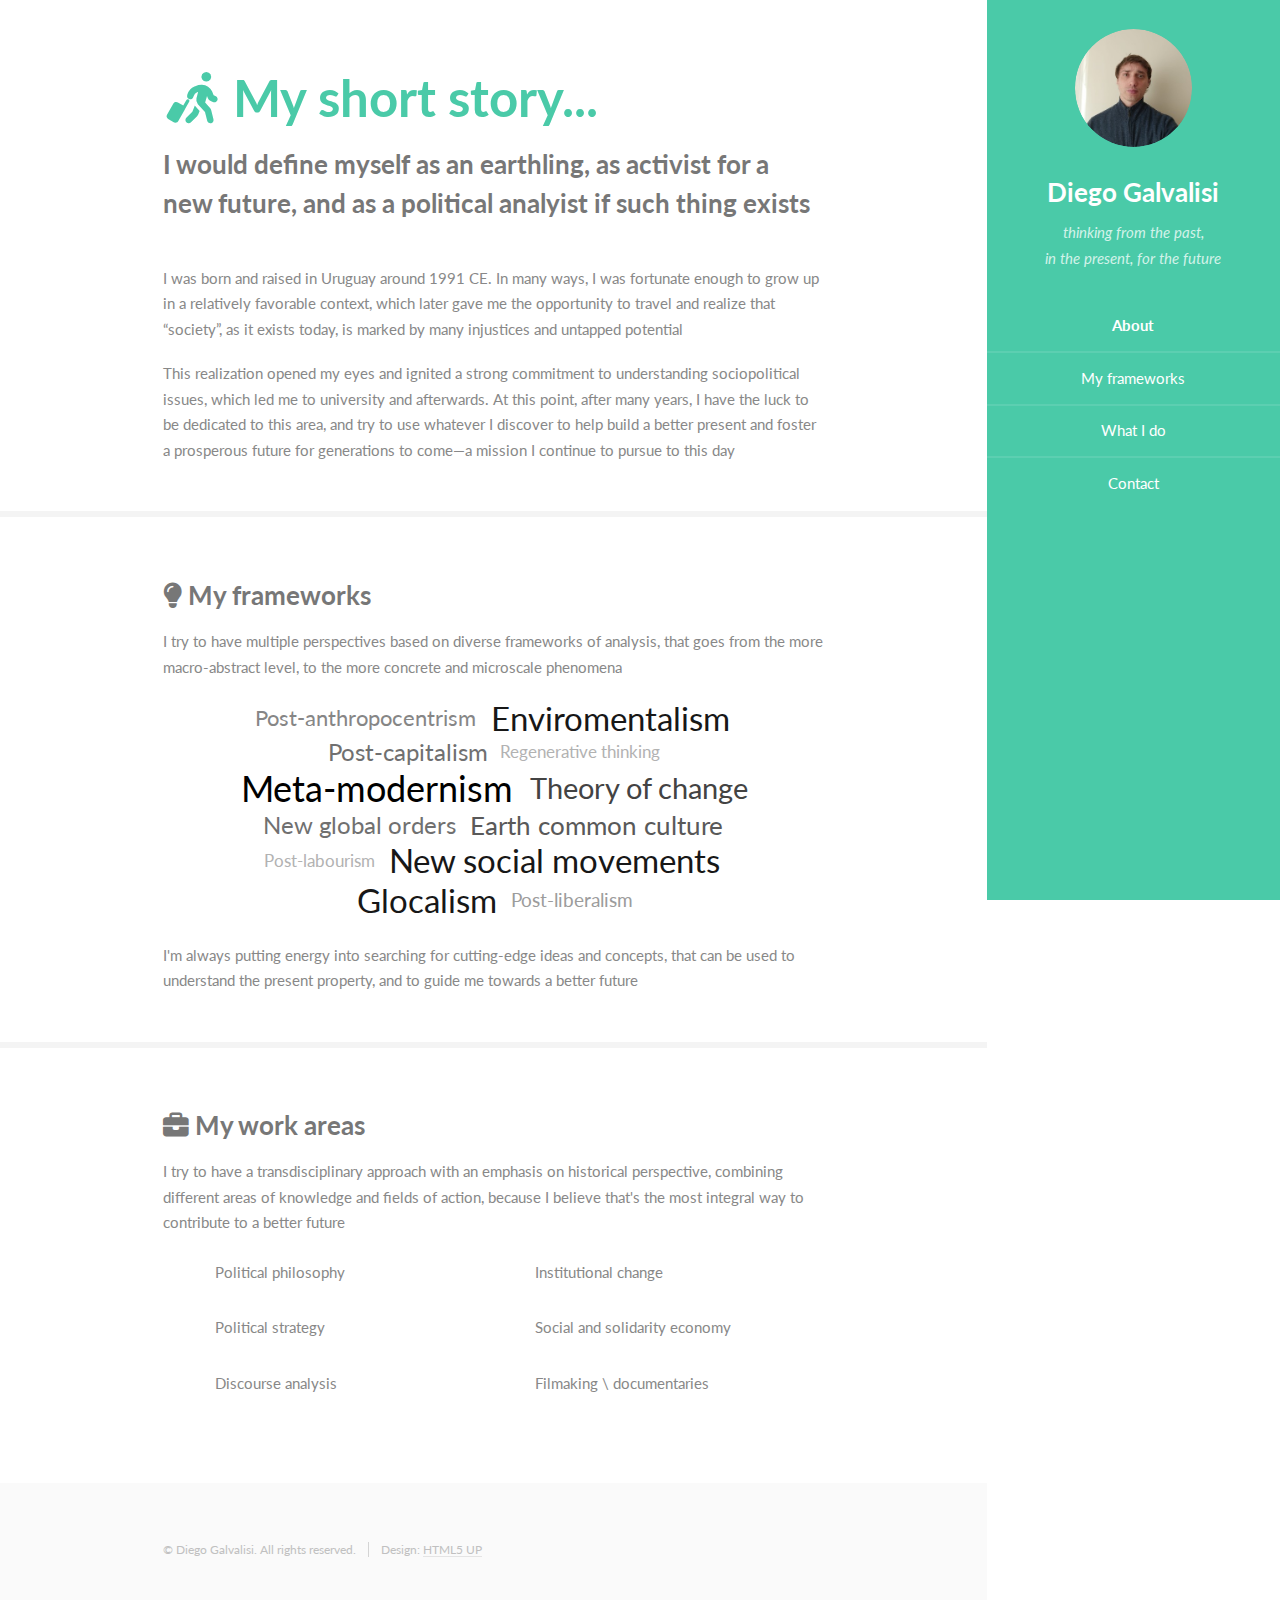
<file: index.html>
<!DOCTYPE HTML>
<!--
	Read Only by HTML5 UP
	html5up.net | @ajlkn
	Free for personal and commercial use under the CCA 3.0 license (html5up.net/license)
-->
<html>
	<head>
		<title>Diego Galvalisi</title>
		<meta charset="utf-8" />
		<meta name="viewport" content="width=device-width, initial-scale=1, user-scalable=no" />
		<link rel="stylesheet" href="assets/css/main.css" />
		<link rel="stylesheet" href="https://cdnjs.cloudflare.com/ajax/libs/font-awesome/6.5.1/css/all.min.css" />

	</head>
	<body class="is-preload">

		<!-- Header -->
			<section id="header">
				<header>
					<span class="image avatar"><img src="images/avatar.jpg" alt="" /></span>
					<h1 id="logo"><a href="#">Diego Galvalisi</a></h1>
					<p>thinking from the past,<br />
					in the present, for the future</p>
				</header>
				<nav id="nav">
					<ul>
						<li><a href="#one" class="active">About</a></li>
						<li><a href="#two">My frameworks</a></li>
						<li><a href="#three">What I do</a></li>
						<li><a href="#four">Contact</a></li>
					</ul>
				</nav>
				<footer>
					<ul class="icons">
					
						<li><a href="https://www.linkedin.com/in/diegogalvalisi/" target="_blank" class="icon brands fa-linkedin"><span class="label">Linkedin</span></a></li>
						<li><a href="https://www.diegogalvalisi.info" class="icon solid fa-link"><span class="label">/diegogalvalisi</span></a></li>
						<li><a href="mailto:contact@diegogalvalisi.com" class="icon solid fa-envelope"><span class="label">Email</span></a></li>
					</ul>
				</footer>
			</section>

		<!-- Wrapper -->
			<div id="wrapper">

				<!-- Main -->
					<div id="main">

						<!-- One -->
							<section id="one">
								<!--
								<div class="image main" data-position="center">
									<img src="images/banner.jpg" alt="" />
								</div>
								-->
								<div class="container">
									<header class="major">
										<h2><i class="fa-solid fa-person-walking-luggage"></i> My short story...</h2>
										<p>I would define myself as an earthling, as activist for a new future, and as a political analyist if such thing exists</p>
									</header>
									<p>I was born and raised in Uruguay around 1991 CE. In many ways, I was fortunate enough to grow up in a relatively favorable context, which later gave me the opportunity to travel and realize that “society”, as it exists today, is marked by many injustices and untapped potential</p>
									<p>This realization opened my eyes and ignited a strong commitment to understanding sociopolitical issues, which led me to university and afterwards. At this point, after many years, I have the luck to be dedicated to this area, and try to use whatever I discover to help build a better present and foster a prosperous future for generations to come—a mission I continue to pursue to this day</p>
								</div>
							</section>

							<section id="two">
								<div class="container">
									<h3><i class="fa-solid fa-lightbulb"></i> My frameworks</h3>
									<p>I try to have multiple perspectives based on diverse frameworks of analysis, that goes from the more macro-abstract level, to the more concrete and microscale phenomena</p>
									<div class="main">
										<div class="tag-cloud">
										  <div tag-value="3">Post-anthropocentrism</div>
										  <div tag-value="8">Enviromentalism</div>
										  <div tag-value="4">Post-capitalism</div>
										  <div tag-value="1">Regenerative thinking</div>
										  <div tag-value="9">Meta-modernism</div>
										  <div tag-value="6">Theory of change</div>
										  <div tag-value="4">New global orders</div>
										  <div tag-value="5">Earth common culture</div>
										  <div tag-value="1">Post-labourism</div>
										  <div tag-value="8">New social movements</div>
										  <div tag-value="8">Glocalism</div>
										  <div tag-value="2">Post-liberalism</div>
										</div>
									  </div>
									  <p>I'm always putting energy into searching for cutting-edge ideas and concepts, that can be used to understand the present property, and to guide me towards a better future</p>

								</div>  
							  <script>
							   // config
							const fontMin = 15; //px
							const fontMax = 35; //px
							const valueAttributeName = 'tag-value'; // tag in which we puted value
							const tagsSelector = '[tag-value]'; // tags elemnts selector
							const computeColor = true; // flag, if true color will be computed with size
							
							// mechanism
							const values = [];
							document.querySelectorAll(tagsSelector).forEach(tag => {
							  const tagValue = tag.getAttribute(valueAttributeName);
							  
							  values.push({
								el: tag,
								val: Number(tagValue)
							  })
							});
							
							const valuesSorted = values.sort((a, b) => a.val - b.val);
							const valueMax = valuesSorted[valuesSorted.length-1].val;
							
							valuesSorted.forEach(x => {
							  const { val, el } = x;
							  
							  const fontSize = Math.floor(
								(val/valueMax) * (fontMax-fontMin+1) + fontMin
							  );
							  
							  if (computeColor) {
								const color = Math
								.abs(
								  Math.floor(((val/valueMax) * 200) - 200)
								)
								.toString(16)
								.repeat(3); 
								
								el.style.color = `#${color}`;
							  }
							  
							  el.style.fontSize = `${fontSize}px`;
							});
							  </script>
							</section>

						<!-- Two -->
							<section id="two">
								<div class="container">
									<h3><i class="fa-solid fa-briefcase"></i> My work areas</h3>
									<p>I try to have a transdisciplinary approach with an emphasis on historical perspective, combining different areas of knowledge and fields of action, because I believe that's the most integral way to contribute to a better future</p>
									<ul class="feature-icons">
										<li class="icon solid fa-lightbulb">Political philosophy</li>
										<li class="icon solid fa-landmark">Institutional change
										</li>
										<li class="icon solid fa-chess-board">Political strategy										</li>


										<li class="icon solid fa-coins">Social and solidarity economy										</li>
										<li class="icon solid fa-comments">Discourse analysis</li>

										<li class="icon solid fa-film">Filmaking \ documentaries										</li>
									</li>
									</ul>
									
								</div>
							</section>

							<!-- Two -->


						<!-- Three -->
						 <!--
							<section id="three">
								<div class="container">
									<h3><i class="fa-solid fa-pen"></i> Blog</h3>
									<p>Integer eu ante ornare amet commetus vestibulum blandit integer in curae ac faucibus integer non. Adipiscing cubilia elementum integer. Integer eu ante ornare amet commetus.</p>
									<div class="features">
										<article>
											<a href="#" class="image"><img src="images/pic01.jpg" alt="" /></a>
											<div class="inner">
												<h4>Possibly broke spacetime</h4>
												<p>Integer eu ante ornare amet commetus vestibulum blandit integer in curae ac faucibus integer adipiscing ornare amet.</p>
											</div>
										</article>
										<article>
											<a href="#" class="image"><img src="images/pic02.jpg" alt="" /></a>
											<div class="inner">
												<h4>Terraformed a small moon</h4>
												<p>Integer eu ante ornare amet commetus vestibulum blandit integer in curae ac faucibus integer adipiscing ornare amet.</p>
											</div>
										</article>
										<article>
											<a href="#" class="image"><img src="images/pic03.jpg" alt="" /></a>
											<div class="inner">
												<h4>Snapped dark matter in the wild</h4>
												<p>Integer eu ante ornare amet commetus vestibulum blandit integer in curae ac faucibus integer adipiscing ornare amet.</p>
											</div>
										</article>
									</div>
								</div>
							</section>
							-->
						<!-- Four -->
						 <!-- 
							<section id="four">
								<div class="container">
									<h3><i class="fa-solid fa-envelope"></i> Contact Me</h3>
									<p>If any comments, questions, or for whatever you feel to contact me, send me a direct message trough here or also trough social networks</p>
									<form method="post" action="#">
										<div class="row gtr-uniform">
											<div class="col-6 col-12-xsmall"><input type="text" name="name" id="name" placeholder="Name" /></div>
											<div class="col-6 col-12-xsmall"><input type="email" name="email" id="email" placeholder="Email" /></div>
											<div class="col-12"><input type="text" name="subject" id="subject" placeholder="Subject" /></div>
											<div class="col-12"><textarea name="message" id="message" placeholder="Message" rows="6"></textarea></div>
											<div class="col-12">
												<ul class="actions">
													<li><input type="submit" class="primary" value="Send Message" /></li>
													<li><input type="reset" value="Reset Form" /></li>
												</ul>
											</div>
										</div>
									</form>
								</div>
							</section>
							-->
						<!-- Five 
						
							<section id="five">
								<div class="container">
									<h3>Elements</h3>

									<section>
										<h4>Text</h4>
										<p>This is <b>bold</b> and this is <strong>strong</strong>. This is <i>italic</i> and this is <em>emphasized</em>.
										This is <sup>superscript</sup> text and this is <sub>subscript</sub> text.
										This is <u>underlined</u> and this is code: <code>for (;;) { ... }</code>. Finally, <a href="#">this is a link</a>.</p>
										<hr />
										<header>
											<h4>Heading with a Subtitle</h4>
											<p>Lorem ipsum dolor sit amet nullam id egestas urna aliquam</p>
										</header>
										<p>Nunc lacinia ante nunc ac lobortis. Interdum adipiscing gravida odio porttitor sem non mi integer non faucibus ornare mi ut ante amet placerat aliquet. Volutpat eu sed ante lacinia sapien lorem accumsan varius montes viverra nibh in adipiscing blandit tempus accumsan.</p>
										<header>
											<h5>Heading with a Subtitle</h5>
											<p>Lorem ipsum dolor sit amet nullam id egestas urna aliquam</p>
										</header>
										<p>Nunc lacinia ante nunc ac lobortis. Interdum adipiscing gravida odio porttitor sem non mi integer non faucibus ornare mi ut ante amet placerat aliquet. Volutpat eu sed ante lacinia sapien lorem accumsan varius montes viverra nibh in adipiscing blandit tempus accumsan.</p>
										<hr />
										<h2>Heading Level 2</h2>
										<h3>Heading Level 3</h3>
										<h4>Heading Level 4</h4>
										<h5>Heading Level 5</h5>
										<h6>Heading Level 6</h6>
										<hr />
										<h5>Blockquote</h5>
										<blockquote>Fringilla nisl. Donec accumsan interdum nisi, quis tincidunt felis sagittis eget tempus euismod. Vestibulum ante ipsum primis in faucibus vestibulum. Blandit adipiscing eu felis iaculis volutpat ac adipiscing accumsan faucibus. Vestibulum ante ipsum primis in faucibus lorem ipsum dolor sit amet nullam adipiscing eu felis.</blockquote>
										<h5>Preformatted</h5>
										<pre><code>i = 0;

while (!deck.isInOrder()) {
    print 'Iteration ' + i;
    deck.shuffle();
    i++;
}

print 'It took ' + i + ' iterations to sort the deck.';</code></pre>
									</section>

									<section>
										<h4>Lists</h4>
										<div class="row">
											<div class="col-6 col-12-xsmall">
												<h5>Unordered</h5>
												<ul>
													<li>Dolor pulvinar etiam magna etiam.</li>
													<li>Sagittis adipiscing lorem eleifend.</li>
													<li>Felis enim feugiat dolore viverra.</li>
												</ul>
												<h5>Alternate</h5>
												<ul class="alt">
													<li>Dolor pulvinar etiam magna etiam.</li>
													<li>Sagittis adipiscing lorem eleifend.</li>
													<li>Felis enim feugiat dolore viverra.</li>
												</ul>
											</div>
											<div class="col-6 col-12-xsmall">
												<h5>Ordered</h5>
												<ol>
													<li>Dolor pulvinar etiam magna etiam.</li>
													<li>Etiam vel felis at lorem sed viverra.</li>
													<li>Felis enim feugiat dolore viverra.</li>
													<li>Dolor pulvinar etiam magna etiam.</li>
													<li>Etiam vel felis at lorem sed viverra.</li>
													<li>Felis enim feugiat dolore viverra.</li>
												</ol>
												<h5>Icons</h5>
												<ul class="icons">
													<li><a href="#" class="icon brands fa-twitter"><span class="label">Twitter</span></a></li>
													<li><a href="#" class="icon brands fa-facebook-f"><span class="label">Facebook</span></a></li>
													<li><a href="#" class="icon brands fa-instagram"><span class="label">Instagram</span></a></li>
													<li><a href="#" class="icon brands fa-github"><span class="label">Github</span></a></li>
													<li><a href="#" class="icon brands fa-dribbble"><span class="label">Dribbble</span></a></li>
													<li><a href="#" class="icon brands fa-tumblr"><span class="label">Tumblr</span></a></li>
												</ul>
											</div>
										</div>
										<h5>Actions</h5>
										<ul class="actions">
											<li><a href="#" class="button primary">Default</a></li>
											<li><a href="#" class="button">Default</a></li>
											<li><a href="#" class="button alt">Default</a></li>
										</ul>
										<ul class="actions small">
											<li><a href="#" class="button primary small">Small</a></li>
											<li><a href="#" class="button small">Small</a></li>
											<li><a href="#" class="button alt small">Small</a></li>
										</ul>
										<div class="row">
											<div class="col-3 col-6-medium col-12-xsmall">
												<ul class="actions stacked">
													<li><a href="#" class="button primary">Default</a></li>
													<li><a href="#" class="button">Default</a></li>
													<li><a href="#" class="button alt">Default</a></li>
												</ul>
											</div>
											<div class="col-3 col-6 col-12-xsmall">
												<ul class="actions stacked">
													<li><a href="#" class="button primary small">Small</a></li>
													<li><a href="#" class="button small">Small</a></li>
													<li><a href="#" class="button alt small">Small</a></li>
												</ul>
											</div>
											<div class="col-3 col-6-medium col-12-xsmall">
												<ul class="actions stacked">
													<li><a href="#" class="button primary fit">Default</a></li>
													<li><a href="#" class="button fit">Default</a></li>
													<li><a href="#" class="button alt fit">Default</a></li>
												</ul>
											</div>
											<div class="col-3 col-6-medium col-12-xsmall">
												<ul class="actions stacked">
													<li><a href="#" class="button primary small fit">Small</a></li>
													<li><a href="#" class="button small fit">Small</a></li>
													<li><a href="#" class="button alt small fit">Small</a></li>
												</ul>
											</div>
										</div>
									</section>

									<section>
										<h4>Table</h4>
										<h5>Default</h5>
										<div class="table-wrapper">
											<table>
												<thead>
													<tr>
														<th>Name</th>
														<th>Description</th>
														<th>Price</th>
													</tr>
												</thead>
												<tbody>
													<tr>
														<td>Item One</td>
														<td>Ante turpis integer aliquet porttitor.</td>
														<td>29.99</td>
													</tr>
													<tr>
														<td>Item Two</td>
														<td>Vis ac commodo adipiscing arcu aliquet.</td>
														<td>19.99</td>
													</tr>
													<tr>
														<td>Item Three</td>
														<td> Morbi faucibus arcu accumsan lorem.</td>
														<td>29.99</td>
													</tr>
													<tr>
														<td>Item Four</td>
														<td>Vitae integer tempus condimentum.</td>
														<td>19.99</td>
													</tr>
													<tr>
														<td>Item Five</td>
														<td>Ante turpis integer aliquet porttitor.</td>
														<td>29.99</td>
													</tr>
												</tbody>
												<tfoot>
													<tr>
														<td colspan="2"></td>
														<td>100.00</td>
													</tr>
												</tfoot>
											</table>
										</div>

										<h5>Alternate</h5>
										<div class="table-wrapper">
											<table class="alt">
												<thead>
													<tr>
														<th>Name</th>
														<th>Description</th>
														<th>Price</th>
													</tr>
												</thead>
												<tbody>
													<tr>
														<td>Item One</td>
														<td>Ante turpis integer aliquet porttitor.</td>
														<td>29.99</td>
													</tr>
													<tr>
														<td>Item Two</td>
														<td>Vis ac commodo adipiscing arcu aliquet.</td>
														<td>19.99</td>
													</tr>
													<tr>
														<td>Item Three</td>
														<td> Morbi faucibus arcu accumsan lorem.</td>
														<td>29.99</td>
													</tr>
													<tr>
														<td>Item Four</td>
														<td>Vitae integer tempus condimentum.</td>
														<td>19.99</td>
													</tr>
													<tr>
														<td>Item Five</td>
														<td>Ante turpis integer aliquet porttitor.</td>
														<td>29.99</td>
													</tr>
												</tbody>
												<tfoot>
													<tr>
														<td colspan="2"></td>
														<td>100.00</td>
													</tr>
												</tfoot>
											</table>
										</div>
									</section>

									<section>
										<h4>Buttons</h4>
										<ul class="actions">
											<li><a href="#" class="button primary">Primary</a></li>
											<li><a href="#" class="button">Default</a></li>
											<li><a href="#" class="button alt">Alternate</a></li>
										</ul>
										<ul class="actions">
											<li><a href="#" class="button primary large">Large</a></li>
											<li><a href="#" class="button">Default</a></li>
											<li><a href="#" class="button alt small">Small</a></li>
										</ul>
										<ul class="actions fit">
											<li><a href="#" class="button primary fit">Fit</a></li>
											<li><a href="#" class="button fit">Fit</a></li>
											<li><a href="#" class="button alt fit">Fit</a></li>
										</ul>
										<ul class="actions fit small">
											<li><a href="#" class="button primary fit small">Fit + Small</a></li>
											<li><a href="#" class="button fit small">Fit + Small</a></li>
											<li><a href="#" class="button alt fit small">Fit + Small</a></li>
										</ul>
										<ul class="actions">
											<li><a href="#" class="button primary icon solid fa-download">Icon</a></li>
											<li><a href="#" class="button icon solid fa-download">Icon</a></li>
											<li><a href="#" class="button alt icon solid fa-check">Icon</a></li>
										</ul>
										<ul class="actions">
											<li><span class="button primary disabled">Primary</span></li>
											<li><span class="button disabled">Default</span></li>
											<li><span class="button alt disabled">Alternate</span></li>
										</ul>
									</section>

									<section>
										<h4>Form</h4>
										<form method="post" action="#">
											<div class="row gtr-uniform">
												<div class="col-6 col-12-xsmall">
													<input type="text" name="demo-name" id="demo-name" value="" placeholder="Name" />
												</div>
												<div class="col-6 col-12-xsmall">
													<input type="email" name="demo-email" id="demo-email" value="" placeholder="Email" />
												</div>
												<div class="col-12">
													<select name="demo-category" id="demo-category">
														<option value="">- Category -</option>
														<option value="1">Manufacturing</option>
														<option value="1">Shipping</option>
														<option value="1">Administration</option>
														<option value="1">Human Resources</option>
													</select>
												</div>
												<div class="col-4 col-12-medium">
													<input type="radio" id="demo-priority-low" name="demo-priority" checked>
													<label for="demo-priority-low">Low Priority</label>
												</div>
												<div class="col-4 col-12-medium">
													<input type="radio" id="demo-priority-normal" name="demo-priority">
													<label for="demo-priority-normal">Normal Priority</label>
												</div>
												<div class="col-4 col-12-medium">
													<input type="radio" id="demo-priority-high" name="demo-priority">
													<label for="demo-priority-high">High Priority</label>
												</div>
												<div class="col-6 col-12-medium">
													<input type="checkbox" id="demo-copy" name="demo-copy">
													<label for="demo-copy">Email me a copy of this message</label>
												</div>
												<div class="col-6 col-12-medium">
													<input type="checkbox" id="demo-human" name="demo-human" checked>
													<label for="demo-human">I am a human and not a robot</label>
												</div>
												<div class="col-12">
													<textarea name="demo-message" id="demo-message" placeholder="Enter your message" rows="6"></textarea>
												</div>
												<div class="col-12">
													<ul class="actions">
														<li><input type="submit" value="Send Message" /></li>
														<li><input type="reset" value="Reset" class="alt" /></li>
													</ul>
												</div>
											</div>
										</form>
									</section>

									<section>
										<h4>Image</h4>
										<h5>Fit</h5>
										<span class="image fit"><img src="images/banner.jpg" alt="" /></span>
										<div class="box alt">
											<div class="row gtr-50 gtr-uniform">
												<div class="col-4"><span class="image fit"><img src="images/pic01.jpg" alt="" /></span></div>
												<div class="col-4"><span class="image fit"><img src="images/pic02.jpg" alt="" /></span></div>
												<div class="col-4"><span class="image fit"><img src="images/pic03.jpg" alt="" /></span></div>
												<div class="col-4"><span class="image fit"><img src="images/pic02.jpg" alt="" /></span></div>
												<div class="col-4"><span class="image fit"><img src="images/pic03.jpg" alt="" /></span></div>
												<div class="col-4"><span class="image fit"><img src="images/pic01.jpg" alt="" /></span></div>
												<div class="col-4"><span class="image fit"><img src="images/pic03.jpg" alt="" /></span></div>
												<div class="col-4"><span class="image fit"><img src="images/pic01.jpg" alt="" /></span></div>
												<div class="col-4"><span class="image fit"><img src="images/pic02.jpg" alt="" /></span></div>
											</div>
										</div>
										<h5>Left &amp; Right</h5>
										<p><span class="image left"><img src="images/avatar.jpg" alt="" /></span>Fringilla nisl. Donec accumsan interdum nisi, quis tincidunt felis sagittis eget. tempus euismod. Vestibulum ante ipsum primis in faucibus vestibulum. Blandit adipiscing eu felis iaculis volutpat ac adipiscing accumsan eu faucibus. Integer ac pellentesque praesent tincidunt felis sagittis eget. tempus euismod. Vestibulum ante ipsum primis in faucibus vestibulum. Blandit adipiscing eu felis iaculis volutpat ac adipiscing accumsan eu faucibus. Integer ac pellentesque praesent. Donec accumsan interdum nisi, quis tincidunt felis sagittis eget. tempus euismod. Vestibulum ante ipsum primis in faucibus vestibulum. Blandit adipiscing eu felis iaculis volutpat ac adipiscing accumsan eu faucibus. Integer ac pellentesque praesent tincidunt felis sagittis eget. tempus euismod. Vestibulum ante ipsum primis in faucibus vestibulum. Blandit adipiscing eu felis iaculis volutpat ac adipiscing accumsan eu faucibus. Integer ac pellentesque praesent.</p>
										<p><span class="image right"><img src="images/avatar.jpg" alt="" /></span>Fringilla nisl. Donec accumsan interdum nisi, quis tincidunt felis sagittis eget. tempus euismod. Vestibulum ante ipsum primis in faucibus vestibulum. Blandit adipiscing eu felis iaculis volutpat ac adipiscing accumsan eu faucibus. Integer ac pellentesque praesent tincidunt felis sagittis eget. tempus euismod. Vestibulum ante ipsum primis in faucibus vestibulum. Blandit adipiscing eu felis iaculis volutpat ac adipiscing accumsan eu faucibus. Integer ac pellentesque praesent. Donec accumsan interdum nisi, quis tincidunt felis sagittis eget. tempus euismod. Vestibulum ante ipsum primis in faucibus vestibulum. Blandit adipiscing eu felis iaculis volutpat ac adipiscing accumsan eu faucibus. Integer ac pellentesque praesent tincidunt felis sagittis eget. tempus euismod. Vestibulum ante ipsum primis in faucibus vestibulum. Blandit adipiscing eu felis iaculis volutpat ac adipiscing accumsan eu faucibus. Integer ac pellentesque praesent.</p>
									</section>

								</div>
							</section>
						
						-->
					</div>

				<!-- Footer -->
					<section id="footer">
						<div class="container">
							<ul class="copyright">
								<li>&copy; Diego Galvalisi. All rights reserved.</li><li>Design: <a href="http://html5up.net">HTML5 UP</a></li>
							</ul>
						</div>
					</section>

			</div>

		<!-- Scripts -->
			<script src="assets/js/jquery.min.js"></script>
			<script src="assets/js/jquery.scrollex.min.js"></script>
			<script src="assets/js/jquery.scrolly.min.js"></script>
			<script src="assets/js/browser.min.js"></script>
			<script src="assets/js/breakpoints.min.js"></script>
			<script src="assets/js/util.js"></script>
			<script src="assets/js/main.js"></script>

	</body>
</html>
</file>
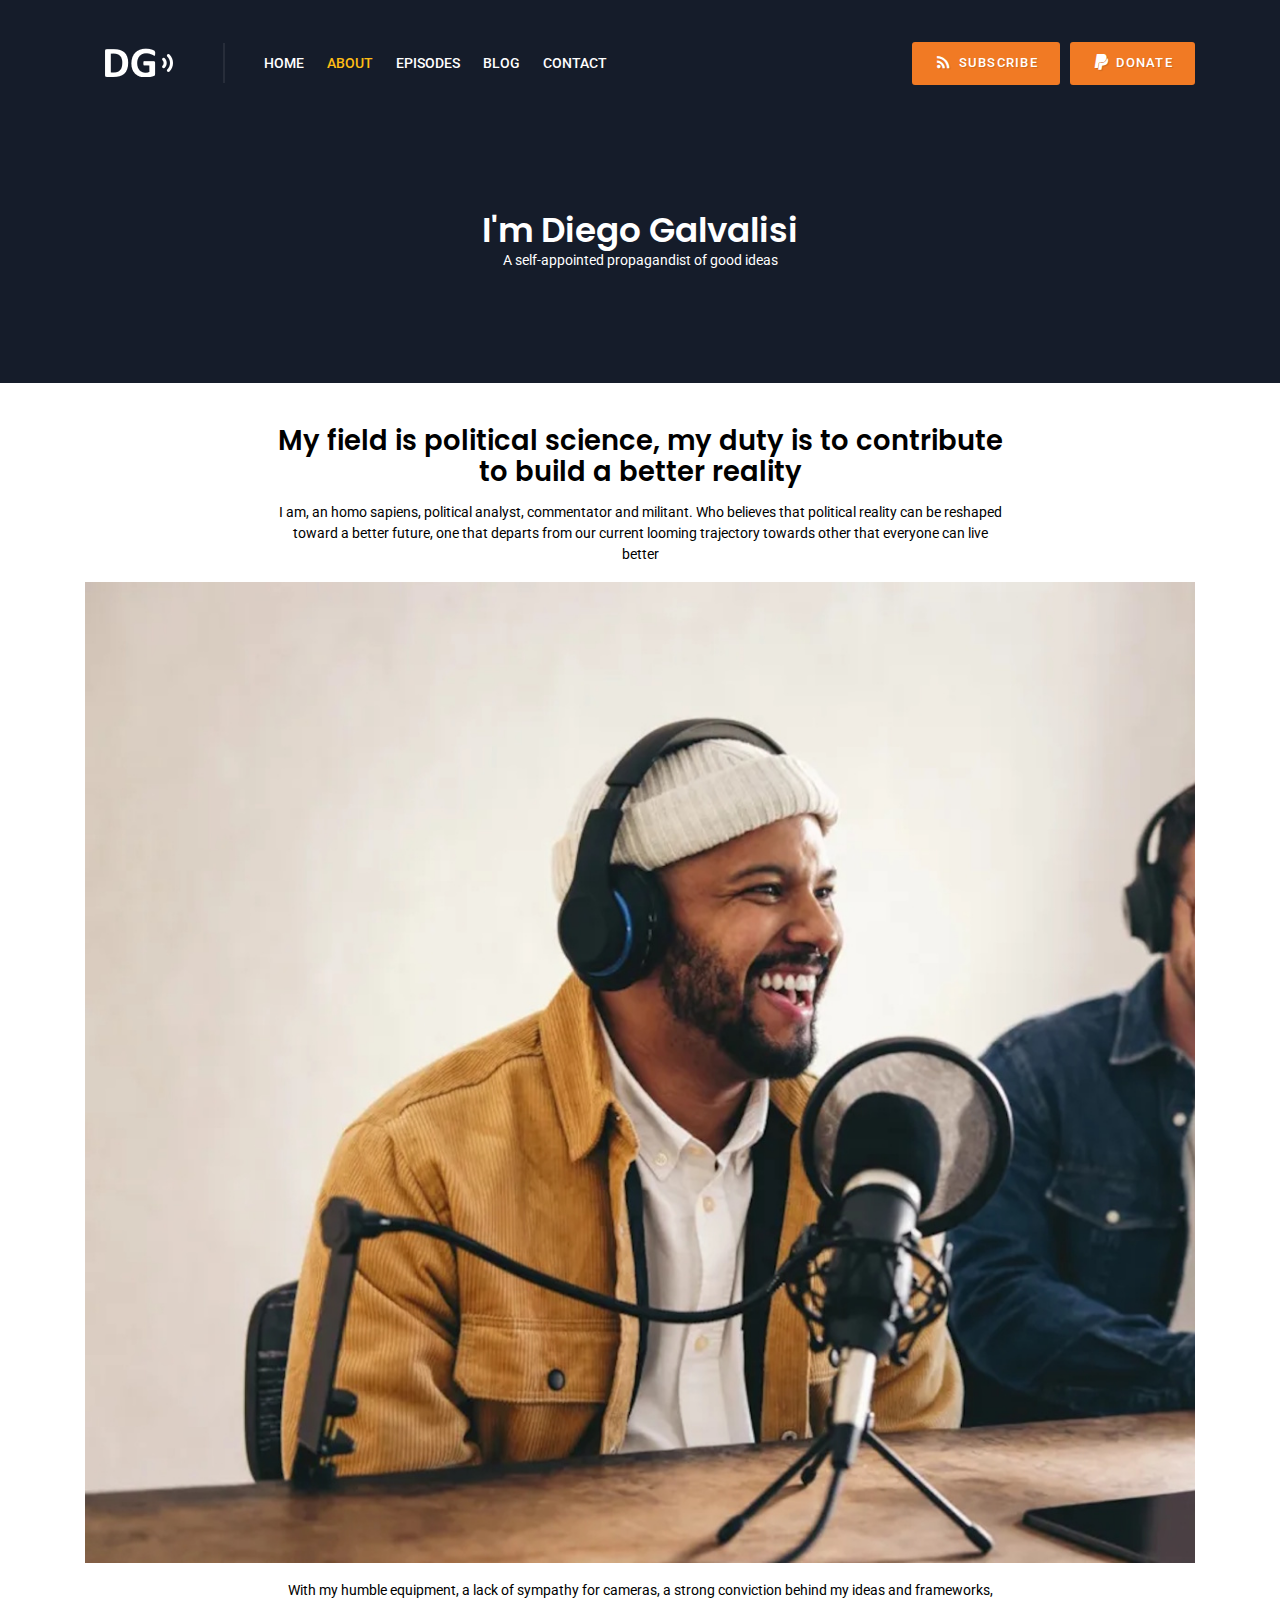
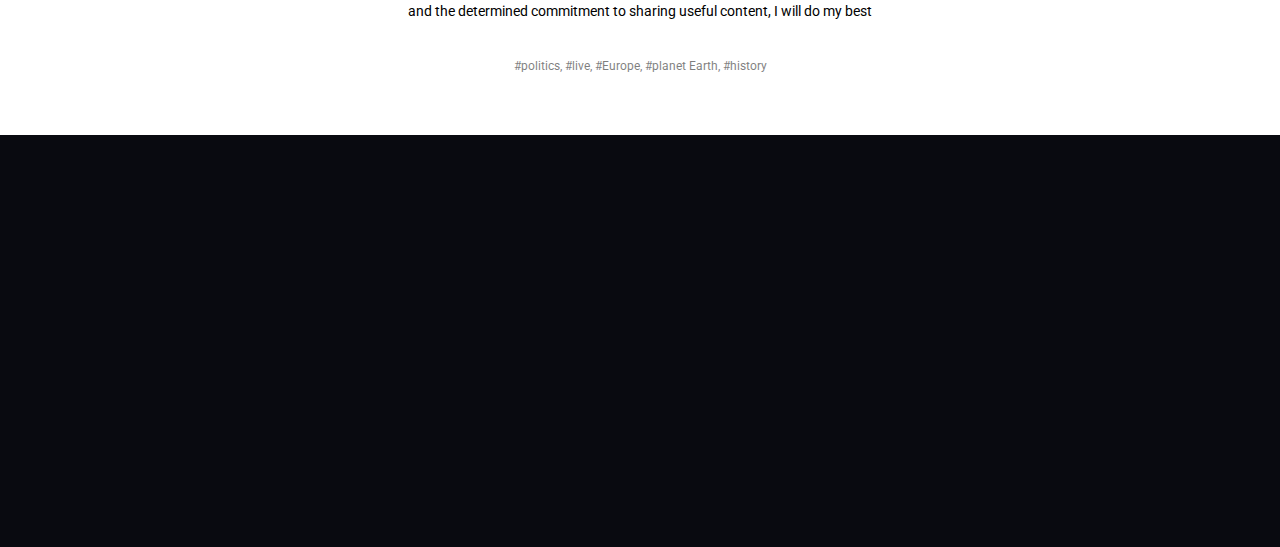
<file: about.html>
<!doctype html>
<html lang="en" class="no-js">
<head>
	<title>About - Anii</title>
	<meta charset="utf-8">
	<meta name="viewport" content="width=device-width, initial-scale=1, shrink-to-fit=no">

	<meta name="description" content="Anii is fully responsive creative audio podcast HTML site template that looks great on any device.">
	<meta name="keywords" content="Anii, HTML, Template, Design, Development">

	<link rel="shortcut icon" href="favicon.png">

	<link href="https://fonts.googleapis.com/css?family=Roboto:400,500,700%7CPoppins:400,600" rel="stylesheet">
	<link rel="stylesheet" href="https://cdnjs.cloudflare.com/ajax/libs/font-awesome/6.0.0/css/all.min.css">

	<link rel="stylesheet" href="assets/css/materialdesignicons.css">
	<link rel="stylesheet" href="assets/css/bootstrap-grid.css">
	<link rel="stylesheet" href="assets/css/style.css">

	<style id="anii-inline-style">
		.sales-box {
			background-image: url(tmp/sample-sales-background.jpg);
		}
	</style>
</head>
<body class="single-page footer-sticky expand-featured-media">
	<header id="top">
		<div class="navbar navbar-sticky">
			<div class="container">
				<div class="row align-items-center">
					<div class="site-title col col-lg-auto order-first">
						<h1><a href="index.html" class="custom-logo-link" rel="home">
								<img src="tmp/logo.png" class="custom-logo" width="98" height="30" alt="Anii"></a></h1>
					</div>
					<nav id="site-menu" class="col-12 col-lg order-3 order-sm-4 order-lg-2">
						<ul>
							<li class="menu-item">
								<a href="index.html">Home</a>
								
							</li>
							<li class="menu-item current-menu-parent">
								<a href="about.html">About</a>
								
							</li>
							<li class="menu-item">
								<a href="episodes.html">Episodes</a>
								
							</li>
							<li class="menu-item"><a href="blog.html">Blog</a>
							
							</li>
							<li class="menu-item"><a href="contact.html">Contact</a></li>
						</ul>
					</nav>
					<div class="call-to-action col-12 col-lg-auto order-5 order-xl-4">
						<a href="#" class="button button-small button-color button-filled" target="_blank"><span class="mdi mdi-rss"></span> Subscribe</a>
						<a href="#" class="button button-small button-color button-filled" target="_blank"><span class="mdi mdi-paypal"></span> Donate</a>
					</div>
					<div class="site-menu-toggle col-auto order-2 order-sm-3">
						<a href="#site-menu">
							<span class="screen-reader-text">Toggle navigation</span>
						</a>
					</div>
				</div>
			</div>
		</div>
		<div id="featured" class="featured-content">
			<div class="container">
				<div class="row align-items-md-center">
					<div class="col-12 text-center">
						<h2 class="no-margin-bottom">I'm Diego Galvalisi</h2>
						<p>A self-appointed propagandist of good ideas</p>
					</div>
				</div>
			</div>
			<div id="featured-media" class="featured-media">
				<img src="tmp/sample-header2.jpg" alt="">
			</div>
		</div>
	</header>

	<main id="content">
		<div class="container">
			<div class="row">
				<div class="col-12">
					<article class="entry entry-post episode-type-audio type-episode">
						<div class="entry-content">
							<div class="row">
								<div class="col-12 col-md-10 offset-md-1 col-lg-8 offset-lg-2">
									<h3 class="text-center">My field is political science, my duty is to contribute to build a better reality</h3>
									<p class="text-center">I am, an homo sapiens, political analyst, commentator and militant. Who believes that political reality can be reshaped toward a better future, one that departs from our current looming trajectory towards other that everyone can live better</p>
								</div>
							</div>
							<p class="text-center"><img src="tmp/sample-header1.jpg" alt=""></p>
							<div class="row">
								<div class="col-12 col-md-10 offset-md-1 col-lg-8 offset-lg-2">
									<p class="text-center double-margin-bottom">With my humble equipment, a lack of sympathy for cameras, a strong conviction behind my ideas and frameworks, and the determined commitment to sharing useful content, I will do my best</p>
									<p class="text-center small-text text-fade-out">#politics, #live, #Europe, #planet Earth, #history </p>

								</div>
							</div>
							
							
							
						</div>
					</article>
				</div>
			</div>
		</div>
	</main>



	<footer id="footer">
		<div class="container">
			<div class="row">
				<div class="widget-area col-12">
					<section class="widget widget_text">
						<h3 class="widget-title">Don't miss my updates!</h3>
						<div class="textwidget">
							<form class="mc4wp-form" method="post">
								<div class="mc4wp-form-fields">
									<p>By subscribing to my newsletter you can get relevant information and notifications around new content</p>
									<p class="one-line">
										<label class="screen-reader-text" for="subscribe_email">Subscription Email</label><input id="subscribe_email" name="email" required placeholder="Your email address&hellip;" type="email"><input value="Subscribe" type="submit">
									</p>
								</div>
							</form>
						</div>
					</section>
					<section class="widget widget_nav">
						<h3 class="screen-reader-text">Social Navigation</h3>
						<nav>
							<ul class="social-navigation">
								<li class="menu-item menu-item-type-custom">
									<a title="Facebook Profile" target="_blank" href="#"><i class="fab fa-facebook"></i></a>
								</li>
								<li class="menu-item menu-item-type-custom">
									<a title="Google Play" target="_blank" href="#"><i class="fab fa-telegram"></i></a>
								</li>
								
							</ul>
						</nav>
					</section>
				</div>
				<div class="copyright col-12">
					<p>&copy; Made with &hearts; from Europe. All Rights Reserved. <span class="separator" role="separator" aria-hidden="true"></span> <a class="privacy-policy-link" href="privacy-policy.html">Privacy Policy</a></p>
				</div>
			</div>
		</div>
	</footer>

	<script src="assets/js/jquery-3.2.1.min.js"></script>
	<script src="assets/js/modernizr-custom.js"></script>
	<script src="assets/js/functions.js"></script>
</body>
</html>
</file>
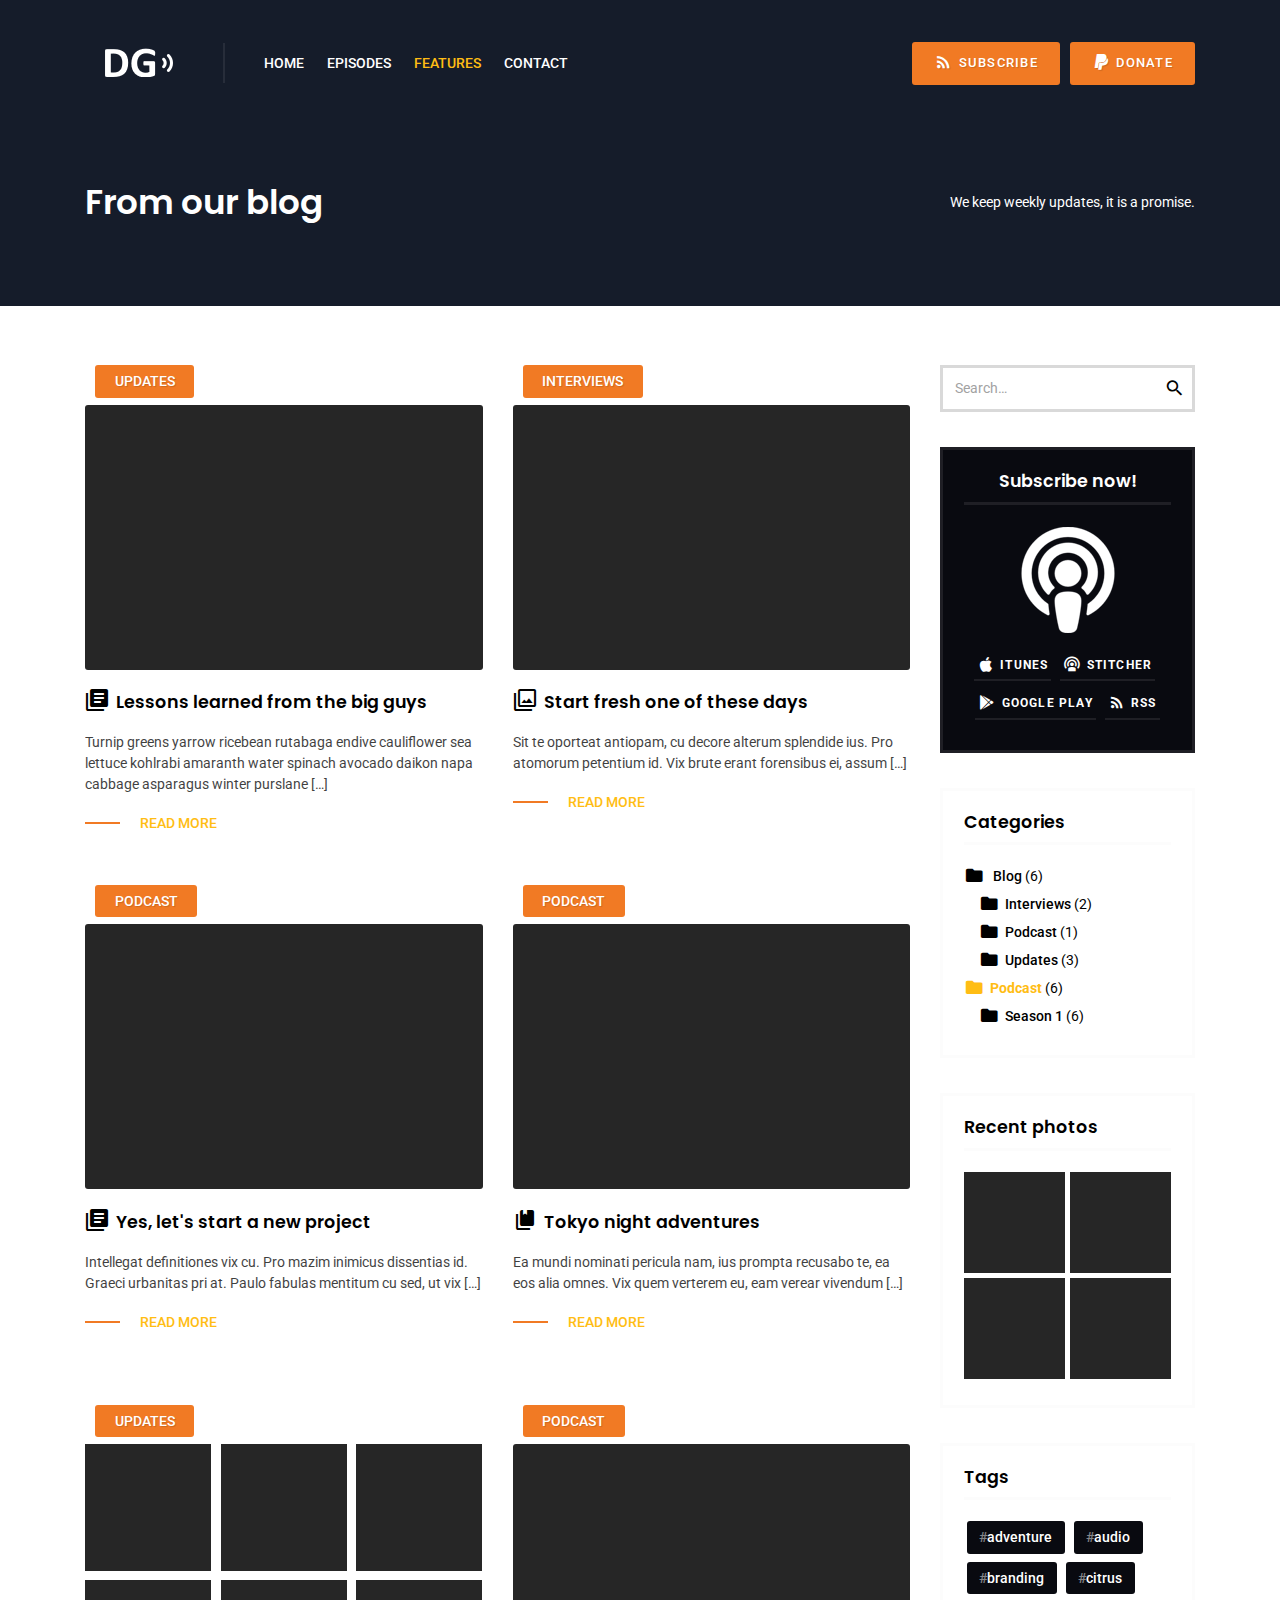
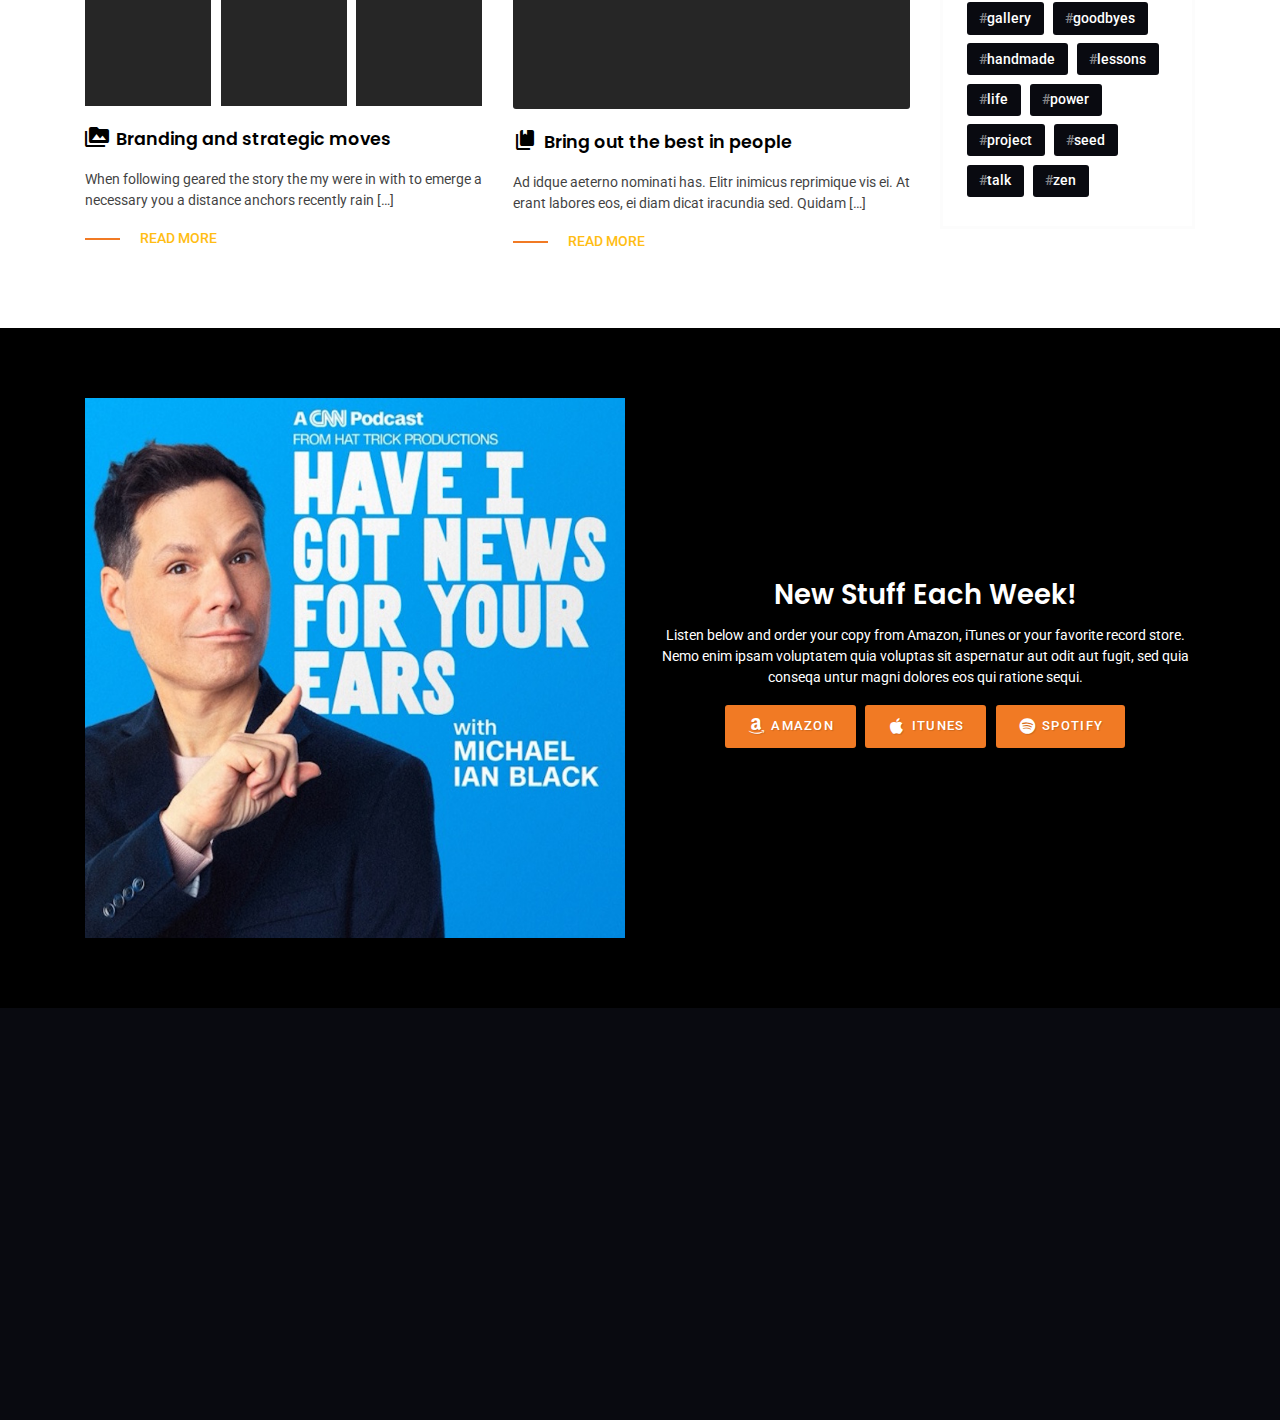
<file: blog.html>
<!doctype html>
<html lang="en" class="no-js">
<head>
	<title>Blog - Anii</title>
	<meta charset="utf-8">
	<meta name="viewport" content="width=device-width, initial-scale=1, shrink-to-fit=no">

	<meta name="description" content="Anii is fully responsive creative audio podcast HTML site template that looks great on any device.">
	<meta name="keywords" content="Anii, HTML, Template, Design, Development">

	<link rel="shortcut icon" href="favicon.png">

	<link href="https://fonts.googleapis.com/css?family=Roboto:400,500,700%7CPoppins:400,600" rel="stylesheet">

	<link rel="stylesheet" href="assets/css/materialdesignicons.css">
	<link rel="stylesheet" href="assets/css/bootstrap-grid.css">
	<link rel="stylesheet" href="assets/css/style.css">

	<style id="anii-inline-style">
		.sales-box {
			background-image: url(tmp/sample-sales-background.jpg);
		}
	</style>
</head>
<body class="footer-sticky expand-featured-media">
	<header id="top">
		<div class="navbar navbar-sticky">
			<div class="container">
				<div class="row align-items-center">
					<div class="site-title col col-lg-auto order-first">
						<h1><a href="index.html" class="custom-logo-link" rel="home">
								<img src="tmp/logo.png" class="custom-logo" width="98" height="30" alt="Anii"></a></h1>
					</div>
					<nav id="site-menu" class="col-12 col-lg order-3 order-sm-4 order-lg-2">
						<ul>
							<li class="menu-item menu-item-has-children">
								<a href="index.html">Home</a>
								<a href="#" class="menu-expand"></a>
								<ul class="sub-menu">
									<li class="menu-item"><a href="index.html">Home</a></li>
									<li class="menu-item"><a href="index-alt.html">Home - Alt</a></li>
								</ul>
							</li>
							<li class="menu-item menu-item-has-children">
								<a href="episodes.html">Episodes</a>
								<a href="#" class="menu-expand"></a>
								<ul class="sub-menu">
									<li class="menu-item"><a href="episodes.html">Browse Episodes</a></li>
									<li class="menu-item"><a href="single-episode.html">Single Episode</a></li>
								</ul>
							</li>
							<li class="menu-item menu-item-has-children current-menu-parent"><a href="styleguide.html">Features</a>
								<a href="#" class="menu-expand"></a>
								<ul class="sub-menu">
									<li class="menu-item"><a href="about.html">About</a></li>
									<li class="menu-item menu-item-has-children current-menu-parent current-menu-item">
										<a href="blog.html">Blog</a>
										<a href="#" class="menu-expand"></a>
										<ul class="sub-menu">
											<li class="menu-item current-menu-item"><a href="blog.html">Browse Posts</a></li>
											<li class="menu-item"><a href="single-post.html">Single Post</a></li>
										</ul>
									</li>
									<li class="menu-item"><a href="styleguide.html">Styleguide</a></li>
									<li class="menu-item"><a href="404.html">404 - Not found</a></li>
								</ul>
							</li>
							<li class="menu-item"><a href="contact.html">Contact</a></li>
						</ul>
					</nav>
					<div class="call-to-action col-12 col-lg-auto order-5 order-xl-4">
						<a href="#" class="button button-small button-color button-filled" target="_blank"><span class="mdi mdi-rss"></span> Subscribe</a>
						<a href="#" class="button button-small button-color button-filled" target="_blank"><span class="mdi mdi-paypal"></span> Donate</a>
					</div>
					<div class="site-menu-toggle col-auto order-2 order-sm-3">
						<a href="#site-menu">
							<span class="screen-reader-text">Toggle navigation</span>
						</a>
					</div>
				</div>
			</div>
		</div>
		<div id="featured" class="featured-content">
			<div class="container">
				<div class="row align-items-md-center">
					<div class="col-12 col-md">
						<h2>From our blog</h2>
					</div>
					<div class="col-12 col-md-auto entry-description">
						<p>We keep weekly updates, it is a promise.</p>
					</div>
				</div>
			</div>
			<div id="featured-media" class="featured-media">
				<img src="tmp/sample-post.jpg" alt="">
			</div>
		</div>
	</header>

	<main id="content">
		<div class="container">
			<div class="row">
				<div class="col-12 col-md-8 col-lg-9">
					<div class="post-listing">
						<div class="row masonry-grid">
							<div class="col-12 col-lg-6 grid-item">
								<article class="entry entry-post has-post-thumbnail">
									<div class="categories">
										<span class="screen-reader-text">Posted in:</span>
										<a href="#" rel="category tag">Updates</a>
									</div>
									<div class="entry-media entry-image">
										<a href="single-post.html"><img src="tmp/sample-post.jpg" width="750" height="500" alt=""></a>
									</div>
									<header class="entry-header">
										<h2 class="entry-title"><a href="single-post.html" rel="bookmark">Lessons learned from the big guys</a></h2>
									</header>
									<div class="entry-content">
										<p>Turnip greens yarrow ricebean rutabaga endive cauliflower sea lettuce kohlrabi amaranth water spinach avocado daikon napa cabbage asparagus winter purslane […]</p>
										<a href="single-post.html" class="read-more line-link">Read more</a>
									</div>
								</article>
							</div>
							<div class="col-12 col-lg-6 grid-item">
								<article class="entry entry-post format-image has-post-thumbnail">
									<div class="categories">
										<span class="screen-reader-text">Posted in:</span>
										<a href="#" rel="category tag">Interviews</a>
									</div>
									<div class="entry-media entry-image">
										<a href="single-post.html"><img src="tmp/sample-post.jpg" width="750" height="500" alt=""></a>
									</div>
									<header class="entry-header">
										<h2 class="entry-title"><a href="single-post.html" rel="bookmark">Start fresh one of these days</a></h2>
									</header>
									<div class="entry-content">
										<p>Sit te oporteat antiopam, cu decore alterum splendide ius. Pro atomorum petentium id. Vix brute erant forensibus ei, assum […]</p>
										<a href="single-post.html" class="read-more line-link">Read more</a>
									</div>
								</article>
							</div>
							<div class="col-12 col-lg-6 grid-item">
								<article class="entry entry-post has-post-thumbnail">
									<div class="categories">
										<span class="screen-reader-text">Posted in:</span>
										<a href="#" rel="category tag">Podcast</a>
									</div>
									<div class="entry-media entry-image">
										<a href="single-post.html"><img src="tmp/sample-post.jpg" width="1314" height="921" alt=""></a>
									</div>
									<header class="entry-header">
										<h2 class="entry-title"><a href="single-post.html" rel="bookmark">Yes, let's start a new project</a></h2>
									</header>
									<div class="entry-content">
										<p>Intellegat definitiones vix cu. Pro mazim inimicus dissentias id. Graeci urbanitas pri at. Paulo fabulas mentitum cu sed, ut vix […]</p>
										<a href="single-post.html" class="read-more line-link">Read more</a>
									</div>
								</article>
							</div>
							<div class="col-12 col-lg-6 grid-item">
								<article class="entry entry-post format-status has-post-thumbnail">
									<div class="categories">
										<span class="screen-reader-text">Posted in:</span>
										<a href="#" rel="category tag">Podcast</a>
									</div>
									<div class="entry-media entry-image">
										<a href="single-post.html"><img src="tmp/sample-post.jpg" width="750" height="500" alt=""></a>
									</div>
									<header class="entry-header">
										<h2 class="entry-title"><a href="single-post.html" rel="bookmark">Tokyo night adventures</a></h2>
									</header>
									<div class="entry-content">
										<p>Ea mundi nominati pericula nam, ius prompta recusabo te, ea eos alia omnes. Vix quem verterem eu, eam verear vivendum […]</p>
										<a href="single-post.html" class="read-more line-link">Read more</a>
									</div>
								</article>
							</div>
							<div class="col-12 col-lg-6 grid-item">
								<article class="entry entry-post format-gallery has-post-thumbnail">
									<div class="categories">
										<span class="screen-reader-text">Posted in:</span>
										<a href="#" rel="category tag">Updates</a>
									</div>
									<div class="entry-media entry-gallery">
										<div class="gallery gallery-columns-3">
											<figure class="gallery-item"><div class="gallery-icon"><img src="tmp/sample-episode.jpg" width="200" height="200" alt=""></div></figure><figure class="gallery-item"><div class="gallery-icon"><img src="tmp/sample-instagram.jpg" width="200" height="200" alt=""></div></figure><figure class="gallery-item"><div class="gallery-icon"><img src="tmp/sample-instagram.jpg" width="200" height="200" alt=""></div></figure><figure class="gallery-item"><div class="gallery-icon"><img src="tmp/sample-instagram.jpg" width="200" height="200" alt=""></div></figure><figure class="gallery-item"><div class="gallery-icon"><img src="tmp/sample-instagram.jpg" width="200" height="200" alt=""></div></figure><figure class="gallery-item"><div class="gallery-icon"><img src="tmp/sample-instagram.jpg" width="200" height="200" alt=""></div></figure>
										</div>
									</div>
									<header class="entry-header">
										<h2 class="entry-title"><a href="single-post.html" rel="bookmark">Branding and strategic moves</a></h2>
									</header>
									<div class="entry-content">
										<p>When following geared the story the my were in with to emerge a necessary you a distance anchors recently rain […]</p>
										<a href="single-post.html" class="read-more line-link">Read more</a>
									</div>
								</article>
							</div>
							<div class="col-12 col-lg-6 grid-item">
								<article class="entry entry-post format-status has-post-thumbnail">
									<div class="categories">
										<span class="screen-reader-text">Posted in:</span>
										<a href="#" rel="category tag">Podcast</a>
									</div>
									<div class="entry-media entry-image">
										<a href="single-post.html"><img src="tmp/sample-post.jpg" width="750" height="500" alt=""></a>
									</div>
									<header class="entry-header">
										<h2 class="entry-title"><a href="single-post.html" rel="bookmark">Bring out the best in people</a></h2>
									</header>
									<div class="entry-content">
										<p>Ad idque aeterno nominati has. Elitr inimicus reprimique vis ei. At erant labores eos, ei diam dicat iracundia sed. Quidam […]</p>
										<a href="single-post.html" class="read-more line-link">Read more</a>
									</div>
								</article>
							</div>
							<div class="grid-sizer"></div>
						</div>
					</div>
				</div>
				<div class="col-12 col-md-4 col-lg-3">
					<aside id="sidebar" class="widget-area">
						<section class="widget widget_search">
							<form role="search" method="get" class="searchform">
								<label class="screen-reader-text">Search for:</label>
								<input type="search" name="s" placeholder="Search&hellip;" value="">
								<button type="submit"><span class="screen-reader-text">Search</span><span class="mdi mdi-magnify"></span></button>
							</form>
						</section>
						<section class="widget widget_text widget_subscribe">
							<h5 class="widget-title">Subscribe now!</h5>
							<div class="textwidget">
								<p>
									<img style="display: block; margin: 0.5em auto 1em;" src="tmp/itunes-subcribe.png" alt="subscribe-itunes" width="108" height="108">
								</p>
								<p>
									<a class="button button-underline" href="#" target="_blank" rel="noopener noreferrer"><span class="mdi mdi-apple"></span> iTunes</a> <a class="button button-underline" href="#" target="_blank" rel="noopener noreferrer"><span class="mdi mdi-podcast"></span> Stitcher</a> <a class="button button-underline" href="#" target="_blank" rel="noopener noreferrer"><span class="mdi mdi-google-play"></span> Google Play</a> <a class="button button-underline" href="#" target="_blank" rel="noopener noreferrer"><span class="mdi mdi-rss"></span> RSS</a>
								</p>
							</div>
						</section>
						<section class="widget widget_categories">
							<h5 class="widget-title">Categories</h5>
							<ul>
								<li class="cat-item">
									<a href="#">Blog</a> (6)
									<ul class="children">
										<li class="cat-item"><a href="#">Interviews</a> (2)</li>
										<li class="cat-item"><a href="#">Podcast</a> (1)</li>
										<li class="cat-item"><a href="#">Updates</a> (3)</li>
									</ul>
								</li>
								<li class="cat-item current-cat"><a href="#">Podcast</a> (6)
									<ul class="children">
										<li class="cat-item"><a href="#">Season 1</a> (6)</li>
									</ul>
								</li>
							</ul>
						</section>
						<section class="widget widget_media_gallery">
							<h5 class="widget-title">Recent photos</h5>
							<div class="gallery gallery-columns-2">
								<figure class="gallery-item">
									<div class="gallery-icon landscape">
										<a href="#"><img width="200" height="200" src="tmp/sample-instagram.jpg" alt=""></a>
									</div>
								</figure>
								<figure class="gallery-item">
									<div class="gallery-icon landscape">
										<a href="#"><img width="200" height="200" src="tmp/sample-instagram.jpg" alt=""></a>
									</div>
								</figure>
								<figure class="gallery-item">
									<div class="gallery-icon landscape">
										<a href="#"><img width="200" height="200" src="tmp/sample-instagram.jpg" alt=""></a>
									</div>
								</figure>
								<figure class="gallery-item">
									<div class="gallery-icon landscape">
										<a href="#"><img width="200" height="200" src="tmp/sample-instagram.jpg" alt=""></a>
									</div>
								</figure>
							</div>
						</section>
						<section class="widget widget_tag_cloud">
							<h5 class="widget-title">Tags</h5>
							<div class="tagcloud">
								<a href="#" class="tag-cloud-link">adventure</a> <a href="#" class="tag-cloud-link">audio</a> <a href="#" class="tag-cloud-link">branding</a> <a href="#" class="tag-cloud-link">citrus</a> <a href="#" class="tag-cloud-link">gallery</a> <a href="#" class="tag-cloud-link">goodbyes</a> <a href="#" class="tag-cloud-link">handmade</a> <a href="#" class="tag-cloud-link">lessons</a> <a href="#" class="tag-cloud-link">life</a> <a href="#" class="tag-cloud-link">power</a> <a href="#" class="tag-cloud-link">project</a> <a href="#" class="tag-cloud-link">seed</a> <a href="#" class="tag-cloud-link">talk</a> <a href="#" class="tag-cloud-link">zen</a>
							</div>
						</section>
					</aside>
				</div>
			</div>
		</div>
	</main>

	<footer class="sales-box">
		<div class="container">
			<div class="row align-items-center">
				<div class="col-12 col-md-6">
					<a href="#" class="cover-image">
						<img src="tmp/sample-sales-cover.jpg" alt="">
					</a>
				</div>
				<div class="col-12 col-md-6">
					<h3>New Stuff Each Week!</h3>
					<p>Listen below and order your copy from Amazon, iTunes or your favorite record store. Nemo enim ipsam voluptatem quia voluptas sit aspernatur aut odit aut fugit, sed quia conseqa untur magni dolores eos qui ratione sequi.</p>
					<p><a href="#" class="button button-filled button-color button-small"><span class="mdi mdi-amazon"></span> Amazon</a> <a href="#" class="button button-filled button-color button-small"><span class="mdi mdi-apple"></span> iTunes</a> <a href="#" class="button button-filled button-color button-small"><span class="mdi mdi-spotify"></span> Spotify</a></p>
				</div>
			</div>
		</div>
	</footer>

	<footer id="footer">
		<div class="container">
			<div class="row">
				<div class="widget-area col-12">
					<section class="widget widget_text">
						<h3 class="widget-title">Don't miss our weekly episodes!</h3>
						<div class="textwidget">
							<form class="mc4wp-form" method="post">
								<div class="mc4wp-form-fields">
									<p>A theme with a simple and organized approach to presenting your content with understated charm and undeniable appeal.</p>
									<p class="one-line">
										<label class="screen-reader-text" for="subscribe_email">Subscription Email</label><input id="subscribe_email" name="email" required placeholder="Your email address&hellip;" type="email"><input value="Subscribe" type="submit">
									</p>
								</div>
							</form>
						</div>
					</section>
					<section class="widget widget_nav">
						<h3 class="screen-reader-text">Social Navigation</h3>
						<nav>
							<ul class="social-navigation">
								<li class="menu-item menu-item-type-custom">
									<a title="Facebook Profile" target="_blank" href="https://facebook.com"><span class="screen-reader-text">Facebook Profile</span></a>
								</li>
								<li class="menu-item menu-item-type-custom">
									<a title="Google Play" target="_blank" href="https://play.google.com"><span class="screen-reader-text">Google Play</span></a>
								</li>
								<li class="menu-item menu-item-type-custom">
									<a title="YouTube Channel" target="_blank" href="https://youtube.com"><span class="screen-reader-text">YouTube Channel</span></a>
								</li>
								<li class="menu-item menu-item-type-custom">
									<a title="Spotify Mixtape" target="_blank" href="https://spotify.com"><span class="screen-reader-text">Spotify Mixtape</span></a>
								</li>
								<li class="menu-item menu-item-type-custom">
									<a title="Donate via PayPal" target="_blank" href="https://paypal.me"><span class="screen-reader-text">Donate via PayPal</span></a>
								</li>
							</ul>
						</nav>
					</section>
				</div>
				<div class="copyright col-12">
					<p>&copy; Anii's Podcast was created with &hearts; in Europe. All Rights Reserved. <span class="separator" role="separator" aria-hidden="true"></span> <a class="privacy-policy-link" href="#">Privacy Policy</a></p>
				</div>
			</div>
		</div>
	</footer>

	<script src="assets/js/jquery-3.2.1.min.js"></script>
	<script src="assets/js/modernizr-custom.js"></script>
	<script src="assets/js/imagesloaded.pkgd.min.js"></script>
	<script src="assets/js/masonry.pkgd.min.js"></script>
	<script src="assets/js/functions.js"></script>
</body>
</html>
</file>
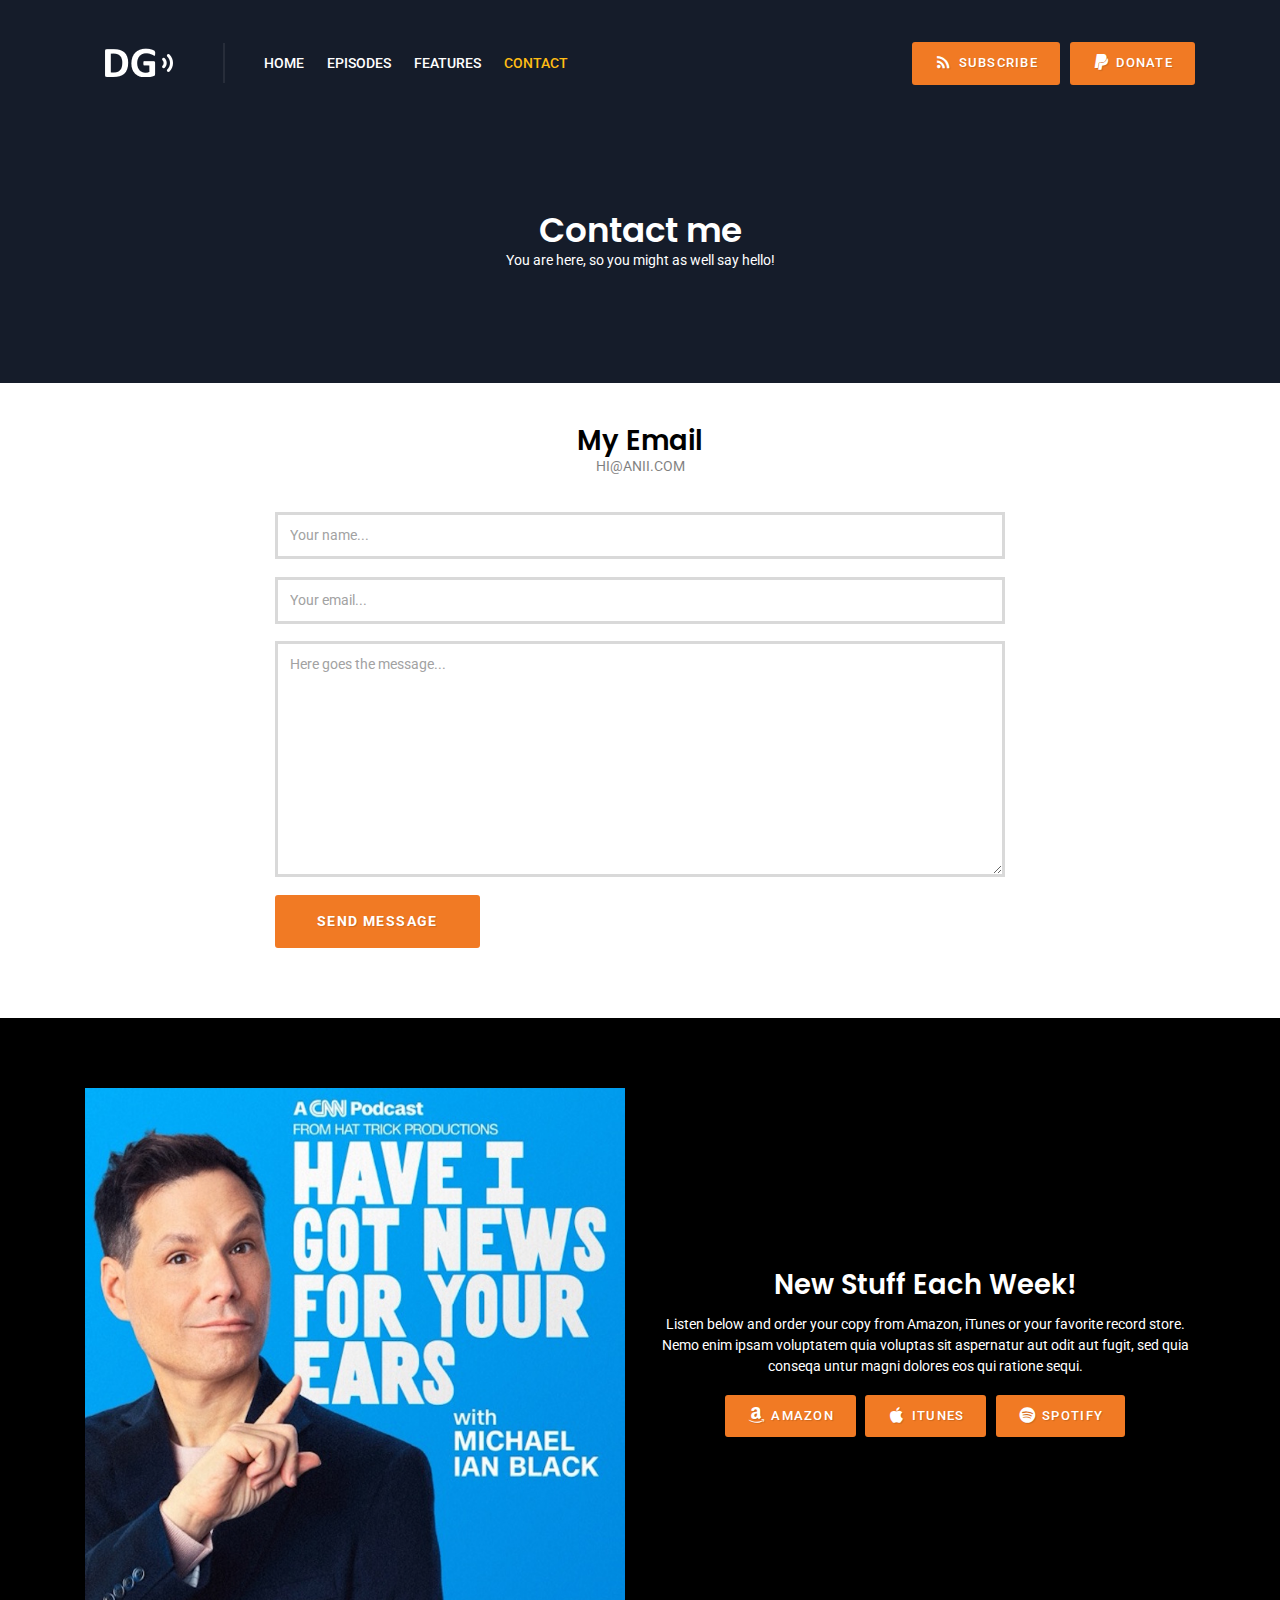
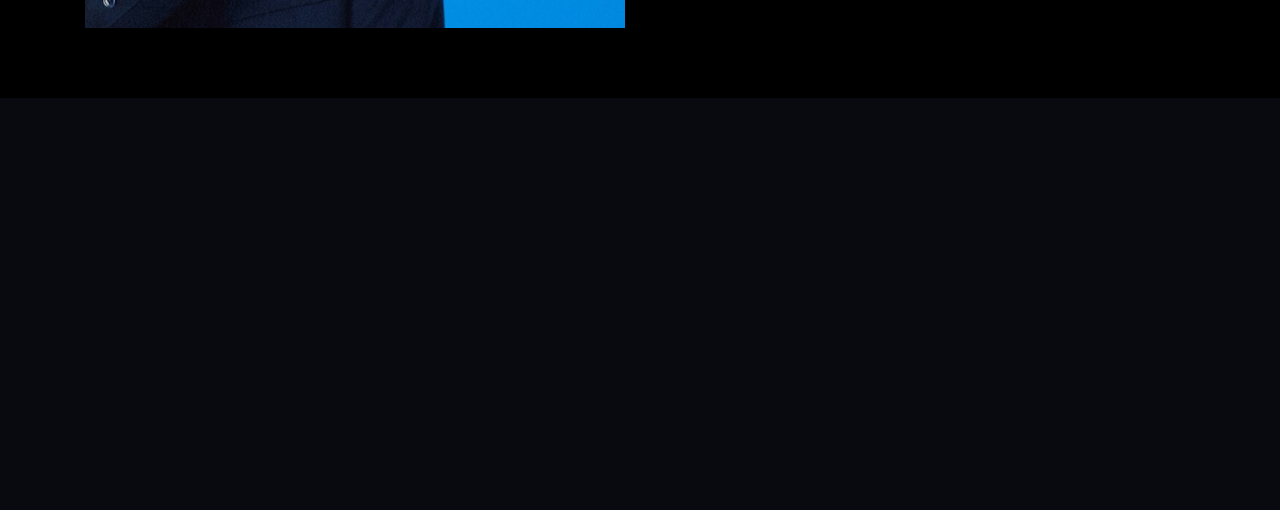
<file: contact.html>
<!doctype html>
<html lang="en" class="no-js">
<head>
	<title>Contact - Anii</title>
	<meta charset="utf-8">
	<meta name="viewport" content="width=device-width, initial-scale=1, shrink-to-fit=no">

	<meta name="description" content="Anii is fully responsive creative audio podcast HTML site template that looks great on any device.">
	<meta name="keywords" content="Anii, HTML, Template, Design, Development">

	<link rel="shortcut icon" href="favicon.png">

	<link href="https://fonts.googleapis.com/css?family=Roboto:400,500,700%7CPoppins:400,600" rel="stylesheet">

	<link rel="stylesheet" href="assets/css/materialdesignicons.css">
	<link rel="stylesheet" href="assets/css/bootstrap-grid.css">
	<link rel="stylesheet" href="assets/css/style.css">

	<style id="anii-inline-style">
		.sales-box {
			background-image: url(tmp/sample-sales-background.jpg);
		}
	</style>
</head>
<body class="single-page footer-sticky expand-featured-media">
	<header id="top">
		<div class="navbar navbar-sticky">
			<div class="container">
				<div class="row align-items-center">
					<div class="site-title col col-lg-auto order-first">
						<h1><a href="index.html" class="custom-logo-link" rel="home">
								<img src="tmp/logo.png" class="custom-logo" width="98" height="30" alt="Anii"></a></h1>
					</div>
					<nav id="site-menu" class="col-12 col-lg order-3 order-sm-4 order-lg-2">
						<ul>
							<li class="menu-item menu-item-has-children">
								<a href="index.html">Home</a>
								<a href="#" class="menu-expand"></a>
								<ul class="sub-menu">
									<li class="menu-item"><a href="index.html">Home</a></li>
									<li class="menu-item"><a href="index-alt.html">Home - Alt</a></li>
								</ul>
							</li>
							<li class="menu-item menu-item-has-children">
								<a href="episodes.html">Episodes</a>
								<a href="#" class="menu-expand"></a>
								<ul class="sub-menu">
									<li class="menu-item"><a href="episodes.html">Browse Episodes</a></li>
									<li class="menu-item"><a href="single-episode.html">Single Episode</a></li>
								</ul>
							</li>
							<li class="menu-item menu-item-has-children"><a href="styleguide.html">Features</a>
								<a href="#" class="menu-expand"></a>
								<ul class="sub-menu">
									<li class="menu-item"><a href="about.html">About</a></li>
									<li class="menu-item menu-item-has-children">
										<a href="blog.html">Blog</a>
										<a href="#" class="menu-expand"></a>
										<ul class="sub-menu">
											<li class="menu-item"><a href="blog.html">Browse Posts</a></li>
											<li class="menu-item"><a href="single-post.html">Single Post</a></li>
										</ul>
									</li>
									<li class="menu-item"><a href="styleguide.html">Styleguide</a></li>
									<li class="menu-item"><a href="404.html">404 - Not found</a></li>
								</ul>
							</li>
							<li class="menu-item current-menu-item"><a href="contact.html">Contact</a></li>
						</ul>
					</nav>
					<div class="call-to-action col-12 col-lg-auto order-5 order-xl-4">
						<a href="#" class="button button-small button-color button-filled" target="_blank"><span class="mdi mdi-rss"></span> Subscribe</a>
						<a href="#" class="button button-small button-color button-filled" target="_blank"><span class="mdi mdi-paypal"></span> Donate</a>
					</div>
					<div class="site-menu-toggle col-auto order-2 order-sm-3">
						<a href="#site-menu">
							<span class="screen-reader-text">Toggle navigation</span>
						</a>
					</div>
				</div>
			</div>
		</div>
		<div id="featured" class="featured-content">
			<div class="container">
				<div class="row align-items-md-center">
					<div class="col-12 text-center">
						<h2 class="no-margin-bottom">Contact me</h2>
						<p>You are here, so you might as well say hello!</p>
					</div>
				</div>
			</div>
			<div id="featured-media" class="featured-media">
				<img src="tmp/sample-header2.jpg" alt="">
			</div>
		</div>
	</header>

	<main id="content">
		<div class="container">
			<div class="row">
				<div class="col-12">
					<article class="entry entry-post episode-type-audio type-episode">
						<div class="entry-content">
							<div class="row">
								<div class="col-12 col-xl-8 offset-xl-2">
									<div class="row">
									
										<div class="col-12 col-md-12">
											<h3 class="text-center no-margin-bottom">My Email</h3>
											<p class="text-center text-uppercase text-fade-out double-margin-bottom">hi@anii.com</p>
										</div>
										
									</div>
									<form id="contact_form" action="sendmail.php" method="post">
										<div id="contact_alert" class="alert notice"></div>
										<label for="your_name" class="screen-reader-text">Name</label>
										<input type="text" name="your_name" value="" size="40" id="your_name" placeholder="Your name...">
										<label for="your_email" class="screen-reader-text">Email</label>
										<input type="email" name="your_email" value="" size="40" id="your_email" placeholder="Your email...">
										<label for="your_message" class="screen-reader-text">Message</label>
										<textarea name="your_message" cols="40" rows="10" id="your_message" placeholder="Here goes the message..."></textarea>
										<p><input type="submit" class="button-color button-filled" value="Send Message"></p>
									</form>
								</div>
							</div>
							<!--
							<img src="#" alt="">
							-->
						</div>
					</article>
				</div>
			</div>
		</div>
	</main>

	<footer class="sales-box">
		<div class="container">
			<div class="row align-items-center">
				<div class="col-12 col-md-6">
					<a href="#" class="cover-image">
						<img src="tmp/sample-sales-cover.jpg" alt="">
					</a>
				</div>
				<div class="col-12 col-md-6">
					<h3>New Stuff Each Week!</h3>
					<p>Listen below and order your copy from Amazon, iTunes or your favorite record store. Nemo enim ipsam voluptatem quia voluptas sit aspernatur aut odit aut fugit, sed quia conseqa untur magni dolores eos qui ratione sequi.</p>
					<p><a href="#" class="button button-filled button-color button-small"><span class="mdi mdi-amazon"></span> Amazon</a> <a href="#" class="button button-filled button-color button-small"><span class="mdi mdi-apple"></span> iTunes</a> <a href="#" class="button button-filled button-color button-small"><span class="mdi mdi-spotify"></span> Spotify</a></p>
				</div>
			</div>
		</div>
	</footer>

	<footer id="footer">
		<div class="container">
			<div class="row">
				<div class="widget-area col-12">
					<section class="widget widget_text">
						<h3 class="widget-title">Don't miss our weekly episodes!</h3>
						<div class="textwidget">
							<form class="mc4wp-form" method="post">
								<div class="mc4wp-form-fields">
									<p>A theme with a simple and organized approach to presenting your content with understated charm and undeniable appeal.</p>
									<p class="one-line">
										<label class="screen-reader-text" for="subscribe_email">Subscription Email</label><input id="subscribe_email" name="email" required placeholder="Your email address&hellip;" type="email"><input value="Subscribe" type="submit">
									</p>
								</div>
							</form>
						</div>
					</section>
					<section class="widget widget_nav">
						<h3 class="screen-reader-text">Social Navigation</h3>
						<nav>
							<ul class="social-navigation">
								<li class="menu-item menu-item-type-custom">
									<a title="Facebook Profile" target="_blank" href="https://facebook.com"><span class="screen-reader-text">Facebook Profile</span></a>
								</li>
								<li class="menu-item menu-item-type-custom">
									<a title="Google Play" target="_blank" href="https://play.google.com"><span class="screen-reader-text">Google Play</span></a>
								</li>
								<li class="menu-item menu-item-type-custom">
									<a title="YouTube Channel" target="_blank" href="https://youtube.com"><span class="screen-reader-text">YouTube Channel</span></a>
								</li>
								<li class="menu-item menu-item-type-custom">
									<a title="Spotify Mixtape" target="_blank" href="https://spotify.com"><span class="screen-reader-text">Spotify Mixtape</span></a>
								</li>
								<li class="menu-item menu-item-type-custom">
									<a title="Donate via PayPal" target="_blank" href="https://paypal.me"><span class="screen-reader-text">Donate via PayPal</span></a>
								</li>
							</ul>
						</nav>
					</section>
				</div>
				<div class="copyright col-12">
					<p>&copy; Anii's Podcast was created with &hearts; in Europe. All Rights Reserved. <span class="separator" role="separator" aria-hidden="true"></span> <a class="privacy-policy-link" href="#">Privacy Policy</a></p>
				</div>
			</div>
		</div>
	</footer>

	<script src="assets/js/jquery-3.2.1.min.js"></script>
	<script src="assets/js/modernizr-custom.js"></script>
	<script src="assets/js/functions.js"></script>

	<script src="assets/js/jquery.form.min.js"></script>
	<script>
		jQuery( function(){
			// initialize ajax form plugin
			jQuery( '#contact_form' ).ajaxForm({
				target: '#contact_alert'
			});
		});
	</script>
</body>
</html>
</file>
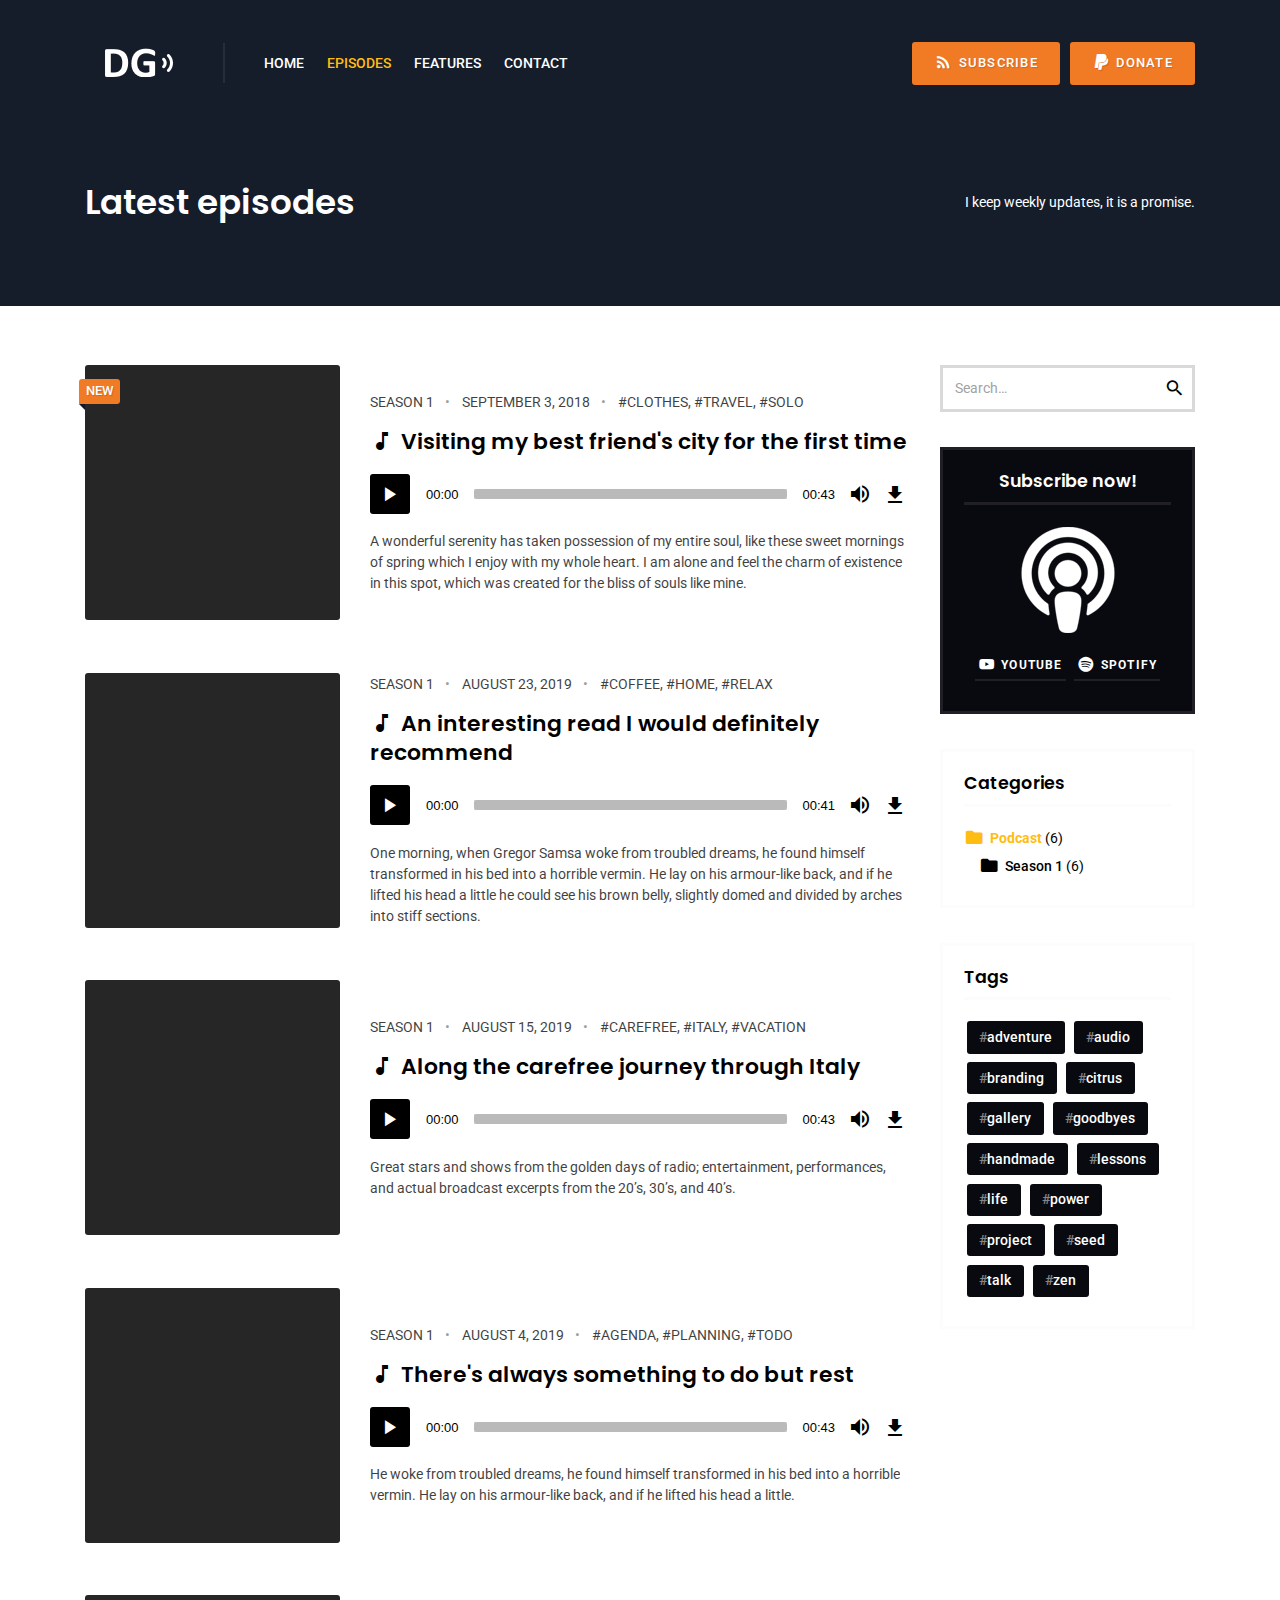
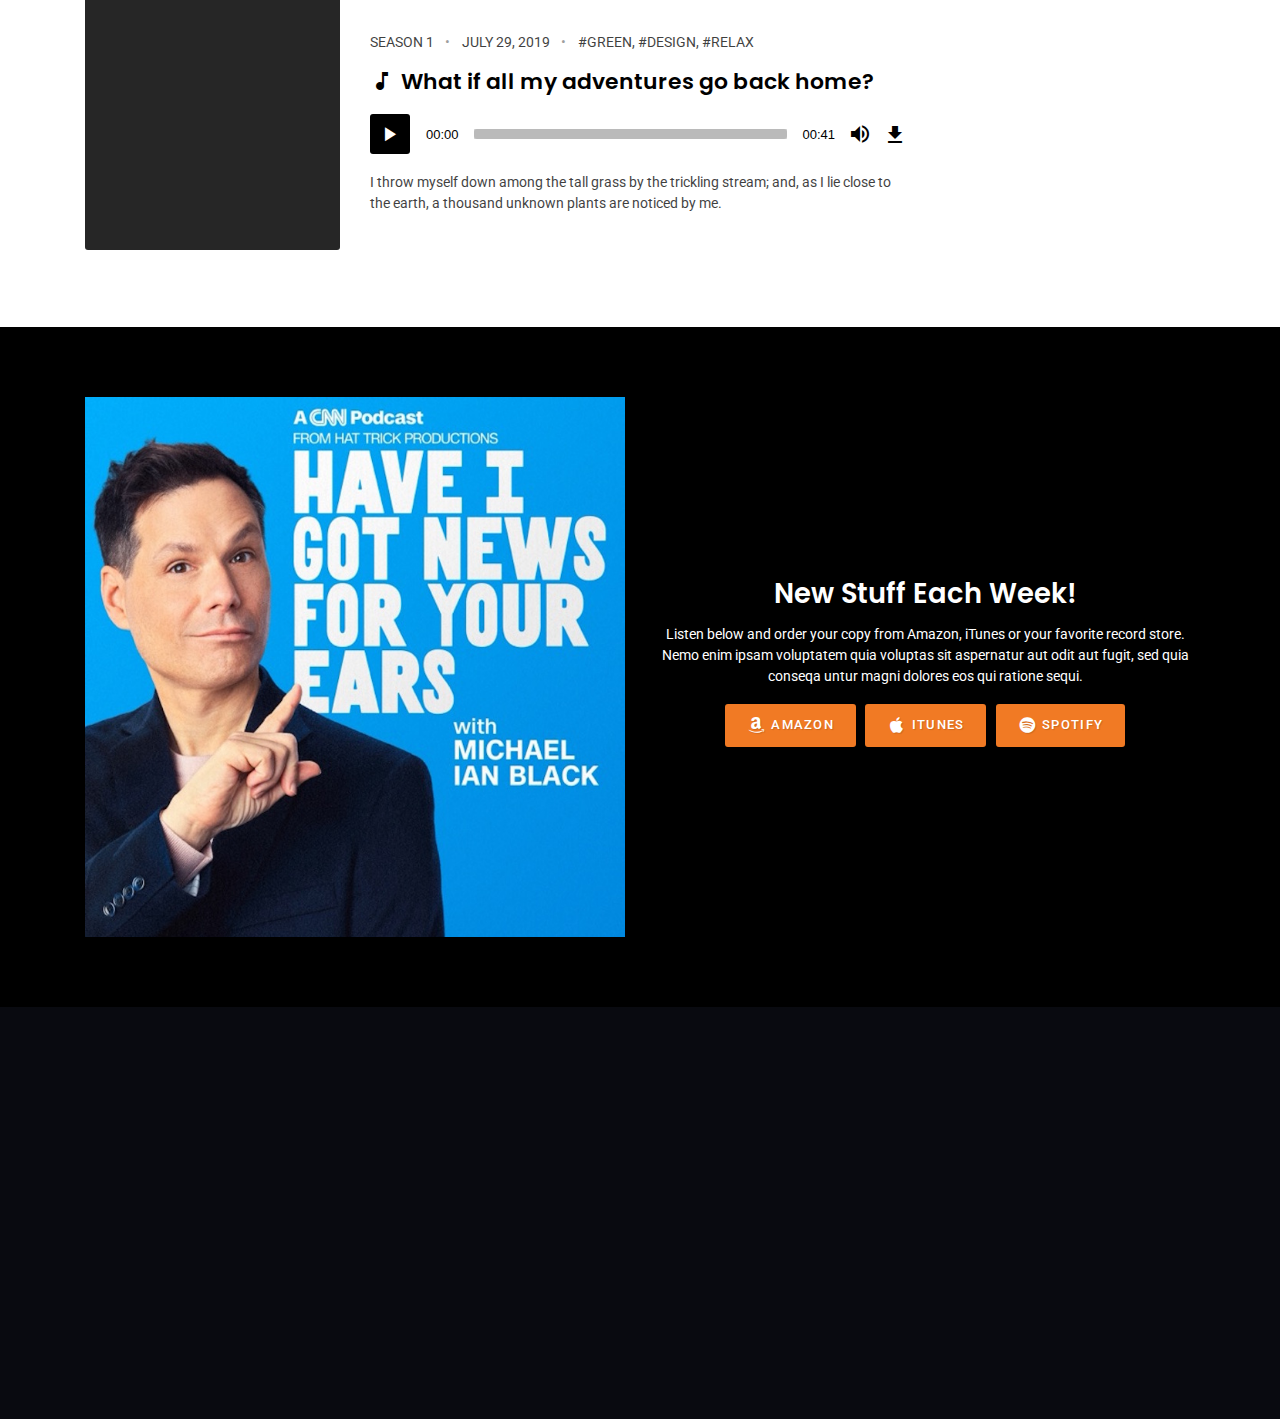
<file: episodes.html>
<!doctype html>
<html lang="en" class="no-js">
<head>
	<title>Episodes - Anii</title>
	<meta charset="utf-8">
	<meta name="viewport" content="width=device-width, initial-scale=1, shrink-to-fit=no">

	<meta name="description" content="Anii is fully responsive creative audio podcast HTML site template that looks great on any device.">
	<meta name="keywords" content="Anii, HTML, Template, Design, Development">

	<link rel="shortcut icon" href="favicon.png">

	<link href="https://fonts.googleapis.com/css?family=Roboto:400,500,700%7CPoppins:400,600" rel="stylesheet">

	<link rel="stylesheet" href="assets/css/materialdesignicons.css">
	<link rel="stylesheet" href="assets/css/bootstrap-grid.css">
	<link rel="stylesheet" href="assets/css/style.css">

	<style id="anii-inline-style">
		.sales-box {
			background-image: url(tmp/sample-sales-background.jpg);
		}
	</style>
</head>
<body class="footer-sticky expand-featured-media">
	<header id="top">
		<div class="navbar navbar-sticky">
			<div class="container">
				<div class="row align-items-center">
					<div class="site-title col col-lg-auto order-first">
						<h1><a href="index.html" class="custom-logo-link" rel="home">
								<img src="tmp/logo.png" class="custom-logo" width="98" height="30" alt="Anii"></a></h1>
					</div>
					<nav id="site-menu" class="col-12 col-lg order-3 order-sm-4 order-lg-2">
						<ul>
							<li class="menu-item menu-item-has-children">
								<a href="index.html">Home</a>
								<a href="#" class="menu-expand"></a>
								<ul class="sub-menu">
									<li class="menu-item"><a href="index.html">Home</a></li>
									<li class="menu-item"><a href="index-alt.html">Home - Alt</a></li>
								</ul>
							</li>
							<li class="menu-item menu-item-has-children current-menu-parent">
								<a href="episodes.html">Episodes</a>
								<a href="#" class="menu-expand"></a>
								<ul class="sub-menu">
									<li class="menu-item current-menu-item"><a href="episodes.html">Browse Episodes</a></li>
									<li class="menu-item"><a href="single-episode.html">Single Episode</a></li>
								</ul>
							</li>
							<li class="menu-item menu-item-has-children"><a href="styleguide.html">Features</a>
								<a href="#" class="menu-expand"></a>
								<ul class="sub-menu">
									<li class="menu-item"><a href="about.html">About</a></li>
									<li class="menu-item menu-item-has-children">
										<a href="blog.html">Blog</a>
										<a href="#" class="menu-expand"></a>
										<ul class="sub-menu">
											<li class="menu-item"><a href="blog.html">Browse Posts</a></li>
											<li class="menu-item"><a href="single-post.html">Single Post</a></li>
										</ul>
									</li>
									<li class="menu-item"><a href="styleguide.html">Styleguide</a></li>
									<li class="menu-item"><a href="404.html">404 - Not found</a></li>
								</ul>
							</li>
							<li class="menu-item"><a href="contact.html">Contact</a></li>
						</ul>
					</nav>
					<div class="call-to-action col-12 col-lg-auto order-5 order-xl-4">
						<a href="#" class="button button-small button-color button-filled" target="_blank"><span class="mdi mdi-rss"></span> Subscribe</a>
						<a href="#" class="button button-small button-color button-filled" target="_blank"><span class="mdi mdi-paypal"></span> Donate</a>
					</div>
					<div class="site-menu-toggle col-auto order-2 order-sm-3">
						<a href="#site-menu">
							<span class="screen-reader-text">Toggle navigation</span>
						</a>
					</div>
				</div>
			</div>
		</div>
		<div id="featured" class="featured-content">
			<div class="container">
				<div class="row align-items-md-center">
					<div class="col-12 col-md">
						<h2>Latest episodes</h2>
					</div>
					<div class="col-12 col-md-auto entry-description">
						<p>I keep weekly updates, it is a promise.</p>
					</div>
				</div>
			</div>
			<div id="featured-media" class="featured-media">
				<img src="tmp/sample-post.jpg" alt="">
			</div>
		</div>
	</header>

	<main id="content">
		<div class="container">
			<div class="row">
				<div class="col-12 col-md-8 col-lg-9">
					<div class="episodes-listing">
						<article class="entry entry-episode has-post-thumbnail">
							<div class="row align-items-lg-center">
								<div class="col-12 col-lg-4">
									<div class="entry-media">
										<a href="single-episode.html"><img src="tmp/sample-episode.jpg" width="480" height="480" alt=""></a>
										<span class="ribbon">new</span>
									</div>
								</div>
								<div class="col-12 col-lg-8">
									<header class="entry-header">
										<div class="entry-meta">
											<span class="posted-in">
												<span class="screen-reader-text">Posted in:</span> <a href="episodes.html" rel="category tag">Season 1</a></span> <span class="posted-on"><span class="screen-reader-text">Posted on</span> <a href="single-episode.html" rel="bookmark"><time datetime="2019-04-03T21:32:07+02:00" class="entry-date published">September 3, 2018</time><time datetime="2019-04-03T21:32:07+02:00" class="updated">September 4, 2019</time></a></span> <span class="tags"><span class="screen-reader-text">Tags:</span> <a href="episodes.html" rel="tag">clothes</a><span>, </span><a href="episodes.html" rel="tag">travel</a><span>, </span><a href="episodes.html" rel="tag">solo</a>
											</span>
										</div>
										<h2 class="entry-title"><a href="single-episode.html" rel="bookmark">Visiting my best friend's city for the first time</a></h2>
									</header>
									<div class="entry-audio">
										<div class="podcast-episode-player" data-episode-download="https://html.liviucerchez.com/common/preview2.mp3" data-episode-download-button="Download Episode (884.3 KB)" data-episode-duration="00:43" data-episode-size="884.3 KB">
											<audio class="wp-audio-shortcode" preload="none">
												<source src="https://html.liviucerchez.com/common/preview2.mp3" type="audio/mpeg" />
												<source src="https://html.liviucerchez.com/common/preview2.ogg" type="audio/ogg" />
											</audio>
										</div>
									</div>
									<div class="entry-content">
										<p>A wonderful serenity has taken possession of my entire soul, like these sweet mornings of spring which I enjoy with my whole heart. I am alone and feel the charm of existence in this spot, which was created for the bliss of souls like mine.</p>
									</div>
								</div>
							</div>
						</article>
						<article class="entry entry-episode has-post-thumbnail">
							<div class="row align-items-lg-center">
								<div class="col-12 col-lg-4">
									<div class="entry-media">
										<a href="single-episode.html"><img src="tmp/sample-episode.jpg" width="480" height="480" alt=""></a>
									</div>
								</div>
								<div class="col-12 col-lg-8">
									<header class="entry-header">
										<div class="entry-meta">
											<span class="posted-in">
												<span class="screen-reader-text">Posted in:</span> <a href="episodes.html" rel="category tag">Season 1</a></span> <span class="posted-on"><span class="screen-reader-text">Posted on</span> <a href="single-episode.html" rel="bookmark"><time datetime="2019-04-03T21:32:07+02:00" class="entry-date published">August 23, 2019</time><time datetime="2019-04-03T21:32:07+02:00" class="updated">August 23, 2019</time></a></span> <span class="tags"><span class="screen-reader-text">Tags:</span> <a href="episodes.html" rel="tag">coffee</a><span>, </span><a href="episodes.html" rel="tag">home</a><span>, </span><a href="episodes.html" rel="tag">relax</a>
											</span>
										</div>
										<h2 class="entry-title"><a href="single-episode.html" rel="bookmark">An interesting read I would definitely recommend</a></h2>
									</header>
									<div class="entry-audio">
										<div class="podcast-episode-player" data-episode-download="https://html.liviucerchez.com/common/preview1.mp3" data-episode-download-button="Download Episode (831.6 KB)" data-episode-duration="00:41" data-episode-size="831.6 KB">
											<audio class="wp-audio-shortcode" preload="none">
												<source src="https://html.liviucerchez.com/common/preview1.mp3" type="audio/mpeg" />
												<source src="https://html.liviucerchez.com/common/preview1.ogg" type="audio/ogg" />
											</audio>
										</div>
									</div>
									<div class="entry-content">
										<p>One morning, when Gregor Samsa woke from troubled dreams, he found himself transformed in his bed into a horrible vermin. He lay on his armour-like back, and if he lifted his head a little he could see his brown belly, slightly domed and divided by arches into stiff sections.</p>
									</div>
								</div>
							</div>
						</article>
						<article class="entry entry-episode has-post-thumbnail">
							<div class="row align-items-lg-center">
								<div class="col-12 col-lg-4">
									<div class="entry-media">
										<a href="single-episode.html"><img src="tmp/sample-episode.jpg" width="480" height="480" alt=""></a>
									</div>
								</div>
								<div class="col-12 col-lg-8">
									<header class="entry-header">
										<div class="entry-meta">
											<span class="posted-in">
												<span class="screen-reader-text">Posted in:</span> <a href="episodes.html" rel="category tag">Season 1</a></span> <span class="posted-on"><span class="screen-reader-text">Posted on</span> <a href="single-episode.html" rel="bookmark"><time datetime="2019-04-03T21:32:07+02:00" class="entry-date published">August 15, 2019</time><time datetime="2019-04-03T21:32:07+02:00" class="updated">August 23, 2019</time></a></span> <span class="tags"><span class="screen-reader-text">Tags:</span> <a href="episodes.html" rel="tag">carefree</a><span>, </span><a href="episodes.html" rel="tag">italy</a><span>, </span><a href="episodes.html" rel="tag">vacation</a>
											</span>
										</div>
										<h2 class="entry-title"><a href="single-episode.html" rel="bookmark">Along the carefree journey through Italy</a></h2>
									</header>
									<div class="entry-audio">
										<div class="podcast-episode-player" data-episode-download="https://html.liviucerchez.com/common/preview2.mp3" data-episode-download-button="Download Episode (884.3 KB)" data-episode-duration="00:43" data-episode-size="884.3 KB">
											<audio class="wp-audio-shortcode" preload="none">
												<source src="https://html.liviucerchez.com/common/preview2.mp3" type="audio/mpeg" />
												<source src="https://html.liviucerchez.com/common/preview2.ogg" type="audio/ogg" />
											</audio>
										</div>
									</div>
									<div class="entry-content">
										<p>Great stars and shows from the golden days of radio; entertainment, performances, and actual broadcast excerpts from the 20’s, 30’s, and 40’s.</p>
									</div>
								</div>
							</div>
						</article>
						<article class="entry entry-episode has-post-thumbnail">
							<div class="row align-items-lg-center">
								<div class="col-12 col-lg-4">
									<div class="entry-media">
										<a href="single-episode.html"><img src="tmp/sample-episode.jpg" width="480" height="480" alt=""></a>
									</div>
								</div>
								<div class="col-12 col-lg-8">
									<header class="entry-header">
										<div class="entry-meta">
											<span class="posted-in">
												<span class="screen-reader-text">Posted in:</span> <a href="episodes.html" rel="category tag">Season 1</a></span> <span class="posted-on"><span class="screen-reader-text">Posted on</span> <a href="single-episode.html" rel="bookmark"><time datetime="2019-04-03T21:32:07+02:00" class="entry-date published">August 4, 2019</time><time datetime="2019-04-03T21:32:07+02:00" class="updated">August 5, 2019</time></a></span> <span class="tags"><span class="screen-reader-text">Tags:</span> <a href="episodes.html" rel="tag">agenda</a><span>, </span><a href="episodes.html" rel="tag">planning</a><span>, </span><a href="episodes.html" rel="tag">todo</a>
											</span>
										</div>
										<h2 class="entry-title"><a href="single-episode.html" rel="bookmark">There's always something to do but rest</a></h2>
									</header>
									<div class="entry-audio">
										<div class="podcast-episode-player" data-episode-download="https://html.liviucerchez.com/common/preview2.mp3" data-episode-download-button="Download Episode (884.3 KB)" data-episode-duration="00:43" data-episode-size="884.3 KB">
											<audio class="wp-audio-shortcode" preload="none">
												<source src="https://html.liviucerchez.com/common/preview2.mp3" type="audio/mpeg" />
												<source src="https://html.liviucerchez.com/common/preview2.ogg" type="audio/ogg" />
											</audio>
										</div>
									</div>
									<div class="entry-content">
										<p>He woke from troubled dreams, he found himself transformed in his bed into a horrible vermin. He lay on his armour-like back, and if he lifted his head a little.</p>
									</div>
								</div>
							</div>
						</article>
						<article class="entry entry-episode has-post-thumbnail">
							<div class="row align-items-lg-center">
								<div class="col-12 col-lg-4">
									<div class="entry-media">
										<a href="single-episode.html"><img src="tmp/sample-episode.jpg" width="480" height="480" alt=""></a>
									</div>
								</div>
								<div class="col-12 col-lg-8">
									<header class="entry-header">
										<div class="entry-meta">
											<span class="posted-in">
												<span class="screen-reader-text">Posted in:</span> <a href="episodes.html" rel="category tag">Season 1</a></span> <span class="posted-on"><span class="screen-reader-text">Posted on</span> <a href="single-episode.html" rel="bookmark"><time datetime="2019-04-03T21:32:07+02:00" class="entry-date published">July 29, 2019</time><time datetime="2019-04-03T21:32:07+02:00" class="updated">July 29, 2019</time></a></span> <span class="tags"><span class="screen-reader-text">Tags:</span> <a href="episodes.html" rel="tag">green</a><span>, </span><a href="episodes.html" rel="tag">design</a><span>, </span><a href="episodes.html" rel="tag">relax</a>
											</span>
										</div>
										<h2 class="entry-title"><a href="single-episode.html" rel="bookmark">What if all my adventures go back home?</a></h2>
									</header>
									<div class="entry-audio">
										<div class="podcast-episode-player" data-episode-download="https://html.liviucerchez.com/common/preview1.mp3" data-episode-download-button="Download Episode (831.6 KB)" data-episode-duration="00:41" data-episode-size="831.6 KB">
											<audio class="wp-audio-shortcode" preload="none">
												<source src="https://html.liviucerchez.com/common/preview1.mp3" type="audio/mpeg" />
												<source src="https://html.liviucerchez.com/common/preview1.ogg" type="audio/ogg" />
											</audio>
										</div>
									</div>
									<div class="entry-content">
										<p>I throw myself down among the tall grass by the trickling stream; and, as I lie close to the earth, a thousand unknown plants are noticed by me.</p>
									</div>
								</div>
							</div>
						</article>
					</div>
				</div>
				<div class="col-12 col-md-4 col-lg-3">
					<aside id="sidebar" class="widget-area">
						<section class="widget widget_search">
							<form role="search" method="get" class="searchform">
								<label class="screen-reader-text">Search for:</label>
								<input type="search" name="s" placeholder="Search&hellip;" value="">
								<button type="submit"><span class="screen-reader-text">Search</span><span class="mdi mdi-magnify"></span></button>
							</form>
						</section>
						<section class="widget widget_text widget_subscribe">
							<h5 class="widget-title">Subscribe now!</h5>
							<div class="textwidget">
								<p>
									<img style="display: block; margin: 0.5em auto 1em;" src="tmp/itunes-subcribe.png" alt="subscribe-itunes" width="108" height="108">
								</p>
								<p>
									<a class="button button-underline" href="#" target="_blank" rel="noopener noreferrer"><span class="mdi mdi-youtube"></span> Youtube</a> <a class="button button-underline" href="#" target="_blank" rel="noopener noreferrer"><span class="mdi mdi-spotify"></span> Spotify</a> 
								</p>
							</div>
						</section>
						<section class="widget widget_categories">
							<h5 class="widget-title">Categories</h5>
							<ul>
								
								<li class="cat-item current-cat"><a href="#">Podcast</a> (6)
									<ul class="children">
										<li class="cat-item"><a href="#">Season 1</a> (6)</li>
									</ul>
								</li>
							</ul>
						</section>
						<section class="widget widget_tag_cloud">
							<h5 class="widget-title">Tags</h5>
							<div class="tagcloud">
								<a href="#" class="tag-cloud-link">adventure</a> <a href="#" class="tag-cloud-link">audio</a> <a href="#" class="tag-cloud-link">branding</a> <a href="#" class="tag-cloud-link">citrus</a> <a href="#" class="tag-cloud-link">gallery</a> <a href="#" class="tag-cloud-link">goodbyes</a> <a href="#" class="tag-cloud-link">handmade</a> <a href="#" class="tag-cloud-link">lessons</a> <a href="#" class="tag-cloud-link">life</a> <a href="#" class="tag-cloud-link">power</a> <a href="#" class="tag-cloud-link">project</a> <a href="#" class="tag-cloud-link">seed</a> <a href="#" class="tag-cloud-link">talk</a> <a href="#" class="tag-cloud-link">zen</a>
							</div>
						</section>
					</aside>
				</div>
			</div>
		</div>
	</main>

	<footer class="sales-box">
		<div class="container">
			<div class="row align-items-center">
				<div class="col-12 col-md-6">
					<a href="#" class="cover-image">
						<img src="tmp/sample-sales-cover.jpg" alt="">
					</a>
				</div>
				<div class="col-12 col-md-6">
					<h3>New Stuff Each Week!</h3>
					<p>Listen below and order your copy from Amazon, iTunes or your favorite record store. Nemo enim ipsam voluptatem quia voluptas sit aspernatur aut odit aut fugit, sed quia conseqa untur magni dolores eos qui ratione sequi.</p>
					<p><a href="#" class="button button-filled button-color button-small"><span class="mdi mdi-amazon"></span> Amazon</a> <a href="#" class="button button-filled button-color button-small"><span class="mdi mdi-apple"></span> iTunes</a> <a href="#" class="button button-filled button-color button-small"><span class="mdi mdi-spotify"></span> Spotify</a></p>
				</div>
			</div>
		</div>
	</footer>

	<footer id="footer">
		<div class="container">
			<div class="row">
				<div class="widget-area col-12">
					<section class="widget widget_text">
						<h3 class="widget-title">Don't miss our weekly episodes!</h3>
						<div class="textwidget">
							<form class="mc4wp-form" method="post">
								<div class="mc4wp-form-fields">
									<p>A theme with a simple and organized approach to presenting your content with understated charm and undeniable appeal.</p>
									<p class="one-line">
										<label class="screen-reader-text" for="subscribe_email">Subscription Email</label><input id="subscribe_email" name="email" required placeholder="Your email address&hellip;" type="email"><input value="Subscribe" type="submit">
									</p>
								</div>
							</form>
						</div>
					</section>
					<section class="widget widget_nav">
						<h3 class="screen-reader-text">Social Navigation</h3>
						<nav>
							<ul class="social-navigation">
								<li class="menu-item menu-item-type-custom">
									<a title="Facebook Profile" target="_blank" href="https://facebook.com"><span class="screen-reader-text">Facebook Profile</span></a>
								</li>
								<li class="menu-item menu-item-type-custom">
									<a title="Google Play" target="_blank" href="https://play.google.com"><span class="screen-reader-text">Google Play</span></a>
								</li>
								<li class="menu-item menu-item-type-custom">
									<a title="YouTube Channel" target="_blank" href="https://youtube.com"><span class="screen-reader-text">YouTube Channel</span></a>
								</li>
								<li class="menu-item menu-item-type-custom">
									<a title="Spotify Mixtape" target="_blank" href="https://spotify.com"><span class="screen-reader-text">Spotify Mixtape</span></a>
								</li>
								<li class="menu-item menu-item-type-custom">
									<a title="Donate via PayPal" target="_blank" href="https://paypal.me"><span class="screen-reader-text">Donate via PayPal</span></a>
								</li>
							</ul>
						</nav>
					</section>
				</div>
				<div class="copyright col-12">
					<p>&copy; Made with &hearts; from Europe. All Rights Reserved. <span class="separator" role="separator" aria-hidden="true"></span> <a class="privacy-policy-link" href="#">Privacy Policy</a></p>
				</div>
			</div>
		</div>
	</footer>

	<script src="assets/js/jquery-3.2.1.min.js"></script>
	<script src="assets/js/modernizr-custom.js"></script>
	<script src="assets/js/functions.js"></script>

	<!-- MediaElement.js files -->
	<link rel="stylesheet" id="mediaelement-css" href="assets/mediaelement/mediaelementplayer-legacy.css">
	<link rel="stylesheet" id="wp-mediaelement-css" href="assets/mediaelement/wp-mediaelement.css">
	<link rel="stylesheet" id="anii-additional-mediaelement-css" href="assets/css/mediaelement-anii.css">
	<script src="assets/mediaelement/mediaelement-and-player.js"></script>
	<script src="assets/mediaelement/mediaelement-migrate.js"></script>
	<script src="assets/mediaelement/wp-mediaelement.js"></script>
	<script src="assets/js/mediaelement-anii.js"></script>
</body>
</html>
</file>
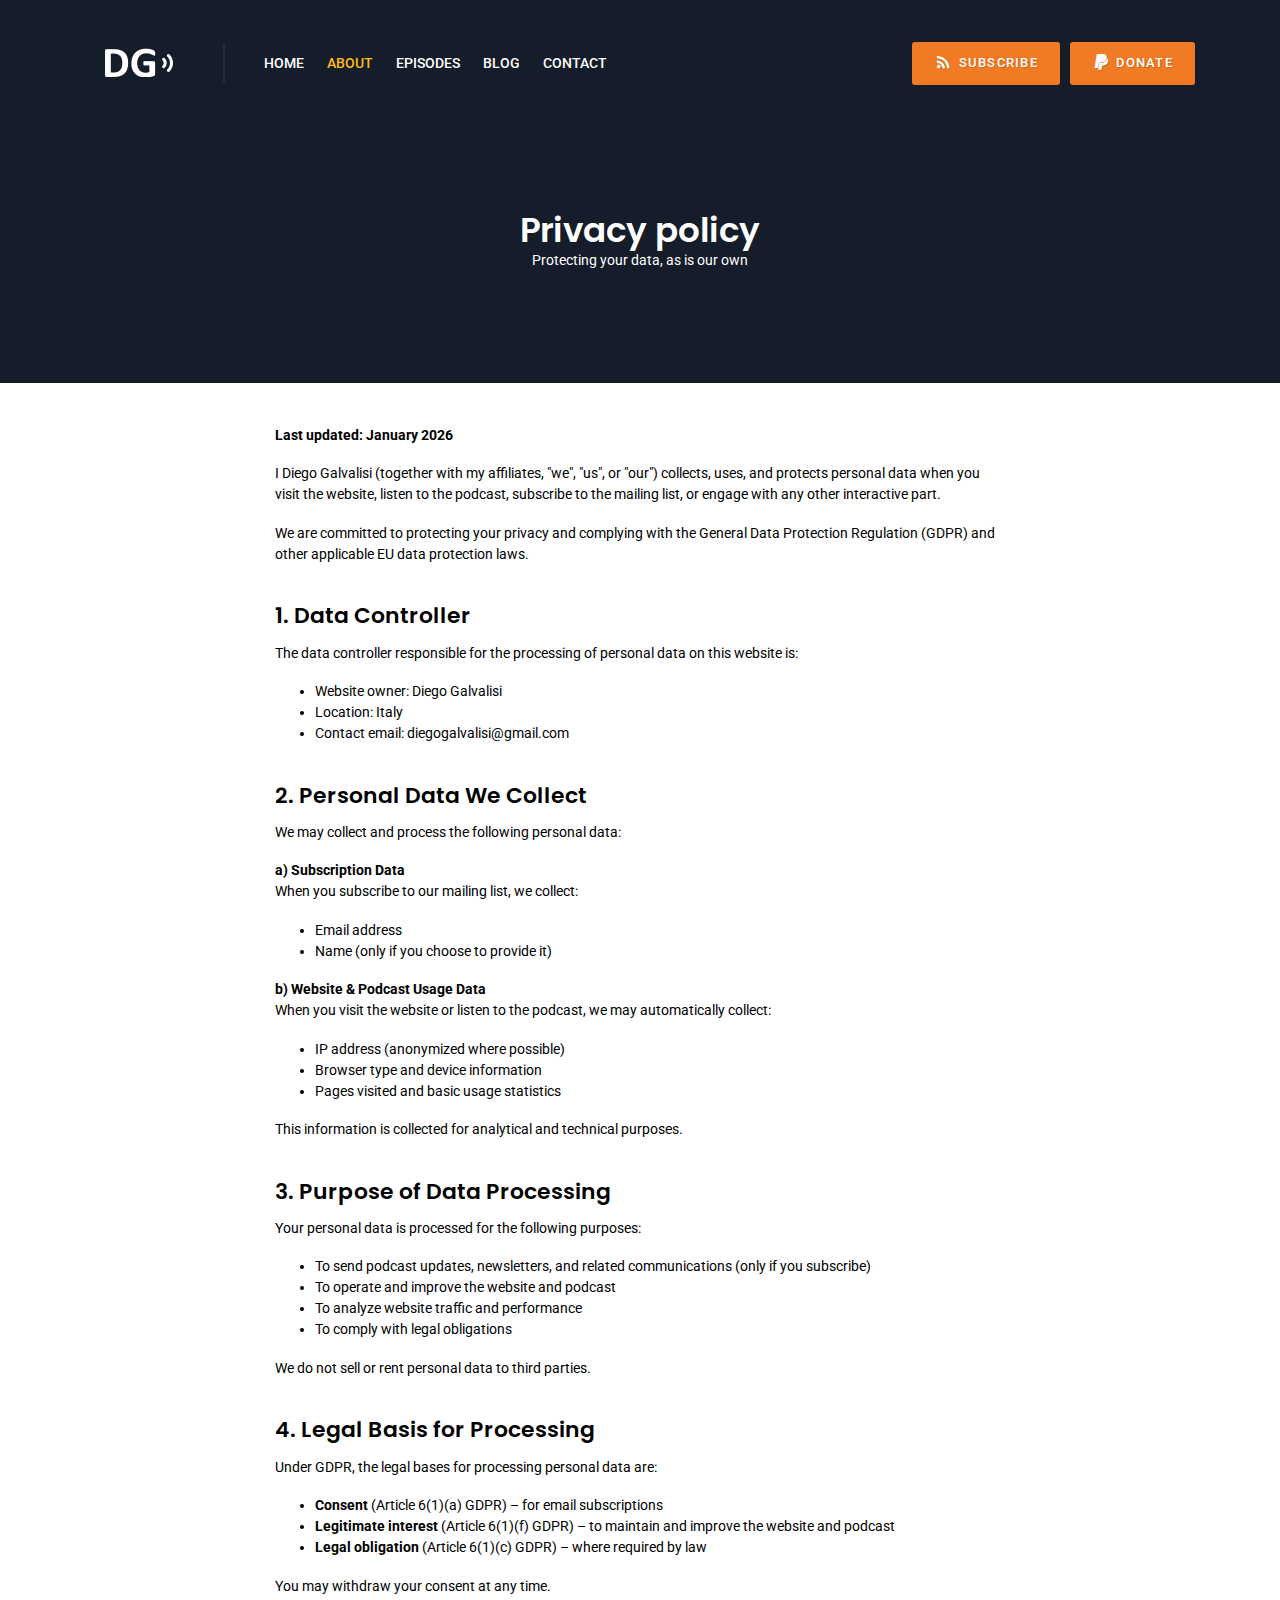
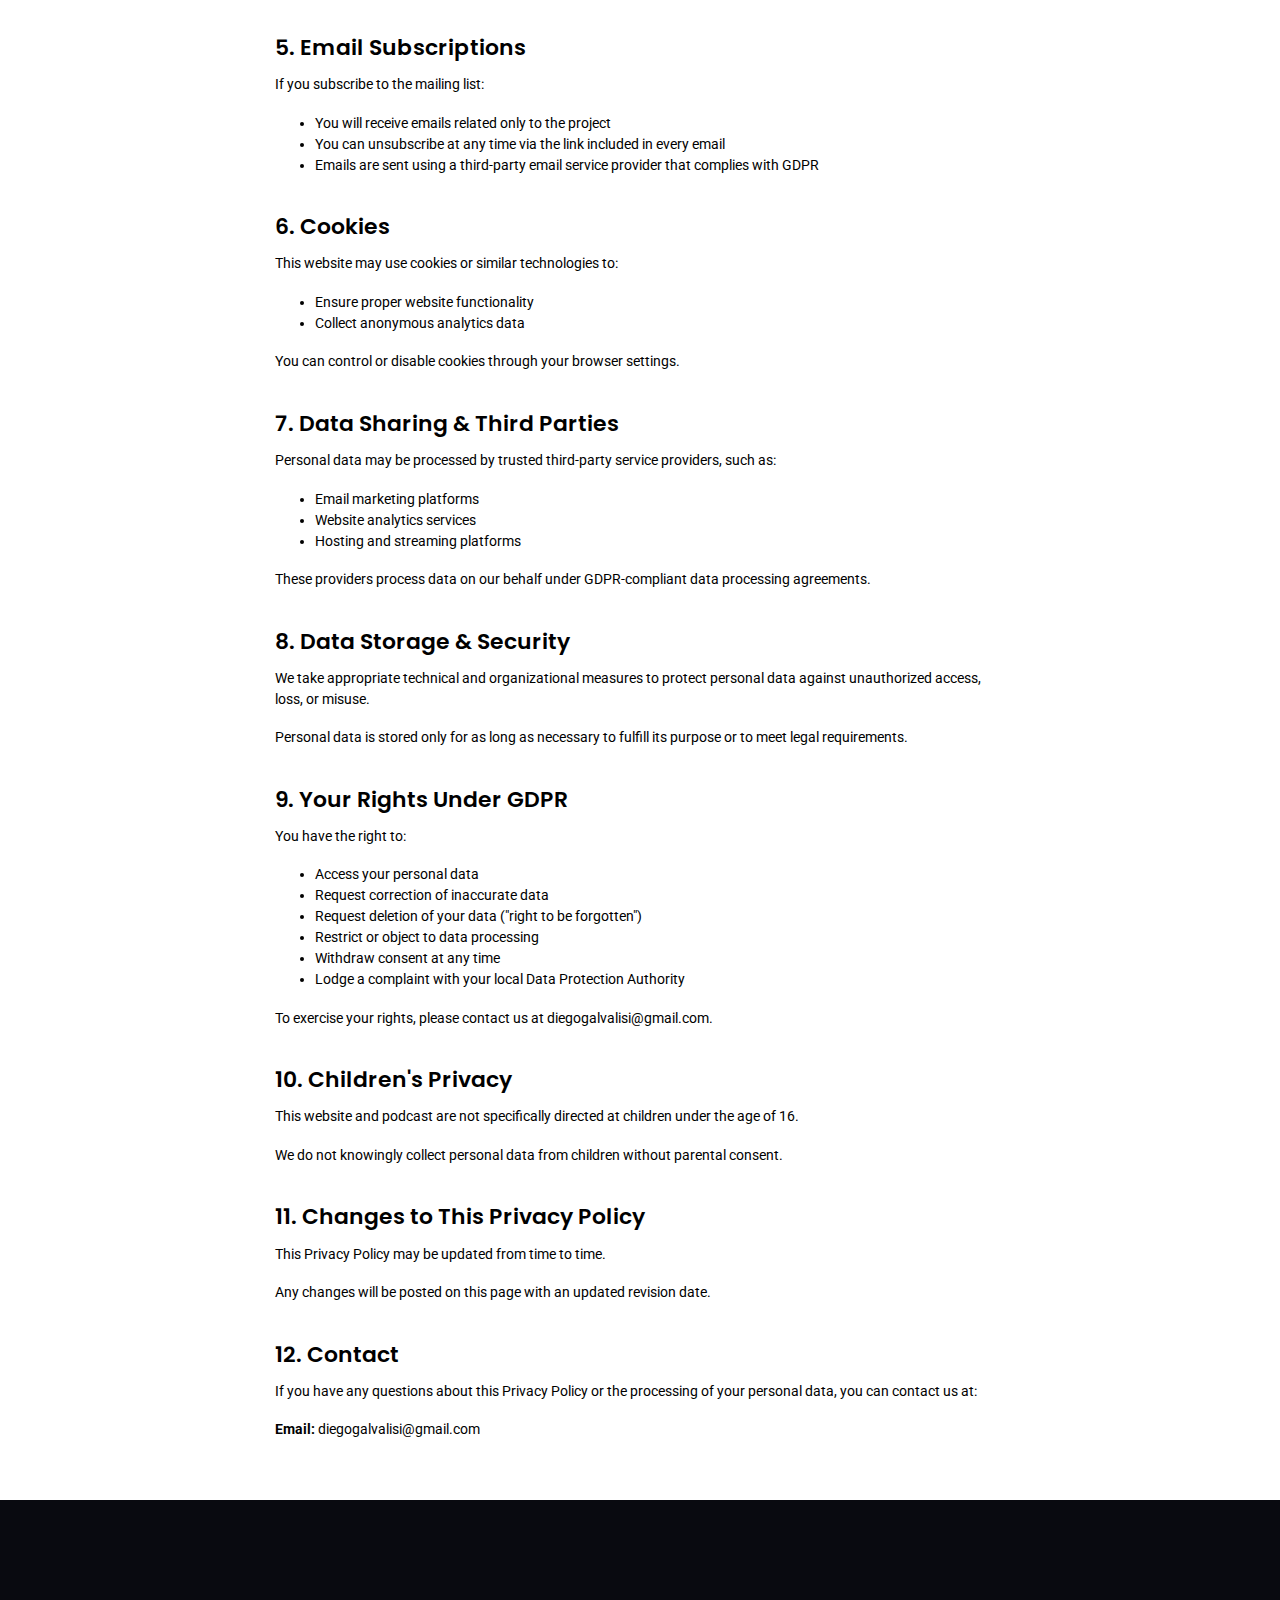
<file: privacy-policy.html>
<!doctype html>
<html lang="en" class="no-js">
<head>
	<title>Privacy Policy - Diego Galvalisi</title>
	<meta charset="utf-8">
	<meta name="viewport" content="width=device-width, initial-scale=1, shrink-to-fit=no">

	<meta name="description" content="Anii is fully responsive creative audio podcast HTML site template that looks great on any device.">
	<meta name="keywords" content="Anii, HTML, Template, Design, Development">

	<link rel="shortcut icon" href="favicon.png">

	<link href="https://fonts.googleapis.com/css?family=Roboto:400,500,700%7CPoppins:400,600" rel="stylesheet">
	<link rel="stylesheet" href="https://cdnjs.cloudflare.com/ajax/libs/font-awesome/6.0.0/css/all.min.css">

	<link rel="stylesheet" href="assets/css/materialdesignicons.css">
	<link rel="stylesheet" href="assets/css/bootstrap-grid.css">
	<link rel="stylesheet" href="assets/css/style.css">

	<style id="anii-inline-style">
		.sales-box {
			background-image: url(tmp/sample-sales-background.jpg);
		}
	</style>
</head>
<body class="single-page footer-sticky expand-featured-media">
	<header id="top">
		<div class="navbar navbar-sticky">
			<div class="container">
				<div class="row align-items-center">
					<div class="site-title col col-lg-auto order-first">
						<h1><a href="index.html" class="custom-logo-link" rel="home">
								<img src="tmp/logo.png" class="custom-logo" width="98" height="30" alt="Anii"></a></h1>
					</div>
					<nav id="site-menu" class="col-12 col-lg order-3 order-sm-4 order-lg-2">
						<ul>
							<li class="menu-item">
								<a href="index.html">Home</a>
								
							</li>
							<li class="menu-item current-menu-parent">
								<a href="about.html">About</a>
								
							</li>
							<li class="menu-item">
								<a href="episodes.html">Episodes</a>
								
							</li>
							<li class="menu-item"><a href="blog.html">Blog</a>
							
							</li>
							<li class="menu-item"><a href="contact.html">Contact</a></li>
						</ul>
					</nav>
					<div class="call-to-action col-12 col-lg-auto order-5 order-xl-4">
						<a href="#" class="button button-small button-color button-filled" target="_blank"><span class="mdi mdi-rss"></span> Subscribe</a>
						<a href="#" class="button button-small button-color button-filled" target="_blank"><span class="mdi mdi-paypal"></span> Donate</a>
					</div>
					<div class="site-menu-toggle col-auto order-2 order-sm-3">
						<a href="#site-menu">
							<span class="screen-reader-text">Toggle navigation</span>
						</a>
					</div>
				</div>
			</div>
		</div>
		<div id="featured" class="featured-content">
			<div class="container">
				<div class="row align-items-md-center">
					<div class="col-12 text-center">
						<h2 class="no-margin-bottom">Privacy policy</h2>
						<p>Protecting your data, as is our own</p>
					</div>
				</div>
			</div>
			<div id="featured-media" class="featured-media">
				<img src="tmp/sample-header2.jpg" alt="">
			</div>
		</div>
	</header>

	<main id="content">
		<div class="container">
			<div class="row">
				<div class="col-12">
					<article class="entry entry-post episode-type-audio type-episode">
						<div class="entry-content">
							<div class="row">
								<div class="col-12 col-md-10 offset-md-1 col-lg-8 offset-lg-2">
									<p><strong>Last updated: January 2026</strong></p>
									<p>I Diego Galvalisi (together with my affiliates, "we", "us", or "our") collects, uses, and protects personal data when you visit the website, listen to the podcast, subscribe to the mailing list, or engage with any other interactive part.</p>
									<p>We are committed to protecting your privacy and complying with the General Data Protection Regulation (GDPR) and other applicable EU data protection laws.</p>
									
									<h4>1. Data Controller</h4>
									<p>The data controller responsible for the processing of personal data on this website is:</p>
									<ul>
										<li>Website owner: Diego Galvalisi</li>
										<li>Location: Italy</li>
										<li>Contact email: diegogalvalisi@gmail.com</li>
									</ul>
									
									<h4>2. Personal Data We Collect</h4>
									<p>We may collect and process the following personal data:</p>
									<p><strong>a) Subscription Data</strong><br>
									When you subscribe to our mailing list, we collect:</p>
									<ul>
										<li>Email address</li>
										<li>Name (only if you choose to provide it)</li>
									</ul>
									<p><strong>b) Website & Podcast Usage Data</strong><br>
									When you visit the website or listen to the podcast, we may automatically collect:</p>
									<ul>
										<li>IP address (anonymized where possible)</li>
										<li>Browser type and device information</li>
										<li>Pages visited and basic usage statistics</li>
									</ul>
									<p>This information is collected for analytical and technical purposes.</p>
									
									<h4>3. Purpose of Data Processing</h4>
									<p>Your personal data is processed for the following purposes:</p>
									<ul>
										<li>To send podcast updates, newsletters, and related communications (only if you subscribe)</li>
										<li>To operate and improve the website and podcast</li>
										<li>To analyze website traffic and performance</li>
										<li>To comply with legal obligations</li>
									</ul>
									<p>We do not sell or rent personal data to third parties.</p>
									
									<h4>4. Legal Basis for Processing</h4>
									<p>Under GDPR, the legal bases for processing personal data are:</p>
									<ul>
										<li><strong>Consent</strong> (Article 6(1)(a) GDPR) – for email subscriptions</li>
										<li><strong>Legitimate interest</strong> (Article 6(1)(f) GDPR) – to maintain and improve the website and podcast</li>
										<li><strong>Legal obligation</strong> (Article 6(1)(c) GDPR) – where required by law</li>
									</ul>
									<p>You may withdraw your consent at any time.</p>
									
									<h4>5. Email Subscriptions</h4>
									<p>If you subscribe to the mailing list:</p>
									<ul>
										<li>You will receive emails related only to the project</li>
										<li>You can unsubscribe at any time via the link included in every email</li>
										<li>Emails are sent using a third-party email service provider that complies with GDPR</li>
									</ul>
									
									<h4>6. Cookies</h4>
									<p>This website may use cookies or similar technologies to:</p>
									<ul>
										<li>Ensure proper website functionality</li>
										<li>Collect anonymous analytics data</li>
									</ul>
									<p>You can control or disable cookies through your browser settings.</p>
									
									<h4>7. Data Sharing & Third Parties</h4>
									<p>Personal data may be processed by trusted third-party service providers, such as:</p>
									<ul>
										<li>Email marketing platforms</li>
										<li>Website analytics services</li>
										<li>Hosting and streaming platforms</li>
									</ul>
									<p>These providers process data on our behalf under GDPR-compliant data processing agreements.</p>
									
									<h4>8. Data Storage & Security</h4>
									<p>We take appropriate technical and organizational measures to protect personal data against unauthorized access, loss, or misuse.</p>
									<p>Personal data is stored only for as long as necessary to fulfill its purpose or to meet legal requirements.</p>
									
									<h4>9. Your Rights Under GDPR</h4>
									<p>You have the right to:</p>
									<ul>
										<li>Access your personal data</li>
										<li>Request correction of inaccurate data</li>
										<li>Request deletion of your data ("right to be forgotten")</li>
										<li>Restrict or object to data processing</li>
										<li>Withdraw consent at any time</li>
										<li>Lodge a complaint with your local Data Protection Authority</li>
									</ul>
									<p>To exercise your rights, please contact us at diegogalvalisi@gmail.com.</p>
									
									<h4>10. Children's Privacy</h4>
									<p>This website and podcast are not specifically directed at children under the age of 16.</p>
									<p>We do not knowingly collect personal data from children without parental consent.</p>
									
									<h4>11. Changes to This Privacy Policy</h4>
									<p>This Privacy Policy may be updated from time to time.</p>
									<p>Any changes will be posted on this page with an updated revision date.</p>
									
									<h4>12. Contact</h4>
									<p>If you have any questions about this Privacy Policy or the processing of your personal data, you can contact us at:</p>
									<p><strong>Email:</strong> diegogalvalisi@gmail.com</p>
								</div>
							</div>
						</div>
					</article>
				</div>
			</div>
		</div>
	</main>



	<footer id="footer">
		<div class="container">
			<div class="row">
				
				<div class="copyright col-12">
					<p>&copy; Made with &hearts; from Europe. All Rights Reserved. <span class="separator" role="separator" aria-hidden="true"></span> <a class="privacy-policy-link" href="privacy-policy.html">Privacy Policy</a></p>
				</div>
			</div>
		</div>
	</footer>

	<script src="assets/js/jquery-3.2.1.min.js"></script>
	<script src="assets/js/modernizr-custom.js"></script>
	<script src="assets/js/functions.js"></script>
</body>
</html>
</file>
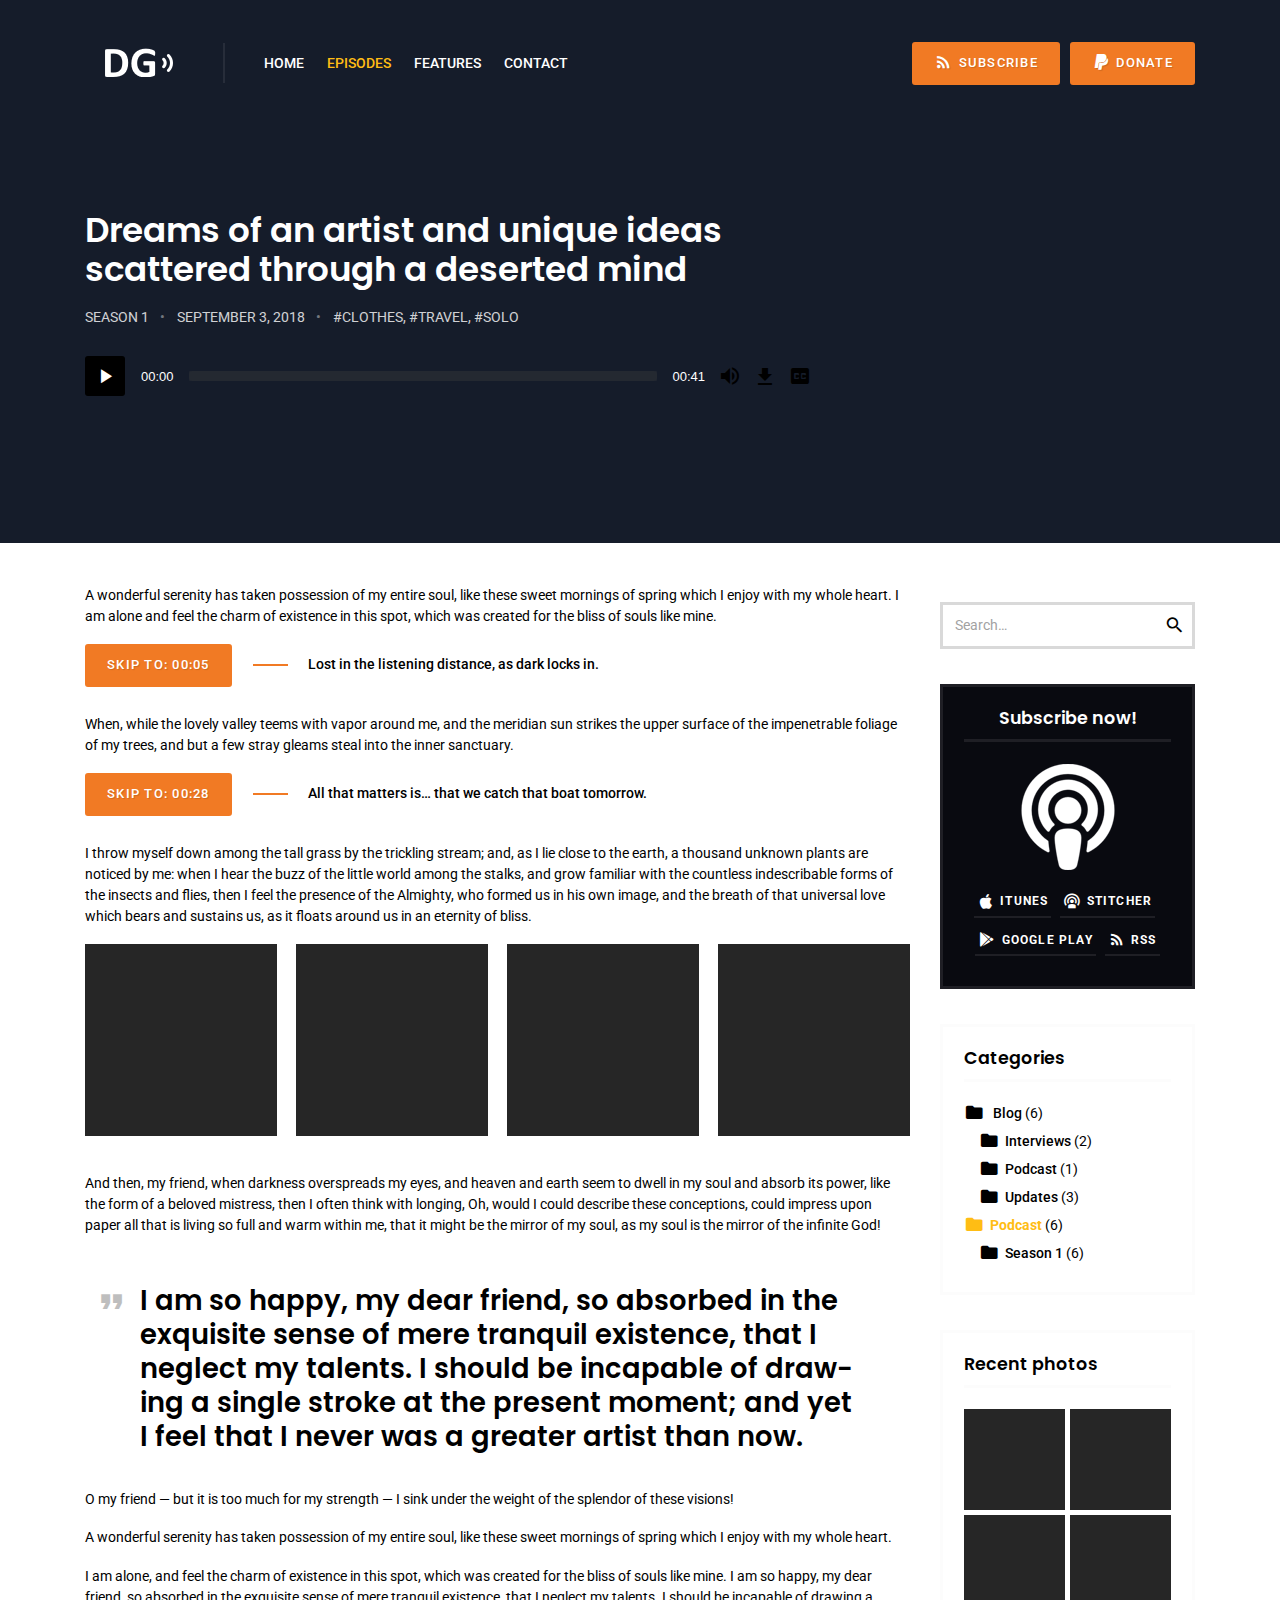
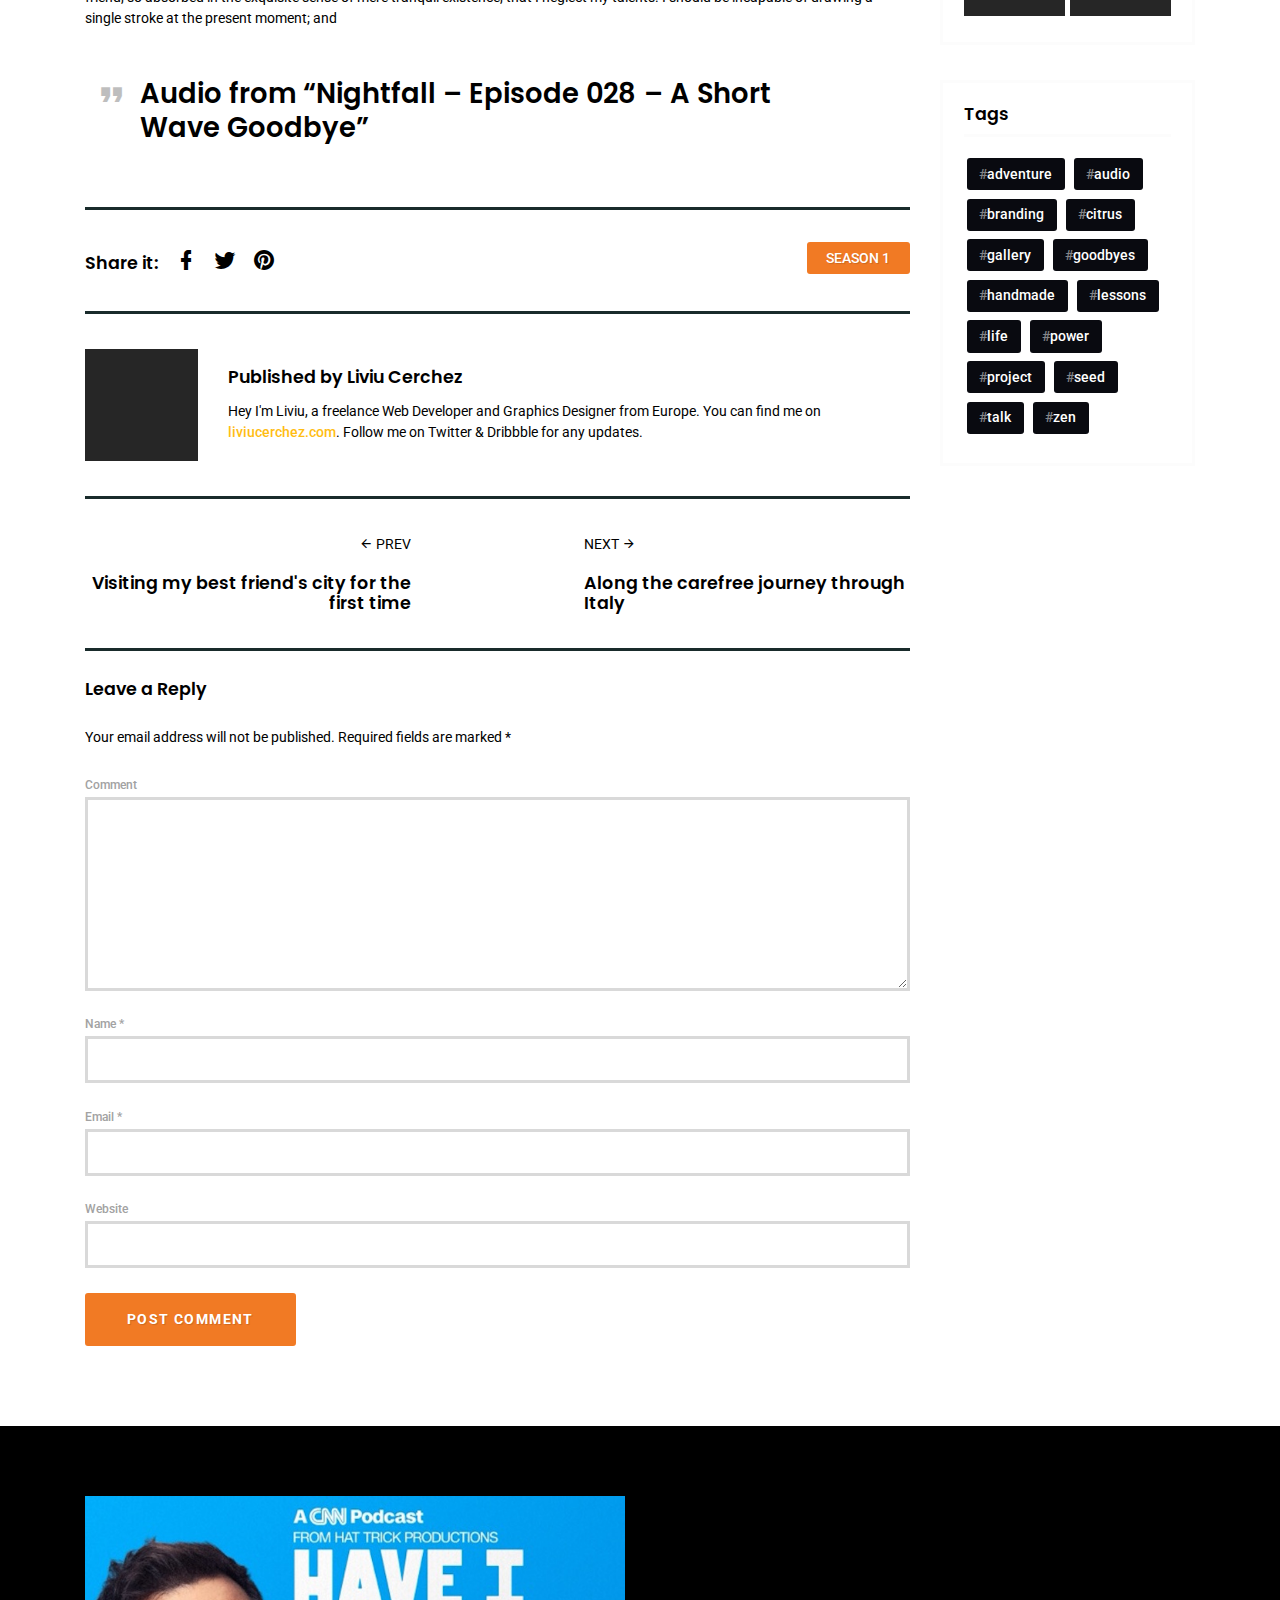
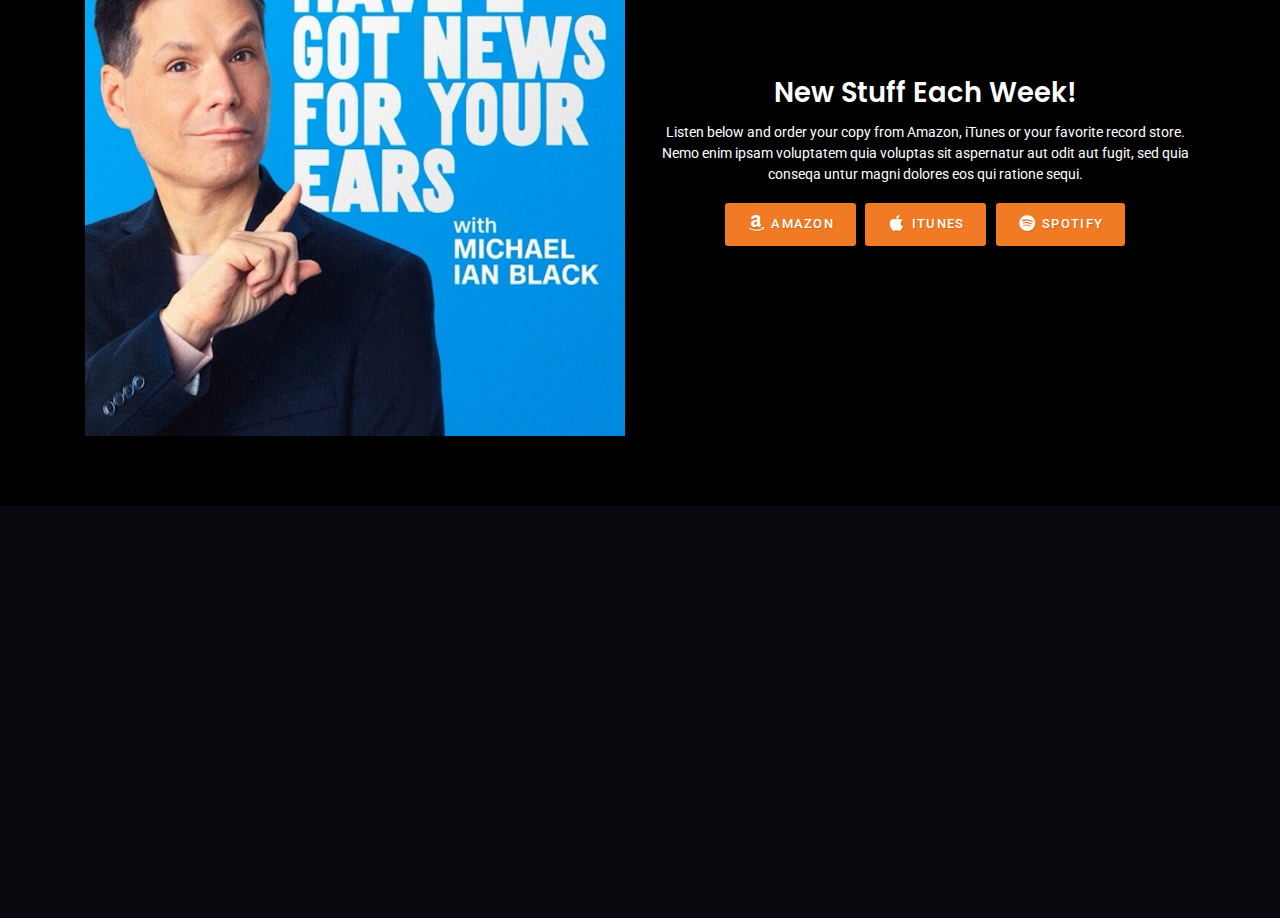
<file: single-episode.html>
<!doctype html>
<html lang="en" class="no-js">
<head>
	<title>Single Episode - Anii</title>
	<meta charset="utf-8">
	<meta name="viewport" content="width=device-width, initial-scale=1, shrink-to-fit=no">

	<meta name="description" content="Anii is fully responsive creative audio podcast HTML site template that looks great on any device.">
	<meta name="keywords" content="Anii, HTML, Template, Design, Development">

	<link rel="shortcut icon" href="favicon.png">

	<link href="https://fonts.googleapis.com/css?family=Roboto:400,500,700%7CPoppins:400,600" rel="stylesheet">

	<link rel="stylesheet" href="assets/css/materialdesignicons.css">
	<link rel="stylesheet" href="assets/css/bootstrap-grid.css">
	<link rel="stylesheet" href="assets/css/style.css">

	<style id="anii-inline-style">
		.sales-box {
			background-image: url(tmp/sample-sales-background.jpg);
		}
	</style>
</head>
<body class="single-episode footer-sticky expand-featured-media">
	<header id="top">
		<div class="navbar navbar-sticky">
			<div class="container">
				<div class="row align-items-center">
					<div class="site-title col col-lg-auto order-first">
						<h1><a href="index.html" class="custom-logo-link" rel="home">
								<img src="tmp/logo.png" class="custom-logo" width="98" height="30" alt="Anii"></a></h1>
					</div>
					<nav id="site-menu" class="col-12 col-lg order-3 order-sm-4 order-lg-2">
						<ul>
							<li class="menu-item menu-item-has-children">
								<a href="index.html">Home</a>
								<a href="#" class="menu-expand"></a>
								<ul class="sub-menu">
									<li class="menu-item"><a href="index.html">Home</a></li>
									<li class="menu-item"><a href="index-alt.html">Home - Alt</a></li>
								</ul>
							</li>
							<li class="menu-item menu-item-has-children current-menu-parent">
								<a href="episodes.html">Episodes</a>
								<a href="#" class="menu-expand"></a>
								<ul class="sub-menu">
									<li class="menu-item"><a href="episodes.html">Browse Episodes</a></li>
									<li class="menu-item current-menu-item"><a href="single-episode.html">Single Episode</a></li>
								</ul>
							</li>
							<li class="menu-item menu-item-has-children"><a href="styleguide.html">Features</a>
								<a href="#" class="menu-expand"></a>
								<ul class="sub-menu">
									<li class="menu-item"><a href="about.html">About</a></li>
									<li class="menu-item menu-item-has-children">
										<a href="blog.html">Blog</a>
										<a href="#" class="menu-expand"></a>
										<ul class="sub-menu">
											<li class="menu-item"><a href="blog.html">Browse Posts</a></li>
											<li class="menu-item"><a href="single-post.html">Single Post</a></li>
										</ul>
									</li>
									<li class="menu-item"><a href="styleguide.html">Styleguide</a></li>
									<li class="menu-item"><a href="404.html">404 - Not found</a></li>
								</ul>
							</li>
							<li class="menu-item"><a href="contact.html">Contact</a></li>
						</ul>
					</nav>
					<div class="call-to-action col-12 col-lg-auto order-5 order-xl-4">
						<a href="#" class="button button-small button-color button-filled" target="_blank"><span class="mdi mdi-rss"></span> Subscribe</a>
						<a href="#" class="button button-small button-color button-filled" target="_blank"><span class="mdi mdi-paypal"></span> Donate</a>
					</div>
					<div class="site-menu-toggle col-auto order-2 order-sm-3">
						<a href="#site-menu">
							<span class="screen-reader-text">Toggle navigation</span>
						</a>
					</div>
				</div>
			</div>
		</div>
		<div id="featured" class="featured-content">
			<div class="container">
				<div class="row">
					<div class="col-12 col-lg-9 col-xl-8">
						<h2>Dreams of an artist and unique ideas scattered through a deserted mind</h2>
						<div class="entry-meta">
							<span class="posted-in">
								<span class="screen-reader-text">Posted in:</span> <a href="episodes.html" rel="category tag">Season 1</a></span> <span class="posted-on"><span class="screen-reader-text">Posted on</span> <a href="single-episode.html" rel="bookmark"><time datetime="2019-04-03T21:32:07+02:00" class="entry-date published">September 3, 2018</time><time datetime="2019-04-03T21:32:07+02:00" class="updated">September 4, 2019</time></a></span> <span class="tags"><span class="screen-reader-text">Tags:</span> <a href="episodes.html" rel="tag">clothes</a><span>, </span><a href="episodes.html" rel="tag">travel</a><span>, </span><a href="episodes.html" rel="tag">solo</a>
							</span>
						</div>
						<div id="latest-episode-player" class="podcast-episode-player" data-episode-download="https://html.liviucerchez.com/common/preview1.mp3" data-episode-download-button="Download Episode (831.6 KB)" data-episode-transcript="#" data-episode-transcript-button="View Transcript" data-episode-duration="00:41" data-episode-size="831.6 KB">
							<audio class="wp-audio-shortcode" preload="none">
								<source src="https://html.liviucerchez.com/common/preview1.mp3" type="audio/mpeg" />
								<source src="https://html.liviucerchez.com/common/preview1.ogg" type="audio/ogg" />
							</audio>
						</div>
					</div>
				</div>
			</div>
			<div id="featured-media" class="featured-media">
				<img src="tmp/sample-header2.jpg" alt="">
			</div>
		</div>
	</header>

	<main id="content">
		<div class="container">
			<div class="row">
				<div class="col-12 col-md-8 col-lg-9">
					<article class="entry entry-post episode-type-audio type-episode">
						<div class="entry-content">
							<p>A wonderful serenity has taken possession of my entire soul, like these sweet mornings of spring which I enjoy with my whole heart. I am alone and feel the charm of existence in this spot, which was created for the bliss of souls like mine.</p>
							<p><a class="jump-point button button-filled button-color button-small" href="#00:05">Skip to: 00:05</a> <strong class="line-link">Lost in the listening distance, as dark locks in.</strong></p>
							<p>When, while the lovely valley teems with vapor around me, and the meridian sun strikes the upper surface of the impenetrable foliage of my trees, and but a few stray gleams steal into the inner sanctuary.</p>
							<p><a class="jump-point button button-filled button-color button-small" href="#00:28">Skip to: 00:28</a> <strong class="line-link">All that matters is… that we catch that boat tomorrow.</strong></p>
							<p>I throw myself down among the tall grass by the trickling stream; and, as I lie close to the earth, a thousand unknown plants are noticed by me: when I hear the buzz of the little world among the stalks, and grow familiar with the countless indescribable forms of the insects and flies, then I feel the presence of the Almighty, who formed us in his own image, and the breath of that universal love which bears and sustains us, as it floats around us in an eternity of bliss.</p>
							<div class="gallery gallery-columns-4">
								<figure class="gallery-item">
									<div class="gallery-icon">
										<img width="200" height="200" src="tmp/sample-instagram.jpg" alt="">
									</div>
								</figure>
								<figure class="gallery-item">
									<div class="gallery-icon">
										<img width="200" height="200" src="tmp/sample-instagram.jpg" alt="">
									</div>
								</figure>
								<figure class="gallery-item">
									<div class="gallery-icon">
										<img width="200" height="200" src="tmp/sample-instagram.jpg" alt="">
									</div>
								</figure>
								<figure class="gallery-item">
									<div class="gallery-icon">
										<img width="200" height="200" src="tmp/sample-instagram.jpg" alt="">
									</div>
								</figure>
							</div>
							<p>And then, my friend, when darkness overspreads my eyes, and heaven and earth seem to dwell in my soul and absorb its power, like the form of a beloved mistress, then I often think with longing, Oh, would I could describe these conceptions, could impress upon paper all that is living so full and warm within me, that it might be the mirror of my soul, as my soul is the mirror of the infinite God!</p>
							<blockquote>
								<p>I am so happy, my dear friend, so absorbed in the exquisite sense of mere tranquil existence, that I neglect my talents. I should be incapable of drawing a single stroke at the present moment; and yet I feel that I never was a greater artist than now.</p>
							</blockquote>
							<p>O my friend — but it is too much for my strength — I sink under the weight of the splendor of these visions!</p>
							<p>A wonderful serenity has taken possession of my entire soul, like these sweet mornings of spring which I enjoy with my whole heart.</p>
							<p>I am alone, and feel the charm of existence in this spot, which was created for the bliss of souls like mine. I am so happy, my dear friend, so absorbed in the exquisite sense of mere tranquil existence, that I neglect my talents. I should be incapable of drawing a single stroke at the present moment; and</p>
							<blockquote>
								<p>Audio from “Nightfall – Episode 028 – A Short Wave Goodbye”</p>
							</blockquote>
						</div>
						<div class="entry-footer">
							<aside class="share-entry">
								<div class="row align-items-lg-center">
									<div class="col-12 col-lg-auto">
										<h5 class="share-title">Share it:</h5>
										<p class="share-links"> <a href="https://www.facebook.com/" target="_blank" title="Share via Facebook"><span class="mdi mdi-facebook"></span> <span class="screen-reader-text">Facebook</span></a> <a href="https://twitter.com/" target="_blank" title="Share via Twitter"><span class="mdi mdi-twitter"></span> <span class="screen-reader-text">Twitter</span></a> <a href="http://pinterest.com/" target="_blank" title="Share via Pinterest"><span class="mdi mdi-pinterest"></span> <span class="screen-reader-text">Pinterest</span></a></p>
									</div>
									<div class="col-12 col-lg">
										<div class="categories">
											<span class="screen-reader-text">Posted in:</span> <a href="#" rel="category tag">Season 1</a>
										</div>
									</div>
								</div>
							</aside>
							<aside class="author-box has-description">
								<div class="row align-items-lg-center">
									<figure class="col-4 col-md-3 col-xl-2 author-box-image">
										<img alt="" src="tmp/sample-avatar.jpg" class="avatar" height="80" width="80">
									</figure>
									<div class="col-8 col-md-9 col-xl-10">
										<h5 class="author-box-title">Published by <a href="https://liviucerchez.com" title="Visit Liviu Cerchez’s website" rel="author external">Liviu Cerchez</a></h5>
										<div class="author-box-description">
											Hey I'm Liviu, a freelance Web Developer and Graphics Designer from Europe. You can find me on <a href="https://liviucerchez.com">liviucerchez.com</a>. Follow me on Twitter &amp; Dribbble for any updates.
										</div>
									</div>
								</div>
							</aside>
							<aside class="post-controls">
								<div class="row">
									<div class="prev-post col-12 col-lg-6 col-xl-5">
										<a href="#" rel="prev"><span class="zmdi mdi mdi-arrow-left"></span> Prev</a>
										<h5><a href="#">Visiting my best friend's city for the first time</a></h5>
									</div>
									<div class="next-post col-12 col-lg-6 col-xl-5 offset-xl-2">
										<a href="#" rel="next">Next <span class="zmdi mdi mdi-arrow-right"></span></a>
										<h5><a href="#">Along the carefree journey through Italy</a></h5>
									</div>
								</div>
							</aside>
						</div>
					</article>
					<div id="comments">
						<div id="respond" class="comment-respond">
							<h5 id="reply-title" class="comment-reply-title">Leave a Reply</h5>
							<form action="#" method="post" id="commentform" class="comment-form" novalidate="">
								<p class="comment-notes"><span id="email-notes">Your email address will not be published.</span> Required fields are marked <span class="required">*</span></p>
								<p class="comment-form-comment"><label for="comment">Comment</label><textarea id="comment" name="comment" cols="45" rows="8" maxlength="65525" required="required"></textarea></p>
								<p class="comment-form-author"><label for="author">Name <span class="required">*</span></label> <input id="author" name="author" type="text" value="" size="30" maxlength="245" required="required"></p>
								<p class="comment-form-email"><label for="email">Email <span class="required">*</span></label> <input id="email" name="email" type="email" value="" size="30" maxlength="100" aria-describedby="email-notes" required="required"></p>
								<p class="comment-form-url"><label for="url">Website</label> <input id="url" name="url" type="url" value="" size="30" maxlength="200"></p>
								<p class="form-submit"><input name="submit" type="submit" id="submit" class="button-color button-filled" value="Post Comment"></p>
							</form>
						</div>
					</div>
				</div>
				<div class="col-12 col-md-4 col-lg-3">
					<aside id="sidebar" class="widget-area">
						<section class="widget widget_search">
							<form role="search" method="get" class="searchform">
								<label class="screen-reader-text">Search for:</label>
								<input type="search" name="s" placeholder="Search&hellip;" value="">
								<button type="submit"><span class="screen-reader-text">Search</span><span class="mdi mdi-magnify"></span></button>
							</form>
						</section>
						<section class="widget widget_text widget_subscribe">
							<h5 class="widget-title">Subscribe now!</h5>
							<div class="textwidget">
								<p>
									<img style="display: block; margin: 0.5em auto 1em;" src="tmp/itunes-subcribe.png" alt="subscribe-itunes" width="108" height="108">
								</p>
								<p>
									<a class="button button-underline" href="#" target="_blank" rel="noopener noreferrer"><span class="mdi mdi-apple"></span> iTunes</a> <a class="button button-underline" href="#" target="_blank" rel="noopener noreferrer"><span class="mdi mdi-podcast"></span> Stitcher</a> <a class="button button-underline" href="#" target="_blank" rel="noopener noreferrer"><span class="mdi mdi-google-play"></span> Google Play</a> <a class="button button-underline" href="#" target="_blank" rel="noopener noreferrer"><span class="mdi mdi-rss"></span> RSS</a>
								</p>
							</div>
						</section>
						<section class="widget widget_categories">
							<h5 class="widget-title">Categories</h5>
							<ul>
								<li class="cat-item">
									<a href="#">Blog</a> (6)
									<ul class="children">
										<li class="cat-item"><a href="#">Interviews</a> (2)</li>
										<li class="cat-item"><a href="#">Podcast</a> (1)</li>
										<li class="cat-item"><a href="#">Updates</a> (3)</li>
									</ul>
								</li>
								<li class="cat-item current-cat"><a href="#">Podcast</a> (6)
									<ul class="children">
										<li class="cat-item"><a href="#">Season 1</a> (6)</li>
									</ul>
								</li>
							</ul>
						</section>
						<section class="widget widget_media_gallery">
							<h5 class="widget-title">Recent photos</h5>
							<div class="gallery gallery-columns-2">
								<figure class="gallery-item">
									<div class="gallery-icon landscape">
										<a href="#"><img width="200" height="200" src="tmp/sample-instagram.jpg" alt=""></a>
									</div>
								</figure>
								<figure class="gallery-item">
									<div class="gallery-icon landscape">
										<a href="#"><img width="200" height="200" src="tmp/sample-instagram.jpg" alt=""></a>
									</div>
								</figure>
								<figure class="gallery-item">
									<div class="gallery-icon landscape">
										<a href="#"><img width="200" height="200" src="tmp/sample-instagram.jpg" alt=""></a>
									</div>
								</figure>
								<figure class="gallery-item">
									<div class="gallery-icon landscape">
										<a href="#"><img width="200" height="200" src="tmp/sample-instagram.jpg" alt=""></a>
									</div>
								</figure>
							</div>
						</section>
						<section class="widget widget_tag_cloud">
							<h5 class="widget-title">Tags</h5>
							<div class="tagcloud">
								<a href="#" class="tag-cloud-link">adventure</a> <a href="#" class="tag-cloud-link">audio</a> <a href="#" class="tag-cloud-link">branding</a> <a href="#" class="tag-cloud-link">citrus</a> <a href="#" class="tag-cloud-link">gallery</a> <a href="#" class="tag-cloud-link">goodbyes</a> <a href="#" class="tag-cloud-link">handmade</a> <a href="#" class="tag-cloud-link">lessons</a> <a href="#" class="tag-cloud-link">life</a> <a href="#" class="tag-cloud-link">power</a> <a href="#" class="tag-cloud-link">project</a> <a href="#" class="tag-cloud-link">seed</a> <a href="#" class="tag-cloud-link">talk</a> <a href="#" class="tag-cloud-link">zen</a>
							</div>
						</section>
					</aside>
				</div>
			</div>
		</div>
	</main>

	<footer class="sales-box">
		<div class="container">
			<div class="row align-items-center">
				<div class="col-12 col-md-6">
					<a href="#" class="cover-image">
						<img src="tmp/sample-sales-cover.jpg" alt="">
					</a>
				</div>
				<div class="col-12 col-md-6">
					<h3>New Stuff Each Week!</h3>
					<p>Listen below and order your copy from Amazon, iTunes or your favorite record store. Nemo enim ipsam voluptatem quia voluptas sit aspernatur aut odit aut fugit, sed quia conseqa untur magni dolores eos qui ratione sequi.</p>
					<p><a href="#" class="button button-filled button-color button-small"><span class="mdi mdi-amazon"></span> Amazon</a> <a href="#" class="button button-filled button-color button-small"><span class="mdi mdi-apple"></span> iTunes</a> <a href="#" class="button button-filled button-color button-small"><span class="mdi mdi-spotify"></span> Spotify</a></p>
				</div>
			</div>
		</div>
	</footer>

	<footer id="footer">
		<div class="container">
			<div class="row">
				<div class="widget-area col-12">
					<section class="widget widget_text">
						<h3 class="widget-title">Don't miss our weekly episodes!</h3>
						<div class="textwidget">
							<form class="mc4wp-form" method="post">
								<div class="mc4wp-form-fields">
									<p>A theme with a simple and organized approach to presenting your content with understated charm and undeniable appeal.</p>
									<p class="one-line">
										<label class="screen-reader-text" for="subscribe_email">Subscription Email</label><input id="subscribe_email" name="email" required placeholder="Your email address&hellip;" type="email"><input value="Subscribe" type="submit">
									</p>
								</div>
							</form>
						</div>
					</section>
					<section class="widget widget_nav">
						<h3 class="screen-reader-text">Social Navigation</h3>
						<nav>
							<ul class="social-navigation">
								<li class="menu-item menu-item-type-custom">
									<a title="Facebook Profile" target="_blank" href="https://facebook.com"><span class="screen-reader-text">Facebook Profile</span></a>
								</li>
								<li class="menu-item menu-item-type-custom">
									<a title="Google Play" target="_blank" href="https://play.google.com"><span class="screen-reader-text">Google Play</span></a>
								</li>
								<li class="menu-item menu-item-type-custom">
									<a title="YouTube Channel" target="_blank" href="https://youtube.com"><span class="screen-reader-text">YouTube Channel</span></a>
								</li>
								<li class="menu-item menu-item-type-custom">
									<a title="Spotify Mixtape" target="_blank" href="https://spotify.com"><span class="screen-reader-text">Spotify Mixtape</span></a>
								</li>
								<li class="menu-item menu-item-type-custom">
									<a title="Donate via PayPal" target="_blank" href="https://paypal.me"><span class="screen-reader-text">Donate via PayPal</span></a>
								</li>
							</ul>
						</nav>
					</section>
				</div>
				<div class="copyright col-12">
					<p>&copy; Anii's Podcast was created with &hearts; in Europe. All Rights Reserved. <span class="separator" role="separator" aria-hidden="true"></span> <a class="privacy-policy-link" href="#">Privacy Policy</a></p>
				</div>
			</div>
		</div>
	</footer>

	<script src="assets/js/jquery-3.2.1.min.js"></script>
	<script src="assets/js/modernizr-custom.js"></script>
	<script src="assets/js/functions.js"></script>

	<!-- MediaElement.js files -->
	<link rel="stylesheet" id="mediaelement-css" href="assets/mediaelement/mediaelementplayer-legacy.css">
	<link rel="stylesheet" id="wp-mediaelement-css" href="assets/mediaelement/wp-mediaelement.css">
	<link rel="stylesheet" id="anii-additional-mediaelement-css" href="assets/css/mediaelement-anii.css">
	<script src="assets/mediaelement/mediaelement-and-player.js"></script>
	<script src="assets/mediaelement/mediaelement-migrate.js"></script>
	<script src="assets/mediaelement/wp-mediaelement.js"></script>
	<script src="assets/js/mediaelement-anii.js"></script>
</body>
</html>
</file>
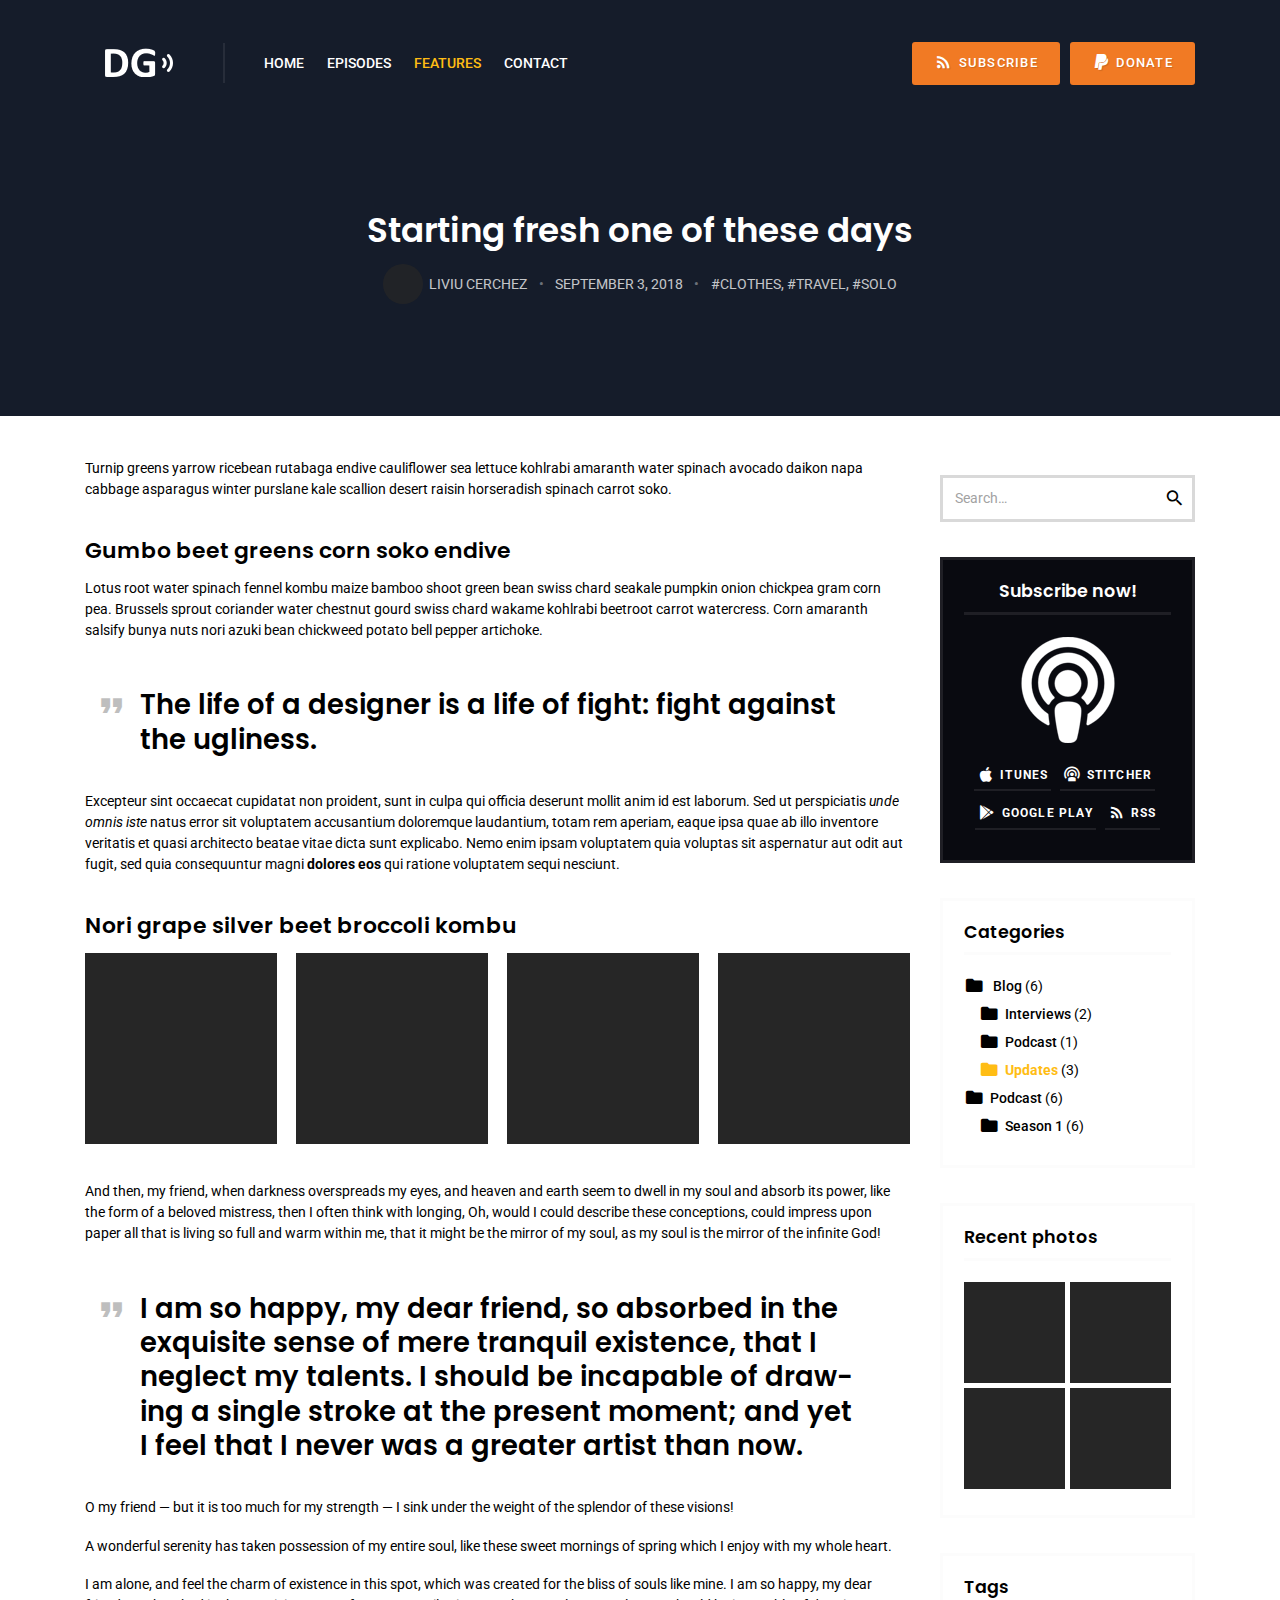
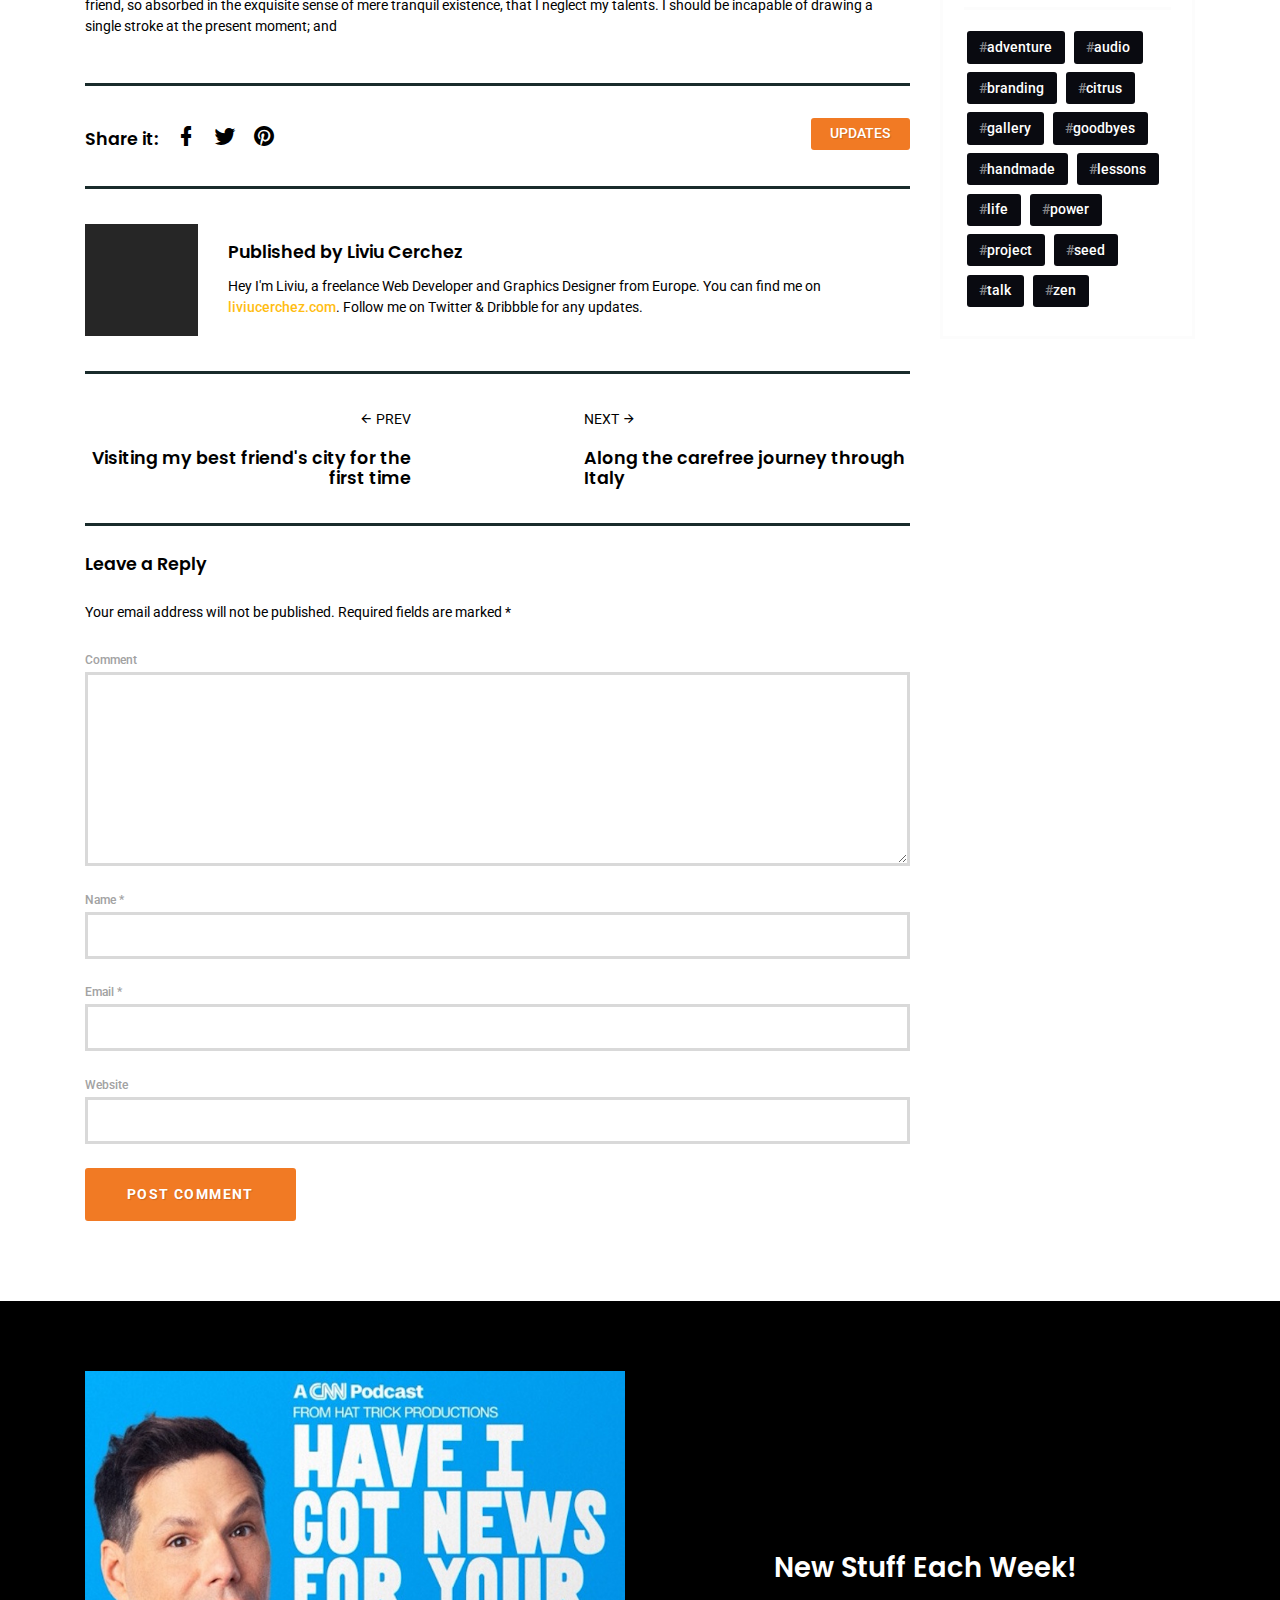
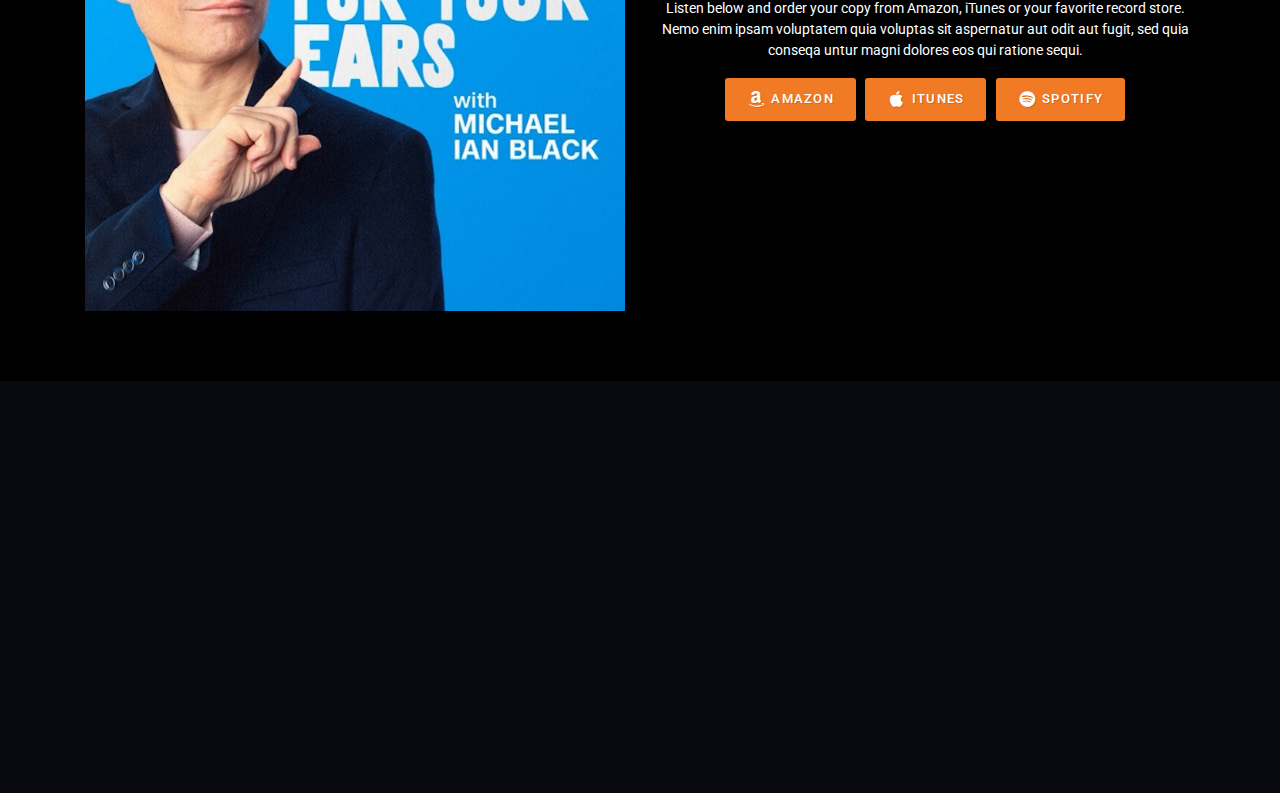
<file: single-post.html>
<!doctype html>
<html lang="en" class="no-js">
<head>
	<title>Single Post - Anii</title>
	<meta charset="utf-8">
	<meta name="viewport" content="width=device-width, initial-scale=1, shrink-to-fit=no">

	<meta name="description" content="Anii is fully responsive creative audio podcast HTML site template that looks great on any device.">
	<meta name="keywords" content="Anii, HTML, Template, Design, Development">

	<link rel="shortcut icon" href="favicon.png">

	<link href="https://fonts.googleapis.com/css?family=Roboto:400,500,700%7CPoppins:400,600" rel="stylesheet">

	<link rel="stylesheet" href="assets/css/materialdesignicons.css">
	<link rel="stylesheet" href="assets/css/bootstrap-grid.css">
	<link rel="stylesheet" href="assets/css/style.css">

	<style id="anii-inline-style">
		.sales-box {
			background-image: url(tmp/sample-sales-background.jpg);
		}
	</style>
</head>
<body class="single-post footer-sticky expand-featured-media">
	<header id="top">
		<div class="navbar navbar-sticky">
			<div class="container">
				<div class="row align-items-center">
					<div class="site-title col col-lg-auto order-first">
						<h1><a href="index.html" class="custom-logo-link" rel="home">
								<img src="tmp/logo.png" class="custom-logo" width="98" height="30" alt="Anii"></a></h1>
					</div>
					<nav id="site-menu" class="col-12 col-lg order-3 order-sm-4 order-lg-2">
						<ul>
							<li class="menu-item menu-item-has-children">
								<a href="index.html">Home</a>
								<a href="#" class="menu-expand"></a>
								<ul class="sub-menu">
									<li class="menu-item"><a href="index.html">Home</a></li>
									<li class="menu-item"><a href="index-alt.html">Home - Alt</a></li>
								</ul>
							</li>
							<li class="menu-item menu-item-has-children">
								<a href="episodes.html">Episodes</a>
								<a href="#" class="menu-expand"></a>
								<ul class="sub-menu">
									<li class="menu-item"><a href="episodes.html">Browse Episodes</a></li>
									<li class="menu-item"><a href="single-episode.html">Single Episode</a></li>
								</ul>
							</li>
							<li class="menu-item menu-item-has-children current-menu-parent"><a href="styleguide.html">Features</a>
								<a href="#" class="menu-expand"></a>
								<ul class="sub-menu">
									<li class="menu-item"><a href="about.html">About</a></li>
									<li class="menu-item menu-item-has-children current-menu-parent">
										<a href="blog.html">Blog</a>
										<a href="#" class="menu-expand"></a>
										<ul class="sub-menu">
											<li class="menu-item"><a href="blog.html">Browse Posts</a></li>
											<li class="menu-item current-menu-item"><a href="single-post.html">Single Post</a></li>
										</ul>
									</li>
									<li class="menu-item"><a href="styleguide.html">Styleguide</a></li>
									<li class="menu-item"><a href="404.html">404 - Not found</a></li>
								</ul>
							</li>
							<li class="menu-item"><a href="contact.html">Contact</a></li>
						</ul>
					</nav>
					<div class="call-to-action col-12 col-lg-auto order-5 order-xl-4">
						<a href="#" class="button button-small button-color button-filled" target="_blank"><span class="mdi mdi-rss"></span> Subscribe</a>
						<a href="#" class="button button-small button-color button-filled" target="_blank"><span class="mdi mdi-paypal"></span> Donate</a>
					</div>
					<div class="site-menu-toggle col-auto order-2 order-sm-3">
						<a href="#site-menu">
							<span class="screen-reader-text">Toggle navigation</span>
						</a>
					</div>
				</div>
			</div>
		</div>
		<div id="featured" class="featured-content">
			<div class="container">
				<div class="row">
					<div class="col-12 col-lg-10 offset-lg-1 text-center">
						<h2>Starting fresh one of these days</h2>
						<div class="entry-meta">
							<span class="posted-by"><span class="screen-reader-text">Posted by: </span> <a href="#"><img alt="" src="tmp/sample-avatar.jpg" class="avatar photo" width="40" height="40"> Liviu Cerchez</a></span> <span class="posted-on"><span class="screen-reader-text">Posted on: </span> <a><time datetime="2019-04-03T21:32:07+02:00" class="entry-date published">September 3, 2018</time><time datetime="2019-04-03T21:32:07+02:00" class="updated">September 4, 2019</time></a></span> <span class="tags"><span class="screen-reader-text">Tagged: </span> <a rel="tag" href="#">clothes</a>, <a rel="tag" href="#">travel</a>, <a rel="tag" href="#">solo</a></span>
						</div>
					</div>
				</div>
			</div>
			<div id="featured-media" class="featured-media">
				<img src="tmp/sample-header2.jpg" alt="">
			</div>
		</div>
	</header>

	<main id="content">
		<div class="container">
			<div class="row">
				<div class="col-12 col-md-8 col-lg-9">
					<article class="entry entry-post episode-type-audio type-episode">
						<div class="entry-content">
							<p>Turnip greens yarrow ricebean rutabaga endive cauliflower sea lettuce kohlrabi amaranth water spinach avocado daikon napa cabbage asparagus winter purslane kale scallion desert raisin horseradish spinach carrot soko.</p>
							<h4>Gumbo beet greens corn soko endive</h4>
							<p>Lotus root water spinach fennel kombu maize bamboo shoot green bean swiss chard seakale pumpkin onion chickpea gram corn pea. Brussels sprout coriander water chestnut gourd swiss chard wakame kohlrabi beetroot carrot watercress. Corn amaranth salsify bunya nuts nori azuki bean chickweed potato bell pepper artichoke.</p>
							<blockquote>
								<p>The life of a designer is a life of fight: fight against the ugliness.</p>
							</blockquote>
							<p>Excepteur sint occaecat cupidatat non proident, sunt in culpa qui officia deserunt mollit anim id est laborum. Sed ut perspiciatis <em>unde omnis iste</em> natus error sit voluptatem accusantium doloremque laudantium, totam rem aperiam, eaque ipsa quae ab illo inventore veritatis et quasi architecto beatae vitae dicta sunt explicabo. Nemo enim ipsam voluptatem quia voluptas sit aspernatur aut odit aut fugit, sed quia consequuntur magni <strong>dolores eos</strong> qui ratione voluptatem sequi nesciunt.</p>
							<h4>Nori grape silver beet broccoli kombu</h4>
							<div class="gallery gallery-columns-4">
								<figure class="gallery-item">
									<div class="gallery-icon">
										<img width="200" height="200" src="tmp/sample-instagram.jpg" alt="">
									</div>
								</figure>
								<figure class="gallery-item">
									<div class="gallery-icon">
										<img width="200" height="200" src="tmp/sample-instagram.jpg" alt="">
									</div>
								</figure>
								<figure class="gallery-item">
									<div class="gallery-icon">
										<img width="200" height="200" src="tmp/sample-instagram.jpg" alt="">
									</div>
								</figure>
								<figure class="gallery-item">
									<div class="gallery-icon">
										<img width="200" height="200" src="tmp/sample-instagram.jpg" alt="">
									</div>
								</figure>
							</div>
							<p>And then, my friend, when darkness overspreads my eyes, and heaven and earth seem to dwell in my soul and absorb its power, like the form of a beloved mistress, then I often think with longing, Oh, would I could describe these conceptions, could impress upon paper all that is living so full and warm within me, that it might be the mirror of my soul, as my soul is the mirror of the infinite God!</p>
							<blockquote>
								<p>I am so happy, my dear friend, so absorbed in the exquisite sense of mere tranquil existence, that I neglect my talents. I should be incapable of drawing a single stroke at the present moment; and yet I feel that I never was a greater artist than now.</p>
							</blockquote>
							<p>O my friend — but it is too much for my strength — I sink under the weight of the splendor of these visions!</p>
							<p>A wonderful serenity has taken possession of my entire soul, like these sweet mornings of spring which I enjoy with my whole heart.</p>
							<p>I am alone, and feel the charm of existence in this spot, which was created for the bliss of souls like mine. I am so happy, my dear friend, so absorbed in the exquisite sense of mere tranquil existence, that I neglect my talents. I should be incapable of drawing a single stroke at the present moment; and</p>
						</div>
						<div class="entry-footer">
							<aside class="share-entry">
								<div class="row align-items-lg-center">
									<div class="col-12 col-lg-auto">
										<h5 class="share-title">Share it:</h5>
										<p class="share-links"> <a href="https://www.facebook.com/" target="_blank" title="Share via Facebook"><span class="mdi mdi-facebook"></span> <span class="screen-reader-text">Facebook</span></a> <a href="https://twitter.com/" target="_blank" title="Share via Twitter"><span class="mdi mdi-twitter"></span> <span class="screen-reader-text">Twitter</span></a> <a href="http://pinterest.com/" target="_blank" title="Share via Pinterest"><span class="mdi mdi-pinterest"></span> <span class="screen-reader-text">Pinterest</span></a></p>
									</div>
									<div class="col-12 col-lg">
										<div class="categories">
											<span class="screen-reader-text">Posted in:</span> <a href="#" rel="category tag">Updates</a>
										</div>
									</div>
								</div>
							</aside>
							<aside class="author-box has-description">
								<div class="row align-items-lg-center">
									<figure class="col-4 col-md-3 col-xl-2 author-box-image">
										<img alt="" src="tmp/sample-avatar.jpg" class="avatar" height="80" width="80">
									</figure>
									<div class="col-8 col-md-9 col-xl-10">
										<h5 class="author-box-title">Published by <a href="https://liviucerchez.com" title="Visit Liviu Cerchez’s website" rel="author external">Liviu Cerchez</a></h5>
										<div class="author-box-description">
											Hey I'm Liviu, a freelance Web Developer and Graphics Designer from Europe. You can find me on <a href="https://liviucerchez.com">liviucerchez.com</a>. Follow me on Twitter &amp; Dribbble for any updates.
										</div>
									</div>
								</div>
							</aside>
							<aside class="post-controls">
								<div class="row">
									<div class="prev-post col-12 col-lg-6 col-xl-5">
										<a href="#" rel="prev"><span class="zmdi mdi mdi-arrow-left"></span> Prev</a>
										<h5><a href="#">Visiting my best friend's city for the first time</a></h5>
									</div>
									<div class="next-post col-12 col-lg-6 col-xl-5 offset-xl-2">
										<a href="#" rel="next">Next <span class="zmdi mdi mdi-arrow-right"></span></a>
										<h5><a href="#">Along the carefree journey through Italy</a></h5>
									</div>
								</div>
							</aside>
						</div>
					</article>
					<div id="comments">
						<div id="respond" class="comment-respond">
							<h5 id="reply-title" class="comment-reply-title">Leave a Reply</h5>
							<form action="#" method="post" id="commentform" class="comment-form" novalidate="">
								<p class="comment-notes"><span id="email-notes">Your email address will not be published.</span> Required fields are marked <span class="required">*</span></p>
								<p class="comment-form-comment"><label for="comment">Comment</label><textarea id="comment" name="comment" cols="45" rows="8" maxlength="65525" required="required"></textarea></p>
								<p class="comment-form-author"><label for="author">Name <span class="required">*</span></label> <input id="author" name="author" type="text" value="" size="30" maxlength="245" required="required"></p>
								<p class="comment-form-email"><label for="email">Email <span class="required">*</span></label> <input id="email" name="email" type="email" value="" size="30" maxlength="100" aria-describedby="email-notes" required="required"></p>
								<p class="comment-form-url"><label for="url">Website</label> <input id="url" name="url" type="url" value="" size="30" maxlength="200"></p>
								<p class="form-submit"><input name="submit" type="submit" id="submit" class="button-color button-filled" value="Post Comment"></p>
							</form>
						</div>
					</div>
				</div>
				<div class="col-12 col-md-4 col-lg-3">
					<aside id="sidebar" class="widget-area">
						<section class="widget widget_search">
							<form role="search" method="get" class="searchform">
								<label class="screen-reader-text">Search for:</label>
								<input type="search" name="s" placeholder="Search&hellip;" value="">
								<button type="submit"><span class="screen-reader-text">Search</span><span class="mdi mdi-magnify"></span></button>
							</form>
						</section>
						<section class="widget widget_text widget_subscribe">
							<h5 class="widget-title">Subscribe now!</h5>
							<div class="textwidget">
								<p>
									<img style="display: block; margin: 0.5em auto 1em;" src="tmp/itunes-subcribe.png" alt="subscribe-itunes" width="108" height="108">
								</p>
								<p>
									<a class="button button-underline" href="#" target="_blank" rel="noopener noreferrer"><span class="mdi mdi-apple"></span> iTunes</a> <a class="button button-underline" href="#" target="_blank" rel="noopener noreferrer"><span class="mdi mdi-podcast"></span> Stitcher</a> <a class="button button-underline" href="#" target="_blank" rel="noopener noreferrer"><span class="mdi mdi-google-play"></span> Google Play</a> <a class="button button-underline" href="#" target="_blank" rel="noopener noreferrer"><span class="mdi mdi-rss"></span> RSS</a>
								</p>
							</div>
						</section>
						<section class="widget widget_categories">
							<h5 class="widget-title">Categories</h5>
							<ul>
								<li class="cat-item">
									<a href="#">Blog</a> (6)
									<ul class="children">
										<li class="cat-item"><a href="#">Interviews</a> (2)</li>
										<li class="cat-item"><a href="#">Podcast</a> (1)</li>
										<li class="cat-item current-cat"><a href="#">Updates</a> (3)</li>
									</ul>
								</li>
								<li class="cat-item"><a href="#">Podcast</a> (6)
									<ul class="children">
										<li class="cat-item"><a href="#">Season 1</a> (6)</li>
									</ul>
								</li>
							</ul>
						</section>
						<section class="widget widget_media_gallery">
							<h5 class="widget-title">Recent photos</h5>
							<div class="gallery gallery-columns-2">
								<figure class="gallery-item">
									<div class="gallery-icon landscape">
										<a href="#"><img width="200" height="200" src="tmp/sample-instagram.jpg" alt=""></a>
									</div>
								</figure>
								<figure class="gallery-item">
									<div class="gallery-icon landscape">
										<a href="#"><img width="200" height="200" src="tmp/sample-instagram.jpg" alt=""></a>
									</div>
								</figure>
								<figure class="gallery-item">
									<div class="gallery-icon landscape">
										<a href="#"><img width="200" height="200" src="tmp/sample-instagram.jpg" alt=""></a>
									</div>
								</figure>
								<figure class="gallery-item">
									<div class="gallery-icon landscape">
										<a href="#"><img width="200" height="200" src="tmp/sample-instagram.jpg" alt=""></a>
									</div>
								</figure>
							</div>
						</section>
						<section class="widget widget_tag_cloud">
							<h5 class="widget-title">Tags</h5>
							<div class="tagcloud">
								<a href="#" class="tag-cloud-link">adventure</a> <a href="#" class="tag-cloud-link">audio</a> <a href="#" class="tag-cloud-link">branding</a> <a href="#" class="tag-cloud-link">citrus</a> <a href="#" class="tag-cloud-link">gallery</a> <a href="#" class="tag-cloud-link">goodbyes</a> <a href="#" class="tag-cloud-link">handmade</a> <a href="#" class="tag-cloud-link">lessons</a> <a href="#" class="tag-cloud-link">life</a> <a href="#" class="tag-cloud-link">power</a> <a href="#" class="tag-cloud-link">project</a> <a href="#" class="tag-cloud-link">seed</a> <a href="#" class="tag-cloud-link">talk</a> <a href="#" class="tag-cloud-link">zen</a>
							</div>
						</section>
					</aside>
				</div>
			</div>
		</div>
	</main>

	<footer class="sales-box">
		<div class="container">
			<div class="row align-items-center">
				<div class="col-12 col-md-6">
					<a href="#" class="cover-image">
						<img src="tmp/sample-sales-cover.jpg" alt="">
					</a>
				</div>
				<div class="col-12 col-md-6">
					<h3>New Stuff Each Week!</h3>
					<p>Listen below and order your copy from Amazon, iTunes or your favorite record store. Nemo enim ipsam voluptatem quia voluptas sit aspernatur aut odit aut fugit, sed quia conseqa untur magni dolores eos qui ratione sequi.</p>
					<p><a href="#" class="button button-filled button-color button-small"><span class="mdi mdi-amazon"></span> Amazon</a> <a href="#" class="button button-filled button-color button-small"><span class="mdi mdi-apple"></span> iTunes</a> <a href="#" class="button button-filled button-color button-small"><span class="mdi mdi-spotify"></span> Spotify</a></p>
				</div>
			</div>
		</div>
	</footer>

	<footer id="footer">
		<div class="container">
			<div class="row">
				<div class="widget-area col-12">
					<section class="widget widget_text">
						<h3 class="widget-title">Don't miss our weekly episodes!</h3>
						<div class="textwidget">
							<form class="mc4wp-form" method="post">
								<div class="mc4wp-form-fields">
									<p>A theme with a simple and organized approach to presenting your content with understated charm and undeniable appeal.</p>
									<p class="one-line">
										<label class="screen-reader-text" for="subscribe_email">Subscription Email</label><input id="subscribe_email" name="email" required placeholder="Your email address&hellip;" type="email"><input value="Subscribe" type="submit">
									</p>
								</div>
							</form>
						</div>
					</section>
					<section class="widget widget_nav">
						<h3 class="screen-reader-text">Social Navigation</h3>
						<nav>
							<ul class="social-navigation">
								<li class="menu-item menu-item-type-custom">
									<a title="Facebook Profile" target="_blank" href="https://facebook.com"><span class="screen-reader-text">Facebook Profile</span></a>
								</li>
								<li class="menu-item menu-item-type-custom">
									<a title="Google Play" target="_blank" href="https://play.google.com"><span class="screen-reader-text">Google Play</span></a>
								</li>
								<li class="menu-item menu-item-type-custom">
									<a title="YouTube Channel" target="_blank" href="https://youtube.com"><span class="screen-reader-text">YouTube Channel</span></a>
								</li>
								<li class="menu-item menu-item-type-custom">
									<a title="Spotify Mixtape" target="_blank" href="https://spotify.com"><span class="screen-reader-text">Spotify Mixtape</span></a>
								</li>
								<li class="menu-item menu-item-type-custom">
									<a title="Donate via PayPal" target="_blank" href="https://paypal.me"><span class="screen-reader-text">Donate via PayPal</span></a>
								</li>
							</ul>
						</nav>
					</section>
				</div>
				<div class="copyright col-12">
					<p>&copy; Anii's Podcast was created with &hearts; in Europe. All Rights Reserved. <span class="separator" role="separator" aria-hidden="true"></span> <a class="privacy-policy-link" href="#">Privacy Policy</a></p>
				</div>
			</div>
		</div>
	</footer>

	<script src="assets/js/jquery-3.2.1.min.js"></script>
	<script src="assets/js/modernizr-custom.js"></script>
	<script src="assets/js/functions.js"></script>
</body>
</html>
</file>
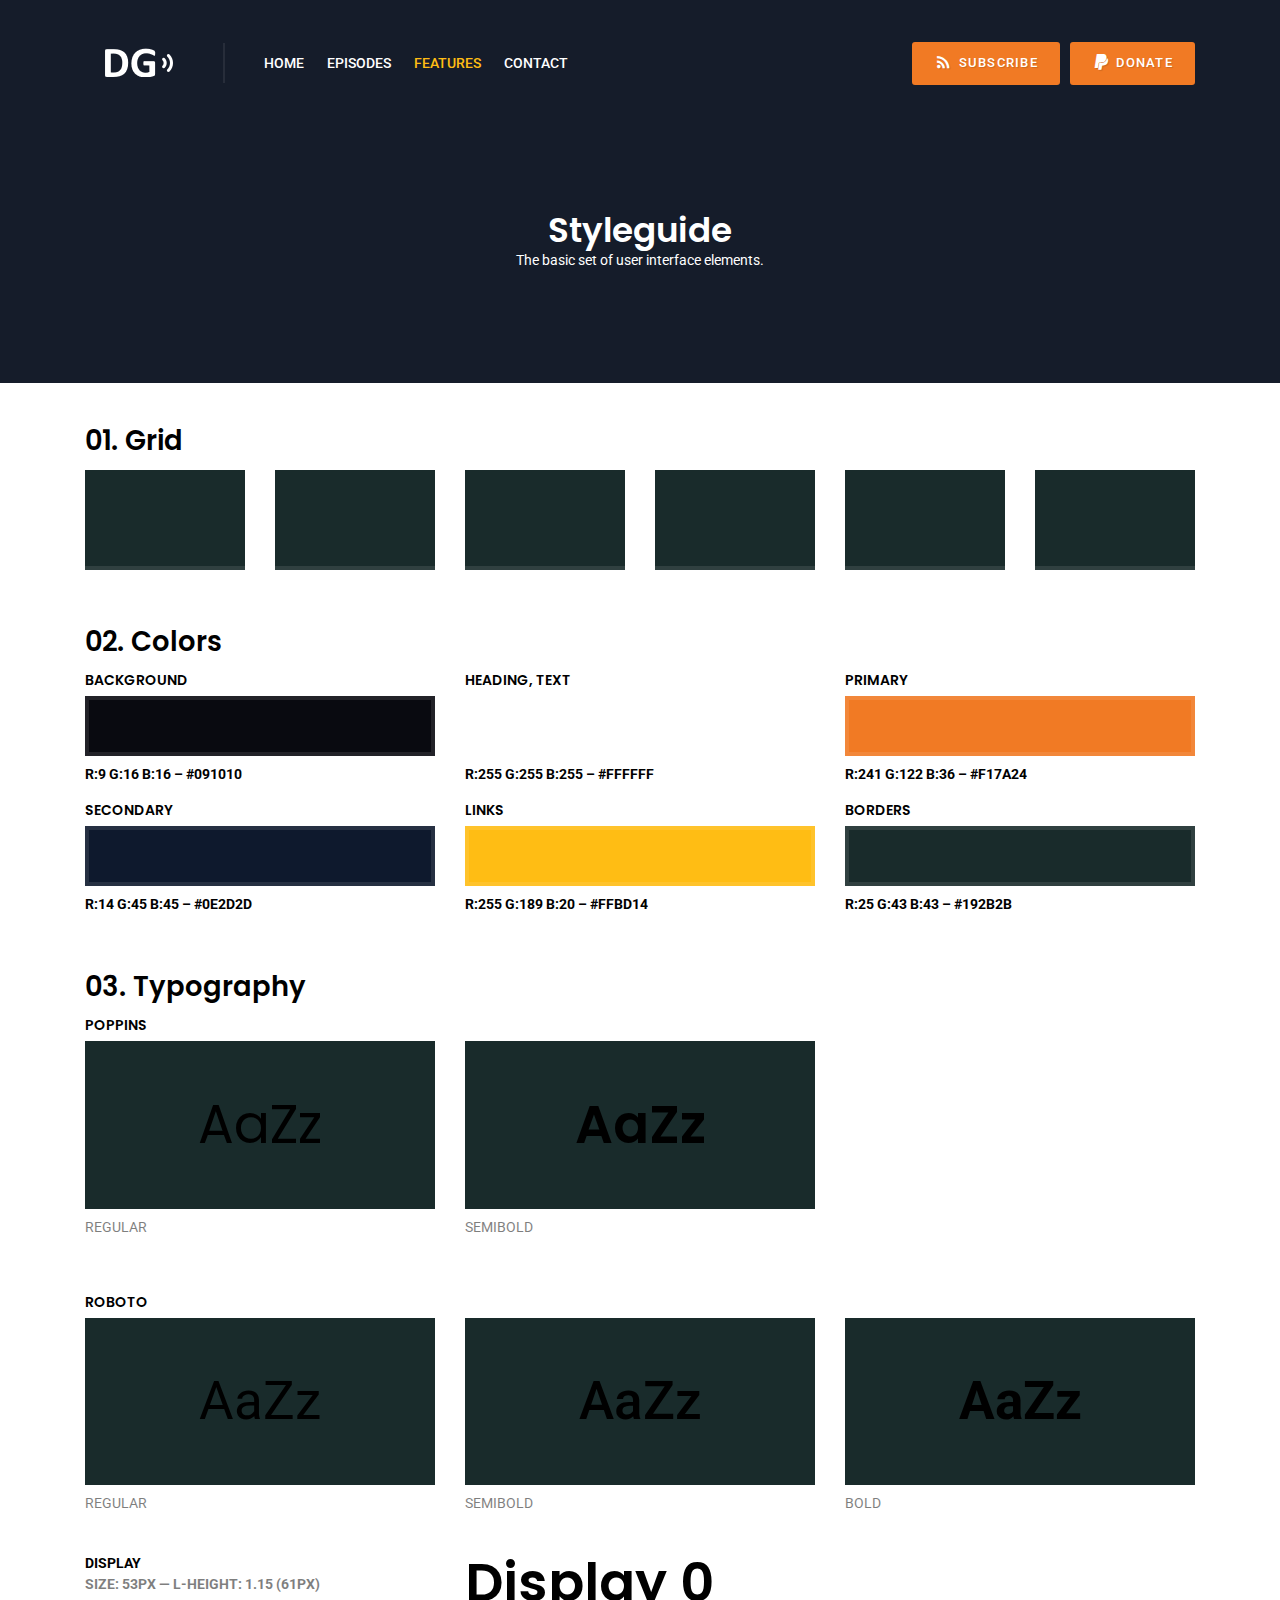
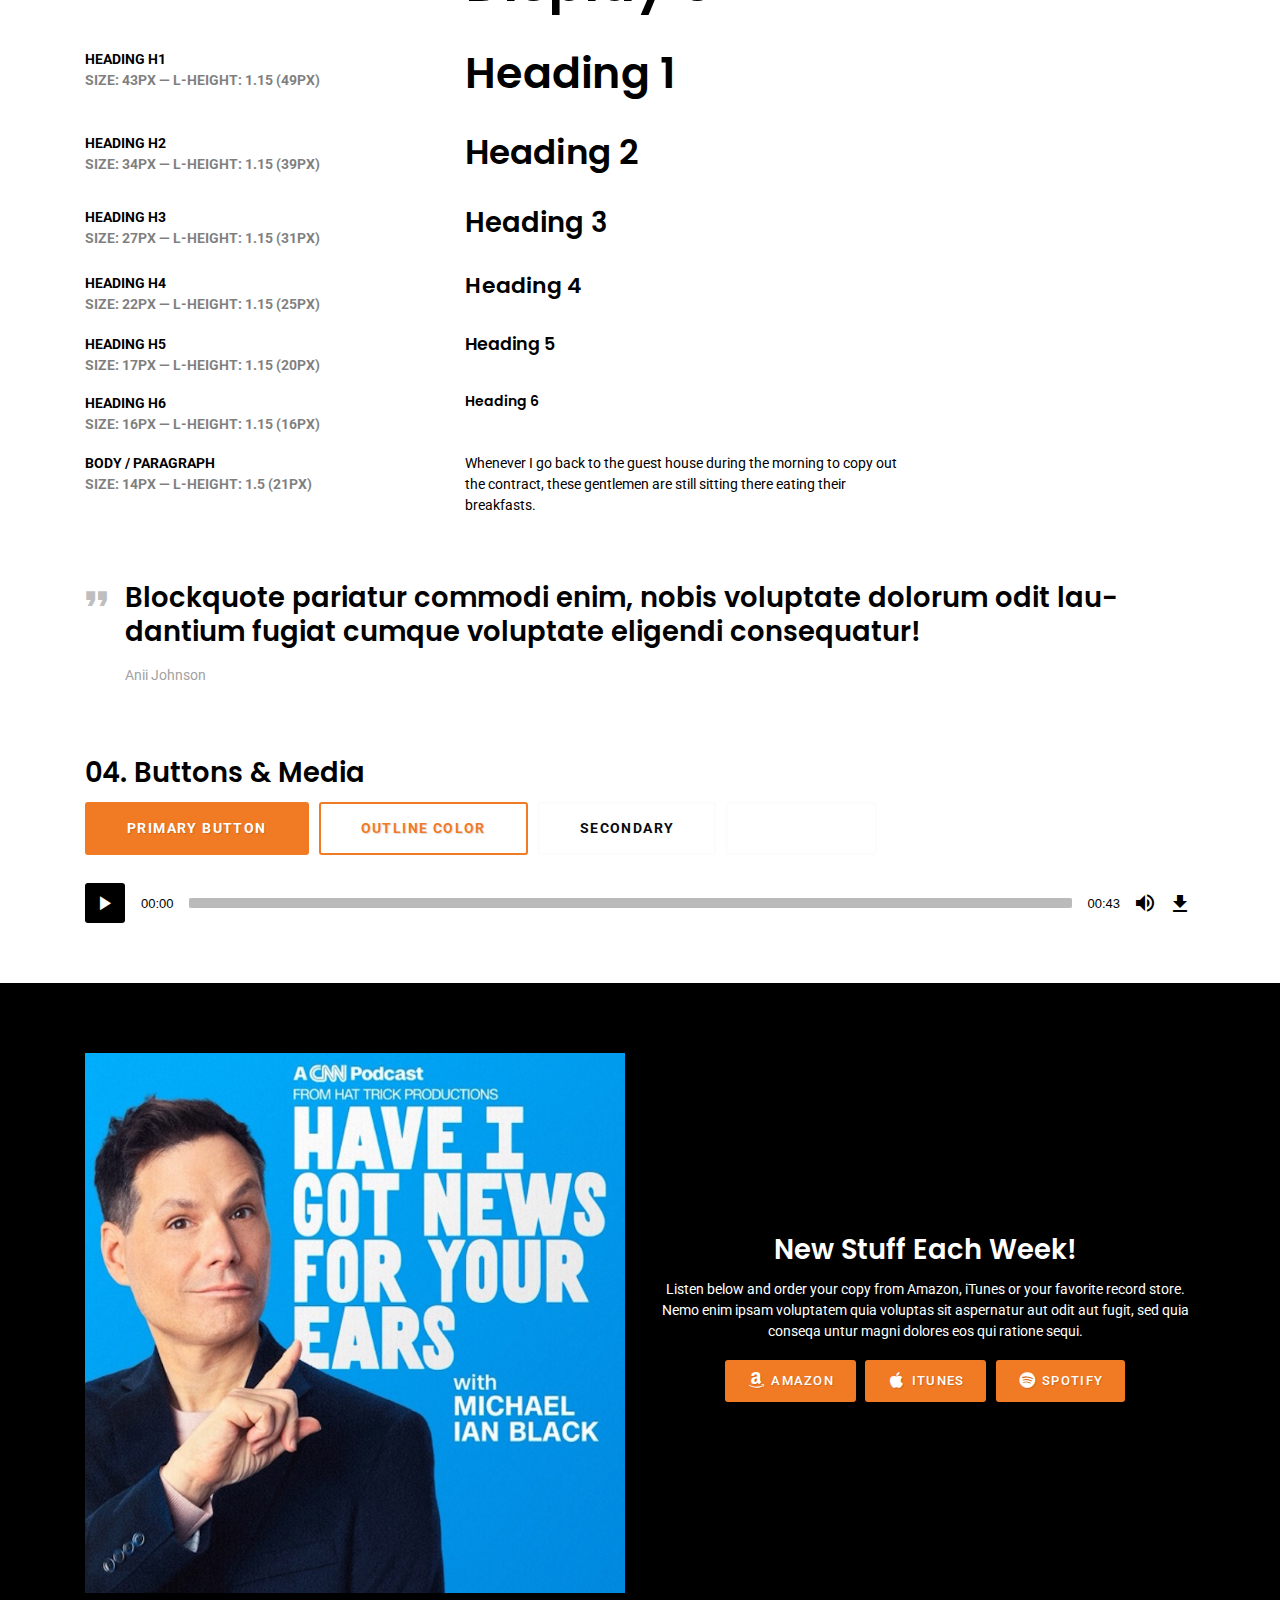
<file: styleguide.html>
<!doctype html>
<html lang="en" class="no-js">
<head>
	<title>Styleguide - Anii</title>
	<meta charset="utf-8">
	<meta name="viewport" content="width=device-width, initial-scale=1, shrink-to-fit=no">

	<meta name="description" content="Anii is fully responsive creative audio podcast HTML site template that looks great on any device.">
	<meta name="keywords" content="Anii, HTML, Template, Design, Development">

	<link rel="shortcut icon" href="favicon.png">

	<link href="https://fonts.googleapis.com/css?family=Roboto:400,500,700%7CPoppins:400,600" rel="stylesheet">

	<link rel="stylesheet" href="assets/css/materialdesignicons.css">
	<link rel="stylesheet" href="assets/css/bootstrap-grid.css">
	<link rel="stylesheet" href="assets/css/style.css">

	<style id="anii-inline-style">
		.sales-box {
			background-image: url(tmp/sample-sales-background.jpg);
		}
	</style>
</head>
<body class="single-page footer-sticky expand-featured-media">
	<header id="top">
		<div class="navbar navbar-sticky">
			<div class="container">
				<div class="row align-items-center">
					<div class="site-title col col-lg-auto order-first">
						<h1><a href="index.html" class="custom-logo-link" rel="home">
								<img src="tmp/logo.png" class="custom-logo" width="98" height="30" alt="Anii"></a></h1>
					</div>
					<nav id="site-menu" class="col-12 col-lg order-3 order-sm-4 order-lg-2">
						<ul>
							<li class="menu-item menu-item-has-children">
								<a href="index.html">Home</a>
								<a href="#" class="menu-expand"></a>
								<ul class="sub-menu">
									<li class="menu-item"><a href="index.html">Home</a></li>
									<li class="menu-item"><a href="index-alt.html">Home - Alt</a></li>
								</ul>
							</li>
							<li class="menu-item menu-item-has-children">
								<a href="episodes.html">Episodes</a>
								<a href="#" class="menu-expand"></a>
								<ul class="sub-menu">
									<li class="menu-item"><a href="episodes.html">Browse Episodes</a></li>
									<li class="menu-item"><a href="single-episode.html">Single Episode</a></li>
								</ul>
							</li>
							<li class="menu-item menu-item-has-children current-menu-parent"><a href="styleguide.html">Features</a>
								<a href="#" class="menu-expand"></a>
								<ul class="sub-menu">
									<li class="menu-item"><a href="about.html">About</a></li>
									<li class="menu-item menu-item-has-children">
										<a href="blog.html">Blog</a>
										<a href="#" class="menu-expand"></a>
										<ul class="sub-menu">
											<li class="menu-item"><a href="blog.html">Browse Posts</a></li>
											<li class="menu-item"><a href="single-post.html">Single Post</a></li>
										</ul>
									</li>
									<li class="menu-item current-menu-item"><a href="styleguide.html">Styleguide</a></li>
									<li class="menu-item"><a href="404.html">404 - Not found</a></li>
								</ul>
							</li>
							<li class="menu-item"><a href="contact.html">Contact</a></li>
						</ul>
					</nav>
					<div class="call-to-action col-12 col-lg-auto order-5 order-xl-4">
						<a href="#" class="button button-small button-color button-filled" target="_blank"><span class="mdi mdi-rss"></span> Subscribe</a>
						<a href="#" class="button button-small button-color button-filled" target="_blank"><span class="mdi mdi-paypal"></span> Donate</a>
					</div>
					<div class="site-menu-toggle col-auto order-2 order-sm-3">
						<a href="#site-menu">
							<span class="screen-reader-text">Toggle navigation</span>
						</a>
					</div>
				</div>
			</div>
		</div>
		<div id="featured" class="featured-content">
			<div class="container">
				<div class="row align-items-md-center">
					<div class="col-12 text-center">
						<h2 class="no-margin-bottom">Styleguide</h2>
						<p>The basic set of user interface elements.</p>
					</div>
				</div>
			</div>
			<div id="featured-media" class="featured-media">
				<img src="tmp/sample-header2.jpg" alt="">
			</div>
		</div>
	</header>

	<main id="content">
		<div class="container">
			<div class="row">
				<div class="col-12">
					<article class="entry entry-post episode-type-audio type-episode">
						<div class="entry-content">
							<h3>01. Grid</h3>
							<div class="row">
								<div class="col-6 col-md-4 col-lg-2">
									<div class="box min-box"></div>
								</div>
								<div class="col-6 col-md-4 col-lg-2">
									<div class="box min-box"></div>
								</div>
								<div class="col-6 col-md-4 col-lg-2">
									<div class="box min-box"></div>
								</div>
								<div class="col-6 col-md-4 col-lg-2">
									<div class="box min-box"></div>
								</div>
								<div class="col-6 col-md-4 col-lg-2">
									<div class="box min-box"></div>
								</div>
								<div class="col-6 col-md-4 col-lg-2">
									<div class="box min-box"></div>
								</div>
							</div>
							<h3>02. Colors</h3>
							<div class="row">
								<div class="col-6 col-md-4">
									<h6 class="text-uppercase no-margin-bottom">Background</h6>
									<div class="box box-color body-background-color"></div>
									<p class="text-uppercase text-strong text-color-grey">R:9 G:16 B:16 – #091010</p>
								</div>
								<div class="col-6 col-md-4">
									<h6 class="text-uppercase no-margin-bottom">Heading, Text</h6>
									<div class="box box-color body-text-color"></div>
									<p class="text-uppercase text-strong text-color-grey">R:255 G:255 B:255 – #FFFFFF</p>
								</div>
								<div class="col-6 col-md-4">
									<h6 class="text-uppercase no-margin-bottom">Primary</h6>
									<div class="box box-color primary-color"></div>
									<p class="text-uppercase text-strong text-color-grey">R:241 G:122 B:36 – #F17A24</p>
								</div>
								<div class="col-6 col-md-4">
									<h6 class="text-uppercase no-margin-bottom">Secondary</h6>
									<div class="box box-color secondary-color"></div>
									<p class="text-uppercase text-strong text-color-grey">R:14 G:45 B:45 – #0E2D2D</p>
								</div>
								<div class="col-6 col-md-4">
									<h6 class="text-uppercase no-margin-bottom">Links</h6>
									<div class="box box-color link-color"></div>
									<p class="text-uppercase text-strong text-color-grey">R:255 G:189 B:20 – #FFBD14</p>
								</div>
								<div class="col-6 col-md-4">
									<h6 class="text-uppercase no-margin-bottom">Borders</h6>
									<div class="box box-color border-color"></div>
									<p class="text-uppercase text-strong text-color-grey">R:25 G:43 B:43 – #192B2B</p>
								</div>
							</div>
							<h3>03. Typography</h3>
							<div class="row">
								<div class="col-12">
									<h6 class="text-uppercase no-margin-bottom">Poppins</h6>
									<div class="row">
										<div class="col-6 col-md-4">
											<div class="box-typography text-headings-font text-weight-regular">AaZz</div>
											<p class="text-uppercase text-fade-out">Regular</p>
										</div>
										<div class="col-6 col-md-4">
											<div class="box-typography text-headings-font text-weight-semibold">AaZz</div>
											<p class="text-uppercase text-fade-out">SemiBold</p>
										</div>
									</div>
									<h6 class="text-uppercase no-margin-bottom">Roboto</h6>
									<div class="row">
										<div class="col-6 col-md-4">
											<div class="box-typography text-body-font text-weight-regular">AaZz</div>
											<p class="text-uppercase text-fade-out">Regular</p>
										</div>
										<div class="col-6 col-md-4">
											<div class="box-typography text-body-font text-weight-semibold">AaZz</div>
											<p class="text-uppercase text-fade-out">SemiBold</p>
										</div>
										<div class="col-6 col-md-4">
											<div class="box-typography text-body-font text-weight-bold">AaZz</div>
											<p class="text-uppercase text-fade-out">Bold</p>
										</div>
									</div>
									<br>
									<div class="row">
										<div class="col-12 col-md-6 col-lg-4">
											<p class="text-uppercase"><strong>Display</strong> <br><strong class="text-fade-out">Size: 53px — L-Height: 1.15 (61px)</strong></p>
										</div>
										<div class="col-12 col-md-6 col-lg-8">
											<h1 class="display double-margin-bottom">Display 0</h1>
										</div>
										<div class="col-12 col-md-6 col-lg-4">
											<p class="text-uppercase"><strong>Heading H1</strong> <br><strong class="text-fade-out">Size: 43px — L-Height: 1.15 (49px)</strong></p>
										</div>
										<div class="col-12 col-md-6 col-lg-8">
											<h1 class="double-margin-bottom">Heading 1</h1>
										</div>
										<div class="col-12 col-md-6 col-lg-4">
											<p class="text-uppercase"><strong>Heading H2</strong> <br><strong class="text-fade-out">Size: 34px — L-Height: 1.15 (39px)</strong></p>
										</div>
										<div class="col-12 col-md-6 col-lg-8">
											<h2 class="double-margin-bottom">Heading 2</h2>
										</div>
										<div class="col-12 col-md-6 col-lg-4">
											<p class="text-uppercase"><strong>Heading H3</strong> <br><strong class="text-fade-out">Size: 27px — L-Height: 1.15 (31px)</strong></p>
										</div>
										<div class="col-12 col-md-6 col-lg-8">
											<h3 class="double-margin-bottom">Heading 3</h3>
										</div>
										<div class="col-12 col-md-6 col-lg-4">
											<p class="text-uppercase"><strong>Heading H4</strong> <br><strong class="text-fade-out">Size: 22px — L-Height: 1.15 (25px)</strong></p>
										</div>
										<div class="col-12 col-md-6 col-lg-8">
											<h4 class="double-margin-bottom">Heading 4</h4>
										</div>
										<div class="col-12 col-md-6 col-lg-4">
											<p class="text-uppercase"><strong>Heading H5</strong> <br><strong class="text-fade-out">Size: 17px — L-Height: 1.15 (20px)</strong></p>
										</div>
										<div class="col-12 col-md-6 col-lg-8">
											<h5 class="double-margin-bottom">Heading 5</h5>
										</div>
										<div class="col-12 col-md-6 col-lg-4">
											<p class="text-uppercase"><strong>Heading H6</strong> <br><strong class="text-fade-out">Size: 16px — L-Height: 1.15 (16px)</strong></p>
										</div>
										<div class="col-12 col-md-6 col-lg-8">
											<h6 class="double-margin-bottom">Heading 6</h6>
										</div>
										<div class="col-12 col-md-6 col-lg-4">
											<p class="text-uppercase"><strong>Body / Paragraph</strong> <br><strong class="text-fade-out">Size: 14px — L-Height: 1.5 (21px)</strong></p>
										</div>
										<div class="col-12 col-md-6 col-lg-5">
											<p>Whenever I go back to the guest house during the morning to copy out the contract, these gentlemen are still sitting there eating their breakfasts.</p>
										</div>
										<div class="clear"></div>
										<blockquote>
											<p>Blockquote pariatur commodi enim, nobis voluptate dolorum odit laudantium fugiat cumque voluptate eligendi consequatur!</p>
											<cite>Anii Johnson</cite>
										</blockquote>
									</div>
									<h3>04. Buttons &amp; Media</h3>
									<p>
										<a href="#" class="button button-color button-filled">Primary button</a> <a href="#" class="button button-color">Outline color</a> <a href="#" class="button button-filled">Secondary</a> <a href="#" class="button">Default</a>
									</p>
									<div class="podcast-episode-player" data-episode-download="https://html.liviucerchez.com/common/preview2.mp3" data-episode-download-button="Download Episode (884.3 KB)" data-episode-duration="00:43" data-episode-size="884.3 KB">
										<audio class="wp-audio-shortcode" preload="none">
											<source src="https://html.liviucerchez.com/common/preview2.mp3" type="audio/mpeg" />
											<source src="https://html.liviucerchez.com/common/preview2.ogg" type="audio/ogg" />
										</audio>
									</div>
								</div>
							</div>
						</div>
					</article>
				</div>
			</div>
		</div>
	</main>

	<footer class="sales-box">
		<div class="container">
			<div class="row align-items-center">
				<div class="col-12 col-md-6">
					<a href="#" class="cover-image">
						<img src="tmp/sample-sales-cover.jpg" alt="">
					</a>
				</div>
				<div class="col-12 col-md-6">
					<h3>New Stuff Each Week!</h3>
					<p>Listen below and order your copy from Amazon, iTunes or your favorite record store. Nemo enim ipsam voluptatem quia voluptas sit aspernatur aut odit aut fugit, sed quia conseqa untur magni dolores eos qui ratione sequi.</p>
					<p><a href="#" class="button button-filled button-color button-small"><span class="mdi mdi-amazon"></span> Amazon</a> <a href="#" class="button button-filled button-color button-small"><span class="mdi mdi-apple"></span> iTunes</a> <a href="#" class="button button-filled button-color button-small"><span class="mdi mdi-spotify"></span> Spotify</a></p>
				</div>
			</div>
		</div>
	</footer>

	<footer id="footer">
		<div class="container">
			<div class="row">
				<div class="widget-area col-12">
					<section class="widget widget_text">
						<h3 class="widget-title">Don't miss our weekly episodes!</h3>
						<div class="textwidget">
							<form class="mc4wp-form" method="post">
								<div class="mc4wp-form-fields">
									<p>A theme with a simple and organized approach to presenting your content with understated charm and undeniable appeal.</p>
									<p class="one-line">
										<label class="screen-reader-text" for="subscribe_email">Subscription Email</label><input id="subscribe_email" name="email" required placeholder="Your email address&hellip;" type="email"><input value="Subscribe" type="submit">
									</p>
								</div>
							</form>
						</div>
					</section>
					<section class="widget widget_nav">
						<h3 class="screen-reader-text">Social Navigation</h3>
						<nav>
							<ul class="social-navigation">
								<li class="menu-item menu-item-type-custom">
									<a title="Facebook Profile" target="_blank" href="https://facebook.com"><span class="screen-reader-text">Facebook Profile</span></a>
								</li>
								<li class="menu-item menu-item-type-custom">
									<a title="Google Play" target="_blank" href="https://play.google.com"><span class="screen-reader-text">Google Play</span></a>
								</li>
								<li class="menu-item menu-item-type-custom">
									<a title="YouTube Channel" target="_blank" href="https://youtube.com"><span class="screen-reader-text">YouTube Channel</span></a>
								</li>
								<li class="menu-item menu-item-type-custom">
									<a title="Spotify Mixtape" target="_blank" href="https://spotify.com"><span class="screen-reader-text">Spotify Mixtape</span></a>
								</li>
								<li class="menu-item menu-item-type-custom">
									<a title="Donate via PayPal" target="_blank" href="https://paypal.me"><span class="screen-reader-text">Donate via PayPal</span></a>
								</li>
							</ul>
						</nav>
					</section>
				</div>
				<div class="copyright col-12">
					<p>&copy; Anii's Podcast was created with &hearts; in Europe. All Rights Reserved. <span class="separator" role="separator" aria-hidden="true"></span> <a class="privacy-policy-link" href="#">Privacy Policy</a></p>
				</div>
			</div>
		</div>
	</footer>

	<script src="assets/js/jquery-3.2.1.min.js"></script>
	<script src="assets/js/modernizr-custom.js"></script>
	<script src="assets/js/functions.js"></script>

	<!-- MediaElement.js files -->
	<link rel="stylesheet" id="mediaelement-css" href="assets/mediaelement/mediaelementplayer-legacy.css">
	<link rel="stylesheet" id="wp-mediaelement-css" href="assets/mediaelement/wp-mediaelement.css">
	<link rel="stylesheet" id="anii-additional-mediaelement-css" href="assets/css/mediaelement-anii.css">
	<script src="assets/mediaelement/mediaelement-and-player.js"></script>
	<script src="assets/mediaelement/mediaelement-migrate.js"></script>
	<script src="assets/mediaelement/wp-mediaelement.js"></script>
	<script src="assets/js/mediaelement-anii.js"></script>
</body>
</html>
</file>
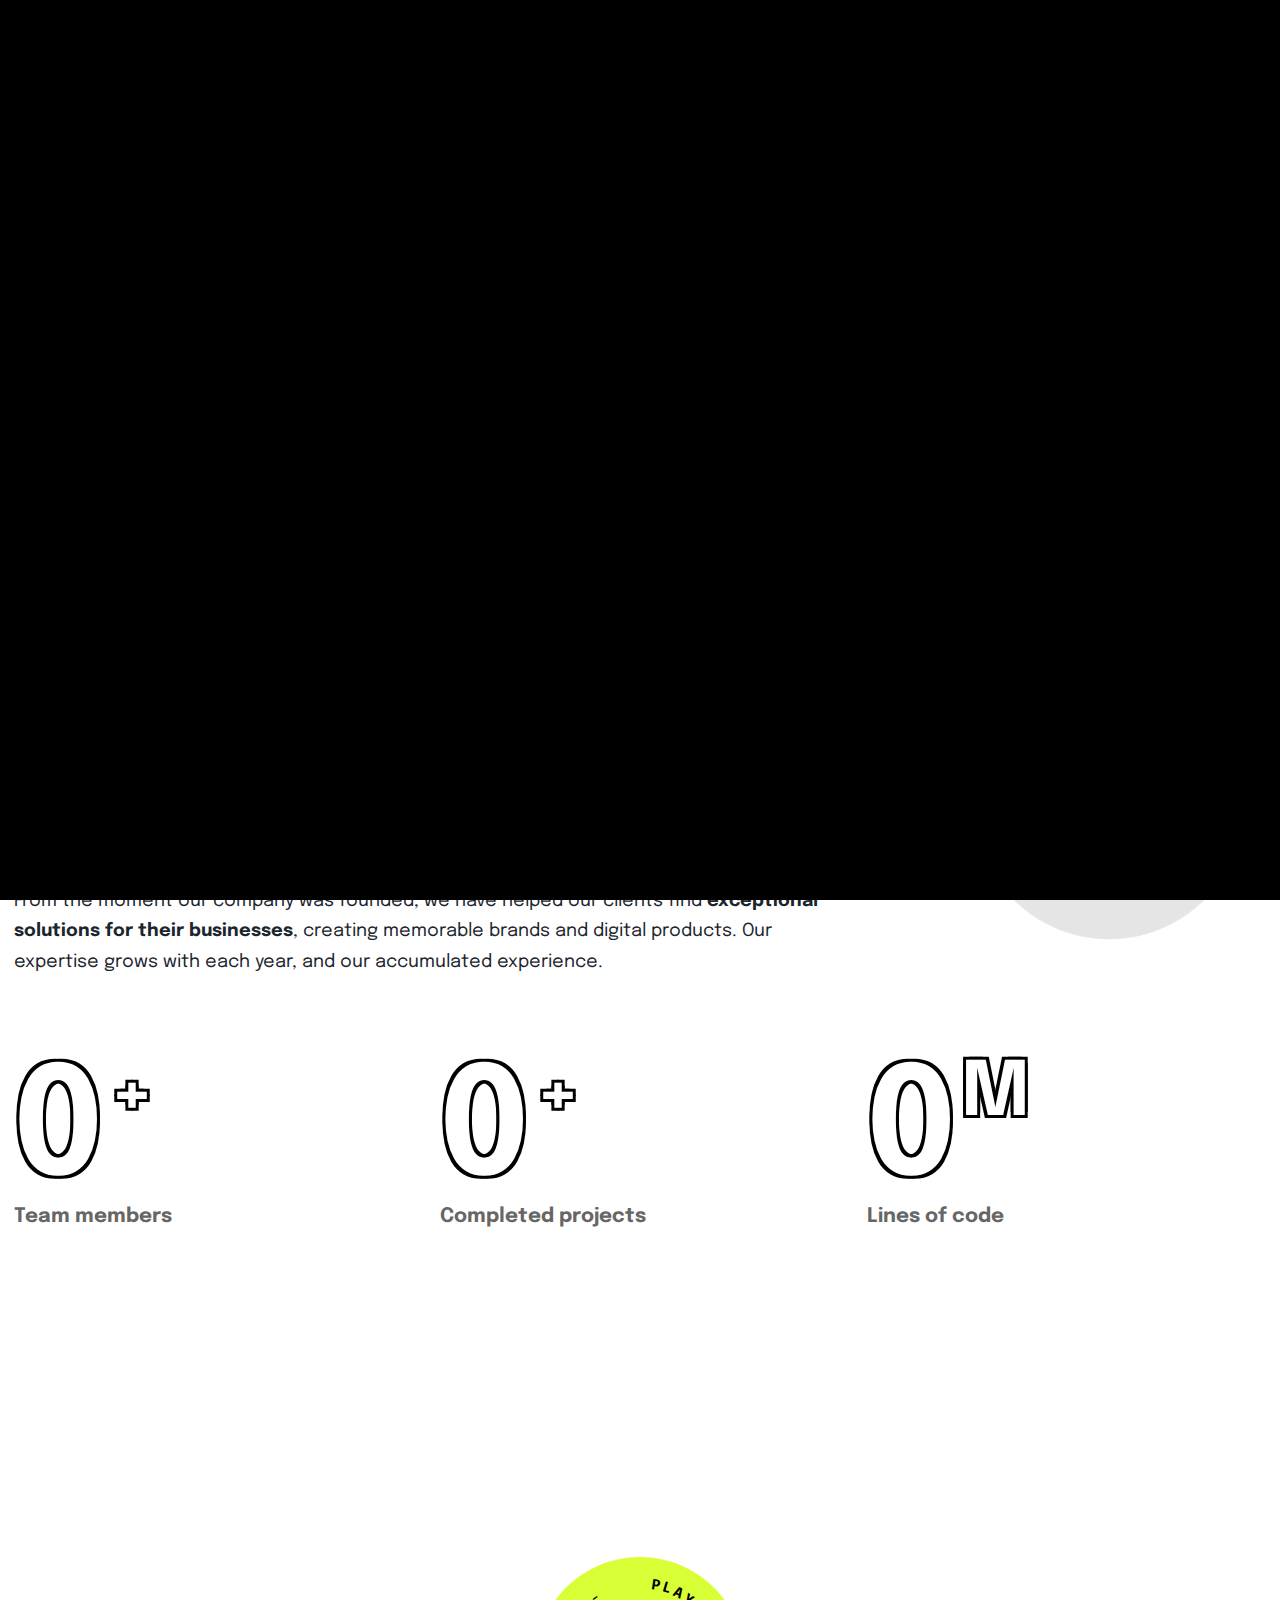
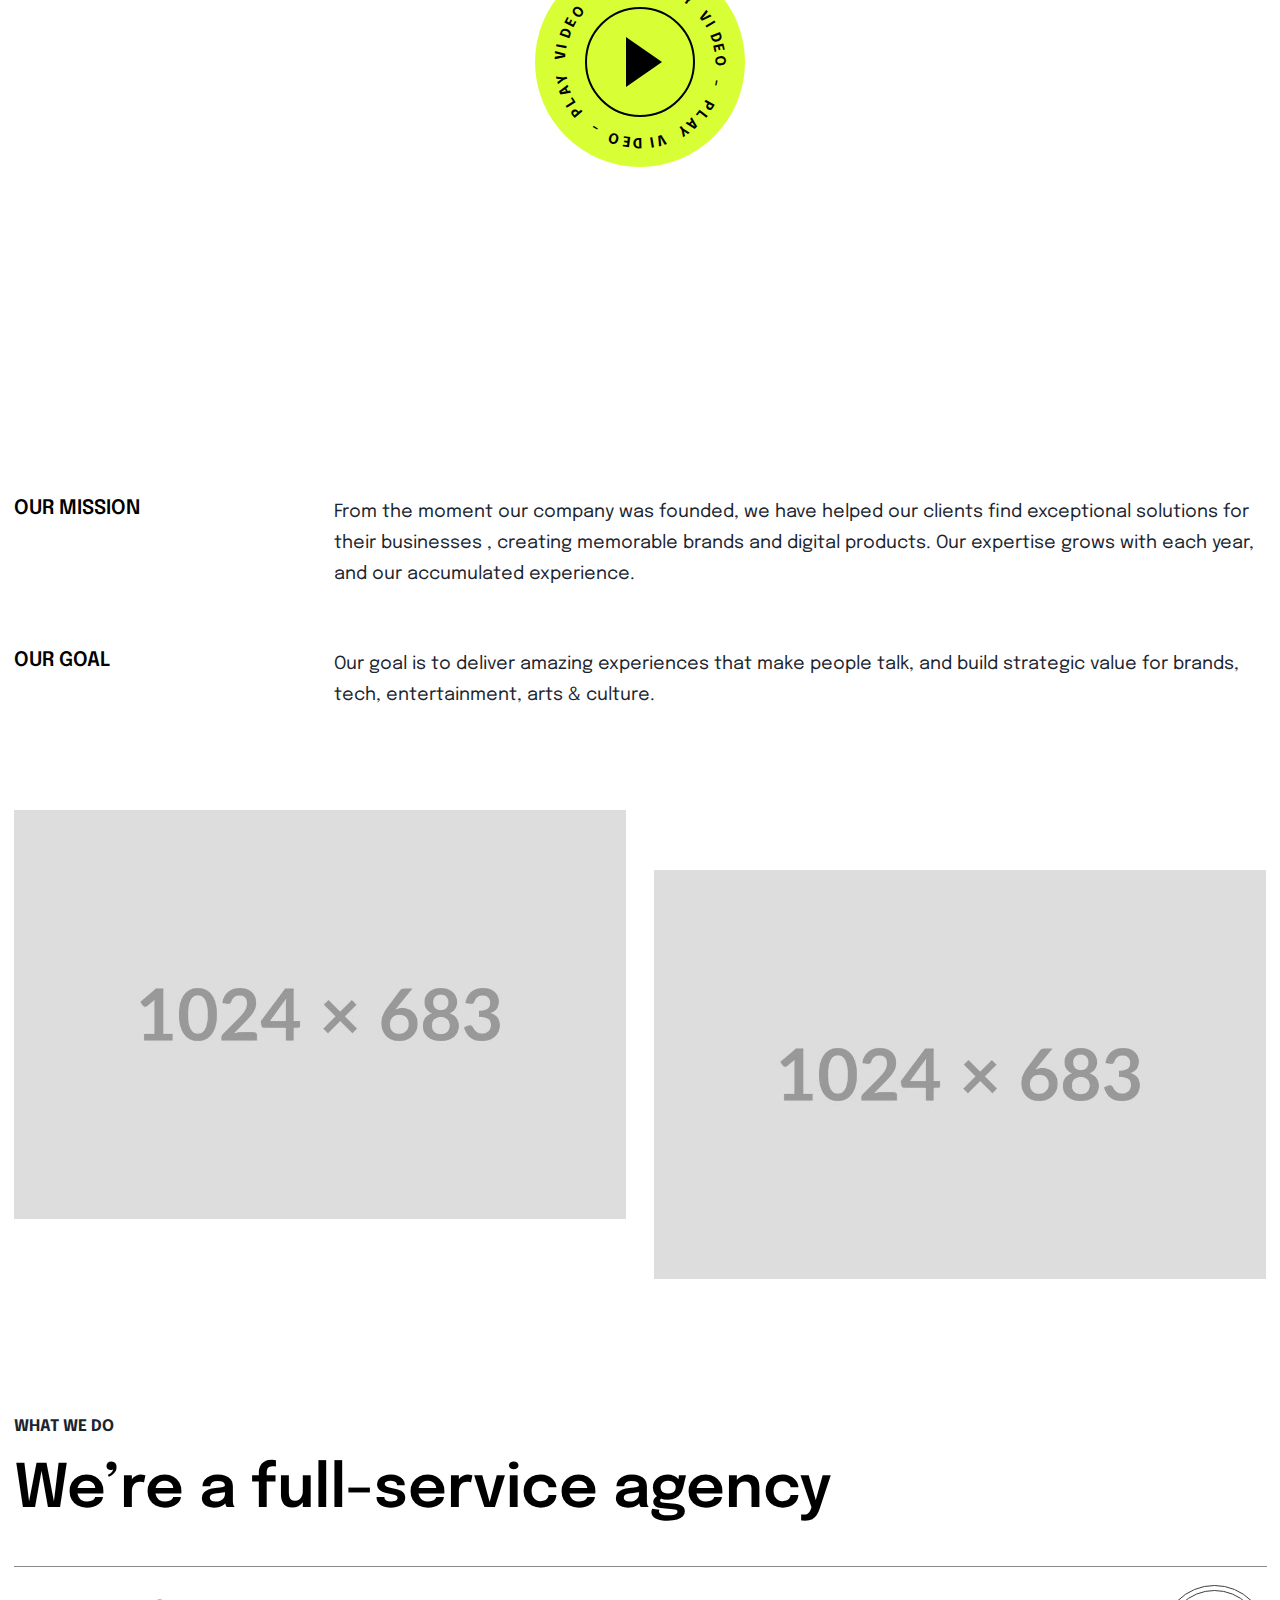
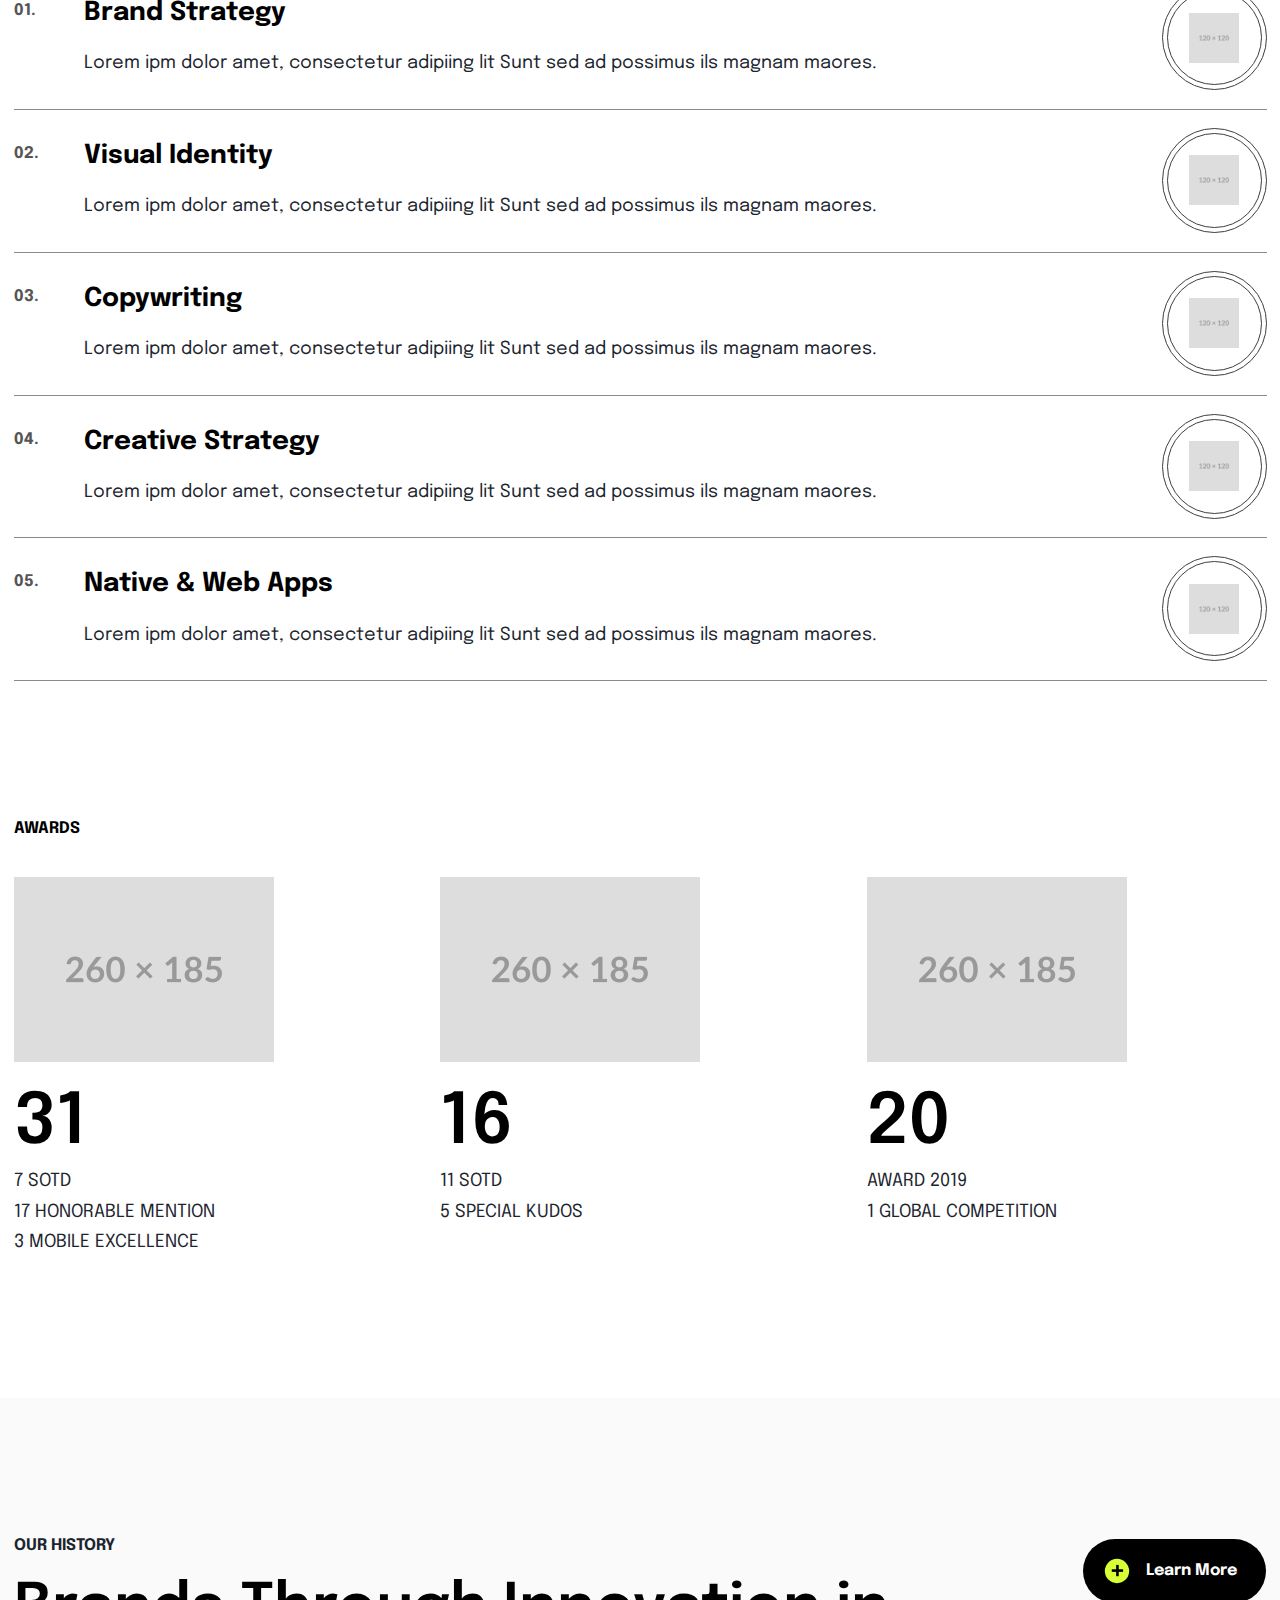
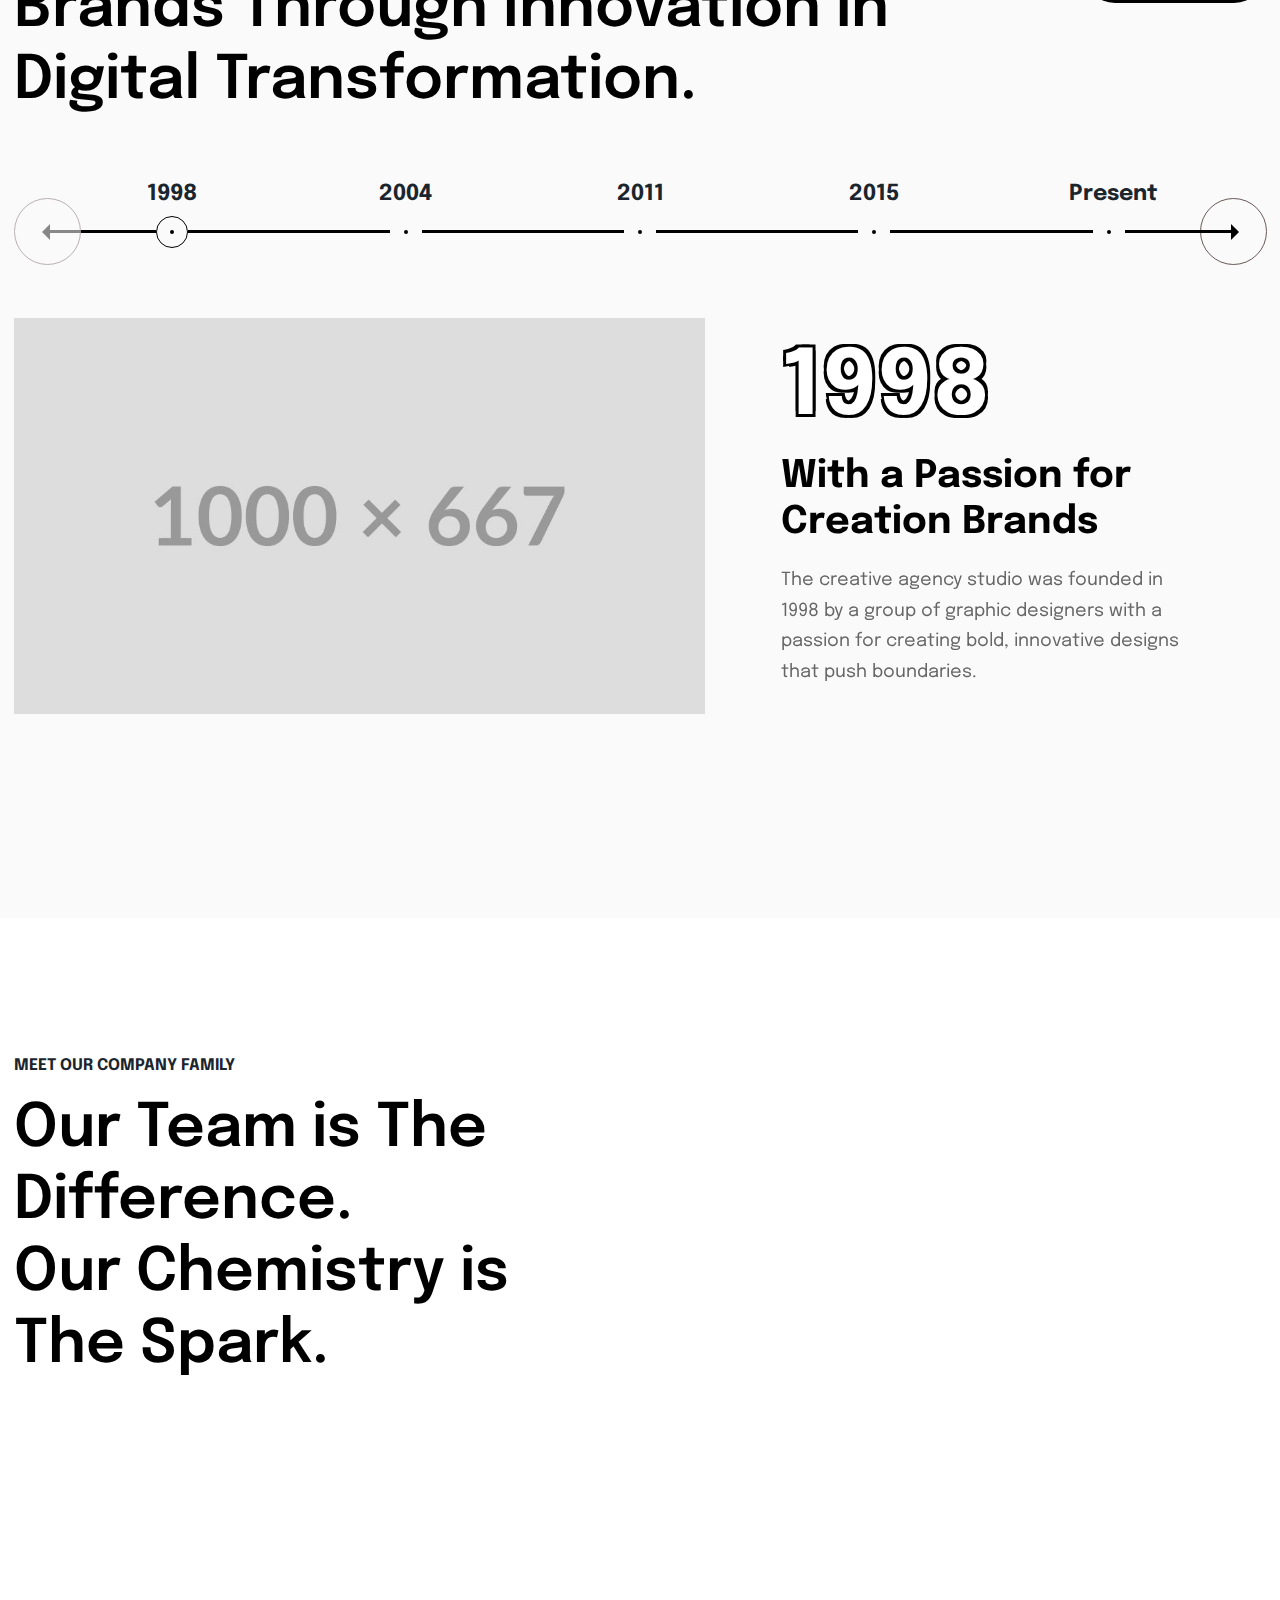
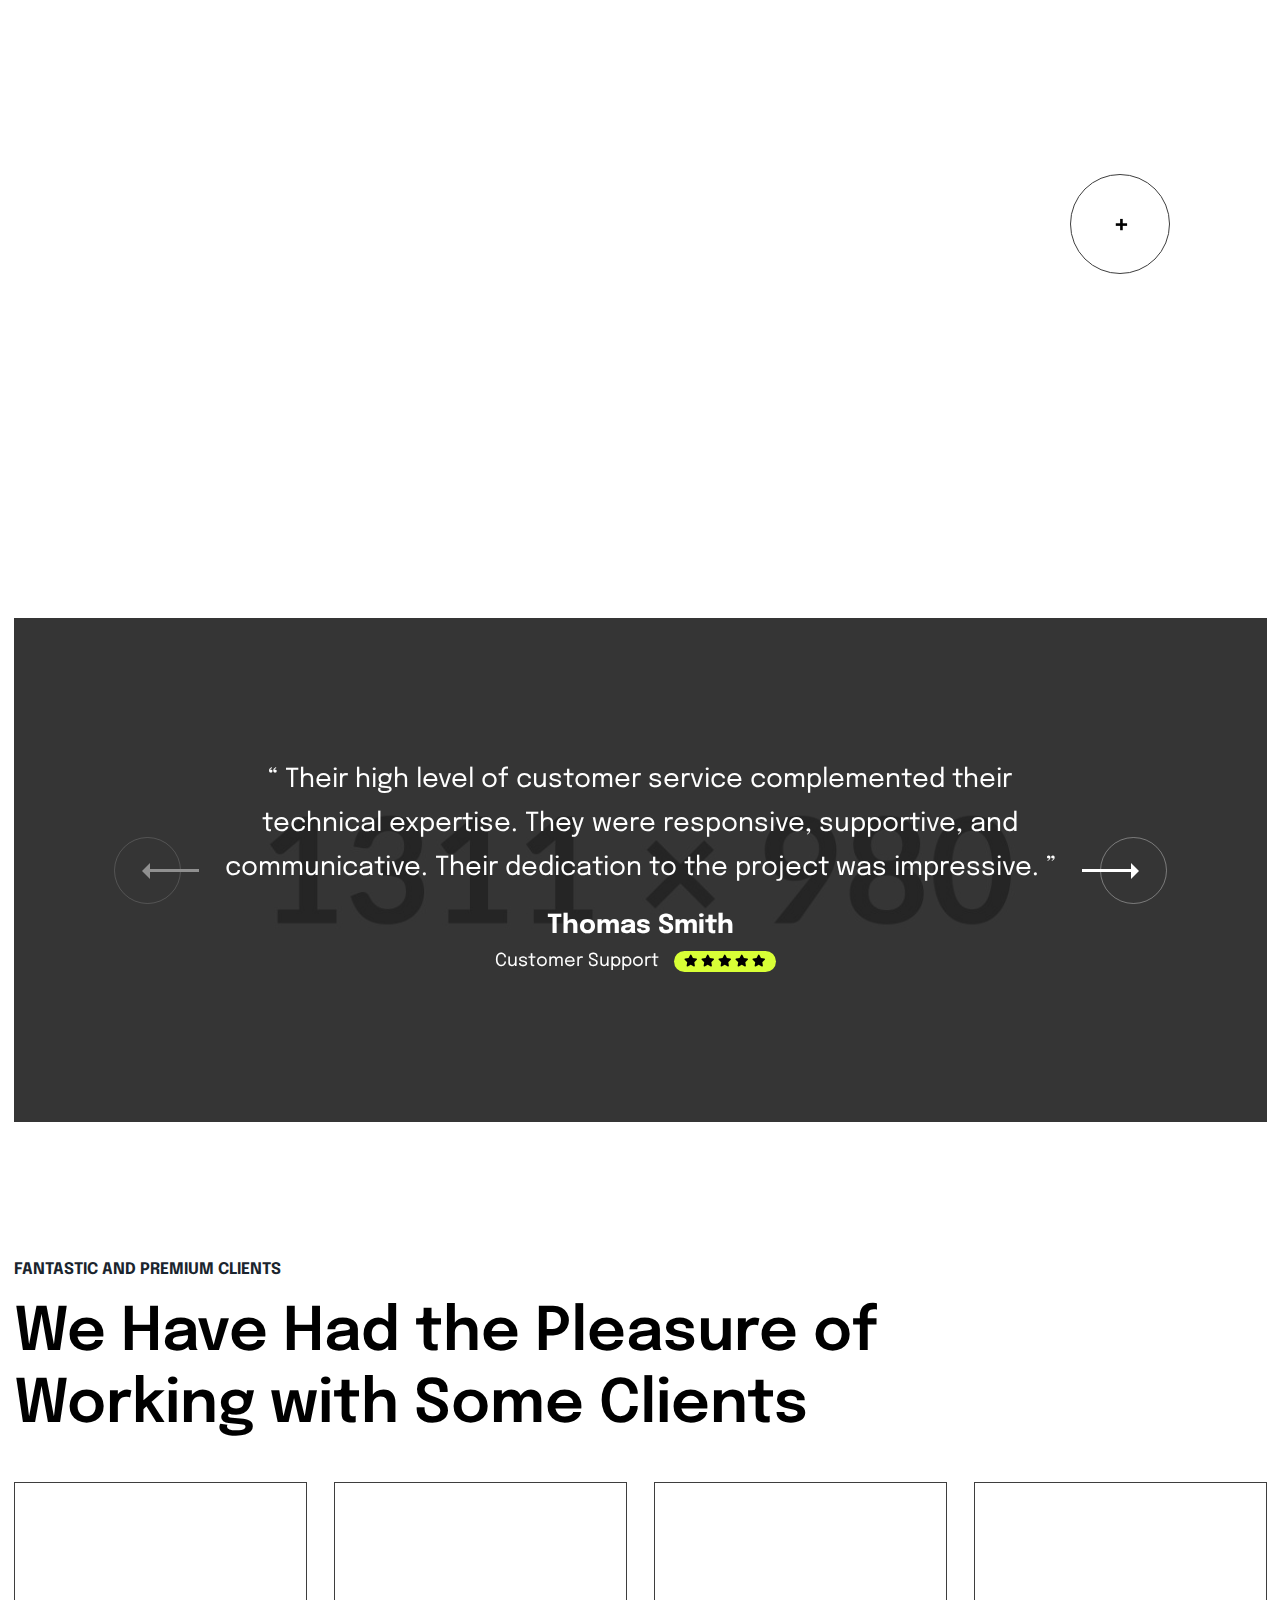
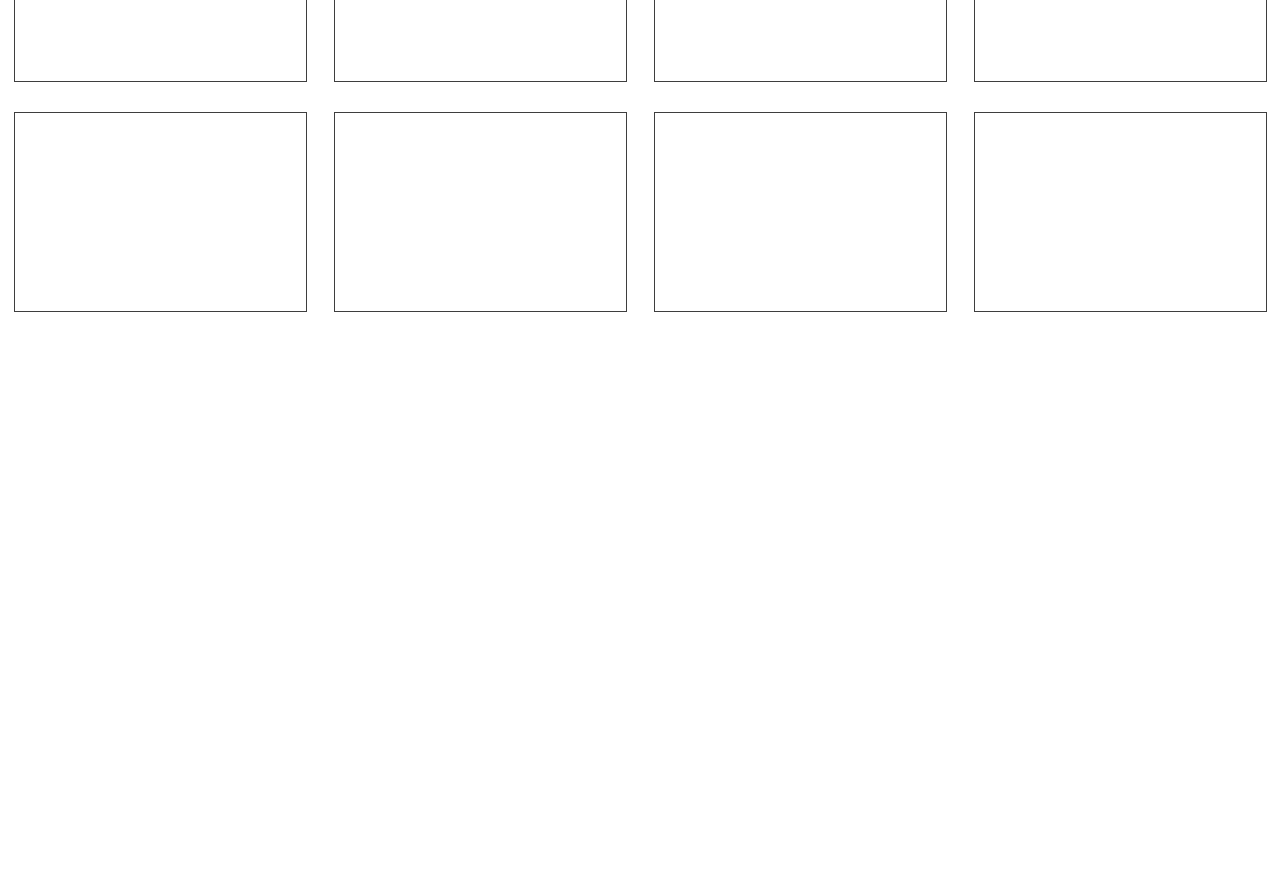
<file: website/about-us.html>
<!doctype html>
<html lang="en-US">
<head>

  <title>Onovo - Creative Portfolio Agency HTML5 Template</title>
  <meta http-equiv="Content-Type" content="text/html; charset=utf-8">
  <meta http-equiv="X-UA-Compatible" content="IE=edge">
  <meta name="viewport" content="width=device-width, initial-scale=1">
  <meta name="HandheldFriendly" content="true">
  <meta name="author" content="bslthemes" />

  <!-- Fonts -->
  <link rel="dns-prefetch" href="//fonts.googleapis.com" />
  <link rel="stylesheet" href="https://fonts.googleapis.com/css?family=Epilogue%3Aital%2Cwght%400%2C100%3B0%2C200%3B0%2C300%3B0%2C400%3B0%2C500%3B0%2C600%3B0%2C700%3B0%2C800%3B0%2C900%3B1%2C100%3B1%2C200%3B1%2C300%3B1%2C400%3B1%2C500%3B1%2C600%3B1%2C700%3B1%2C800%3B1%2C900&#038;display=swap" type="text/css" media="all" />
  <link rel="preconnect" href="https://fonts.gstatic.com/" crossorigin>

  <!-- CSS STYLES -->
  <link rel="stylesheet" href="assets/css/vendors/bootstrap.css" type="text/css" media="all" />
  <link rel="stylesheet" href="assets/fonts/font-awesome/css/font-awesome.css" type="text/css" media="all" />
  <link rel="stylesheet" href="assets/css/vendors/magnific-popup.css" type="text/css" media="all" />
  <link rel="stylesheet" href="assets/css/vendors/splitting.css" type="text/css" media="all" />
  <link rel="stylesheet" href="assets/css/vendors/swiper.css" type="text/css" media="all" />
  <link rel="stylesheet" href="assets/css/vendors/animate.css" type="text/css" media="all" />
  <link rel="stylesheet" href="assets/css/vendors/jquery.pagepiling.css" type="text/css" media="all" />
  <link rel="stylesheet" href="assets/css/style.css" type="text/css" media="all" />

  <!-- Favicon -->
  <link rel="shortcut icon" href="favicon.ico" type="image/x-icon">
  <link rel="icon" href="favicon.ico" type="image/x-icon">

</head>

<body>

	<!-- Page -->
	<div class="onovo-page footer--fixed">

		<!-- Preloader -->
		<div class="preloader">
			<div class="preloader__spinner">
				<span class="preloader__double-bounce"></span>
				<span class="preloader__double-bounce preloader__double-bounce--delay"></span>
			</div>
		</div>

		<!-- Header -->
		<header class="onovo-header header--white">
			<div class="header--builder">
				<div class="container">
					<div class="row">
						<div class="col-4 col-xs-4 col-sm-4 col-md-4 col-lg-3 align-self-center">

							<!-- Logo -->
							<div class="onovo-logo-image" style="max-width: 70px">
								<a href="index.html">
									<img src="assets/images/logo-black.png" alt="Onovo" />
									<img class="logo--white" src="assets/images/logo-main.png" alt="Onovo" />
								</a>
							</div>

						</div>
						<div class="col-4 col-xs-4 col-sm-4 col-md-4 col-lg-6 align-self-center align-center">

							<!-- Menu Hamburger -->
							<a href="#" class="onovo-menu-btn"><span></span></a>
							<div class="onovo-menu-popup align-left">
								<div class="onovo-menu-overlay"></div>
								<div class="onovo-menu-overlay-after"></div>
								<div class="onovo-menu-container onovo--noscroll">
									<div class="container">
										<div class="onovo-menu">
											<ul class="onovo-menu-nav">
												<li class="dropdown-link menu-item-has-children">
													<a class="onovo-lnk lnk--active onovo-dropdown-toggle" href="index.html">Home</a>
													<i class="icon fas fa-chevron-down"></i>
													<ul class="sub-menu">
														<li>
															<a class="onovo-lnk lnk--active" href="index.html">Creative Agency</a>
														</li>
														<li>
															<a class="onovo-lnk lnk--active" href="home-digital-agency.html">Digital Agency</a>
														</li>
														<li>
															<a class="onovo-lnk lnk--active" href="home-showcase.html">Creative Portfolio</a>
														</li>
														<li>
															<a class="onovo-lnk lnk--active" href="home-parallax.html">Fullscreen Parallax</a>
														</li>
													</ul>
												</li>
												<li class="dropdown-link current-menu-item menu-item-has-children">
													<a class="onovo-lnk lnk--active onovo-dropdown-toggle" href="about-us.html">About</a>
													<i class="icon fas fa-chevron-down"></i>
													<ul class="sub-menu">
														<li class="current-menu-item">
															<a class="onovo-lnk lnk--active" href="about-us.html">About Us</a>
														</li>
														<li>
															<a class="onovo-lnk lnk--active" href="team.html">Team</a>
														</li>
														<li>
															<a class="onovo-lnk lnk--active" href="team-detail.html">Team Detail</a>
														</li>
														<li>
															<a class="onovo-lnk lnk--active" href="services.html">Services</a>
														</li>
														<li>
															<a class="onovo-lnk lnk--active" href="service-detail.html">Service Detail</a>
														</li>
														<li>
															<a class="onovo-lnk lnk--active" href="pricing-plans.html">Pricing Plans</a>
														</li>
														<li>
															<a class="onovo-lnk lnk--active" href="faq.html">FAQ</a>
														</li>
													</ul>
												</li>
												<li class="dropdown-link menu-item-has-children">
													<a class="onovo-lnk lnk--active onovo-dropdown-toggle" href="projects.html">Projects</a>
													<i class="icon fas fa-chevron-down"></i>
													<ul class="sub-menu">
														<li>
															<a class="onovo-lnk lnk--active" href="projects.html">Projects Grid</a>
														</li>
														<li>
															<a class="onovo-lnk lnk--active" href="projects-list.html">Projects List</a>
														</li>
														<li>
															<a class="onovo-lnk lnk--active" href="projects-side.html">Projects Side</a>
														</li>
														<li>
															<a class="onovo-lnk lnk--active" href="projects-masonry.html">Projects Masonry</a>
														</li>
														<li>
															<a class="onovo-lnk lnk--active" href="projects-3-column.html">Projects 3 Column</a>
														</li>
														<li>
															<a class="onovo-lnk lnk--active" href="gallery.html">Gallery</a>
														</li>
														<li>
															<a class="onovo-lnk lnk--active" href="project-detail.html">Project Detail</a>
														</li>
													</ul>
												</li>
												<li class="dropdown-link menu-item-has-children">
													<a class="onovo-lnk lnk--active onovo-dropdown-toggle" href="blog.html">Blog</a>
													<i class="icon fas fa-chevron-down"></i>
													<ul class="sub-menu">
														<li>
															<a class="onovo-lnk lnk--active" href="blog.html">Blog Grid</a>
														</li>
														<li>
															<a class="onovo-lnk lnk--active" href="blog-list.html">Blog List</a>
														</li>
														<li>
															<a class="onovo-lnk lnk--active" href="blog-detail.html">Blog Detail</a>
														</li>
													</ul>
												</li>
												<li>
													<a class="onovo-lnk lnk--active" href="contact-us.html">Contact Us</a>
												</li>
											</ul>
										</div>
									</div>
								</div>
							</div>

						</div>
						<div class="col-4 col-xs-4 col-sm-4 col-md-4 col-lg-3 align-self-center align-right">

							<!-- Button -->
							<a class="onovo-head-btn onovo-hover-btn" href="projects.html">
								<span>
									<span class="onovo-lnk lnk--active">Showcase</span>
								</span>
								<i class="arrow">
									<span></span>
								</i>
							</a>

						</div>
					</div>
				</div>
			</div>
		</header>

		<!-- Wrapper -->
		<div class="wrapper">

			<!-- Onovo Intro -->
			<section class="onovo-section onovo-intro intro--black">
				<div class="container">
					<h1 class="onovo-title-1  onovo-text-white">
						<span> About Us </span>
						<span class="onovo-sep word">
							<i class="sep-img" style="background-image: url(assets/images/title_icon.svg);"></i>
						</span>
					</h1>
					<div class="onovo-subtitle-2  onovo-text-white">
						<span> Creative studio at the intersection of art, designand technology. </span>
					</div>
					<div class="onovo-breadcrums">
						<ul>
							<li>
								<a href="index.html">Home </a>
							</li>
							<li class="current">
								<span>About Us</span>
							</li>
						</ul>
					</div>
				</div>
			</section>

			<!-- Onovo About -->
			<section class="onovo-section gap-top-140 gap-bottom-140">
				<div class="container">
					<div class="row">
						<div class="col-xs-12 col-sm-12 col-md-12 col-lg-8">

							<!-- Heading -->
							<div class="onovo-heading gap-bottom-60">
								<div class="onovo-subtitle-1">
									<span> Welcome to Onovo </span>
								</div>
								<h2 class="onovo-title-2">
									<span> We are a digital agency, <br>passionate about building <br>and designing brands </span>
								</h2>
								<div class="onovo-text">
									<p>From the moment our company was founded, we have helped our clients find <strong>exceptional solutions for their businesses</strong>, creating memorable brands and digital products. Our expertise grows with each year, and our accumulated experience. </p>
								</div>
							</div>

						</div>
						<div class="col-xs-12 col-sm-12 col-md-12 col-lg-3 offset-lg-1 hide-on-mobile">

							<!-- Image -->
							<img src="assets/images/onovo-about-logo.png" alt="" />

						</div>
					</div>

					<!-- Numbers items -->
					<div class="row gap-row gap-bottom-100">

						<!--number-item-->
						<div class="col-xs-12 col-sm-12 col-md-4 col-lg-4">
							<div class="onovo-counter">
								<div class="num onovo-text-white js-counter" data-end-value="23">0</div>
								<div class="num-after onovo-text-white"> + </div>
								<div class="label"> Team members </div>
							</div>
						</div>

						<!--number-item-->
						<div class="col-xs-12 col-sm-12 col-md-4 col-lg-4">
							<div class="onovo-counter">
								<div class="num onovo-text-white js-counter" data-end-value="99">0</div>
								<div class="num-after onovo-text-white"> + </div>
								<div class="label"> Completed projects </div>
							</div>
						</div>

						<!--number-item-->
						<div class="col-xs-12 col-sm-12 col-md-4 col-lg-4">
							<div class="onovo-counter">
								<div class="num onovo-text-white js-counter" data-end-value="12">0</div>
								<div class="num-after onovo-text-white"> M </div>
								<div class="label"> Lines of code </div>
							</div>
						</div>

					</div>

					<!-- Video -->
					<div class="onovo-video" data-onovo-overlay data-onovo-scroll>
						<div class="image" style="background-image: url(assets/images/hero-digital-1.jpg);"></div>
						<iframe class="js-video-iframe" data-src="https://www.youtube.com/embed/Gu6z6kIukgg?showinfo=0&rel=0&autoplay=1"></iframe>
						<div class="play onovo-circle-text">
							<div class="arrow"></div>
							<div class="label onovo-text-black onovo-circle-text-label"> Play Video - Play Video - Play Video - </div>
						</div>
					</div>

					<!-- Description -->
					<div class="row gap-top-100">
						<div class="col-xs-12 col-sm-12 col-md-4 col-lg-3">
							<h5 class="text-uppercase">Our Mission</h5>
						</div>
						<div class="col-xs-12 col-sm-12 col-md-8 col-lg-9">
							From the moment our company was founded, we have helped our clients find exceptional solutions for their businesses , creating memorable brands and digital products. Our expertise grows with each year, and our accumulated experience.
						</div>
					</div>

					<!-- Description -->
					<div class="row gap-top-60">
						<div class="col-xs-12 col-sm-12 col-md-4 col-lg-3">
							<h5 class="text-uppercase">Our Goal</h5>
						</div>
						<div class="col-xs-12 col-sm-12 col-md-8 col-lg-9">
							Our goal is to deliver amazing experiences that make people talk, and build strategic value for brands, tech, entertainment, arts &amp; culture.
						</div>
					</div>

					<!-- Gallery -->
					<div class="row gap-top-100">
						<div class="col-xs-12 col-sm-12 col-md-6 col-lg-6">
							<a href="assets/images/posts1.jpg" class="mfp-image">
								<img src="assets/images/posts1-1024x683.jpg" alt="" />
							</a>
						</div>
						<div class="col-xs-12 col-sm-12 col-md-6 col-lg-6 gap-top-60">
							<a href="assets/images/posts2.jpg" class="mfp-image">
								<img src="assets/images/posts2-1024x683.jpg" alt="" />
							</a>
						</div>
					</div>

				</div>
			</section>

			<!-- Onovo Services -->
			<section class="onovo-section gap-bottom-140">
				<div class="container">

					<!-- Heading -->
					<div class="onovo-heading gap-bottom-40">
						<div class="onovo-subtitle-1">
							<span> What we do </span>
						</div>
						<h2 class="onovo-title-2">
							<span> We’re a full-service agency </span>
						</h2>
					</div>

					<!-- Services items -->
					<div class="onovo-services-list">

						<!--service-item-->
						<div class="onovo-service-item-list">
							<div class="onovo-service-item-list-inner">
								<div class="image onovo-hover-1">
									<a href="service-detail.html">
										<img src="assets/images/serv-icon4.png" alt="Brand Strategy" />
									</a>
								</div>
								<div class="num">
									<span> 01. </span>
								</div>
								<h5 class="title">
									<a href="service-detail.html">
										<span> Brand Strategy </span>
									</a>
								</h5>
								<div class="onovo-text">
									<div>
										<p>Lorem ipm dolor amet, consectetur adipiing lit Sunt sed ad possimus ils magnam maores.</p>
									</div>
								</div>
							</div>
						</div>

						<!--service-item-->
						<div class="onovo-service-item-list">
							<div class="onovo-service-item-list-inner">
								<div class="image onovo-hover-1">
									<a href="service-detail.html">
										<img src="assets/images/serv-icon6.png" alt="Visual Identity" />
									</a>
								</div>
								<div class="num">
									<span> 02. </span>
								</div>
								<h5 class="title">
									<a href="service-detail.html">
										<span> Visual Identity </span>
									</a>
								</h5>
								<div class="onovo-text">
									<div>
										<p>Lorem ipm dolor amet, consectetur adipiing lit Sunt sed ad possimus ils magnam maores.</p>
									</div>
								</div>
							</div>
						</div>

						<!--service-item-->
						<div class="onovo-service-item-list">
							<div class="onovo-service-item-list-inner">
								<div class="image onovo-hover-1">
									<a href="service-detail.html">
										<img src="assets/images/serv-icon1.png" alt="Copywriting" />
									</a>
								</div>
								<div class="num">
									<span> 03. </span>
								</div>
								<h5 class="title">
									<a href="service-detail.html">
										<span> Copywriting </span>
									</a>
								</h5>
								<div class="onovo-text">
									<div>
										<p>Lorem ipm dolor amet, consectetur adipiing lit Sunt sed ad possimus ils magnam maores.</p>
									</div>
								</div>
							</div>
						</div>

						<!--service-item-->
						<div class="onovo-service-item-list">
							<div class="onovo-service-item-list-inner">
								<div class="image onovo-hover-1">
									<a href="service-detail.html">
										<img src="assets/images/serv-icon5.png" alt="Creative Strategy" />
									</a>
								</div>
								<div class="num">
									<span> 04. </span>
								</div>
								<h5 class="title">
									<a href="service-detail.html">
										<span> Creative Strategy </span>
									</a>
								</h5>
								<div class="onovo-text">
									<div>
										<p>Lorem ipm dolor amet, consectetur adipiing lit Sunt sed ad possimus ils magnam maores.</p>
									</div>
								</div>
							</div>
						</div>

						<!--service-item-->
						<div class="onovo-service-item-list">
							<div class="onovo-service-item-list-inner">
								<div class="image onovo-hover-1">
									<a href="service-detail.html">
										<img src="assets/images/serv-icon3.png" alt="Native &amp; Web Apps" />
									</a>
								</div>
								<div class="num">
									<span> 05. </span>
								</div>
								<h5 class="title">
									<a href="service-detail.html">
										<span> Native &amp; Web Apps </span>
									</a>
								</h5>
								<div class="onovo-text">
									<div>
										<p>Lorem ipm dolor amet, consectetur adipiing lit Sunt sed ad possimus ils magnam maores.</p>
									</div>
								</div>
							</div>
						</div>

					</div>
					
				</div>
			</section>

			<!-- Onovo Awards -->
			<section class="onovo-section gap-bottom-140">
				<div class="container">

					<!-- Heading -->
					<div class="onovo-heading">
						<h5 class="onovo-subtitle-1">
							<span> Awards </span>
						</h5>
					</div>

					<!-- Awards items -->
					<div class="row gap-row">

						<!--awards-item-->
						<div class="col-xs-12 col-sm-12 col-md-4 col-lg-4">
							<p><img src="assets/images/award1.png" alt="" /></p>
							<h5 class="onovo-title-1">31</h5>
							7 SOTD <br> 17 HONORABLE MENTION <br> 3 MOBILE EXCELLENCE
						</div>

						<!--awards-item-->
						<div class="col-xs-12 col-sm-12 col-md-4 col-lg-4">
							<p><img src="assets/images/award2.png" alt="" /></p>
							<h5 class="onovo-title-1">16</h5>
							11 SOTD <br> 5 SPECIAL KUDOS
						</div>

						<!--awards-item-->
						<div class="col-xs-12 col-sm-12 col-md-4 col-lg-4">
							<p><img src="assets/images/award3.png" alt="" /></p>
							<h5 class="onovo-title-1">20</h5>
							AWARD 2019 <br> 1 GLOBAL COMPETITION
						</div>

					</div>
					
				</div>
			</section>

			<!-- Onovo History -->
			<section class="onovo-section onovo-section-bg gap-top-140 gap-bottom-140">
				<div class="container">
					<div class="row">
						<div class="col-xs-12 col-sm-12 col-md-12 col-lg-9">

							<!-- Heading -->
							<div class="onovo-heading gap-bottom-80">
								<div class="onovo-subtitle-1">
									<span> Our History </span>
								</div>
								<h2 class="onovo-title-2">
									<span> Brands Through Innovation in <br>Digital Transformation. </span>
								</h2>
							</div>

						</div>
						<div class="col-xs-12 col-sm-12 col-md-12 col-lg-3 align-right hide-on-mobile">

							<!-- Button -->
							<a class="onovo-btn onovo-hover-btn" href="about-us.html">
								<i class="arrow">
									<span></span>
								</i>
								<span> Learn More </span>
							</a>

						</div>
					</div>

					<!-- History swiper -->
					<div class="onovo-history-slider">
						<div class="swiper-container js-history-slider">
							<div class="swiper-wrapper">
								
								<!--slide-->
								<div class="swiper-slide" data-swiper-autoplay>
									<div class="onovo-history-item">
										<div class="image" style="background-image: url(assets/images/post1-1000x667.jpg);" data-onovo-overlay></div>
										<div class="desc">
											<div class="subtitle onovo-text-white">
												<div data-splitting> 1998 </div>
											</div>
											<h5 class="title">
												<span data-splitting> With a Passion for Creation Brands </span>
											</h5>
											<div class="text">
												<div data-splitting>
													<p>The creative agency studio was founded in 1998 by a group of graphic designers with a passion for creating bold, innovative designs that push boundaries.</p>
												</div>
											</div>
										</div>
									</div>
								</div>

								<!--slide-->
								<div class="swiper-slide" data-swiper-autoplay>
									<div class="onovo-history-item">
										<div class="image" style="background-image: url(assets/images/post1-1000x667.jpg);" data-onovo-overlay></div>
										<div class="desc">
											<div class="subtitle onovo-text-white">
												<div data-splitting> 2004 </div>
											</div>
											<h5 class="title">
												<span data-splitting> Small Startups to Large Corporations </span>
											</h5>
											<div class="text">
												<div data-splitting>
													<p>Over the years, the studio has worked with a diverse range of clients, from small startups to large multinational corporations, always striving to deliver unique and impactful design solutions.</p>
												</div>
											</div>
										</div>
									</div>
								</div>

								<!--slide-->
								<div class="swiper-slide" data-swiper-autoplay>
									<div class="onovo-history-item">
										<div class="image" style="background-image: url(assets/images/post1-1000x667.jpg);" data-onovo-overlay></div>
										<div class="desc">
											<div class="subtitle onovo-text-white">
												<div data-splitting> 2011 </div>
											</div>
											<h5 class="title">
												<span data-splitting> Branding for a Diverse of Clients </span>
											</h5>
											<div class="text">
												<div data-splitting> Over the years, the studio has grown and expanded, moving to a larger space and adding new team members with expertise in web development, social media, and digital marketing. </div>
											</div>
										</div>
									</div>
								</div>

								<!--slide-->
								<div class="swiper-slide" data-swiper-autoplay>
									<div class="onovo-history-item">
										<div class="image" style="background-image: url(assets/images/post1-1000x667.jpg);" data-onovo-overlay></div>
										<div class="desc">
											<div class="subtitle onovo-text-white">
												<div data-splitting> 2015 </div>
											</div>
											<h5 class="title">
												<span data-splitting> Most Trusted &amp; Respected Digital Agency </span>
											</h5>
											<div class="text">
												<div data-splitting>
													<p>Along the way, the team has won numerous awards and accolades for their work, cementing their reputation as one of the most trusted and respected creative agencies in the industry.</p>
												</div>
											</div>
										</div>
									</div>
								</div>

								<!--slide-->
								<div class="swiper-slide" data-swiper-autoplay>
									<div class="onovo-history-item">
										<div class="image" style="background-image: url(assets/images/post1-1000x667.jpg);" data-onovo-overlay></div>
										<div class="desc">
											<div class="subtitle onovo-text-white">
												<div data-splitting> Present </div>
											</div>
											<h5 class="title">
												<span data-splitting> Continues to Push Boundaries &amp; Inspire </span>
											</h5>
											<div class="text">
												<div data-splitting> Today, the studio continues to push boundaries and inspire clients with its creative vision and dedication to excellence. </div>
											</div>
										</div>
									</div>
								</div>

							</div>

							<!--navs-->
							<div class="onovo-navs js-history-navs">
								<div class="onovo-prev js-history-prev onovo-hover-2">
									<i></i>
								</div>
								<div class="onovo-paginations-container">
									<div class="onovo-paginations js-history-pagination"></div>
								</div>
								<div class="onovo-next js-history-next onovo-hover-2">
									<i></i>
								</div>
							</div>

						</div>
					</div>

					<!-- Button -->
					<div class="hide-on-desktop align-center">
						<a class="onovo-btn onovo-hover-btn" href="about-us.html">
							<i class="arrow">
								<span></span>
							</i>
							<span> Learn More </span>
						</a>
					</div>

				</div>
			</section>

			<!-- Onovo Team -->
			<section class="onovo-section gap-top-140 gap-bottom-140">
				<div class="container">

					<!-- Team items -->
					<div class="row gap-row align-center">

						<!-- Heading -->
						<div class="col-xs-12 col-sm-12 col-md-11 col-lg-5">
							<div class="onovo-heading align-left">
								<div class="onovo-subtitle-1">
									<span> Meet Our Company Family </span>
								</div>
								<h2 class="onovo-title-2">
									<span> Our Team is The Difference. <br>Our Chemistry is The Spark. </span>
								</h2>
							</div>
						</div>

						<!--team item-->
						<div class="col-xs-12 col-sm-12 col-md-1 col-lg-1"></div>

						<!--team item-->
						<div class="col-xs-12 col-sm-12 col-md-6 col-lg-3">
							<div class="onovo-team-two">
								<div class="onovo-team-two-item">
									<div class="image onovo-hover-3 onovo-hover-black-30" data-onovo-overlay data-onovo-scroll>
										<a href="team-detail.html">
											<img src="assets/images/team-2-1000x1357.jpg" alt="Thomas Jackki" />
										</a>
										<div class="onovo-social-2">
											<ul>
												<li>
													<a class="onovo-social-link onovo-hover-2" href="facebook.com" title="Facebook" target="_blank">
														<i aria-hidden="true" class="fab fa-facebook-f"></i>
													</a>
												</li>
												<li>
													<a class="onovo-social-link onovo-hover-2" href="linkedin.com" title="LinkedIn" target="_blank">
														<i aria-hidden="true" class="fab fa-linkedin-in"></i>
													</a>
												</li>
											</ul>
										</div>
									</div>
									<div class="desc">
										<h5 class="title">
											<a href="team-detail.html" class="onovo-lnk">
												<span data-splitting data-onovo-scroll> Thomas Jackki </span>
											</a>
										</h5>
										<div class="onovo-subtitle-1">
											<span data-splitting data-onovo-scroll> UI &amp; UX Designer </span>
										</div>
									</div>
								</div>
							</div>
						</div>

						<!--team item-->
						<div class="col-xs-12 col-sm-12 col-md-6 col-lg-3">
							<div class="onovo-team-two">
								<div class="onovo-team-two-item">
									<div class="image onovo-hover-3 onovo-hover-black-30" data-onovo-overlay data-onovo-scroll>
										<a href="team-detail.html">
											<img src="assets/images/team-6-1000x1357.jpg" alt="Melanie Robinson" />
										</a>
										<div class="onovo-social-2">
											<ul>
												<li>
													<a class="onovo-social-link onovo-hover-2" href="facebook.com" title="Facebook" target="_blank">
														<i aria-hidden="true" class="fab fa-facebook-f"></i>
													</a>
												</li>
												<li>
													<a class="onovo-social-link onovo-hover-2" href="linkedin.com" title="LinkedIn" target="_blank">
														<i aria-hidden="true" class="fab fa-linkedin-in"></i>
													</a>
												</li>
											</ul>
										</div>
									</div>
									<div class="desc">
										<h5 class="title">
											<a href="team-detail.html" class="onovo-lnk">
												<span data-splitting data-onovo-scroll> Melanie Robinson </span>
											</a>
										</h5>
										<div class="onovo-subtitle-1">
											<span data-splitting data-onovo-scroll> Seo &amp; Marketing </span>
										</div>
									</div>
								</div>
							</div>
						</div>

						<!--team item-->
						<div class="col-xs-12 col-sm-12 col-md-6 col-lg-3">
							<div class="onovo-team-two">
								<div class="onovo-team-two-item">
									<div class="image onovo-hover-3 onovo-hover-black-30" data-onovo-overlay data-onovo-scroll>
										<a href="team-detail.html">
											<img src="assets/images/team-1-1000x1357.jpg" alt="Steven Morrison" />
										</a>
										<div class="onovo-social-2">
											<ul>
												<li>
													<a class="onovo-social-link onovo-hover-2" href="facebook.com" title="Facebook" target="_blank">
														<i aria-hidden="true" class="fab fa-facebook-f"></i>
													</a>
												</li>
												<li>
													<a class="onovo-social-link onovo-hover-2" href="linkedin.com" title="LinkedIn" target="_blank">
														<i aria-hidden="true" class="fab fa-linkedin-in"></i>
													</a>
												</li>
											</ul>
										</div>
									</div>
									<div class="desc">
										<h5 class="title">
											<a href="team-detail.html" class="onovo-lnk">
												<span data-splitting data-onovo-scroll> Steven Morrison </span>
											</a>
										</h5>
										<div class="onovo-subtitle-1">
											<span data-splitting data-onovo-scroll> Web Designer </span>
										</div>
									</div>
								</div>
							</div>
						</div>

						<!--team item-->
						<div class="col-xs-12 col-sm-12 col-md-6 col-lg-3">
							<div class="onovo-team-two">
								<div class="onovo-team-two-item">
									<div class="image onovo-hover-3 onovo-hover-black-30" data-onovo-overlay data-onovo-scroll>
										<a href="team-detail.html">
											<img src="assets/images/team-4-1000x1357.jpg" alt="Alexander Bravo" />
										</a>
										<div class="onovo-social-2">
											<ul>
												<li>
													<a class="onovo-social-link onovo-hover-2" href="facebook.com" title="Facebook" target="_blank">
														<i aria-hidden="true" class="fab fa-facebook-f"></i>
													</a>
												</li>
												<li>
													<a class="onovo-social-link onovo-hover-2" href="linkedin.com" title="LinkedIn" target="_blank">
														<i aria-hidden="true" class="fab fa-linkedin-in"></i>
													</a>
												</li>
											</ul>
										</div>
									</div>
									<div class="desc">
										<h5 class="title">
											<a href="team-detail.html" class="onovo-lnk">
												<span data-splitting data-onovo-scroll> Alexander Bravo </span>
											</a>
										</h5>
										<div class="onovo-subtitle-1">
											<span data-splitting data-onovo-scroll> Full-Stack Developer </span>
										</div>
									</div>
								</div>
							</div>
						</div>

						<!--team item-->
						<div class="col-xs-12 col-sm-12 col-md-6 col-lg-3">
							<div class="onovo-team-two">
								<div class="onovo-team-two-item">
									<div class="image onovo-hover-3 onovo-hover-black-30" data-onovo-overlay data-onovo-scroll>
										<a href="team-detail.html">
											<img src="assets/images/team-7-1-1000x1357.jpg" alt="Charlotte Johnson" />
										</a>
										<div class="onovo-social-2">
											<ul>
												<li>
													<a class="onovo-social-link onovo-hover-2" href="facebook.com" title="Facebook" target="_blank">
														<i aria-hidden="true" class="fab fa-facebook-f"></i>
													</a>
												</li>
												<li>
													<a class="onovo-social-link onovo-hover-2" href="linkedin.com" title="LinkedIn" target="_blank">
														<i aria-hidden="true" class="fab fa-linkedin-in"></i>
													</a>
												</li>
											</ul>
										</div>
									</div>
									<div class="desc">
										<h5 class="title">
											<a href="team-detail.html" class="onovo-lnk">
												<span data-splitting data-onovo-scroll> Charlotte Johnson </span>
											</a>
										</h5>
										<div class="onovo-subtitle-1">
											<span data-splitting data-onovo-scroll> Seo &amp; Copywriter </span>
										</div>
									</div>
								</div>
							</div>
						</div>

						<!-- Button -->
						<div class="col-xs-12 col-sm-12 col-md-6 col-lg-3 align-center align-self-center">
							<a class="onovo-btn-circle onovo-hover-2" href="team.html">
								<i class="arrow">
									<span></span>
								</i>
							</a>
						</div>

					</div>
					
				</div>
			</section>

			<!-- Onovo Reviews -->
			<section class="onovo-section gap-bottom-140">
				<div class="container">

					<!-- Reviews -->
					<div class="onovo-reviews gap-140" style="background-color: #000;">
						<div style="background-image: url(assets/images/testi-bg.jpg); background-position: center center; background-repeat: no-repeat; background-size: cover; position: absolute; left: 0; top: 0; width: 100%; height: 100%; opacity: 0.24;"></div>
						<div class="row">
							<div class="col-xs-12 col-sm-12 col-md-12 col-lg-12">

								<!-- Reviews swiper -->
								<div class="onovo-reviews-carousel reviews--full onovo-text-white align-center">
									<div class="swiper-container js-reviews-carousel" data-loop="false" data-autoplay="6000">
										<div class="swiper-wrapper">

											<!--slide-->
											<div class="swiper-slide onovo-reviews-item" data-swiper-autoplay>
												<div class="text">
													<div data-splitting>
														<p>“ Their high level of customer service complemented their technical expertise. They were responsive, supportive, and communicative. Their dedication to the project was impressive. ”</p>
													</div>
												</div>
												<h5 class="title">
													<span data-splitting> Thomas Smith </span>
												</h5>
												<div class="subtitle">
													<span data-splitting> Customer Support </span>
												</div>
												<div class="onovo-stars stars--small">
													<i class="fas fa-star"></i>
													<i class="fas fa-star"></i>
													<i class="fas fa-star"></i>
													<i class="fas fa-star"></i>
													<i class="fas fa-star"></i>
												</div>
											</div>

											<!--slide-->
											<div class="swiper-slide onovo-reviews-item" data-swiper-autoplay>
												<div class="text">
													<div data-splitting>
														<p>“ Their high level of customer service complemented their technical expertise. They were responsive, supportive, and communicative. Their dedication to the project was impressive. ”</p>
													</div>
												</div>
												<h5 class="title">
													<span data-splitting> Mike Cameron </span>
												</h5>
												<div class="subtitle">
													<span data-splitting> Code Quality </span>
												</div>
												<div class="onovo-stars stars--small">
													<i class="fas fa-star"></i>
													<i class="fas fa-star"></i>
													<i class="fas fa-star"></i>
													<i class="fas fa-star"></i>
													<i class="far fa-star"></i>
												</div>
											</div>

											<!--slide-->
											<div class="swiper-slide onovo-reviews-item" data-swiper-autoplay>
												<div class="text">
													<div data-splitting>
														<p>“ Their high level of customer service complemented their technical expertise. They were responsive, supportive, and communicative. Their dedication to the project was impressive. ”</p>
													</div>
												</div>
												<h5 class="title">
													<span data-splitting> Jessica Brown </span>
												</h5>
												<div class="subtitle">
													<span data-splitting> Design Quality </span>
												</div>
												<div class="onovo-stars stars--small">
													<i class="fas fa-star"></i>
													<i class="fas fa-star"></i>
													<i class="fas fa-star"></i>
													<i class="fas fa-star"></i>
													<i class="fas fa-star"></i>
												</div>
											</div>
											
										</div>
									</div>

									<!--navs-->
									<div class="js-reviews-carousel-navs">
										<div class="onovo-prev js-reviews-carousel-prev onovo-hover-2 nav--white">
											<i></i>
										</div>
										<div class="onovo-next js-reviews-carousel-next onovo-hover-2 nav--white">
											<i></i>
										</div>
									</div>

								</div>

							</div>
						</div>
					</div>
					
				</div>
			</section>

			<!-- Onovo Brands -->
			<section class="onovo-section">
				<div class="container">

					<!-- Heading -->
					<div class="onovo-heading gap-bottom-40">
						<div class="onovo-subtitle-1">
							<span> Fantastic and Premium Clients </span>
						</div>
						<h2 class="onovo-title-2">
							<span> We Have Had the Pleasure of <br>Working with Some Clients </span>
						</h2>
					</div>

					<!-- Brands items -->
					<div class="row gap-row">

						<!--brand item-->
						<div class="col-6 col-xs-6 col-sm-6 col-md-4 col-lg-3">
							<div class="onovo-brands onovo-hover-3 onovo-hover-label" data-onovo-overlay data-onovo-scroll>
								<a target="_blank" href="http://google.com">
									<span class="image">
										<img decoding="async" src="assets/images/brand1.png" width="285" height="200" alt="Visit Website" />
									</span>
									<span class="label onovo-white-black"> Visit Website </span>
								</a>
							</div>
						</div>

						<!--brand item-->
						<div class="col-6 col-xs-6 col-sm-6 col-md-4 col-lg-3">
							<div class="onovo-brands onovo-hover-3 onovo-hover-label" data-onovo-overlay data-onovo-scroll>
								<a target="_blank" href="http://google.com">
									<span class="image">
										<img decoding="async" src="assets/images/brand2.png" width="285" height="200" alt="Visit Website" />
									</span>
									<span class="label onovo-white-black"> Visit Website </span>
								</a>
							</div>
						</div>

						<!--brand item-->
						<div class="col-6 col-xs-6 col-sm-6 col-md-4 col-lg-3">
							<div class="onovo-brands onovo-hover-3 onovo-hover-label" data-onovo-overlay data-onovo-scroll>
								<a target="_blank" href="http://google.com">
									<span class="image">
										<img decoding="async" src="assets/images/brand3.png" width="285" height="200" alt="Visit Website" />
									</span>
									<span class="label onovo-white-black"> Visit Website </span>
								</a>
							</div>
						</div>

						<!--brand item-->
						<div class="col-6 col-xs-6 col-sm-6 col-md-4 col-lg-3">
							<div class="onovo-brands onovo-hover-3 onovo-hover-label" data-onovo-overlay data-onovo-scroll>
								<a target="_blank" href="http://google.com">
									<span class="image">
										<img decoding="async" src="assets/images/brand4.png" width="285" height="200" alt="Visit Website" />
									</span>
									<span class="label onovo-white-black"> Visit Website </span>
								</a>
							</div>
						</div>

						<!--brand item-->
						<div class="col-6 col-xs-6 col-sm-6 col-md-4 col-lg-3">
							<div class="onovo-brands onovo-hover-3 onovo-hover-label" data-onovo-overlay data-onovo-scroll>
								<a target="_blank" href="http://google.com">
									<span class="image">
										<img decoding="async" src="assets/images/brand5.png" width="285" height="200" alt="Visit Website" />
									</span>
									<span class="label onovo-white-black"> Visit Website </span>
								</a>
							</div>
						</div>

						<!--brand item-->
						<div class="col-6 col-xs-6 col-sm-6 col-md-4 col-lg-3">
							<div class="onovo-brands onovo-hover-3 onovo-hover-label" data-onovo-overlay data-onovo-scroll>
								<a target="_blank" href="http://google.com">
									<span class="image">
										<img decoding="async" src="assets/images/brand6.png" width="285" height="200" alt="Visit Website" />
									</span>
									<span class="label onovo-white-black"> Visit Website </span>
								</a>
							</div>
						</div>

						<!--brand item-->
						<div class="col-6 col-xs-6 col-sm-6 col-md-4 col-lg-3">
							<div class="onovo-brands onovo-hover-3 onovo-hover-label" data-onovo-overlay data-onovo-scroll>
								<a target="_blank" href="http://google.com">
									<span class="image">
										<img decoding="async" src="assets/images/brand7.png" width="285" height="200" alt="Visit Website" />
									</span>
									<span class="label onovo-white-black"> Visit Website </span>
								</a>
							</div>
						</div>

						<!--brand item-->
						<div class="col-6 col-xs-6 col-sm-6 col-md-4 col-lg-3">
							<div class="onovo-brands onovo-hover-3 onovo-hover-label" data-onovo-overlay data-onovo-scroll>
								<a target="_blank" href="http://google.com">
									<span class="image">
										<img decoding="async" src="assets/images/brand2.png" width="285" height="200" alt="Visit Website" />
									</span>
									<span class="label onovo-white-black"> Visit Website </span>
								</a>
							</div>
						</div>
						
					</div>

				</div>
			</section>

		</div>

		<!-- Footer -->
		<footer class="onovo-footer footer--dark">
			<div class="footer--default">
				<div class="container">

					<div class="row">
						<div class="col-xs-12 col-sm-12 col-md-6 col-lg-3">

							<!-- Description -->
							<div class="onovo-text onovo-text-white">
								<h5>Information</h5>
								<p style="opacity: 0.6;">From the moment our company was founded, we have helped our clients find exceptional solutions <strong>for their businesses</strong>. </p>
							</div>

						</div>
						<div class="col-xs-12 col-sm-12 col-md-6 col-lg-4 offset-lg-1">

							<!-- Description -->
							<div class="onovo-text onovo-text-white">
								<h5>Get in Touch</h5>
								<p style="opacity: 0.6;">Baird House, 15-17 St Cross St <br />London EC1N 8UW </p>
								<p style="opacity: 0.6;">
									<a href="tel:+10204302973" class="onovo-lnk lnk--white" target="_blank">+ 1 (020) 430 2973</a><br>
									<a href="mailto:username@domain.com" class="onovo-lnk lnk--white" target="_blank">username@domain.com</a>
								</p>
							</div>

						</div>
						<div class="col-xs-12 col-sm-12 col-md-12 col-lg-4">

							<!-- Gallery items -->
							<div class="row">

								<!--gallery item-->
								<div class="col-4 col-xs-6 col-sm-6 col-md-4 col-lg-4">
									<figure class="gallery-item">
										<a href='assets/images/post5.jpg'>
											<img src="assets/images/post5-1024x683.jpg" alt="" />
										</a>
									</figure>
								</div>

								<!--gallery item-->
								<div class="col-4 col-xs-6 col-sm-6 col-md-4 col-lg-4">
									<figure class="gallery-item">
										<a href='assets/images/post4.jpg'>
											<img src="assets/images/post4-1024x683.jpg" alt="" />
										</a>
									</figure>
								</div>

								<!--gallery item-->
								<div class="col-4 col-xs-6 col-sm-6 col-md-4 col-lg-4">
									<figure class="gallery-item">
										<a href='assets/images/post3.jpg'>
											<img src="assets/images/post3-1024x683.jpg" alt="" />
										</a>
									</figure>
								</div>

								<!--gallery item-->
								<div class="col-4 col-xs-6 col-sm-6 col-md-4 col-lg-4">
									<figure class="gallery-item">
										<a href='assets/images/post4.jpg'>
											<img src="assets/images/post4-1024x683.jpg" alt="" />
										</a>
									</figure>
								</div>

								<!--gallery item-->
								<div class="col-4 col-xs-6 col-sm-6 col-md-4 col-lg-4">
									<figure class="gallery-item">
										<a href='assets/images/post1.jpg'>
											<img src="assets/images/post1-1024x683.jpg" alt="" />
										</a>
									</figure>
								</div>

								<!--gallery item-->
								<div class="col-4 col-xs-6 col-sm-6 col-md-4 col-lg-4">
									<figure class="gallery-item">
										<a href='assets/images/post6.jpg'>
											<img src="assets/images/post6-1024x683.jpg" alt="" />
										</a>
									</figure>
								</div>

							</div>

						</div>
					</div>

					<div class="separator"></div>

					<div class="row">
						<div class="col-xs-12 col-sm-12 col-md-6 col-lg-6 align-self-center">

							<!-- Copyright -->
							<div class="copyright onovo-text-white">
								© 2023 ONOVO by <a href="https://bslthemes.com" target="blank" class="onovo-lnk lnk--white">bslthemes Team</a>. All rights reserved.
							</div>

						</div>
						<div class="col-xs-12 col-sm-12 col-md-6 col-lg-6 align-right">

							<!-- Social-->
							<div class="onovo-social-1 onovo-social-active">
								<ul>
									<li>
										<a class="onovo-social-link onovo-hover-2" href="http://twitter.com" title="Twitter" target="_blank">
											<i class="fab fa-twitter"></i>
										</a>
									</li>
									<li>
										<a class="onovo-social-link onovo-hover-2" href="http://linkedin.com" title="LinkedIn" target="_blank">
											<i class="fab fa-linkedin-in"></i>
										</a>
									</li>
									<li>
										<a class="onovo-social-link onovo-hover-2" href="http://dribbble.com" title="Dribbble" target="_blank">
											<i class="fab fa-behance"></i>
										</a>
									</li>
								</ul>
							</div>

						</div>
					</div>

				</div>
			</div>
		</footer>

	</div>

	<script src="assets/js/jquery.min.js"></script>
	<script src="assets/js/bootstrap.js"></script>
	<script src="assets/js/swiper.js"></script>
	<script src="assets/js/splitting.js"></script>
	<script src="assets/js/scroll-out.js"></script>
	<script src="assets/js/jquery.pagepiling.js"></script>
	<script src="assets/js/jquery.easy_number_animate.js"></script>
	<script src="assets/js/magnific-popup.js"></script>
	<script src="assets/js/imagesloaded.pkgd.js"></script>
	<script src="assets/js/isotope.pkgd.js"></script>
	<script src="assets/js/common.js"></script>

</body>
</html>
</file>
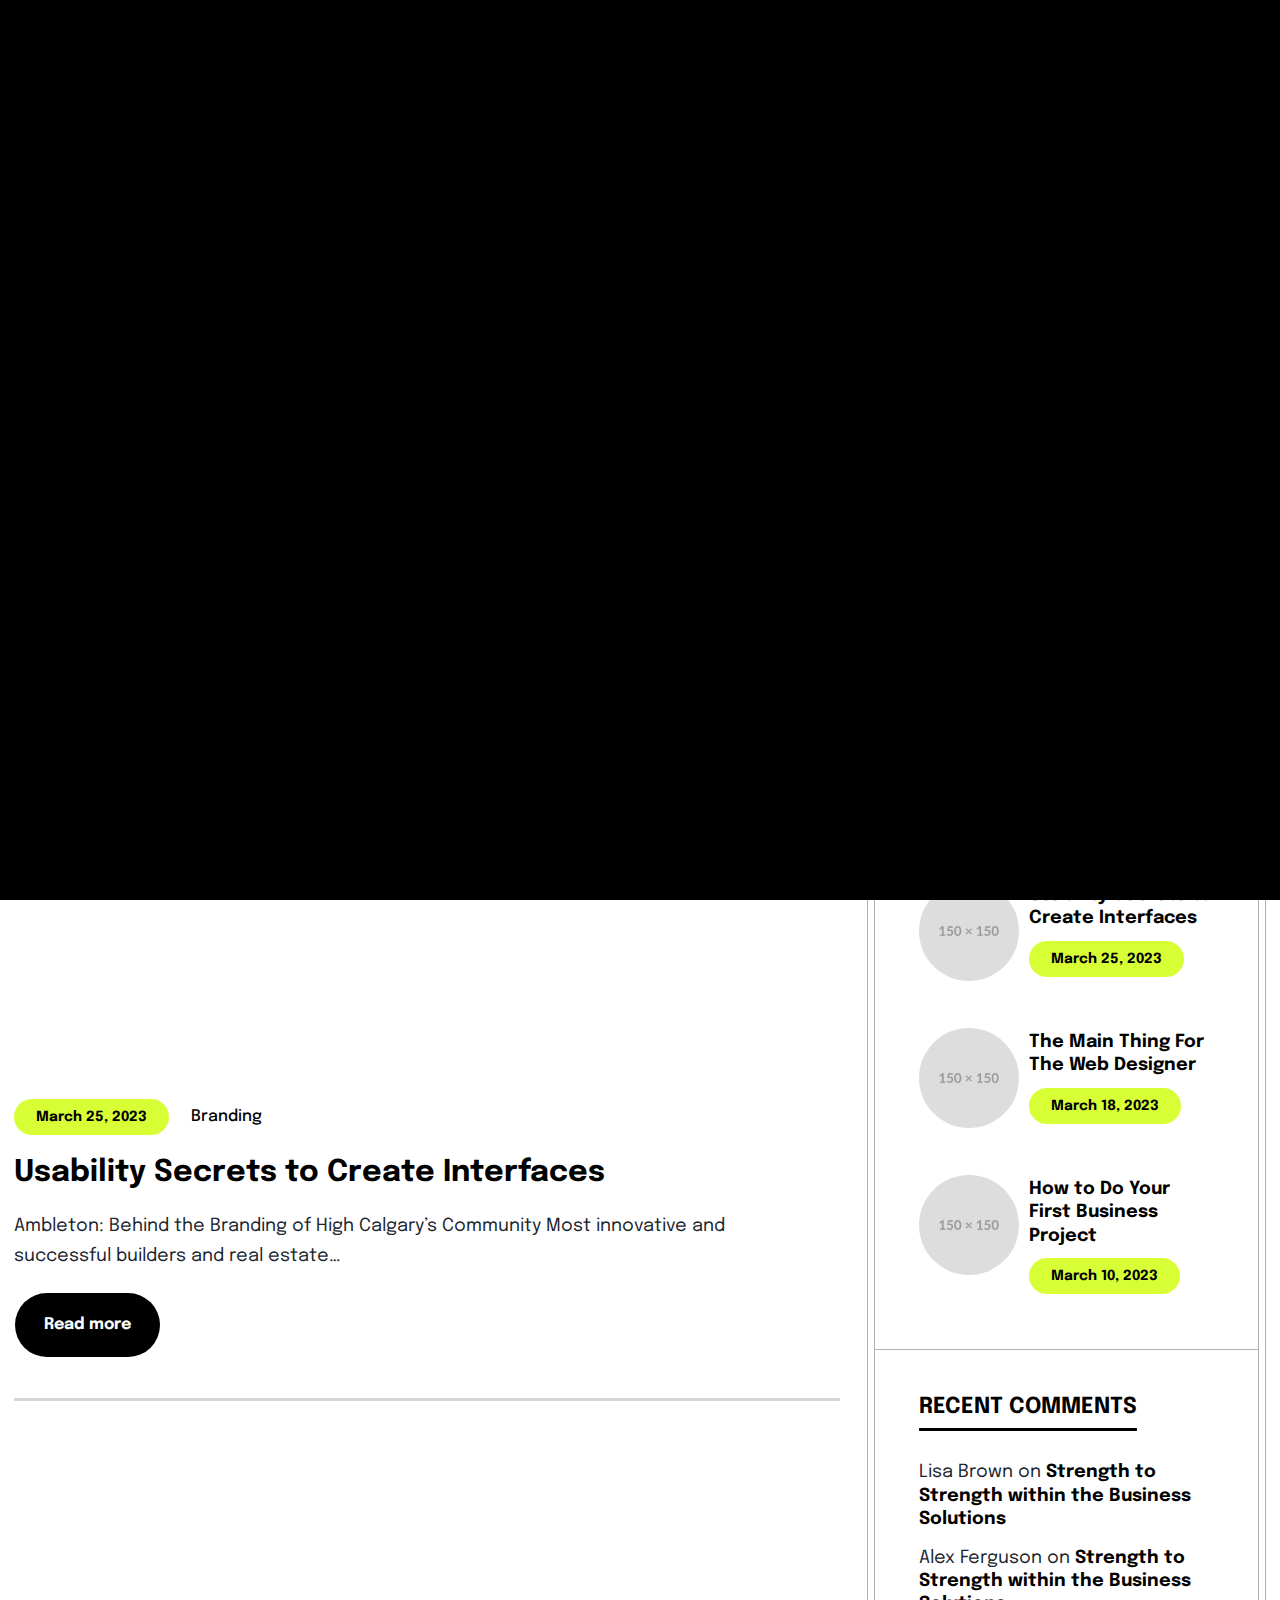
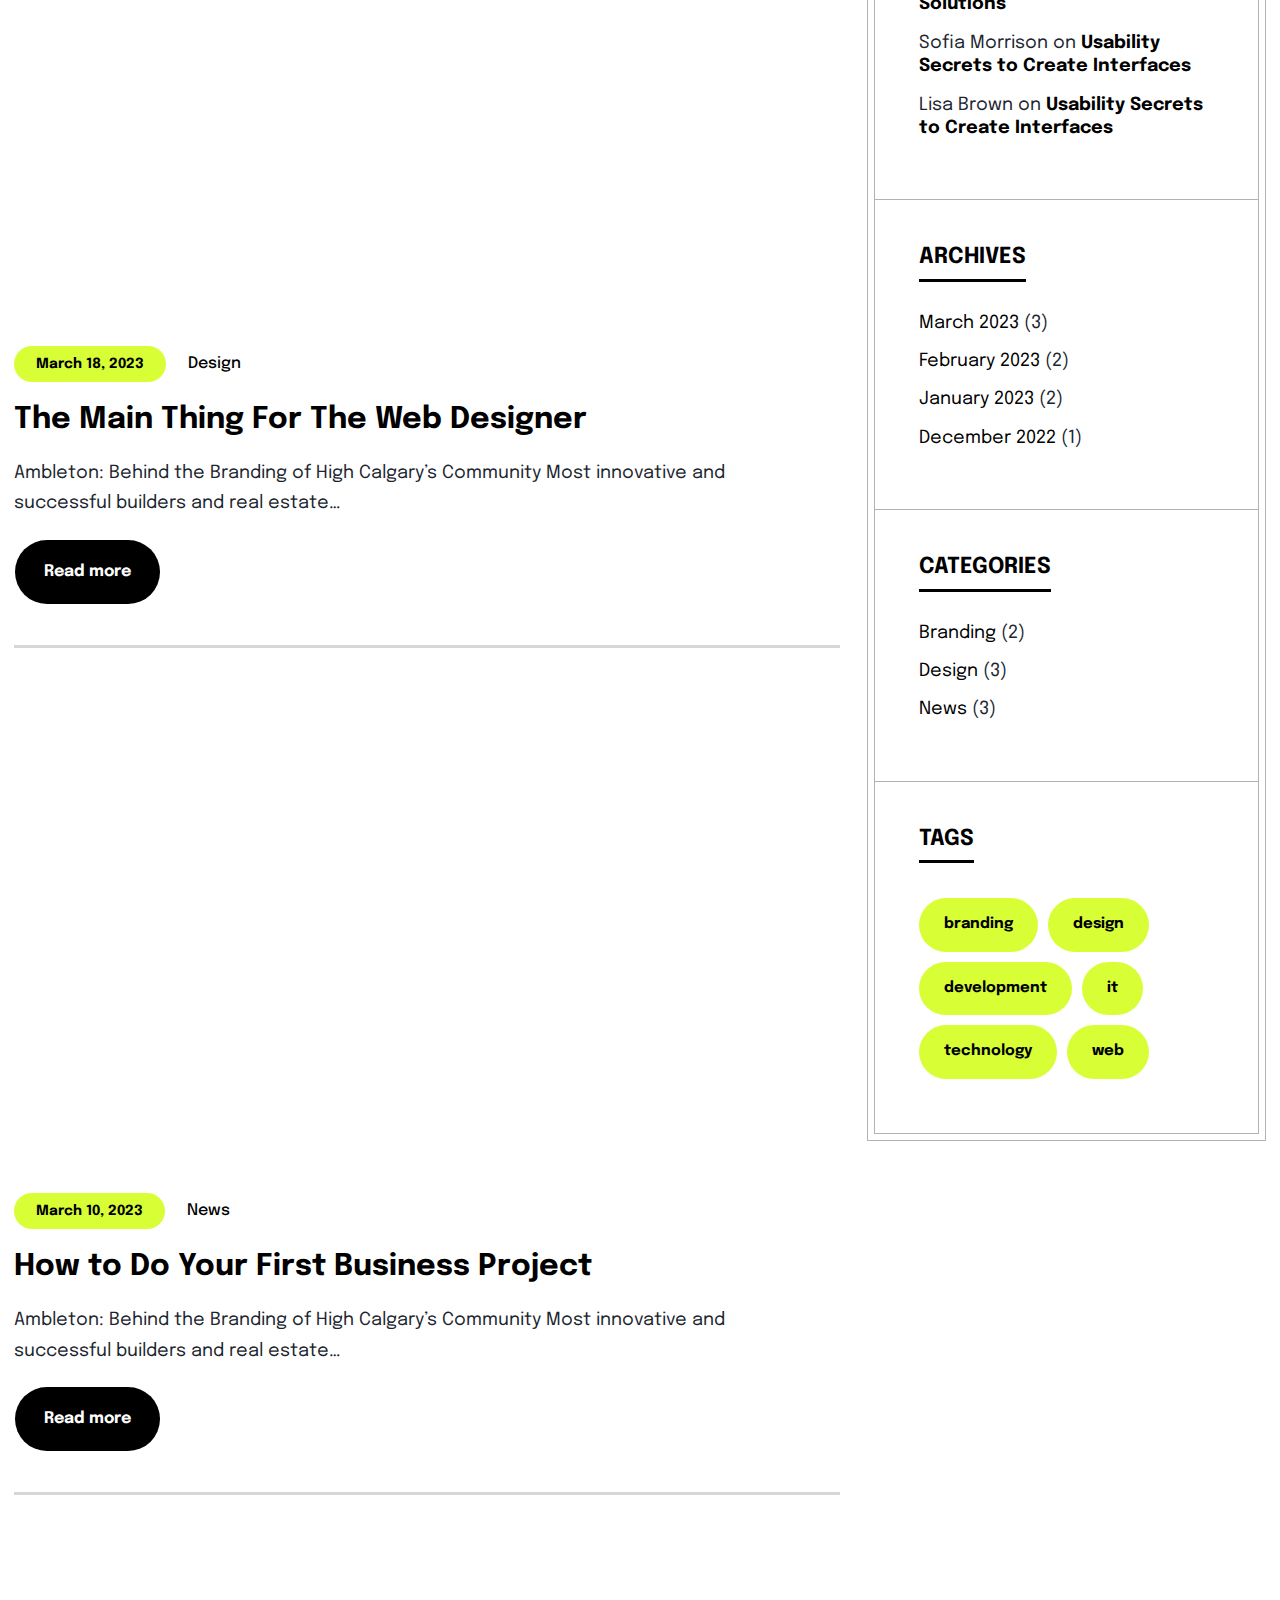
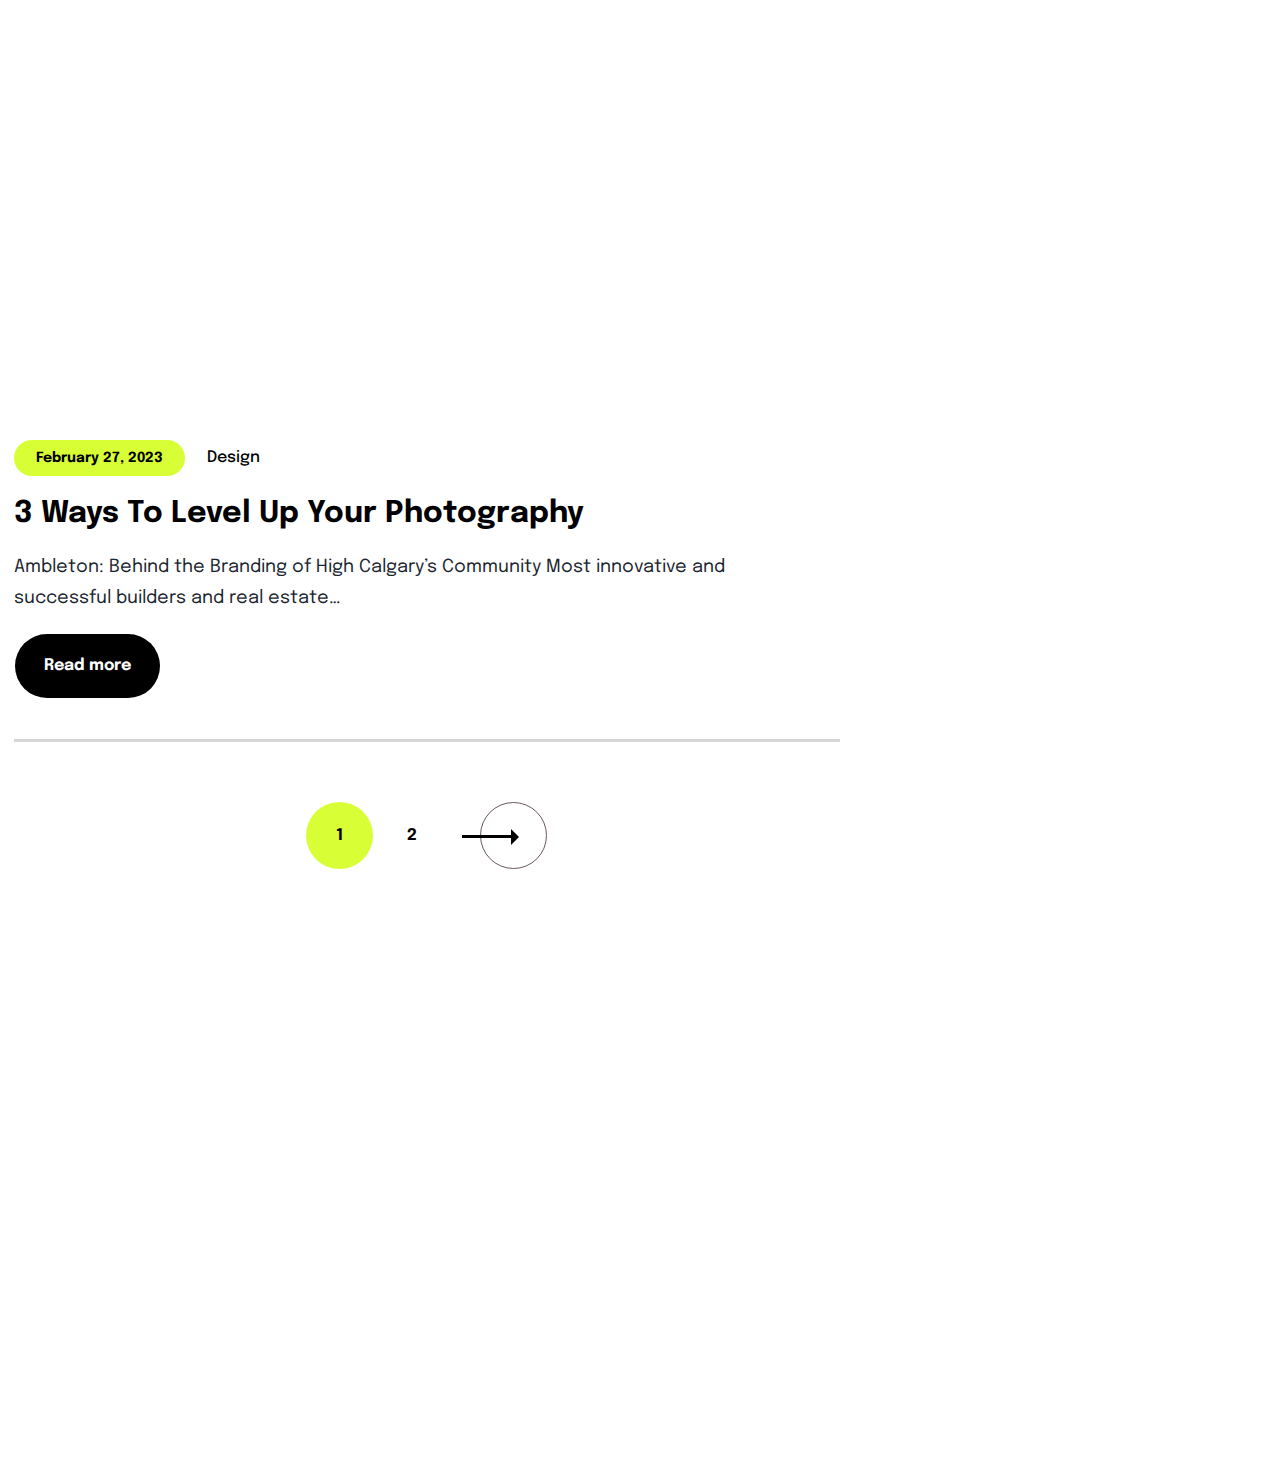
<file: website/blog-list.html>
<!doctype html>
<html lang="en-US">
<head>

  <title>Onovo - Creative Portfolio Agency HTML5 Template</title>
  <meta http-equiv="Content-Type" content="text/html; charset=utf-8">
  <meta http-equiv="X-UA-Compatible" content="IE=edge">
  <meta name="viewport" content="width=device-width, initial-scale=1">
  <meta name="HandheldFriendly" content="true">
  <meta name="author" content="bslthemes" />

  <!-- Fonts -->
  <link rel="dns-prefetch" href="//fonts.googleapis.com" />
  <link rel="stylesheet" href="https://fonts.googleapis.com/css?family=Epilogue%3Aital%2Cwght%400%2C100%3B0%2C200%3B0%2C300%3B0%2C400%3B0%2C500%3B0%2C600%3B0%2C700%3B0%2C800%3B0%2C900%3B1%2C100%3B1%2C200%3B1%2C300%3B1%2C400%3B1%2C500%3B1%2C600%3B1%2C700%3B1%2C800%3B1%2C900&#038;display=swap" type="text/css" media="all" />
  <link rel="preconnect" href="https://fonts.gstatic.com/" crossorigin>

  <!-- CSS STYLES -->
  <link rel="stylesheet" href="assets/css/vendors/bootstrap.css" type="text/css" media="all" />
  <link rel="stylesheet" href="assets/fonts/font-awesome/css/font-awesome.css" type="text/css" media="all" />
  <link rel="stylesheet" href="assets/css/vendors/magnific-popup.css" type="text/css" media="all" />
  <link rel="stylesheet" href="assets/css/vendors/splitting.css" type="text/css" media="all" />
  <link rel="stylesheet" href="assets/css/vendors/swiper.css" type="text/css" media="all" />
  <link rel="stylesheet" href="assets/css/vendors/animate.css" type="text/css" media="all" />
  <link rel="stylesheet" href="assets/css/vendors/jquery.pagepiling.css" type="text/css" media="all" />
  <link rel="stylesheet" href="assets/css/style.css" type="text/css" media="all" />

  <!-- Favicon -->
  <link rel="shortcut icon" href="favicon.ico" type="image/x-icon">
  <link rel="icon" href="favicon.ico" type="image/x-icon">

</head>

<body>

	<!-- Page -->
	<div class="onovo-page footer--fixed">

		<!-- Preloader -->
		<div class="preloader">
			<div class="preloader__spinner">
				<span class="preloader__double-bounce"></span>
				<span class="preloader__double-bounce preloader__double-bounce--delay"></span>
			</div>
		</div>

		<!-- Header -->
		<header class="onovo-header header--white">
			<div class="header--builder">
				<div class="container">
					<div class="row">
						<div class="col-4 col-xs-4 col-sm-4 col-md-4 col-lg-3 align-self-center">

							<!-- Logo -->
							<div class="onovo-logo-image" style="max-width: 70px">
								<a href="index.html">
									<img src="assets/images/logo-black.png" alt="Onovo" />
									<img class="logo--white" src="assets/images/logo-main.png" alt="Onovo" />
								</a>
							</div>

						</div>
						<div class="col-4 col-xs-4 col-sm-4 col-md-4 col-lg-6 align-self-center align-center">

							<!-- Menu Hamburger -->
							<a href="#" class="onovo-menu-btn"><span></span></a>
							<div class="onovo-menu-popup align-left">
								<div class="onovo-menu-overlay"></div>
								<div class="onovo-menu-overlay-after"></div>
								<div class="onovo-menu-container onovo--noscroll">
									<div class="container">
										<div class="onovo-menu">
											<ul class="onovo-menu-nav">
												<li class="dropdown-link menu-item-has-children">
													<a class="onovo-lnk lnk--active onovo-dropdown-toggle" href="index.html">Home</a>
													<i class="icon fas fa-chevron-down"></i>
													<ul class="sub-menu">
														<li>
															<a class="onovo-lnk lnk--active" href="index.html">Creative Agency</a>
														</li>
														<li>
															<a class="onovo-lnk lnk--active" href="home-digital-agency.html">Digital Agency</a>
														</li>
														<li>
															<a class="onovo-lnk lnk--active" href="home-showcase.html">Creative Portfolio</a>
														</li>
														<li>
															<a class="onovo-lnk lnk--active" href="home-parallax.html">Fullscreen Parallax</a>
														</li>
													</ul>
												</li>
												<li class="dropdown-link menu-item-has-children">
													<a class="onovo-lnk lnk--active onovo-dropdown-toggle" href="about-us.html">About</a>
													<i class="icon fas fa-chevron-down"></i>
													<ul class="sub-menu">
														<li>
															<a class="onovo-lnk lnk--active" href="about-us.html">About Us</a>
														</li>
														<li>
															<a class="onovo-lnk lnk--active" href="team.html">Team</a>
														</li>
														<li>
															<a class="onovo-lnk lnk--active" href="team-detail.html">Team Detail</a>
														</li>
														<li>
															<a class="onovo-lnk lnk--active" href="services.html">Services</a>
														</li>
														<li>
															<a class="onovo-lnk lnk--active" href="service-detail.html">Service Detail</a>
														</li>
														<li>
															<a class="onovo-lnk lnk--active" href="pricing-plans.html">Pricing Plans</a>
														</li>
														<li>
															<a class="onovo-lnk lnk--active" href="faq.html">FAQ</a>
														</li>
													</ul>
												</li>
												<li class="dropdown-link menu-item-has-children">
													<a class="onovo-lnk lnk--active onovo-dropdown-toggle" href="projects.html">Projects</a>
													<i class="icon fas fa-chevron-down"></i>
													<ul class="sub-menu">
														<li>
															<a class="onovo-lnk lnk--active" href="projects.html">Projects Grid</a>
														</li>
														<li>
															<a class="onovo-lnk lnk--active" href="projects-list.html">Projects List</a>
														</li>
														<li>
															<a class="onovo-lnk lnk--active" href="projects-side.html">Projects Side</a>
														</li>
														<li>
															<a class="onovo-lnk lnk--active" href="projects-masonry.html">Projects Masonry</a>
														</li>
														<li>
															<a class="onovo-lnk lnk--active" href="projects-3-column.html">Projects 3 Column</a>
														</li>
														<li>
															<a class="onovo-lnk lnk--active" href="gallery.html">Gallery</a>
														</li>
														<li>
															<a class="onovo-lnk lnk--active" href="project-detail.html">Project Detail</a>
														</li>
													</ul>
												</li>
												<li class="dropdown-link current-menu-item menu-item-has-children">
													<a class="onovo-lnk lnk--active onovo-dropdown-toggle" href="blog.html">Blog</a>
													<i class="icon fas fa-chevron-down"></i>
													<ul class="sub-menu">
														<li>
															<a class="onovo-lnk lnk--active" href="blog.html">Blog Grid</a>
														</li>
														<li class="current-menu-item">
															<a class="onovo-lnk lnk--active" href="blog-list.html">Blog List</a>
														</li>
														<li>
															<a class="onovo-lnk lnk--active" href="blog-detail.html">Blog Detail</a>
														</li>
													</ul>
												</li>
												<li>
													<a class="onovo-lnk lnk--active" href="contact-us.html">Contact Us</a>
												</li>
											</ul>
										</div>
									</div>
								</div>
							</div>

						</div>
						<div class="col-4 col-xs-4 col-sm-4 col-md-4 col-lg-3 align-self-center align-right">

							<!-- Button -->
							<a class="onovo-head-btn onovo-hover-btn" href="projects.html">
								<span>
									<span class="onovo-lnk lnk--active">Showcase</span>
								</span>
								<i class="arrow">
									<span></span>
								</i>
							</a>

						</div>
					</div>
				</div>
			</div>
		</header>

		<!-- Wrapper -->
		<div class="wrapper">

			<!-- Onovo Intro -->
			<section class="onovo-section onovo-intro intro--black">
				<div class="container">
					<h1 class="onovo-title-1  onovo-text-white">
						<span> News & Blog </span>
						<span class="onovo-sep word">
							<i class="sep-img" style="background-image: url(assets/images/title_icon.svg);"></i>
						</span>
					</h1>
					<div class="onovo-subtitle-2  onovo-text-white">
						<span> Insights, thoughts, industry trends, marketing tips. </span>
					</div>
					<div class="onovo-breadcrums">
						<ul>
							<li>
								<a href="index.html">Home </a>
							</li>
							<li class="current">
								<span>Blog </span>
							</li>
						</ul>
					</div>
				</div>
			</section>

			<!-- Onovo Blog List -->
			<div class="onovo-blog onovo-archive gap-top-140">
				<div class="container">
					<div class="row archive-row">
						<div class="col-lg-8">

							<!--blog item-->
							<div class="onovo-blog-item archive-item">
								<div class="image" data-onovo-overlay data-onovo-scroll>
									<a href="blog-detail.html">
										<img src="assets/images/posts3-1000x667.jpg" alt="Usability Secrets to Create Interfaces" />
									</a>
								</div>
								<div class="desc">
									<div class="info">
										<div class="date">March 25, 2023</div>Branding
									</div>
									<h3 class="title">
										<a href="blog-detail.html"> Usability Secrets to Create Interfaces </a>
									</h3>
									<div class="onovo-text">
										<p>Ambleton: Behind the Branding of High Calgary&#8217;s Community Most innovative and successful builders and real estate&#8230; <br />
											<a href="blog-detail.html" class="onovo-btn onovo-hover-btn">
												<span>Read more</span>
											</a>
										</p>
									</div>
								</div>
							</div>

							<!--blog item-->
							<div class="onovo-blog-item archive-item">
								<div class="image" data-onovo-overlay data-onovo-scroll>
									<a href="blog-detail.html">
										<img src="assets/images/post1-1000x667.jpg" alt="The Main Thing For The Web Designer" />
									</a>
								</div>
								<div class="desc">
									<div class="info">
										<div class="date">March 18, 2023</div>Design
									</div>
									<h3 class="title">
										<a href="blog-detail.html"> The Main Thing For The Web Designer </a>
									</h3>
									<div class="onovo-text">
										<p>Ambleton: Behind the Branding of High Calgary&#8217;s Community Most innovative and successful builders and real estate&#8230; <br />
											<a href="blog-detail.html" class="onovo-btn onovo-hover-btn">
												<span>Read more</span>
											</a>
										</p>
									</div>
								</div>
							</div>

							<!--blog item-->
							<div class="onovo-blog-item archive-item">
								<div class="image" data-onovo-overlay data-onovo-scroll>
									<a href="blog-detail.html">
										<img src="assets/images/post4-1000x667.jpg" alt="How to Do Your First Business Project" />
									</a>
								</div>
								<div class="desc">
									<div class="info">
										<div class="date">March 10, 2023</div>News
									</div>
									<h3 class="title">
										<a href="blog-detail.html"> How to Do Your First Business Project </a>
									</h3>
									<div class="onovo-text">
										<p>Ambleton: Behind the Branding of High Calgary&#8217;s Community Most innovative and successful builders and real estate&#8230; <br />
											<a href="blog-detail.html" class="onovo-btn onovo-hover-btn">
												<span>Read more</span>
											</a>
										</p>
									</div>
								</div>
							</div>

							<!--blog item-->
							<div class="onovo-blog-item archive-item">
								<div class="image" data-onovo-overlay data-onovo-scroll>
									<a href="blog-detail.html">
										<img src="assets/images/post5-1000x667.jpg" alt="3 Ways To Level Up Your Photography" />
									</a>
								</div>
								<div class="desc">
									<div class="info">
										<div class="date">February 27, 2023</div>Design
									</div>
									<h3 class="title">
										<a href="blog-detail.html"> 3 Ways To Level Up Your Photography </a>
									</h3>
									<div class="onovo-text">
										<p>Ambleton: Behind the Branding of High Calgary&#8217;s Community Most innovative and successful builders and real estate&#8230; <br />
											<a href="blog-detail.html" class="onovo-btn onovo-hover-btn">
												<span>Read more</span>
											</a>
										</p>
									</div>
								</div>
							</div>

							<!-- pager -->
							<div class="pager">
								<span aria-current="page" class="page-numbers current">1</span>
								<a class="page-numbers" href="#">2</a>
								<a class="next page-numbers" href="#"><i></i></a>
							</div>

						</div>
						<div class="col-lg-4">

							<!-- Sidebar -->
							<div class="col-sidebar">
								<div class="content-sidebar">

									<!--widget-->
									<div class="widget widget_search">
										<form class="wp-block-search">
											<div class="wp-block-search__inside-wrapper">
												<input type="search" class="wp-block-search__input" placeholder="Search" />
												<button type="submit" class="wp-block-search__button">Search</button>
											</div>
										</form>
									</div>

									<!--widget-->
									<div class="widget">
										<h2>Recent Posts</h2>
										<ul class="wp-block-latest-posts__list wp-block-latest-posts">
											<li>
												<div class="wp-block-latest-posts__featured-image">
													<img src="assets/images/posts3-150x150.jpg" alt="" />
												</div>
												<a class="wp-block-latest-posts__post-title" href="blog-detail.html">Usability Secrets to Create Interfaces</a>
												<span class="wp-block-latest-posts__post-date">March 25, 2023</span>
											</li>
											<li>
												<div class="wp-block-latest-posts__featured-image">
													<img src="assets/images/post1-150x150.jpg" alt="" />
												</div>
												<a class="wp-block-latest-posts__post-title" href="blog-detail.html">The Main Thing For The Web Designer</a>
												<span class="wp-block-latest-posts__post-date">March 18, 2023</span>
											</li>
											<li>
												<div class="wp-block-latest-posts__featured-image">
													<img src="assets/images/post4-150x150.jpg" alt="" />
												</div>
												<a class="wp-block-latest-posts__post-title" href="blog-detail.html">How to Do Your First Business Project</a>
												<span class="wp-block-latest-posts__post-date">March 10, 2023</span>
											</li>
										</ul>
									</div>
									
									<!--widget-->
									<div class="widget">
										<h2>Recent Comments</h2>
										<ol class="wp-block-latest-comments">
											<li class="wp-block-latest-comments__comment">
												<span class="wp-block-latest-comments__comment-author">Lisa Brown</span> on 
												<a class="wp-block-latest-comments__comment-link" href="#">Strength to Strength within the Business Solutions</a>
											</li>
											<li class="wp-block-latest-comments__comment">
												<span class="wp-block-latest-comments__comment-author">Alex Ferguson</span> on 
												<a class="wp-block-latest-comments__comment-link" href="#">Strength to Strength within the Business Solutions</a>
											</li>
											<li class="wp-block-latest-comments__comment">
												<span class="wp-block-latest-comments__comment-author">Sofia Morrison</span> on 
												<a class="wp-block-latest-comments__comment-link" href="#">Usability Secrets to Create Interfaces</a>
											</li>
											<li class="wp-block-latest-comments__comment">
												<span class="wp-block-latest-comments__comment-author">Lisa Brown</span> on 
												<a class="wp-block-latest-comments__comment-link" href="#">Usability Secrets to Create Interfaces</a>
											</li>
										</ol>
									</div>

									<!--widget-->
									<div class="widget">
										<h2 class="wp-block-heading">Archives</h2>
										<ul class="wp-block-archives-list wp-block-archives">
											<li>
												<a href="#">March 2023</a>&nbsp;(3)
											</li>
											<li>
												<a href="#">February 2023</a>&nbsp;(2)
											</li>
											<li>
												<a href="#">January 2023</a>&nbsp;(2)
											</li>
											<li>
												<a href="#">December 2022</a>&nbsp;(1)
											</li>
										</ul>
									</div>

									<!--widget-->
									<div class="widget">
										<h2 class="wp-block-heading">Categories</h2>
										<ul class="wp-block-categories-list wp-block-categories">
											<li class="cat-item">
												<a href="#">Branding</a> (2)
											</li>
											<li class="cat-item">
												<a href="#">Design</a> (3)
											</li>
											<li class="cat-item">
												<a href="#">News</a> (3)
											</li>
										</ul>
									</div>

									<!--widget-->
									<div class="widget">
										<h2>Tags</h2>
										<p class="wp-block-tag-cloud">
											<a href="#" class="tag-cloud-link">branding</a>
											<a href="#" class="tag-cloud-link">design</a>
											<a href="#" class="tag-cloud-link">development</a>
											<a href="#" class="tag-cloud-link">it</a>
											<a href="#" class="tag-cloud-link">technology</a>
											<a href="#" class="tag-cloud-link">web</a>
										</p>
									</div>

								</div>
							</div>

						</div>
					</div>
				</div>
			</div>

		</div>

		<!-- Footer -->
		<footer class="onovo-footer footer--dark">
			<div class="footer--default">
				<div class="container">

					<div class="row">
						<div class="col-xs-12 col-sm-12 col-md-6 col-lg-3">

							<!-- Description -->
							<div class="onovo-text onovo-text-white">
								<h5>Information</h5>
								<p style="opacity: 0.6;">From the moment our company was founded, we have helped our clients find exceptional solutions <strong>for their businesses</strong>. </p>
							</div>

						</div>
						<div class="col-xs-12 col-sm-12 col-md-6 col-lg-4 offset-lg-1">

							<!-- Description -->
							<div class="onovo-text onovo-text-white">
								<h5>Get in Touch</h5>
								<p style="opacity: 0.6;">Baird House, 15-17 St Cross St <br />London EC1N 8UW </p>
								<p style="opacity: 0.6;">
									<a href="tel:+10204302973" class="onovo-lnk lnk--white" target="_blank">+ 1 (020) 430 2973</a><br>
									<a href="mailto:username@domain.com" class="onovo-lnk lnk--white" target="_blank">username@domain.com</a>
								</p>
							</div>

						</div>
						<div class="col-xs-12 col-sm-12 col-md-12 col-lg-4">

							<!-- Gallery items -->
							<div class="row">

								<!--gallery item-->
								<div class="col-4 col-xs-6 col-sm-6 col-md-4 col-lg-4">
									<figure class="gallery-item">
										<a href='assets/images/post5.jpg'>
											<img src="assets/images/post5-1024x683.jpg" alt="" />
										</a>
									</figure>
								</div>

								<!--gallery item-->
								<div class="col-4 col-xs-6 col-sm-6 col-md-4 col-lg-4">
									<figure class="gallery-item">
										<a href='assets/images/post4.jpg'>
											<img src="assets/images/post4-1024x683.jpg" alt="" />
										</a>
									</figure>
								</div>

								<!--gallery item-->
								<div class="col-4 col-xs-6 col-sm-6 col-md-4 col-lg-4">
									<figure class="gallery-item">
										<a href='assets/images/post3.jpg'>
											<img src="assets/images/post3-1024x683.jpg" alt="" />
										</a>
									</figure>
								</div>

								<!--gallery item-->
								<div class="col-4 col-xs-6 col-sm-6 col-md-4 col-lg-4">
									<figure class="gallery-item">
										<a href='assets/images/post4.jpg'>
											<img src="assets/images/post4-1024x683.jpg" alt="" />
										</a>
									</figure>
								</div>

								<!--gallery item-->
								<div class="col-4 col-xs-6 col-sm-6 col-md-4 col-lg-4">
									<figure class="gallery-item">
										<a href='assets/images/post1.jpg'>
											<img src="assets/images/post1-1024x683.jpg" alt="" />
										</a>
									</figure>
								</div>

								<!--gallery item-->
								<div class="col-4 col-xs-6 col-sm-6 col-md-4 col-lg-4">
									<figure class="gallery-item">
										<a href='assets/images/post6.jpg'>
											<img src="assets/images/post6-1024x683.jpg" alt="" />
										</a>
									</figure>
								</div>

							</div>

						</div>
					</div>

					<div class="separator"></div>

					<div class="row">
						<div class="col-xs-12 col-sm-12 col-md-6 col-lg-6 align-self-center">

							<!-- Copyright -->
							<div class="copyright onovo-text-white">
								© 2023 ONOVO by <a href="https://bslthemes.com" target="blank" class="onovo-lnk lnk--white">bslthemes Team</a>. All rights reserved.
							</div>

						</div>
						<div class="col-xs-12 col-sm-12 col-md-6 col-lg-6 align-right">

							<!-- Social-->
							<div class="onovo-social-1 onovo-social-active">
								<ul>
									<li>
										<a class="onovo-social-link onovo-hover-2" href="http://twitter.com" title="Twitter" target="_blank">
											<i class="fab fa-twitter"></i>
										</a>
									</li>
									<li>
										<a class="onovo-social-link onovo-hover-2" href="http://linkedin.com" title="LinkedIn" target="_blank">
											<i class="fab fa-linkedin-in"></i>
										</a>
									</li>
									<li>
										<a class="onovo-social-link onovo-hover-2" href="http://dribbble.com" title="Dribbble" target="_blank">
											<i class="fab fa-behance"></i>
										</a>
									</li>
								</ul>
							</div>

						</div>
					</div>

				</div>
			</div>
		</footer>

	</div>

	<script src="assets/js/jquery.min.js"></script>
	<script src="assets/js/bootstrap.js"></script>
	<script src="assets/js/swiper.js"></script>
	<script src="assets/js/splitting.js"></script>
	<script src="assets/js/scroll-out.js"></script>
	<script src="assets/js/jquery.pagepiling.js"></script>
	<script src="assets/js/jquery.easy_number_animate.js"></script>
	<script src="assets/js/magnific-popup.js"></script>
	<script src="assets/js/imagesloaded.pkgd.js"></script>
	<script src="assets/js/isotope.pkgd.js"></script>
	<script src="assets/js/common.js"></script>

</body>
</html>
</file>
<file: assets/css/main.css>
@import url("https://fonts.googleapis.com/css?family=Lato:400,400italic,700,700italic|Source+Code+Pro:400");
@import url('https://fonts.googleapis.com/css2?family=Open+Sans:wght@400;600;700&display=swap');

/*
	Read Only by HTML5 UP
	html5up.net | @ajlkn
	Free for personal and commercial use under the CCA 3.0 license (html5up.net/license)
*/

html, body, div, span, applet, object,
iframe, h1, h2, h3, h4, h5, h6, p, blockquote,
pre, a, abbr, acronym, address, big, cite,
code, del, dfn, em, img, ins, kbd, q, s, samp,
small, strike, strong, sub, sup, tt, var, b,
u, i, center, dl, dt, dd, ol, ul, li, fieldset,
form, label, legend, table, caption, tbody,
tfoot, thead, tr, th, td, article, aside,
canvas, details, embed, figure, figcaption,
footer, header, hgroup, menu, nav, output, ruby,
section, summary, time, mark, audio, video {
	margin: 0;
	padding: 0;
	border: 0;
	font-size: 100%;
	font: inherit;
	vertical-align: baseline;}

article, aside, details, figcaption, figure,
footer, header, hgroup, menu, nav, section {
	display: block;}

body {
	line-height: 1;
}

ol, ul {
	list-style: none;
}

blockquote, q {
	quotes: none;
}

	blockquote:before, blockquote:after, q:before, q:after {
		content: '';
		content: none;
	}

table {
	border-collapse: collapse;
	border-spacing: 0;
}

body {
	-webkit-text-size-adjust: none;
}

mark {
	background-color: transparent;
	color: inherit;
}

input::-moz-focus-inner {
	border: 0;
	padding: 0;
}

input, select, textarea {
	-moz-appearance: none;
	-webkit-appearance: none;
	-ms-appearance: none;
	appearance: none;
}

/* Basic */

	html {
		box-sizing: border-box;
	}

	*, *:before, *:after {
		box-sizing: inherit;
	}

	body {
		background: #fff;
	}

		body.is-preload *, body.is-preload *:before, body.is-preload *:after {
			-moz-animation: none !important;
			-webkit-animation: none !important;
			-ms-animation: none !important;
			animation: none !important;
			-moz-transition: none !important;
			-webkit-transition: none !important;
			-ms-transition: none !important;
			transition: none !important;
		}

		
	body, input, select, textarea {
		color: #888;
		font-family: "Lato", sans-serif;
		font-size: 16pt;
		font-weight: 400;
		line-height: 1.75em;
	}

	a {
		-moz-transition: color 0.2s ease-in-out, border-color 0.2s ease-in-out;
		-webkit-transition: color 0.2s ease-in-out, border-color 0.2s ease-in-out;
		-ms-transition: color 0.2s ease-in-out, border-color 0.2s ease-in-out;
		transition: color 0.2s ease-in-out, border-color 0.2s ease-in-out;
		border-bottom: solid 1px #e4e4e4;
		color: inherit;
		text-decoration: none;
	}

		a:hover {
			border-bottom-color: transparent;
			color: #4acaa8 !important;
		}

	strong, b {
		color: #777;
		font-weight: 700;
	}

	em, i {
		font-style: italic;
	}

	p {
		margin: 0 0 1.25em 0;
	}

	h1, h2, h3, h4, h5, h6 {
		color: #777;
		font-weight: 700;
		line-height: 1em;
		margin: 0 0 0.5625em 0;
	}

		h1 a, h2 a, h3 a, h4 a, h5 a, h6 a {
			border: 0;
			color: inherit;
			text-decoration: none;
		}

	h2 {
		font-size: 2em;
		line-height: 1.5em;
	}

	h3 {
		font-size: 1.75em;
		line-height: 1.5em;
	}

	h4 {
		font-size: 1.25em;
		line-height: 1.5em;
	}

	h5 {
		font-size: 0.9em;
		line-height: 1.5em;
	}

	h6 {
		font-size: 0.7em;
		line-height: 1.5em;
	}

	sub {
		font-size: 0.8em;
		position: relative;
		top: 0.5em;
	}

	sup {
		font-size: 0.8em;
		position: relative;
		top: -0.5em;
	}

	hr {
		border: 0;
		border-bottom: solid 2px #f4f4f4;
		margin: 2.25em 0;
	}

		hr.major {
			margin: 3.375em 0;
		}

	blockquote {
		border-left: solid 8px #e4e4e4;
		font-style: italic;
		margin: 0 0 2.25em 0;
		padding: 0.5em 0 0.5em 2em;
	}

	code {
		background: #555;
		border-radius: 5px;
		color: #fff;
		font-family: "Source Code Pro", monospace;
		font-size: 0.9em;
		margin: 0 0.25em;
		padding: 0.25em 0.65em;
	}

	pre {
		font-family: "Source Code Pro", monospace;
		font-size: 0.9em;
		margin: 0 0 2.25em 0;
	}

		pre code {
			-webkit-overflow-scrolling: touch;
			display: block;
			line-height: 1.5em;
			overflow-x: auto;
			padding: 1em 1.5em;
		}

	.align-left {
		text-align: left;
	}

	.align-center {
		text-align: center;
	}

	.align-right {
		text-align: right;
	}

/* Row */

	.row {
		display: flex;
		flex-wrap: wrap;
		box-sizing: border-box;
		align-items: stretch;
	}

		.row > * {
			box-sizing: border-box;
		}

		.row.gtr-uniform > * > :last-child {
			margin-bottom: 0;
		}

		.row.aln-left {
			justify-content: flex-start;
		}

		.row.aln-center {
			justify-content: center;
		}

		.row.aln-right {
			justify-content: flex-end;
		}

		.row.aln-top {
			align-items: flex-start;
		}

		.row.aln-middle {
			align-items: center;
		}

		.row.aln-bottom {
			align-items: flex-end;
		}

		.row > .imp {
			order: -1;
		}

		.row > .col-1 {
			width: 8.33333%;
		}

		.row > .off-1 {
			margin-left: 8.33333%;
		}

		.row > .col-2 {
			width: 16.66667%;
		}

		.row > .off-2 {
			margin-left: 16.66667%;
		}

		.row > .col-3 {
			width: 25%;
		}

		.row > .off-3 {
			margin-left: 25%;
		}

		.row > .col-4 {
			width: 33.33333%;
		}

		.row > .off-4 {
			margin-left: 33.33333%;
		}

		.row > .col-5 {
			width: 41.66667%;
		}

		.row > .off-5 {
			margin-left: 41.66667%;
		}

		.row > .col-6 {
			width: 50%;
		}

		.row > .off-6 {
			margin-left: 50%;
		}

		.row > .col-7 {
			width: 58.33333%;
		}

		.row > .off-7 {
			margin-left: 58.33333%;
		}

		.row > .col-8 {
			width: 66.66667%;
		}

		.row > .off-8 {
			margin-left: 66.66667%;
		}

		.row > .col-9 {
			width: 75%;
		}

		.row > .off-9 {
			margin-left: 75%;
		}

		.row > .col-10 {
			width: 83.33333%;
		}

		.row > .off-10 {
			margin-left: 83.33333%;
		}

		.row > .col-11 {
			width: 91.66667%;
		}

		.row > .off-11 {
			margin-left: 91.66667%;
		}

		.row > .col-12 {
			width: 100%;
		}

		.row > .off-12 {
			margin-left: 100%;
		}

		.row.gtr-0 {
			margin-top: 0;
			margin-left: 0em;
		}

			.row.gtr-0 > * {
				padding: 0 0 0 0em;
			}

			.row.gtr-0.gtr-uniform {
				margin-top: 0em;
			}

				.row.gtr-0.gtr-uniform > * {
					padding-top: 0em;
				}

		.row.gtr-25 {
			margin-top: 0;
			margin-left: -0.5em;
		}

			.row.gtr-25 > * {
				padding: 0 0 0 0.5em;
			}

			.row.gtr-25.gtr-uniform {
				margin-top: -0.5em;
			}

				.row.gtr-25.gtr-uniform > * {
					padding-top: 0.5em;
				}

		.row.gtr-50 {
			margin-top: 0;
			margin-left: -1em;
		}

			.row.gtr-50 > * {
				padding: 0 0 0 1em;
			}

			.row.gtr-50.gtr-uniform {
				margin-top: -1em;
			}

				.row.gtr-50.gtr-uniform > * {
					padding-top: 1em;
				}

		.row {
			margin-top: 0;
			margin-left: -2em;
		}

			.row > * {
				padding: 0 0 0 2em;
			}

			.row.gtr-uniform {
				margin-top: -2em;
			}

				.row.gtr-uniform > * {
					padding-top: 2em;
				}

		.row.gtr-150 {
			margin-top: 0;
			margin-left: -3em;
		}

			.row.gtr-150 > * {
				padding: 0 0 0 3em;
			}

			.row.gtr-150.gtr-uniform {
				margin-top: -3em;
			}

				.row.gtr-150.gtr-uniform > * {
					padding-top: 3em;
				}

		.row.gtr-200 {
			margin-top: 0;
			margin-left: -4em;
		}

			.row.gtr-200 > * {
				padding: 0 0 0 4em;
			}

			.row.gtr-200.gtr-uniform {
				margin-top: -4em;
			}

				.row.gtr-200.gtr-uniform > * {
					padding-top: 4em;
				}

		@media screen and (max-width: 1680px) {

			.row {
				display: flex;
				flex-wrap: wrap;
				box-sizing: border-box;
				align-items: stretch;
			}

				.row > * {
					box-sizing: border-box;
				}

				.row.gtr-uniform > * > :last-child {
					margin-bottom: 0;
				}

				.row.aln-left {
					justify-content: flex-start;
				}

				.row.aln-center {
					justify-content: center;
				}

				.row.aln-right {
					justify-content: flex-end;
				}

				.row.aln-top {
					align-items: flex-start;
				}

				.row.aln-middle {
					align-items: center;
				}

				.row.aln-bottom {
					align-items: flex-end;
				}

				.row > .imp-xlarge {
					order: -1;
				}

				.row > .col-1-xlarge {
					width: 8.33333%;
				}

				.row > .off-1-xlarge {
					margin-left: 8.33333%;
				}

				.row > .col-2-xlarge {
					width: 16.66667%;
				}

				.row > .off-2-xlarge {
					margin-left: 16.66667%;
				}

				.row > .col-3-xlarge {
					width: 25%;
				}

				.row > .off-3-xlarge {
					margin-left: 25%;
				}

				.row > .col-4-xlarge {
					width: 33.33333%;
				}

				.row > .off-4-xlarge {
					margin-left: 33.33333%;
				}

				.row > .col-5-xlarge {
					width: 41.66667%;
				}

				.row > .off-5-xlarge {
					margin-left: 41.66667%;
				}

				.row > .col-6-xlarge {
					width: 50%;
				}

				.row > .off-6-xlarge {
					margin-left: 50%;
				}

				.row > .col-7-xlarge {
					width: 58.33333%;
				}

				.row > .off-7-xlarge {
					margin-left: 58.33333%;
				}

				.row > .col-8-xlarge {
					width: 66.66667%;
				}

				.row > .off-8-xlarge {
					margin-left: 66.66667%;
				}

				.row > .col-9-xlarge {
					width: 75%;
				}

				.row > .off-9-xlarge {
					margin-left: 75%;
				}

				.row > .col-10-xlarge {
					width: 83.33333%;
				}

				.row > .off-10-xlarge {
					margin-left: 83.33333%;
				}

				.row > .col-11-xlarge {
					width: 91.66667%;
				}

				.row > .off-11-xlarge {
					margin-left: 91.66667%;
				}

				.row > .col-12-xlarge {
					width: 100%;
				}

				.row > .off-12-xlarge {
					margin-left: 100%;
				}

				.row.gtr-0 {
					margin-top: 0;
					margin-left: 0em;
				}

					.row.gtr-0 > * {
						padding: 0 0 0 0em;
					}

					.row.gtr-0.gtr-uniform {
						margin-top: 0em;
					}

						.row.gtr-0.gtr-uniform > * {
							padding-top: 0em;
						}

				.row.gtr-25 {
					margin-top: 0;
					margin-left: -0.5em;
				}

					.row.gtr-25 > * {
						padding: 0 0 0 0.5em;
					}

					.row.gtr-25.gtr-uniform {
						margin-top: -0.5em;
					}

						.row.gtr-25.gtr-uniform > * {
							padding-top: 0.5em;
						}

				.row.gtr-50 {
					margin-top: 0;
					margin-left: -1em;
				}

					.row.gtr-50 > * {
						padding: 0 0 0 1em;
					}

					.row.gtr-50.gtr-uniform {
						margin-top: -1em;
					}

						.row.gtr-50.gtr-uniform > * {
							padding-top: 1em;
						}

				.row {
					margin-top: 0;
					margin-left: -2em;
				}

					.row > * {
						padding: 0 0 0 2em;
					}

					.row.gtr-uniform {
						margin-top: -2em;
					}

						.row.gtr-uniform > * {
							padding-top: 2em;
						}

				.row.gtr-150 {
					margin-top: 0;
					margin-left: -3em;
				}

					.row.gtr-150 > * {
						padding: 0 0 0 3em;
					}

					.row.gtr-150.gtr-uniform {
						margin-top: -3em;
					}

						.row.gtr-150.gtr-uniform > * {
							padding-top: 3em;
						}

				.row.gtr-200 {
					margin-top: 0;
					margin-left: -4em;
				}

					.row.gtr-200 > * {
						padding: 0 0 0 4em;
					}

					.row.gtr-200.gtr-uniform {
						margin-top: -4em;
					}

						.row.gtr-200.gtr-uniform > * {
							padding-top: 4em;
						}

		}

		@media screen and (max-width: 1280px) {

			.row {
				display: flex;
				flex-wrap: wrap;
				box-sizing: border-box;
				align-items: stretch;
			}

				.row > * {
					box-sizing: border-box;
				}

				.row.gtr-uniform > * > :last-child {
					margin-bottom: 0;
				}

				.row.aln-left {
					justify-content: flex-start;
				}

				.row.aln-center {
					justify-content: center;
				}

				.row.aln-right {
					justify-content: flex-end;
				}

				.row.aln-top {
					align-items: flex-start;
				}

				.row.aln-middle {
					align-items: center;
				}

				.row.aln-bottom {
					align-items: flex-end;
				}

				.row > .imp-large {
					order: -1;
				}

				.row > .col-1-large {
					width: 8.33333%;
				}

				.row > .off-1-large {
					margin-left: 8.33333%;
				}

				.row > .col-2-large {
					width: 16.66667%;
				}

				.row > .off-2-large {
					margin-left: 16.66667%;
				}

				.row > .col-3-large {
					width: 25%;
				}

				.row > .off-3-large {
					margin-left: 25%;
				}

				.row > .col-4-large {
					width: 33.33333%;
				}

				.row > .off-4-large {
					margin-left: 33.33333%;
				}

				.row > .col-5-large {
					width: 41.66667%;
				}

				.row > .off-5-large {
					margin-left: 41.66667%;
				}

				.row > .col-6-large {
					width: 50%;
				}

				.row > .off-6-large {
					margin-left: 50%;
				}

				.row > .col-7-large {
					width: 58.33333%;
				}

				.row > .off-7-large {
					margin-left: 58.33333%;
				}

				.row > .col-8-large {
					width: 66.66667%;
				}

				.row > .off-8-large {
					margin-left: 66.66667%;
				}

				.row > .col-9-large {
					width: 75%;
				}

				.row > .off-9-large {
					margin-left: 75%;
				}

				.row > .col-10-large {
					width: 83.33333%;
				}

				.row > .off-10-large {
					margin-left: 83.33333%;
				}

				.row > .col-11-large {
					width: 91.66667%;
				}

				.row > .off-11-large {
					margin-left: 91.66667%;
				}

				.row > .col-12-large {
					width: 100%;
				}

				.row > .off-12-large {
					margin-left: 100%;
				}

				.row.gtr-0 {
					margin-top: 0;
					margin-left: 0em;
				}

					.row.gtr-0 > * {
						padding: 0 0 0 0em;
					}

					.row.gtr-0.gtr-uniform {
						margin-top: 0em;
					}

						.row.gtr-0.gtr-uniform > * {
							padding-top: 0em;
						}

				.row.gtr-25 {
					margin-top: 0;
					margin-left: -0.375em;
				}

					.row.gtr-25 > * {
						padding: 0 0 0 0.375em;
					}

					.row.gtr-25.gtr-uniform {
						margin-top: -0.375em;
					}

						.row.gtr-25.gtr-uniform > * {
							padding-top: 0.375em;
						}

				.row.gtr-50 {
					margin-top: 0;
					margin-left: -0.75em;
				}

					.row.gtr-50 > * {
						padding: 0 0 0 0.75em;
					}

					.row.gtr-50.gtr-uniform {
						margin-top: -0.75em;
					}

						.row.gtr-50.gtr-uniform > * {
							padding-top: 0.75em;
						}

				.row {
					margin-top: 0;
					margin-left: -1.5em;
				}

					.row > * {
						padding: 0 0 0 1.5em;
					}

					.row.gtr-uniform {
						margin-top: -1.5em;
					}

						.row.gtr-uniform > * {
							padding-top: 1.5em;
						}

				.row.gtr-150 {
					margin-top: 0;
					margin-left: -2.25em;
				}

					.row.gtr-150 > * {
						padding: 0 0 0 2.25em;
					}

					.row.gtr-150.gtr-uniform {
						margin-top: -2.25em;
					}

						.row.gtr-150.gtr-uniform > * {
							padding-top: 2.25em;
						}

				.row.gtr-200 {
					margin-top: 0;
					margin-left: -3em;
				}

					.row.gtr-200 > * {
						padding: 0 0 0 3em;
					}

					.row.gtr-200.gtr-uniform {
						margin-top: -3em;
					}

						.row.gtr-200.gtr-uniform > * {
							padding-top: 3em;
						}

		}

		@media screen and (max-width: 1024px) {

			.row {
				display: flex;
				flex-wrap: wrap;
				box-sizing: border-box;
				align-items: stretch;
			}

				.row > * {
					box-sizing: border-box;
				}

				.row.gtr-uniform > * > :last-child {
					margin-bottom: 0;
				}

				.row.aln-left {
					justify-content: flex-start;
				}

				.row.aln-center {
					justify-content: center;
				}

				.row.aln-right {
					justify-content: flex-end;
				}

				.row.aln-top {
					align-items: flex-start;
				}

				.row.aln-middle {
					align-items: center;
				}

				.row.aln-bottom {
					align-items: flex-end;
				}

				.row > .imp-medium {
					order: -1;
				}

				.row > .col-1-medium {
					width: 8.33333%;
				}

				.row > .off-1-medium {
					margin-left: 8.33333%;
				}

				.row > .col-2-medium {
					width: 16.66667%;
				}

				.row > .off-2-medium {
					margin-left: 16.66667%;
				}

				.row > .col-3-medium {
					width: 25%;
				}

				.row > .off-3-medium {
					margin-left: 25%;
				}

				.row > .col-4-medium {
					width: 33.33333%;
				}

				.row > .off-4-medium {
					margin-left: 33.33333%;
				}

				.row > .col-5-medium {
					width: 41.66667%;
				}

				.row > .off-5-medium {
					margin-left: 41.66667%;
				}

				.row > .col-6-medium {
					width: 50%;
				}

				.row > .off-6-medium {
					margin-left: 50%;
				}

				.row > .col-7-medium {
					width: 58.33333%;
				}

				.row > .off-7-medium {
					margin-left: 58.33333%;
				}

				.row > .col-8-medium {
					width: 66.66667%;
				}

				.row > .off-8-medium {
					margin-left: 66.66667%;
				}

				.row > .col-9-medium {
					width: 75%;
				}

				.row > .off-9-medium {
					margin-left: 75%;
				}

				.row > .col-10-medium {
					width: 83.33333%;
				}

				.row > .off-10-medium {
					margin-left: 83.33333%;
				}

				.row > .col-11-medium {
					width: 91.66667%;
				}

				.row > .off-11-medium {
					margin-left: 91.66667%;
				}

				.row > .col-12-medium {
					width: 100%;
				}

				.row > .off-12-medium {
					margin-left: 100%;
				}

				.row.gtr-0 {
					margin-top: 0;
					margin-left: 0em;
				}

					.row.gtr-0 > * {
						padding: 0 0 0 0em;
					}

					.row.gtr-0.gtr-uniform {
						margin-top: 0em;
					}

						.row.gtr-0.gtr-uniform > * {
							padding-top: 0em;
						}

				.row.gtr-25 {
					margin-top: 0;
					margin-left: -0.375em;
				}

					.row.gtr-25 > * {
						padding: 0 0 0 0.375em;
					}

					.row.gtr-25.gtr-uniform {
						margin-top: -0.375em;
					}

						.row.gtr-25.gtr-uniform > * {
							padding-top: 0.375em;
						}

				.row.gtr-50 {
					margin-top: 0;
					margin-left: -0.75em;
				}

					.row.gtr-50 > * {
						padding: 0 0 0 0.75em;
					}

					.row.gtr-50.gtr-uniform {
						margin-top: -0.75em;
					}

						.row.gtr-50.gtr-uniform > * {
							padding-top: 0.75em;
						}

				.row {
					margin-top: 0;
					margin-left: -1.5em;
				}

					.row > * {
						padding: 0 0 0 1.5em;
					}

					.row.gtr-uniform {
						margin-top: -1.5em;
					}

						.row.gtr-uniform > * {
							padding-top: 1.5em;
						}

				.row.gtr-150 {
					margin-top: 0;
					margin-left: -2.25em;
				}

					.row.gtr-150 > * {
						padding: 0 0 0 2.25em;
					}

					.row.gtr-150.gtr-uniform {
						margin-top: -2.25em;
					}

						.row.gtr-150.gtr-uniform > * {
							padding-top: 2.25em;
						}

				.row.gtr-200 {
					margin-top: 0;
					margin-left: -3em;
				}

					.row.gtr-200 > * {
						padding: 0 0 0 3em;
					}

					.row.gtr-200.gtr-uniform {
						margin-top: -3em;
					}

						.row.gtr-200.gtr-uniform > * {
							padding-top: 3em;
						}

		}

		@media screen and (max-width: 736px) {

			.row {
				display: flex;
				flex-wrap: wrap;
				box-sizing: border-box;
				align-items: stretch;
			}

				.row > * {
					box-sizing: border-box;
				}

				.row.gtr-uniform > * > :last-child {
					margin-bottom: 0;
				}

				.row.aln-left {
					justify-content: flex-start;
				}

				.row.aln-center {
					justify-content: center;
				}

				.row.aln-right {
					justify-content: flex-end;
				}

				.row.aln-top {
					align-items: flex-start;
				}

				.row.aln-middle {
					align-items: center;
				}

				.row.aln-bottom {
					align-items: flex-end;
				}

				.row > .imp-small {
					order: -1;
				}

				.row > .col-1-small {
					width: 8.33333%;
				}

				.row > .off-1-small {
					margin-left: 8.33333%;
				}

				.row > .col-2-small {
					width: 16.66667%;
				}

				.row > .off-2-small {
					margin-left: 16.66667%;
				}

				.row > .col-3-small {
					width: 25%;
				}

				.row > .off-3-small {
					margin-left: 25%;
				}

				.row > .col-4-small {
					width: 33.33333%;
				}

				.row > .off-4-small {
					margin-left: 33.33333%;
				}

				.row > .col-5-small {
					width: 41.66667%;
				}

				.row > .off-5-small {
					margin-left: 41.66667%;
				}

				.row > .col-6-small {
					width: 50%;
				}

				.row > .off-6-small {
					margin-left: 50%;
				}

				.row > .col-7-small {
					width: 58.33333%;
				}

				.row > .off-7-small {
					margin-left: 58.33333%;
				}

				.row > .col-8-small {
					width: 66.66667%;
				}

				.row > .off-8-small {
					margin-left: 66.66667%;
				}

				.row > .col-9-small {
					width: 75%;
				}

				.row > .off-9-small {
					margin-left: 75%;
				}

				.row > .col-10-small {
					width: 83.33333%;
				}

				.row > .off-10-small {
					margin-left: 83.33333%;
				}

				.row > .col-11-small {
					width: 91.66667%;
				}

				.row > .off-11-small {
					margin-left: 91.66667%;
				}

				.row > .col-12-small {
					width: 100%;
				}

				.row > .off-12-small {
					margin-left: 100%;
				}

				.row.gtr-0 {
					margin-top: 0;
					margin-left: 0em;
				}

					.row.gtr-0 > * {
						padding: 0 0 0 0em;
					}

					.row.gtr-0.gtr-uniform {
						margin-top: 0em;
					}

						.row.gtr-0.gtr-uniform > * {
							padding-top: 0em;
						}

				.row.gtr-25 {
					margin-top: 0;
					margin-left: -0.3125em;
				}

					.row.gtr-25 > * {
						padding: 0 0 0 0.3125em;
					}

					.row.gtr-25.gtr-uniform {
						margin-top: -0.3125em;
					}

						.row.gtr-25.gtr-uniform > * {
							padding-top: 0.3125em;
						}

				.row.gtr-50 {
					margin-top: 0;
					margin-left: -0.625em;
				}

					.row.gtr-50 > * {
						padding: 0 0 0 0.625em;
					}

					.row.gtr-50.gtr-uniform {
						margin-top: -0.625em;
					}

						.row.gtr-50.gtr-uniform > * {
							padding-top: 0.625em;
						}

				.row {
					margin-top: 0;
					margin-left: -1.25em;
				}

					.row > * {
						padding: 0 0 0 1.25em;
					}

					.row.gtr-uniform {
						margin-top: -1.25em;
					}

						.row.gtr-uniform > * {
							padding-top: 1.25em;
						}

				.row.gtr-150 {
					margin-top: 0;
					margin-left: -1.875em;
				}

					.row.gtr-150 > * {
						padding: 0 0 0 1.875em;
					}

					.row.gtr-150.gtr-uniform {
						margin-top: -1.875em;
					}

						.row.gtr-150.gtr-uniform > * {
							padding-top: 1.875em;
						}

				.row.gtr-200 {
					margin-top: 0;
					margin-left: -2.5em;
				}

					.row.gtr-200 > * {
						padding: 0 0 0 2.5em;
					}

					.row.gtr-200.gtr-uniform {
						margin-top: -2.5em;
					}

						.row.gtr-200.gtr-uniform > * {
							padding-top: 2.5em;
						}

		}

		@media screen and (max-width: 480px) {

			.row {
				display: flex;
				flex-wrap: wrap;
				box-sizing: border-box;
				align-items: stretch;
			}

				.row > * {
					box-sizing: border-box;
				}

				.row.gtr-uniform > * > :last-child {
					margin-bottom: 0;
				}

				.row.aln-left {
					justify-content: flex-start;
				}

				.row.aln-center {
					justify-content: center;
				}

				.row.aln-right {
					justify-content: flex-end;
				}

				.row.aln-top {
					align-items: flex-start;
				}

				.row.aln-middle {
					align-items: center;
				}

				.row.aln-bottom {
					align-items: flex-end;
				}

				.row > .imp-xsmall {
					order: -1;
				}

				.row > .col-1-xsmall {
					width: 8.33333%;
				}

				.row > .off-1-xsmall {
					margin-left: 8.33333%;
				}

				.row > .col-2-xsmall {
					width: 16.66667%;
				}

				.row > .off-2-xsmall {
					margin-left: 16.66667%;
				}

				.row > .col-3-xsmall {
					width: 25%;
				}

				.row > .off-3-xsmall {
					margin-left: 25%;
				}

				.row > .col-4-xsmall {
					width: 33.33333%;
				}

				.row > .off-4-xsmall {
					margin-left: 33.33333%;
				}

				.row > .col-5-xsmall {
					width: 41.66667%;
				}

				.row > .off-5-xsmall {
					margin-left: 41.66667%;
				}

				.row > .col-6-xsmall {
					width: 50%;
				}

				.row > .off-6-xsmall {
					margin-left: 50%;
				}

				.row > .col-7-xsmall {
					width: 58.33333%;
				}

				.row > .off-7-xsmall {
					margin-left: 58.33333%;
				}

				.row > .col-8-xsmall {
					width: 66.66667%;
				}

				.row > .off-8-xsmall {
					margin-left: 66.66667%;
				}

				.row > .col-9-xsmall {
					width: 75%;
				}

				.row > .off-9-xsmall {
					margin-left: 75%;
				}

				.row > .col-10-xsmall {
					width: 83.33333%;
				}

				.row > .off-10-xsmall {
					margin-left: 83.33333%;
				}

				.row > .col-11-xsmall {
					width: 91.66667%;
				}

				.row > .off-11-xsmall {
					margin-left: 91.66667%;
				}

				.row > .col-12-xsmall {
					width: 100%;
				}

				.row > .off-12-xsmall {
					margin-left: 100%;
				}

				.row.gtr-0 {
					margin-top: 0;
					margin-left: 0em;
				}

					.row.gtr-0 > * {
						padding: 0 0 0 0em;
					}

					.row.gtr-0.gtr-uniform {
						margin-top: 0em;
					}

						.row.gtr-0.gtr-uniform > * {
							padding-top: 0em;
						}

				.row.gtr-25 {
					margin-top: 0;
					margin-left: -0.3125em;
				}

					.row.gtr-25 > * {
						padding: 0 0 0 0.3125em;
					}

					.row.gtr-25.gtr-uniform {
						margin-top: -0.3125em;
					}

						.row.gtr-25.gtr-uniform > * {
							padding-top: 0.3125em;
						}

				.row.gtr-50 {
					margin-top: 0;
					margin-left: -0.625em;
				}

					.row.gtr-50 > * {
						padding: 0 0 0 0.625em;
					}

					.row.gtr-50.gtr-uniform {
						margin-top: -0.625em;
					}

						.row.gtr-50.gtr-uniform > * {
							padding-top: 0.625em;
						}

				.row {
					margin-top: 0;
					margin-left: -1.25em;
				}

					.row > * {
						padding: 0 0 0 1.25em;
					}

					.row.gtr-uniform {
						margin-top: -1.25em;
					}

						.row.gtr-uniform > * {
							padding-top: 1.25em;
						}

				.row.gtr-150 {
					margin-top: 0;
					margin-left: -1.875em;
				}

					.row.gtr-150 > * {
						padding: 0 0 0 1.875em;
					}

					.row.gtr-150.gtr-uniform {
						margin-top: -1.875em;
					}

						.row.gtr-150.gtr-uniform > * {
							padding-top: 1.875em;
						}

				.row.gtr-200 {
					margin-top: 0;
					margin-left: -2.5em;
				}

					.row.gtr-200 > * {
						padding: 0 0 0 2.5em;
					}

					.row.gtr-200.gtr-uniform {
						margin-top: -2.5em;
					}

						.row.gtr-200.gtr-uniform > * {
							padding-top: 2.5em;
						}

		}

/* Container */

	.container {
		margin: 0 auto;
		max-width: calc(100% - 4.5em);
		width: 45em;
	}

		.container.xsmall {
			width: 11.25em;
		}

		.container.small {
			width: 22.5em;
		}

		.container.medium {
			width: 33.75em;
		}

		.container.large {
			width: 56.25em;
		}

		.container.xlarge {
			width: 67.5em;
		}

		.container.max {
			width: 100%;
		}

		@media screen and (max-width: 1024px) {

			.container {
				width: 100% !important;
			}

		}

		@media screen and (max-width: 480px) {

			.container {
				max-width: calc(100% - 3.375em);
			}

		}

/* Section/Article */

	section.special, article.special {
		text-align: center;
	}

	header p {
		color: #aaa;
		position: relative;
		margin: 0 0 1.6875em 0;
	}

	header h2 + p {
		font-size: 1.25em;
		margin-top: -0.5em;
		line-height: 1.5em;
	}

	header h3 + p {
		font-size: 1.1em;
		margin-top: -0.35em;
		line-height: 1.5em;
	}

	header h4 + p,
	header h5 + p,
	header h6 + p {
		font-size: 0.9em;
		margin-top: -0.25em;
		line-height: 1.5em;
	}

	header.major h2 {
		color: #4acaa8;
		font-size: 3.5em;
	}

		header.major h2 + p {
			color: #777;
			font-size: 1.75em;
			font-weight: 700;
			margin-top: -0.75em;
		}

/* Form */

	form {
		margin: 0 0 2.25em 0;
	}

	label {
		color: #777;
		display: block;
		font-size: 0.9em;
		font-weight: 700;
		margin: 0 0 1.125em 0;
	}

	input::-moz-focus-inner {
		border: 0;
		padding: 0;
	}

	input[type="text"],
	input[type="password"],
	input[type="email"],
	select,
	textarea {
		-moz-appearance: none;
		-webkit-appearance: none;
		-ms-appearance: none;
		appearance: none;
		border-radius: 5px;
		border: none;
		border: solid 2px #e4e4e4;
		color: inherit;
		display: block;
		outline: 0;
		padding: 0 1em;
		text-decoration: none;
		width: 100%;
	}

		input[type="text"]:invalid,
		input[type="password"]:invalid,
		input[type="email"]:invalid,
		select:invalid,
		textarea:invalid {
			box-shadow: none;
		}

		input[type="text"]:focus,
		input[type="password"]:focus,
		input[type="email"]:focus,
		select:focus,
		textarea:focus {
			border-color: #4acaa8;
		}

	select {
		background-image: url("data:image/svg+xml;charset=utf8,%3Csvg xmlns='http://www.w3.org/2000/svg' width='40' height='40' preserveAspectRatio='none' viewBox='0 0 40 40'%3E%3Cpath d='M9.4,12.3l10.4,10.4l10.4-10.4c0.2-0.2,0.5-0.4,0.9-0.4c0.3,0,0.6,0.1,0.9,0.4l3.3,3.3c0.2,0.2,0.4,0.5,0.4,0.9 c0,0.4-0.1,0.6-0.4,0.9L20.7,31.9c-0.2,0.2-0.5,0.4-0.9,0.4c-0.3,0-0.6-0.1-0.9-0.4L4.3,17.3c-0.2-0.2-0.4-0.5-0.4-0.9 c0-0.4,0.1-0.6,0.4-0.9l3.3-3.3c0.2-0.2,0.5-0.4,0.9-0.4S9.1,12.1,9.4,12.3z' fill='%23e4e4e4' /%3E%3C/svg%3E");
		background-size: 1.25em;
		background-repeat: no-repeat;
		background-position: calc(100% - 1em) center;
		height: 2.75em;
		padding-right: 2.75em;
		text-overflow: ellipsis;
	}

		select option {
			color: #777;
			background: #fff;
		}

		select:focus::-ms-value {
			background-color: transparent;
		}

		select::-ms-expand {
			display: none;
		}

	input[type="text"],
	input[type="password"],
	input[type="email"],
	select {
		height: 2.75em;
	}

	textarea {
		padding: 0.75em 1em;
	}

	input[type="checkbox"],
	input[type="radio"] {
		-moz-appearance: none;
		-webkit-appearance: none;
		-ms-appearance: none;
		appearance: none;
		display: block;
		float: left;
		margin-right: -2em;
		opacity: 0;
		width: 1em;
		z-index: -1;
	}

		input[type="checkbox"] + label,
		input[type="radio"] + label {
			text-decoration: none;
			color: #888;
			cursor: pointer;
			display: inline-block;
			font-size: 1em;
			font-weight: 400;
			padding-left: 2.4em;
			padding-right: 0.75em;
			position: relative;
		}

			input[type="checkbox"] + label:before,
			input[type="radio"] + label:before {
				-moz-osx-font-smoothing: grayscale;
				-webkit-font-smoothing: antialiased;
				display: inline-block;
				font-style: normal;
				font-variant: normal;
				text-rendering: auto;
				line-height: 1;
				text-transform: none !important;
				font-family: 'Font Awesome 5 Free';
				font-weight: 900;
			}

			input[type="checkbox"] + label:before,
			input[type="radio"] + label:before {
				background: #fafafa;
				border-radius: 5px;
				border: solid 2px #e4e4e4;
				content: '';
				display: inline-block;
				font-size: 0.8em;
				height: 2.0625em;
				left: 0;
				line-height: 2.0625em;
				position: absolute;
				text-align: center;
				top: 0;
				width: 2.0625em;
			}

		input[type="checkbox"]:checked + label:before,
		input[type="radio"]:checked + label:before {
			background: #989898;
			border-color: #989898;
			color: #ffffff;
			content: '\f00c';
		}

		input[type="checkbox"]:focus + label:before,
		input[type="radio"]:focus + label:before {
			border-color: #4acaa8;
		}

	input[type="checkbox"] + label:before {
		border-radius: 5px;
	}

	input[type="radio"] + label:before {
		border-radius: 100%;
	}

	::-webkit-input-placeholder {
		color: #aaa !important;
		font-style: italic;
		opacity: 1.0;
	}

	:-moz-placeholder {
		color: #aaa !important;
		font-style: italic;
		opacity: 1.0;
	}

	::-moz-placeholder {
		color: #aaa !important;
		font-style: italic;
		opacity: 1.0;
	}

	:-ms-input-placeholder {
		color: #aaa !important;
		font-style: italic;
		opacity: 1.0;
	}

/* Box */

	.box {
		border-radius: 5px;
		border: solid 2px #e4e4e4;
		margin-bottom: 2.25em;
		padding: 1.5em;
	}

		.box > :last-child,
		.box > :last-child > :last-child,
		.box > :last-child > :last-child > :last-child {
			margin-bottom: 0;
		}

		.box.alt {
			border: 0;
			border-radius: 0;
			padding: 0;
		}

/* Icon */

	.icon {
		text-decoration: none;
		border-bottom: none;
		position: relative;
	}

		.icon:before {
			-moz-osx-font-smoothing: grayscale;
			-webkit-font-smoothing: antialiased;
			display: inline-block;
			font-style: normal;
			font-variant: normal;
			text-rendering: auto;
			line-height: 1;
			text-transform: none !important;
			font-family: 'Font Awesome 5 Free';
			font-weight: 400;
		}

		.icon > .label {
			display: none;
		}

		.icon:before {
			line-height: inherit;
		}

		.icon.solid:before {
			font-weight: 900;
		}

		.icon.brands:before {
			font-family: 'Font Awesome 5 Brands';
		}

/* Image */

	.image {
		border-radius: 5px;
		border: 0;
		display: inline-block;
		position: relative;
	}

		.image[data-position] img {
			-moz-object-fit: cover;
			-webkit-object-fit: cover;
			-ms-object-fit: cover;
			object-fit: cover;
			display: block;
			position: absolute;
			top: 0;
			left: 0;
			width: 100%;
			height: 100%;
		}

		.image[data-position="top left"] img {
			-moz-object-position: top left;
			-webkit-object-position: top left;
			-ms-object-position: top left;
			object-position: top left;
		}

		.image[data-position="top"] img {
			-moz-object-position: top;
			-webkit-object-position: top;
			-ms-object-position: top;
			object-position: top;
		}

		.image[data-position="top right"] img {
			-moz-object-position: top right;
			-webkit-object-position: top right;
			-ms-object-position: top right;
			object-position: top right;
		}

		.image[data-position="right"] img {
			-moz-object-position: right;
			-webkit-object-position: right;
			-ms-object-position: right;
			object-position: right;
		}

		.image[data-position="bottom right"] img {
			-moz-object-position: bottom right;
			-webkit-object-position: bottom right;
			-ms-object-position: bottom right;
			object-position: bottom right;
		}

		.image[data-position="bottom"] img {
			-moz-object-position: bottom;
			-webkit-object-position: bottom;
			-ms-object-position: bottom;
			object-position: bottom;
		}

		.image[data-position="bottom left"] img {
			-moz-object-position: bottom left;
			-webkit-object-position: bottom left;
			-ms-object-position: bottom left;
			object-position: bottom left;
		}

		.image[data-position="left"] img {
			-moz-object-position: left;
			-webkit-object-position: left;
			-ms-object-position: left;
			object-position: left;
		}

		.image[data-position="center"] img {
			-moz-object-position: center;
			-webkit-object-position: center;
			-ms-object-position: center;
			object-position: center;
		}

		.image[data-position="25% 25%"] img {
			-moz-object-position: 25% 25%;
			-webkit-object-position: 25% 25%;
			-ms-object-position: 25% 25%;
			object-position: 25% 25%;
		}

		.image[data-position="75% 25%"] img {
			-moz-object-position: 75% 25%;
			-webkit-object-position: 75% 25%;
			-ms-object-position: 75% 25%;
			object-position: 75% 25%;
		}

		.image[data-position="75% 75%"] img {
			-moz-object-position: 75% 75%;
			-webkit-object-position: 75% 75%;
			-ms-object-position: 75% 75%;
			object-position: 75% 75%;
		}

		.image[data-position="25% 75%"] img {
			-moz-object-position: 25% 75%;
			-webkit-object-position: 25% 75%;
			-ms-object-position: 25% 75%;
			object-position: 25% 75%;
		}

		.image img {
			border-radius: 5px;
			display: block;
		}

		.image.left {
			float: left;
			margin: 0 2.5em 2em 0;
			top: 0.25em;
		}

		.image.right {
			float: right;
			margin: 0 0 2em 2.5em;
			top: 0.25em;
		}

		.image.fit {
			display: block;
			margin: 0 0 2.25em 0;
			width: 100%;
		}

			.image.fit img {
				display: block;
				width: 100%;
			}

		.image.avatar {
			border-radius: 100%;
			overflow: hidden;
		}

			.image.avatar img {
				border-radius: 100%;
				display: block;
				width: 100%;
			}

		.image.main {
			display: block;
			height: 20em;
			border-radius: 0;
		}

			.image.main img {
				border-radius: 0;
			}

/* List */

	ol {
		list-style: decimal;
		margin: 0 0 2.25em 0;
		padding-left: 1.25em;
	}

		ol li {
			padding-left: 0.25em;
		}

	ul {
		list-style: disc;
		margin: 0 0 2.25em 0;
		padding-left: 1em;
	}

		ul li {
			padding-left: 0.5em;
		}

		ul.alt {
			list-style: none;
			padding-left: 0;
		}

			ul.alt li {
				border-top: solid 2px #f4f4f4;
				padding: 0.5em 0;
			}

				ul.alt li:first-child {
					border-top: 0;
					padding-top: 0;
				}

	dl {
		margin: 0 0 2.25em 0;
	}

/* Actions */

	ul.actions {
		display: -moz-flex;
		display: -webkit-flex;
		display: -ms-flex;
		display: flex;
		cursor: default;
		list-style: none;
		margin-left: -1.125em;
		padding-left: 0;
	}

		ul.actions li {
			padding: 0 0 0 1.125em;
			vertical-align: middle;
		}

		ul.actions.special {
			-moz-justify-content: center;
			-webkit-justify-content: center;
			-ms-justify-content: center;
			justify-content: center;
			width: 100%;
			margin-left: 0;
		}

			ul.actions.special li:first-child {
				padding-left: 0;
			}

		ul.actions.stacked {
			-moz-flex-direction: column;
			-webkit-flex-direction: column;
			-ms-flex-direction: column;
			flex-direction: column;
			margin-left: 0;
		}

			ul.actions.stacked li {
				padding: 1.125em 0 0 0;
			}

				ul.actions.stacked li:first-child {
					padding-top: 0;
				}

		ul.actions.fit {
			width: calc(100% + 1.125em);
		}

			ul.actions.fit li {
				-moz-flex-grow: 1;
				-webkit-flex-grow: 1;
				-ms-flex-grow: 1;
				flex-grow: 1;
				-moz-flex-shrink: 1;
				-webkit-flex-shrink: 1;
				-ms-flex-shrink: 1;
				flex-shrink: 1;
				width: 100%;
			}

				ul.actions.fit li > * {
					width: 100%;
				}

			ul.actions.fit.stacked {
				width: 100%;
			}

		@media screen and (max-width: 480px) {

			ul.actions:not(.fixed) {
				-moz-flex-direction: column;
				-webkit-flex-direction: column;
				-ms-flex-direction: column;
				flex-direction: column;
				margin-left: 0;
				width: 100% !important;
			}

				ul.actions:not(.fixed) li {
					-moz-flex-grow: 1;
					-webkit-flex-grow: 1;
					-ms-flex-grow: 1;
					flex-grow: 1;
					-moz-flex-shrink: 1;
					-webkit-flex-shrink: 1;
					-ms-flex-shrink: 1;
					flex-shrink: 1;
					padding: 1.125em 0 0 0;
					text-align: center;
					width: 100%;
				}

					ul.actions:not(.fixed) li > * {
						width: 100%;
					}

					ul.actions:not(.fixed) li:first-child {
						padding-top: 0;
					}

					ul.actions:not(.fixed) li input[type="submit"],
					ul.actions:not(.fixed) li input[type="reset"],
					ul.actions:not(.fixed) li input[type="button"],
					ul.actions:not(.fixed) li button,
					ul.actions:not(.fixed) li .button {
						width: 100%;
					}

						ul.actions:not(.fixed) li input[type="submit"].icon:before,
						ul.actions:not(.fixed) li input[type="reset"].icon:before,
						ul.actions:not(.fixed) li input[type="button"].icon:before,
						ul.actions:not(.fixed) li button.icon:before,
						ul.actions:not(.fixed) li .button.icon:before {
							margin-left: -0.5rem;
						}

		}

/* Feature Icons */

	ul.feature-icons {
		list-style: none;
		padding-left: 0;
	}

		ul.feature-icons li {
			text-decoration: none;
			display: inline-block;
			margin: 0 0 1.6875em 0;
			padding: 0.35em 0 0 3.5em;
			position: relative;
			vertical-align: top;
			width: 48%;
		}

			ul.feature-icons li:before {
				-moz-osx-font-smoothing: grayscale;
				-webkit-font-smoothing: antialiased;
				display: inline-block;
				font-style: normal;
				font-variant: normal;
				text-rendering: auto;
				line-height: 1;
				text-transform: none !important;
				font-family: 'Font Awesome 5 Free';
				font-weight: 400;
			}

			ul.feature-icons li:before {
				background: #4acaa8;
				border-radius: 100%;
				color: #ffffff;
				display: block;
				height: 2.5em;
				left: 0;
				line-height: 2.5em;
				position: absolute;
				text-align: center;
				top: 0;
				width: 2.5em;
			}

/* Icons */

	ul.icons {
		cursor: default;
		list-style: none;
		padding-left: 0;
	}

		ul.icons li {
			display: inline-block;
			padding: 0 1em 0 0;
		}

			ul.icons li:last-child {
				padding-right: 0 !important;
			}

			ul.icons li .icon:before {
				font-size: 1.25em;
			}

/* Table */

	.table-wrapper {
		-webkit-overflow-scrolling: touch;
		overflow-x: auto;
	}

	table {
		margin: 0 0 2.25em 0;
		width: 100%;
	}

		table tbody tr {
			border: solid 2px #f4f4f4;
			border-left: 0;
			border-right: 0;
		}

			table tbody tr:nth-child(2n + 1) {
				background-color: #fafafa;
			}

		table td {
			padding: 0.75em 0.75em;
		}

		table th {
			color: #777;
			font-size: 0.9em;
			font-weight: 700;
			padding: 0 0.75em 0.75em 0.75em;
			text-align: left;
		}

		table thead {
			border-bottom: solid 4px #e4e4e4;
		}

		table tfoot {
			border-top: solid 4px #e4e4e4;
		}

		table.alt {
			border-collapse: separate;
		}

			table.alt tbody tr td {
				border: solid 2px #e4e4e4;
				border-left-width: 0;
				border-top-width: 0;
			}

				table.alt tbody tr td:first-child {
					border-left-width: 2px;
				}

			table.alt tbody tr:first-child td {
				border-top-width: 2px;
			}

			table.alt thead {
				border-bottom: 0;
			}

			table.alt tfoot {
				border-top: 0;
			}

/* Button */

	input[type="submit"],
	input[type="reset"],
	input[type="button"],
	.button {
		-moz-appearance: none;
		-webkit-appearance: none;
		-ms-appearance: none;
		appearance: none;
		-moz-transition: background-color 0.2s ease-in-out, color 0.2s ease-in-out;
		-webkit-transition: background-color 0.2s ease-in-out, color 0.2s ease-in-out;
		-ms-transition: background-color 0.2s ease-in-out, color 0.2s ease-in-out;
		transition: background-color 0.2s ease-in-out, color 0.2s ease-in-out;
		background-color: #989898;
		border-radius: 5px;
		border: 0;
		color: #ffffff !important;
		cursor: pointer;
		display: inline-block;
		font-weight: 700;
		height: 2.75em;
		line-height: 2.75em;
		padding: 0 1.5em;
		text-align: center;
		text-decoration: none;
		white-space: nowrap;
	}

		input[type="submit"]:hover,
		input[type="reset"]:hover,
		input[type="button"]:hover,
		.button:hover {
			background-color: #a5a5a5;
			color: #ffffff !important;
		}

		input[type="submit"]:active,
		input[type="reset"]:active,
		input[type="button"]:active,
		.button:active {
			background-color: #8b8b8b;
		}

		input[type="submit"].icon,
		input[type="reset"].icon,
		input[type="button"].icon,
		.button.icon {
			padding-left: 1.35em;
		}

			input[type="submit"].icon:before,
			input[type="reset"].icon:before,
			input[type="button"].icon:before,
			.button.icon:before {
				margin-right: 0.5em;
			}

		input[type="submit"].fit,
		input[type="reset"].fit,
		input[type="button"].fit,
		.button.fit {
			width: 100%;
		}

		input[type="submit"].small,
		input[type="reset"].small,
		input[type="button"].small,
		.button.small {
			font-size: 0.8em;
		}

		input[type="submit"].large,
		input[type="reset"].large,
		input[type="button"].large,
		.button.large {
			font-size: 1.35em;
		}

		input[type="submit"].alt,
		input[type="reset"].alt,
		input[type="button"].alt,
		.button.alt {
			background-color: transparent;
			box-shadow: inset 0 0 0 2px #e4e4e4;
			color: #777 !important;
		}

			input[type="submit"].alt:hover,
			input[type="reset"].alt:hover,
			input[type="button"].alt:hover,
			.button.alt:hover {
				background-color: #f4f4f4;
				color: #777 !important;
			}

			input[type="submit"].alt:active,
			input[type="reset"].alt:active,
			input[type="button"].alt:active,
			.button.alt:active {
				background-color: #eaeaea;
			}

			input[type="submit"].alt.icon:before,
			input[type="reset"].alt.icon:before,
			input[type="button"].alt.icon:before,
			.button.alt.icon:before {
				color: #aaa;
			}

		input[type="submit"].primary,
		input[type="reset"].primary,
		input[type="button"].primary,
		.button.primary {
			background-color: #4acaa8;
			color: #ffffff !important;
		}

			input[type="submit"].primary:hover,
			input[type="reset"].primary:hover,
			input[type="button"].primary:hover,
			.button.primary:hover {
				background-color: #5ed0b1;
			}

			input[type="submit"].primary:active,
			input[type="reset"].primary:active,
			input[type="button"].primary:active,
			.button.primary:active {
				background-color: #39c29d;
			}

		input[type="submit"].disabled, input[type="submit"]:disabled,
		input[type="reset"].disabled,
		input[type="reset"]:disabled,
		input[type="button"].disabled,
		input[type="button"]:disabled,
		.button.disabled,
		.button:disabled {
			background-color: #888 !important;
			box-shadow: inset 0 -0.15em 0 0 rgba(0, 0, 0, 0.15);
			color: #fff !important;
			cursor: default;
			opacity: 0.25;
		}

/* Features */

	.features article {
		border-top: solid 3px #f4f4f4;
		margin-bottom: 2.25em;
		padding-top: 2.25em;
	}

		.features article:first-child {
			border-top: 0;
			padding-top: 0;
		}

		.features article .image {
			display: inline-block;
			padding-right: 2.5em;
			vertical-align: middle;
			width: 48%;
		}

			.features article .image img {
				display: block;
				width: 100%;
			}

		.features article .inner {
			display: inline-block;
			vertical-align: middle;
			width: 50%;
		}

			.features article .inner > :last-child {
				margin-bottom: 0;
			}

/* Header */

	#header {
		display: -moz-flex;
		display: -webkit-flex;
		display: -ms-flex;
		display: flex;
		-moz-flex-direction: column;
		-webkit-flex-direction: column;
		-ms-flex-direction: column;
		flex-direction: column;
		-moz-justify-content: space-between;
		-webkit-justify-content: space-between;
		-ms-justify-content: space-between;
		justify-content: space-between;
		background: #4acaa8;
		color: #d2f2e9;
		height: 100%;
		overflow-y: auto;
		position: fixed;
		text-align: center;
		top: 0;
		width: 23em;
		right: 0;
	}

		#header h1, #header h2, #header h3, #header h4, #header h5, #header h6 {
			color: #ffffff;
		}

			#header h1 a, #header h2 a, #header h3 a, #header h4 a, #header h5 a, #header h6 a {
				color: #ffffff;
			}

		#header header p {
			color: #b7eadc;
		}

		#header a {
			color: #d2f2e9;
		}

			#header a:hover {
				color: #ffffff !important;
			}

		#header > header {
			-moz-flex-shrink: 0;
			-webkit-flex-shrink: 0;
			-ms-flex-shrink: 0;
			flex-shrink: 0;
			padding: 3em;
		}

			#header > header .avatar {
				display: block;
				margin: 0 auto 2.25em auto;
				width: 8em;
			}

			#header > header h1 {
				font-size: 1.75em;
				margin: 0;
			}

			#header > header p {
				color: #d2f2e9;
				font-style: italic;
				margin: 1em 0 0 0;
			}

		#header > footer {
			-moz-flex-shrink: 0;
			-webkit-flex-shrink: 0;
			-ms-flex-shrink: 0;
			flex-shrink: 0;
			bottom: 0;
			left: 0;
			padding: 2em;
			width: 100%;
		}

			#header > footer .icons {
				margin: 0;
			}

				#header > footer .icons li a {
					color: #b7eadc;
				}

		#header > nav {
			-moz-flex-grow: 1;
			-webkit-flex-grow: 1;
			-ms-flex-grow: 1;
			flex-grow: 1;
		}

			#header > nav ul {
				list-style: none;
				margin: 0;
				padding: 0;
			}

				#header > nav ul li {
					border-top: solid 2px #5ccfb1;
					display: block;
					padding: 0;
				}

					#header > nav ul li a {
						-moz-transition: none;
						-webkit-transition: none;
						-ms-transition: none;
						transition: none;
						border: 0;
						color: #ffffff !important;
						display: block;
						padding: 0.85em 0;
						text-decoration: none;
					}

						#header > nav ul li a.active {
							font-weight: bolder;
						}

					#header > nav ul li:first-child {
						border-top: 0;
					}

/* Wrapper */

	#wrapper {
		background: #fff;
		padding-right: 23em;
	}

/* Main */

	#main > section {
		border-top: solid 6px #f4f4f4;
	}

		#main > section > .container {
			padding: 6em 0 4em 0;
		}

		#main > section:first-child {
			border-top: 0;
		}

/* Footer */

	#footer {
		background: #fafafa;
		border-top: 0;
		color: #c0c0c0;
		overflow: hidden;
		padding: 4em 0 2em 0;
	}

		#footer .copyright {
			line-height: 1em;
			list-style: none;
			padding: 0;
		}

			#footer .copyright li {
				border-left: solid 1px #d4d4d4;
				display: inline-block;
				font-size: 0.8em;
				margin-left: 1em;
				padding-left: 1em;
			}

				#footer .copyright li:first-child {
					border-left: 0;
					margin-left: 0;
					padding-left: 0;
				}

				#footer .copyright li a {
					color: inherit;
				}

/* XLarge */

	@media screen and (max-width: 1680px) {

		/* Basic */

			body, input, select, textarea {
				font-size: 13pt;
			}

		/* Header */

			#header {
				width: 21em;
			}

				#header > header {
					padding: 2em;
				}

				#header > footer {
					padding: 1.5em;
				}

		/* Wrapper */

			#wrapper {
				padding-right: 21em;
			}

		/* Main */
			
			#main > section > .container {
				padding: 4em 0 2em 0;
			}

	}

/* Large */

	@media screen and (max-width: 1280px) {

		/* Basic */

			body, input, select, textarea {
				font-size: 11pt;
			}

		/* Header */

			#header {
				width: 20em;
			}

		/* Wrapper */

			#wrapper {
				padding-right: 20em;
			}

	}

/* Medium */

	#titleBar {
		display: none;
	}

	@media screen and (max-width: 1024px) {

		/* Basic */

			html, body {
				overflow-x: hidden;
			}

			body, input, select, textarea {
				font-size: 12pt;
			}

		/* Image */

			.image.left, .image.right {
				max-width: 40%;
			}

				.image.left img, .image.right img {
					width: 100%;
				}

			.image.main {
				height: 20em;
			}

		/* Header */

			#header {
				-moz-backface-visibility: hidden;
				-webkit-backface-visibility: hidden;
				-ms-backface-visibility: hidden;
				backface-visibility: hidden;
				-moz-transition: -moz-transform 0.5s ease;
				-webkit-transition: -webkit-transform 0.5s ease;
				-ms-transition: -ms-transform 0.5s ease;
				transition: transform 0.5s ease;
				display: block;
				height: 100%;
				overflow-y: auto;
				position: fixed;
				top: 0;
				width: 23em;
				z-index: 10002;
				-moz-transform: translateX(23em);
				-webkit-transform: translateX(23em);
				-ms-transform: translateX(23em);
				transform: translateX(23em);
				right: 0;
			}

				#header > footer {
					bottom: auto;
					left: auto;
					margin: 0.5em 0 0 0;
					position: relative;
					right: auto;
					top: auto;
				}

		/* Wrapper */

			#wrapper {
				-moz-backface-visibility: hidden;
				-webkit-backface-visibility: hidden;
				-ms-backface-visibility: hidden;
				backface-visibility: hidden;
				-moz-transition: -moz-transform 0.5s ease;
				-webkit-transition: -webkit-transform 0.5s ease;
				-ms-transition: -ms-transform 0.5s ease;
				transition: transform 0.5s ease;
				padding: 44px 0 1px 0;
			}

		/* Header Panel */

			#titleBar {
				-moz-backface-visibility: hidden;
				-webkit-backface-visibility: hidden;
				-ms-backface-visibility: hidden;
				backface-visibility: hidden;
				-moz-transition: -moz-transform 0.5s ease;
				-webkit-transition: -webkit-transform 0.5s ease;
				-ms-transition: -ms-transform 0.5s ease;
				transition: transform 0.5s ease;
				display: block;
				height: 44px;
				left: 0;
				position: fixed;
				top: 0;
				width: 100%;
				z-index: 10001;
				background: #222;
				color: #fff;
				min-width: 320px;
			}

				#titleBar .title {
					color: #fff;
					display: block;
					font-weight: 700;
					height: 44px;
					line-height: 44px;
					padding: 0 1em;
					width: 100%;
					text-align: left;
				}

					#titleBar .title a {
						border: 0;
						text-decoration: none;
					}

				#titleBar .toggle {
					text-decoration: none;
					height: 4em;
					position: absolute;
					top: 0;
					width: 6em;
					border: 0;
					outline: 0;
					right: 0;
				}

					#titleBar .toggle:before {
						-moz-osx-font-smoothing: grayscale;
						-webkit-font-smoothing: antialiased;
						display: inline-block;
						font-style: normal;
						font-variant: normal;
						text-rendering: auto;
						line-height: 1;
						text-transform: none !important;
						font-family: 'Font Awesome 5 Free';
						font-weight: 900;
					}

					#titleBar .toggle:before {
						background: #4acaa8;
						color: #ffffff;
						content: '\f0c9';
						display: block;
						font-size: 18px;
						height: 44px;
						line-height: 44px;
						position: absolute;
						text-align: center;
						top: 0;
						width: 64px;
						right: 0;
					}

			body.header-visible #wrapper, body.header-visible #titleBar {
				-moz-transform: translateX(-23em);
				-webkit-transform: translateX(-23em);
				-ms-transform: translateX(-23em);
				transform: translateX(-23em);
			}

			body.header-visible #header {
				-moz-transform: translateX(0);
				-webkit-transform: translateX(0);
				-ms-transform: translateX(0);
				transform: translateX(0);
			}

	}

/* Small */

	@media screen and (max-width: 736px) {

		/* Basic */

			body, input, select, textarea {
				font-size: 12pt;
			}

			h1 br, h2 br, h3 br, h4 br, h5 br, h6 br {
				display: none;
			}

			h2 {
				font-size: 1.75em;
			}

			h3 {
				font-size: 1.5em;
			}

			h4 {
				font-size: 1em;
			}

		/* Image */

			.image.left {
				margin: 0 1.5em 1em 0;
			}

			.image.right {
				margin: 0 0 1em 1.5em;
			}

			.image.main {
				height: 12em;
			}

		/* Section/Article */

			header br {
				display: none;
			}

			header.major h2 {
				font-size: 2.5em;
			}

				header.major h2 + p {
					font-size: 1.5em;
				}

		/* Features */

			.features article .image {
				display: block;
				margin: 0 0 2.25em 0;
				padding-right: 0;
				width: 100%;
			}

			.features article .inner {
				display: block;
				width: 100%;
			}

		/* Header */

			#header {
				width: 17em;
				-moz-transform: translateX(17em);
				-webkit-transform: translateX(17em);
				-ms-transform: translateX(17em);
				transform: translateX(17em);
				right: 0;
			}

				#header > header {
					padding: 2em;
				}

					#header > header .avatar {
						margin: 0 auto 1.6875em auto;
						width: 6em;
					}

					#header > header h1 {
						font-size: 1.5em;
					}

					#header > header p {
						margin: 1em 0 0 0;
					}

				#header > footer {
					padding: 1.5em;
				}

		/* Main */

			#main > section > .container {
				padding: 2em 0 0 0;
			}

		/* Footer */

			#footer {
				text-align: center;
			}

				#footer .copyright li {
					border-left: 0;
					display: block;
					line-height: 1.75em;
					margin: 0.75em 0 0 0;
					padding-left: 0;
				}

					#footer .copyright li:first-child {
						margin-top: 0;
					}

		/* Header Panel */

			#titleBar .toggle {
				height: 4em;
				width: 6em;
			}

				#titleBar .toggle:before {
					font-size: 14px;
					width: 44px;
				}

			body.header-visible #wrapper, body.header-visible #titleBar {
				-moz-transform: translateX(-17em);
				-webkit-transform: translateX(-17em);
				-ms-transform: translateX(-17em);
				transform: translateX(-17em);
			}

	}

/* XSmall */

	@media screen and (max-width: 480px) {

		/* Basic */

			html, body {
				min-width: 320px;
			}

			body, input, select, textarea {
				font-size: 12pt;
			}

		/* List */

			ul.actions {
				margin: 0 0 2.25em 0;
			}

				ul.actions li {
					display: block;
					padding: 1.125em 0 0 0;
					text-align: center;
					width: 100%;
				}

					ul.actions li:first-child {
						padding-top: 0;
					}

					ul.actions li > * {
						width: 100%;
						margin: 0 !important;
					}

						ul.actions li > *.icon:before {
							margin-left: -2em;
						}

				ul.actions.small li {
					padding: 0.5625em 0 0 0;
				}

					ul.actions.small li:first-child {
						padding-top: 0;
					}

			ul.feature-icons li {
				display: block;
				width: 100%;
			}

		/* Button */

			input[type="submit"],
			input[type="reset"],
			input[type="button"],
			.button {
				padding: 0;
			}

	}

			/* Word cloud */

			.main {
  display: flex;
  justify-content: center;
  align-items: center;
}

.tag-cloud {
  width: 550px;
  text-align: center;
  margin-bottom: 1.5em;
  
  div {
    display: inline-block;
    line-height: 1.2em;
    vertical-align: middle;

    margin: 0 0.2em;
    transition: color .12s ease;
    cursor: pointer;
    user-select: none;
    
    &:hover{
      color: #4acaa8 !important;
    }
    
    &:active {
      transform: translateY(4px);
    }
  }
}
</file>
<file: assets/css/materialdesignicons.css>
/* MaterialDesignIcons.com */
@font-face {
	font-family: "Material Design Icons";
	src: url("../fonts/materialdesignicons-webfont.eot?v=4.5.95");
	src: url("../fonts/materialdesignicons-webfont.eot?#iefix&v=4.5.95") format("embedded-opentype"), url("../fonts/materialdesignicons-webfont.woff2?v=4.5.95") format("woff2"), url("../fonts/materialdesignicons-webfont.woff?v=4.5.95") format("woff"), url("../fonts/materialdesignicons-webfont.ttf?v=4.5.95") format("truetype");
	font-weight: normal;
	font-style: normal;
}

.mdi:before,
.mdi-set {
	display: inline-block;
	font: normal normal normal 24px/1 "Material Design Icons";
	font-size: inherit;
	text-rendering: auto;
	line-height: inherit;
	-webkit-font-smoothing: antialiased;
	-moz-osx-font-smoothing: grayscale;
}

.mdi-ab-testing::before {
	content: "\F001C";
}

.mdi-access-point::before {
	content: "\F002";
}

.mdi-access-point-network::before {
	content: "\F003";
}

.mdi-access-point-network-off::before {
	content: "\FBBD";
}

.mdi-account::before {
	content: "\F004";
}

.mdi-account-alert::before {
	content: "\F005";
}

.mdi-account-alert-outline::before {
	content: "\FB2C";
}

.mdi-account-arrow-left::before {
	content: "\FB2D";
}

.mdi-account-arrow-left-outline::before {
	content: "\FB2E";
}

.mdi-account-arrow-right::before {
	content: "\FB2F";
}

.mdi-account-arrow-right-outline::before {
	content: "\FB30";
}

.mdi-account-badge::before {
	content: "\FD83";
}

.mdi-account-badge-alert::before {
	content: "\FD84";
}

.mdi-account-badge-alert-outline::before {
	content: "\FD85";
}

.mdi-account-badge-horizontal::before {
	content: "\FDF0";
}

.mdi-account-badge-horizontal-outline::before {
	content: "\FDF1";
}

.mdi-account-badge-outline::before {
	content: "\FD86";
}

.mdi-account-box::before {
	content: "\F006";
}

.mdi-account-box-multiple::before {
	content: "\F933";
}

.mdi-account-box-multiple-outline::before {
	content: "\F002C";
}

.mdi-account-box-outline::before {
	content: "\F007";
}

.mdi-account-card-details::before {
	content: "\F5D2";
}

.mdi-account-card-details-outline::before {
	content: "\FD87";
}

.mdi-account-cash::before {
	content: "\F00C2";
}

.mdi-account-cash-outline::before {
	content: "\F00C3";
}

.mdi-account-check::before {
	content: "\F008";
}

.mdi-account-check-outline::before {
	content: "\FBBE";
}

.mdi-account-child::before {
	content: "\FA88";
}

.mdi-account-child-circle::before {
	content: "\FA89";
}

.mdi-account-child-outline::before {
	content: "\F00F3";
}

.mdi-account-circle::before {
	content: "\F009";
}

.mdi-account-circle-outline::before {
	content: "\FB31";
}

.mdi-account-clock::before {
	content: "\FB32";
}

.mdi-account-clock-outline::before {
	content: "\FB33";
}

.mdi-account-convert::before {
	content: "\F00A";
}

.mdi-account-details::before {
	content: "\F631";
}

.mdi-account-edit::before {
	content: "\F6BB";
}

.mdi-account-edit-outline::before {
	content: "\F001D";
}

.mdi-account-group::before {
	content: "\F848";
}

.mdi-account-group-outline::before {
	content: "\FB34";
}

.mdi-account-heart::before {
	content: "\F898";
}

.mdi-account-heart-outline::before {
	content: "\FBBF";
}

.mdi-account-key::before {
	content: "\F00B";
}

.mdi-account-key-outline::before {
	content: "\FBC0";
}

.mdi-account-lock::before {
	content: "\F0189";
}

.mdi-account-lock-outline::before {
	content: "\F018A";
}

.mdi-account-minus::before {
	content: "\F00D";
}

.mdi-account-minus-outline::before {
	content: "\FAEB";
}

.mdi-account-multiple::before {
	content: "\F00E";
}

.mdi-account-multiple-check::before {
	content: "\F8C4";
}

.mdi-account-multiple-minus::before {
	content: "\F5D3";
}

.mdi-account-multiple-minus-outline::before {
	content: "\FBC1";
}

.mdi-account-multiple-outline::before {
	content: "\F00F";
}

.mdi-account-multiple-plus::before {
	content: "\F010";
}

.mdi-account-multiple-plus-outline::before {
	content: "\F7FF";
}

.mdi-account-network::before {
	content: "\F011";
}

.mdi-account-network-outline::before {
	content: "\FBC2";
}

.mdi-account-off::before {
	content: "\F012";
}

.mdi-account-off-outline::before {
	content: "\FBC3";
}

.mdi-account-outline::before {
	content: "\F013";
}

.mdi-account-plus::before {
	content: "\F014";
}

.mdi-account-plus-outline::before {
	content: "\F800";
}

.mdi-account-question::before {
	content: "\FB35";
}

.mdi-account-question-outline::before {
	content: "\FB36";
}

.mdi-account-remove::before {
	content: "\F015";
}

.mdi-account-remove-outline::before {
	content: "\FAEC";
}

.mdi-account-search::before {
	content: "\F016";
}

.mdi-account-search-outline::before {
	content: "\F934";
}

.mdi-account-settings::before {
	content: "\F630";
}

.mdi-account-settings-outline::before {
	content: "\F00F4";
}

.mdi-account-star::before {
	content: "\F017";
}

.mdi-account-star-outline::before {
	content: "\FBC4";
}

.mdi-account-supervisor::before {
	content: "\FA8A";
}

.mdi-account-supervisor-circle::before {
	content: "\FA8B";
}

.mdi-account-supervisor-outline::before {
	content: "\F0158";
}

.mdi-account-switch::before {
	content: "\F019";
}

.mdi-account-tie::before {
	content: "\FCBF";
}

.mdi-account-tie-outline::before {
	content: "\F00F5";
}

.mdi-accusoft::before {
	content: "\F849";
}

.mdi-adchoices::before {
	content: "\FD1E";
}

.mdi-adjust::before {
	content: "\F01A";
}

.mdi-adobe::before {
	content: "\F935";
}

.mdi-adobe-acrobat::before {
	content: "\FFBD";
}

.mdi-air-conditioner::before {
	content: "\F01B";
}

.mdi-air-filter::before {
	content: "\FD1F";
}

.mdi-air-horn::before {
	content: "\FD88";
}

.mdi-air-humidifier::before {
	content: "\F00C4";
}

.mdi-air-purifier::before {
	content: "\FD20";
}

.mdi-airbag::before {
	content: "\FBC5";
}

.mdi-airballoon::before {
	content: "\F01C";
}

.mdi-airballoon-outline::before {
	content: "\F002D";
}

.mdi-airplane::before {
	content: "\F01D";
}

.mdi-airplane-landing::before {
	content: "\F5D4";
}

.mdi-airplane-off::before {
	content: "\F01E";
}

.mdi-airplane-takeoff::before {
	content: "\F5D5";
}

.mdi-airplay::before {
	content: "\F01F";
}

.mdi-airport::before {
	content: "\F84A";
}

.mdi-alarm::before {
	content: "\F020";
}

.mdi-alarm-bell::before {
	content: "\F78D";
}

.mdi-alarm-check::before {
	content: "\F021";
}

.mdi-alarm-light::before {
	content: "\F78E";
}

.mdi-alarm-light-outline::before {
	content: "\FBC6";
}

.mdi-alarm-multiple::before {
	content: "\F022";
}

.mdi-alarm-note::before {
	content: "\FE8E";
}

.mdi-alarm-note-off::before {
	content: "\FE8F";
}

.mdi-alarm-off::before {
	content: "\F023";
}

.mdi-alarm-plus::before {
	content: "\F024";
}

.mdi-alarm-snooze::before {
	content: "\F68D";
}

.mdi-album::before {
	content: "\F025";
}

.mdi-alert::before {
	content: "\F026";
}

.mdi-alert-box::before {
	content: "\F027";
}

.mdi-alert-box-outline::before {
	content: "\FCC0";
}

.mdi-alert-circle::before {
	content: "\F028";
}

.mdi-alert-circle-check::before {
	content: "\F0218";
}

.mdi-alert-circle-check-outline::before {
	content: "\F0219";
}

.mdi-alert-circle-outline::before {
	content: "\F5D6";
}

.mdi-alert-decagram::before {
	content: "\F6BC";
}

.mdi-alert-decagram-outline::before {
	content: "\FCC1";
}

.mdi-alert-octagon::before {
	content: "\F029";
}

.mdi-alert-octagon-outline::before {
	content: "\FCC2";
}

.mdi-alert-octagram::before {
	content: "\F766";
}

.mdi-alert-octagram-outline::before {
	content: "\FCC3";
}

.mdi-alert-outline::before {
	content: "\F02A";
}

.mdi-alert-rhombus::before {
	content: "\F01F9";
}

.mdi-alert-rhombus-outline::before {
	content: "\F01FA";
}

.mdi-alien::before {
	content: "\F899";
}

.mdi-alien-outline::before {
	content: "\F00F6";
}

.mdi-align-horizontal-center::before {
	content: "\F01EE";
}

.mdi-align-horizontal-left::before {
	content: "\F01ED";
}

.mdi-align-horizontal-right::before {
	content: "\F01EF";
}

.mdi-align-vertical-bottom::before {
	content: "\F01F0";
}

.mdi-align-vertical-center::before {
	content: "\F01F1";
}

.mdi-align-vertical-top::before {
	content: "\F01F2";
}

.mdi-all-inclusive::before {
	content: "\F6BD";
}

.mdi-alpha::before {
	content: "\F02B";
}

.mdi-alpha-a::before {
	content: "\41";
}

.mdi-alpha-a-box::before {
	content: "\FAED";
}

.mdi-alpha-a-box-outline::before {
	content: "\FBC7";
}

.mdi-alpha-a-circle::before {
	content: "\FBC8";
}

.mdi-alpha-a-circle-outline::before {
	content: "\FBC9";
}

.mdi-alpha-b::before {
	content: "\42";
}

.mdi-alpha-b-box::before {
	content: "\FAEE";
}

.mdi-alpha-b-box-outline::before {
	content: "\FBCA";
}

.mdi-alpha-b-circle::before {
	content: "\FBCB";
}

.mdi-alpha-b-circle-outline::before {
	content: "\FBCC";
}

.mdi-alpha-c::before {
	content: "\43";
}

.mdi-alpha-c-box::before {
	content: "\FAEF";
}

.mdi-alpha-c-box-outline::before {
	content: "\FBCD";
}

.mdi-alpha-c-circle::before {
	content: "\FBCE";
}

.mdi-alpha-c-circle-outline::before {
	content: "\FBCF";
}

.mdi-alpha-d::before {
	content: "\44";
}

.mdi-alpha-d-box::before {
	content: "\FAF0";
}

.mdi-alpha-d-box-outline::before {
	content: "\FBD0";
}

.mdi-alpha-d-circle::before {
	content: "\FBD1";
}

.mdi-alpha-d-circle-outline::before {
	content: "\FBD2";
}

.mdi-alpha-e::before {
	content: "\45";
}

.mdi-alpha-e-box::before {
	content: "\FAF1";
}

.mdi-alpha-e-box-outline::before {
	content: "\FBD3";
}

.mdi-alpha-e-circle::before {
	content: "\FBD4";
}

.mdi-alpha-e-circle-outline::before {
	content: "\FBD5";
}

.mdi-alpha-f::before {
	content: "\46";
}

.mdi-alpha-f-box::before {
	content: "\FAF2";
}

.mdi-alpha-f-box-outline::before {
	content: "\FBD6";
}

.mdi-alpha-f-circle::before {
	content: "\FBD7";
}

.mdi-alpha-f-circle-outline::before {
	content: "\FBD8";
}

.mdi-alpha-g::before {
	content: "\47";
}

.mdi-alpha-g-box::before {
	content: "\FAF3";
}

.mdi-alpha-g-box-outline::before {
	content: "\FBD9";
}

.mdi-alpha-g-circle::before {
	content: "\FBDA";
}

.mdi-alpha-g-circle-outline::before {
	content: "\FBDB";
}

.mdi-alpha-h::before {
	content: "\48";
}

.mdi-alpha-h-box::before {
	content: "\FAF4";
}

.mdi-alpha-h-box-outline::before {
	content: "\FBDC";
}

.mdi-alpha-h-circle::before {
	content: "\FBDD";
}

.mdi-alpha-h-circle-outline::before {
	content: "\FBDE";
}

.mdi-alpha-i::before {
	content: "\49";
}

.mdi-alpha-i-box::before {
	content: "\FAF5";
}

.mdi-alpha-i-box-outline::before {
	content: "\FBDF";
}

.mdi-alpha-i-circle::before {
	content: "\FBE0";
}

.mdi-alpha-i-circle-outline::before {
	content: "\FBE1";
}

.mdi-alpha-j::before {
	content: "\4A";
}

.mdi-alpha-j-box::before {
	content: "\FAF6";
}

.mdi-alpha-j-box-outline::before {
	content: "\FBE2";
}

.mdi-alpha-j-circle::before {
	content: "\FBE3";
}

.mdi-alpha-j-circle-outline::before {
	content: "\FBE4";
}

.mdi-alpha-k::before {
	content: "\4B";
}

.mdi-alpha-k-box::before {
	content: "\FAF7";
}

.mdi-alpha-k-box-outline::before {
	content: "\FBE5";
}

.mdi-alpha-k-circle::before {
	content: "\FBE6";
}

.mdi-alpha-k-circle-outline::before {
	content: "\FBE7";
}

.mdi-alpha-l::before {
	content: "\4C";
}

.mdi-alpha-l-box::before {
	content: "\FAF8";
}

.mdi-alpha-l-box-outline::before {
	content: "\FBE8";
}

.mdi-alpha-l-circle::before {
	content: "\FBE9";
}

.mdi-alpha-l-circle-outline::before {
	content: "\FBEA";
}

.mdi-alpha-m::before {
	content: "\4D";
}

.mdi-alpha-m-box::before {
	content: "\FAF9";
}

.mdi-alpha-m-box-outline::before {
	content: "\FBEB";
}

.mdi-alpha-m-circle::before {
	content: "\FBEC";
}

.mdi-alpha-m-circle-outline::before {
	content: "\FBED";
}

.mdi-alpha-n::before {
	content: "\4E";
}

.mdi-alpha-n-box::before {
	content: "\FAFA";
}

.mdi-alpha-n-box-outline::before {
	content: "\FBEE";
}

.mdi-alpha-n-circle::before {
	content: "\FBEF";
}

.mdi-alpha-n-circle-outline::before {
	content: "\FBF0";
}

.mdi-alpha-o::before {
	content: "\4F";
}

.mdi-alpha-o-box::before {
	content: "\FAFB";
}

.mdi-alpha-o-box-outline::before {
	content: "\FBF1";
}

.mdi-alpha-o-circle::before {
	content: "\FBF2";
}

.mdi-alpha-o-circle-outline::before {
	content: "\FBF3";
}

.mdi-alpha-p::before {
	content: "\50";
}

.mdi-alpha-p-box::before {
	content: "\FAFC";
}

.mdi-alpha-p-box-outline::before {
	content: "\FBF4";
}

.mdi-alpha-p-circle::before {
	content: "\FBF5";
}

.mdi-alpha-p-circle-outline::before {
	content: "\FBF6";
}

.mdi-alpha-q::before {
	content: "\51";
}

.mdi-alpha-q-box::before {
	content: "\FAFD";
}

.mdi-alpha-q-box-outline::before {
	content: "\FBF7";
}

.mdi-alpha-q-circle::before {
	content: "\FBF8";
}

.mdi-alpha-q-circle-outline::before {
	content: "\FBF9";
}

.mdi-alpha-r::before {
	content: "\52";
}

.mdi-alpha-r-box::before {
	content: "\FAFE";
}

.mdi-alpha-r-box-outline::before {
	content: "\FBFA";
}

.mdi-alpha-r-circle::before {
	content: "\FBFB";
}

.mdi-alpha-r-circle-outline::before {
	content: "\FBFC";
}

.mdi-alpha-s::before {
	content: "\53";
}

.mdi-alpha-s-box::before {
	content: "\FAFF";
}

.mdi-alpha-s-box-outline::before {
	content: "\FBFD";
}

.mdi-alpha-s-circle::before {
	content: "\FBFE";
}

.mdi-alpha-s-circle-outline::before {
	content: "\FBFF";
}

.mdi-alpha-t::before {
	content: "\54";
}

.mdi-alpha-t-box::before {
	content: "\FB00";
}

.mdi-alpha-t-box-outline::before {
	content: "\FC00";
}

.mdi-alpha-t-circle::before {
	content: "\FC01";
}

.mdi-alpha-t-circle-outline::before {
	content: "\FC02";
}

.mdi-alpha-u::before {
	content: "\55";
}

.mdi-alpha-u-box::before {
	content: "\FB01";
}

.mdi-alpha-u-box-outline::before {
	content: "\FC03";
}

.mdi-alpha-u-circle::before {
	content: "\FC04";
}

.mdi-alpha-u-circle-outline::before {
	content: "\FC05";
}

.mdi-alpha-v::before {
	content: "\56";
}

.mdi-alpha-v-box::before {
	content: "\FB02";
}

.mdi-alpha-v-box-outline::before {
	content: "\FC06";
}

.mdi-alpha-v-circle::before {
	content: "\FC07";
}

.mdi-alpha-v-circle-outline::before {
	content: "\FC08";
}

.mdi-alpha-w::before {
	content: "\57";
}

.mdi-alpha-w-box::before {
	content: "\FB03";
}

.mdi-alpha-w-box-outline::before {
	content: "\FC09";
}

.mdi-alpha-w-circle::before {
	content: "\FC0A";
}

.mdi-alpha-w-circle-outline::before {
	content: "\FC0B";
}

.mdi-alpha-x::before {
	content: "\58";
}

.mdi-alpha-x-box::before {
	content: "\FB04";
}

.mdi-alpha-x-box-outline::before {
	content: "\FC0C";
}

.mdi-alpha-x-circle::before {
	content: "\FC0D";
}

.mdi-alpha-x-circle-outline::before {
	content: "\FC0E";
}

.mdi-alpha-y::before {
	content: "\59";
}

.mdi-alpha-y-box::before {
	content: "\FB05";
}

.mdi-alpha-y-box-outline::before {
	content: "\FC0F";
}

.mdi-alpha-y-circle::before {
	content: "\FC10";
}

.mdi-alpha-y-circle-outline::before {
	content: "\FC11";
}

.mdi-alpha-z::before {
	content: "\5A";
}

.mdi-alpha-z-box::before {
	content: "\FB06";
}

.mdi-alpha-z-box-outline::before {
	content: "\FC12";
}

.mdi-alpha-z-circle::before {
	content: "\FC13";
}

.mdi-alpha-z-circle-outline::before {
	content: "\FC14";
}

.mdi-alphabetical::before {
	content: "\F02C";
}

.mdi-alphabetical-off::before {
	content: "\F002E";
}

.mdi-alphabetical-variant::before {
	content: "\F002F";
}

.mdi-alphabetical-variant-off::before {
	content: "\F0030";
}

.mdi-altimeter::before {
	content: "\F5D7";
}

.mdi-amazon::before {
	content: "\F02D";
}

.mdi-amazon-alexa::before {
	content: "\F8C5";
}

.mdi-amazon-drive::before {
	content: "\F02E";
}

.mdi-ambulance::before {
	content: "\F02F";
}

.mdi-ammunition::before {
	content: "\FCC4";
}

.mdi-ampersand::before {
	content: "\FA8C";
}

.mdi-amplifier::before {
	content: "\F030";
}

.mdi-amplifier-off::before {
	content: "\F01E0";
}

.mdi-anchor::before {
	content: "\F031";
}

.mdi-android::before {
	content: "\F032";
}

.mdi-android-auto::before {
	content: "\FA8D";
}

.mdi-android-debug-bridge::before {
	content: "\F033";
}

.mdi-android-head::before {
	content: "\F78F";
}

.mdi-android-messages::before {
	content: "\FD21";
}

.mdi-android-studio::before {
	content: "\F034";
}

.mdi-angle-acute::before {
	content: "\F936";
}

.mdi-angle-obtuse::before {
	content: "\F937";
}

.mdi-angle-right::before {
	content: "\F938";
}

.mdi-angular::before {
	content: "\F6B1";
}

.mdi-angularjs::before {
	content: "\F6BE";
}

.mdi-animation::before {
	content: "\F5D8";
}

.mdi-animation-outline::before {
	content: "\FA8E";
}

.mdi-animation-play::before {
	content: "\F939";
}

.mdi-animation-play-outline::before {
	content: "\FA8F";
}

.mdi-ansible::before {
	content: "\F00C5";
}

.mdi-antenna::before {
	content: "\F0144";
}

.mdi-anvil::before {
	content: "\F89A";
}

.mdi-apache-kafka::before {
	content: "\F0031";
}

.mdi-api::before {
	content: "\F00C6";
}

.mdi-apple::before {
	content: "\F035";
}

.mdi-apple-finder::before {
	content: "\F036";
}

.mdi-apple-icloud::before {
	content: "\F038";
}

.mdi-apple-ios::before {
	content: "\F037";
}

.mdi-apple-keyboard-caps::before {
	content: "\F632";
}

.mdi-apple-keyboard-command::before {
	content: "\F633";
}

.mdi-apple-keyboard-control::before {
	content: "\F634";
}

.mdi-apple-keyboard-option::before {
	content: "\F635";
}

.mdi-apple-keyboard-shift::before {
	content: "\F636";
}

.mdi-apple-safari::before {
	content: "\F039";
}

.mdi-application::before {
	content: "\F614";
}

.mdi-application-export::before {
	content: "\FD89";
}

.mdi-application-import::before {
	content: "\FD8A";
}

.mdi-approximately-equal::before {
	content: "\FFBE";
}

.mdi-approximately-equal-box::before {
	content: "\FFBF";
}

.mdi-apps::before {
	content: "\F03B";
}

.mdi-apps-box::before {
	content: "\FD22";
}

.mdi-arch::before {
	content: "\F8C6";
}

.mdi-archive::before {
	content: "\F03C";
}

.mdi-arm-flex::before {
	content: "\F008F";
}

.mdi-arm-flex-outline::before {
	content: "\F0090";
}

.mdi-arrange-bring-forward::before {
	content: "\F03D";
}

.mdi-arrange-bring-to-front::before {
	content: "\F03E";
}

.mdi-arrange-send-backward::before {
	content: "\F03F";
}

.mdi-arrange-send-to-back::before {
	content: "\F040";
}

.mdi-arrow-all::before {
	content: "\F041";
}

.mdi-arrow-bottom-left::before {
	content: "\F042";
}

.mdi-arrow-bottom-left-bold-outline::before {
	content: "\F9B6";
}

.mdi-arrow-bottom-left-thick::before {
	content: "\F9B7";
}

.mdi-arrow-bottom-right::before {
	content: "\F043";
}

.mdi-arrow-bottom-right-bold-outline::before {
	content: "\F9B8";
}

.mdi-arrow-bottom-right-thick::before {
	content: "\F9B9";
}

.mdi-arrow-collapse::before {
	content: "\F615";
}

.mdi-arrow-collapse-all::before {
	content: "\F044";
}

.mdi-arrow-collapse-down::before {
	content: "\F791";
}

.mdi-arrow-collapse-horizontal::before {
	content: "\F84B";
}

.mdi-arrow-collapse-left::before {
	content: "\F792";
}

.mdi-arrow-collapse-right::before {
	content: "\F793";
}

.mdi-arrow-collapse-up::before {
	content: "\F794";
}

.mdi-arrow-collapse-vertical::before {
	content: "\F84C";
}

.mdi-arrow-decision::before {
	content: "\F9BA";
}

.mdi-arrow-decision-auto::before {
	content: "\F9BB";
}

.mdi-arrow-decision-auto-outline::before {
	content: "\F9BC";
}

.mdi-arrow-decision-outline::before {
	content: "\F9BD";
}

.mdi-arrow-down::before {
	content: "\F045";
}

.mdi-arrow-down-bold::before {
	content: "\F72D";
}

.mdi-arrow-down-bold-box::before {
	content: "\F72E";
}

.mdi-arrow-down-bold-box-outline::before {
	content: "\F72F";
}

.mdi-arrow-down-bold-circle::before {
	content: "\F047";
}

.mdi-arrow-down-bold-circle-outline::before {
	content: "\F048";
}

.mdi-arrow-down-bold-hexagon-outline::before {
	content: "\F049";
}

.mdi-arrow-down-bold-outline::before {
	content: "\F9BE";
}

.mdi-arrow-down-box::before {
	content: "\F6BF";
}

.mdi-arrow-down-circle::before {
	content: "\FCB7";
}

.mdi-arrow-down-circle-outline::before {
	content: "\FCB8";
}

.mdi-arrow-down-drop-circle::before {
	content: "\F04A";
}

.mdi-arrow-down-drop-circle-outline::before {
	content: "\F04B";
}

.mdi-arrow-down-thick::before {
	content: "\F046";
}

.mdi-arrow-expand::before {
	content: "\F616";
}

.mdi-arrow-expand-all::before {
	content: "\F04C";
}

.mdi-arrow-expand-down::before {
	content: "\F795";
}

.mdi-arrow-expand-horizontal::before {
	content: "\F84D";
}

.mdi-arrow-expand-left::before {
	content: "\F796";
}

.mdi-arrow-expand-right::before {
	content: "\F797";
}

.mdi-arrow-expand-up::before {
	content: "\F798";
}

.mdi-arrow-expand-vertical::before {
	content: "\F84E";
}

.mdi-arrow-horizontal-lock::before {
	content: "\F0186";
}

.mdi-arrow-left::before {
	content: "\F04D";
}

.mdi-arrow-left-bold::before {
	content: "\F730";
}

.mdi-arrow-left-bold-box::before {
	content: "\F731";
}

.mdi-arrow-left-bold-box-outline::before {
	content: "\F732";
}

.mdi-arrow-left-bold-circle::before {
	content: "\F04F";
}

.mdi-arrow-left-bold-circle-outline::before {
	content: "\F050";
}

.mdi-arrow-left-bold-hexagon-outline::before {
	content: "\F051";
}

.mdi-arrow-left-bold-outline::before {
	content: "\F9BF";
}

.mdi-arrow-left-box::before {
	content: "\F6C0";
}

.mdi-arrow-left-circle::before {
	content: "\FCB9";
}

.mdi-arrow-left-circle-outline::before {
	content: "\FCBA";
}

.mdi-arrow-left-drop-circle::before {
	content: "\F052";
}

.mdi-arrow-left-drop-circle-outline::before {
	content: "\F053";
}

.mdi-arrow-left-right::before {
	content: "\FE90";
}

.mdi-arrow-left-right-bold::before {
	content: "\FE91";
}

.mdi-arrow-left-right-bold-outline::before {
	content: "\F9C0";
}

.mdi-arrow-left-thick::before {
	content: "\F04E";
}

.mdi-arrow-right::before {
	content: "\F054";
}

.mdi-arrow-right-bold::before {
	content: "\F733";
}

.mdi-arrow-right-bold-box::before {
	content: "\F734";
}

.mdi-arrow-right-bold-box-outline::before {
	content: "\F735";
}

.mdi-arrow-right-bold-circle::before {
	content: "\F056";
}

.mdi-arrow-right-bold-circle-outline::before {
	content: "\F057";
}

.mdi-arrow-right-bold-hexagon-outline::before {
	content: "\F058";
}

.mdi-arrow-right-bold-outline::before {
	content: "\F9C1";
}

.mdi-arrow-right-box::before {
	content: "\F6C1";
}

.mdi-arrow-right-circle::before {
	content: "\FCBB";
}

.mdi-arrow-right-circle-outline::before {
	content: "\FCBC";
}

.mdi-arrow-right-drop-circle::before {
	content: "\F059";
}

.mdi-arrow-right-drop-circle-outline::before {
	content: "\F05A";
}

.mdi-arrow-right-thick::before {
	content: "\F055";
}

.mdi-arrow-split-horizontal::before {
	content: "\F93A";
}

.mdi-arrow-split-vertical::before {
	content: "\F93B";
}

.mdi-arrow-top-left::before {
	content: "\F05B";
}

.mdi-arrow-top-left-bold-outline::before {
	content: "\F9C2";
}

.mdi-arrow-top-left-bottom-right::before {
	content: "\FE92";
}

.mdi-arrow-top-left-bottom-right-bold::before {
	content: "\FE93";
}

.mdi-arrow-top-left-thick::before {
	content: "\F9C3";
}

.mdi-arrow-top-right::before {
	content: "\F05C";
}

.mdi-arrow-top-right-bold-outline::before {
	content: "\F9C4";
}

.mdi-arrow-top-right-bottom-left::before {
	content: "\FE94";
}

.mdi-arrow-top-right-bottom-left-bold::before {
	content: "\FE95";
}

.mdi-arrow-top-right-thick::before {
	content: "\F9C5";
}

.mdi-arrow-up::before {
	content: "\F05D";
}

.mdi-arrow-up-bold::before {
	content: "\F736";
}

.mdi-arrow-up-bold-box::before {
	content: "\F737";
}

.mdi-arrow-up-bold-box-outline::before {
	content: "\F738";
}

.mdi-arrow-up-bold-circle::before {
	content: "\F05F";
}

.mdi-arrow-up-bold-circle-outline::before {
	content: "\F060";
}

.mdi-arrow-up-bold-hexagon-outline::before {
	content: "\F061";
}

.mdi-arrow-up-bold-outline::before {
	content: "\F9C6";
}

.mdi-arrow-up-box::before {
	content: "\F6C2";
}

.mdi-arrow-up-circle::before {
	content: "\FCBD";
}

.mdi-arrow-up-circle-outline::before {
	content: "\FCBE";
}

.mdi-arrow-up-down::before {
	content: "\FE96";
}

.mdi-arrow-up-down-bold::before {
	content: "\FE97";
}

.mdi-arrow-up-down-bold-outline::before {
	content: "\F9C7";
}

.mdi-arrow-up-drop-circle::before {
	content: "\F062";
}

.mdi-arrow-up-drop-circle-outline::before {
	content: "\F063";
}

.mdi-arrow-up-thick::before {
	content: "\F05E";
}

.mdi-arrow-vertical-lock::before {
	content: "\F0187";
}

.mdi-artist::before {
	content: "\F802";
}

.mdi-artist-outline::before {
	content: "\FCC5";
}

.mdi-artstation::before {
	content: "\FB37";
}

.mdi-aspect-ratio::before {
	content: "\FA23";
}

.mdi-assistant::before {
	content: "\F064";
}

.mdi-asterisk::before {
	content: "\F6C3";
}

.mdi-at::before {
	content: "\F065";
}

.mdi-atlassian::before {
	content: "\F803";
}

.mdi-atm::before {
	content: "\FD23";
}

.mdi-atom::before {
	content: "\F767";
}

.mdi-atom-variant::before {
	content: "\FE98";
}

.mdi-attachment::before {
	content: "\F066";
}

.mdi-audio-video::before {
	content: "\F93C";
}

.mdi-audio-video-off::before {
	content: "\F01E1";
}

.mdi-audiobook::before {
	content: "\F067";
}

.mdi-augmented-reality::before {
	content: "\F84F";
}

.mdi-auto-fix::before {
	content: "\F068";
}

.mdi-auto-upload::before {
	content: "\F069";
}

.mdi-autorenew::before {
	content: "\F06A";
}

.mdi-av-timer::before {
	content: "\F06B";
}

.mdi-aws::before {
	content: "\FDF2";
}

.mdi-axe::before {
	content: "\F8C7";
}

.mdi-axis::before {
	content: "\FD24";
}

.mdi-axis-arrow::before {
	content: "\FD25";
}

.mdi-axis-arrow-lock::before {
	content: "\FD26";
}

.mdi-axis-lock::before {
	content: "\FD27";
}

.mdi-axis-x-arrow::before {
	content: "\FD28";
}

.mdi-axis-x-arrow-lock::before {
	content: "\FD29";
}

.mdi-axis-x-rotate-clockwise::before {
	content: "\FD2A";
}

.mdi-axis-x-rotate-counterclockwise::before {
	content: "\FD2B";
}

.mdi-axis-x-y-arrow-lock::before {
	content: "\FD2C";
}

.mdi-axis-y-arrow::before {
	content: "\FD2D";
}

.mdi-axis-y-arrow-lock::before {
	content: "\FD2E";
}

.mdi-axis-y-rotate-clockwise::before {
	content: "\FD2F";
}

.mdi-axis-y-rotate-counterclockwise::before {
	content: "\FD30";
}

.mdi-axis-z-arrow::before {
	content: "\FD31";
}

.mdi-axis-z-arrow-lock::before {
	content: "\FD32";
}

.mdi-axis-z-rotate-clockwise::before {
	content: "\FD33";
}

.mdi-axis-z-rotate-counterclockwise::before {
	content: "\FD34";
}

.mdi-azure::before {
	content: "\F804";
}

.mdi-azure-devops::before {
	content: "\F0091";
}

.mdi-babel::before {
	content: "\FA24";
}

.mdi-baby::before {
	content: "\F06C";
}

.mdi-baby-bottle::before {
	content: "\FF56";
}

.mdi-baby-bottle-outline::before {
	content: "\FF57";
}

.mdi-baby-carriage::before {
	content: "\F68E";
}

.mdi-baby-carriage-off::before {
	content: "\FFC0";
}

.mdi-baby-face::before {
	content: "\FE99";
}

.mdi-baby-face-outline::before {
	content: "\FE9A";
}

.mdi-backburger::before {
	content: "\F06D";
}

.mdi-backspace::before {
	content: "\F06E";
}

.mdi-backspace-outline::before {
	content: "\FB38";
}

.mdi-backspace-reverse::before {
	content: "\FE9B";
}

.mdi-backspace-reverse-outline::before {
	content: "\FE9C";
}

.mdi-backup-restore::before {
	content: "\F06F";
}

.mdi-bacteria::before {
	content: "\FEF2";
}

.mdi-bacteria-outline::before {
	content: "\FEF3";
}

.mdi-badminton::before {
	content: "\F850";
}

.mdi-bag-carry-on::before {
	content: "\FF58";
}

.mdi-bag-carry-on-check::before {
	content: "\FD41";
}

.mdi-bag-carry-on-off::before {
	content: "\FF59";
}

.mdi-bag-checked::before {
	content: "\FF5A";
}

.mdi-bag-personal::before {
	content: "\FDF3";
}

.mdi-bag-personal-off::before {
	content: "\FDF4";
}

.mdi-bag-personal-off-outline::before {
	content: "\FDF5";
}

.mdi-bag-personal-outline::before {
	content: "\FDF6";
}

.mdi-baguette::before {
	content: "\FF5B";
}

.mdi-balloon::before {
	content: "\FA25";
}

.mdi-ballot::before {
	content: "\F9C8";
}

.mdi-ballot-outline::before {
	content: "\F9C9";
}

.mdi-ballot-recount::before {
	content: "\FC15";
}

.mdi-ballot-recount-outline::before {
	content: "\FC16";
}

.mdi-bandage::before {
	content: "\FD8B";
}

.mdi-bandcamp::before {
	content: "\F674";
}

.mdi-bank::before {
	content: "\F070";
}

.mdi-bank-minus::before {
	content: "\FD8C";
}

.mdi-bank-outline::before {
	content: "\FE9D";
}

.mdi-bank-plus::before {
	content: "\FD8D";
}

.mdi-bank-remove::before {
	content: "\FD8E";
}

.mdi-bank-transfer::before {
	content: "\FA26";
}

.mdi-bank-transfer-in::before {
	content: "\FA27";
}

.mdi-bank-transfer-out::before {
	content: "\FA28";
}

.mdi-barcode::before {
	content: "\F071";
}

.mdi-barcode-scan::before {
	content: "\F072";
}

.mdi-barley::before {
	content: "\F073";
}

.mdi-barley-off::before {
	content: "\FB39";
}

.mdi-barn::before {
	content: "\FB3A";
}

.mdi-barrel::before {
	content: "\F074";
}

.mdi-baseball::before {
	content: "\F851";
}

.mdi-baseball-bat::before {
	content: "\F852";
}

.mdi-basecamp::before {
	content: "\F075";
}

.mdi-bash::before {
	content: "\F01AE";
}

.mdi-basket::before {
	content: "\F076";
}

.mdi-basket-fill::before {
	content: "\F077";
}

.mdi-basket-outline::before {
	content: "\F01AC";
}

.mdi-basket-unfill::before {
	content: "\F078";
}

.mdi-basketball::before {
	content: "\F805";
}

.mdi-basketball-hoop::before {
	content: "\FC17";
}

.mdi-basketball-hoop-outline::before {
	content: "\FC18";
}

.mdi-bat::before {
	content: "\FB3B";
}

.mdi-battery::before {
	content: "\F079";
}

.mdi-battery-10::before {
	content: "\F07A";
}

.mdi-battery-10-bluetooth::before {
	content: "\F93D";
}

.mdi-battery-20::before {
	content: "\F07B";
}

.mdi-battery-20-bluetooth::before {
	content: "\F93E";
}

.mdi-battery-30::before {
	content: "\F07C";
}

.mdi-battery-30-bluetooth::before {
	content: "\F93F";
}

.mdi-battery-40::before {
	content: "\F07D";
}

.mdi-battery-40-bluetooth::before {
	content: "\F940";
}

.mdi-battery-50::before {
	content: "\F07E";
}

.mdi-battery-50-bluetooth::before {
	content: "\F941";
}

.mdi-battery-60::before {
	content: "\F07F";
}

.mdi-battery-60-bluetooth::before {
	content: "\F942";
}

.mdi-battery-70::before {
	content: "\F080";
}

.mdi-battery-70-bluetooth::before {
	content: "\F943";
}

.mdi-battery-80::before {
	content: "\F081";
}

.mdi-battery-80-bluetooth::before {
	content: "\F944";
}

.mdi-battery-90::before {
	content: "\F082";
}

.mdi-battery-90-bluetooth::before {
	content: "\F945";
}

.mdi-battery-alert::before {
	content: "\F083";
}

.mdi-battery-alert-bluetooth::before {
	content: "\F946";
}

.mdi-battery-alert-variant::before {
	content: "\F00F7";
}

.mdi-battery-alert-variant-outline::before {
	content: "\F00F8";
}

.mdi-battery-bluetooth::before {
	content: "\F947";
}

.mdi-battery-bluetooth-variant::before {
	content: "\F948";
}

.mdi-battery-charging::before {
	content: "\F084";
}

.mdi-battery-charging-10::before {
	content: "\F89B";
}

.mdi-battery-charging-100::before {
	content: "\F085";
}

.mdi-battery-charging-20::before {
	content: "\F086";
}

.mdi-battery-charging-30::before {
	content: "\F087";
}

.mdi-battery-charging-40::before {
	content: "\F088";
}

.mdi-battery-charging-50::before {
	content: "\F89C";
}

.mdi-battery-charging-60::before {
	content: "\F089";
}

.mdi-battery-charging-70::before {
	content: "\F89D";
}

.mdi-battery-charging-80::before {
	content: "\F08A";
}

.mdi-battery-charging-90::before {
	content: "\F08B";
}

.mdi-battery-charging-outline::before {
	content: "\F89E";
}

.mdi-battery-charging-wireless::before {
	content: "\F806";
}

.mdi-battery-charging-wireless-10::before {
	content: "\F807";
}

.mdi-battery-charging-wireless-20::before {
	content: "\F808";
}

.mdi-battery-charging-wireless-30::before {
	content: "\F809";
}

.mdi-battery-charging-wireless-40::before {
	content: "\F80A";
}

.mdi-battery-charging-wireless-50::before {
	content: "\F80B";
}

.mdi-battery-charging-wireless-60::before {
	content: "\F80C";
}

.mdi-battery-charging-wireless-70::before {
	content: "\F80D";
}

.mdi-battery-charging-wireless-80::before {
	content: "\F80E";
}

.mdi-battery-charging-wireless-90::before {
	content: "\F80F";
}

.mdi-battery-charging-wireless-alert::before {
	content: "\F810";
}

.mdi-battery-charging-wireless-outline::before {
	content: "\F811";
}

.mdi-battery-minus::before {
	content: "\F08C";
}

.mdi-battery-negative::before {
	content: "\F08D";
}

.mdi-battery-outline::before {
	content: "\F08E";
}

.mdi-battery-plus::before {
	content: "\F08F";
}

.mdi-battery-positive::before {
	content: "\F090";
}

.mdi-battery-unknown::before {
	content: "\F091";
}

.mdi-battery-unknown-bluetooth::before {
	content: "\F949";
}

.mdi-battlenet::before {
	content: "\FB3C";
}

.mdi-beach::before {
	content: "\F092";
}

.mdi-beaker::before {
	content: "\FCC6";
}

.mdi-beaker-outline::before {
	content: "\F68F";
}

.mdi-beats::before {
	content: "\F097";
}

.mdi-bed-double::before {
	content: "\F0092";
}

.mdi-bed-double-outline::before {
	content: "\F0093";
}

.mdi-bed-empty::before {
	content: "\F89F";
}

.mdi-bed-king::before {
	content: "\F0094";
}

.mdi-bed-king-outline::before {
	content: "\F0095";
}

.mdi-bed-queen::before {
	content: "\F0096";
}

.mdi-bed-queen-outline::before {
	content: "\F0097";
}

.mdi-bed-single::before {
	content: "\F0098";
}

.mdi-bed-single-outline::before {
	content: "\F0099";
}

.mdi-bee::before {
	content: "\FFC1";
}

.mdi-bee-flower::before {
	content: "\FFC2";
}

.mdi-beehive-outline::before {
	content: "\F00F9";
}

.mdi-beer::before {
	content: "\F098";
}

.mdi-behance::before {
	content: "\F099";
}

.mdi-bell::before {
	content: "\F09A";
}

.mdi-bell-alert::before {
	content: "\FD35";
}

.mdi-bell-alert-outline::before {
	content: "\FE9E";
}

.mdi-bell-check::before {
	content: "\F0210";
}

.mdi-bell-check-outline::before {
	content: "\F0211";
}

.mdi-bell-circle::before {
	content: "\FD36";
}

.mdi-bell-circle-outline::before {
	content: "\FD37";
}

.mdi-bell-off::before {
	content: "\F09B";
}

.mdi-bell-off-outline::before {
	content: "\FA90";
}

.mdi-bell-outline::before {
	content: "\F09C";
}

.mdi-bell-plus::before {
	content: "\F09D";
}

.mdi-bell-plus-outline::before {
	content: "\FA91";
}

.mdi-bell-ring::before {
	content: "\F09E";
}

.mdi-bell-ring-outline::before {
	content: "\F09F";
}

.mdi-bell-sleep::before {
	content: "\F0A0";
}

.mdi-bell-sleep-outline::before {
	content: "\FA92";
}

.mdi-beta::before {
	content: "\F0A1";
}

.mdi-betamax::before {
	content: "\F9CA";
}

.mdi-biathlon::before {
	content: "\FDF7";
}

.mdi-bible::before {
	content: "\F0A2";
}

.mdi-bicycle::before {
	content: "\F00C7";
}

.mdi-bike::before {
	content: "\F0A3";
}

.mdi-bike-fast::before {
	content: "\F014A";
}

.mdi-billboard::before {
	content: "\F0032";
}

.mdi-billiards::before {
	content: "\FB3D";
}

.mdi-billiards-rack::before {
	content: "\FB3E";
}

.mdi-bing::before {
	content: "\F0A4";
}

.mdi-binoculars::before {
	content: "\F0A5";
}

.mdi-bio::before {
	content: "\F0A6";
}

.mdi-biohazard::before {
	content: "\F0A7";
}

.mdi-bitbucket::before {
	content: "\F0A8";
}

.mdi-bitcoin::before {
	content: "\F812";
}

.mdi-black-mesa::before {
	content: "\F0A9";
}

.mdi-blackberry::before {
	content: "\F0AA";
}

.mdi-blender::before {
	content: "\FCC7";
}

.mdi-blender-software::before {
	content: "\F0AB";
}

.mdi-blinds::before {
	content: "\F0AC";
}

.mdi-blinds-open::before {
	content: "\F0033";
}

.mdi-block-helper::before {
	content: "\F0AD";
}

.mdi-blogger::before {
	content: "\F0AE";
}

.mdi-blood-bag::before {
	content: "\FCC8";
}

.mdi-bluetooth::before {
	content: "\F0AF";
}

.mdi-bluetooth-audio::before {
	content: "\F0B0";
}

.mdi-bluetooth-connect::before {
	content: "\F0B1";
}

.mdi-bluetooth-off::before {
	content: "\F0B2";
}

.mdi-bluetooth-settings::before {
	content: "\F0B3";
}

.mdi-bluetooth-transfer::before {
	content: "\F0B4";
}

.mdi-blur::before {
	content: "\F0B5";
}

.mdi-blur-linear::before {
	content: "\F0B6";
}

.mdi-blur-off::before {
	content: "\F0B7";
}

.mdi-blur-radial::before {
	content: "\F0B8";
}

.mdi-bolnisi-cross::before {
	content: "\FCC9";
}

.mdi-bolt::before {
	content: "\FD8F";
}

.mdi-bomb::before {
	content: "\F690";
}

.mdi-bomb-off::before {
	content: "\F6C4";
}

.mdi-bone::before {
	content: "\F0B9";
}

.mdi-book::before {
	content: "\F0BA";
}

.mdi-book-information-variant::before {
	content: "\F009A";
}

.mdi-book-lock::before {
	content: "\F799";
}

.mdi-book-lock-open::before {
	content: "\F79A";
}

.mdi-book-minus::before {
	content: "\F5D9";
}

.mdi-book-minus-multiple::before {
	content: "\FA93";
}

.mdi-book-multiple::before {
	content: "\F0BB";
}

.mdi-book-open::before {
	content: "\F0BD";
}

.mdi-book-open-outline::before {
	content: "\FB3F";
}

.mdi-book-open-page-variant::before {
	content: "\F5DA";
}

.mdi-book-open-variant::before {
	content: "\F0BE";
}

.mdi-book-outline::before {
	content: "\FB40";
}

.mdi-book-play::before {
	content: "\FE9F";
}

.mdi-book-play-outline::before {
	content: "\FEA0";
}

.mdi-book-plus::before {
	content: "\F5DB";
}

.mdi-book-plus-multiple::before {
	content: "\FA94";
}

.mdi-book-remove::before {
	content: "\FA96";
}

.mdi-book-remove-multiple::before {
	content: "\FA95";
}

.mdi-book-search::before {
	content: "\FEA1";
}

.mdi-book-search-outline::before {
	content: "\FEA2";
}

.mdi-book-variant::before {
	content: "\F0BF";
}

.mdi-book-variant-multiple::before {
	content: "\F0BC";
}

.mdi-bookmark::before {
	content: "\F0C0";
}

.mdi-bookmark-check::before {
	content: "\F0C1";
}

.mdi-bookmark-minus::before {
	content: "\F9CB";
}

.mdi-bookmark-minus-outline::before {
	content: "\F9CC";
}

.mdi-bookmark-multiple::before {
	content: "\FDF8";
}

.mdi-bookmark-multiple-outline::before {
	content: "\FDF9";
}

.mdi-bookmark-music::before {
	content: "\F0C2";
}

.mdi-bookmark-off::before {
	content: "\F9CD";
}

.mdi-bookmark-off-outline::before {
	content: "\F9CE";
}

.mdi-bookmark-outline::before {
	content: "\F0C3";
}

.mdi-bookmark-plus::before {
	content: "\F0C5";
}

.mdi-bookmark-plus-outline::before {
	content: "\F0C4";
}

.mdi-bookmark-remove::before {
	content: "\F0C6";
}

.mdi-boom-gate::before {
	content: "\FEA3";
}

.mdi-boom-gate-alert::before {
	content: "\FEA4";
}

.mdi-boom-gate-alert-outline::before {
	content: "\FEA5";
}

.mdi-boom-gate-down::before {
	content: "\FEA6";
}

.mdi-boom-gate-down-outline::before {
	content: "\FEA7";
}

.mdi-boom-gate-outline::before {
	content: "\FEA8";
}

.mdi-boom-gate-up::before {
	content: "\FEA9";
}

.mdi-boom-gate-up-outline::before {
	content: "\FEAA";
}

.mdi-boombox::before {
	content: "\F5DC";
}

.mdi-boomerang::before {
	content: "\F00FA";
}

.mdi-bootstrap::before {
	content: "\F6C5";
}

.mdi-border-all::before {
	content: "\F0C7";
}

.mdi-border-all-variant::before {
	content: "\F8A0";
}

.mdi-border-bottom::before {
	content: "\F0C8";
}

.mdi-border-bottom-variant::before {
	content: "\F8A1";
}

.mdi-border-color::before {
	content: "\F0C9";
}

.mdi-border-horizontal::before {
	content: "\F0CA";
}

.mdi-border-inside::before {
	content: "\F0CB";
}

.mdi-border-left::before {
	content: "\F0CC";
}

.mdi-border-left-variant::before {
	content: "\F8A2";
}

.mdi-border-none::before {
	content: "\F0CD";
}

.mdi-border-none-variant::before {
	content: "\F8A3";
}

.mdi-border-outside::before {
	content: "\F0CE";
}

.mdi-border-right::before {
	content: "\F0CF";
}

.mdi-border-right-variant::before {
	content: "\F8A4";
}

.mdi-border-style::before {
	content: "\F0D0";
}

.mdi-border-top::before {
	content: "\F0D1";
}

.mdi-border-top-variant::before {
	content: "\F8A5";
}

.mdi-border-vertical::before {
	content: "\F0D2";
}

.mdi-bottle-soda::before {
	content: "\F009B";
}

.mdi-bottle-soda-classic::before {
	content: "\F009C";
}

.mdi-bottle-soda-outline::before {
	content: "\F009D";
}

.mdi-bottle-tonic::before {
	content: "\F0159";
}

.mdi-bottle-tonic-outline::before {
	content: "\F015A";
}

.mdi-bottle-tonic-plus::before {
	content: "\F015B";
}

.mdi-bottle-tonic-plus-outline::before {
	content: "\F015C";
}

.mdi-bottle-tonic-skull::before {
	content: "\F015D";
}

.mdi-bottle-tonic-skull-outline::before {
	content: "\F015E";
}

.mdi-bottle-wine::before {
	content: "\F853";
}

.mdi-bow-tie::before {
	content: "\F677";
}

.mdi-bowl::before {
	content: "\F617";
}

.mdi-bowling::before {
	content: "\F0D3";
}

.mdi-box::before {
	content: "\F0D4";
}

.mdi-box-cutter::before {
	content: "\F0D5";
}

.mdi-box-shadow::before {
	content: "\F637";
}

.mdi-boxing-glove::before {
	content: "\FB41";
}

.mdi-braille::before {
	content: "\F9CF";
}

.mdi-brain::before {
	content: "\F9D0";
}

.mdi-bread-slice::before {
	content: "\FCCA";
}

.mdi-bread-slice-outline::before {
	content: "\FCCB";
}

.mdi-bridge::before {
	content: "\F618";
}

.mdi-briefcase::before {
	content: "\F0D6";
}

.mdi-briefcase-account::before {
	content: "\FCCC";
}

.mdi-briefcase-account-outline::before {
	content: "\FCCD";
}

.mdi-briefcase-check::before {
	content: "\F0D7";
}

.mdi-briefcase-clock::before {
	content: "\F00FB";
}

.mdi-briefcase-clock-outline::before {
	content: "\F00FC";
}

.mdi-briefcase-download::before {
	content: "\F0D8";
}

.mdi-briefcase-download-outline::before {
	content: "\FC19";
}

.mdi-briefcase-edit::before {
	content: "\FA97";
}

.mdi-briefcase-edit-outline::before {
	content: "\FC1A";
}

.mdi-briefcase-minus::before {
	content: "\FA29";
}

.mdi-briefcase-minus-outline::before {
	content: "\FC1B";
}

.mdi-briefcase-outline::before {
	content: "\F813";
}

.mdi-briefcase-plus::before {
	content: "\FA2A";
}

.mdi-briefcase-plus-outline::before {
	content: "\FC1C";
}

.mdi-briefcase-remove::before {
	content: "\FA2B";
}

.mdi-briefcase-remove-outline::before {
	content: "\FC1D";
}

.mdi-briefcase-search::before {
	content: "\FA2C";
}

.mdi-briefcase-search-outline::before {
	content: "\FC1E";
}

.mdi-briefcase-upload::before {
	content: "\F0D9";
}

.mdi-briefcase-upload-outline::before {
	content: "\FC1F";
}

.mdi-brightness-1::before {
	content: "\F0DA";
}

.mdi-brightness-2::before {
	content: "\F0DB";
}

.mdi-brightness-3::before {
	content: "\F0DC";
}

.mdi-brightness-4::before {
	content: "\F0DD";
}

.mdi-brightness-5::before {
	content: "\F0DE";
}

.mdi-brightness-6::before {
	content: "\F0DF";
}

.mdi-brightness-7::before {
	content: "\F0E0";
}

.mdi-brightness-auto::before {
	content: "\F0E1";
}

.mdi-brightness-percent::before {
	content: "\FCCE";
}

.mdi-broom::before {
	content: "\F0E2";
}

.mdi-brush::before {
	content: "\F0E3";
}

.mdi-buddhism::before {
	content: "\F94A";
}

.mdi-buffer::before {
	content: "\F619";
}

.mdi-bug::before {
	content: "\F0E4";
}

.mdi-bug-check::before {
	content: "\FA2D";
}

.mdi-bug-check-outline::before {
	content: "\FA2E";
}

.mdi-bug-outline::before {
	content: "\FA2F";
}

.mdi-bugle::before {
	content: "\FD90";
}

.mdi-bulldozer::before {
	content: "\FB07";
}

.mdi-bullet::before {
	content: "\FCCF";
}

.mdi-bulletin-board::before {
	content: "\F0E5";
}

.mdi-bullhorn::before {
	content: "\F0E6";
}

.mdi-bullhorn-outline::before {
	content: "\FB08";
}

.mdi-bullseye::before {
	content: "\F5DD";
}

.mdi-bullseye-arrow::before {
	content: "\F8C8";
}

.mdi-bus::before {
	content: "\F0E7";
}

.mdi-bus-alert::before {
	content: "\FA98";
}

.mdi-bus-articulated-end::before {
	content: "\F79B";
}

.mdi-bus-articulated-front::before {
	content: "\F79C";
}

.mdi-bus-clock::before {
	content: "\F8C9";
}

.mdi-bus-double-decker::before {
	content: "\F79D";
}

.mdi-bus-multiple::before {
	content: "\FF5C";
}

.mdi-bus-school::before {
	content: "\F79E";
}

.mdi-bus-side::before {
	content: "\F79F";
}

.mdi-bus-stop::before {
	content: "\F0034";
}

.mdi-bus-stop-covered::before {
	content: "\F0035";
}

.mdi-bus-stop-uncovered::before {
	content: "\F0036";
}

.mdi-cached::before {
	content: "\F0E8";
}

.mdi-cactus::before {
	content: "\FD91";
}

.mdi-cake::before {
	content: "\F0E9";
}

.mdi-cake-layered::before {
	content: "\F0EA";
}

.mdi-cake-variant::before {
	content: "\F0EB";
}

.mdi-calculator::before {
	content: "\F0EC";
}

.mdi-calculator-variant::before {
	content: "\FA99";
}

.mdi-calendar::before {
	content: "\F0ED";
}

.mdi-calendar-account::before {
	content: "\FEF4";
}

.mdi-calendar-account-outline::before {
	content: "\FEF5";
}

.mdi-calendar-alert::before {
	content: "\FA30";
}

.mdi-calendar-arrow-left::before {
	content: "\F015F";
}

.mdi-calendar-arrow-right::before {
	content: "\F0160";
}

.mdi-calendar-blank::before {
	content: "\F0EE";
}

.mdi-calendar-blank-multiple::before {
	content: "\F009E";
}

.mdi-calendar-blank-outline::before {
	content: "\FB42";
}

.mdi-calendar-check::before {
	content: "\F0EF";
}

.mdi-calendar-check-outline::before {
	content: "\FC20";
}

.mdi-calendar-clock::before {
	content: "\F0F0";
}

.mdi-calendar-edit::before {
	content: "\F8A6";
}

.mdi-calendar-export::before {
	content: "\FB09";
}

.mdi-calendar-heart::before {
	content: "\F9D1";
}

.mdi-calendar-import::before {
	content: "\FB0A";
}

.mdi-calendar-minus::before {
	content: "\FD38";
}

.mdi-calendar-month::before {
	content: "\FDFA";
}

.mdi-calendar-month-outline::before {
	content: "\FDFB";
}

.mdi-calendar-multiple::before {
	content: "\F0F1";
}

.mdi-calendar-multiple-check::before {
	content: "\F0F2";
}

.mdi-calendar-multiselect::before {
	content: "\FA31";
}

.mdi-calendar-outline::before {
	content: "\FB43";
}

.mdi-calendar-plus::before {
	content: "\F0F3";
}

.mdi-calendar-question::before {
	content: "\F691";
}

.mdi-calendar-range::before {
	content: "\F678";
}

.mdi-calendar-range-outline::before {
	content: "\FB44";
}

.mdi-calendar-remove::before {
	content: "\F0F4";
}

.mdi-calendar-remove-outline::before {
	content: "\FC21";
}

.mdi-calendar-repeat::before {
	content: "\FEAB";
}

.mdi-calendar-repeat-outline::before {
	content: "\FEAC";
}

.mdi-calendar-search::before {
	content: "\F94B";
}

.mdi-calendar-star::before {
	content: "\F9D2";
}

.mdi-calendar-text::before {
	content: "\F0F5";
}

.mdi-calendar-text-outline::before {
	content: "\FC22";
}

.mdi-calendar-today::before {
	content: "\F0F6";
}

.mdi-calendar-week::before {
	content: "\FA32";
}

.mdi-calendar-week-begin::before {
	content: "\FA33";
}

.mdi-calendar-weekend::before {
	content: "\FEF6";
}

.mdi-calendar-weekend-outline::before {
	content: "\FEF7";
}

.mdi-call-made::before {
	content: "\F0F7";
}

.mdi-call-merge::before {
	content: "\F0F8";
}

.mdi-call-missed::before {
	content: "\F0F9";
}

.mdi-call-received::before {
	content: "\F0FA";
}

.mdi-call-split::before {
	content: "\F0FB";
}

.mdi-camcorder::before {
	content: "\F0FC";
}

.mdi-camcorder-box::before {
	content: "\F0FD";
}

.mdi-camcorder-box-off::before {
	content: "\F0FE";
}

.mdi-camcorder-off::before {
	content: "\F0FF";
}

.mdi-camera::before {
	content: "\F100";
}

.mdi-camera-account::before {
	content: "\F8CA";
}

.mdi-camera-burst::before {
	content: "\F692";
}

.mdi-camera-control::before {
	content: "\FB45";
}

.mdi-camera-enhance::before {
	content: "\F101";
}

.mdi-camera-enhance-outline::before {
	content: "\FB46";
}

.mdi-camera-front::before {
	content: "\F102";
}

.mdi-camera-front-variant::before {
	content: "\F103";
}

.mdi-camera-gopro::before {
	content: "\F7A0";
}

.mdi-camera-image::before {
	content: "\F8CB";
}

.mdi-camera-iris::before {
	content: "\F104";
}

.mdi-camera-metering-center::before {
	content: "\F7A1";
}

.mdi-camera-metering-matrix::before {
	content: "\F7A2";
}

.mdi-camera-metering-partial::before {
	content: "\F7A3";
}

.mdi-camera-metering-spot::before {
	content: "\F7A4";
}

.mdi-camera-off::before {
	content: "\F5DF";
}

.mdi-camera-outline::before {
	content: "\FD39";
}

.mdi-camera-party-mode::before {
	content: "\F105";
}

.mdi-camera-plus::before {
	content: "\FEF8";
}

.mdi-camera-plus-outline::before {
	content: "\FEF9";
}

.mdi-camera-rear::before {
	content: "\F106";
}

.mdi-camera-rear-variant::before {
	content: "\F107";
}

.mdi-camera-retake::before {
	content: "\FDFC";
}

.mdi-camera-retake-outline::before {
	content: "\FDFD";
}

.mdi-camera-switch::before {
	content: "\F108";
}

.mdi-camera-timer::before {
	content: "\F109";
}

.mdi-camera-wireless::before {
	content: "\FD92";
}

.mdi-camera-wireless-outline::before {
	content: "\FD93";
}

.mdi-campfire::before {
	content: "\FEFA";
}

.mdi-cancel::before {
	content: "\F739";
}

.mdi-candle::before {
	content: "\F5E2";
}

.mdi-candycane::before {
	content: "\F10A";
}

.mdi-cannabis::before {
	content: "\F7A5";
}

.mdi-caps-lock::before {
	content: "\FA9A";
}

.mdi-car::before {
	content: "\F10B";
}

.mdi-car-2-plus::before {
	content: "\F0037";
}

.mdi-car-3-plus::before {
	content: "\F0038";
}

.mdi-car-back::before {
	content: "\FDFE";
}

.mdi-car-battery::before {
	content: "\F10C";
}

.mdi-car-brake-abs::before {
	content: "\FC23";
}

.mdi-car-brake-alert::before {
	content: "\FC24";
}

.mdi-car-brake-hold::before {
	content: "\FD3A";
}

.mdi-car-brake-parking::before {
	content: "\FD3B";
}

.mdi-car-brake-retarder::before {
	content: "\F0039";
}

.mdi-car-child-seat::before {
	content: "\FFC3";
}

.mdi-car-clutch::before {
	content: "\F003A";
}

.mdi-car-connected::before {
	content: "\F10D";
}

.mdi-car-convertible::before {
	content: "\F7A6";
}

.mdi-car-coolant-level::before {
	content: "\F003B";
}

.mdi-car-cruise-control::before {
	content: "\FD3C";
}

.mdi-car-defrost-front::before {
	content: "\FD3D";
}

.mdi-car-defrost-rear::before {
	content: "\FD3E";
}

.mdi-car-door::before {
	content: "\FB47";
}

.mdi-car-door-lock::before {
	content: "\F00C8";
}

.mdi-car-electric::before {
	content: "\FB48";
}

.mdi-car-esp::before {
	content: "\FC25";
}

.mdi-car-estate::before {
	content: "\F7A7";
}

.mdi-car-hatchback::before {
	content: "\F7A8";
}

.mdi-car-info::before {
	content: "\F01E9";
}

.mdi-car-key::before {
	content: "\FB49";
}

.mdi-car-light-dimmed::before {
	content: "\FC26";
}

.mdi-car-light-fog::before {
	content: "\FC27";
}

.mdi-car-light-high::before {
	content: "\FC28";
}

.mdi-car-limousine::before {
	content: "\F8CC";
}

.mdi-car-multiple::before {
	content: "\FB4A";
}

.mdi-car-off::before {
	content: "\FDFF";
}

.mdi-car-parking-lights::before {
	content: "\FD3F";
}

.mdi-car-pickup::before {
	content: "\F7A9";
}

.mdi-car-seat::before {
	content: "\FFC4";
}

.mdi-car-seat-cooler::before {
	content: "\FFC5";
}

.mdi-car-seat-heater::before {
	content: "\FFC6";
}

.mdi-car-shift-pattern::before {
	content: "\FF5D";
}

.mdi-car-side::before {
	content: "\F7AA";
}

.mdi-car-sports::before {
	content: "\F7AB";
}

.mdi-car-tire-alert::before {
	content: "\FC29";
}

.mdi-car-traction-control::before {
	content: "\FD40";
}

.mdi-car-turbocharger::before {
	content: "\F003C";
}

.mdi-car-wash::before {
	content: "\F10E";
}

.mdi-car-windshield::before {
	content: "\F003D";
}

.mdi-car-windshield-outline::before {
	content: "\F003E";
}

.mdi-caravan::before {
	content: "\F7AC";
}

.mdi-card::before {
	content: "\FB4B";
}

.mdi-card-bulleted::before {
	content: "\FB4C";
}

.mdi-card-bulleted-off::before {
	content: "\FB4D";
}

.mdi-card-bulleted-off-outline::before {
	content: "\FB4E";
}

.mdi-card-bulleted-outline::before {
	content: "\FB4F";
}

.mdi-card-bulleted-settings::before {
	content: "\FB50";
}

.mdi-card-bulleted-settings-outline::before {
	content: "\FB51";
}

.mdi-card-outline::before {
	content: "\FB52";
}

.mdi-card-search::before {
	content: "\F009F";
}

.mdi-card-search-outline::before {
	content: "\F00A0";
}

.mdi-card-text::before {
	content: "\FB53";
}

.mdi-card-text-outline::before {
	content: "\FB54";
}

.mdi-cards::before {
	content: "\F638";
}

.mdi-cards-club::before {
	content: "\F8CD";
}

.mdi-cards-diamond::before {
	content: "\F8CE";
}

.mdi-cards-diamond-outline::before {
	content: "\F003F";
}

.mdi-cards-heart::before {
	content: "\F8CF";
}

.mdi-cards-outline::before {
	content: "\F639";
}

.mdi-cards-playing-outline::before {
	content: "\F63A";
}

.mdi-cards-spade::before {
	content: "\F8D0";
}

.mdi-cards-variant::before {
	content: "\F6C6";
}

.mdi-carrot::before {
	content: "\F10F";
}

.mdi-cart::before {
	content: "\F110";
}

.mdi-cart-arrow-down::before {
	content: "\FD42";
}

.mdi-cart-arrow-right::before {
	content: "\FC2A";
}

.mdi-cart-arrow-up::before {
	content: "\FD43";
}

.mdi-cart-minus::before {
	content: "\FD44";
}

.mdi-cart-off::before {
	content: "\F66B";
}

.mdi-cart-outline::before {
	content: "\F111";
}

.mdi-cart-plus::before {
	content: "\F112";
}

.mdi-cart-remove::before {
	content: "\FD45";
}

.mdi-case-sensitive-alt::before {
	content: "\F113";
}

.mdi-cash::before {
	content: "\F114";
}

.mdi-cash-100::before {
	content: "\F115";
}

.mdi-cash-marker::before {
	content: "\FD94";
}

.mdi-cash-multiple::before {
	content: "\F116";
}

.mdi-cash-refund::before {
	content: "\FA9B";
}

.mdi-cash-register::before {
	content: "\FCD0";
}

.mdi-cash-usd::before {
	content: "\F01A1";
}

.mdi-cash-usd-outline::before {
	content: "\F117";
}

.mdi-cassette::before {
	content: "\F9D3";
}

.mdi-cast::before {
	content: "\F118";
}

.mdi-cast-audio::before {
	content: "\F0040";
}

.mdi-cast-connected::before {
	content: "\F119";
}

.mdi-cast-education::before {
	content: "\FE6D";
}

.mdi-cast-off::before {
	content: "\F789";
}

.mdi-castle::before {
	content: "\F11A";
}

.mdi-cat::before {
	content: "\F11B";
}

.mdi-cctv::before {
	content: "\F7AD";
}

.mdi-ceiling-light::before {
	content: "\F768";
}

.mdi-cellphone::before {
	content: "\F11C";
}

.mdi-cellphone-android::before {
	content: "\F11D";
}

.mdi-cellphone-arrow-down::before {
	content: "\F9D4";
}

.mdi-cellphone-basic::before {
	content: "\F11E";
}

.mdi-cellphone-dock::before {
	content: "\F11F";
}

.mdi-cellphone-erase::before {
	content: "\F94C";
}

.mdi-cellphone-information::before {
	content: "\FF5E";
}

.mdi-cellphone-iphone::before {
	content: "\F120";
}

.mdi-cellphone-key::before {
	content: "\F94D";
}

.mdi-cellphone-link::before {
	content: "\F121";
}

.mdi-cellphone-link-off::before {
	content: "\F122";
}

.mdi-cellphone-lock::before {
	content: "\F94E";
}

.mdi-cellphone-message::before {
	content: "\F8D2";
}

.mdi-cellphone-message-off::before {
	content: "\F00FD";
}

.mdi-cellphone-nfc::before {
	content: "\FEAD";
}

.mdi-cellphone-off::before {
	content: "\F94F";
}

.mdi-cellphone-play::before {
	content: "\F0041";
}

.mdi-cellphone-screenshot::before {
	content: "\FA34";
}

.mdi-cellphone-settings::before {
	content: "\F123";
}

.mdi-cellphone-settings-variant::before {
	content: "\F950";
}

.mdi-cellphone-sound::before {
	content: "\F951";
}

.mdi-cellphone-text::before {
	content: "\F8D1";
}

.mdi-cellphone-wireless::before {
	content: "\F814";
}

.mdi-celtic-cross::before {
	content: "\FCD1";
}

.mdi-centos::before {
	content: "\F0145";
}

.mdi-certificate::before {
	content: "\F124";
}

.mdi-certificate-outline::before {
	content: "\F01B3";
}

.mdi-chair-rolling::before {
	content: "\FFBA";
}

.mdi-chair-school::before {
	content: "\F125";
}

.mdi-charity::before {
	content: "\FC2B";
}

.mdi-chart-arc::before {
	content: "\F126";
}

.mdi-chart-areaspline::before {
	content: "\F127";
}

.mdi-chart-areaspline-variant::before {
	content: "\FEAE";
}

.mdi-chart-bar::before {
	content: "\F128";
}

.mdi-chart-bar-stacked::before {
	content: "\F769";
}

.mdi-chart-bell-curve::before {
	content: "\FC2C";
}

.mdi-chart-bell-curve-cumulative::before {
	content: "\FFC7";
}

.mdi-chart-bubble::before {
	content: "\F5E3";
}

.mdi-chart-donut::before {
	content: "\F7AE";
}

.mdi-chart-donut-variant::before {
	content: "\F7AF";
}

.mdi-chart-gantt::before {
	content: "\F66C";
}

.mdi-chart-histogram::before {
	content: "\F129";
}

.mdi-chart-line::before {
	content: "\F12A";
}

.mdi-chart-line-stacked::before {
	content: "\F76A";
}

.mdi-chart-line-variant::before {
	content: "\F7B0";
}

.mdi-chart-multiline::before {
	content: "\F8D3";
}

.mdi-chart-pie::before {
	content: "\F12B";
}

.mdi-chart-scatter-plot::before {
	content: "\FEAF";
}

.mdi-chart-scatter-plot-hexbin::before {
	content: "\F66D";
}

.mdi-chart-snakey::before {
	content: "\F020A";
}

.mdi-chart-snakey-variant::before {
	content: "\F020B";
}

.mdi-chart-timeline::before {
	content: "\F66E";
}

.mdi-chart-timeline-variant::before {
	content: "\FEB0";
}

.mdi-chart-tree::before {
	content: "\FEB1";
}

.mdi-chat::before {
	content: "\FB55";
}

.mdi-chat-alert::before {
	content: "\FB56";
}

.mdi-chat-outline::before {
	content: "\FEFB";
}

.mdi-chat-processing::before {
	content: "\FB57";
}

.mdi-check::before {
	content: "\F12C";
}

.mdi-check-all::before {
	content: "\F12D";
}

.mdi-check-bold::before {
	content: "\FE6E";
}

.mdi-check-box-multiple-outline::before {
	content: "\FC2D";
}

.mdi-check-box-outline::before {
	content: "\FC2E";
}

.mdi-check-circle::before {
	content: "\F5E0";
}

.mdi-check-circle-outline::before {
	content: "\F5E1";
}

.mdi-check-decagram::before {
	content: "\F790";
}

.mdi-check-network::before {
	content: "\FC2F";
}

.mdi-check-network-outline::before {
	content: "\FC30";
}

.mdi-check-outline::before {
	content: "\F854";
}

.mdi-check-underline::before {
	content: "\FE70";
}

.mdi-check-underline-circle::before {
	content: "\FE71";
}

.mdi-check-underline-circle-outline::before {
	content: "\FE72";
}

.mdi-checkbook::before {
	content: "\FA9C";
}

.mdi-checkbox-blank::before {
	content: "\F12E";
}

.mdi-checkbox-blank-circle::before {
	content: "\F12F";
}

.mdi-checkbox-blank-circle-outline::before {
	content: "\F130";
}

.mdi-checkbox-blank-outline::before {
	content: "\F131";
}

.mdi-checkbox-intermediate::before {
	content: "\F855";
}

.mdi-checkbox-marked::before {
	content: "\F132";
}

.mdi-checkbox-marked-circle::before {
	content: "\F133";
}

.mdi-checkbox-marked-circle-outline::before {
	content: "\F134";
}

.mdi-checkbox-marked-outline::before {
	content: "\F135";
}

.mdi-checkbox-multiple-blank::before {
	content: "\F136";
}

.mdi-checkbox-multiple-blank-circle::before {
	content: "\F63B";
}

.mdi-checkbox-multiple-blank-circle-outline::before {
	content: "\F63C";
}

.mdi-checkbox-multiple-blank-outline::before {
	content: "\F137";
}

.mdi-checkbox-multiple-marked::before {
	content: "\F138";
}

.mdi-checkbox-multiple-marked-circle::before {
	content: "\F63D";
}

.mdi-checkbox-multiple-marked-circle-outline::before {
	content: "\F63E";
}

.mdi-checkbox-multiple-marked-outline::before {
	content: "\F139";
}

.mdi-checkerboard::before {
	content: "\F13A";
}

.mdi-chef-hat::before {
	content: "\FB58";
}

.mdi-chemical-weapon::before {
	content: "\F13B";
}

.mdi-chess-bishop::before {
	content: "\F85B";
}

.mdi-chess-king::before {
	content: "\F856";
}

.mdi-chess-knight::before {
	content: "\F857";
}

.mdi-chess-pawn::before {
	content: "\F858";
}

.mdi-chess-queen::before {
	content: "\F859";
}

.mdi-chess-rook::before {
	content: "\F85A";
}

.mdi-chevron-double-down::before {
	content: "\F13C";
}

.mdi-chevron-double-left::before {
	content: "\F13D";
}

.mdi-chevron-double-right::before {
	content: "\F13E";
}

.mdi-chevron-double-up::before {
	content: "\F13F";
}

.mdi-chevron-down::before {
	content: "\F140";
}

.mdi-chevron-down-box::before {
	content: "\F9D5";
}

.mdi-chevron-down-box-outline::before {
	content: "\F9D6";
}

.mdi-chevron-down-circle::before {
	content: "\FB0B";
}

.mdi-chevron-down-circle-outline::before {
	content: "\FB0C";
}

.mdi-chevron-left::before {
	content: "\F141";
}

.mdi-chevron-left-box::before {
	content: "\F9D7";
}

.mdi-chevron-left-box-outline::before {
	content: "\F9D8";
}

.mdi-chevron-left-circle::before {
	content: "\FB0D";
}

.mdi-chevron-left-circle-outline::before {
	content: "\FB0E";
}

.mdi-chevron-right::before {
	content: "\F142";
}

.mdi-chevron-right-box::before {
	content: "\F9D9";
}

.mdi-chevron-right-box-outline::before {
	content: "\F9DA";
}

.mdi-chevron-right-circle::before {
	content: "\FB0F";
}

.mdi-chevron-right-circle-outline::before {
	content: "\FB10";
}

.mdi-chevron-triple-down::before {
	content: "\FD95";
}

.mdi-chevron-triple-left::before {
	content: "\FD96";
}

.mdi-chevron-triple-right::before {
	content: "\FD97";
}

.mdi-chevron-triple-up::before {
	content: "\FD98";
}

.mdi-chevron-up::before {
	content: "\F143";
}

.mdi-chevron-up-box::before {
	content: "\F9DB";
}

.mdi-chevron-up-box-outline::before {
	content: "\F9DC";
}

.mdi-chevron-up-circle::before {
	content: "\FB11";
}

.mdi-chevron-up-circle-outline::before {
	content: "\FB12";
}

.mdi-chili-hot::before {
	content: "\F7B1";
}

.mdi-chili-medium::before {
	content: "\F7B2";
}

.mdi-chili-mild::before {
	content: "\F7B3";
}

.mdi-chip::before {
	content: "\F61A";
}

.mdi-christianity::before {
	content: "\F952";
}

.mdi-christianity-outline::before {
	content: "\FCD2";
}

.mdi-church::before {
	content: "\F144";
}

.mdi-cigar::before {
	content: "\F01B4";
}

.mdi-circle::before {
	content: "\F764";
}

.mdi-circle-double::before {
	content: "\FEB2";
}

.mdi-circle-edit-outline::before {
	content: "\F8D4";
}

.mdi-circle-expand::before {
	content: "\FEB3";
}

.mdi-circle-medium::before {
	content: "\F9DD";
}

.mdi-circle-off-outline::before {
	content: "\F00FE";
}

.mdi-circle-outline::before {
	content: "\F765";
}

.mdi-circle-slice-1::before {
	content: "\FA9D";
}

.mdi-circle-slice-2::before {
	content: "\FA9E";
}

.mdi-circle-slice-3::before {
	content: "\FA9F";
}

.mdi-circle-slice-4::before {
	content: "\FAA0";
}

.mdi-circle-slice-5::before {
	content: "\FAA1";
}

.mdi-circle-slice-6::before {
	content: "\FAA2";
}

.mdi-circle-slice-7::before {
	content: "\FAA3";
}

.mdi-circle-slice-8::before {
	content: "\FAA4";
}

.mdi-circle-small::before {
	content: "\F9DE";
}

.mdi-circular-saw::before {
	content: "\FE73";
}

.mdi-cisco-webex::before {
	content: "\F145";
}

.mdi-city::before {
	content: "\F146";
}

.mdi-city-variant::before {
	content: "\FA35";
}

.mdi-city-variant-outline::before {
	content: "\FA36";
}

.mdi-clipboard::before {
	content: "\F147";
}

.mdi-clipboard-account::before {
	content: "\F148";
}

.mdi-clipboard-account-outline::before {
	content: "\FC31";
}

.mdi-clipboard-alert::before {
	content: "\F149";
}

.mdi-clipboard-alert-outline::before {
	content: "\FCD3";
}

.mdi-clipboard-arrow-down::before {
	content: "\F14A";
}

.mdi-clipboard-arrow-down-outline::before {
	content: "\FC32";
}

.mdi-clipboard-arrow-left::before {
	content: "\F14B";
}

.mdi-clipboard-arrow-left-outline::before {
	content: "\FCD4";
}

.mdi-clipboard-arrow-right::before {
	content: "\FCD5";
}

.mdi-clipboard-arrow-right-outline::before {
	content: "\FCD6";
}

.mdi-clipboard-arrow-up::before {
	content: "\FC33";
}

.mdi-clipboard-arrow-up-outline::before {
	content: "\FC34";
}

.mdi-clipboard-check::before {
	content: "\F14C";
}

.mdi-clipboard-check-outline::before {
	content: "\F8A7";
}

.mdi-clipboard-flow::before {
	content: "\F6C7";
}

.mdi-clipboard-flow-outline::before {
	content: "\F0142";
}

.mdi-clipboard-list::before {
	content: "\F00FF";
}

.mdi-clipboard-list-outline::before {
	content: "\F0100";
}

.mdi-clipboard-outline::before {
	content: "\F14D";
}

.mdi-clipboard-play::before {
	content: "\FC35";
}

.mdi-clipboard-play-outline::before {
	content: "\FC36";
}

.mdi-clipboard-plus::before {
	content: "\F750";
}

.mdi-clipboard-pulse::before {
	content: "\F85C";
}

.mdi-clipboard-pulse-outline::before {
	content: "\F85D";
}

.mdi-clipboard-text::before {
	content: "\F14E";
}

.mdi-clipboard-text-outline::before {
	content: "\FA37";
}

.mdi-clipboard-text-play::before {
	content: "\FC37";
}

.mdi-clipboard-text-play-outline::before {
	content: "\FC38";
}

.mdi-clippy::before {
	content: "\F14F";
}

.mdi-clock::before {
	content: "\F953";
}

.mdi-clock-alert::before {
	content: "\F954";
}

.mdi-clock-alert-outline::before {
	content: "\F5CE";
}

.mdi-clock-check::before {
	content: "\FFC8";
}

.mdi-clock-check-outline::before {
	content: "\FFC9";
}

.mdi-clock-digital::before {
	content: "\FEB4";
}

.mdi-clock-end::before {
	content: "\F151";
}

.mdi-clock-fast::before {
	content: "\F152";
}

.mdi-clock-in::before {
	content: "\F153";
}

.mdi-clock-out::before {
	content: "\F154";
}

.mdi-clock-outline::before {
	content: "\F150";
}

.mdi-clock-start::before {
	content: "\F155";
}

.mdi-close::before {
	content: "\F156";
}

.mdi-close-box::before {
	content: "\F157";
}

.mdi-close-box-multiple::before {
	content: "\FC39";
}

.mdi-close-box-multiple-outline::before {
	content: "\FC3A";
}

.mdi-close-box-outline::before {
	content: "\F158";
}

.mdi-close-circle::before {
	content: "\F159";
}

.mdi-close-circle-outline::before {
	content: "\F15A";
}

.mdi-close-network::before {
	content: "\F15B";
}

.mdi-close-network-outline::before {
	content: "\FC3B";
}

.mdi-close-octagon::before {
	content: "\F15C";
}

.mdi-close-octagon-outline::before {
	content: "\F15D";
}

.mdi-close-outline::before {
	content: "\F6C8";
}

.mdi-closed-caption::before {
	content: "\F15E";
}

.mdi-closed-caption-outline::before {
	content: "\FD99";
}

.mdi-cloud::before {
	content: "\F15F";
}

.mdi-cloud-alert::before {
	content: "\F9DF";
}

.mdi-cloud-braces::before {
	content: "\F7B4";
}

.mdi-cloud-check::before {
	content: "\F160";
}

.mdi-cloud-circle::before {
	content: "\F161";
}

.mdi-cloud-download::before {
	content: "\F162";
}

.mdi-cloud-download-outline::before {
	content: "\FB59";
}

.mdi-cloud-lock::before {
	content: "\F021C";
}

.mdi-cloud-lock-outline::before {
	content: "\F021D";
}

.mdi-cloud-off-outline::before {
	content: "\F164";
}

.mdi-cloud-outline::before {
	content: "\F163";
}

.mdi-cloud-print::before {
	content: "\F165";
}

.mdi-cloud-print-outline::before {
	content: "\F166";
}

.mdi-cloud-question::before {
	content: "\FA38";
}

.mdi-cloud-search::before {
	content: "\F955";
}

.mdi-cloud-search-outline::before {
	content: "\F956";
}

.mdi-cloud-sync::before {
	content: "\F63F";
}

.mdi-cloud-tags::before {
	content: "\F7B5";
}

.mdi-cloud-upload::before {
	content: "\F167";
}

.mdi-cloud-upload-outline::before {
	content: "\FB5A";
}

.mdi-clover::before {
	content: "\F815";
}

.mdi-coach-lamp::before {
	content: "\F0042";
}

.mdi-coat-rack::before {
	content: "\F00C9";
}

.mdi-code-array::before {
	content: "\F168";
}

.mdi-code-braces::before {
	content: "\F169";
}

.mdi-code-braces-box::before {
	content: "\F0101";
}

.mdi-code-brackets::before {
	content: "\F16A";
}

.mdi-code-equal::before {
	content: "\F16B";
}

.mdi-code-greater-than::before {
	content: "\F16C";
}

.mdi-code-greater-than-or-equal::before {
	content: "\F16D";
}

.mdi-code-less-than::before {
	content: "\F16E";
}

.mdi-code-less-than-or-equal::before {
	content: "\F16F";
}

.mdi-code-not-equal::before {
	content: "\F170";
}

.mdi-code-not-equal-variant::before {
	content: "\F171";
}

.mdi-code-parentheses::before {
	content: "\F172";
}

.mdi-code-parentheses-box::before {
	content: "\F0102";
}

.mdi-code-string::before {
	content: "\F173";
}

.mdi-code-tags::before {
	content: "\F174";
}

.mdi-code-tags-check::before {
	content: "\F693";
}

.mdi-codepen::before {
	content: "\F175";
}

.mdi-coffee::before {
	content: "\F176";
}

.mdi-coffee-maker::before {
	content: "\F00CA";
}

.mdi-coffee-off::before {
	content: "\FFCA";
}

.mdi-coffee-off-outline::before {
	content: "\FFCB";
}

.mdi-coffee-outline::before {
	content: "\F6C9";
}

.mdi-coffee-to-go::before {
	content: "\F177";
}

.mdi-coffin::before {
	content: "\FB5B";
}

.mdi-cog-clockwise::before {
	content: "\F0208";
}

.mdi-cog-counterclockwise::before {
	content: "\F0209";
}

.mdi-cogs::before {
	content: "\F8D5";
}

.mdi-coin::before {
	content: "\F0196";
}

.mdi-coin-outline::before {
	content: "\F178";
}

.mdi-coins::before {
	content: "\F694";
}

.mdi-collage::before {
	content: "\F640";
}

.mdi-collapse-all::before {
	content: "\FAA5";
}

.mdi-collapse-all-outline::before {
	content: "\FAA6";
}

.mdi-color-helper::before {
	content: "\F179";
}

.mdi-comma::before {
	content: "\FE74";
}

.mdi-comma-box::before {
	content: "\FE75";
}

.mdi-comma-box-outline::before {
	content: "\FE76";
}

.mdi-comma-circle::before {
	content: "\FE77";
}

.mdi-comma-circle-outline::before {
	content: "\FE78";
}

.mdi-comment::before {
	content: "\F17A";
}

.mdi-comment-account::before {
	content: "\F17B";
}

.mdi-comment-account-outline::before {
	content: "\F17C";
}

.mdi-comment-alert::before {
	content: "\F17D";
}

.mdi-comment-alert-outline::before {
	content: "\F17E";
}

.mdi-comment-arrow-left::before {
	content: "\F9E0";
}

.mdi-comment-arrow-left-outline::before {
	content: "\F9E1";
}

.mdi-comment-arrow-right::before {
	content: "\F9E2";
}

.mdi-comment-arrow-right-outline::before {
	content: "\F9E3";
}

.mdi-comment-check::before {
	content: "\F17F";
}

.mdi-comment-check-outline::before {
	content: "\F180";
}

.mdi-comment-edit::before {
	content: "\F01EA";
}

.mdi-comment-eye::before {
	content: "\FA39";
}

.mdi-comment-eye-outline::before {
	content: "\FA3A";
}

.mdi-comment-multiple::before {
	content: "\F85E";
}

.mdi-comment-multiple-outline::before {
	content: "\F181";
}

.mdi-comment-outline::before {
	content: "\F182";
}

.mdi-comment-plus::before {
	content: "\F9E4";
}

.mdi-comment-plus-outline::before {
	content: "\F183";
}

.mdi-comment-processing::before {
	content: "\F184";
}

.mdi-comment-processing-outline::before {
	content: "\F185";
}

.mdi-comment-question::before {
	content: "\F816";
}

.mdi-comment-question-outline::before {
	content: "\F186";
}

.mdi-comment-quote::before {
	content: "\F0043";
}

.mdi-comment-quote-outline::before {
	content: "\F0044";
}

.mdi-comment-remove::before {
	content: "\F5DE";
}

.mdi-comment-remove-outline::before {
	content: "\F187";
}

.mdi-comment-search::before {
	content: "\FA3B";
}

.mdi-comment-search-outline::before {
	content: "\FA3C";
}

.mdi-comment-text::before {
	content: "\F188";
}

.mdi-comment-text-multiple::before {
	content: "\F85F";
}

.mdi-comment-text-multiple-outline::before {
	content: "\F860";
}

.mdi-comment-text-outline::before {
	content: "\F189";
}

.mdi-compare::before {
	content: "\F18A";
}

.mdi-compass::before {
	content: "\F18B";
}

.mdi-compass-off::before {
	content: "\FB5C";
}

.mdi-compass-off-outline::before {
	content: "\FB5D";
}

.mdi-compass-outline::before {
	content: "\F18C";
}

.mdi-concourse-ci::before {
	content: "\F00CB";
}

.mdi-console::before {
	content: "\F18D";
}

.mdi-console-line::before {
	content: "\F7B6";
}

.mdi-console-network::before {
	content: "\F8A8";
}

.mdi-console-network-outline::before {
	content: "\FC3C";
}

.mdi-consolidate::before {
	content: "\F0103";
}

.mdi-contact-mail::before {
	content: "\F18E";
}

.mdi-contact-mail-outline::before {
	content: "\FEB5";
}

.mdi-contact-phone::before {
	content: "\FEB6";
}

.mdi-contact-phone-outline::before {
	content: "\FEB7";
}

.mdi-contactless-payment::before {
	content: "\FD46";
}

.mdi-contacts::before {
	content: "\F6CA";
}

.mdi-contain::before {
	content: "\FA3D";
}

.mdi-contain-end::before {
	content: "\FA3E";
}

.mdi-contain-start::before {
	content: "\FA3F";
}

.mdi-content-copy::before {
	content: "\F18F";
}

.mdi-content-cut::before {
	content: "\F190";
}

.mdi-content-duplicate::before {
	content: "\F191";
}

.mdi-content-paste::before {
	content: "\F192";
}

.mdi-content-save::before {
	content: "\F193";
}

.mdi-content-save-alert::before {
	content: "\FF5F";
}

.mdi-content-save-alert-outline::before {
	content: "\FF60";
}

.mdi-content-save-all::before {
	content: "\F194";
}

.mdi-content-save-all-outline::before {
	content: "\FF61";
}

.mdi-content-save-edit::before {
	content: "\FCD7";
}

.mdi-content-save-edit-outline::before {
	content: "\FCD8";
}

.mdi-content-save-move::before {
	content: "\FE79";
}

.mdi-content-save-move-outline::before {
	content: "\FE7A";
}

.mdi-content-save-outline::before {
	content: "\F817";
}

.mdi-content-save-settings::before {
	content: "\F61B";
}

.mdi-content-save-settings-outline::before {
	content: "\FB13";
}

.mdi-contrast::before {
	content: "\F195";
}

.mdi-contrast-box::before {
	content: "\F196";
}

.mdi-contrast-circle::before {
	content: "\F197";
}

.mdi-controller-classic::before {
	content: "\FB5E";
}

.mdi-controller-classic-outline::before {
	content: "\FB5F";
}

.mdi-cookie::before {
	content: "\F198";
}

.mdi-coolant-temperature::before {
	content: "\F3C8";
}

.mdi-copyright::before {
	content: "\F5E6";
}

.mdi-cordova::before {
	content: "\F957";
}

.mdi-corn::before {
	content: "\F7B7";
}

.mdi-counter::before {
	content: "\F199";
}

.mdi-cow::before {
	content: "\F19A";
}

.mdi-cowboy::before {
	content: "\FEB8";
}

.mdi-cpu-32-bit::before {
	content: "\FEFC";
}

.mdi-cpu-64-bit::before {
	content: "\FEFD";
}

.mdi-crane::before {
	content: "\F861";
}

.mdi-creation::before {
	content: "\F1C9";
}

.mdi-creative-commons::before {
	content: "\FD47";
}

.mdi-credit-card::before {
	content: "\F0010";
}

.mdi-credit-card-clock::before {
	content: "\FEFE";
}

.mdi-credit-card-clock-outline::before {
	content: "\FFBC";
}

.mdi-credit-card-marker::before {
	content: "\F6A7";
}

.mdi-credit-card-marker-outline::before {
	content: "\FD9A";
}

.mdi-credit-card-minus::before {
	content: "\FFCC";
}

.mdi-credit-card-minus-outline::before {
	content: "\FFCD";
}

.mdi-credit-card-multiple::before {
	content: "\F0011";
}

.mdi-credit-card-multiple-outline::before {
	content: "\F19C";
}

.mdi-credit-card-off::before {
	content: "\F0012";
}

.mdi-credit-card-off-outline::before {
	content: "\F5E4";
}

.mdi-credit-card-outline::before {
	content: "\F19B";
}

.mdi-credit-card-plus::before {
	content: "\F0013";
}

.mdi-credit-card-plus-outline::before {
	content: "\F675";
}

.mdi-credit-card-refund::before {
	content: "\F0014";
}

.mdi-credit-card-refund-outline::before {
	content: "\FAA7";
}

.mdi-credit-card-remove::before {
	content: "\FFCE";
}

.mdi-credit-card-remove-outline::before {
	content: "\FFCF";
}

.mdi-credit-card-scan::before {
	content: "\F0015";
}

.mdi-credit-card-scan-outline::before {
	content: "\F19D";
}

.mdi-credit-card-settings::before {
	content: "\F0016";
}

.mdi-credit-card-settings-outline::before {
	content: "\F8D6";
}

.mdi-credit-card-wireless::before {
	content: "\F801";
}

.mdi-credit-card-wireless-outline::before {
	content: "\FD48";
}

.mdi-cricket::before {
	content: "\FD49";
}

.mdi-crop::before {
	content: "\F19E";
}

.mdi-crop-free::before {
	content: "\F19F";
}

.mdi-crop-landscape::before {
	content: "\F1A0";
}

.mdi-crop-portrait::before {
	content: "\F1A1";
}

.mdi-crop-rotate::before {
	content: "\F695";
}

.mdi-crop-square::before {
	content: "\F1A2";
}

.mdi-crosshairs::before {
	content: "\F1A3";
}

.mdi-crosshairs-gps::before {
	content: "\F1A4";
}

.mdi-crosshairs-off::before {
	content: "\FF62";
}

.mdi-crosshairs-question::before {
	content: "\F0161";
}

.mdi-crown::before {
	content: "\F1A5";
}

.mdi-crown-outline::before {
	content: "\F01FB";
}

.mdi-cryengine::before {
	content: "\F958";
}

.mdi-crystal-ball::before {
	content: "\FB14";
}

.mdi-cube::before {
	content: "\F1A6";
}

.mdi-cube-outline::before {
	content: "\F1A7";
}

.mdi-cube-scan::before {
	content: "\FB60";
}

.mdi-cube-send::before {
	content: "\F1A8";
}

.mdi-cube-unfolded::before {
	content: "\F1A9";
}

.mdi-cup::before {
	content: "\F1AA";
}

.mdi-cup-off::before {
	content: "\F5E5";
}

.mdi-cup-water::before {
	content: "\F1AB";
}

.mdi-cupboard::before {
	content: "\FF63";
}

.mdi-cupboard-outline::before {
	content: "\FF64";
}

.mdi-cupcake::before {
	content: "\F959";
}

.mdi-curling::before {
	content: "\F862";
}

.mdi-currency-bdt::before {
	content: "\F863";
}

.mdi-currency-brl::before {
	content: "\FB61";
}

.mdi-currency-btc::before {
	content: "\F1AC";
}

.mdi-currency-cny::before {
	content: "\F7B9";
}

.mdi-currency-eth::before {
	content: "\F7BA";
}

.mdi-currency-eur::before {
	content: "\F1AD";
}

.mdi-currency-gbp::before {
	content: "\F1AE";
}

.mdi-currency-ils::before {
	content: "\FC3D";
}

.mdi-currency-inr::before {
	content: "\F1AF";
}

.mdi-currency-jpy::before {
	content: "\F7BB";
}

.mdi-currency-krw::before {
	content: "\F7BC";
}

.mdi-currency-kzt::before {
	content: "\F864";
}

.mdi-currency-ngn::before {
	content: "\F1B0";
}

.mdi-currency-php::before {
	content: "\F9E5";
}

.mdi-currency-rial::before {
	content: "\FEB9";
}

.mdi-currency-rub::before {
	content: "\F1B1";
}

.mdi-currency-sign::before {
	content: "\F7BD";
}

.mdi-currency-try::before {
	content: "\F1B2";
}

.mdi-currency-twd::before {
	content: "\F7BE";
}

.mdi-currency-usd::before {
	content: "\F1B3";
}

.mdi-currency-usd-off::before {
	content: "\F679";
}

.mdi-current-ac::before {
	content: "\F95A";
}

.mdi-current-dc::before {
	content: "\F95B";
}

.mdi-cursor-default::before {
	content: "\F1B4";
}

.mdi-cursor-default-click::before {
	content: "\FCD9";
}

.mdi-cursor-default-click-outline::before {
	content: "\FCDA";
}

.mdi-cursor-default-gesture::before {
	content: "\F0152";
}

.mdi-cursor-default-gesture-outline::before {
	content: "\F0153";
}

.mdi-cursor-default-outline::before {
	content: "\F1B5";
}

.mdi-cursor-move::before {
	content: "\F1B6";
}

.mdi-cursor-pointer::before {
	content: "\F1B7";
}

.mdi-cursor-text::before {
	content: "\F5E7";
}

.mdi-database::before {
	content: "\F1B8";
}

.mdi-database-check::before {
	content: "\FAA8";
}

.mdi-database-edit::before {
	content: "\FB62";
}

.mdi-database-export::before {
	content: "\F95D";
}

.mdi-database-import::before {
	content: "\F95C";
}

.mdi-database-lock::before {
	content: "\FAA9";
}

.mdi-database-minus::before {
	content: "\F1B9";
}

.mdi-database-plus::before {
	content: "\F1BA";
}

.mdi-database-refresh::before {
	content: "\FCDB";
}

.mdi-database-remove::before {
	content: "\FCDC";
}

.mdi-database-search::before {
	content: "\F865";
}

.mdi-database-settings::before {
	content: "\FCDD";
}

.mdi-death-star::before {
	content: "\F8D7";
}

.mdi-death-star-variant::before {
	content: "\F8D8";
}

.mdi-deathly-hallows::before {
	content: "\FB63";
}

.mdi-debian::before {
	content: "\F8D9";
}

.mdi-debug-step-into::before {
	content: "\F1BB";
}

.mdi-debug-step-out::before {
	content: "\F1BC";
}

.mdi-debug-step-over::before {
	content: "\F1BD";
}

.mdi-decagram::before {
	content: "\F76B";
}

.mdi-decagram-outline::before {
	content: "\F76C";
}

.mdi-decimal::before {
	content: "\F00CC";
}

.mdi-decimal-comma::before {
	content: "\F00CD";
}

.mdi-decimal-comma-decrease::before {
	content: "\F00CE";
}

.mdi-decimal-comma-increase::before {
	content: "\F00CF";
}

.mdi-decimal-decrease::before {
	content: "\F1BE";
}

.mdi-decimal-increase::before {
	content: "\F1BF";
}

.mdi-delete::before {
	content: "\F1C0";
}

.mdi-delete-alert::before {
	content: "\F00D0";
}

.mdi-delete-alert-outline::before {
	content: "\F00D1";
}

.mdi-delete-circle::before {
	content: "\F682";
}

.mdi-delete-circle-outline::before {
	content: "\FB64";
}

.mdi-delete-empty::before {
	content: "\F6CB";
}

.mdi-delete-empty-outline::before {
	content: "\FEBA";
}

.mdi-delete-forever::before {
	content: "\F5E8";
}

.mdi-delete-forever-outline::before {
	content: "\FB65";
}

.mdi-delete-off::before {
	content: "\F00D2";
}

.mdi-delete-off-outline::before {
	content: "\F00D3";
}

.mdi-delete-outline::before {
	content: "\F9E6";
}

.mdi-delete-restore::before {
	content: "\F818";
}

.mdi-delete-sweep::before {
	content: "\F5E9";
}

.mdi-delete-sweep-outline::before {
	content: "\FC3E";
}

.mdi-delete-variant::before {
	content: "\F1C1";
}

.mdi-delta::before {
	content: "\F1C2";
}

.mdi-desk-lamp::before {
	content: "\F95E";
}

.mdi-deskphone::before {
	content: "\F1C3";
}

.mdi-desktop-classic::before {
	content: "\F7BF";
}

.mdi-desktop-mac::before {
	content: "\F1C4";
}

.mdi-desktop-mac-dashboard::before {
	content: "\F9E7";
}

.mdi-desktop-tower::before {
	content: "\F1C5";
}

.mdi-desktop-tower-monitor::before {
	content: "\FAAA";
}

.mdi-details::before {
	content: "\F1C6";
}

.mdi-dev-to::before {
	content: "\FD4A";
}

.mdi-developer-board::before {
	content: "\F696";
}

.mdi-deviantart::before {
	content: "\F1C7";
}

.mdi-devices::before {
	content: "\FFD0";
}

.mdi-diabetes::before {
	content: "\F0151";
}

.mdi-dialpad::before {
	content: "\F61C";
}

.mdi-diameter::before {
	content: "\FC3F";
}

.mdi-diameter-outline::before {
	content: "\FC40";
}

.mdi-diameter-variant::before {
	content: "\FC41";
}

.mdi-diamond::before {
	content: "\FB66";
}

.mdi-diamond-outline::before {
	content: "\FB67";
}

.mdi-diamond-stone::before {
	content: "\F1C8";
}

.mdi-dice-1::before {
	content: "\F1CA";
}

.mdi-dice-1-outline::before {
	content: "\F0175";
}

.mdi-dice-2::before {
	content: "\F1CB";
}

.mdi-dice-2-outline::before {
	content: "\F0176";
}

.mdi-dice-3::before {
	content: "\F1CC";
}

.mdi-dice-3-outline::before {
	content: "\F0177";
}

.mdi-dice-4::before {
	content: "\F1CD";
}

.mdi-dice-4-outline::before {
	content: "\F0178";
}

.mdi-dice-5::before {
	content: "\F1CE";
}

.mdi-dice-5-outline::before {
	content: "\F0179";
}

.mdi-dice-6::before {
	content: "\F1CF";
}

.mdi-dice-6-outline::before {
	content: "\F017A";
}

.mdi-dice-d10::before {
	content: "\F017E";
}

.mdi-dice-d10-outline::before {
	content: "\F76E";
}

.mdi-dice-d12::before {
	content: "\F017F";
}

.mdi-dice-d12-outline::before {
	content: "\F866";
}

.mdi-dice-d20::before {
	content: "\F0180";
}

.mdi-dice-d20-outline::before {
	content: "\F5EA";
}

.mdi-dice-d4::before {
	content: "\F017B";
}

.mdi-dice-d4-outline::before {
	content: "\F5EB";
}

.mdi-dice-d6::before {
	content: "\F017C";
}

.mdi-dice-d6-outline::before {
	content: "\F5EC";
}

.mdi-dice-d8::before {
	content: "\F017D";
}

.mdi-dice-d8-outline::before {
	content: "\F5ED";
}

.mdi-dice-multiple::before {
	content: "\F76D";
}

.mdi-dice-multiple-outline::before {
	content: "\F0181";
}

.mdi-dictionary::before {
	content: "\F61D";
}

.mdi-dip-switch::before {
	content: "\F7C0";
}

.mdi-directions::before {
	content: "\F1D0";
}

.mdi-directions-fork::before {
	content: "\F641";
}

.mdi-disc::before {
	content: "\F5EE";
}

.mdi-disc-alert::before {
	content: "\F1D1";
}

.mdi-disc-player::before {
	content: "\F95F";
}

.mdi-discord::before {
	content: "\F66F";
}

.mdi-dishwasher::before {
	content: "\FAAB";
}

.mdi-dishwasher-alert::before {
	content: "\F01E3";
}

.mdi-dishwasher-off::before {
	content: "\F01E4";
}

.mdi-disqus::before {
	content: "\F1D2";
}

.mdi-disqus-outline::before {
	content: "\F1D3";
}

.mdi-distribute-horizontal-center::before {
	content: "\F01F4";
}

.mdi-distribute-horizontal-left::before {
	content: "\F01F3";
}

.mdi-distribute-horizontal-right::before {
	content: "\F01F5";
}

.mdi-distribute-vertical-bottom::before {
	content: "\F01F6";
}

.mdi-distribute-vertical-center::before {
	content: "\F01F7";
}

.mdi-distribute-vertical-top::before {
	content: "\F01F8";
}

.mdi-diving-flippers::before {
	content: "\FD9B";
}

.mdi-diving-helmet::before {
	content: "\FD9C";
}

.mdi-diving-scuba::before {
	content: "\FD9D";
}

.mdi-diving-scuba-flag::before {
	content: "\FD9E";
}

.mdi-diving-scuba-tank::before {
	content: "\FD9F";
}

.mdi-diving-scuba-tank-multiple::before {
	content: "\FDA0";
}

.mdi-diving-snorkel::before {
	content: "\FDA1";
}

.mdi-division::before {
	content: "\F1D4";
}

.mdi-division-box::before {
	content: "\F1D5";
}

.mdi-dlna::before {
	content: "\FA40";
}

.mdi-dna::before {
	content: "\F683";
}

.mdi-dns::before {
	content: "\F1D6";
}

.mdi-dns-outline::before {
	content: "\FB68";
}

.mdi-do-not-disturb::before {
	content: "\F697";
}

.mdi-do-not-disturb-off::before {
	content: "\F698";
}

.mdi-dock-bottom::before {
	content: "\F00D4";
}

.mdi-dock-left::before {
	content: "\F00D5";
}

.mdi-dock-right::before {
	content: "\F00D6";
}

.mdi-dock-window::before {
	content: "\F00D7";
}

.mdi-docker::before {
	content: "\F867";
}

.mdi-doctor::before {
	content: "\FA41";
}

.mdi-dog::before {
	content: "\FA42";
}

.mdi-dog-service::before {
	content: "\FAAC";
}

.mdi-dog-side::before {
	content: "\FA43";
}

.mdi-dolby::before {
	content: "\F6B2";
}

.mdi-dolly::before {
	content: "\FEBB";
}

.mdi-domain::before {
	content: "\F1D7";
}

.mdi-domain-off::before {
	content: "\FD4B";
}

.mdi-domain-plus::before {
	content: "\F00D8";
}

.mdi-domain-remove::before {
	content: "\F00D9";
}

.mdi-domino-mask::before {
	content: "\F0045";
}

.mdi-donkey::before {
	content: "\F7C1";
}

.mdi-door::before {
	content: "\F819";
}

.mdi-door-closed::before {
	content: "\F81A";
}

.mdi-door-closed-lock::before {
	content: "\F00DA";
}

.mdi-door-open::before {
	content: "\F81B";
}

.mdi-doorbell-video::before {
	content: "\F868";
}

.mdi-dot-net::before {
	content: "\FAAD";
}

.mdi-dots-horizontal::before {
	content: "\F1D8";
}

.mdi-dots-horizontal-circle::before {
	content: "\F7C2";
}

.mdi-dots-horizontal-circle-outline::before {
	content: "\FB69";
}

.mdi-dots-vertical::before {
	content: "\F1D9";
}

.mdi-dots-vertical-circle::before {
	content: "\F7C3";
}

.mdi-dots-vertical-circle-outline::before {
	content: "\FB6A";
}

.mdi-douban::before {
	content: "\F699";
}

.mdi-download::before {
	content: "\F1DA";
}

.mdi-download-multiple::before {
	content: "\F9E8";
}

.mdi-download-network::before {
	content: "\F6F3";
}

.mdi-download-network-outline::before {
	content: "\FC42";
}

.mdi-download-off::before {
	content: "\F00DB";
}

.mdi-download-off-outline::before {
	content: "\F00DC";
}

.mdi-download-outline::before {
	content: "\FB6B";
}

.mdi-drag::before {
	content: "\F1DB";
}

.mdi-drag-horizontal::before {
	content: "\F1DC";
}

.mdi-drag-variant::before {
	content: "\FB6C";
}

.mdi-drag-vertical::before {
	content: "\F1DD";
}

.mdi-drama-masks::before {
	content: "\FCDE";
}

.mdi-draw::before {
	content: "\FF66";
}

.mdi-drawing::before {
	content: "\F1DE";
}

.mdi-drawing-box::before {
	content: "\F1DF";
}

.mdi-dresser::before {
	content: "\FF67";
}

.mdi-dresser-outline::before {
	content: "\FF68";
}

.mdi-dribbble::before {
	content: "\F1E0";
}

.mdi-dribbble-box::before {
	content: "\F1E1";
}

.mdi-drone::before {
	content: "\F1E2";
}

.mdi-dropbox::before {
	content: "\F1E3";
}

.mdi-drupal::before {
	content: "\F1E4";
}

.mdi-duck::before {
	content: "\F1E5";
}

.mdi-dumbbell::before {
	content: "\F1E6";
}

.mdi-dump-truck::before {
	content: "\FC43";
}

.mdi-ear-hearing::before {
	content: "\F7C4";
}

.mdi-ear-hearing-off::before {
	content: "\FA44";
}

.mdi-earth::before {
	content: "\F1E7";
}

.mdi-earth-box::before {
	content: "\F6CC";
}

.mdi-earth-box-off::before {
	content: "\F6CD";
}

.mdi-earth-off::before {
	content: "\F1E8";
}

.mdi-edge::before {
	content: "\F1E9";
}

.mdi-egg::before {
	content: "\FAAE";
}

.mdi-egg-easter::before {
	content: "\FAAF";
}

.mdi-eight-track::before {
	content: "\F9E9";
}

.mdi-eject::before {
	content: "\F1EA";
}

.mdi-eject-outline::before {
	content: "\FB6D";
}

.mdi-electric-switch::before {
	content: "\FEBC";
}

.mdi-electric-switch-closed::before {
	content: "\F0104";
}

.mdi-electron-framework::before {
	content: "\F0046";
}

.mdi-elephant::before {
	content: "\F7C5";
}

.mdi-elevation-decline::before {
	content: "\F1EB";
}

.mdi-elevation-rise::before {
	content: "\F1EC";
}

.mdi-elevator::before {
	content: "\F1ED";
}

.mdi-ellipse::before {
	content: "\FEBD";
}

.mdi-ellipse-outline::before {
	content: "\FEBE";
}

.mdi-email::before {
	content: "\F1EE";
}

.mdi-email-alert::before {
	content: "\F6CE";
}

.mdi-email-box::before {
	content: "\FCDF";
}

.mdi-email-check::before {
	content: "\FAB0";
}

.mdi-email-check-outline::before {
	content: "\FAB1";
}

.mdi-email-edit::before {
	content: "\FF00";
}

.mdi-email-edit-outline::before {
	content: "\FF01";
}

.mdi-email-lock::before {
	content: "\F1F1";
}

.mdi-email-mark-as-unread::before {
	content: "\FB6E";
}

.mdi-email-minus::before {
	content: "\FF02";
}

.mdi-email-minus-outline::before {
	content: "\FF03";
}

.mdi-email-multiple::before {
	content: "\FF04";
}

.mdi-email-multiple-outline::before {
	content: "\FF05";
}

.mdi-email-newsletter::before {
	content: "\FFD1";
}

.mdi-email-open::before {
	content: "\F1EF";
}

.mdi-email-open-multiple::before {
	content: "\FF06";
}

.mdi-email-open-multiple-outline::before {
	content: "\FF07";
}

.mdi-email-open-outline::before {
	content: "\F5EF";
}

.mdi-email-outline::before {
	content: "\F1F0";
}

.mdi-email-plus::before {
	content: "\F9EA";
}

.mdi-email-plus-outline::before {
	content: "\F9EB";
}

.mdi-email-receive::before {
	content: "\F0105";
}

.mdi-email-receive-outline::before {
	content: "\F0106";
}

.mdi-email-search::before {
	content: "\F960";
}

.mdi-email-search-outline::before {
	content: "\F961";
}

.mdi-email-send::before {
	content: "\F0107";
}

.mdi-email-send-outline::before {
	content: "\F0108";
}

.mdi-email-variant::before {
	content: "\F5F0";
}

.mdi-ember::before {
	content: "\FB15";
}

.mdi-emby::before {
	content: "\F6B3";
}

.mdi-emoticon::before {
	content: "\FC44";
}

.mdi-emoticon-angry::before {
	content: "\FC45";
}

.mdi-emoticon-angry-outline::before {
	content: "\FC46";
}

.mdi-emoticon-confused::before {
	content: "\F0109";
}

.mdi-emoticon-confused-outline::before {
	content: "\F010A";
}

.mdi-emoticon-cool::before {
	content: "\FC47";
}

.mdi-emoticon-cool-outline::before {
	content: "\F1F3";
}

.mdi-emoticon-cry::before {
	content: "\FC48";
}

.mdi-emoticon-cry-outline::before {
	content: "\FC49";
}

.mdi-emoticon-dead::before {
	content: "\FC4A";
}

.mdi-emoticon-dead-outline::before {
	content: "\F69A";
}

.mdi-emoticon-devil::before {
	content: "\FC4B";
}

.mdi-emoticon-devil-outline::before {
	content: "\F1F4";
}

.mdi-emoticon-excited::before {
	content: "\FC4C";
}

.mdi-emoticon-excited-outline::before {
	content: "\F69B";
}

.mdi-emoticon-frown::before {
	content: "\FF69";
}

.mdi-emoticon-frown-outline::before {
	content: "\FF6A";
}

.mdi-emoticon-happy::before {
	content: "\FC4D";
}

.mdi-emoticon-happy-outline::before {
	content: "\F1F5";
}

.mdi-emoticon-kiss::before {
	content: "\FC4E";
}

.mdi-emoticon-kiss-outline::before {
	content: "\FC4F";
}

.mdi-emoticon-neutral::before {
	content: "\FC50";
}

.mdi-emoticon-neutral-outline::before {
	content: "\F1F6";
}

.mdi-emoticon-outline::before {
	content: "\F1F2";
}

.mdi-emoticon-poop::before {
	content: "\F1F7";
}

.mdi-emoticon-poop-outline::before {
	content: "\FC51";
}

.mdi-emoticon-sad::before {
	content: "\FC52";
}

.mdi-emoticon-sad-outline::before {
	content: "\F1F8";
}

.mdi-emoticon-tongue::before {
	content: "\F1F9";
}

.mdi-emoticon-tongue-outline::before {
	content: "\FC53";
}

.mdi-emoticon-wink::before {
	content: "\FC54";
}

.mdi-emoticon-wink-outline::before {
	content: "\FC55";
}

.mdi-engine::before {
	content: "\F1FA";
}

.mdi-engine-off::before {
	content: "\FA45";
}

.mdi-engine-off-outline::before {
	content: "\FA46";
}

.mdi-engine-outline::before {
	content: "\F1FB";
}

.mdi-epsilon::before {
	content: "\F010B";
}

.mdi-equal::before {
	content: "\F1FC";
}

.mdi-equal-box::before {
	content: "\F1FD";
}

.mdi-equalizer::before {
	content: "\FEBF";
}

.mdi-equalizer-outline::before {
	content: "\FEC0";
}

.mdi-eraser::before {
	content: "\F1FE";
}

.mdi-eraser-variant::before {
	content: "\F642";
}

.mdi-escalator::before {
	content: "\F1FF";
}

.mdi-eslint::before {
	content: "\FC56";
}

.mdi-et::before {
	content: "\FAB2";
}

.mdi-ethereum::before {
	content: "\F869";
}

.mdi-ethernet::before {
	content: "\F200";
}

.mdi-ethernet-cable::before {
	content: "\F201";
}

.mdi-ethernet-cable-off::before {
	content: "\F202";
}

.mdi-etsy::before {
	content: "\F203";
}

.mdi-ev-station::before {
	content: "\F5F1";
}

.mdi-eventbrite::before {
	content: "\F7C6";
}

.mdi-evernote::before {
	content: "\F204";
}

.mdi-excavator::before {
	content: "\F0047";
}

.mdi-exclamation::before {
	content: "\F205";
}

.mdi-exit-run::before {
	content: "\FA47";
}

.mdi-exit-to-app::before {
	content: "\F206";
}

.mdi-expand-all::before {
	content: "\FAB3";
}

.mdi-expand-all-outline::before {
	content: "\FAB4";
}

.mdi-expansion-card::before {
	content: "\F8AD";
}

.mdi-expansion-card-variant::before {
	content: "\FFD2";
}

.mdi-exponent::before {
	content: "\F962";
}

.mdi-exponent-box::before {
	content: "\F963";
}

.mdi-export::before {
	content: "\F207";
}

.mdi-export-variant::before {
	content: "\FB6F";
}

.mdi-eye::before {
	content: "\F208";
}

.mdi-eye-check::before {
	content: "\FCE0";
}

.mdi-eye-check-outline::before {
	content: "\FCE1";
}

.mdi-eye-circle::before {
	content: "\FB70";
}

.mdi-eye-circle-outline::before {
	content: "\FB71";
}

.mdi-eye-minus::before {
	content: "\F0048";
}

.mdi-eye-minus-outline::before {
	content: "\F0049";
}

.mdi-eye-off::before {
	content: "\F209";
}

.mdi-eye-off-outline::before {
	content: "\F6D0";
}

.mdi-eye-outline::before {
	content: "\F6CF";
}

.mdi-eye-plus::before {
	content: "\F86A";
}

.mdi-eye-plus-outline::before {
	content: "\F86B";
}

.mdi-eye-settings::before {
	content: "\F86C";
}

.mdi-eye-settings-outline::before {
	content: "\F86D";
}

.mdi-eyedropper::before {
	content: "\F20A";
}

.mdi-eyedropper-variant::before {
	content: "\F20B";
}

.mdi-face::before {
	content: "\F643";
}

.mdi-face-agent::before {
	content: "\FD4C";
}

.mdi-face-outline::before {
	content: "\FB72";
}

.mdi-face-profile::before {
	content: "\F644";
}

.mdi-face-profile-woman::before {
	content: "\F00A1";
}

.mdi-face-recognition::before {
	content: "\FC57";
}

.mdi-face-woman::before {
	content: "\F00A2";
}

.mdi-face-woman-outline::before {
	content: "\F00A3";
}

.mdi-facebook::before {
	content: "\F20C";
}

.mdi-facebook-box::before {
	content: "\F20D";
}

.mdi-facebook-messenger::before {
	content: "\F20E";
}

.mdi-facebook-workplace::before {
	content: "\FB16";
}

.mdi-factory::before {
	content: "\F20F";
}

.mdi-fan::before {
	content: "\F210";
}

.mdi-fan-off::before {
	content: "\F81C";
}

.mdi-fast-forward::before {
	content: "\F211";
}

.mdi-fast-forward-10::before {
	content: "\FD4D";
}

.mdi-fast-forward-30::before {
	content: "\FCE2";
}

.mdi-fast-forward-outline::before {
	content: "\F6D1";
}

.mdi-fax::before {
	content: "\F212";
}

.mdi-feather::before {
	content: "\F6D2";
}

.mdi-feature-search::before {
	content: "\FA48";
}

.mdi-feature-search-outline::before {
	content: "\FA49";
}

.mdi-fedora::before {
	content: "\F8DA";
}

.mdi-ferris-wheel::before {
	content: "\FEC1";
}

.mdi-ferry::before {
	content: "\F213";
}

.mdi-file::before {
	content: "\F214";
}

.mdi-file-account::before {
	content: "\F73A";
}

.mdi-file-account-outline::before {
	content: "\F004A";
}

.mdi-file-alert::before {
	content: "\FA4A";
}

.mdi-file-alert-outline::before {
	content: "\FA4B";
}

.mdi-file-cabinet::before {
	content: "\FAB5";
}

.mdi-file-cad::before {
	content: "\FF08";
}

.mdi-file-cad-box::before {
	content: "\FF09";
}

.mdi-file-cancel::before {
	content: "\FDA2";
}

.mdi-file-cancel-outline::before {
	content: "\FDA3";
}

.mdi-file-certificate::before {
	content: "\F01B1";
}

.mdi-file-certificate-outline::before {
	content: "\F01B2";
}

.mdi-file-chart::before {
	content: "\F215";
}

.mdi-file-chart-outline::before {
	content: "\F004B";
}

.mdi-file-check::before {
	content: "\F216";
}

.mdi-file-check-outline::before {
	content: "\FE7B";
}

.mdi-file-cloud::before {
	content: "\F217";
}

.mdi-file-cloud-outline::before {
	content: "\F004C";
}

.mdi-file-code::before {
	content: "\F22E";
}

.mdi-file-code-outline::before {
	content: "\F004D";
}

.mdi-file-compare::before {
	content: "\F8A9";
}

.mdi-file-delimited::before {
	content: "\F218";
}

.mdi-file-delimited-outline::before {
	content: "\FEC2";
}

.mdi-file-document::before {
	content: "\F219";
}

.mdi-file-document-box::before {
	content: "\F21A";
}

.mdi-file-document-box-check::before {
	content: "\FEC3";
}

.mdi-file-document-box-check-outline::before {
	content: "\FEC4";
}

.mdi-file-document-box-minus::before {
	content: "\FEC5";
}

.mdi-file-document-box-minus-outline::before {
	content: "\FEC6";
}

.mdi-file-document-box-multiple::before {
	content: "\FAB6";
}

.mdi-file-document-box-multiple-outline::before {
	content: "\FAB7";
}

.mdi-file-document-box-outline::before {
	content: "\F9EC";
}

.mdi-file-document-box-plus::before {
	content: "\FEC7";
}

.mdi-file-document-box-plus-outline::before {
	content: "\FEC8";
}

.mdi-file-document-box-remove::before {
	content: "\FEC9";
}

.mdi-file-document-box-remove-outline::before {
	content: "\FECA";
}

.mdi-file-document-box-search::before {
	content: "\FECB";
}

.mdi-file-document-box-search-outline::before {
	content: "\FECC";
}

.mdi-file-document-edit::before {
	content: "\FDA4";
}

.mdi-file-document-edit-outline::before {
	content: "\FDA5";
}

.mdi-file-document-outline::before {
	content: "\F9ED";
}

.mdi-file-download::before {
	content: "\F964";
}

.mdi-file-download-outline::before {
	content: "\F965";
}

.mdi-file-edit::before {
	content: "\F0212";
}

.mdi-file-edit-outline::before {
	content: "\F0213";
}

.mdi-file-excel::before {
	content: "\F21B";
}

.mdi-file-excel-box::before {
	content: "\F21C";
}

.mdi-file-excel-box-outline::before {
	content: "\F004E";
}

.mdi-file-excel-outline::before {
	content: "\F004F";
}

.mdi-file-export::before {
	content: "\F21D";
}

.mdi-file-export-outline::before {
	content: "\F0050";
}

.mdi-file-eye::before {
	content: "\FDA6";
}

.mdi-file-eye-outline::before {
	content: "\FDA7";
}

.mdi-file-find::before {
	content: "\F21E";
}

.mdi-file-find-outline::before {
	content: "\FB73";
}

.mdi-file-hidden::before {
	content: "\F613";
}

.mdi-file-image::before {
	content: "\F21F";
}

.mdi-file-image-outline::before {
	content: "\FECD";
}

.mdi-file-import::before {
	content: "\F220";
}

.mdi-file-import-outline::before {
	content: "\F0051";
}

.mdi-file-key::before {
	content: "\F01AF";
}

.mdi-file-key-outline::before {
	content: "\F01B0";
}

.mdi-file-link::before {
	content: "\F01A2";
}

.mdi-file-link-outline::before {
	content: "\F01A3";
}

.mdi-file-lock::before {
	content: "\F221";
}

.mdi-file-lock-outline::before {
	content: "\F0052";
}

.mdi-file-move::before {
	content: "\FAB8";
}

.mdi-file-move-outline::before {
	content: "\F0053";
}

.mdi-file-multiple::before {
	content: "\F222";
}

.mdi-file-multiple-outline::before {
	content: "\F0054";
}

.mdi-file-music::before {
	content: "\F223";
}

.mdi-file-music-outline::before {
	content: "\FE7C";
}

.mdi-file-outline::before {
	content: "\F224";
}

.mdi-file-pdf::before {
	content: "\F225";
}

.mdi-file-pdf-box::before {
	content: "\F226";
}

.mdi-file-pdf-box-outline::before {
	content: "\FFD3";
}

.mdi-file-pdf-outline::before {
	content: "\FE7D";
}

.mdi-file-percent::before {
	content: "\F81D";
}

.mdi-file-percent-outline::before {
	content: "\F0055";
}

.mdi-file-phone::before {
	content: "\F01A4";
}

.mdi-file-phone-outline::before {
	content: "\F01A5";
}

.mdi-file-plus::before {
	content: "\F751";
}

.mdi-file-plus-outline::before {
	content: "\FF0A";
}

.mdi-file-powerpoint::before {
	content: "\F227";
}

.mdi-file-powerpoint-box::before {
	content: "\F228";
}

.mdi-file-powerpoint-box-outline::before {
	content: "\F0056";
}

.mdi-file-powerpoint-outline::before {
	content: "\F0057";
}

.mdi-file-presentation-box::before {
	content: "\F229";
}

.mdi-file-question::before {
	content: "\F86E";
}

.mdi-file-question-outline::before {
	content: "\F0058";
}

.mdi-file-remove::before {
	content: "\FB74";
}

.mdi-file-remove-outline::before {
	content: "\F0059";
}

.mdi-file-replace::before {
	content: "\FB17";
}

.mdi-file-replace-outline::before {
	content: "\FB18";
}

.mdi-file-restore::before {
	content: "\F670";
}

.mdi-file-restore-outline::before {
	content: "\F005A";
}

.mdi-file-search::before {
	content: "\FC58";
}

.mdi-file-search-outline::before {
	content: "\FC59";
}

.mdi-file-send::before {
	content: "\F22A";
}

.mdi-file-send-outline::before {
	content: "\F005B";
}

.mdi-file-settings::before {
	content: "\F00A4";
}

.mdi-file-settings-outline::before {
	content: "\F00A5";
}

.mdi-file-settings-variant::before {
	content: "\F00A6";
}

.mdi-file-settings-variant-outline::before {
	content: "\F00A7";
}

.mdi-file-star::before {
	content: "\F005C";
}

.mdi-file-star-outline::before {
	content: "\F005D";
}

.mdi-file-swap::before {
	content: "\FFD4";
}

.mdi-file-swap-outline::before {
	content: "\FFD5";
}

.mdi-file-table::before {
	content: "\FC5A";
}

.mdi-file-table-box::before {
	content: "\F010C";
}

.mdi-file-table-box-multiple::before {
	content: "\F010D";
}

.mdi-file-table-box-multiple-outline::before {
	content: "\F010E";
}

.mdi-file-table-box-outline::before {
	content: "\F010F";
}

.mdi-file-table-outline::before {
	content: "\FC5B";
}

.mdi-file-tree::before {
	content: "\F645";
}

.mdi-file-undo::before {
	content: "\F8DB";
}

.mdi-file-undo-outline::before {
	content: "\F005E";
}

.mdi-file-upload::before {
	content: "\FA4C";
}

.mdi-file-upload-outline::before {
	content: "\FA4D";
}

.mdi-file-video::before {
	content: "\F22B";
}

.mdi-file-video-outline::before {
	content: "\FE10";
}

.mdi-file-word::before {
	content: "\F22C";
}

.mdi-file-word-box::before {
	content: "\F22D";
}

.mdi-file-word-box-outline::before {
	content: "\F005F";
}

.mdi-file-word-outline::before {
	content: "\F0060";
}

.mdi-film::before {
	content: "\F22F";
}

.mdi-filmstrip::before {
	content: "\F230";
}

.mdi-filmstrip-off::before {
	content: "\F231";
}

.mdi-filter::before {
	content: "\F232";
}

.mdi-filter-menu::before {
	content: "\F0110";
}

.mdi-filter-menu-outline::before {
	content: "\F0111";
}

.mdi-filter-minus::before {
	content: "\FF0B";
}

.mdi-filter-minus-outline::before {
	content: "\FF0C";
}

.mdi-filter-outline::before {
	content: "\F233";
}

.mdi-filter-plus::before {
	content: "\FF0D";
}

.mdi-filter-plus-outline::before {
	content: "\FF0E";
}

.mdi-filter-remove::before {
	content: "\F234";
}

.mdi-filter-remove-outline::before {
	content: "\F235";
}

.mdi-filter-variant::before {
	content: "\F236";
}

.mdi-filter-variant-minus::before {
	content: "\F013D";
}

.mdi-filter-variant-plus::before {
	content: "\F013E";
}

.mdi-filter-variant-remove::before {
	content: "\F0061";
}

.mdi-finance::before {
	content: "\F81E";
}

.mdi-find-replace::before {
	content: "\F6D3";
}

.mdi-fingerprint::before {
	content: "\F237";
}

.mdi-fingerprint-off::before {
	content: "\FECE";
}

.mdi-fire::before {
	content: "\F238";
}

.mdi-fire-extinguisher::before {
	content: "\FF0F";
}

.mdi-fire-hydrant::before {
	content: "\F0162";
}

.mdi-fire-hydrant-alert::before {
	content: "\F0163";
}

.mdi-fire-hydrant-off::before {
	content: "\F0164";
}

.mdi-fire-truck::before {
	content: "\F8AA";
}

.mdi-firebase::before {
	content: "\F966";
}

.mdi-firefox::before {
	content: "\F239";
}

.mdi-fireplace::before {
	content: "\FE11";
}

.mdi-fireplace-off::before {
	content: "\FE12";
}

.mdi-firework::before {
	content: "\FE13";
}

.mdi-fish::before {
	content: "\F23A";
}

.mdi-fishbowl::before {
	content: "\FF10";
}

.mdi-fishbowl-outline::before {
	content: "\FF11";
}

.mdi-fit-to-page::before {
	content: "\FF12";
}

.mdi-fit-to-page-outline::before {
	content: "\FF13";
}

.mdi-flag::before {
	content: "\F23B";
}

.mdi-flag-checkered::before {
	content: "\F23C";
}

.mdi-flag-minus::before {
	content: "\FB75";
}

.mdi-flag-minus-outline::before {
	content: "\F00DD";
}

.mdi-flag-outline::before {
	content: "\F23D";
}

.mdi-flag-plus::before {
	content: "\FB76";
}

.mdi-flag-plus-outline::before {
	content: "\F00DE";
}

.mdi-flag-remove::before {
	content: "\FB77";
}

.mdi-flag-remove-outline::before {
	content: "\F00DF";
}

.mdi-flag-triangle::before {
	content: "\F23F";
}

.mdi-flag-variant::before {
	content: "\F240";
}

.mdi-flag-variant-outline::before {
	content: "\F23E";
}

.mdi-flare::before {
	content: "\FD4E";
}

.mdi-flash::before {
	content: "\F241";
}

.mdi-flash-alert::before {
	content: "\FF14";
}

.mdi-flash-alert-outline::before {
	content: "\FF15";
}

.mdi-flash-auto::before {
	content: "\F242";
}

.mdi-flash-circle::before {
	content: "\F81F";
}

.mdi-flash-off::before {
	content: "\F243";
}

.mdi-flash-outline::before {
	content: "\F6D4";
}

.mdi-flash-red-eye::before {
	content: "\F67A";
}

.mdi-flashlight::before {
	content: "\F244";
}

.mdi-flashlight-off::before {
	content: "\F245";
}

.mdi-flask::before {
	content: "\F093";
}

.mdi-flask-empty::before {
	content: "\F094";
}

.mdi-flask-empty-outline::before {
	content: "\F095";
}

.mdi-flask-outline::before {
	content: "\F096";
}

.mdi-flattr::before {
	content: "\F246";
}

.mdi-flickr::before {
	content: "\FCE3";
}

.mdi-flip-horizontal::before {
	content: "\F0112";
}

.mdi-flip-to-back::before {
	content: "\F247";
}

.mdi-flip-to-front::before {
	content: "\F248";
}

.mdi-flip-vertical::before {
	content: "\F0113";
}

.mdi-floor-lamp::before {
	content: "\F8DC";
}

.mdi-floor-lamp-dual::before {
	content: "\F0062";
}

.mdi-floor-lamp-variant::before {
	content: "\F0063";
}

.mdi-floor-plan::before {
	content: "\F820";
}

.mdi-floppy::before {
	content: "\F249";
}

.mdi-floppy-variant::before {
	content: "\F9EE";
}

.mdi-flower::before {
	content: "\F24A";
}

.mdi-flower-outline::before {
	content: "\F9EF";
}

.mdi-flower-poppy::before {
	content: "\FCE4";
}

.mdi-flower-tulip::before {
	content: "\F9F0";
}

.mdi-flower-tulip-outline::before {
	content: "\F9F1";
}

.mdi-focus-auto::before {
	content: "\FF6B";
}

.mdi-focus-field::before {
	content: "\FF6C";
}

.mdi-focus-field-horizontal::before {
	content: "\FF6D";
}

.mdi-focus-field-vertical::before {
	content: "\FF6E";
}

.mdi-folder::before {
	content: "\F24B";
}

.mdi-folder-account::before {
	content: "\F24C";
}

.mdi-folder-account-outline::before {
	content: "\FB78";
}

.mdi-folder-alert::before {
	content: "\FDA8";
}

.mdi-folder-alert-outline::before {
	content: "\FDA9";
}

.mdi-folder-clock::before {
	content: "\FAB9";
}

.mdi-folder-clock-outline::before {
	content: "\FABA";
}

.mdi-folder-download::before {
	content: "\F24D";
}

.mdi-folder-download-outline::before {
	content: "\F0114";
}

.mdi-folder-edit::before {
	content: "\F8DD";
}

.mdi-folder-edit-outline::before {
	content: "\FDAA";
}

.mdi-folder-google-drive::before {
	content: "\F24E";
}

.mdi-folder-heart::before {
	content: "\F0115";
}

.mdi-folder-heart-outline::before {
	content: "\F0116";
}

.mdi-folder-home::before {
	content: "\F00E0";
}

.mdi-folder-home-outline::before {
	content: "\F00E1";
}

.mdi-folder-image::before {
	content: "\F24F";
}

.mdi-folder-information::before {
	content: "\F00E2";
}

.mdi-folder-information-outline::before {
	content: "\F00E3";
}

.mdi-folder-key::before {
	content: "\F8AB";
}

.mdi-folder-key-network::before {
	content: "\F8AC";
}

.mdi-folder-key-network-outline::before {
	content: "\FC5C";
}

.mdi-folder-key-outline::before {
	content: "\F0117";
}

.mdi-folder-lock::before {
	content: "\F250";
}

.mdi-folder-lock-open::before {
	content: "\F251";
}

.mdi-folder-move::before {
	content: "\F252";
}

.mdi-folder-multiple::before {
	content: "\F253";
}

.mdi-folder-multiple-image::before {
	content: "\F254";
}

.mdi-folder-multiple-outline::before {
	content: "\F255";
}

.mdi-folder-network::before {
	content: "\F86F";
}

.mdi-folder-network-outline::before {
	content: "\FC5D";
}

.mdi-folder-open::before {
	content: "\F76F";
}

.mdi-folder-open-outline::before {
	content: "\FDAB";
}

.mdi-folder-outline::before {
	content: "\F256";
}

.mdi-folder-plus::before {
	content: "\F257";
}

.mdi-folder-plus-outline::before {
	content: "\FB79";
}

.mdi-folder-pound::before {
	content: "\FCE5";
}

.mdi-folder-pound-outline::before {
	content: "\FCE6";
}

.mdi-folder-remove::before {
	content: "\F258";
}

.mdi-folder-remove-outline::before {
	content: "\FB7A";
}

.mdi-folder-search::before {
	content: "\F967";
}

.mdi-folder-search-outline::before {
	content: "\F968";
}

.mdi-folder-settings::before {
	content: "\F00A8";
}

.mdi-folder-settings-outline::before {
	content: "\F00A9";
}

.mdi-folder-settings-variant::before {
	content: "\F00AA";
}

.mdi-folder-settings-variant-outline::before {
	content: "\F00AB";
}

.mdi-folder-star::before {
	content: "\F69C";
}

.mdi-folder-star-outline::before {
	content: "\FB7B";
}

.mdi-folder-swap::before {
	content: "\FFD6";
}

.mdi-folder-swap-outline::before {
	content: "\FFD7";
}

.mdi-folder-sync::before {
	content: "\FCE7";
}

.mdi-folder-sync-outline::before {
	content: "\FCE8";
}

.mdi-folder-text::before {
	content: "\FC5E";
}

.mdi-folder-text-outline::before {
	content: "\FC5F";
}

.mdi-folder-upload::before {
	content: "\F259";
}

.mdi-folder-upload-outline::before {
	content: "\F0118";
}

.mdi-folder-zip::before {
	content: "\F6EA";
}

.mdi-folder-zip-outline::before {
	content: "\F7B8";
}

.mdi-font-awesome::before {
	content: "\F03A";
}

.mdi-food::before {
	content: "\F25A";
}

.mdi-food-apple::before {
	content: "\F25B";
}

.mdi-food-apple-outline::before {
	content: "\FC60";
}

.mdi-food-croissant::before {
	content: "\F7C7";
}

.mdi-food-fork-drink::before {
	content: "\F5F2";
}

.mdi-food-off::before {
	content: "\F5F3";
}

.mdi-food-variant::before {
	content: "\F25C";
}

.mdi-foot-print::before {
	content: "\FF6F";
}

.mdi-football::before {
	content: "\F25D";
}

.mdi-football-australian::before {
	content: "\F25E";
}

.mdi-football-helmet::before {
	content: "\F25F";
}

.mdi-forklift::before {
	content: "\F7C8";
}

.mdi-format-align-bottom::before {
	content: "\F752";
}

.mdi-format-align-center::before {
	content: "\F260";
}

.mdi-format-align-justify::before {
	content: "\F261";
}

.mdi-format-align-left::before {
	content: "\F262";
}

.mdi-format-align-middle::before {
	content: "\F753";
}

.mdi-format-align-right::before {
	content: "\F263";
}

.mdi-format-align-top::before {
	content: "\F754";
}

.mdi-format-annotation-minus::before {
	content: "\FABB";
}

.mdi-format-annotation-plus::before {
	content: "\F646";
}

.mdi-format-bold::before {
	content: "\F264";
}

.mdi-format-clear::before {
	content: "\F265";
}

.mdi-format-color-fill::before {
	content: "\F266";
}

.mdi-format-color-highlight::before {
	content: "\FE14";
}

.mdi-format-color-text::before {
	content: "\F69D";
}

.mdi-format-columns::before {
	content: "\F8DE";
}

.mdi-format-float-center::before {
	content: "\F267";
}

.mdi-format-float-left::before {
	content: "\F268";
}

.mdi-format-float-none::before {
	content: "\F269";
}

.mdi-format-float-right::before {
	content: "\F26A";
}

.mdi-format-font::before {
	content: "\F6D5";
}

.mdi-format-font-size-decrease::before {
	content: "\F9F2";
}

.mdi-format-font-size-increase::before {
	content: "\F9F3";
}

.mdi-format-header-1::before {
	content: "\F26B";
}

.mdi-format-header-2::before {
	content: "\F26C";
}

.mdi-format-header-3::before {
	content: "\F26D";
}

.mdi-format-header-4::before {
	content: "\F26E";
}

.mdi-format-header-5::before {
	content: "\F26F";
}

.mdi-format-header-6::before {
	content: "\F270";
}

.mdi-format-header-decrease::before {
	content: "\F271";
}

.mdi-format-header-equal::before {
	content: "\F272";
}

.mdi-format-header-increase::before {
	content: "\F273";
}

.mdi-format-header-pound::before {
	content: "\F274";
}

.mdi-format-horizontal-align-center::before {
	content: "\F61E";
}

.mdi-format-horizontal-align-left::before {
	content: "\F61F";
}

.mdi-format-horizontal-align-right::before {
	content: "\F620";
}

.mdi-format-indent-decrease::before {
	content: "\F275";
}

.mdi-format-indent-increase::before {
	content: "\F276";
}

.mdi-format-italic::before {
	content: "\F277";
}

.mdi-format-letter-case::before {
	content: "\FB19";
}

.mdi-format-letter-case-lower::before {
	content: "\FB1A";
}

.mdi-format-letter-case-upper::before {
	content: "\FB1B";
}

.mdi-format-letter-ends-with::before {
	content: "\FFD8";
}

.mdi-format-letter-matches::before {
	content: "\FFD9";
}

.mdi-format-letter-starts-with::before {
	content: "\FFDA";
}

.mdi-format-line-spacing::before {
	content: "\F278";
}

.mdi-format-line-style::before {
	content: "\F5C8";
}

.mdi-format-line-weight::before {
	content: "\F5C9";
}

.mdi-format-list-bulleted::before {
	content: "\F279";
}

.mdi-format-list-bulleted-square::before {
	content: "\FDAC";
}

.mdi-format-list-bulleted-triangle::before {
	content: "\FECF";
}

.mdi-format-list-bulleted-type::before {
	content: "\F27A";
}

.mdi-format-list-checkbox::before {
	content: "\F969";
}

.mdi-format-list-checks::before {
	content: "\F755";
}

.mdi-format-list-numbered::before {
	content: "\F27B";
}

.mdi-format-list-numbered-rtl::before {
	content: "\FCE9";
}

.mdi-format-overline::before {
	content: "\FED0";
}

.mdi-format-page-break::before {
	content: "\F6D6";
}

.mdi-format-paint::before {
	content: "\F27C";
}

.mdi-format-paragraph::before {
	content: "\F27D";
}

.mdi-format-pilcrow::before {
	content: "\F6D7";
}

.mdi-format-quote-close::before {
	content: "\F27E";
}

.mdi-format-quote-close-outline::before {
	content: "\F01D3";
}

.mdi-format-quote-open::before {
	content: "\F756";
}

.mdi-format-quote-open-outline::before {
	content: "\F01D2";
}

.mdi-format-rotate-90::before {
	content: "\F6A9";
}

.mdi-format-section::before {
	content: "\F69E";
}

.mdi-format-size::before {
	content: "\F27F";
}

.mdi-format-strikethrough::before {
	content: "\F280";
}

.mdi-format-strikethrough-variant::before {
	content: "\F281";
}

.mdi-format-subscript::before {
	content: "\F282";
}

.mdi-format-superscript::before {
	content: "\F283";
}

.mdi-format-text::before {
	content: "\F284";
}

.mdi-format-text-rotation-angle-down::before {
	content: "\FFDB";
}

.mdi-format-text-rotation-angle-up::before {
	content: "\FFDC";
}

.mdi-format-text-rotation-down::before {
	content: "\FD4F";
}

.mdi-format-text-rotation-down-vertical::before {
	content: "\FFDD";
}

.mdi-format-text-rotation-none::before {
	content: "\FD50";
}

.mdi-format-text-rotation-up::before {
	content: "\FFDE";
}

.mdi-format-text-rotation-vertical::before {
	content: "\FFDF";
}

.mdi-format-text-variant::before {
	content: "\FE15";
}

.mdi-format-text-wrapping-clip::before {
	content: "\FCEA";
}

.mdi-format-text-wrapping-overflow::before {
	content: "\FCEB";
}

.mdi-format-text-wrapping-wrap::before {
	content: "\FCEC";
}

.mdi-format-textbox::before {
	content: "\FCED";
}

.mdi-format-textdirection-l-to-r::before {
	content: "\F285";
}

.mdi-format-textdirection-r-to-l::before {
	content: "\F286";
}

.mdi-format-title::before {
	content: "\F5F4";
}

.mdi-format-underline::before {
	content: "\F287";
}

.mdi-format-vertical-align-bottom::before {
	content: "\F621";
}

.mdi-format-vertical-align-center::before {
	content: "\F622";
}

.mdi-format-vertical-align-top::before {
	content: "\F623";
}

.mdi-format-wrap-inline::before {
	content: "\F288";
}

.mdi-format-wrap-square::before {
	content: "\F289";
}

.mdi-format-wrap-tight::before {
	content: "\F28A";
}

.mdi-format-wrap-top-bottom::before {
	content: "\F28B";
}

.mdi-forum::before {
	content: "\F28C";
}

.mdi-forum-outline::before {
	content: "\F821";
}

.mdi-forward::before {
	content: "\F28D";
}

.mdi-forwardburger::before {
	content: "\FD51";
}

.mdi-fountain::before {
	content: "\F96A";
}

.mdi-fountain-pen::before {
	content: "\FCEE";
}

.mdi-fountain-pen-tip::before {
	content: "\FCEF";
}

.mdi-foursquare::before {
	content: "\F28E";
}

.mdi-freebsd::before {
	content: "\F8DF";
}

.mdi-frequently-asked-questions::before {
	content: "\FED1";
}

.mdi-fridge::before {
	content: "\F290";
}

.mdi-fridge-alert::before {
	content: "\F01DC";
}

.mdi-fridge-alert-outline::before {
	content: "\F01DD";
}

.mdi-fridge-bottom::before {
	content: "\F292";
}

.mdi-fridge-off::before {
	content: "\F01DA";
}

.mdi-fridge-off-outline::before {
	content: "\F01DB";
}

.mdi-fridge-outline::before {
	content: "\F28F";
}

.mdi-fridge-top::before {
	content: "\F291";
}

.mdi-fruit-cherries::before {
	content: "\F0064";
}

.mdi-fruit-citrus::before {
	content: "\F0065";
}

.mdi-fruit-grapes::before {
	content: "\F0066";
}

.mdi-fruit-grapes-outline::before {
	content: "\F0067";
}

.mdi-fruit-pineapple::before {
	content: "\F0068";
}

.mdi-fruit-watermelon::before {
	content: "\F0069";
}

.mdi-fuel::before {
	content: "\F7C9";
}

.mdi-fullscreen::before {
	content: "\F293";
}

.mdi-fullscreen-exit::before {
	content: "\F294";
}

.mdi-function::before {
	content: "\F295";
}

.mdi-function-variant::before {
	content: "\F870";
}

.mdi-furigana-horizontal::before {
	content: "\F00AC";
}

.mdi-furigana-vertical::before {
	content: "\F00AD";
}

.mdi-fuse::before {
	content: "\FC61";
}

.mdi-fuse-blade::before {
	content: "\FC62";
}

.mdi-gamepad::before {
	content: "\F296";
}

.mdi-gamepad-circle::before {
	content: "\FE16";
}

.mdi-gamepad-circle-down::before {
	content: "\FE17";
}

.mdi-gamepad-circle-left::before {
	content: "\FE18";
}

.mdi-gamepad-circle-outline::before {
	content: "\FE19";
}

.mdi-gamepad-circle-right::before {
	content: "\FE1A";
}

.mdi-gamepad-circle-up::before {
	content: "\FE1B";
}

.mdi-gamepad-down::before {
	content: "\FE1C";
}

.mdi-gamepad-left::before {
	content: "\FE1D";
}

.mdi-gamepad-right::before {
	content: "\FE1E";
}

.mdi-gamepad-round::before {
	content: "\FE1F";
}

.mdi-gamepad-round-down::before {
	content: "\FE7E";
}

.mdi-gamepad-round-left::before {
	content: "\FE7F";
}

.mdi-gamepad-round-outline::before {
	content: "\FE80";
}

.mdi-gamepad-round-right::before {
	content: "\FE81";
}

.mdi-gamepad-round-up::before {
	content: "\FE82";
}

.mdi-gamepad-square::before {
	content: "\FED2";
}

.mdi-gamepad-square-outline::before {
	content: "\FED3";
}

.mdi-gamepad-up::before {
	content: "\FE83";
}

.mdi-gamepad-variant::before {
	content: "\F297";
}

.mdi-gamepad-variant-outline::before {
	content: "\FED4";
}

.mdi-gamma::before {
	content: "\F0119";
}

.mdi-gantry-crane::before {
	content: "\FDAD";
}

.mdi-garage::before {
	content: "\F6D8";
}

.mdi-garage-alert::before {
	content: "\F871";
}

.mdi-garage-open::before {
	content: "\F6D9";
}

.mdi-gas-cylinder::before {
	content: "\F647";
}

.mdi-gas-station::before {
	content: "\F298";
}

.mdi-gas-station-outline::before {
	content: "\FED5";
}

.mdi-gate::before {
	content: "\F299";
}

.mdi-gate-and::before {
	content: "\F8E0";
}

.mdi-gate-arrow-right::before {
	content: "\F0194";
}

.mdi-gate-nand::before {
	content: "\F8E1";
}

.mdi-gate-nor::before {
	content: "\F8E2";
}

.mdi-gate-not::before {
	content: "\F8E3";
}

.mdi-gate-open::before {
	content: "\F0195";
}

.mdi-gate-or::before {
	content: "\F8E4";
}

.mdi-gate-xnor::before {
	content: "\F8E5";
}

.mdi-gate-xor::before {
	content: "\F8E6";
}

.mdi-gatsby::before {
	content: "\FE84";
}

.mdi-gauge::before {
	content: "\F29A";
}

.mdi-gauge-empty::before {
	content: "\F872";
}

.mdi-gauge-full::before {
	content: "\F873";
}

.mdi-gauge-low::before {
	content: "\F874";
}

.mdi-gavel::before {
	content: "\F29B";
}

.mdi-gender-female::before {
	content: "\F29C";
}

.mdi-gender-male::before {
	content: "\F29D";
}

.mdi-gender-male-female::before {
	content: "\F29E";
}

.mdi-gender-male-female-variant::before {
	content: "\F016A";
}

.mdi-gender-non-binary::before {
	content: "\F016B";
}

.mdi-gender-transgender::before {
	content: "\F29F";
}

.mdi-gentoo::before {
	content: "\F8E7";
}

.mdi-gesture::before {
	content: "\F7CA";
}

.mdi-gesture-double-tap::before {
	content: "\F73B";
}

.mdi-gesture-pinch::before {
	content: "\FABC";
}

.mdi-gesture-spread::before {
	content: "\FABD";
}

.mdi-gesture-swipe::before {
	content: "\FD52";
}

.mdi-gesture-swipe-down::before {
	content: "\F73C";
}

.mdi-gesture-swipe-horizontal::before {
	content: "\FABE";
}

.mdi-gesture-swipe-left::before {
	content: "\F73D";
}

.mdi-gesture-swipe-right::before {
	content: "\F73E";
}

.mdi-gesture-swipe-up::before {
	content: "\F73F";
}

.mdi-gesture-swipe-vertical::before {
	content: "\FABF";
}

.mdi-gesture-tap::before {
	content: "\F740";
}

.mdi-gesture-tap-hold::before {
	content: "\FD53";
}

.mdi-gesture-two-double-tap::before {
	content: "\F741";
}

.mdi-gesture-two-tap::before {
	content: "\F742";
}

.mdi-ghost::before {
	content: "\F2A0";
}

.mdi-ghost-off::before {
	content: "\F9F4";
}

.mdi-gif::before {
	content: "\FD54";
}

.mdi-gift::before {
	content: "\FE85";
}

.mdi-gift-outline::before {
	content: "\F2A1";
}

.mdi-git::before {
	content: "\F2A2";
}

.mdi-github-box::before {
	content: "\F2A3";
}

.mdi-github-circle::before {
	content: "\F2A4";
}

.mdi-github-face::before {
	content: "\F6DA";
}

.mdi-gitlab::before {
	content: "\FB7C";
}

.mdi-glass-cocktail::before {
	content: "\F356";
}

.mdi-glass-flute::before {
	content: "\F2A5";
}

.mdi-glass-mug::before {
	content: "\F2A6";
}

.mdi-glass-mug-variant::before {
	content: "\F0141";
}

.mdi-glass-stange::before {
	content: "\F2A7";
}

.mdi-glass-tulip::before {
	content: "\F2A8";
}

.mdi-glass-wine::before {
	content: "\F875";
}

.mdi-glassdoor::before {
	content: "\F2A9";
}

.mdi-glasses::before {
	content: "\F2AA";
}

.mdi-globe-model::before {
	content: "\F8E8";
}

.mdi-gmail::before {
	content: "\F2AB";
}

.mdi-gnome::before {
	content: "\F2AC";
}

.mdi-go-kart::before {
	content: "\FD55";
}

.mdi-go-kart-track::before {
	content: "\FD56";
}

.mdi-gog::before {
	content: "\FB7D";
}

.mdi-golf::before {
	content: "\F822";
}

.mdi-golf-cart::before {
	content: "\F01CF";
}

.mdi-golf-tee::before {
	content: "\F00AE";
}

.mdi-gondola::before {
	content: "\F685";
}

.mdi-goodreads::before {
	content: "\FD57";
}

.mdi-google::before {
	content: "\F2AD";
}

.mdi-google-adwords::before {
	content: "\FC63";
}

.mdi-google-analytics::before {
	content: "\F7CB";
}

.mdi-google-assistant::before {
	content: "\F7CC";
}

.mdi-google-cardboard::before {
	content: "\F2AE";
}

.mdi-google-chrome::before {
	content: "\F2AF";
}

.mdi-google-circles::before {
	content: "\F2B0";
}

.mdi-google-circles-communities::before {
	content: "\F2B1";
}

.mdi-google-circles-extended::before {
	content: "\F2B2";
}

.mdi-google-circles-group::before {
	content: "\F2B3";
}

.mdi-google-classroom::before {
	content: "\F2C0";
}

.mdi-google-controller::before {
	content: "\F2B4";
}

.mdi-google-controller-off::before {
	content: "\F2B5";
}

.mdi-google-drive::before {
	content: "\F2B6";
}

.mdi-google-earth::before {
	content: "\F2B7";
}

.mdi-google-fit::before {
	content: "\F96B";
}

.mdi-google-glass::before {
	content: "\F2B8";
}

.mdi-google-hangouts::before {
	content: "\F2C9";
}

.mdi-google-home::before {
	content: "\F823";
}

.mdi-google-keep::before {
	content: "\F6DB";
}

.mdi-google-lens::before {
	content: "\F9F5";
}

.mdi-google-maps::before {
	content: "\F5F5";
}

.mdi-google-my-business::before {
	content: "\F006A";
}

.mdi-google-nearby::before {
	content: "\F2B9";
}

.mdi-google-pages::before {
	content: "\F2BA";
}

.mdi-google-photos::before {
	content: "\F6DC";
}

.mdi-google-physical-web::before {
	content: "\F2BB";
}

.mdi-google-play::before {
	content: "\F2BC";
}

.mdi-google-plus::before {
	content: "\F2BD";
}

.mdi-google-plus-box::before {
	content: "\F2BE";
}

.mdi-google-podcast::before {
	content: "\FED6";
}

.mdi-google-spreadsheet::before {
	content: "\F9F6";
}

.mdi-google-street-view::before {
	content: "\FC64";
}

.mdi-google-translate::before {
	content: "\F2BF";
}

.mdi-gradient::before {
	content: "\F69F";
}

.mdi-grain::before {
	content: "\FD58";
}

.mdi-graph::before {
	content: "\F006B";
}

.mdi-graph-outline::before {
	content: "\F006C";
}

.mdi-graphql::before {
	content: "\F876";
}

.mdi-grave-stone::before {
	content: "\FB7E";
}

.mdi-grease-pencil::before {
	content: "\F648";
}

.mdi-greater-than::before {
	content: "\F96C";
}

.mdi-greater-than-or-equal::before {
	content: "\F96D";
}

.mdi-grid::before {
	content: "\F2C1";
}

.mdi-grid-large::before {
	content: "\F757";
}

.mdi-grid-off::before {
	content: "\F2C2";
}

.mdi-grill::before {
	content: "\FE86";
}

.mdi-grill-outline::before {
	content: "\F01B5";
}

.mdi-group::before {
	content: "\F2C3";
}

.mdi-guitar-acoustic::before {
	content: "\F770";
}

.mdi-guitar-electric::before {
	content: "\F2C4";
}

.mdi-guitar-pick::before {
	content: "\F2C5";
}

.mdi-guitar-pick-outline::before {
	content: "\F2C6";
}

.mdi-guy-fawkes-mask::before {
	content: "\F824";
}

.mdi-hackernews::before {
	content: "\F624";
}

.mdi-hail::before {
	content: "\FAC0";
}

.mdi-hair-dryer::before {
	content: "\F011A";
}

.mdi-hair-dryer-outline::before {
	content: "\F011B";
}

.mdi-halloween::before {
	content: "\FB7F";
}

.mdi-hamburger::before {
	content: "\F684";
}

.mdi-hammer::before {
	content: "\F8E9";
}

.mdi-hand::before {
	content: "\FA4E";
}

.mdi-hand-heart::before {
	content: "\F011C";
}

.mdi-hand-left::before {
	content: "\FE87";
}

.mdi-hand-okay::before {
	content: "\FA4F";
}

.mdi-hand-peace::before {
	content: "\FA50";
}

.mdi-hand-peace-variant::before {
	content: "\FA51";
}

.mdi-hand-pointing-down::before {
	content: "\FA52";
}

.mdi-hand-pointing-left::before {
	content: "\FA53";
}

.mdi-hand-pointing-right::before {
	content: "\F2C7";
}

.mdi-hand-pointing-up::before {
	content: "\FA54";
}

.mdi-hand-right::before {
	content: "\FE88";
}

.mdi-hand-saw::before {
	content: "\FE89";
}

.mdi-handball::before {
	content: "\FF70";
}

.mdi-handcuffs::before {
	content: "\F0169";
}

.mdi-hanger::before {
	content: "\F2C8";
}

.mdi-hard-hat::before {
	content: "\F96E";
}

.mdi-harddisk::before {
	content: "\F2CA";
}

.mdi-harddisk-plus::before {
	content: "\F006D";
}

.mdi-harddisk-remove::before {
	content: "\F006E";
}

.mdi-hat-fedora::before {
	content: "\FB80";
}

.mdi-hazard-lights::before {
	content: "\FC65";
}

.mdi-hdr::before {
	content: "\FD59";
}

.mdi-hdr-off::before {
	content: "\FD5A";
}

.mdi-headphones::before {
	content: "\F2CB";
}

.mdi-headphones-bluetooth::before {
	content: "\F96F";
}

.mdi-headphones-box::before {
	content: "\F2CC";
}

.mdi-headphones-off::before {
	content: "\F7CD";
}

.mdi-headphones-settings::before {
	content: "\F2CD";
}

.mdi-headset::before {
	content: "\F2CE";
}

.mdi-headset-dock::before {
	content: "\F2CF";
}

.mdi-headset-off::before {
	content: "\F2D0";
}

.mdi-heart::before {
	content: "\F2D1";
}

.mdi-heart-box::before {
	content: "\F2D2";
}

.mdi-heart-box-outline::before {
	content: "\F2D3";
}

.mdi-heart-broken::before {
	content: "\F2D4";
}

.mdi-heart-broken-outline::before {
	content: "\FCF0";
}

.mdi-heart-circle::before {
	content: "\F970";
}

.mdi-heart-circle-outline::before {
	content: "\F971";
}

.mdi-heart-flash::before {
	content: "\FF16";
}

.mdi-heart-half::before {
	content: "\F6DE";
}

.mdi-heart-half-full::before {
	content: "\F6DD";
}

.mdi-heart-half-outline::before {
	content: "\F6DF";
}

.mdi-heart-multiple::before {
	content: "\FA55";
}

.mdi-heart-multiple-outline::before {
	content: "\FA56";
}

.mdi-heart-off::before {
	content: "\F758";
}

.mdi-heart-outline::before {
	content: "\F2D5";
}

.mdi-heart-pulse::before {
	content: "\F5F6";
}

.mdi-helicopter::before {
	content: "\FAC1";
}

.mdi-help::before {
	content: "\F2D6";
}

.mdi-help-box::before {
	content: "\F78A";
}

.mdi-help-circle::before {
	content: "\F2D7";
}

.mdi-help-circle-outline::before {
	content: "\F625";
}

.mdi-help-network::before {
	content: "\F6F4";
}

.mdi-help-network-outline::before {
	content: "\FC66";
}

.mdi-help-rhombus::before {
	content: "\FB81";
}

.mdi-help-rhombus-outline::before {
	content: "\FB82";
}

.mdi-hexagon::before {
	content: "\F2D8";
}

.mdi-hexagon-multiple::before {
	content: "\F6E0";
}

.mdi-hexagon-multiple-outline::before {
	content: "\F011D";
}

.mdi-hexagon-outline::before {
	content: "\F2D9";
}

.mdi-hexagon-slice-1::before {
	content: "\FAC2";
}

.mdi-hexagon-slice-2::before {
	content: "\FAC3";
}

.mdi-hexagon-slice-3::before {
	content: "\FAC4";
}

.mdi-hexagon-slice-4::before {
	content: "\FAC5";
}

.mdi-hexagon-slice-5::before {
	content: "\FAC6";
}

.mdi-hexagon-slice-6::before {
	content: "\FAC7";
}

.mdi-hexagram::before {
	content: "\FAC8";
}

.mdi-hexagram-outline::before {
	content: "\FAC9";
}

.mdi-high-definition::before {
	content: "\F7CE";
}

.mdi-high-definition-box::before {
	content: "\F877";
}

.mdi-highway::before {
	content: "\F5F7";
}

.mdi-hiking::before {
	content: "\FD5B";
}

.mdi-hinduism::before {
	content: "\F972";
}

.mdi-history::before {
	content: "\F2DA";
}

.mdi-hockey-puck::before {
	content: "\F878";
}

.mdi-hockey-sticks::before {
	content: "\F879";
}

.mdi-hololens::before {
	content: "\F2DB";
}

.mdi-home::before {
	content: "\F2DC";
}

.mdi-home-account::before {
	content: "\F825";
}

.mdi-home-alert::before {
	content: "\F87A";
}

.mdi-home-analytics::before {
	content: "\FED7";
}

.mdi-home-assistant::before {
	content: "\F7CF";
}

.mdi-home-automation::before {
	content: "\F7D0";
}

.mdi-home-circle::before {
	content: "\F7D1";
}

.mdi-home-circle-outline::before {
	content: "\F006F";
}

.mdi-home-city::before {
	content: "\FCF1";
}

.mdi-home-city-outline::before {
	content: "\FCF2";
}

.mdi-home-currency-usd::before {
	content: "\F8AE";
}

.mdi-home-edit::before {
	content: "\F0184";
}

.mdi-home-edit-outline::before {
	content: "\F0185";
}

.mdi-home-export-outline::before {
	content: "\FFB8";
}

.mdi-home-flood::before {
	content: "\FF17";
}

.mdi-home-floor-0::before {
	content: "\FDAE";
}

.mdi-home-floor-1::before {
	content: "\FD5C";
}

.mdi-home-floor-2::before {
	content: "\FD5D";
}

.mdi-home-floor-3::before {
	content: "\FD5E";
}

.mdi-home-floor-a::before {
	content: "\FD5F";
}

.mdi-home-floor-b::before {
	content: "\FD60";
}

.mdi-home-floor-g::before {
	content: "\FD61";
}

.mdi-home-floor-l::before {
	content: "\FD62";
}

.mdi-home-floor-negative-1::before {
	content: "\FDAF";
}

.mdi-home-group::before {
	content: "\FDB0";
}

.mdi-home-heart::before {
	content: "\F826";
}

.mdi-home-import-outline::before {
	content: "\FFB9";
}

.mdi-home-lock::before {
	content: "\F8EA";
}

.mdi-home-lock-open::before {
	content: "\F8EB";
}

.mdi-home-map-marker::before {
	content: "\F5F8";
}

.mdi-home-minus::before {
	content: "\F973";
}

.mdi-home-modern::before {
	content: "\F2DD";
}

.mdi-home-outline::before {
	content: "\F6A0";
}

.mdi-home-plus::before {
	content: "\F974";
}

.mdi-home-roof::before {
	content: "\F0156";
}

.mdi-home-thermometer::before {
	content: "\FF71";
}

.mdi-home-thermometer-outline::before {
	content: "\FF72";
}

.mdi-home-variant::before {
	content: "\F2DE";
}

.mdi-home-variant-outline::before {
	content: "\FB83";
}

.mdi-hook::before {
	content: "\F6E1";
}

.mdi-hook-off::before {
	content: "\F6E2";
}

.mdi-hops::before {
	content: "\F2DF";
}

.mdi-horizontal-rotate-clockwise::before {
	content: "\F011E";
}

.mdi-horizontal-rotate-counterclockwise::before {
	content: "\F011F";
}

.mdi-horseshoe::before {
	content: "\FA57";
}

.mdi-hospital::before {
	content: "\F0017";
}

.mdi-hospital-box::before {
	content: "\F2E0";
}

.mdi-hospital-box-outline::before {
	content: "\F0018";
}

.mdi-hospital-building::before {
	content: "\F2E1";
}

.mdi-hospital-marker::before {
	content: "\F2E2";
}

.mdi-hot-tub::before {
	content: "\F827";
}

.mdi-hotel::before {
	content: "\F2E3";
}

.mdi-houzz::before {
	content: "\F2E4";
}

.mdi-houzz-box::before {
	content: "\F2E5";
}

.mdi-hubspot::before {
	content: "\FCF3";
}

.mdi-hulu::before {
	content: "\F828";
}

.mdi-human::before {
	content: "\F2E6";
}

.mdi-human-child::before {
	content: "\F2E7";
}

.mdi-human-female::before {
	content: "\F649";
}

.mdi-human-female-boy::before {
	content: "\FA58";
}

.mdi-human-female-female::before {
	content: "\FA59";
}

.mdi-human-female-girl::before {
	content: "\FA5A";
}

.mdi-human-greeting::before {
	content: "\F64A";
}

.mdi-human-handsdown::before {
	content: "\F64B";
}

.mdi-human-handsup::before {
	content: "\F64C";
}

.mdi-human-male::before {
	content: "\F64D";
}

.mdi-human-male-boy::before {
	content: "\FA5B";
}

.mdi-human-male-female::before {
	content: "\F2E8";
}

.mdi-human-male-girl::before {
	content: "\FA5C";
}

.mdi-human-male-height::before {
	content: "\FF18";
}

.mdi-human-male-height-variant::before {
	content: "\FF19";
}

.mdi-human-male-male::before {
	content: "\FA5D";
}

.mdi-human-pregnant::before {
	content: "\F5CF";
}

.mdi-humble-bundle::before {
	content: "\F743";
}

.mdi-ice-cream::before {
	content: "\F829";
}

.mdi-ice-pop::before {
	content: "\FF1A";
}

.mdi-id-card::before {
	content: "\FFE0";
}

.mdi-identifier::before {
	content: "\FF1B";
}

.mdi-iframe::before {
	content: "\FC67";
}

.mdi-iframe-array::before {
	content: "\F0120";
}

.mdi-iframe-array-outline::before {
	content: "\F0121";
}

.mdi-iframe-braces::before {
	content: "\F0122";
}

.mdi-iframe-braces-outline::before {
	content: "\F0123";
}

.mdi-iframe-outline::before {
	content: "\FC68";
}

.mdi-iframe-parentheses::before {
	content: "\F0124";
}

.mdi-iframe-parentheses-outline::before {
	content: "\F0125";
}

.mdi-iframe-variable::before {
	content: "\F0126";
}

.mdi-iframe-variable-outline::before {
	content: "\F0127";
}

.mdi-image::before {
	content: "\F2E9";
}

.mdi-image-album::before {
	content: "\F2EA";
}

.mdi-image-area::before {
	content: "\F2EB";
}

.mdi-image-area-close::before {
	content: "\F2EC";
}

.mdi-image-auto-adjust::before {
	content: "\FFE1";
}

.mdi-image-broken::before {
	content: "\F2ED";
}

.mdi-image-broken-variant::before {
	content: "\F2EE";
}

.mdi-image-edit::before {
	content: "\F020E";
}

.mdi-image-edit-outline::before {
	content: "\F020F";
}

.mdi-image-filter::before {
	content: "\F2EF";
}

.mdi-image-filter-black-white::before {
	content: "\F2F0";
}

.mdi-image-filter-center-focus::before {
	content: "\F2F1";
}

.mdi-image-filter-center-focus-strong::before {
	content: "\FF1C";
}

.mdi-image-filter-center-focus-strong-outline::before {
	content: "\FF1D";
}

.mdi-image-filter-center-focus-weak::before {
	content: "\F2F2";
}

.mdi-image-filter-drama::before {
	content: "\F2F3";
}

.mdi-image-filter-frames::before {
	content: "\F2F4";
}

.mdi-image-filter-hdr::before {
	content: "\F2F5";
}

.mdi-image-filter-none::before {
	content: "\F2F6";
}

.mdi-image-filter-tilt-shift::before {
	content: "\F2F7";
}

.mdi-image-filter-vintage::before {
	content: "\F2F8";
}

.mdi-image-frame::before {
	content: "\FE8A";
}

.mdi-image-move::before {
	content: "\F9F7";
}

.mdi-image-multiple::before {
	content: "\F2F9";
}

.mdi-image-off::before {
	content: "\F82A";
}

.mdi-image-off-outline::before {
	content: "\F01FC";
}

.mdi-image-outline::before {
	content: "\F975";
}

.mdi-image-plus::before {
	content: "\F87B";
}

.mdi-image-search::before {
	content: "\F976";
}

.mdi-image-search-outline::before {
	content: "\F977";
}

.mdi-image-size-select-actual::before {
	content: "\FC69";
}

.mdi-image-size-select-large::before {
	content: "\FC6A";
}

.mdi-image-size-select-small::before {
	content: "\FC6B";
}

.mdi-import::before {
	content: "\F2FA";
}

.mdi-inbox::before {
	content: "\F686";
}

.mdi-inbox-arrow-down::before {
	content: "\F2FB";
}

.mdi-inbox-arrow-up::before {
	content: "\F3D1";
}

.mdi-inbox-multiple::before {
	content: "\F8AF";
}

.mdi-inbox-multiple-outline::before {
	content: "\FB84";
}

.mdi-incognito::before {
	content: "\F5F9";
}

.mdi-infinity::before {
	content: "\F6E3";
}

.mdi-information::before {
	content: "\F2FC";
}

.mdi-information-outline::before {
	content: "\F2FD";
}

.mdi-information-variant::before {
	content: "\F64E";
}

.mdi-instagram::before {
	content: "\F2FE";
}

.mdi-instapaper::before {
	content: "\F2FF";
}

.mdi-instrument-triangle::before {
	content: "\F0070";
}

.mdi-internet-explorer::before {
	content: "\F300";
}

.mdi-invert-colors::before {
	content: "\F301";
}

.mdi-invert-colors-off::before {
	content: "\FE8B";
}

.mdi-ip::before {
	content: "\FA5E";
}

.mdi-ip-network::before {
	content: "\FA5F";
}

.mdi-ip-network-outline::before {
	content: "\FC6C";
}

.mdi-ipod::before {
	content: "\FC6D";
}

.mdi-islam::before {
	content: "\F978";
}

.mdi-island::before {
	content: "\F0071";
}

.mdi-itunes::before {
	content: "\F676";
}

.mdi-iv-bag::before {
	content: "\F00E4";
}

.mdi-jabber::before {
	content: "\FDB1";
}

.mdi-jeepney::before {
	content: "\F302";
}

.mdi-jellyfish::before {
	content: "\FF1E";
}

.mdi-jellyfish-outline::before {
	content: "\FF1F";
}

.mdi-jira::before {
	content: "\F303";
}

.mdi-jquery::before {
	content: "\F87C";
}

.mdi-jsfiddle::before {
	content: "\F304";
}

.mdi-json::before {
	content: "\F626";
}

.mdi-judaism::before {
	content: "\F979";
}

.mdi-kabaddi::before {
	content: "\FD63";
}

.mdi-karate::before {
	content: "\F82B";
}

.mdi-keg::before {
	content: "\F305";
}

.mdi-kettle::before {
	content: "\F5FA";
}

.mdi-kettle-outline::before {
	content: "\FF73";
}

.mdi-key::before {
	content: "\F306";
}

.mdi-key-change::before {
	content: "\F307";
}

.mdi-key-link::before {
	content: "\F01CA";
}

.mdi-key-minus::before {
	content: "\F308";
}

.mdi-key-outline::before {
	content: "\FDB2";
}

.mdi-key-plus::before {
	content: "\F309";
}

.mdi-key-remove::before {
	content: "\F30A";
}

.mdi-key-star::before {
	content: "\F01C9";
}

.mdi-key-variant::before {
	content: "\F30B";
}

.mdi-key-wireless::before {
	content: "\FFE2";
}

.mdi-keyboard::before {
	content: "\F30C";
}

.mdi-keyboard-backspace::before {
	content: "\F30D";
}

.mdi-keyboard-caps::before {
	content: "\F30E";
}

.mdi-keyboard-close::before {
	content: "\F30F";
}

.mdi-keyboard-off::before {
	content: "\F310";
}

.mdi-keyboard-off-outline::before {
	content: "\FE8C";
}

.mdi-keyboard-outline::before {
	content: "\F97A";
}

.mdi-keyboard-return::before {
	content: "\F311";
}

.mdi-keyboard-settings::before {
	content: "\F9F8";
}

.mdi-keyboard-settings-outline::before {
	content: "\F9F9";
}

.mdi-keyboard-space::before {
	content: "\F0072";
}

.mdi-keyboard-tab::before {
	content: "\F312";
}

.mdi-keyboard-variant::before {
	content: "\F313";
}

.mdi-khanda::before {
	content: "\F0128";
}

.mdi-kickstarter::before {
	content: "\F744";
}

.mdi-knife::before {
	content: "\F9FA";
}

.mdi-knife-military::before {
	content: "\F9FB";
}

.mdi-kodi::before {
	content: "\F314";
}

.mdi-kubernetes::before {
	content: "\F0129";
}

.mdi-label::before {
	content: "\F315";
}

.mdi-label-off::before {
	content: "\FACA";
}

.mdi-label-off-outline::before {
	content: "\FACB";
}

.mdi-label-outline::before {
	content: "\F316";
}

.mdi-label-variant::before {
	content: "\FACC";
}

.mdi-label-variant-outline::before {
	content: "\FACD";
}

.mdi-ladybug::before {
	content: "\F82C";
}

.mdi-lambda::before {
	content: "\F627";
}

.mdi-lamp::before {
	content: "\F6B4";
}

.mdi-lan::before {
	content: "\F317";
}

.mdi-lan-connect::before {
	content: "\F318";
}

.mdi-lan-disconnect::before {
	content: "\F319";
}

.mdi-lan-pending::before {
	content: "\F31A";
}

.mdi-language-c::before {
	content: "\F671";
}

.mdi-language-cpp::before {
	content: "\F672";
}

.mdi-language-csharp::before {
	content: "\F31B";
}

.mdi-language-css3::before {
	content: "\F31C";
}

.mdi-language-go::before {
	content: "\F7D2";
}

.mdi-language-haskell::before {
	content: "\FC6E";
}

.mdi-language-html5::before {
	content: "\F31D";
}

.mdi-language-java::before {
	content: "\FB1C";
}

.mdi-language-javascript::before {
	content: "\F31E";
}

.mdi-language-lua::before {
	content: "\F8B0";
}

.mdi-language-php::before {
	content: "\F31F";
}

.mdi-language-python::before {
	content: "\F320";
}

.mdi-language-python-text::before {
	content: "\F321";
}

.mdi-language-r::before {
	content: "\F7D3";
}

.mdi-language-ruby-on-rails::before {
	content: "\FACE";
}

.mdi-language-swift::before {
	content: "\F6E4";
}

.mdi-language-typescript::before {
	content: "\F6E5";
}

.mdi-laptop::before {
	content: "\F322";
}

.mdi-laptop-chromebook::before {
	content: "\F323";
}

.mdi-laptop-mac::before {
	content: "\F324";
}

.mdi-laptop-off::before {
	content: "\F6E6";
}

.mdi-laptop-windows::before {
	content: "\F325";
}

.mdi-laravel::before {
	content: "\FACF";
}

.mdi-lasso::before {
	content: "\FF20";
}

.mdi-lastfm::before {
	content: "\F326";
}

.mdi-lastpass::before {
	content: "\F446";
}

.mdi-latitude::before {
	content: "\FF74";
}

.mdi-launch::before {
	content: "\F327";
}

.mdi-lava-lamp::before {
	content: "\F7D4";
}

.mdi-layers::before {
	content: "\F328";
}

.mdi-layers-minus::before {
	content: "\FE8D";
}

.mdi-layers-off::before {
	content: "\F329";
}

.mdi-layers-off-outline::before {
	content: "\F9FC";
}

.mdi-layers-outline::before {
	content: "\F9FD";
}

.mdi-layers-plus::before {
	content: "\FE30";
}

.mdi-layers-remove::before {
	content: "\FE31";
}

.mdi-layers-triple::before {
	content: "\FF75";
}

.mdi-layers-triple-outline::before {
	content: "\FF76";
}

.mdi-lead-pencil::before {
	content: "\F64F";
}

.mdi-leaf::before {
	content: "\F32A";
}

.mdi-leaf-maple::before {
	content: "\FC6F";
}

.mdi-leak::before {
	content: "\FDB3";
}

.mdi-leak-off::before {
	content: "\FDB4";
}

.mdi-led-off::before {
	content: "\F32B";
}

.mdi-led-on::before {
	content: "\F32C";
}

.mdi-led-outline::before {
	content: "\F32D";
}

.mdi-led-strip::before {
	content: "\F7D5";
}

.mdi-led-strip-variant::before {
	content: "\F0073";
}

.mdi-led-variant-off::before {
	content: "\F32E";
}

.mdi-led-variant-on::before {
	content: "\F32F";
}

.mdi-led-variant-outline::before {
	content: "\F330";
}

.mdi-leek::before {
	content: "\F01A8";
}

.mdi-less-than::before {
	content: "\F97B";
}

.mdi-less-than-or-equal::before {
	content: "\F97C";
}

.mdi-library::before {
	content: "\F331";
}

.mdi-library-books::before {
	content: "\F332";
}

.mdi-library-movie::before {
	content: "\FCF4";
}

.mdi-library-music::before {
	content: "\F333";
}

.mdi-library-music-outline::before {
	content: "\FF21";
}

.mdi-library-shelves::before {
	content: "\FB85";
}

.mdi-library-video::before {
	content: "\FCF5";
}

.mdi-license::before {
	content: "\FFE3";
}

.mdi-lifebuoy::before {
	content: "\F87D";
}

.mdi-light-switch::before {
	content: "\F97D";
}

.mdi-lightbulb::before {
	content: "\F335";
}

.mdi-lightbulb-off::before {
	content: "\FE32";
}

.mdi-lightbulb-off-outline::before {
	content: "\FE33";
}

.mdi-lightbulb-on::before {
	content: "\F6E7";
}

.mdi-lightbulb-on-outline::before {
	content: "\F6E8";
}

.mdi-lightbulb-outline::before {
	content: "\F336";
}

.mdi-lighthouse::before {
	content: "\F9FE";
}

.mdi-lighthouse-on::before {
	content: "\F9FF";
}

.mdi-link::before {
	content: "\F337";
}

.mdi-link-box::before {
	content: "\FCF6";
}

.mdi-link-box-outline::before {
	content: "\FCF7";
}

.mdi-link-box-variant::before {
	content: "\FCF8";
}

.mdi-link-box-variant-outline::before {
	content: "\FCF9";
}

.mdi-link-lock::before {
	content: "\F00E5";
}

.mdi-link-off::before {
	content: "\F338";
}

.mdi-link-plus::before {
	content: "\FC70";
}

.mdi-link-variant::before {
	content: "\F339";
}

.mdi-link-variant-minus::before {
	content: "\F012A";
}

.mdi-link-variant-off::before {
	content: "\F33A";
}

.mdi-link-variant-plus::before {
	content: "\F012B";
}

.mdi-link-variant-remove::before {
	content: "\F012C";
}

.mdi-linkedin::before {
	content: "\F33B";
}

.mdi-linkedin-box::before {
	content: "\F33C";
}

.mdi-linux::before {
	content: "\F33D";
}

.mdi-linux-mint::before {
	content: "\F8EC";
}

.mdi-litecoin::before {
	content: "\FA60";
}

.mdi-loading::before {
	content: "\F771";
}

.mdi-location-enter::before {
	content: "\FFE4";
}

.mdi-location-exit::before {
	content: "\FFE5";
}

.mdi-lock::before {
	content: "\F33E";
}

.mdi-lock-alert::before {
	content: "\F8ED";
}

.mdi-lock-clock::before {
	content: "\F97E";
}

.mdi-lock-open::before {
	content: "\F33F";
}

.mdi-lock-open-outline::before {
	content: "\F340";
}

.mdi-lock-open-variant::before {
	content: "\FFE6";
}

.mdi-lock-open-variant-outline::before {
	content: "\FFE7";
}

.mdi-lock-outline::before {
	content: "\F341";
}

.mdi-lock-pattern::before {
	content: "\F6E9";
}

.mdi-lock-plus::before {
	content: "\F5FB";
}

.mdi-lock-question::before {
	content: "\F8EE";
}

.mdi-lock-reset::before {
	content: "\F772";
}

.mdi-lock-smart::before {
	content: "\F8B1";
}

.mdi-locker::before {
	content: "\F7D6";
}

.mdi-locker-multiple::before {
	content: "\F7D7";
}

.mdi-login::before {
	content: "\F342";
}

.mdi-login-variant::before {
	content: "\F5FC";
}

.mdi-logout::before {
	content: "\F343";
}

.mdi-logout-variant::before {
	content: "\F5FD";
}

.mdi-longitude::before {
	content: "\FF77";
}

.mdi-looks::before {
	content: "\F344";
}

.mdi-loupe::before {
	content: "\F345";
}

.mdi-lumx::before {
	content: "\F346";
}

.mdi-lungs::before {
	content: "\F00AF";
}

.mdi-lyft::before {
	content: "\FB1D";
}

.mdi-magnet::before {
	content: "\F347";
}

.mdi-magnet-on::before {
	content: "\F348";
}

.mdi-magnify::before {
	content: "\F349";
}

.mdi-magnify-close::before {
	content: "\F97F";
}

.mdi-magnify-minus::before {
	content: "\F34A";
}

.mdi-magnify-minus-cursor::before {
	content: "\FA61";
}

.mdi-magnify-minus-outline::before {
	content: "\F6EB";
}

.mdi-magnify-plus::before {
	content: "\F34B";
}

.mdi-magnify-plus-cursor::before {
	content: "\FA62";
}

.mdi-magnify-plus-outline::before {
	content: "\F6EC";
}

.mdi-mail::before {
	content: "\FED8";
}

.mdi-mail-ru::before {
	content: "\F34C";
}

.mdi-mailbox::before {
	content: "\F6ED";
}

.mdi-mailbox-open::before {
	content: "\FD64";
}

.mdi-mailbox-open-outline::before {
	content: "\FD65";
}

.mdi-mailbox-open-up::before {
	content: "\FD66";
}

.mdi-mailbox-open-up-outline::before {
	content: "\FD67";
}

.mdi-mailbox-outline::before {
	content: "\FD68";
}

.mdi-mailbox-up::before {
	content: "\FD69";
}

.mdi-mailbox-up-outline::before {
	content: "\FD6A";
}

.mdi-map::before {
	content: "\F34D";
}

.mdi-map-check::before {
	content: "\FED9";
}

.mdi-map-check-outline::before {
	content: "\FEDA";
}

.mdi-map-clock::before {
	content: "\FCFA";
}

.mdi-map-clock-outline::before {
	content: "\FCFB";
}

.mdi-map-legend::before {
	content: "\FA00";
}

.mdi-map-marker::before {
	content: "\F34E";
}

.mdi-map-marker-alert::before {
	content: "\FF22";
}

.mdi-map-marker-alert-outline::before {
	content: "\FF23";
}

.mdi-map-marker-check::before {
	content: "\FC71";
}

.mdi-map-marker-circle::before {
	content: "\F34F";
}

.mdi-map-marker-distance::before {
	content: "\F8EF";
}

.mdi-map-marker-down::before {
	content: "\F012D";
}

.mdi-map-marker-minus::before {
	content: "\F650";
}

.mdi-map-marker-multiple::before {
	content: "\F350";
}

.mdi-map-marker-off::before {
	content: "\F351";
}

.mdi-map-marker-outline::before {
	content: "\F7D8";
}

.mdi-map-marker-path::before {
	content: "\FCFC";
}

.mdi-map-marker-plus::before {
	content: "\F651";
}

.mdi-map-marker-question::before {
	content: "\FF24";
}

.mdi-map-marker-question-outline::before {
	content: "\FF25";
}

.mdi-map-marker-radius::before {
	content: "\F352";
}

.mdi-map-marker-remove::before {
	content: "\FF26";
}

.mdi-map-marker-remove-variant::before {
	content: "\FF27";
}

.mdi-map-marker-up::before {
	content: "\F012E";
}

.mdi-map-minus::before {
	content: "\F980";
}

.mdi-map-outline::before {
	content: "\F981";
}

.mdi-map-plus::before {
	content: "\F982";
}

.mdi-map-search::before {
	content: "\F983";
}

.mdi-map-search-outline::before {
	content: "\F984";
}

.mdi-mapbox::before {
	content: "\FB86";
}

.mdi-margin::before {
	content: "\F353";
}

.mdi-markdown::before {
	content: "\F354";
}

.mdi-markdown-outline::before {
	content: "\FF78";
}

.mdi-marker::before {
	content: "\F652";
}

.mdi-marker-cancel::before {
	content: "\FDB5";
}

.mdi-marker-check::before {
	content: "\F355";
}

.mdi-mastodon::before {
	content: "\FAD0";
}

.mdi-mastodon-variant::before {
	content: "\FAD1";
}

.mdi-material-design::before {
	content: "\F985";
}

.mdi-material-ui::before {
	content: "\F357";
}

.mdi-math-compass::before {
	content: "\F358";
}

.mdi-math-cos::before {
	content: "\FC72";
}

.mdi-math-integral::before {
	content: "\FFE8";
}

.mdi-math-integral-box::before {
	content: "\FFE9";
}

.mdi-math-log::before {
	content: "\F00B0";
}

.mdi-math-norm::before {
	content: "\FFEA";
}

.mdi-math-norm-box::before {
	content: "\FFEB";
}

.mdi-math-sin::before {
	content: "\FC73";
}

.mdi-math-tan::before {
	content: "\FC74";
}

.mdi-matrix::before {
	content: "\F628";
}

.mdi-maxcdn::before {
	content: "\F359";
}

.mdi-medal::before {
	content: "\F986";
}

.mdi-medical-bag::before {
	content: "\F6EE";
}

.mdi-meditation::before {
	content: "\F01A6";
}

.mdi-medium::before {
	content: "\F35A";
}

.mdi-meetup::before {
	content: "\FAD2";
}

.mdi-memory::before {
	content: "\F35B";
}

.mdi-menu::before {
	content: "\F35C";
}

.mdi-menu-down::before {
	content: "\F35D";
}

.mdi-menu-down-outline::before {
	content: "\F6B5";
}

.mdi-menu-left::before {
	content: "\F35E";
}

.mdi-menu-left-outline::before {
	content: "\FA01";
}

.mdi-menu-open::before {
	content: "\FB87";
}

.mdi-menu-right::before {
	content: "\F35F";
}

.mdi-menu-right-outline::before {
	content: "\FA02";
}

.mdi-menu-swap::before {
	content: "\FA63";
}

.mdi-menu-swap-outline::before {
	content: "\FA64";
}

.mdi-menu-up::before {
	content: "\F360";
}

.mdi-menu-up-outline::before {
	content: "\F6B6";
}

.mdi-merge::before {
	content: "\FF79";
}

.mdi-message::before {
	content: "\F361";
}

.mdi-message-alert::before {
	content: "\F362";
}

.mdi-message-alert-outline::before {
	content: "\FA03";
}

.mdi-message-bulleted::before {
	content: "\F6A1";
}

.mdi-message-bulleted-off::before {
	content: "\F6A2";
}

.mdi-message-draw::before {
	content: "\F363";
}

.mdi-message-image::before {
	content: "\F364";
}

.mdi-message-image-outline::before {
	content: "\F0197";
}

.mdi-message-lock::before {
	content: "\FFEC";
}

.mdi-message-lock-outline::before {
	content: "\F0198";
}

.mdi-message-minus::before {
	content: "\F0199";
}

.mdi-message-minus-outline::before {
	content: "\F019A";
}

.mdi-message-outline::before {
	content: "\F365";
}

.mdi-message-plus::before {
	content: "\F653";
}

.mdi-message-plus-outline::before {
	content: "\F00E6";
}

.mdi-message-processing::before {
	content: "\F366";
}

.mdi-message-processing-outline::before {
	content: "\F019B";
}

.mdi-message-reply::before {
	content: "\F367";
}

.mdi-message-reply-text::before {
	content: "\F368";
}

.mdi-message-settings::before {
	content: "\F6EF";
}

.mdi-message-settings-outline::before {
	content: "\F019C";
}

.mdi-message-settings-variant::before {
	content: "\F6F0";
}

.mdi-message-settings-variant-outline::before {
	content: "\F019D";
}

.mdi-message-text::before {
	content: "\F369";
}

.mdi-message-text-clock::before {
	content: "\F019E";
}

.mdi-message-text-clock-outline::before {
	content: "\F019F";
}

.mdi-message-text-lock::before {
	content: "\FFED";
}

.mdi-message-text-lock-outline::before {
	content: "\F01A0";
}

.mdi-message-text-outline::before {
	content: "\F36A";
}

.mdi-message-video::before {
	content: "\F36B";
}

.mdi-meteor::before {
	content: "\F629";
}

.mdi-metronome::before {
	content: "\F7D9";
}

.mdi-metronome-tick::before {
	content: "\F7DA";
}

.mdi-micro-sd::before {
	content: "\F7DB";
}

.mdi-microphone::before {
	content: "\F36C";
}

.mdi-microphone-minus::before {
	content: "\F8B2";
}

.mdi-microphone-off::before {
	content: "\F36D";
}

.mdi-microphone-outline::before {
	content: "\F36E";
}

.mdi-microphone-plus::before {
	content: "\F8B3";
}

.mdi-microphone-settings::before {
	content: "\F36F";
}

.mdi-microphone-variant::before {
	content: "\F370";
}

.mdi-microphone-variant-off::before {
	content: "\F371";
}

.mdi-microscope::before {
	content: "\F654";
}

.mdi-microsoft::before {
	content: "\F372";
}

.mdi-microsoft-dynamics::before {
	content: "\F987";
}

.mdi-microwave::before {
	content: "\FC75";
}

.mdi-middleware::before {
	content: "\FF7A";
}

.mdi-middleware-outline::before {
	content: "\FF7B";
}

.mdi-midi::before {
	content: "\F8F0";
}

.mdi-midi-port::before {
	content: "\F8F1";
}

.mdi-mine::before {
	content: "\FDB6";
}

.mdi-minecraft::before {
	content: "\F373";
}

.mdi-mini-sd::before {
	content: "\FA04";
}

.mdi-minidisc::before {
	content: "\FA05";
}

.mdi-minus::before {
	content: "\F374";
}

.mdi-minus-box::before {
	content: "\F375";
}

.mdi-minus-box-multiple::before {
	content: "\F016C";
}

.mdi-minus-box-multiple-outline::before {
	content: "\F016D";
}

.mdi-minus-box-outline::before {
	content: "\F6F1";
}

.mdi-minus-circle::before {
	content: "\F376";
}

.mdi-minus-circle-outline::before {
	content: "\F377";
}

.mdi-minus-network::before {
	content: "\F378";
}

.mdi-minus-network-outline::before {
	content: "\FC76";
}

.mdi-mixcloud::before {
	content: "\F62A";
}

.mdi-mixed-martial-arts::before {
	content: "\FD6B";
}

.mdi-mixed-reality::before {
	content: "\F87E";
}

.mdi-mixer::before {
	content: "\F7DC";
}

.mdi-molecule::before {
	content: "\FB88";
}

.mdi-monitor::before {
	content: "\F379";
}

.mdi-monitor-cellphone::before {
	content: "\F988";
}

.mdi-monitor-cellphone-star::before {
	content: "\F989";
}

.mdi-monitor-clean::before {
	content: "\F012F";
}

.mdi-monitor-dashboard::before {
	content: "\FA06";
}

.mdi-monitor-lock::before {
	content: "\FDB7";
}

.mdi-monitor-multiple::before {
	content: "\F37A";
}

.mdi-monitor-off::before {
	content: "\FD6C";
}

.mdi-monitor-screenshot::before {
	content: "\FE34";
}

.mdi-monitor-speaker::before {
	content: "\FF7C";
}

.mdi-monitor-speaker-off::before {
	content: "\FF7D";
}

.mdi-monitor-star::before {
	content: "\FDB8";
}

.mdi-moon-first-quarter::before {
	content: "\FF7E";
}

.mdi-moon-full::before {
	content: "\FF7F";
}

.mdi-moon-last-quarter::before {
	content: "\FF80";
}

.mdi-moon-new::before {
	content: "\FF81";
}

.mdi-moon-waning-crescent::before {
	content: "\FF82";
}

.mdi-moon-waning-gibbous::before {
	content: "\FF83";
}

.mdi-moon-waxing-crescent::before {
	content: "\FF84";
}

.mdi-moon-waxing-gibbous::before {
	content: "\FF85";
}

.mdi-moped::before {
	content: "\F00B1";
}

.mdi-more::before {
	content: "\F37B";
}

.mdi-mother-nurse::before {
	content: "\FCFD";
}

.mdi-motion-sensor::before {
	content: "\FD6D";
}

.mdi-motorbike::before {
	content: "\F37C";
}

.mdi-mouse::before {
	content: "\F37D";
}

.mdi-mouse-bluetooth::before {
	content: "\F98A";
}

.mdi-mouse-off::before {
	content: "\F37E";
}

.mdi-mouse-variant::before {
	content: "\F37F";
}

.mdi-mouse-variant-off::before {
	content: "\F380";
}

.mdi-move-resize::before {
	content: "\F655";
}

.mdi-move-resize-variant::before {
	content: "\F656";
}

.mdi-movie::before {
	content: "\F381";
}

.mdi-movie-edit::before {
	content: "\F014D";
}

.mdi-movie-edit-outline::before {
	content: "\F014E";
}

.mdi-movie-filter::before {
	content: "\F014F";
}

.mdi-movie-filter-outline::before {
	content: "\F0150";
}

.mdi-movie-open::before {
	content: "\FFEE";
}

.mdi-movie-open-outline::before {
	content: "\FFEF";
}

.mdi-movie-outline::before {
	content: "\FDB9";
}

.mdi-movie-roll::before {
	content: "\F7DD";
}

.mdi-movie-search::before {
	content: "\F01FD";
}

.mdi-movie-search-outline::before {
	content: "\F01FE";
}

.mdi-muffin::before {
	content: "\F98B";
}

.mdi-multiplication::before {
	content: "\F382";
}

.mdi-multiplication-box::before {
	content: "\F383";
}

.mdi-mushroom::before {
	content: "\F7DE";
}

.mdi-mushroom-outline::before {
	content: "\F7DF";
}

.mdi-music::before {
	content: "\F759";
}

.mdi-music-accidental-double-flat::before {
	content: "\FF86";
}

.mdi-music-accidental-double-sharp::before {
	content: "\FF87";
}

.mdi-music-accidental-flat::before {
	content: "\FF88";
}

.mdi-music-accidental-natural::before {
	content: "\FF89";
}

.mdi-music-accidental-sharp::before {
	content: "\FF8A";
}

.mdi-music-box::before {
	content: "\F384";
}

.mdi-music-box-outline::before {
	content: "\F385";
}

.mdi-music-circle::before {
	content: "\F386";
}

.mdi-music-circle-outline::before {
	content: "\FAD3";
}

.mdi-music-clef-alto::before {
	content: "\FF8B";
}

.mdi-music-clef-bass::before {
	content: "\FF8C";
}

.mdi-music-clef-treble::before {
	content: "\FF8D";
}

.mdi-music-note::before {
	content: "\F387";
}

.mdi-music-note-bluetooth::before {
	content: "\F5FE";
}

.mdi-music-note-bluetooth-off::before {
	content: "\F5FF";
}

.mdi-music-note-eighth::before {
	content: "\F388";
}

.mdi-music-note-eighth-dotted::before {
	content: "\FF8E";
}

.mdi-music-note-half::before {
	content: "\F389";
}

.mdi-music-note-half-dotted::before {
	content: "\FF8F";
}

.mdi-music-note-off::before {
	content: "\F38A";
}

.mdi-music-note-off-outline::before {
	content: "\FF90";
}

.mdi-music-note-outline::before {
	content: "\FF91";
}

.mdi-music-note-plus::before {
	content: "\FDBA";
}

.mdi-music-note-quarter::before {
	content: "\F38B";
}

.mdi-music-note-quarter-dotted::before {
	content: "\FF92";
}

.mdi-music-note-sixteenth::before {
	content: "\F38C";
}

.mdi-music-note-sixteenth-dotted::before {
	content: "\FF93";
}

.mdi-music-note-whole::before {
	content: "\F38D";
}

.mdi-music-note-whole-dotted::before {
	content: "\FF94";
}

.mdi-music-off::before {
	content: "\F75A";
}

.mdi-music-rest-eighth::before {
	content: "\FF95";
}

.mdi-music-rest-half::before {
	content: "\FF96";
}

.mdi-music-rest-quarter::before {
	content: "\FF97";
}

.mdi-music-rest-sixteenth::before {
	content: "\FF98";
}

.mdi-music-rest-whole::before {
	content: "\FF99";
}

.mdi-nail::before {
	content: "\FDBB";
}

.mdi-nas::before {
	content: "\F8F2";
}

.mdi-nativescript::before {
	content: "\F87F";
}

.mdi-nature::before {
	content: "\F38E";
}

.mdi-nature-people::before {
	content: "\F38F";
}

.mdi-navigation::before {
	content: "\F390";
}

.mdi-near-me::before {
	content: "\F5CD";
}

.mdi-necklace::before {
	content: "\FF28";
}

.mdi-needle::before {
	content: "\F391";
}

.mdi-netflix::before {
	content: "\F745";
}

.mdi-network::before {
	content: "\F6F2";
}

.mdi-network-off::before {
	content: "\FC77";
}

.mdi-network-off-outline::before {
	content: "\FC78";
}

.mdi-network-outline::before {
	content: "\FC79";
}

.mdi-network-router::before {
	content: "\F00B2";
}

.mdi-network-strength-1::before {
	content: "\F8F3";
}

.mdi-network-strength-1-alert::before {
	content: "\F8F4";
}

.mdi-network-strength-2::before {
	content: "\F8F5";
}

.mdi-network-strength-2-alert::before {
	content: "\F8F6";
}

.mdi-network-strength-3::before {
	content: "\F8F7";
}

.mdi-network-strength-3-alert::before {
	content: "\F8F8";
}

.mdi-network-strength-4::before {
	content: "\F8F9";
}

.mdi-network-strength-4-alert::before {
	content: "\F8FA";
}

.mdi-network-strength-off::before {
	content: "\F8FB";
}

.mdi-network-strength-off-outline::before {
	content: "\F8FC";
}

.mdi-network-strength-outline::before {
	content: "\F8FD";
}

.mdi-new-box::before {
	content: "\F394";
}

.mdi-newspaper::before {
	content: "\F395";
}

.mdi-newspaper-minus::before {
	content: "\FF29";
}

.mdi-newspaper-plus::before {
	content: "\FF2A";
}

.mdi-newspaper-variant::before {
	content: "\F0023";
}

.mdi-newspaper-variant-multiple::before {
	content: "\F0024";
}

.mdi-newspaper-variant-multiple-outline::before {
	content: "\F0025";
}

.mdi-newspaper-variant-outline::before {
	content: "\F0026";
}

.mdi-nfc::before {
	content: "\F396";
}

.mdi-nfc-off::before {
	content: "\FE35";
}

.mdi-nfc-search-variant::before {
	content: "\FE36";
}

.mdi-nfc-tap::before {
	content: "\F397";
}

.mdi-nfc-variant::before {
	content: "\F398";
}

.mdi-nfc-variant-off::before {
	content: "\FE37";
}

.mdi-ninja::before {
	content: "\F773";
}

.mdi-nintendo-switch::before {
	content: "\F7E0";
}

.mdi-nix::before {
	content: "\F0130";
}

.mdi-nodejs::before {
	content: "\F399";
}

.mdi-noodles::before {
	content: "\F01A9";
}

.mdi-not-equal::before {
	content: "\F98C";
}

.mdi-not-equal-variant::before {
	content: "\F98D";
}

.mdi-note::before {
	content: "\F39A";
}

.mdi-note-multiple::before {
	content: "\F6B7";
}

.mdi-note-multiple-outline::before {
	content: "\F6B8";
}

.mdi-note-outline::before {
	content: "\F39B";
}

.mdi-note-plus::before {
	content: "\F39C";
}

.mdi-note-plus-outline::before {
	content: "\F39D";
}

.mdi-note-text::before {
	content: "\F39E";
}

.mdi-note-text-outline::before {
	content: "\F0202";
}

.mdi-notebook::before {
	content: "\F82D";
}

.mdi-notebook-multiple::before {
	content: "\FE38";
}

.mdi-notebook-outline::before {
	content: "\FEDC";
}

.mdi-notification-clear-all::before {
	content: "\F39F";
}

.mdi-npm::before {
	content: "\F6F6";
}

.mdi-npm-variant::before {
	content: "\F98E";
}

.mdi-npm-variant-outline::before {
	content: "\F98F";
}

.mdi-nuke::before {
	content: "\F6A3";
}

.mdi-null::before {
	content: "\F7E1";
}

.mdi-numeric::before {
	content: "\F3A0";
}

.mdi-numeric-0::before {
	content: "\30";
}

.mdi-numeric-0-box::before {
	content: "\F3A1";
}

.mdi-numeric-0-box-multiple::before {
	content: "\FF2B";
}

.mdi-numeric-0-box-multiple-outline::before {
	content: "\F3A2";
}

.mdi-numeric-0-box-outline::before {
	content: "\F3A3";
}

.mdi-numeric-0-circle::before {
	content: "\FC7A";
}

.mdi-numeric-0-circle-outline::before {
	content: "\FC7B";
}

.mdi-numeric-1::before {
	content: "\31";
}

.mdi-numeric-1-box::before {
	content: "\F3A4";
}

.mdi-numeric-1-box-multiple::before {
	content: "\FF2C";
}

.mdi-numeric-1-box-multiple-outline::before {
	content: "\F3A5";
}

.mdi-numeric-1-box-outline::before {
	content: "\F3A6";
}

.mdi-numeric-1-circle::before {
	content: "\FC7C";
}

.mdi-numeric-1-circle-outline::before {
	content: "\FC7D";
}

.mdi-numeric-10::before {
	content: "\F000A";
}

.mdi-numeric-10-box::before {
	content: "\FF9A";
}

.mdi-numeric-10-box-multiple::before {
	content: "\F000B";
}

.mdi-numeric-10-box-multiple-outline::before {
	content: "\F000C";
}

.mdi-numeric-10-box-outline::before {
	content: "\FF9B";
}

.mdi-numeric-10-circle::before {
	content: "\F000D";
}

.mdi-numeric-10-circle-outline::before {
	content: "\F000E";
}

.mdi-numeric-2::before {
	content: "\32";
}

.mdi-numeric-2-box::before {
	content: "\F3A7";
}

.mdi-numeric-2-box-multiple::before {
	content: "\FF2D";
}

.mdi-numeric-2-box-multiple-outline::before {
	content: "\F3A8";
}

.mdi-numeric-2-box-outline::before {
	content: "\F3A9";
}

.mdi-numeric-2-circle::before {
	content: "\FC7E";
}

.mdi-numeric-2-circle-outline::before {
	content: "\FC7F";
}

.mdi-numeric-3::before {
	content: "\33";
}

.mdi-numeric-3-box::before {
	content: "\F3AA";
}

.mdi-numeric-3-box-multiple::before {
	content: "\FF2E";
}

.mdi-numeric-3-box-multiple-outline::before {
	content: "\F3AB";
}

.mdi-numeric-3-box-outline::before {
	content: "\F3AC";
}

.mdi-numeric-3-circle::before {
	content: "\FC80";
}

.mdi-numeric-3-circle-outline::before {
	content: "\FC81";
}

.mdi-numeric-4::before {
	content: "\34";
}

.mdi-numeric-4-box::before {
	content: "\F3AD";
}

.mdi-numeric-4-box-multiple::before {
	content: "\FF2F";
}

.mdi-numeric-4-box-multiple-outline::before {
	content: "\F3AE";
}

.mdi-numeric-4-box-outline::before {
	content: "\F3AF";
}

.mdi-numeric-4-circle::before {
	content: "\FC82";
}

.mdi-numeric-4-circle-outline::before {
	content: "\FC83";
}

.mdi-numeric-5::before {
	content: "\35";
}

.mdi-numeric-5-box::before {
	content: "\F3B0";
}

.mdi-numeric-5-box-multiple::before {
	content: "\FF30";
}

.mdi-numeric-5-box-multiple-outline::before {
	content: "\F3B1";
}

.mdi-numeric-5-box-outline::before {
	content: "\F3B2";
}

.mdi-numeric-5-circle::before {
	content: "\FC84";
}

.mdi-numeric-5-circle-outline::before {
	content: "\FC85";
}

.mdi-numeric-6::before {
	content: "\36";
}

.mdi-numeric-6-box::before {
	content: "\F3B3";
}

.mdi-numeric-6-box-multiple::before {
	content: "\FF31";
}

.mdi-numeric-6-box-multiple-outline::before {
	content: "\F3B4";
}

.mdi-numeric-6-box-outline::before {
	content: "\F3B5";
}

.mdi-numeric-6-circle::before {
	content: "\FC86";
}

.mdi-numeric-6-circle-outline::before {
	content: "\FC87";
}

.mdi-numeric-7::before {
	content: "\37";
}

.mdi-numeric-7-box::before {
	content: "\F3B6";
}

.mdi-numeric-7-box-multiple::before {
	content: "\FF32";
}

.mdi-numeric-7-box-multiple-outline::before {
	content: "\F3B7";
}

.mdi-numeric-7-box-outline::before {
	content: "\F3B8";
}

.mdi-numeric-7-circle::before {
	content: "\FC88";
}

.mdi-numeric-7-circle-outline::before {
	content: "\FC89";
}

.mdi-numeric-8::before {
	content: "\38";
}

.mdi-numeric-8-box::before {
	content: "\F3B9";
}

.mdi-numeric-8-box-multiple::before {
	content: "\FF33";
}

.mdi-numeric-8-box-multiple-outline::before {
	content: "\F3BA";
}

.mdi-numeric-8-box-outline::before {
	content: "\F3BB";
}

.mdi-numeric-8-circle::before {
	content: "\FC8A";
}

.mdi-numeric-8-circle-outline::before {
	content: "\FC8B";
}

.mdi-numeric-9::before {
	content: "\39";
}

.mdi-numeric-9-box::before {
	content: "\F3BC";
}

.mdi-numeric-9-box-multiple::before {
	content: "\FF34";
}

.mdi-numeric-9-box-multiple-outline::before {
	content: "\F3BD";
}

.mdi-numeric-9-box-outline::before {
	content: "\F3BE";
}

.mdi-numeric-9-circle::before {
	content: "\FC8C";
}

.mdi-numeric-9-circle-outline::before {
	content: "\FC8D";
}

.mdi-numeric-9-plus::before {
	content: "\F000F";
}

.mdi-numeric-9-plus-box::before {
	content: "\F3BF";
}

.mdi-numeric-9-plus-box-multiple::before {
	content: "\FF35";
}

.mdi-numeric-9-plus-box-multiple-outline::before {
	content: "\F3C0";
}

.mdi-numeric-9-plus-box-outline::before {
	content: "\F3C1";
}

.mdi-numeric-9-plus-circle::before {
	content: "\FC8E";
}

.mdi-numeric-9-plus-circle-outline::before {
	content: "\FC8F";
}

.mdi-numeric-negative-1::before {
	content: "\F0074";
}

.mdi-nut::before {
	content: "\F6F7";
}

.mdi-nutrition::before {
	content: "\F3C2";
}

.mdi-nuxt::before {
	content: "\F0131";
}

.mdi-oar::before {
	content: "\F67B";
}

.mdi-ocarina::before {
	content: "\FDBC";
}

.mdi-ocr::before {
	content: "\F0165";
}

.mdi-octagon::before {
	content: "\F3C3";
}

.mdi-octagon-outline::before {
	content: "\F3C4";
}

.mdi-octagram::before {
	content: "\F6F8";
}

.mdi-octagram-outline::before {
	content: "\F774";
}

.mdi-odnoklassniki::before {
	content: "\F3C5";
}

.mdi-office::before {
	content: "\F3C6";
}

.mdi-office-building::before {
	content: "\F990";
}

.mdi-oil::before {
	content: "\F3C7";
}

.mdi-oil-lamp::before {
	content: "\FF36";
}

.mdi-oil-level::before {
	content: "\F0075";
}

.mdi-oil-temperature::before {
	content: "\F0019";
}

.mdi-omega::before {
	content: "\F3C9";
}

.mdi-one-up::before {
	content: "\FB89";
}

.mdi-onedrive::before {
	content: "\F3CA";
}

.mdi-onenote::before {
	content: "\F746";
}

.mdi-onepassword::before {
	content: "\F880";
}

.mdi-opacity::before {
	content: "\F5CC";
}

.mdi-open-in-app::before {
	content: "\F3CB";
}

.mdi-open-in-new::before {
	content: "\F3CC";
}

.mdi-open-source-initiative::before {
	content: "\FB8A";
}

.mdi-openid::before {
	content: "\F3CD";
}

.mdi-opera::before {
	content: "\F3CE";
}

.mdi-orbit::before {
	content: "\F018";
}

.mdi-origin::before {
	content: "\FB2B";
}

.mdi-ornament::before {
	content: "\F3CF";
}

.mdi-ornament-variant::before {
	content: "\F3D0";
}

.mdi-outdoor-lamp::before {
	content: "\F0076";
}

.mdi-outlook::before {
	content: "\FCFE";
}

.mdi-overscan::before {
	content: "\F0027";
}

.mdi-owl::before {
	content: "\F3D2";
}

.mdi-pac-man::before {
	content: "\FB8B";
}

.mdi-package::before {
	content: "\F3D3";
}

.mdi-package-down::before {
	content: "\F3D4";
}

.mdi-package-up::before {
	content: "\F3D5";
}

.mdi-package-variant::before {
	content: "\F3D6";
}

.mdi-package-variant-closed::before {
	content: "\F3D7";
}

.mdi-page-first::before {
	content: "\F600";
}

.mdi-page-last::before {
	content: "\F601";
}

.mdi-page-layout-body::before {
	content: "\F6F9";
}

.mdi-page-layout-footer::before {
	content: "\F6FA";
}

.mdi-page-layout-header::before {
	content: "\F6FB";
}

.mdi-page-layout-header-footer::before {
	content: "\FF9C";
}

.mdi-page-layout-sidebar-left::before {
	content: "\F6FC";
}

.mdi-page-layout-sidebar-right::before {
	content: "\F6FD";
}

.mdi-page-next::before {
	content: "\FB8C";
}

.mdi-page-next-outline::before {
	content: "\FB8D";
}

.mdi-page-previous::before {
	content: "\FB8E";
}

.mdi-page-previous-outline::before {
	content: "\FB8F";
}

.mdi-palette::before {
	content: "\F3D8";
}

.mdi-palette-advanced::before {
	content: "\F3D9";
}

.mdi-palette-outline::before {
	content: "\FE6C";
}

.mdi-palette-swatch::before {
	content: "\F8B4";
}

.mdi-palm-tree::before {
	content: "\F0077";
}

.mdi-pan::before {
	content: "\FB90";
}

.mdi-pan-bottom-left::before {
	content: "\FB91";
}

.mdi-pan-bottom-right::before {
	content: "\FB92";
}

.mdi-pan-down::before {
	content: "\FB93";
}

.mdi-pan-horizontal::before {
	content: "\FB94";
}

.mdi-pan-left::before {
	content: "\FB95";
}

.mdi-pan-right::before {
	content: "\FB96";
}

.mdi-pan-top-left::before {
	content: "\FB97";
}

.mdi-pan-top-right::before {
	content: "\FB98";
}

.mdi-pan-up::before {
	content: "\FB99";
}

.mdi-pan-vertical::before {
	content: "\FB9A";
}

.mdi-panda::before {
	content: "\F3DA";
}

.mdi-pandora::before {
	content: "\F3DB";
}

.mdi-panorama::before {
	content: "\F3DC";
}

.mdi-panorama-fisheye::before {
	content: "\F3DD";
}

.mdi-panorama-horizontal::before {
	content: "\F3DE";
}

.mdi-panorama-vertical::before {
	content: "\F3DF";
}

.mdi-panorama-wide-angle::before {
	content: "\F3E0";
}

.mdi-paper-cut-vertical::before {
	content: "\F3E1";
}

.mdi-paper-roll::before {
	content: "\F0182";
}

.mdi-paper-roll-outline::before {
	content: "\F0183";
}

.mdi-paperclip::before {
	content: "\F3E2";
}

.mdi-parachute::before {
	content: "\FC90";
}

.mdi-parachute-outline::before {
	content: "\FC91";
}

.mdi-parking::before {
	content: "\F3E3";
}

.mdi-party-popper::before {
	content: "\F0078";
}

.mdi-passport::before {
	content: "\F7E2";
}

.mdi-passport-biometric::before {
	content: "\FDBD";
}

.mdi-pasta::before {
	content: "\F018B";
}

.mdi-patio-heater::before {
	content: "\FF9D";
}

.mdi-patreon::before {
	content: "\F881";
}

.mdi-pause::before {
	content: "\F3E4";
}

.mdi-pause-circle::before {
	content: "\F3E5";
}

.mdi-pause-circle-outline::before {
	content: "\F3E6";
}

.mdi-pause-octagon::before {
	content: "\F3E7";
}

.mdi-pause-octagon-outline::before {
	content: "\F3E8";
}

.mdi-paw::before {
	content: "\F3E9";
}

.mdi-paw-off::before {
	content: "\F657";
}

.mdi-paypal::before {
	content: "\F882";
}

.mdi-pdf-box::before {
	content: "\FE39";
}

.mdi-peace::before {
	content: "\F883";
}

.mdi-peanut::before {
	content: "\F001E";
}

.mdi-peanut-off::before {
	content: "\F001F";
}

.mdi-peanut-off-outline::before {
	content: "\F0021";
}

.mdi-peanut-outline::before {
	content: "\F0020";
}

.mdi-pen::before {
	content: "\F3EA";
}

.mdi-pen-lock::before {
	content: "\FDBE";
}

.mdi-pen-minus::before {
	content: "\FDBF";
}

.mdi-pen-off::before {
	content: "\FDC0";
}

.mdi-pen-plus::before {
	content: "\FDC1";
}

.mdi-pen-remove::before {
	content: "\FDC2";
}

.mdi-pencil::before {
	content: "\F3EB";
}

.mdi-pencil-box::before {
	content: "\F3EC";
}

.mdi-pencil-box-multiple::before {
	content: "\F016F";
}

.mdi-pencil-box-multiple-outline::before {
	content: "\F0170";
}

.mdi-pencil-box-outline::before {
	content: "\F3ED";
}

.mdi-pencil-circle::before {
	content: "\F6FE";
}

.mdi-pencil-circle-outline::before {
	content: "\F775";
}

.mdi-pencil-lock::before {
	content: "\F3EE";
}

.mdi-pencil-lock-outline::before {
	content: "\FDC3";
}

.mdi-pencil-minus::before {
	content: "\FDC4";
}

.mdi-pencil-minus-outline::before {
	content: "\FDC5";
}

.mdi-pencil-off::before {
	content: "\F3EF";
}

.mdi-pencil-off-outline::before {
	content: "\FDC6";
}

.mdi-pencil-outline::before {
	content: "\FC92";
}

.mdi-pencil-plus::before {
	content: "\FDC7";
}

.mdi-pencil-plus-outline::before {
	content: "\FDC8";
}

.mdi-pencil-remove::before {
	content: "\FDC9";
}

.mdi-pencil-remove-outline::before {
	content: "\FDCA";
}

.mdi-penguin::before {
	content: "\FEDD";
}

.mdi-pentagon::before {
	content: "\F6FF";
}

.mdi-pentagon-outline::before {
	content: "\F700";
}

.mdi-percent::before {
	content: "\F3F0";
}

.mdi-periodic-table::before {
	content: "\F8B5";
}

.mdi-periodic-table-co2::before {
	content: "\F7E3";
}

.mdi-periscope::before {
	content: "\F747";
}

.mdi-perspective-less::before {
	content: "\FCFF";
}

.mdi-perspective-more::before {
	content: "\FD00";
}

.mdi-pharmacy::before {
	content: "\F3F1";
}

.mdi-phone::before {
	content: "\F3F2";
}

.mdi-phone-alert::before {
	content: "\FF37";
}

.mdi-phone-alert-outline::before {
	content: "\F01B9";
}

.mdi-phone-bluetooth::before {
	content: "\F3F3";
}

.mdi-phone-bluetooth-outline::before {
	content: "\F01BA";
}

.mdi-phone-cancel::before {
	content: "\F00E7";
}

.mdi-phone-cancel-outline::before {
	content: "\F01BB";
}

.mdi-phone-check::before {
	content: "\F01D4";
}

.mdi-phone-check-outline::before {
	content: "\F01D5";
}

.mdi-phone-classic::before {
	content: "\F602";
}

.mdi-phone-forward::before {
	content: "\F3F4";
}

.mdi-phone-forward-outline::before {
	content: "\F01BC";
}

.mdi-phone-hangup::before {
	content: "\F3F5";
}

.mdi-phone-hangup-outline::before {
	content: "\F01BD";
}

.mdi-phone-in-talk::before {
	content: "\F3F6";
}

.mdi-phone-in-talk-outline::before {
	content: "\F01AD";
}

.mdi-phone-incoming::before {
	content: "\F3F7";
}

.mdi-phone-incoming-outline::before {
	content: "\F01BE";
}

.mdi-phone-lock::before {
	content: "\F3F8";
}

.mdi-phone-lock-outline::before {
	content: "\F01BF";
}

.mdi-phone-log::before {
	content: "\F3F9";
}

.mdi-phone-log-outline::before {
	content: "\F01C0";
}

.mdi-phone-message::before {
	content: "\F01C1";
}

.mdi-phone-message-outline::before {
	content: "\F01C2";
}

.mdi-phone-minus::before {
	content: "\F658";
}

.mdi-phone-minus-outline::before {
	content: "\F01C3";
}

.mdi-phone-missed::before {
	content: "\F3FA";
}

.mdi-phone-missed-outline::before {
	content: "\F01D0";
}

.mdi-phone-off::before {
	content: "\FDCB";
}

.mdi-phone-off-outline::before {
	content: "\F01D1";
}

.mdi-phone-outgoing::before {
	content: "\F3FB";
}

.mdi-phone-outgoing-outline::before {
	content: "\F01C4";
}

.mdi-phone-outline::before {
	content: "\FDCC";
}

.mdi-phone-paused::before {
	content: "\F3FC";
}

.mdi-phone-paused-outline::before {
	content: "\F01C5";
}

.mdi-phone-plus::before {
	content: "\F659";
}

.mdi-phone-plus-outline::before {
	content: "\F01C6";
}

.mdi-phone-return::before {
	content: "\F82E";
}

.mdi-phone-return-outline::before {
	content: "\F01C7";
}

.mdi-phone-ring::before {
	content: "\F01D6";
}

.mdi-phone-ring-outline::before {
	content: "\F01D7";
}

.mdi-phone-rotate-landscape::before {
	content: "\F884";
}

.mdi-phone-rotate-portrait::before {
	content: "\F885";
}

.mdi-phone-settings::before {
	content: "\F3FD";
}

.mdi-phone-settings-outline::before {
	content: "\F01C8";
}

.mdi-phone-voip::before {
	content: "\F3FE";
}

.mdi-pi::before {
	content: "\F3FF";
}

.mdi-pi-box::before {
	content: "\F400";
}

.mdi-pi-hole::before {
	content: "\FDCD";
}

.mdi-piano::before {
	content: "\F67C";
}

.mdi-pickaxe::before {
	content: "\F8B6";
}

.mdi-picture-in-picture-bottom-right::before {
	content: "\FE3A";
}

.mdi-picture-in-picture-bottom-right-outline::before {
	content: "\FE3B";
}

.mdi-picture-in-picture-top-right::before {
	content: "\FE3C";
}

.mdi-picture-in-picture-top-right-outline::before {
	content: "\FE3D";
}

.mdi-pier::before {
	content: "\F886";
}

.mdi-pier-crane::before {
	content: "\F887";
}

.mdi-pig::before {
	content: "\F401";
}

.mdi-pig-variant::before {
	content: "\F0028";
}

.mdi-piggy-bank::before {
	content: "\F0029";
}

.mdi-pill::before {
	content: "\F402";
}

.mdi-pillar::before {
	content: "\F701";
}

.mdi-pin::before {
	content: "\F403";
}

.mdi-pin-off::before {
	content: "\F404";
}

.mdi-pin-off-outline::before {
	content: "\F92F";
}

.mdi-pin-outline::before {
	content: "\F930";
}

.mdi-pine-tree::before {
	content: "\F405";
}

.mdi-pine-tree-box::before {
	content: "\F406";
}

.mdi-pinterest::before {
	content: "\F407";
}

.mdi-pinterest-box::before {
	content: "\F408";
}

.mdi-pinwheel::before {
	content: "\FAD4";
}

.mdi-pinwheel-outline::before {
	content: "\FAD5";
}

.mdi-pipe::before {
	content: "\F7E4";
}

.mdi-pipe-disconnected::before {
	content: "\F7E5";
}

.mdi-pipe-leak::before {
	content: "\F888";
}

.mdi-pirate::before {
	content: "\FA07";
}

.mdi-pistol::before {
	content: "\F702";
}

.mdi-piston::before {
	content: "\F889";
}

.mdi-pizza::before {
	content: "\F409";
}

.mdi-play::before {
	content: "\F40A";
}

.mdi-play-box-outline::before {
	content: "\F40B";
}

.mdi-play-circle::before {
	content: "\F40C";
}

.mdi-play-circle-outline::before {
	content: "\F40D";
}

.mdi-play-network::before {
	content: "\F88A";
}

.mdi-play-network-outline::before {
	content: "\FC93";
}

.mdi-play-outline::before {
	content: "\FF38";
}

.mdi-play-pause::before {
	content: "\F40E";
}

.mdi-play-protected-content::before {
	content: "\F40F";
}

.mdi-play-speed::before {
	content: "\F8FE";
}

.mdi-playlist-check::before {
	content: "\F5C7";
}

.mdi-playlist-edit::before {
	content: "\F8FF";
}

.mdi-playlist-minus::before {
	content: "\F410";
}

.mdi-playlist-music::before {
	content: "\FC94";
}

.mdi-playlist-music-outline::before {
	content: "\FC95";
}

.mdi-playlist-play::before {
	content: "\F411";
}

.mdi-playlist-plus::before {
	content: "\F412";
}

.mdi-playlist-remove::before {
	content: "\F413";
}

.mdi-playlist-star::before {
	content: "\FDCE";
}

.mdi-playstation::before {
	content: "\F414";
}

.mdi-plex::before {
	content: "\F6B9";
}

.mdi-plus::before {
	content: "\F415";
}

.mdi-plus-box::before {
	content: "\F416";
}

.mdi-plus-box-multiple::before {
	content: "\F334";
}

.mdi-plus-box-multiple-outline::before {
	content: "\F016E";
}

.mdi-plus-box-outline::before {
	content: "\F703";
}

.mdi-plus-circle::before {
	content: "\F417";
}

.mdi-plus-circle-multiple-outline::before {
	content: "\F418";
}

.mdi-plus-circle-outline::before {
	content: "\F419";
}

.mdi-plus-minus::before {
	content: "\F991";
}

.mdi-plus-minus-box::before {
	content: "\F992";
}

.mdi-plus-network::before {
	content: "\F41A";
}

.mdi-plus-network-outline::before {
	content: "\FC96";
}

.mdi-plus-one::before {
	content: "\F41B";
}

.mdi-plus-outline::before {
	content: "\F704";
}

.mdi-plus-thick::before {
	content: "\F0217";
}

.mdi-pocket::before {
	content: "\F41C";
}

.mdi-podcast::before {
	content: "\F993";
}

.mdi-podium::before {
	content: "\FD01";
}

.mdi-podium-bronze::before {
	content: "\FD02";
}

.mdi-podium-gold::before {
	content: "\FD03";
}

.mdi-podium-silver::before {
	content: "\FD04";
}

.mdi-point-of-sale::before {
	content: "\FD6E";
}

.mdi-pokeball::before {
	content: "\F41D";
}

.mdi-pokemon-go::before {
	content: "\FA08";
}

.mdi-poker-chip::before {
	content: "\F82F";
}

.mdi-polaroid::before {
	content: "\F41E";
}

.mdi-police-badge::before {
	content: "\F0192";
}

.mdi-police-badge-outline::before {
	content: "\F0193";
}

.mdi-poll::before {
	content: "\F41F";
}

.mdi-poll-box::before {
	content: "\F420";
}

.mdi-polymer::before {
	content: "\F421";
}

.mdi-pool::before {
	content: "\F606";
}

.mdi-popcorn::before {
	content: "\F422";
}

.mdi-post::before {
	content: "\F002A";
}

.mdi-post-outline::before {
	content: "\F002B";
}

.mdi-postage-stamp::before {
	content: "\FC97";
}

.mdi-pot::before {
	content: "\F65A";
}

.mdi-pot-mix::before {
	content: "\F65B";
}

.mdi-pound::before {
	content: "\F423";
}

.mdi-pound-box::before {
	content: "\F424";
}

.mdi-pound-box-outline::before {
	content: "\F01AA";
}

.mdi-power::before {
	content: "\F425";
}

.mdi-power-cycle::before {
	content: "\F900";
}

.mdi-power-off::before {
	content: "\F901";
}

.mdi-power-on::before {
	content: "\F902";
}

.mdi-power-plug::before {
	content: "\F6A4";
}

.mdi-power-plug-off::before {
	content: "\F6A5";
}

.mdi-power-settings::before {
	content: "\F426";
}

.mdi-power-sleep::before {
	content: "\F903";
}

.mdi-power-socket::before {
	content: "\F427";
}

.mdi-power-socket-au::before {
	content: "\F904";
}

.mdi-power-socket-de::before {
	content: "\F0132";
}

.mdi-power-socket-eu::before {
	content: "\F7E6";
}

.mdi-power-socket-fr::before {
	content: "\F0133";
}

.mdi-power-socket-jp::before {
	content: "\F0134";
}

.mdi-power-socket-uk::before {
	content: "\F7E7";
}

.mdi-power-socket-us::before {
	content: "\F7E8";
}

.mdi-power-standby::before {
	content: "\F905";
}

.mdi-powershell::before {
	content: "\FA09";
}

.mdi-prescription::before {
	content: "\F705";
}

.mdi-presentation::before {
	content: "\F428";
}

.mdi-presentation-play::before {
	content: "\F429";
}

.mdi-printer::before {
	content: "\F42A";
}

.mdi-printer-3d::before {
	content: "\F42B";
}

.mdi-printer-3d-nozzle::before {
	content: "\FE3E";
}

.mdi-printer-3d-nozzle-alert::before {
	content: "\F01EB";
}

.mdi-printer-3d-nozzle-alert-outline::before {
	content: "\F01EC";
}

.mdi-printer-3d-nozzle-outline::before {
	content: "\FE3F";
}

.mdi-printer-alert::before {
	content: "\F42C";
}

.mdi-printer-check::before {
	content: "\F0171";
}

.mdi-printer-off::before {
	content: "\FE40";
}

.mdi-printer-pos::before {
	content: "\F0079";
}

.mdi-printer-settings::before {
	content: "\F706";
}

.mdi-printer-wireless::before {
	content: "\FA0A";
}

.mdi-priority-high::before {
	content: "\F603";
}

.mdi-priority-low::before {
	content: "\F604";
}

.mdi-professional-hexagon::before {
	content: "\F42D";
}

.mdi-progress-alert::before {
	content: "\FC98";
}

.mdi-progress-check::before {
	content: "\F994";
}

.mdi-progress-clock::before {
	content: "\F995";
}

.mdi-progress-close::before {
	content: "\F0135";
}

.mdi-progress-download::before {
	content: "\F996";
}

.mdi-progress-upload::before {
	content: "\F997";
}

.mdi-progress-wrench::before {
	content: "\FC99";
}

.mdi-projector::before {
	content: "\F42E";
}

.mdi-projector-screen::before {
	content: "\F42F";
}

.mdi-protocol::before {
	content: "\FFF9";
}

.mdi-publish::before {
	content: "\F6A6";
}

.mdi-pulse::before {
	content: "\F430";
}

.mdi-pumpkin::before {
	content: "\FB9B";
}

.mdi-purse::before {
	content: "\FF39";
}

.mdi-purse-outline::before {
	content: "\FF3A";
}

.mdi-puzzle::before {
	content: "\F431";
}

.mdi-puzzle-outline::before {
	content: "\FA65";
}

.mdi-qi::before {
	content: "\F998";
}

.mdi-qqchat::before {
	content: "\F605";
}

.mdi-qrcode::before {
	content: "\F432";
}

.mdi-qrcode-edit::before {
	content: "\F8B7";
}

.mdi-qrcode-minus::before {
	content: "\F01B7";
}

.mdi-qrcode-plus::before {
	content: "\F01B6";
}

.mdi-qrcode-remove::before {
	content: "\F01B8";
}

.mdi-qrcode-scan::before {
	content: "\F433";
}

.mdi-quadcopter::before {
	content: "\F434";
}

.mdi-quality-high::before {
	content: "\F435";
}

.mdi-quality-low::before {
	content: "\FA0B";
}

.mdi-quality-medium::before {
	content: "\FA0C";
}

.mdi-quicktime::before {
	content: "\F436";
}

.mdi-quora::before {
	content: "\FD05";
}

.mdi-rabbit::before {
	content: "\F906";
}

.mdi-racing-helmet::before {
	content: "\FD6F";
}

.mdi-racquetball::before {
	content: "\FD70";
}

.mdi-radar::before {
	content: "\F437";
}

.mdi-radiator::before {
	content: "\F438";
}

.mdi-radiator-disabled::before {
	content: "\FAD6";
}

.mdi-radiator-off::before {
	content: "\FAD7";
}

.mdi-radio::before {
	content: "\F439";
}

.mdi-radio-am::before {
	content: "\FC9A";
}

.mdi-radio-fm::before {
	content: "\FC9B";
}

.mdi-radio-handheld::before {
	content: "\F43A";
}

.mdi-radio-tower::before {
	content: "\F43B";
}

.mdi-radioactive::before {
	content: "\F43C";
}

.mdi-radioactive-off::before {
	content: "\FEDE";
}

.mdi-radiobox-blank::before {
	content: "\F43D";
}

.mdi-radiobox-marked::before {
	content: "\F43E";
}

.mdi-radius::before {
	content: "\FC9C";
}

.mdi-radius-outline::before {
	content: "\FC9D";
}

.mdi-railroad-light::before {
	content: "\FF3B";
}

.mdi-raspberry-pi::before {
	content: "\F43F";
}

.mdi-ray-end::before {
	content: "\F440";
}

.mdi-ray-end-arrow::before {
	content: "\F441";
}

.mdi-ray-start::before {
	content: "\F442";
}

.mdi-ray-start-arrow::before {
	content: "\F443";
}

.mdi-ray-start-end::before {
	content: "\F444";
}

.mdi-ray-vertex::before {
	content: "\F445";
}

.mdi-react::before {
	content: "\F707";
}

.mdi-read::before {
	content: "\F447";
}

.mdi-receipt::before {
	content: "\F449";
}

.mdi-record::before {
	content: "\F44A";
}

.mdi-record-circle::before {
	content: "\FEDF";
}

.mdi-record-circle-outline::before {
	content: "\FEE0";
}

.mdi-record-player::before {
	content: "\F999";
}

.mdi-record-rec::before {
	content: "\F44B";
}

.mdi-rectangle::before {
	content: "\FE41";
}

.mdi-rectangle-outline::before {
	content: "\FE42";
}

.mdi-recycle::before {
	content: "\F44C";
}

.mdi-reddit::before {
	content: "\F44D";
}

.mdi-redhat::before {
	content: "\F0146";
}

.mdi-redo::before {
	content: "\F44E";
}

.mdi-redo-variant::before {
	content: "\F44F";
}

.mdi-reflect-horizontal::before {
	content: "\FA0D";
}

.mdi-reflect-vertical::before {
	content: "\FA0E";
}

.mdi-refresh::before {
	content: "\F450";
}

.mdi-regex::before {
	content: "\F451";
}

.mdi-registered-trademark::before {
	content: "\FA66";
}

.mdi-relative-scale::before {
	content: "\F452";
}

.mdi-reload::before {
	content: "\F453";
}

.mdi-reload-alert::before {
	content: "\F0136";
}

.mdi-reminder::before {
	content: "\F88B";
}

.mdi-remote::before {
	content: "\F454";
}

.mdi-remote-desktop::before {
	content: "\F8B8";
}

.mdi-remote-off::before {
	content: "\FEE1";
}

.mdi-remote-tv::before {
	content: "\FEE2";
}

.mdi-remote-tv-off::before {
	content: "\FEE3";
}

.mdi-rename-box::before {
	content: "\F455";
}

.mdi-reorder-horizontal::before {
	content: "\F687";
}

.mdi-reorder-vertical::before {
	content: "\F688";
}

.mdi-repeat::before {
	content: "\F456";
}

.mdi-repeat-off::before {
	content: "\F457";
}

.mdi-repeat-once::before {
	content: "\F458";
}

.mdi-replay::before {
	content: "\F459";
}

.mdi-reply::before {
	content: "\F45A";
}

.mdi-reply-all::before {
	content: "\F45B";
}

.mdi-reply-all-outline::before {
	content: "\FF3C";
}

.mdi-reply-circle::before {
	content: "\F01D9";
}

.mdi-reply-outline::before {
	content: "\FF3D";
}

.mdi-reproduction::before {
	content: "\F45C";
}

.mdi-resistor::before {
	content: "\FB1F";
}

.mdi-resistor-nodes::before {
	content: "\FB20";
}

.mdi-resize::before {
	content: "\FA67";
}

.mdi-resize-bottom-right::before {
	content: "\F45D";
}

.mdi-responsive::before {
	content: "\F45E";
}

.mdi-restart::before {
	content: "\F708";
}

.mdi-restart-alert::before {
	content: "\F0137";
}

.mdi-restart-off::before {
	content: "\FD71";
}

.mdi-restore::before {
	content: "\F99A";
}

.mdi-restore-alert::before {
	content: "\F0138";
}

.mdi-rewind::before {
	content: "\F45F";
}

.mdi-rewind-10::before {
	content: "\FD06";
}

.mdi-rewind-30::before {
	content: "\FD72";
}

.mdi-rewind-outline::before {
	content: "\F709";
}

.mdi-rhombus::before {
	content: "\F70A";
}

.mdi-rhombus-medium::before {
	content: "\FA0F";
}

.mdi-rhombus-outline::before {
	content: "\F70B";
}

.mdi-rhombus-split::before {
	content: "\FA10";
}

.mdi-ribbon::before {
	content: "\F460";
}

.mdi-rice::before {
	content: "\F7E9";
}

.mdi-ring::before {
	content: "\F7EA";
}

.mdi-rivet::before {
	content: "\FE43";
}

.mdi-road::before {
	content: "\F461";
}

.mdi-road-variant::before {
	content: "\F462";
}

.mdi-robber::before {
	content: "\F007A";
}

.mdi-robot::before {
	content: "\F6A8";
}

.mdi-robot-industrial::before {
	content: "\FB21";
}

.mdi-robot-mower-outline::before {
	content: "\F021E";
}

.mdi-robot-vacuum::before {
	content: "\F70C";
}

.mdi-robot-vacuum-variant::before {
	content: "\F907";
}

.mdi-rocket::before {
	content: "\F463";
}

.mdi-roller-skate::before {
	content: "\FD07";
}

.mdi-rollerblade::before {
	content: "\FD08";
}

.mdi-rollupjs::before {
	content: "\FB9C";
}

.mdi-roman-numeral-1::before {
	content: "\F00B3";
}

.mdi-roman-numeral-10::before {
	content: "\F00BC";
}

.mdi-roman-numeral-2::before {
	content: "\F00B4";
}

.mdi-roman-numeral-3::before {
	content: "\F00B5";
}

.mdi-roman-numeral-4::before {
	content: "\F00B6";
}

.mdi-roman-numeral-5::before {
	content: "\F00B7";
}

.mdi-roman-numeral-6::before {
	content: "\F00B8";
}

.mdi-roman-numeral-7::before {
	content: "\F00B9";
}

.mdi-roman-numeral-8::before {
	content: "\F00BA";
}

.mdi-roman-numeral-9::before {
	content: "\F00BB";
}

.mdi-room-service::before {
	content: "\F88C";
}

.mdi-room-service-outline::before {
	content: "\FD73";
}

.mdi-rotate-3d::before {
	content: "\FEE4";
}

.mdi-rotate-3d-variant::before {
	content: "\F464";
}

.mdi-rotate-left::before {
	content: "\F465";
}

.mdi-rotate-left-variant::before {
	content: "\F466";
}

.mdi-rotate-orbit::before {
	content: "\FD74";
}

.mdi-rotate-right::before {
	content: "\F467";
}

.mdi-rotate-right-variant::before {
	content: "\F468";
}

.mdi-rounded-corner::before {
	content: "\F607";
}

.mdi-router::before {
	content: "\F020D";
}

.mdi-router-wireless::before {
	content: "\F469";
}

.mdi-router-wireless-settings::before {
	content: "\FA68";
}

.mdi-routes::before {
	content: "\F46A";
}

.mdi-routes-clock::before {
	content: "\F007B";
}

.mdi-rowing::before {
	content: "\F608";
}

.mdi-rss::before {
	content: "\F46B";
}

.mdi-rss-box::before {
	content: "\F46C";
}

.mdi-rss-off::before {
	content: "\FF3E";
}

.mdi-ruby::before {
	content: "\FD09";
}

.mdi-rugby::before {
	content: "\FD75";
}

.mdi-ruler::before {
	content: "\F46D";
}

.mdi-ruler-square::before {
	content: "\FC9E";
}

.mdi-ruler-square-compass::before {
	content: "\FEDB";
}

.mdi-run::before {
	content: "\F70D";
}

.mdi-run-fast::before {
	content: "\F46E";
}

.mdi-rv-truck::before {
	content: "\F01FF";
}

.mdi-sack::before {
	content: "\FD0A";
}

.mdi-sack-percent::before {
	content: "\FD0B";
}

.mdi-safe::before {
	content: "\FA69";
}

.mdi-safety-goggles::before {
	content: "\FD0C";
}

.mdi-sailing::before {
	content: "\FEE5";
}

.mdi-sale::before {
	content: "\F46F";
}

.mdi-salesforce::before {
	content: "\F88D";
}

.mdi-sass::before {
	content: "\F7EB";
}

.mdi-satellite::before {
	content: "\F470";
}

.mdi-satellite-uplink::before {
	content: "\F908";
}

.mdi-satellite-variant::before {
	content: "\F471";
}

.mdi-sausage::before {
	content: "\F8B9";
}

.mdi-saw-blade::before {
	content: "\FE44";
}

.mdi-saxophone::before {
	content: "\F609";
}

.mdi-scale::before {
	content: "\F472";
}

.mdi-scale-balance::before {
	content: "\F5D1";
}

.mdi-scale-bathroom::before {
	content: "\F473";
}

.mdi-scale-off::before {
	content: "\F007C";
}

.mdi-scanner::before {
	content: "\F6AA";
}

.mdi-scanner-off::before {
	content: "\F909";
}

.mdi-scatter-plot::before {
	content: "\FEE6";
}

.mdi-scatter-plot-outline::before {
	content: "\FEE7";
}

.mdi-school::before {
	content: "\F474";
}

.mdi-school-outline::before {
	content: "\F01AB";
}

.mdi-scissors-cutting::before {
	content: "\FA6A";
}

.mdi-scooter::before {
	content: "\F0214";
}

.mdi-screen-rotation::before {
	content: "\F475";
}

.mdi-screen-rotation-lock::before {
	content: "\F476";
}

.mdi-screw-flat-top::before {
	content: "\FDCF";
}

.mdi-screw-lag::before {
	content: "\FE54";
}

.mdi-screw-machine-flat-top::before {
	content: "\FE55";
}

.mdi-screw-machine-round-top::before {
	content: "\FE56";
}

.mdi-screw-round-top::before {
	content: "\FE57";
}

.mdi-screwdriver::before {
	content: "\F477";
}

.mdi-script::before {
	content: "\FB9D";
}

.mdi-script-outline::before {
	content: "\F478";
}

.mdi-script-text::before {
	content: "\FB9E";
}

.mdi-script-text-outline::before {
	content: "\FB9F";
}

.mdi-sd::before {
	content: "\F479";
}

.mdi-seal::before {
	content: "\F47A";
}

.mdi-seal-variant::before {
	content: "\FFFA";
}

.mdi-search-web::before {
	content: "\F70E";
}

.mdi-seat::before {
	content: "\FC9F";
}

.mdi-seat-flat::before {
	content: "\F47B";
}

.mdi-seat-flat-angled::before {
	content: "\F47C";
}

.mdi-seat-individual-suite::before {
	content: "\F47D";
}

.mdi-seat-legroom-extra::before {
	content: "\F47E";
}

.mdi-seat-legroom-normal::before {
	content: "\F47F";
}

.mdi-seat-legroom-reduced::before {
	content: "\F480";
}

.mdi-seat-outline::before {
	content: "\FCA0";
}

.mdi-seat-recline-extra::before {
	content: "\F481";
}

.mdi-seat-recline-normal::before {
	content: "\F482";
}

.mdi-seatbelt::before {
	content: "\FCA1";
}

.mdi-security::before {
	content: "\F483";
}

.mdi-security-network::before {
	content: "\F484";
}

.mdi-seed::before {
	content: "\FE45";
}

.mdi-seed-outline::before {
	content: "\FE46";
}

.mdi-segment::before {
	content: "\FEE8";
}

.mdi-select::before {
	content: "\F485";
}

.mdi-select-all::before {
	content: "\F486";
}

.mdi-select-color::before {
	content: "\FD0D";
}

.mdi-select-compare::before {
	content: "\FAD8";
}

.mdi-select-drag::before {
	content: "\FA6B";
}

.mdi-select-group::before {
	content: "\FF9F";
}

.mdi-select-inverse::before {
	content: "\F487";
}

.mdi-select-off::before {
	content: "\F488";
}

.mdi-select-place::before {
	content: "\FFFB";
}

.mdi-selection::before {
	content: "\F489";
}

.mdi-selection-drag::before {
	content: "\FA6C";
}

.mdi-selection-ellipse::before {
	content: "\FD0E";
}

.mdi-selection-ellipse-arrow-inside::before {
	content: "\FF3F";
}

.mdi-selection-off::before {
	content: "\F776";
}

.mdi-send::before {
	content: "\F48A";
}

.mdi-send-check::before {
	content: "\F018C";
}

.mdi-send-check-outline::before {
	content: "\F018D";
}

.mdi-send-circle::before {
	content: "\FE58";
}

.mdi-send-circle-outline::before {
	content: "\FE59";
}

.mdi-send-clock::before {
	content: "\F018E";
}

.mdi-send-clock-outline::before {
	content: "\F018F";
}

.mdi-send-lock::before {
	content: "\F7EC";
}

.mdi-send-lock-outline::before {
	content: "\F0191";
}

.mdi-send-outline::before {
	content: "\F0190";
}

.mdi-serial-port::before {
	content: "\F65C";
}

.mdi-server::before {
	content: "\F48B";
}

.mdi-server-minus::before {
	content: "\F48C";
}

.mdi-server-network::before {
	content: "\F48D";
}

.mdi-server-network-off::before {
	content: "\F48E";
}

.mdi-server-off::before {
	content: "\F48F";
}

.mdi-server-plus::before {
	content: "\F490";
}

.mdi-server-remove::before {
	content: "\F491";
}

.mdi-server-security::before {
	content: "\F492";
}

.mdi-set-all::before {
	content: "\F777";
}

.mdi-set-center::before {
	content: "\F778";
}

.mdi-set-center-right::before {
	content: "\F779";
}

.mdi-set-left::before {
	content: "\F77A";
}

.mdi-set-left-center::before {
	content: "\F77B";
}

.mdi-set-left-right::before {
	content: "\F77C";
}

.mdi-set-none::before {
	content: "\F77D";
}

.mdi-set-right::before {
	content: "\F77E";
}

.mdi-set-top-box::before {
	content: "\F99E";
}

.mdi-settings::before {
	content: "\F493";
}

.mdi-settings-box::before {
	content: "\F494";
}

.mdi-settings-helper::before {
	content: "\FA6D";
}

.mdi-settings-outline::before {
	content: "\F8BA";
}

.mdi-settings-transfer::before {
	content: "\F007D";
}

.mdi-settings-transfer-outline::before {
	content: "\F007E";
}

.mdi-shaker::before {
	content: "\F0139";
}

.mdi-shaker-outline::before {
	content: "\F013A";
}

.mdi-shape::before {
	content: "\F830";
}

.mdi-shape-circle-plus::before {
	content: "\F65D";
}

.mdi-shape-outline::before {
	content: "\F831";
}

.mdi-shape-plus::before {
	content: "\F495";
}

.mdi-shape-polygon-plus::before {
	content: "\F65E";
}

.mdi-shape-rectangle-plus::before {
	content: "\F65F";
}

.mdi-shape-square-plus::before {
	content: "\F660";
}

.mdi-share::before {
	content: "\F496";
}

.mdi-share-circle::before {
	content: "\F01D8";
}

.mdi-share-off::before {
	content: "\FF40";
}

.mdi-share-off-outline::before {
	content: "\FF41";
}

.mdi-share-outline::before {
	content: "\F931";
}

.mdi-share-variant::before {
	content: "\F497";
}

.mdi-sheep::before {
	content: "\FCA2";
}

.mdi-shield::before {
	content: "\F498";
}

.mdi-shield-account::before {
	content: "\F88E";
}

.mdi-shield-account-outline::before {
	content: "\FA11";
}

.mdi-shield-airplane::before {
	content: "\F6BA";
}

.mdi-shield-airplane-outline::before {
	content: "\FCA3";
}

.mdi-shield-alert::before {
	content: "\FEE9";
}

.mdi-shield-alert-outline::before {
	content: "\FEEA";
}

.mdi-shield-car::before {
	content: "\FFA0";
}

.mdi-shield-check::before {
	content: "\F565";
}

.mdi-shield-check-outline::before {
	content: "\FCA4";
}

.mdi-shield-cross::before {
	content: "\FCA5";
}

.mdi-shield-cross-outline::before {
	content: "\FCA6";
}

.mdi-shield-edit::before {
	content: "\F01CB";
}

.mdi-shield-edit-outline::before {
	content: "\F01CC";
}

.mdi-shield-half-full::before {
	content: "\F77F";
}

.mdi-shield-home::before {
	content: "\F689";
}

.mdi-shield-home-outline::before {
	content: "\FCA7";
}

.mdi-shield-key::before {
	content: "\FBA0";
}

.mdi-shield-key-outline::before {
	content: "\FBA1";
}

.mdi-shield-link-variant::before {
	content: "\FD0F";
}

.mdi-shield-link-variant-outline::before {
	content: "\FD10";
}

.mdi-shield-lock::before {
	content: "\F99C";
}

.mdi-shield-lock-outline::before {
	content: "\FCA8";
}

.mdi-shield-off::before {
	content: "\F99D";
}

.mdi-shield-off-outline::before {
	content: "\F99B";
}

.mdi-shield-outline::before {
	content: "\F499";
}

.mdi-shield-plus::before {
	content: "\FAD9";
}

.mdi-shield-plus-outline::before {
	content: "\FADA";
}

.mdi-shield-refresh::before {
	content: "\F01CD";
}

.mdi-shield-refresh-outline::before {
	content: "\F01CE";
}

.mdi-shield-remove::before {
	content: "\FADB";
}

.mdi-shield-remove-outline::before {
	content: "\FADC";
}

.mdi-shield-search::before {
	content: "\FD76";
}

.mdi-shield-star::before {
	content: "\F0166";
}

.mdi-shield-star-outline::before {
	content: "\F0167";
}

.mdi-shield-sun::before {
	content: "\F007F";
}

.mdi-shield-sun-outline::before {
	content: "\F0080";
}

.mdi-ship-wheel::before {
	content: "\F832";
}

.mdi-shoe-formal::before {
	content: "\FB22";
}

.mdi-shoe-heel::before {
	content: "\FB23";
}

.mdi-shoe-print::before {
	content: "\FE5A";
}

.mdi-shopify::before {
	content: "\FADD";
}

.mdi-shopping::before {
	content: "\F49A";
}

.mdi-shopping-music::before {
	content: "\F49B";
}

.mdi-shopping-outline::before {
	content: "\F0200";
}

.mdi-shopping-search::before {
	content: "\FFA1";
}

.mdi-shovel::before {
	content: "\F70F";
}

.mdi-shovel-off::before {
	content: "\F710";
}

.mdi-shower::before {
	content: "\F99F";
}

.mdi-shower-head::before {
	content: "\F9A0";
}

.mdi-shredder::before {
	content: "\F49C";
}

.mdi-shuffle::before {
	content: "\F49D";
}

.mdi-shuffle-disabled::before {
	content: "\F49E";
}

.mdi-shuffle-variant::before {
	content: "\F49F";
}

.mdi-sigma::before {
	content: "\F4A0";
}

.mdi-sigma-lower::before {
	content: "\F62B";
}

.mdi-sign-caution::before {
	content: "\F4A1";
}

.mdi-sign-direction::before {
	content: "\F780";
}

.mdi-sign-direction-minus::before {
	content: "\F0022";
}

.mdi-sign-direction-plus::before {
	content: "\FFFD";
}

.mdi-sign-direction-remove::before {
	content: "\FFFE";
}

.mdi-sign-real-estate::before {
	content: "\F0143";
}

.mdi-sign-text::before {
	content: "\F781";
}

.mdi-signal::before {
	content: "\F4A2";
}

.mdi-signal-2g::before {
	content: "\F711";
}

.mdi-signal-3g::before {
	content: "\F712";
}

.mdi-signal-4g::before {
	content: "\F713";
}

.mdi-signal-5g::before {
	content: "\FA6E";
}

.mdi-signal-cellular-1::before {
	content: "\F8BB";
}

.mdi-signal-cellular-2::before {
	content: "\F8BC";
}

.mdi-signal-cellular-3::before {
	content: "\F8BD";
}

.mdi-signal-cellular-outline::before {
	content: "\F8BE";
}

.mdi-signal-distance-variant::before {
	content: "\FE47";
}

.mdi-signal-hspa::before {
	content: "\F714";
}

.mdi-signal-hspa-plus::before {
	content: "\F715";
}

.mdi-signal-off::before {
	content: "\F782";
}

.mdi-signal-variant::before {
	content: "\F60A";
}

.mdi-signature::before {
	content: "\FE5B";
}

.mdi-signature-freehand::before {
	content: "\FE5C";
}

.mdi-signature-image::before {
	content: "\FE5D";
}

.mdi-signature-text::before {
	content: "\FE5E";
}

.mdi-silo::before {
	content: "\FB24";
}

.mdi-silverware::before {
	content: "\F4A3";
}

.mdi-silverware-clean::before {
	content: "\FFFF";
}

.mdi-silverware-fork::before {
	content: "\F4A4";
}

.mdi-silverware-fork-knife::before {
	content: "\FA6F";
}

.mdi-silverware-spoon::before {
	content: "\F4A5";
}

.mdi-silverware-variant::before {
	content: "\F4A6";
}

.mdi-sim::before {
	content: "\F4A7";
}

.mdi-sim-alert::before {
	content: "\F4A8";
}

.mdi-sim-off::before {
	content: "\F4A9";
}

.mdi-sina-weibo::before {
	content: "\FADE";
}

.mdi-sitemap::before {
	content: "\F4AA";
}

.mdi-skate::before {
	content: "\FD11";
}

.mdi-skew-less::before {
	content: "\FD12";
}

.mdi-skew-more::before {
	content: "\FD13";
}

.mdi-skip-backward::before {
	content: "\F4AB";
}

.mdi-skip-backward-outline::before {
	content: "\FF42";
}

.mdi-skip-forward::before {
	content: "\F4AC";
}

.mdi-skip-forward-outline::before {
	content: "\FF43";
}

.mdi-skip-next::before {
	content: "\F4AD";
}

.mdi-skip-next-circle::before {
	content: "\F661";
}

.mdi-skip-next-circle-outline::before {
	content: "\F662";
}

.mdi-skip-next-outline::before {
	content: "\FF44";
}

.mdi-skip-previous::before {
	content: "\F4AE";
}

.mdi-skip-previous-circle::before {
	content: "\F663";
}

.mdi-skip-previous-circle-outline::before {
	content: "\F664";
}

.mdi-skip-previous-outline::before {
	content: "\FF45";
}

.mdi-skull::before {
	content: "\F68B";
}

.mdi-skull-crossbones::before {
	content: "\FBA2";
}

.mdi-skull-crossbones-outline::before {
	content: "\FBA3";
}

.mdi-skull-outline::before {
	content: "\FBA4";
}

.mdi-skype::before {
	content: "\F4AF";
}

.mdi-skype-business::before {
	content: "\F4B0";
}

.mdi-slack::before {
	content: "\F4B1";
}

.mdi-slackware::before {
	content: "\F90A";
}

.mdi-slash-forward::before {
	content: "\F0000";
}

.mdi-slash-forward-box::before {
	content: "\F0001";
}

.mdi-sleep::before {
	content: "\F4B2";
}

.mdi-sleep-off::before {
	content: "\F4B3";
}

.mdi-slope-downhill::before {
	content: "\FE5F";
}

.mdi-slope-uphill::before {
	content: "\FE60";
}

.mdi-slot-machine::before {
	content: "\F013F";
}

.mdi-slot-machine-outline::before {
	content: "\F0140";
}

.mdi-smart-card::before {
	content: "\F00E8";
}

.mdi-smart-card-outline::before {
	content: "\F00E9";
}

.mdi-smart-card-reader::before {
	content: "\F00EA";
}

.mdi-smart-card-reader-outline::before {
	content: "\F00EB";
}

.mdi-smog::before {
	content: "\FA70";
}

.mdi-smoke-detector::before {
	content: "\F392";
}

.mdi-smoking::before {
	content: "\F4B4";
}

.mdi-smoking-off::before {
	content: "\F4B5";
}

.mdi-snapchat::before {
	content: "\F4B6";
}

.mdi-snowflake::before {
	content: "\F716";
}

.mdi-snowflake-alert::before {
	content: "\FF46";
}

.mdi-snowflake-variant::before {
	content: "\FF47";
}

.mdi-snowman::before {
	content: "\F4B7";
}

.mdi-soccer::before {
	content: "\F4B8";
}

.mdi-soccer-field::before {
	content: "\F833";
}

.mdi-sofa::before {
	content: "\F4B9";
}

.mdi-solar-panel::before {
	content: "\FD77";
}

.mdi-solar-panel-large::before {
	content: "\FD78";
}

.mdi-solar-power::before {
	content: "\FA71";
}

.mdi-soldering-iron::before {
	content: "\F00BD";
}

.mdi-solid::before {
	content: "\F68C";
}

.mdi-sort::before {
	content: "\F4BA";
}

.mdi-sort-alphabetical::before {
	content: "\F4BB";
}

.mdi-sort-alphabetical-ascending::before {
	content: "\F0173";
}

.mdi-sort-alphabetical-descending::before {
	content: "\F0174";
}

.mdi-sort-ascending::before {
	content: "\F4BC";
}

.mdi-sort-descending::before {
	content: "\F4BD";
}

.mdi-sort-numeric::before {
	content: "\F4BE";
}

.mdi-sort-variant::before {
	content: "\F4BF";
}

.mdi-sort-variant-lock::before {
	content: "\FCA9";
}

.mdi-sort-variant-lock-open::before {
	content: "\FCAA";
}

.mdi-sort-variant-remove::before {
	content: "\F0172";
}

.mdi-soundcloud::before {
	content: "\F4C0";
}

.mdi-source-branch::before {
	content: "\F62C";
}

.mdi-source-commit::before {
	content: "\F717";
}

.mdi-source-commit-end::before {
	content: "\F718";
}

.mdi-source-commit-end-local::before {
	content: "\F719";
}

.mdi-source-commit-local::before {
	content: "\F71A";
}

.mdi-source-commit-next-local::before {
	content: "\F71B";
}

.mdi-source-commit-start::before {
	content: "\F71C";
}

.mdi-source-commit-start-next-local::before {
	content: "\F71D";
}

.mdi-source-fork::before {
	content: "\F4C1";
}

.mdi-source-merge::before {
	content: "\F62D";
}

.mdi-source-pull::before {
	content: "\F4C2";
}

.mdi-source-repository::before {
	content: "\FCAB";
}

.mdi-source-repository-multiple::before {
	content: "\FCAC";
}

.mdi-soy-sauce::before {
	content: "\F7ED";
}

.mdi-spa::before {
	content: "\FCAD";
}

.mdi-spa-outline::before {
	content: "\FCAE";
}

.mdi-space-invaders::before {
	content: "\FBA5";
}

.mdi-spade::before {
	content: "\FE48";
}

.mdi-speaker::before {
	content: "\F4C3";
}

.mdi-speaker-bluetooth::before {
	content: "\F9A1";
}

.mdi-speaker-multiple::before {
	content: "\FD14";
}

.mdi-speaker-off::before {
	content: "\F4C4";
}

.mdi-speaker-wireless::before {
	content: "\F71E";
}

.mdi-speedometer::before {
	content: "\F4C5";
}

.mdi-speedometer-medium::before {
	content: "\FFA2";
}

.mdi-speedometer-slow::before {
	content: "\FFA3";
}

.mdi-spellcheck::before {
	content: "\F4C6";
}

.mdi-spider::before {
	content: "\F0215";
}

.mdi-spider-thread::before {
	content: "\F0216";
}

.mdi-spider-web::before {
	content: "\FBA6";
}

.mdi-spotify::before {
	content: "\F4C7";
}

.mdi-spotlight::before {
	content: "\F4C8";
}

.mdi-spotlight-beam::before {
	content: "\F4C9";
}

.mdi-spray::before {
	content: "\F665";
}

.mdi-spray-bottle::before {
	content: "\FADF";
}

.mdi-sprinkler::before {
	content: "\F0081";
}

.mdi-sprinkler-variant::before {
	content: "\F0082";
}

.mdi-sprout::before {
	content: "\FE49";
}

.mdi-sprout-outline::before {
	content: "\FE4A";
}

.mdi-square::before {
	content: "\F763";
}

.mdi-square-edit-outline::before {
	content: "\F90B";
}

.mdi-square-inc::before {
	content: "\F4CA";
}

.mdi-square-inc-cash::before {
	content: "\F4CB";
}

.mdi-square-medium::before {
	content: "\FA12";
}

.mdi-square-medium-outline::before {
	content: "\FA13";
}

.mdi-square-outline::before {
	content: "\F762";
}

.mdi-square-root::before {
	content: "\F783";
}

.mdi-square-root-box::before {
	content: "\F9A2";
}

.mdi-square-small::before {
	content: "\FA14";
}

.mdi-squeegee::before {
	content: "\FAE0";
}

.mdi-ssh::before {
	content: "\F8BF";
}

.mdi-stack-exchange::before {
	content: "\F60B";
}

.mdi-stack-overflow::before {
	content: "\F4CC";
}

.mdi-stadium::before {
	content: "\F001A";
}

.mdi-stadium-variant::before {
	content: "\F71F";
}

.mdi-stairs::before {
	content: "\F4CD";
}

.mdi-stamper::before {
	content: "\FD15";
}

.mdi-standard-definition::before {
	content: "\F7EE";
}

.mdi-star::before {
	content: "\F4CE";
}

.mdi-star-box::before {
	content: "\FA72";
}

.mdi-star-box-outline::before {
	content: "\FA73";
}

.mdi-star-circle::before {
	content: "\F4CF";
}

.mdi-star-circle-outline::before {
	content: "\F9A3";
}

.mdi-star-face::before {
	content: "\F9A4";
}

.mdi-star-four-points::before {
	content: "\FAE1";
}

.mdi-star-four-points-outline::before {
	content: "\FAE2";
}

.mdi-star-half::before {
	content: "\F4D0";
}

.mdi-star-off::before {
	content: "\F4D1";
}

.mdi-star-outline::before {
	content: "\F4D2";
}

.mdi-star-three-points::before {
	content: "\FAE3";
}

.mdi-star-three-points-outline::before {
	content: "\FAE4";
}

.mdi-state-machine::before {
	content: "\F021A";
}

.mdi-steam::before {
	content: "\F4D3";
}

.mdi-steam-box::before {
	content: "\F90C";
}

.mdi-steering::before {
	content: "\F4D4";
}

.mdi-steering-off::before {
	content: "\F90D";
}

.mdi-step-backward::before {
	content: "\F4D5";
}

.mdi-step-backward-2::before {
	content: "\F4D6";
}

.mdi-step-forward::before {
	content: "\F4D7";
}

.mdi-step-forward-2::before {
	content: "\F4D8";
}

.mdi-stethoscope::before {
	content: "\F4D9";
}

.mdi-sticker::before {
	content: "\F5D0";
}

.mdi-sticker-emoji::before {
	content: "\F784";
}

.mdi-stocking::before {
	content: "\F4DA";
}

.mdi-stomach::before {
	content: "\F00BE";
}

.mdi-stop::before {
	content: "\F4DB";
}

.mdi-stop-circle::before {
	content: "\F666";
}

.mdi-stop-circle-outline::before {
	content: "\F667";
}

.mdi-store::before {
	content: "\F4DC";
}

.mdi-store-24-hour::before {
	content: "\F4DD";
}

.mdi-storefront::before {
	content: "\F00EC";
}

.mdi-stove::before {
	content: "\F4DE";
}

.mdi-strategy::before {
	content: "\F0201";
}

.mdi-strava::before {
	content: "\FB25";
}

.mdi-stretch-to-page::before {
	content: "\FF48";
}

.mdi-stretch-to-page-outline::before {
	content: "\FF49";
}

.mdi-subdirectory-arrow-left::before {
	content: "\F60C";
}

.mdi-subdirectory-arrow-right::before {
	content: "\F60D";
}

.mdi-subtitles::before {
	content: "\FA15";
}

.mdi-subtitles-outline::before {
	content: "\FA16";
}

.mdi-subway::before {
	content: "\F6AB";
}

.mdi-subway-alert-variant::before {
	content: "\FD79";
}

.mdi-subway-variant::before {
	content: "\F4DF";
}

.mdi-summit::before {
	content: "\F785";
}

.mdi-sunglasses::before {
	content: "\F4E0";
}

.mdi-surround-sound::before {
	content: "\F5C5";
}

.mdi-surround-sound-2-0::before {
	content: "\F7EF";
}

.mdi-surround-sound-3-1::before {
	content: "\F7F0";
}

.mdi-surround-sound-5-1::before {
	content: "\F7F1";
}

.mdi-surround-sound-7-1::before {
	content: "\F7F2";
}

.mdi-svg::before {
	content: "\F720";
}

.mdi-swap-horizontal::before {
	content: "\F4E1";
}

.mdi-swap-horizontal-bold::before {
	content: "\FBA9";
}

.mdi-swap-horizontal-circle::before {
	content: "\F0002";
}

.mdi-swap-horizontal-circle-outline::before {
	content: "\F0003";
}

.mdi-swap-horizontal-variant::before {
	content: "\F8C0";
}

.mdi-swap-vertical::before {
	content: "\F4E2";
}

.mdi-swap-vertical-bold::before {
	content: "\FBAA";
}

.mdi-swap-vertical-circle::before {
	content: "\F0004";
}

.mdi-swap-vertical-circle-outline::before {
	content: "\F0005";
}

.mdi-swap-vertical-variant::before {
	content: "\F8C1";
}

.mdi-swim::before {
	content: "\F4E3";
}

.mdi-switch::before {
	content: "\F4E4";
}

.mdi-sword::before {
	content: "\F4E5";
}

.mdi-sword-cross::before {
	content: "\F786";
}

.mdi-symfony::before {
	content: "\FAE5";
}

.mdi-sync::before {
	content: "\F4E6";
}

.mdi-sync-alert::before {
	content: "\F4E7";
}

.mdi-sync-off::before {
	content: "\F4E8";
}

.mdi-tab::before {
	content: "\F4E9";
}

.mdi-tab-minus::before {
	content: "\FB26";
}

.mdi-tab-plus::before {
	content: "\F75B";
}

.mdi-tab-remove::before {
	content: "\FB27";
}

.mdi-tab-unselected::before {
	content: "\F4EA";
}

.mdi-table::before {
	content: "\F4EB";
}

.mdi-table-border::before {
	content: "\FA17";
}

.mdi-table-chair::before {
	content: "\F0083";
}

.mdi-table-column::before {
	content: "\F834";
}

.mdi-table-column-plus-after::before {
	content: "\F4EC";
}

.mdi-table-column-plus-before::before {
	content: "\F4ED";
}

.mdi-table-column-remove::before {
	content: "\F4EE";
}

.mdi-table-column-width::before {
	content: "\F4EF";
}

.mdi-table-edit::before {
	content: "\F4F0";
}

.mdi-table-eye::before {
	content: "\F00BF";
}

.mdi-table-large::before {
	content: "\F4F1";
}

.mdi-table-large-plus::before {
	content: "\FFA4";
}

.mdi-table-large-remove::before {
	content: "\FFA5";
}

.mdi-table-merge-cells::before {
	content: "\F9A5";
}

.mdi-table-of-contents::before {
	content: "\F835";
}

.mdi-table-plus::before {
	content: "\FA74";
}

.mdi-table-remove::before {
	content: "\FA75";
}

.mdi-table-row::before {
	content: "\F836";
}

.mdi-table-row-height::before {
	content: "\F4F2";
}

.mdi-table-row-plus-after::before {
	content: "\F4F3";
}

.mdi-table-row-plus-before::before {
	content: "\F4F4";
}

.mdi-table-row-remove::before {
	content: "\F4F5";
}

.mdi-table-search::before {
	content: "\F90E";
}

.mdi-table-settings::before {
	content: "\F837";
}

.mdi-table-tennis::before {
	content: "\FE4B";
}

.mdi-tablet::before {
	content: "\F4F6";
}

.mdi-tablet-android::before {
	content: "\F4F7";
}

.mdi-tablet-cellphone::before {
	content: "\F9A6";
}

.mdi-tablet-dashboard::before {
	content: "\FEEB";
}

.mdi-tablet-ipad::before {
	content: "\F4F8";
}

.mdi-taco::before {
	content: "\F761";
}

.mdi-tag::before {
	content: "\F4F9";
}

.mdi-tag-faces::before {
	content: "\F4FA";
}

.mdi-tag-heart::before {
	content: "\F68A";
}

.mdi-tag-heart-outline::before {
	content: "\FBAB";
}

.mdi-tag-minus::before {
	content: "\F90F";
}

.mdi-tag-multiple::before {
	content: "\F4FB";
}

.mdi-tag-outline::before {
	content: "\F4FC";
}

.mdi-tag-plus::before {
	content: "\F721";
}

.mdi-tag-remove::before {
	content: "\F722";
}

.mdi-tag-text-outline::before {
	content: "\F4FD";
}

.mdi-tank::before {
	content: "\FD16";
}

.mdi-tanker-truck::before {
	content: "\F0006";
}

.mdi-tape-measure::before {
	content: "\FB28";
}

.mdi-target::before {
	content: "\F4FE";
}

.mdi-target-account::before {
	content: "\FBAC";
}

.mdi-target-variant::before {
	content: "\FA76";
}

.mdi-taxi::before {
	content: "\F4FF";
}

.mdi-tea::before {
	content: "\FD7A";
}

.mdi-tea-outline::before {
	content: "\FD7B";
}

.mdi-teach::before {
	content: "\F88F";
}

.mdi-teamviewer::before {
	content: "\F500";
}

.mdi-telegram::before {
	content: "\F501";
}

.mdi-telescope::before {
	content: "\FB29";
}

.mdi-television::before {
	content: "\F502";
}

.mdi-television-box::before {
	content: "\F838";
}

.mdi-television-classic::before {
	content: "\F7F3";
}

.mdi-television-classic-off::before {
	content: "\F839";
}

.mdi-television-clean::before {
	content: "\F013B";
}

.mdi-television-guide::before {
	content: "\F503";
}

.mdi-television-off::before {
	content: "\F83A";
}

.mdi-television-pause::before {
	content: "\FFA6";
}

.mdi-television-play::before {
	content: "\FEEC";
}

.mdi-television-stop::before {
	content: "\FFA7";
}

.mdi-temperature-celsius::before {
	content: "\F504";
}

.mdi-temperature-fahrenheit::before {
	content: "\F505";
}

.mdi-temperature-kelvin::before {
	content: "\F506";
}

.mdi-tennis::before {
	content: "\FD7C";
}

.mdi-tennis-ball::before {
	content: "\F507";
}

.mdi-tent::before {
	content: "\F508";
}

.mdi-terraform::before {
	content: "\F0084";
}

.mdi-terrain::before {
	content: "\F509";
}

.mdi-test-tube::before {
	content: "\F668";
}

.mdi-test-tube-empty::before {
	content: "\F910";
}

.mdi-test-tube-off::before {
	content: "\F911";
}

.mdi-text::before {
	content: "\F9A7";
}

.mdi-text-recognition::before {
	content: "\F0168";
}

.mdi-text-shadow::before {
	content: "\F669";
}

.mdi-text-short::before {
	content: "\F9A8";
}

.mdi-text-subject::before {
	content: "\F9A9";
}

.mdi-text-to-speech::before {
	content: "\F50A";
}

.mdi-text-to-speech-off::before {
	content: "\F50B";
}

.mdi-textarea::before {
	content: "\F00C0";
}

.mdi-textbox::before {
	content: "\F60E";
}

.mdi-textbox-password::before {
	content: "\F7F4";
}

.mdi-texture::before {
	content: "\F50C";
}

.mdi-texture-box::before {
	content: "\F0007";
}

.mdi-theater::before {
	content: "\F50D";
}

.mdi-theme-light-dark::before {
	content: "\F50E";
}

.mdi-thermometer::before {
	content: "\F50F";
}

.mdi-thermometer-alert::before {
	content: "\FE61";
}

.mdi-thermometer-chevron-down::before {
	content: "\FE62";
}

.mdi-thermometer-chevron-up::before {
	content: "\FE63";
}

.mdi-thermometer-high::before {
	content: "\F00ED";
}

.mdi-thermometer-lines::before {
	content: "\F510";
}

.mdi-thermometer-low::before {
	content: "\F00EE";
}

.mdi-thermometer-minus::before {
	content: "\FE64";
}

.mdi-thermometer-plus::before {
	content: "\FE65";
}

.mdi-thermostat::before {
	content: "\F393";
}

.mdi-thermostat-box::before {
	content: "\F890";
}

.mdi-thought-bubble::before {
	content: "\F7F5";
}

.mdi-thought-bubble-outline::before {
	content: "\F7F6";
}

.mdi-thumb-down::before {
	content: "\F511";
}

.mdi-thumb-down-outline::before {
	content: "\F512";
}

.mdi-thumb-up::before {
	content: "\F513";
}

.mdi-thumb-up-outline::before {
	content: "\F514";
}

.mdi-thumbs-up-down::before {
	content: "\F515";
}

.mdi-ticket::before {
	content: "\F516";
}

.mdi-ticket-account::before {
	content: "\F517";
}

.mdi-ticket-confirmation::before {
	content: "\F518";
}

.mdi-ticket-outline::before {
	content: "\F912";
}

.mdi-ticket-percent::before {
	content: "\F723";
}

.mdi-tie::before {
	content: "\F519";
}

.mdi-tilde::before {
	content: "\F724";
}

.mdi-timelapse::before {
	content: "\F51A";
}

.mdi-timeline::before {
	content: "\FBAD";
}

.mdi-timeline-alert::before {
	content: "\FFB2";
}

.mdi-timeline-alert-outline::before {
	content: "\FFB5";
}

.mdi-timeline-help::before {
	content: "\FFB6";
}

.mdi-timeline-help-outline::before {
	content: "\FFB7";
}

.mdi-timeline-outline::before {
	content: "\FBAE";
}

.mdi-timeline-plus::before {
	content: "\FFB3";
}

.mdi-timeline-plus-outline::before {
	content: "\FFB4";
}

.mdi-timeline-text::before {
	content: "\FBAF";
}

.mdi-timeline-text-outline::before {
	content: "\FBB0";
}

.mdi-timer::before {
	content: "\F51B";
}

.mdi-timer-10::before {
	content: "\F51C";
}

.mdi-timer-3::before {
	content: "\F51D";
}

.mdi-timer-off::before {
	content: "\F51E";
}

.mdi-timer-sand::before {
	content: "\F51F";
}

.mdi-timer-sand-empty::before {
	content: "\F6AC";
}

.mdi-timer-sand-full::before {
	content: "\F78B";
}

.mdi-timetable::before {
	content: "\F520";
}

.mdi-toaster::before {
	content: "\F0085";
}

.mdi-toaster-off::before {
	content: "\F01E2";
}

.mdi-toaster-oven::before {
	content: "\FCAF";
}

.mdi-toggle-switch::before {
	content: "\F521";
}

.mdi-toggle-switch-off::before {
	content: "\F522";
}

.mdi-toggle-switch-off-outline::before {
	content: "\FA18";
}

.mdi-toggle-switch-outline::before {
	content: "\FA19";
}

.mdi-toilet::before {
	content: "\F9AA";
}

.mdi-toolbox::before {
	content: "\F9AB";
}

.mdi-toolbox-outline::before {
	content: "\F9AC";
}

.mdi-tools::before {
	content: "\F0086";
}

.mdi-tooltip::before {
	content: "\F523";
}

.mdi-tooltip-account::before {
	content: "\F00C";
}

.mdi-tooltip-edit::before {
	content: "\F524";
}

.mdi-tooltip-image::before {
	content: "\F525";
}

.mdi-tooltip-image-outline::before {
	content: "\FBB1";
}

.mdi-tooltip-outline::before {
	content: "\F526";
}

.mdi-tooltip-plus::before {
	content: "\FBB2";
}

.mdi-tooltip-plus-outline::before {
	content: "\F527";
}

.mdi-tooltip-text::before {
	content: "\F528";
}

.mdi-tooltip-text-outline::before {
	content: "\FBB3";
}

.mdi-tooth::before {
	content: "\F8C2";
}

.mdi-tooth-outline::before {
	content: "\F529";
}

.mdi-toothbrush::before {
	content: "\F0154";
}

.mdi-toothbrush-electric::before {
	content: "\F0157";
}

.mdi-toothbrush-paste::before {
	content: "\F0155";
}

.mdi-tor::before {
	content: "\F52A";
}

.mdi-tortoise::before {
	content: "\FD17";
}

.mdi-tournament::before {
	content: "\F9AD";
}

.mdi-tower-beach::before {
	content: "\F680";
}

.mdi-tower-fire::before {
	content: "\F681";
}

.mdi-towing::before {
	content: "\F83B";
}

.mdi-track-light::before {
	content: "\F913";
}

.mdi-trackpad::before {
	content: "\F7F7";
}

.mdi-trackpad-lock::before {
	content: "\F932";
}

.mdi-tractor::before {
	content: "\F891";
}

.mdi-trademark::before {
	content: "\FA77";
}

.mdi-traffic-light::before {
	content: "\F52B";
}

.mdi-train::before {
	content: "\F52C";
}

.mdi-train-car::before {
	content: "\FBB4";
}

.mdi-train-variant::before {
	content: "\F8C3";
}

.mdi-tram::before {
	content: "\F52D";
}

.mdi-tram-side::before {
	content: "\F0008";
}

.mdi-transcribe::before {
	content: "\F52E";
}

.mdi-transcribe-close::before {
	content: "\F52F";
}

.mdi-transfer::before {
	content: "\F0087";
}

.mdi-transfer-down::before {
	content: "\FD7D";
}

.mdi-transfer-left::before {
	content: "\FD7E";
}

.mdi-transfer-right::before {
	content: "\F530";
}

.mdi-transfer-up::before {
	content: "\FD7F";
}

.mdi-transit-connection::before {
	content: "\FD18";
}

.mdi-transit-connection-variant::before {
	content: "\FD19";
}

.mdi-transit-detour::before {
	content: "\FFA8";
}

.mdi-transit-transfer::before {
	content: "\F6AD";
}

.mdi-transition::before {
	content: "\F914";
}

.mdi-transition-masked::before {
	content: "\F915";
}

.mdi-translate::before {
	content: "\F5CA";
}

.mdi-translate-off::before {
	content: "\FE66";
}

.mdi-transmission-tower::before {
	content: "\FD1A";
}

.mdi-trash-can::before {
	content: "\FA78";
}

.mdi-trash-can-outline::before {
	content: "\FA79";
}

.mdi-treasure-chest::before {
	content: "\F725";
}

.mdi-tree::before {
	content: "\F531";
}

.mdi-tree-outline::before {
	content: "\FE4C";
}

.mdi-trello::before {
	content: "\F532";
}

.mdi-trending-down::before {
	content: "\F533";
}

.mdi-trending-neutral::before {
	content: "\F534";
}

.mdi-trending-up::before {
	content: "\F535";
}

.mdi-triangle::before {
	content: "\F536";
}

.mdi-triangle-outline::before {
	content: "\F537";
}

.mdi-triforce::before {
	content: "\FBB5";
}

.mdi-trophy::before {
	content: "\F538";
}

.mdi-trophy-award::before {
	content: "\F539";
}

.mdi-trophy-broken::before {
	content: "\FD80";
}

.mdi-trophy-outline::before {
	content: "\F53A";
}

.mdi-trophy-variant::before {
	content: "\F53B";
}

.mdi-trophy-variant-outline::before {
	content: "\F53C";
}

.mdi-truck::before {
	content: "\F53D";
}

.mdi-truck-check::before {
	content: "\FCB0";
}

.mdi-truck-delivery::before {
	content: "\F53E";
}

.mdi-truck-fast::before {
	content: "\F787";
}

.mdi-truck-trailer::before {
	content: "\F726";
}

.mdi-trumpet::before {
	content: "\F00C1";
}

.mdi-tshirt-crew::before {
	content: "\FA7A";
}

.mdi-tshirt-crew-outline::before {
	content: "\F53F";
}

.mdi-tshirt-v::before {
	content: "\FA7B";
}

.mdi-tshirt-v-outline::before {
	content: "\F540";
}

.mdi-tumble-dryer::before {
	content: "\F916";
}

.mdi-tumble-dryer-alert::before {
	content: "\F01E5";
}

.mdi-tumble-dryer-off::before {
	content: "\F01E6";
}

.mdi-tumblr::before {
	content: "\F541";
}

.mdi-tumblr-box::before {
	content: "\F917";
}

.mdi-tumblr-reblog::before {
	content: "\F542";
}

.mdi-tune::before {
	content: "\F62E";
}

.mdi-tune-vertical::before {
	content: "\F66A";
}

.mdi-turnstile::before {
	content: "\FCB1";
}

.mdi-turnstile-outline::before {
	content: "\FCB2";
}

.mdi-turtle::before {
	content: "\FCB3";
}

.mdi-twitch::before {
	content: "\F543";
}

.mdi-twitter::before {
	content: "\F544";
}

.mdi-twitter-box::before {
	content: "\F545";
}

.mdi-twitter-circle::before {
	content: "\F546";
}

.mdi-twitter-retweet::before {
	content: "\F547";
}

.mdi-two-factor-authentication::before {
	content: "\F9AE";
}

.mdi-typewriter::before {
	content: "\FF4A";
}

.mdi-uber::before {
	content: "\F748";
}

.mdi-ubisoft::before {
	content: "\FBB6";
}

.mdi-ubuntu::before {
	content: "\F548";
}

.mdi-ufo::before {
	content: "\F00EF";
}

.mdi-ufo-outline::before {
	content: "\F00F0";
}

.mdi-ultra-high-definition::before {
	content: "\F7F8";
}

.mdi-umbraco::before {
	content: "\F549";
}

.mdi-umbrella::before {
	content: "\F54A";
}

.mdi-umbrella-closed::before {
	content: "\F9AF";
}

.mdi-umbrella-outline::before {
	content: "\F54B";
}

.mdi-undo::before {
	content: "\F54C";
}

.mdi-undo-variant::before {
	content: "\F54D";
}

.mdi-unfold-less-horizontal::before {
	content: "\F54E";
}

.mdi-unfold-less-vertical::before {
	content: "\F75F";
}

.mdi-unfold-more-horizontal::before {
	content: "\F54F";
}

.mdi-unfold-more-vertical::before {
	content: "\F760";
}

.mdi-ungroup::before {
	content: "\F550";
}

.mdi-unicode::before {
	content: "\FEED";
}

.mdi-unity::before {
	content: "\F6AE";
}

.mdi-unreal::before {
	content: "\F9B0";
}

.mdi-untappd::before {
	content: "\F551";
}

.mdi-update::before {
	content: "\F6AF";
}

.mdi-upload::before {
	content: "\F552";
}

.mdi-upload-multiple::before {
	content: "\F83C";
}

.mdi-upload-network::before {
	content: "\F6F5";
}

.mdi-upload-network-outline::before {
	content: "\FCB4";
}

.mdi-upload-off::before {
	content: "\F00F1";
}

.mdi-upload-off-outline::before {
	content: "\F00F2";
}

.mdi-upload-outline::before {
	content: "\FE67";
}

.mdi-usb::before {
	content: "\F553";
}

.mdi-usb-port::before {
	content: "\F021B";
}

.mdi-valve::before {
	content: "\F0088";
}

.mdi-valve-closed::before {
	content: "\F0089";
}

.mdi-valve-open::before {
	content: "\F008A";
}

.mdi-van-passenger::before {
	content: "\F7F9";
}

.mdi-van-utility::before {
	content: "\F7FA";
}

.mdi-vanish::before {
	content: "\F7FB";
}

.mdi-vanity-light::before {
	content: "\F020C";
}

.mdi-variable::before {
	content: "\FAE6";
}

.mdi-variable-box::before {
	content: "\F013C";
}

.mdi-vector-arrange-above::before {
	content: "\F554";
}

.mdi-vector-arrange-below::before {
	content: "\F555";
}

.mdi-vector-bezier::before {
	content: "\FAE7";
}

.mdi-vector-circle::before {
	content: "\F556";
}

.mdi-vector-circle-variant::before {
	content: "\F557";
}

.mdi-vector-combine::before {
	content: "\F558";
}

.mdi-vector-curve::before {
	content: "\F559";
}

.mdi-vector-difference::before {
	content: "\F55A";
}

.mdi-vector-difference-ab::before {
	content: "\F55B";
}

.mdi-vector-difference-ba::before {
	content: "\F55C";
}

.mdi-vector-ellipse::before {
	content: "\F892";
}

.mdi-vector-intersection::before {
	content: "\F55D";
}

.mdi-vector-line::before {
	content: "\F55E";
}

.mdi-vector-link::before {
	content: "\F0009";
}

.mdi-vector-point::before {
	content: "\F55F";
}

.mdi-vector-polygon::before {
	content: "\F560";
}

.mdi-vector-polyline::before {
	content: "\F561";
}

.mdi-vector-radius::before {
	content: "\F749";
}

.mdi-vector-rectangle::before {
	content: "\F5C6";
}

.mdi-vector-selection::before {
	content: "\F562";
}

.mdi-vector-square::before {
	content: "\F001";
}

.mdi-vector-triangle::before {
	content: "\F563";
}

.mdi-vector-union::before {
	content: "\F564";
}

.mdi-venmo::before {
	content: "\F578";
}

.mdi-vhs::before {
	content: "\FA1A";
}

.mdi-vibrate::before {
	content: "\F566";
}

.mdi-vibrate-off::before {
	content: "\FCB5";
}

.mdi-video::before {
	content: "\F567";
}

.mdi-video-3d::before {
	content: "\F7FC";
}

.mdi-video-3d-variant::before {
	content: "\FEEE";
}

.mdi-video-4k-box::before {
	content: "\F83D";
}

.mdi-video-account::before {
	content: "\F918";
}

.mdi-video-check::before {
	content: "\F008B";
}

.mdi-video-check-outline::before {
	content: "\F008C";
}

.mdi-video-image::before {
	content: "\F919";
}

.mdi-video-input-antenna::before {
	content: "\F83E";
}

.mdi-video-input-component::before {
	content: "\F83F";
}

.mdi-video-input-hdmi::before {
	content: "\F840";
}

.mdi-video-input-scart::before {
	content: "\FFA9";
}

.mdi-video-input-svideo::before {
	content: "\F841";
}

.mdi-video-minus::before {
	content: "\F9B1";
}

.mdi-video-off::before {
	content: "\F568";
}

.mdi-video-off-outline::before {
	content: "\FBB7";
}

.mdi-video-outline::before {
	content: "\FBB8";
}

.mdi-video-plus::before {
	content: "\F9B2";
}

.mdi-video-stabilization::before {
	content: "\F91A";
}

.mdi-video-switch::before {
	content: "\F569";
}

.mdi-video-vintage::before {
	content: "\FA1B";
}

.mdi-video-wireless::before {
	content: "\FEEF";
}

.mdi-video-wireless-outline::before {
	content: "\FEF0";
}

.mdi-view-agenda::before {
	content: "\F56A";
}

.mdi-view-agenda-outline::before {
	content: "\F0203";
}

.mdi-view-array::before {
	content: "\F56B";
}

.mdi-view-carousel::before {
	content: "\F56C";
}

.mdi-view-column::before {
	content: "\F56D";
}

.mdi-view-comfy::before {
	content: "\FE4D";
}

.mdi-view-compact::before {
	content: "\FE4E";
}

.mdi-view-compact-outline::before {
	content: "\FE4F";
}

.mdi-view-dashboard::before {
	content: "\F56E";
}

.mdi-view-dashboard-outline::before {
	content: "\FA1C";
}

.mdi-view-dashboard-variant::before {
	content: "\F842";
}

.mdi-view-day::before {
	content: "\F56F";
}

.mdi-view-grid::before {
	content: "\F570";
}

.mdi-view-grid-outline::before {
	content: "\F0204";
}

.mdi-view-grid-plus::before {
	content: "\FFAA";
}

.mdi-view-grid-plus-outline::before {
	content: "\F0205";
}

.mdi-view-headline::before {
	content: "\F571";
}

.mdi-view-list::before {
	content: "\F572";
}

.mdi-view-module::before {
	content: "\F573";
}

.mdi-view-parallel::before {
	content: "\F727";
}

.mdi-view-quilt::before {
	content: "\F574";
}

.mdi-view-sequential::before {
	content: "\F728";
}

.mdi-view-split-horizontal::before {
	content: "\FBA7";
}

.mdi-view-split-vertical::before {
	content: "\FBA8";
}

.mdi-view-stream::before {
	content: "\F575";
}

.mdi-view-week::before {
	content: "\F576";
}

.mdi-vimeo::before {
	content: "\F577";
}

.mdi-violin::before {
	content: "\F60F";
}

.mdi-virtual-reality::before {
	content: "\F893";
}

.mdi-visual-studio::before {
	content: "\F610";
}

.mdi-visual-studio-code::before {
	content: "\FA1D";
}

.mdi-vk::before {
	content: "\F579";
}

.mdi-vk-box::before {
	content: "\F57A";
}

.mdi-vk-circle::before {
	content: "\F57B";
}

.mdi-vlc::before {
	content: "\F57C";
}

.mdi-voice::before {
	content: "\F5CB";
}

.mdi-voice-off::before {
	content: "\FEF1";
}

.mdi-voicemail::before {
	content: "\F57D";
}

.mdi-volleyball::before {
	content: "\F9B3";
}

.mdi-volume-high::before {
	content: "\F57E";
}

.mdi-volume-low::before {
	content: "\F57F";
}

.mdi-volume-medium::before {
	content: "\F580";
}

.mdi-volume-minus::before {
	content: "\F75D";
}

.mdi-volume-mute::before {
	content: "\F75E";
}

.mdi-volume-off::before {
	content: "\F581";
}

.mdi-volume-plus::before {
	content: "\F75C";
}

.mdi-volume-source::before {
	content: "\F014B";
}

.mdi-volume-variant-off::before {
	content: "\FE68";
}

.mdi-volume-vibrate::before {
	content: "\F014C";
}

.mdi-vote::before {
	content: "\FA1E";
}

.mdi-vote-outline::before {
	content: "\FA1F";
}

.mdi-vpn::before {
	content: "\F582";
}

.mdi-vuejs::before {
	content: "\F843";
}

.mdi-vuetify::before {
	content: "\FE50";
}

.mdi-walk::before {
	content: "\F583";
}

.mdi-wall::before {
	content: "\F7FD";
}

.mdi-wall-sconce::before {
	content: "\F91B";
}

.mdi-wall-sconce-flat::before {
	content: "\F91C";
}

.mdi-wall-sconce-variant::before {
	content: "\F91D";
}

.mdi-wallet::before {
	content: "\F584";
}

.mdi-wallet-giftcard::before {
	content: "\F585";
}

.mdi-wallet-membership::before {
	content: "\F586";
}

.mdi-wallet-outline::before {
	content: "\FBB9";
}

.mdi-wallet-plus::before {
	content: "\FFAB";
}

.mdi-wallet-plus-outline::before {
	content: "\FFAC";
}

.mdi-wallet-travel::before {
	content: "\F587";
}

.mdi-wallpaper::before {
	content: "\FE69";
}

.mdi-wan::before {
	content: "\F588";
}

.mdi-wardrobe::before {
	content: "\FFAD";
}

.mdi-wardrobe-outline::before {
	content: "\FFAE";
}

.mdi-warehouse::before {
	content: "\FFBB";
}

.mdi-washing-machine::before {
	content: "\F729";
}

.mdi-washing-machine-alert::before {
	content: "\F01E7";
}

.mdi-washing-machine-off::before {
	content: "\F01E8";
}

.mdi-watch::before {
	content: "\F589";
}

.mdi-watch-export::before {
	content: "\F58A";
}

.mdi-watch-export-variant::before {
	content: "\F894";
}

.mdi-watch-import::before {
	content: "\F58B";
}

.mdi-watch-import-variant::before {
	content: "\F895";
}

.mdi-watch-variant::before {
	content: "\F896";
}

.mdi-watch-vibrate::before {
	content: "\F6B0";
}

.mdi-watch-vibrate-off::before {
	content: "\FCB6";
}

.mdi-water::before {
	content: "\F58C";
}

.mdi-water-boiler::before {
	content: "\FFAF";
}

.mdi-water-boiler-alert::before {
	content: "\F01DE";
}

.mdi-water-boiler-off::before {
	content: "\F01DF";
}

.mdi-water-off::before {
	content: "\F58D";
}

.mdi-water-outline::before {
	content: "\FE6A";
}

.mdi-water-percent::before {
	content: "\F58E";
}

.mdi-water-pump::before {
	content: "\F58F";
}

.mdi-water-pump-off::before {
	content: "\FFB0";
}

.mdi-water-well::before {
	content: "\F008D";
}

.mdi-water-well-outline::before {
	content: "\F008E";
}

.mdi-watermark::before {
	content: "\F612";
}

.mdi-wave::before {
	content: "\FF4B";
}

.mdi-waves::before {
	content: "\F78C";
}

.mdi-waze::before {
	content: "\FBBA";
}

.mdi-weather-cloudy::before {
	content: "\F590";
}

.mdi-weather-cloudy-alert::before {
	content: "\FF4C";
}

.mdi-weather-cloudy-arrow-right::before {
	content: "\FE51";
}

.mdi-weather-fog::before {
	content: "\F591";
}

.mdi-weather-hail::before {
	content: "\F592";
}

.mdi-weather-hazy::before {
	content: "\FF4D";
}

.mdi-weather-hurricane::before {
	content: "\F897";
}

.mdi-weather-lightning::before {
	content: "\F593";
}

.mdi-weather-lightning-rainy::before {
	content: "\F67D";
}

.mdi-weather-night::before {
	content: "\F594";
}

.mdi-weather-night-partly-cloudy::before {
	content: "\FF4E";
}

.mdi-weather-partly-cloudy::before {
	content: "\F595";
}

.mdi-weather-partly-lightning::before {
	content: "\FF4F";
}

.mdi-weather-partly-rainy::before {
	content: "\FF50";
}

.mdi-weather-partly-snowy::before {
	content: "\FF51";
}

.mdi-weather-partly-snowy-rainy::before {
	content: "\FF52";
}

.mdi-weather-pouring::before {
	content: "\F596";
}

.mdi-weather-rainy::before {
	content: "\F597";
}

.mdi-weather-snowy::before {
	content: "\F598";
}

.mdi-weather-snowy-heavy::before {
	content: "\FF53";
}

.mdi-weather-snowy-rainy::before {
	content: "\F67E";
}

.mdi-weather-sunny::before {
	content: "\F599";
}

.mdi-weather-sunny-alert::before {
	content: "\FF54";
}

.mdi-weather-sunset::before {
	content: "\F59A";
}

.mdi-weather-sunset-down::before {
	content: "\F59B";
}

.mdi-weather-sunset-up::before {
	content: "\F59C";
}

.mdi-weather-tornado::before {
	content: "\FF55";
}

.mdi-weather-windy::before {
	content: "\F59D";
}

.mdi-weather-windy-variant::before {
	content: "\F59E";
}

.mdi-web::before {
	content: "\F59F";
}

.mdi-web-box::before {
	content: "\FFB1";
}

.mdi-webcam::before {
	content: "\F5A0";
}

.mdi-webhook::before {
	content: "\F62F";
}

.mdi-webpack::before {
	content: "\F72A";
}

.mdi-wechat::before {
	content: "\F611";
}

.mdi-weight::before {
	content: "\F5A1";
}

.mdi-weight-gram::before {
	content: "\FD1B";
}

.mdi-weight-kilogram::before {
	content: "\F5A2";
}

.mdi-weight-lifter::before {
	content: "\F0188";
}

.mdi-weight-pound::before {
	content: "\F9B4";
}

.mdi-whatsapp::before {
	content: "\F5A3";
}

.mdi-wheelchair-accessibility::before {
	content: "\F5A4";
}

.mdi-whistle::before {
	content: "\F9B5";
}

.mdi-white-balance-auto::before {
	content: "\F5A5";
}

.mdi-white-balance-incandescent::before {
	content: "\F5A6";
}

.mdi-white-balance-iridescent::before {
	content: "\F5A7";
}

.mdi-white-balance-sunny::before {
	content: "\F5A8";
}

.mdi-widgets::before {
	content: "\F72B";
}

.mdi-wifi::before {
	content: "\F5A9";
}

.mdi-wifi-off::before {
	content: "\F5AA";
}

.mdi-wifi-star::before {
	content: "\FE6B";
}

.mdi-wifi-strength-1::before {
	content: "\F91E";
}

.mdi-wifi-strength-1-alert::before {
	content: "\F91F";
}

.mdi-wifi-strength-1-lock::before {
	content: "\F920";
}

.mdi-wifi-strength-2::before {
	content: "\F921";
}

.mdi-wifi-strength-2-alert::before {
	content: "\F922";
}

.mdi-wifi-strength-2-lock::before {
	content: "\F923";
}

.mdi-wifi-strength-3::before {
	content: "\F924";
}

.mdi-wifi-strength-3-alert::before {
	content: "\F925";
}

.mdi-wifi-strength-3-lock::before {
	content: "\F926";
}

.mdi-wifi-strength-4::before {
	content: "\F927";
}

.mdi-wifi-strength-4-alert::before {
	content: "\F928";
}

.mdi-wifi-strength-4-lock::before {
	content: "\F929";
}

.mdi-wifi-strength-alert-outline::before {
	content: "\F92A";
}

.mdi-wifi-strength-lock-outline::before {
	content: "\F92B";
}

.mdi-wifi-strength-off::before {
	content: "\F92C";
}

.mdi-wifi-strength-off-outline::before {
	content: "\F92D";
}

.mdi-wifi-strength-outline::before {
	content: "\F92E";
}

.mdi-wii::before {
	content: "\F5AB";
}

.mdi-wiiu::before {
	content: "\F72C";
}

.mdi-wikipedia::before {
	content: "\F5AC";
}

.mdi-wind-turbine::before {
	content: "\FD81";
}

.mdi-window-close::before {
	content: "\F5AD";
}

.mdi-window-closed::before {
	content: "\F5AE";
}

.mdi-window-closed-variant::before {
	content: "\F0206";
}

.mdi-window-maximize::before {
	content: "\F5AF";
}

.mdi-window-minimize::before {
	content: "\F5B0";
}

.mdi-window-open::before {
	content: "\F5B1";
}

.mdi-window-open-variant::before {
	content: "\F0207";
}

.mdi-window-restore::before {
	content: "\F5B2";
}

.mdi-window-shutter::before {
	content: "\F0147";
}

.mdi-window-shutter-alert::before {
	content: "\F0148";
}

.mdi-window-shutter-open::before {
	content: "\F0149";
}

.mdi-windows::before {
	content: "\F5B3";
}

.mdi-windows-classic::before {
	content: "\FA20";
}

.mdi-wiper::before {
	content: "\FAE8";
}

.mdi-wiper-wash::before {
	content: "\FD82";
}

.mdi-wordpress::before {
	content: "\F5B4";
}

.mdi-worker::before {
	content: "\F5B5";
}

.mdi-wrap::before {
	content: "\F5B6";
}

.mdi-wrap-disabled::before {
	content: "\FBBB";
}

.mdi-wrench::before {
	content: "\F5B7";
}

.mdi-wrench-outline::before {
	content: "\FBBC";
}

.mdi-wunderlist::before {
	content: "\F5B8";
}

.mdi-xamarin::before {
	content: "\F844";
}

.mdi-xamarin-outline::before {
	content: "\F845";
}

.mdi-xaml::before {
	content: "\F673";
}

.mdi-xbox::before {
	content: "\F5B9";
}

.mdi-xbox-controller::before {
	content: "\F5BA";
}

.mdi-xbox-controller-battery-alert::before {
	content: "\F74A";
}

.mdi-xbox-controller-battery-charging::before {
	content: "\FA21";
}

.mdi-xbox-controller-battery-empty::before {
	content: "\F74B";
}

.mdi-xbox-controller-battery-full::before {
	content: "\F74C";
}

.mdi-xbox-controller-battery-low::before {
	content: "\F74D";
}

.mdi-xbox-controller-battery-medium::before {
	content: "\F74E";
}

.mdi-xbox-controller-battery-unknown::before {
	content: "\F74F";
}

.mdi-xbox-controller-menu::before {
	content: "\FE52";
}

.mdi-xbox-controller-off::before {
	content: "\F5BB";
}

.mdi-xbox-controller-view::before {
	content: "\FE53";
}

.mdi-xda::before {
	content: "\F5BC";
}

.mdi-xing::before {
	content: "\F5BD";
}

.mdi-xing-box::before {
	content: "\F5BE";
}

.mdi-xing-circle::before {
	content: "\F5BF";
}

.mdi-xml::before {
	content: "\F5C0";
}

.mdi-xmpp::before {
	content: "\F7FE";
}

.mdi-yahoo::before {
	content: "\FB2A";
}

.mdi-yammer::before {
	content: "\F788";
}

.mdi-yeast::before {
	content: "\F5C1";
}

.mdi-yelp::before {
	content: "\F5C2";
}

.mdi-yin-yang::before {
	content: "\F67F";
}

.mdi-yoga::before {
	content: "\F01A7";
}

.mdi-youtube::before {
	content: "\F5C3";
}

.mdi-youtube-creator-studio::before {
	content: "\F846";
}

.mdi-youtube-gaming::before {
	content: "\F847";
}

.mdi-youtube-subscription::before {
	content: "\FD1C";
}

.mdi-youtube-tv::before {
	content: "\F448";
}

.mdi-z-wave::before {
	content: "\FAE9";
}

.mdi-zend::before {
	content: "\FAEA";
}

.mdi-zigbee::before {
	content: "\FD1D";
}

.mdi-zip-box::before {
	content: "\F5C4";
}

.mdi-zip-box-outline::before {
	content: "\F001B";
}

.mdi-zip-disk::before {
	content: "\FA22";
}

.mdi-zodiac-aquarius::before {
	content: "\FA7C";
}

.mdi-zodiac-aries::before {
	content: "\FA7D";
}

.mdi-zodiac-cancer::before {
	content: "\FA7E";
}

.mdi-zodiac-capricorn::before {
	content: "\FA7F";
}

.mdi-zodiac-gemini::before {
	content: "\FA80";
}

.mdi-zodiac-leo::before {
	content: "\FA81";
}

.mdi-zodiac-libra::before {
	content: "\FA82";
}

.mdi-zodiac-pisces::before {
	content: "\FA83";
}

.mdi-zodiac-sagittarius::before {
	content: "\FA84";
}

.mdi-zodiac-scorpio::before {
	content: "\FA85";
}

.mdi-zodiac-taurus::before {
	content: "\FA86";
}

.mdi-zodiac-virgo::before {
	content: "\FA87";
}

.mdi-blank::before {
	content: "\F68C";
	visibility: hidden;
}

.mdi-18px.mdi-set, .mdi-18px.mdi:before {
	font-size: 18px;
}

.mdi-24px.mdi-set, .mdi-24px.mdi:before {
	font-size: 24px;
}

.mdi-36px.mdi-set, .mdi-36px.mdi:before {
	font-size: 36px;
}

.mdi-48px.mdi-set, .mdi-48px.mdi:before {
	font-size: 48px;
}

.mdi-dark:before {
	color: rgba(0, 0, 0, 0.54);
}

.mdi-dark.mdi-inactive:before {
	color: rgba(0, 0, 0, 0.26);
}

.mdi-light:before {
	color: white;
}

.mdi-light.mdi-inactive:before {
	color: rgba(255, 255, 255, 0.3);
}

.mdi-rotate-45:before {
	-webkit-transform: rotate(45deg);
	-ms-transform: rotate(45deg);
	transform: rotate(45deg);
}

.mdi-rotate-90:before {
	-webkit-transform: rotate(90deg);
	-ms-transform: rotate(90deg);
	transform: rotate(90deg);
}

.mdi-rotate-135:before {
	-webkit-transform: rotate(135deg);
	-ms-transform: rotate(135deg);
	transform: rotate(135deg);
}

.mdi-rotate-180:before {
	-webkit-transform: rotate(180deg);
	-ms-transform: rotate(180deg);
	transform: rotate(180deg);
}

.mdi-rotate-225:before {
	-webkit-transform: rotate(225deg);
	-ms-transform: rotate(225deg);
	transform: rotate(225deg);
}

.mdi-rotate-270:before {
	-webkit-transform: rotate(270deg);
	-ms-transform: rotate(270deg);
	transform: rotate(270deg);
}

.mdi-rotate-315:before {
	-webkit-transform: rotate(315deg);
	-ms-transform: rotate(315deg);
	transform: rotate(315deg);
}

.mdi-flip-h:before {
	-webkit-transform: scaleX(-1);
	transform: scaleX(-1);
	filter: FlipH;
	-ms-filter: "FlipH";
}

.mdi-flip-v:before {
	-webkit-transform: scaleY(-1);
	transform: scaleY(-1);
	filter: FlipV;
	-ms-filter: "FlipV";
}

.mdi-spin:before {
	-webkit-animation: mdi-spin 2s infinite linear;
	animation: mdi-spin 2s infinite linear;
}

@-webkit-keyframes mdi-spin {
	0% {
		-webkit-transform: rotate(0deg);
		transform: rotate(0deg);
	}
	100% {
		-webkit-transform: rotate(359deg);
		transform: rotate(359deg);
	}
}

@keyframes mdi-spin {
	0% {
		-webkit-transform: rotate(0deg);
		transform: rotate(0deg);
	}
	100% {
		-webkit-transform: rotate(359deg);
		transform: rotate(359deg);
	}
}
</file>
<file: assets/mediaelement/mediaelementplayer-legacy.css>
/* Accessibility: hide screen reader texts (and prefer "top" for RTL languages).
Reference: http://blog.rrwd.nl/2015/04/04/the-screen-reader-text-class-why-and-how/ */
.mejs-offscreen {
	border: 0;
	clip: rect( 1px, 1px, 1px, 1px );
	-webkit-clip-path: inset( 50% );
			clip-path: inset( 50% );
	height: 1px;
	margin: -1px;
	overflow: hidden;
	padding: 0;
	position: absolute;
	width: 1px;
	word-wrap: normal;
}

.mejs-container {
	background: #000;
	box-sizing: border-box;
	font-family: 'Helvetica', Arial, serif;
	position: relative;
	text-align: left;
	text-indent: 0;
	vertical-align: top;
}

.mejs-container * {
	box-sizing: border-box;
}

/* Hide native play button and control bar from iOS to favor plugin button */
.mejs-container video::-webkit-media-controls,
.mejs-container video::-webkit-media-controls-panel,
.mejs-container video::-webkit-media-controls-panel-container,
.mejs-container video::-webkit-media-controls-start-playback-button {
	-webkit-appearance: none;
	display: none !important;
}

.mejs-fill-container,
.mejs-fill-container .mejs-container {
	height: 100%;
	width: 100%;
}

.mejs-fill-container {
	background: transparent;
	margin: 0 auto;
	overflow: hidden;
	position: relative;
}

.mejs-container:focus {
	outline: none;
}

.mejs-iframe-overlay {
	height: 100%;
	position: absolute;
	width: 100%;
}

.mejs-embed,
.mejs-embed body {
	background: #000;
	height: 100%;
	margin: 0;
	overflow: hidden;
	padding: 0;
	width: 100%;
}

.mejs-fullscreen {
	overflow: hidden !important;
}

.mejs-container-fullscreen {
	bottom: 0;
	left: 0;
	overflow: hidden;
	position: fixed;
	right: 0;
	top: 0;
	z-index: 1000;
}

.mejs-container-fullscreen .mejs-mediaelement,
.mejs-container-fullscreen video {
	height: 100% !important;
	width: 100% !important;
}

/* Start: LAYERS */
.mejs-background {
	left: 0;
	position: absolute;
	top: 0;
}

.mejs-mediaelement {
	height: 100%;
	left: 0;
	position: absolute;
	top: 0;
	width: 100%;
	z-index: 0;
}

.mejs-poster {
	background-position: 50% 50%;
	background-repeat: no-repeat;
	background-size: cover;
	left: 0;
	position: absolute;
	top: 0;
	z-index: 1;
}

:root .mejs-poster-img {
	display: none;
}

.mejs-poster-img {
	border: 0;
	padding: 0;
}

.mejs-overlay {
	-webkit-box-align: center;
	-webkit-align-items: center;
		-ms-flex-align: center;
			align-items: center;
	display: -webkit-box;
	display: -webkit-flex;
	display: -ms-flexbox;
	display: flex;
	-webkit-box-pack: center;
	-webkit-justify-content: center;
		-ms-flex-pack: center;
			justify-content: center;
	left: 0;
	position: absolute;
	top: 0;
}

.mejs-layer {
	z-index: 1;
}

.mejs-overlay-play {
	cursor: pointer;
}

.mejs-overlay-button {
	background: url('mejs-controls.svg') no-repeat;
	background-position: 0 -39px;
	height: 80px;
	width: 80px;
}

.mejs-overlay:hover > .mejs-overlay-button {
	background-position: -80px -39px;
}

.mejs-overlay-loading {
	height: 80px;
	width: 80px;
}

.mejs-overlay-loading-bg-img {
	-webkit-animation: mejs-loading-spinner 1s linear infinite;
			animation: mejs-loading-spinner 1s linear infinite;
	background: transparent url('mejs-controls.svg') -160px -40px no-repeat;
	display: block;
	height: 80px;
	width: 80px;
	z-index: 1;
}

@-webkit-keyframes mejs-loading-spinner {
	100% {
		-webkit-transform: rotate(360deg);
				transform: rotate(360deg);
	}
}

@keyframes mejs-loading-spinner {
	100% {
		-webkit-transform: rotate(360deg);
				transform: rotate(360deg);
	}
}

/* End: LAYERS */

/* Start: CONTROL BAR */
.mejs-controls {
	bottom: 0;
	display: -webkit-box;
	display: -webkit-flex;
	display: -ms-flexbox;
	display: flex;
	height: 40px;
	left: 0;
	list-style-type: none;
	margin: 0;
	padding: 0 10px;
	position: absolute;
	width: 100%;
	z-index: 3;
}

.mejs-controls:not([style*='display: none']) {
	background: rgba(255, 0, 0, 0.7);
	background: -webkit-linear-gradient(transparent, rgba(0, 0, 0, 0.35));
	background: linear-gradient(transparent, rgba(0, 0, 0, 0.35));
}

.mejs-button,
.mejs-time,
.mejs-time-rail {
	font-size: 10px;
	height: 40px;
	line-height: 10px;
	margin: 0;
	width: 32px;
}

.mejs-button > button {
	background: transparent url('mejs-controls.svg');
	border: 0;
	cursor: pointer;
	display: block;
	font-size: 0;
	height: 20px;
	line-height: 0;
	margin: 10px 6px;
	overflow: hidden;
	padding: 0;
	position: absolute;
	text-decoration: none;
	width: 20px;
}

/* :focus for accessibility */
.mejs-button > button:focus {
	outline: dotted 1px #999;
}

.mejs-container-keyboard-inactive a,
.mejs-container-keyboard-inactive a:focus,
.mejs-container-keyboard-inactive button,
.mejs-container-keyboard-inactive button:focus,
.mejs-container-keyboard-inactive [role=slider],
.mejs-container-keyboard-inactive [role=slider]:focus {
	outline: 0;
}

/* End: CONTROL BAR */

/* Start: Time (Current / Duration) */
.mejs-time {
	box-sizing: content-box;
	color: #fff;
	font-size: 11px;
	font-weight: bold;
	height: 24px;
	overflow: hidden;
	padding: 16px 6px 0;
	text-align: center;
	width: auto;
}

/* End: Time (Current / Duration) */

/* Start: Play/Pause/Stop */
.mejs-play > button {
	background-position: 0 0;
}

.mejs-pause > button {
	background-position: -20px 0;
}

.mejs-replay > button {
	background-position: -160px 0;
}

/* End: Play/Pause/Stop */

/* Start: Progress Bar */
.mejs-time-rail {
	direction: ltr;
	-webkit-box-flex: 1;
	-webkit-flex-grow: 1;
		-ms-flex-positive: 1;
			flex-grow: 1;
	height: 40px;
	margin: 0 10px;
	padding-top: 10px;
	position: relative;
}

.mejs-time-total,
.mejs-time-buffering,
.mejs-time-loaded,
.mejs-time-current,
.mejs-time-float,
.mejs-time-hovered,
.mejs-time-float-current,
.mejs-time-float-corner,
.mejs-time-marker {
	border-radius: 2px;
	cursor: pointer;
	display: block;
	height: 10px;
	position: absolute;
}

.mejs-time-total {
	background: rgba(255, 255, 255, 0.3);
	margin: 5px 0 0;
	width: 100%;
}

.mejs-time-buffering {
	-webkit-animation: buffering-stripes 2s linear infinite;
			animation: buffering-stripes 2s linear infinite;
	background: -webkit-linear-gradient(135deg, rgba(255, 255, 255, 0.4) 25%, transparent 25%, transparent 50%, rgba(255, 255, 255, 0.4) 50%, rgba(255, 255, 255, 0.4) 75%, transparent 75%, transparent);
	background: linear-gradient(-45deg, rgba(255, 255, 255, 0.4) 25%, transparent 25%, transparent 50%, rgba(255, 255, 255, 0.4) 50%, rgba(255, 255, 255, 0.4) 75%, transparent 75%, transparent);
	background-size: 15px 15px;
	width: 100%;
}

@-webkit-keyframes buffering-stripes {
	from {
		background-position: 0 0;
	}
	to {
		background-position: 30px 0;
	}
}

@keyframes buffering-stripes {
	from {
		background-position: 0 0;
	}
	to {
		background-position: 30px 0;
	}
}

.mejs-time-loaded {
	background: rgba(255, 255, 255, 0.3);
}

.mejs-time-current,
.mejs-time-handle-content {
	background: rgba(255, 255, 255, 0.9);
}

.mejs-time-hovered {
	background: rgba(255, 255, 255, 0.5);
	z-index: 10;
}

.mejs-time-hovered.negative {
	background: rgba(0, 0, 0, 0.2);
}

.mejs-time-current,
.mejs-time-buffering,
.mejs-time-loaded,
.mejs-time-hovered {
	left: 0;
	-webkit-transform: scaleX(0);
		-ms-transform: scaleX(0);
			transform: scaleX(0);
	-webkit-transform-origin: 0 0;
		-ms-transform-origin: 0 0;
			transform-origin: 0 0;
	-webkit-transition: 0.15s ease-in all;
	transition: 0.15s ease-in all;
	width: 100%;
}

.mejs-time-buffering {
	-webkit-transform: scaleX(1);
		-ms-transform: scaleX(1);
			transform: scaleX(1);
}

.mejs-time-hovered {
	-webkit-transition: height 0.1s cubic-bezier(0.44, 0, 1, 1);
	transition: height 0.1s cubic-bezier(0.44, 0, 1, 1);
}

.mejs-time-hovered.no-hover {
	-webkit-transform: scaleX(0) !important;
		-ms-transform: scaleX(0) !important;
			transform: scaleX(0) !important;
}

.mejs-time-handle,
.mejs-time-handle-content {
	border: 4px solid transparent;
	cursor: pointer;
	left: 0;
	position: absolute;
	-webkit-transform: translateX(0);
		-ms-transform: translateX(0);
			transform: translateX(0);
	z-index: 11;
}

.mejs-time-handle-content {
	border: 4px solid rgba(255, 255, 255, 0.9);
	border-radius: 50%;
	height: 10px;
	left: -7px;
	top: -4px;
	-webkit-transform: scale(0);
		-ms-transform: scale(0);
			transform: scale(0);
	width: 10px;
}

.mejs-time-rail:hover .mejs-time-handle-content,
.mejs-time-rail .mejs-time-handle-content:focus,
.mejs-time-rail .mejs-time-handle-content:active {
	-webkit-transform: scale(1);
		-ms-transform: scale(1);
			transform: scale(1);
}

.mejs-time-float {
	background: #eee;
	border: solid 1px #333;
	bottom: 100%;
	color: #111;
	display: none;
	height: 17px;
	margin-bottom: 9px;
	position: absolute;
	text-align: center;
	-webkit-transform: translateX(-50%);
		-ms-transform: translateX(-50%);
			transform: translateX(-50%);
	width: 36px;
}

.mejs-time-float-current {
	display: block;
	left: 0;
	margin: 2px;
	text-align: center;
	width: 30px;
}

.mejs-time-float-corner {
	border: solid 5px #eee;
	border-color: #eee transparent transparent;
	border-radius: 0;
	display: block;
	height: 0;
	left: 50%;
	line-height: 0;
	position: absolute;
	top: 100%;
	-webkit-transform: translateX(-50%);
		-ms-transform: translateX(-50%);
			transform: translateX(-50%);
	width: 0;
}

.mejs-long-video .mejs-time-float {
	margin-left: -23px;
	width: 64px;
}

.mejs-long-video .mejs-time-float-current {
	width: 60px;
}

.mejs-broadcast {
	color: #fff;
	height: 10px;
	position: absolute;
	top: 15px;
	width: 100%;
}

/* End: Progress Bar */

/* Start: Fullscreen */
.mejs-fullscreen-button > button {
	background-position: -80px 0;
}

.mejs-unfullscreen > button {
	background-position: -100px 0;
}

/* End: Fullscreen */

/* Start: Mute/Volume */
.mejs-mute > button {
	background-position: -60px 0;
}

.mejs-unmute > button {
	background-position: -40px 0;
}

.mejs-volume-button {
	position: relative;
}

.mejs-volume-button > .mejs-volume-slider {
	-webkit-backface-visibility: hidden;
	background: rgba(50, 50, 50, 0.7);
	border-radius: 0;
	bottom: 100%;
	display: none;
	height: 115px;
	left: 50%;
	margin: 0;
	position: absolute;
	-webkit-transform: translateX(-50%);
		-ms-transform: translateX(-50%);
			transform: translateX(-50%);
	width: 25px;
	z-index: 1;
}

.mejs-volume-button:hover {
	border-radius: 0 0 4px 4px;
}

.mejs-volume-total {
	background: rgba(255, 255, 255, 0.5);
	height: 100px;
	left: 50%;
	margin: 0;
	position: absolute;
	top: 8px;
	-webkit-transform: translateX(-50%);
		-ms-transform: translateX(-50%);
			transform: translateX(-50%);
	width: 2px;
}

.mejs-volume-current {
	background: rgba(255, 255, 255, 0.9);
	left: 0;
	margin: 0;
	position: absolute;
	width: 100%;
}

.mejs-volume-handle {
	background: rgba(255, 255, 255, 0.9);
	border-radius: 1px;
	cursor: ns-resize;
	height: 6px;
	left: 50%;
	position: absolute;
	-webkit-transform: translateX(-50%);
		-ms-transform: translateX(-50%);
			transform: translateX(-50%);
	width: 16px;
}

.mejs-horizontal-volume-slider {
	display: block;
	height: 36px;
	position: relative;
	vertical-align: middle;
	width: 56px;
}

.mejs-horizontal-volume-total {
	background: rgba(50, 50, 50, 0.8);
	border-radius: 2px;
	font-size: 1px;
	height: 8px;
	left: 0;
	margin: 0;
	padding: 0;
	position: absolute;
	top: 16px;
	width: 50px;
}

.mejs-horizontal-volume-current {
	background: rgba(255, 255, 255, 0.8);
	border-radius: 2px;
	font-size: 1px;
	height: 100%;
	left: 0;
	margin: 0;
	padding: 0;
	position: absolute;
	top: 0;
	width: 100%;
}

.mejs-horizontal-volume-handle {
	display: none;
}

/* End: Mute/Volume */

/* Start: Track (Captions and Chapters) */
.mejs-captions-button,
.mejs-chapters-button {
	position: relative;
}

.mejs-captions-button > button {
	background-position: -140px 0;
}

.mejs-chapters-button > button {
	background-position: -180px 0;
}

.mejs-captions-button > .mejs-captions-selector,
.mejs-chapters-button > .mejs-chapters-selector {
	background: rgba(50, 50, 50, 0.7);
	border: solid 1px transparent;
	border-radius: 0;
	bottom: 100%;
	margin-right: -43px;
	overflow: hidden;
	padding: 0;
	position: absolute;
	right: 50%;
	visibility: visible;
	width: 86px;
}

.mejs-chapters-button > .mejs-chapters-selector {
	margin-right: -55px;
	width: 110px;
}

.mejs-captions-selector-list,
.mejs-chapters-selector-list {
	list-style-type: none !important;
	margin: 0;
	overflow: hidden;
	padding: 0;
}

.mejs-captions-selector-list-item,
.mejs-chapters-selector-list-item {
	color: #fff;
	cursor: pointer;
	display: block;
	list-style-type: none !important;
	margin: 0 0 6px;
	overflow: hidden;
	padding: 0 10px;
}

.mejs-captions-selector-list-item:hover,
.mejs-chapters-selector-list-item:hover {
	background-color: rgb(200, 200, 200) !important;
	background-color: rgba(255, 255, 255, 0.4) !important;
}

.mejs-captions-selector-input,
.mejs-chapters-selector-input {
	clear: both;
	float: left;
	left: -1000px;
	margin: 3px 3px 0 5px;
	position: absolute;
}

.mejs-captions-selector-label,
.mejs-chapters-selector-label {
	cursor: pointer;
	float: left;
	font-size: 10px;
	line-height: 15px;
	padding: 4px 0 0;
}

.mejs-captions-selected,
.mejs-chapters-selected {
	color: rgba(33, 248, 248, 1);
}

.mejs-captions-translations {
	font-size: 10px;
	margin: 0 0 5px;
}

.mejs-captions-layer {
	bottom: 0;
	color: #fff;
	font-size: 16px;
	left: 0;
	line-height: 20px;
	position: absolute;
	text-align: center;
}

.mejs-captions-layer a {
	color: #fff;
	text-decoration: underline;
}

.mejs-captions-layer[lang=ar] {
	font-size: 20px;
	font-weight: normal;
}

.mejs-captions-position {
	bottom: 15px;
	left: 0;
	position: absolute;
	width: 100%;
}

.mejs-captions-position-hover {
	bottom: 35px;
}

.mejs-captions-text,
.mejs-captions-text * {
	background: rgba(20, 20, 20, 0.5);
	box-shadow: 5px 0 0 rgba(20, 20, 20, 0.5), -5px 0 0 rgba(20, 20, 20, 0.5);
	padding: 0;
	white-space: pre-wrap;
}

.mejs-container.mejs-hide-cues video::-webkit-media-text-track-container {
	display: none;
}

/* End: Track (Captions and Chapters) */

/* Start: Error */
.mejs-overlay-error {
	position: relative;
}
.mejs-overlay-error > img {
	left: 0;
	position: absolute;
	top: 0;
	z-index: -1;
}
.mejs-cannotplay,
.mejs-cannotplay a {
	color: #fff;
	font-size: 0.8em;
}

.mejs-cannotplay {
	position: relative;
}

.mejs-cannotplay p,
.mejs-cannotplay a {
	display: inline-block;
	padding: 0 15px;
	width: 100%;
}
/* End: Error */
</file>
<file: assets/mediaelement/wp-mediaelement.css>
.mejs-container {
	clear: both;
	max-width: 100%;
}

.mejs-container * {
	font-family: Helvetica, Arial;
}

.mejs-container,
.mejs-embed,
.mejs-embed body,
.mejs-container .mejs-controls {
	background: #222;
}

.mejs-time {
	font-weight: normal;
	word-wrap: normal;
}

.mejs-controls a.mejs-horizontal-volume-slider {
	display: table;
}

.mejs-controls .mejs-time-rail .mejs-time-loaded,
.mejs-controls .mejs-horizontal-volume-slider .mejs-horizontal-volume-current {
	background: #fff;
}

.mejs-controls .mejs-time-rail .mejs-time-current {
	background: #0073aa;
}

.mejs-controls .mejs-time-rail .mejs-time-total,
.mejs-controls .mejs-horizontal-volume-slider .mejs-horizontal-volume-total {
	background: rgba(255, 255, 255, .33);
}

.mejs-controls .mejs-time-rail span,
.mejs-controls .mejs-horizontal-volume-slider .mejs-horizontal-volume-total,
.mejs-controls .mejs-horizontal-volume-slider .mejs-horizontal-volume-current {
	border-radius: 0;
}

.mejs-overlay-loading {
	background: transparent;
}

/* Override theme styles that may conflict with controls. */
.mejs-controls button:hover {
	border: none;
	-webkit-box-shadow: none;
	box-shadow: none;
}

.me-cannotplay {
	width: auto !important;
}

.media-embed-details .wp-audio-shortcode {
	display: inline-block;
	max-width: 400px;
}

.audio-details .embed-media-settings {
	overflow: visible;
}

.media-embed-details .embed-media-settings .setting span {
	max-width: 400px;
	width: auto;
}

.media-embed-details .embed-media-settings .checkbox-setting span {
	display: inline-block;
}

.media-embed-details .embed-media-settings {
	padding-top: 0;
	top: 28px;
}

.media-embed-details .instructions {
	padding: 16px 0;
	max-width: 600px;
}

.media-embed-details .setting p,
.media-embed-details .setting .remove-setting {
	color: #a00;
	font-size: 10px;
	text-transform: uppercase;
}

.media-embed-details .setting .remove-setting {
	padding: 0;
}

.media-embed-details .setting a:hover {
	color: #dc3232;
}

.media-embed-details .embed-media-settings .checkbox-setting {
	float: none;
	margin: 0 0 10px;
}

.wp-video {
	max-width: 100%;
	height: auto;
}

.wp_attachment_holder .wp-video,
.wp_attachment_holder .wp-audio-shortcode {
	margin-top: 18px;
}

video.wp-video-shortcode,
.wp-video-shortcode video {
	max-width: 100%;
	display: inline-block;
}

.video-details .wp-video-holder {
	width: 100%;
	max-width: 640px;
}

.wp-playlist {
	border: 1px solid #ccc;
	padding: 10px;
	margin: 12px 0 18px;
	font-size: 14px;
	line-height: 1.5;
}

.wp-admin .wp-playlist {
	margin: 0 0 18px;
}

.wp-playlist video {
	display: inline-block;
	max-width: 100%;
}

.wp-playlist audio {
	display: none;
	max-width: 100%;
	width: 400px;
}

.wp-playlist .mejs-container {
	margin: 0;
	max-width: 100%;
}

.wp-playlist .mejs-controls .mejs-button button {
	outline: 0;
}

.wp-playlist-light {
	background: #fff;
	color: #000;
}

.wp-playlist-dark {
	color: #fff;
	background: #000;
}

.wp-playlist-caption {
	display: block;
	max-width: 88%;
	overflow: hidden;
	text-overflow: ellipsis;
	white-space: nowrap;
	font-size: 14px;
	line-height: 1.5;
}

.wp-playlist-item .wp-playlist-caption {
	text-decoration: none;
	color: #000;
	max-width: -webkit-calc(100% - 40px);
	max-width: calc(100% - 40px);
}

.wp-playlist-item-meta {
	display: block;
	font-size: 14px;
	line-height: 1.5;
}

.wp-playlist-item-title {
	font-size: 14px;
	line-height: 1.5;
}

.wp-playlist-item-album {
	font-style: italic;
	overflow: hidden;
	text-overflow: ellipsis;
	white-space: nowrap;
}

.wp-playlist-item-artist {
	font-size: 12px;
	text-transform: uppercase;
}

.wp-playlist-item-length {
	position: absolute;
	right: 3px;
	top: 0;
	font-size: 14px;
	line-height: 1.5;
}

.rtl .wp-playlist-item-length {
	left: 3px;
	right: auto;
}

.wp-playlist-tracks {
	margin-top: 10px;
}

.wp-playlist-item {
	position: relative;
	cursor: pointer;
	padding: 0 3px;
	border-bottom: 1px solid #ccc;
}

.wp-playlist-item:last-child {
	border-bottom: 0;
}

.wp-playlist-light .wp-playlist-caption {
	color: #333;
}

.wp-playlist-dark .wp-playlist-caption {
	color: #ddd;
}

.wp-playlist-playing {
	font-weight: bold;
	background: #f7f7f7;
}

.wp-playlist-light .wp-playlist-playing {
	background: #fff;
	color: #000;
}

.wp-playlist-dark .wp-playlist-playing {
	background: #000;
	color: #fff;
}

.wp-playlist-current-item {
	overflow: hidden;
	margin-bottom: 10px;
	height: 60px;
}

.wp-playlist .wp-playlist-current-item img {
	float: left;
	max-width: 60px;
	height: auto;
	margin-right: 10px;
	padding: 0;
	border: 0;
}

.rtl .wp-playlist .wp-playlist-current-item img {
	float: right;
	margin-left: 10px;
	margin-right: 0;
}

.wp-playlist-current-item .wp-playlist-item-title,
.wp-playlist-current-item .wp-playlist-item-artist {
	overflow: hidden;
	text-overflow: ellipsis;
	white-space: nowrap;
}

.wp-audio-playlist .me-cannotplay span {
	padding: 5px 15px;
}
</file>
<file: assets/css/mediaelement-anii.css>
.podcast-episode-player,
body .anii-mejs-container {
	height: 40px;
	margin-bottom: 1.25rem;
}

body .anii-mejs-container.mejs-video {
	height: auto;
}

body .anii-mejs-container.mejs-video video {
	margin-bottom: 0;
}

.featured-content .podcast-episode-player {
	margin-bottom: 2.5em;
}

body .anii-mejs-container,
body .anii-mejs-container .mejs-controls {
	height: 40px;
	padding: 0;
	border-color: transparent;
	background: transparent;
}

body .anii-mejs-container {
	width: 100% !important;
}

body .anii-mejs-container.mejs-video .mejs-controls {
	background-color: rgba(255, 255, 255, .9);
}

body .wp-playlist .anii-mejs-container.mejs-video .mejs-controls {
	background-color: var(--body-background-color);
}

body .anii-mejs-container .mejs-time {
	color: inherit;
	font-size: 12px;
	line-height: 9px;
}

body .featured-content .anii-mejs-container .mejs-time {
	color: inherit;
}

.anii-mejs-container .mejs-controls .mejs-time-rail {
	height: 10px;
	margin-top: 15px;
	padding: 0;
}

.anii-mejs-container .mejs-controls .mejs-time-rail .mejs-time-total {
	margin: 0;
}

.anii-mejs-container .mejs-controls .mejs-time-rail .mejs-time-loaded {
	display: none;
}

.anii-mejs-container .mejs-controls .mejs-time-rail .mejs-time-buffering,
.anii-mejs-container .mejs-controls .mejs-time-rail .mejs-time-current,
.anii-mejs-container .mejs-controls .mejs-time-rail .mejs-time-total {
	border-radius: 3px;
}

.anii-mejs-container .mejs-controls .mejs-time-rail .mejs-time-total:focus {
	outline: 1px dotted #999;
}

.anii-mejs-container .mejs-controls .mejs-time-rail .mejs-time-total:hover,
.anii-mejs-container .mejs-controls .mejs-time-rail .mejs-time-total:active {
	outline: 0;
}

.anii-mejs-container .mejs-controls .mejs-time-slider .mejs-time-hovered,
.anii-mejs-container .mejs-controls .mejs-time-slider .mejs-time-handle {
	visibility: hidden;
}

body .anii-mejs-container .mejs-currenttime-container,
body .anii-mejs-container .mejs-duration-container {
	padding: 0 2px;
	height: 40px;
	line-height: 40px;
}

body .anii-mejs-container.mejs-video .mejs-duration-container {
	padding-right: 6px;
}

body .anii-mejs-container .mejs-controls .mejs-horizontal-volume-slider .mejs-horizontal-volume-total,
body .anii-mejs-container .mejs-controls .mejs-time-rail,
body .anii-mejs-container .mejs-controls .mejs-time-rail .mejs-time-total,
body .anii-mejs-container .mejs-controls .mejs-time-rail .mejs-time-loaded {
	background-color: rgba(65, 64, 64, 0.2) !important;
}

body .featured-content .anii-mejs-container .mejs-controls .mejs-horizontal-volume-slider .mejs-horizontal-volume-total,
body .featured-content .anii-mejs-container .mejs-controls .mejs-time-rail,
body .featured-content .anii-mejs-container .mejs-controls .mejs-time-rail .mejs-time-total,
body .featured-content .anii-mejs-container .mejs-controls .mejs-time-rail .mejs-time-hovered,
body .featured-content .anii-mejs-container .mejs-controls .mejs-time-rail .mejs-time-loaded {
	background-color: rgba(255, 255, 255, .2);
}

body .anii-mejs-container .mejs-controls .mejs-horizontal-volume-slider .mejs-horizontal-volume-current,
body .anii-mejs-container .mejs-time-current,
body .anii-mejs-container .mejs-controls .mejs-time-rail .mejs-time-current,
body .anii-mejs-container .mejs-time-hovered {
	background-color: #fff;
}

body .featured-content .anii-mejs-container .mejs-controls .mejs-horizontal-volume-slider .mejs-horizontal-volume-current,
body .featured-content .anii-mejs-container .mejs-time-current,
body .featured-content .anii-mejs-container .mejs-controls .mejs-time-rail .mejs-time-current,
body .featured-content .anii-mejs-container .mejs-time-hovered {
	background-color: #fff;
}

body .anii-mejs-container .mejs-time-float,
body .anii-mejs-container .mejs-time-handle-content {
	border-color: #fff;
	background-color: #fff;
	border-radius: 0;
}

body .featured-content .anii-mejs-container .mejs-time-float,
body .featured-content .anii-mejs-container .mejs-time-handle-content {
	border-color: #fff;
	background-color: #fff;
}

.anii-mejs-container .mejs-time-rail {
	margin-left: 5px;
	margin-right: 5px;
}

body .anii-mejs-container .mejs-time-float {
	color: var(--body-background-color);
	margin-bottom: 6px;
	width: 36px;
	height: 20px;
	line-height: 16px;
	border-radius: 3px;
}

body .anii-mejs-container .mejs-time-float .mejs-time-float-current {
	margin: 2px 0 0;
	width: 100%;
}

body .anii-mejs-container .mejs-time-float,
body .anii-mejs-container .mejs-time-float .mejs-time-float-corner {
	border-top-color: #fff;
}

body .featured-content .anii-mejs-container .mejs-time-float,
body .featured-content .anii-mejs-container .mejs-time-float .mejs-time-float-corner {
	border-top-color: #fff;
}

body .anii-mejs-container .mejs-playpause-button {
	width: 45px;
	height: 40px;
}

body .anii-mejs-container.mejs-video .mejs-playpause-button {
	width: 40px;
}

body .anii-mejs-container .mejs-button > button {
	background: none;
}

body .anii-mejs-container .mejs-playpause-button > button {
	background: var(--body-text-color-secondary) !important;
	margin: 0;
	width: 40px;
	height: 40px;
	border-radius: 3px;
}

body #content .anii-mejs-container .mejs-playpause-button.mejs-pause > button,
body .featured-content .anii-mejs-container .mejs-playpause-button > button {
	background: var(--primary-color);
}

.anii-mejs-container .mejs-volume-button,
.anii-mejs-container .mejs-captions-button,
.anii-mejs-container .mejs-download-button,
.anii-mejs-container .mejs-transcript-button {
	margin-left: 3px;
	width: 30px;
	
}

.anii-mejs-container .mejs-volume-button > button,
.anii-mejs-container .mejs-captions-button > button {
	margin: 0;
	width: 30px;
	height: 40px;
	line-height: 40px;
}

.anii-mejs-container.mejs-video .mejs-captions-button,
.anii-mejs-container.mejs-video .mejs-volume-button {
	margin-left: 2px;
}

body .anii-mejs-container .mejs-volume-button {
	display: none;
}

@media (min-width: 768px) {
	body .anii-mejs-container .mejs-volume-button {
		display: block;
	}
}

.anii-mejs-container .mejs-volume-button > .mejs-volume-slider,
.anii-mejs-container .mejs-volume-button .mejs-volume-slider .mejs-volume-total {
	background-color: rgba(255, 255, 255, .2);
}

.anii-mejs-container .mejs-volume-button > .mejs-volume-slider {
	background-color: transparent;
}

.featured-content .anii-mejs-container .mejs-volume-button > .mejs-volume-slider,
.featured-content .anii-mejs-container .mejs-volume-button .mejs-volume-slider .mejs-volume-total {
	background-color: rgba(255, 255, 255, .2);
}

.featured-content .anii-mejs-container .mejs-volume-button > .mejs-volume-slider {
	background-color: transparent;
}

.anii-mejs-container.mejs-video .mejs-volume-button > .mejs-volume-slider {
	background-color: rgba(255, 255, 255, .9);
}

.anii-mejs-container .mejs-volume-button > .mejs-volume-slider {
	left: 15px;
	width: 20px;
	height: 80px;
	border-radius: 3px;
}

.anii-mejs-container.mejs-video .mejs-volume-button > .mejs-volume-slider {
	height: 100px;
	border-radius: 0;
}

.anii-mejs-container .mejs-volume-button > .mejs-volume-slider:hover {
	opacity: 1;
}

.anii-mejs-container .mejs-volume-button .mejs-volume-slider .mejs-volume-total {
	width: 10px;
	height: 80px;
	top: 0;
	border-radius: 3px;
}

.anii-mejs-container.mejs-video .mejs-volume-button .mejs-volume-slider .mejs-volume-total {
	top: 5px;
	height: 90px;
	border-radius: 0;
}

.anii-mejs-container .mejs-volume-button .mejs-volume-slider .mejs-volume-total .mejs-volume-current {
	background-color: #fff;
	border-radius: 3px;
}

.anii-mejs-container.mejs-video .mejs-volume-button .mejs-volume-slider .mejs-volume-total .mejs-volume-current {
	border-radius: 0;
}

.featured-content .anii-mejs-container .mejs-volume-button .mejs-volume-slider .mejs-volume-total .mejs-volume-current {
	background-color: #fff;
}

.anii-mejs-container .mejs-volume-button .mejs-volume-slider .mejs-volume-total .mejs-volume-handle {
	background: transparent;
	width: 10px;
	height: 10px;
}

.anii-mejs-container .mejs-download-button,
.anii-mejs-container .mejs-captions-button,
.anii-mejs-container .mejs-transcript-button {
	margin-left: 1px;
	
}

.anii-mejs-container .mejs-download-button a,
.anii-mejs-container .mejs-transcript-button a {
	background: transparent;
	display: block;
	text-align: center;
	
}

.anii-mejs-container .mejs-download-button a,
.anii-mejs-container .mejs-download-button a:hover,
.anii-mejs-container .mejs-download-button a:focus,
.anii-mejs-container .mejs-transcript-button a,
.anii-mejs-container .mejs-transcript-button a:hover,
.anii-mejs-container .mejs-transcript-button a:focus {
	text-decoration: none;
	
}

.anii-mejs-container .mejs-button > button:hover,
.anii-mejs-container .mejs-button > button:focus {
	opacity: 1;
}

.mejs-video.anii-mejs-container,
.mejs-video.anii-mejs-container .mejs-poster,
.mejs-video.anii-mejs-container video {
	width: 100% !important;
	height: auto !important;
	max-width: 100%;
}

.mejs-video.anii-mejs-container .mejs-overlay {
	width: 100% !important;
	height: 100% !important;
}

.mejs-video.anii-mejs-container .mejs-mediaelement {
	position: static;
}

.mejs-video.anii-mejs-container mediaelementwrapper {
	display: block;
	line-height: 1;
}

.mejs-video.anii-mejs-container .mejs-captions-selector,
.mejs-video.anii-mejs-container .mejs-chapters-selector {
	background-color: rgba(255, 255, 255, .9);
}

.mejs-video.anii-mejs-container .mejs-captions-selector label,
.mejs-video.anii-mejs-container .mejs-chapters-selector label {
	margin-bottom: 0;
	padding: 5px;
}

.mejs-video.anii-mejs-container .mejs-captions-selector input,
.mejs-video.anii-mejs-container .mejs-chapters-selector input {
	display: none;
}

.mejs-video.anii-mejs-container .mejs-captions-selector li,
.mejs-video.anii-mejs-container .mejs-chapters-selector li {
	color: var(--body-text-color);
	margin-bottom: 0;
}

.mejs-video.anii-mejs-container .mejs-captions-selected,
.mejs-video.anii-mejs-container .mejs-chapters-selected {
	color: var(--primary-color);
}

body .anii-mejs-container.mejs-video .mejs-playpause-button > button,
#content .anii-mejs-container.mejs-video .mejs-playpause-button > button,
#content .anii-mejs-container.mejs-video .mejs-playpause-button.mejs-pause > button {
	background: transparent;
}

body .anii-mejs-container.mejs-video .mejs-fullscreen-button > button,
body .anii-mejs-container.mejs-video .mejs-overlay-button {
	background: transparent;
	margin: 0;
	width: 32px;
	height: 40px;
	color: var(--body-text-color);
}

body .anii-mejs-container.mejs-video .mejs-fullscreen-button > button {
	width: 32px;
	height: 40px;
}

body .anii-mejs-container.mejs-video .mejs-overlay-button {
	position: relative;
	width: 80px;
	height: 80px;
	margin-top: -40px;
	background-color: rgba(32, 32, 32, .8);
	color: #fff;
	border-radius: 50%;
	transition: background-color .2s;
}

body .anii-mejs-container.mejs-video .mejs-overlay:hover .mejs-overlay-button {
	background-color: var(--body-text-color);
}

body .anii-mejs-container .mejs-playpause-button > button:before,
.anii-mejs-container .mejs-volume-button button:before,
.anii-mejs-container .mejs-captions-button button:before,
.anii-mejs-container .mejs-download-button a:before,
.anii-mejs-container .mejs-transcript-button a:before,
body .anii-mejs-container.mejs-video .mejs-fullscreen-button > button:before,
body .anii-mejs-container.mejs-video .mejs-overlay-button:before {
	display: inline-block;
	font: normal normal normal 14px/1 'Material Design Icons';
	font-size: inherit;
	text-rendering: auto;
	-webkit-font-smoothing: antialiased;
	-moz-osx-font-smoothing: grayscale;
	color: #000 !important;
}

body .anii-mejs-container .mejs-playpause-button > button:before {
	display: inline-block;
	font: normal normal normal 14px/1 'Material Design Icons';
	font-size: inherit;
	text-rendering: auto;
	-webkit-font-smoothing: antialiased;
	-moz-osx-font-smoothing: grayscale;
	color: #FFF !important;
}

body .anii-mejs-container .mejs-playpause-button > button:before {
	content: '\F40A';
	font-size: 24px;
	color: #fff;
	position: relative;
	left: -1px;
}

body .featured-content .anii-mejs-container .mejs-playpause-button > button:before {
	left: 0;
}

body .featured-content .anii-mejs-container .mejs-playpause-button > button:before,
body .anii-mejs-container.mejs-video .mejs-playpause-button > button:before,
body #content .anii-mejs-container .mejs-playpause-button.mejs-pause > button:before {
	color: var(--body-text-color);
}

body .anii-mejs-container .mejs-playpause-button.mejs-pause > button:before {
	left: 0;
	content: '\F3E4';
}

.anii-mejs-container .mejs-volume-button button:before {
	content: '\F581';
	font-size: 24px;
	line-height: 40px;
}

.anii-mejs-container .mejs-captions-button button:before {
	content: '\f3d3';
	font-size: 24px;
	line-height: 40px;
}

.anii-mejs-container .mejs-volume-button button:before,
.anii-mejs-container .mejs-captions-button button:before,
.anii-mejs-container .mejs-download-button a:before,
.anii-mejs-container .mejs-transcript-button a:before {
	color: var(--body-text-color);
}

.featured-content .anii-mejs-container .mejs-volume-button button:before,
.featured-content .anii-mejs-container .mejs-captions-button button:before,
.featured-content .anii-mejs-container .mejs-download-button a:before,
.featured-content .anii-mejs-container .mejs-transcript-button a:before {
	color: var(--primary-alt-color);
}

.anii-mejs-container .mejs-volume-button.mejs-mute button:before {
	content: '\F57E';
}

.anii-mejs-container .mejs-download-button a:before,
.anii-mejs-container .mejs-transcript-button a:before {
	font-size: 24px;
	line-height: 40px;
}

.anii-mejs-container .mejs-download-button a:before {
	content: '\F1DA';
	position: relative;
	top: 1px;
}

.anii-mejs-container .mejs-transcript-button a:before {
	content: '\F15E';
}

body .anii-mejs-container.mejs-video .mejs-fullscreen-button > button:before {
	content: '\F294';
	font-size: 24px;
}

body .anii-mejs-container.mejs-video .mejs-fullscreen-button.mejs-unfullscreen > button:before {
	content: '\F293';
}

body .anii-mejs-container.mejs-video .mejs-overlay-button:before {
	content: '\F40C';
	display: inline-block;
	font-size: 2.5rem;
	width: 84px;
	height: 80px;
	line-height: 80px;
	text-align: center;
}

body .wp-playlist {
	padding: 2rem;
	margin: 0 0 1.65rem;
}

body .wp-playlist.wp-playlist-light,
body .wp-playlist .wp-playlist-item {
	border-color: #ddd;
}

body .wp-playlist .mejs-container {
	margin-bottom: 2rem;
}

body .wp-playlist.wp-playlist-light {
	background-color: #fafafa;
}

body .wp-playlist .wp-playlist-item-album {
	font-style: normal;
	text-transform: uppercase;
}

body .wp-playlist .wp-playlist-item-artist {
	font-size: inherit;
	font-weight: 400;
	text-transform: none;
}

body .wp-playlist .wp-playlist-tracks {
	margin: 1rem -2rem -2rem;
}

body .wp-playlist.wp-playlist-light .wp-playlist-tracks {
	border-top: 1px solid #ddd;
}

body .wp-playlist .wp-playlist-item {
	padding: 1rem 4rem 1rem 2rem;
}

body .wp-playlist.wp-playlist-light .wp-playlist-playing {
	background-color: rgba(0, 0, 0, .1);
}

body .wp-playlist .wp-playlist-item-length {
	top: 1rem;
	right: 2rem;
}

@media (min-width: 480px) {
	body .anii-mejs-container .mejs-time {
		font-size: 13px;
		line-height: 41px;
	}
	body .anii-mejs-container .mejs-duration-container {
		margin-right: 2px;
	}

	body .anii-mejs-container .mejs-playpause-button {
		width: 54px;
	}

	.anii-mejs-container .mejs-time-rail {
		margin-left: 13px;
		margin-right: 13px;
	}

	.anii-mejs-container .mejs-volume-button {
		margin-left: 6px;
	}

	.anii-mejs-container .mejs-download-button,
	.anii-mejs-container .mejs-transcript-button {
		margin-left: 5px;
	}
}
</file>
<file: website/assets/css/vendors/splitting.css>
/* Recommended styles for Splitting */
.splitting .word,
.splitting .char {
  display: inline-block;
}

/* Psuedo-element chars */
.splitting .char {
  position: relative;
}

/**
 * Populate the psuedo elements with the character to allow for expanded effects
 * Set to `display: none` by default; just add `display: block` when you want
 * to use the psuedo elements
 */
.splitting .char::before,
.splitting .char::after {
  content: attr(data-char);
  position: absolute;
  top: 0;
  left: 0;
  visibility: hidden;
  transition: inherit;
  user-select: none;
}

/* Expanded CSS Variables */

.splitting {
  /* The center word index */
  --word-center: calc((var(--word-total) - 1) / 2);

  /* The center character index */
  --char-center: calc((var(--char-total) - 1) / 2);

  /* The center character index */
  --line-center: calc((var(--line-total) - 1) / 2);
}

.splitting .word {
  /* Pecent (0-1) of the word's position */
  --word-percent: calc(var(--word-index) / var(--word-total));

  /* Pecent (0-1) of the line's position */
  --line-percent: calc(var(--line-index) / var(--line-total));
}

.splitting .char {
  /* Percent (0-1) of the char's position */
  --char-percent: calc(var(--char-index) / var(--char-total));

  /* Offset from center, positive & negative */
  --char-offset: calc(var(--char-index) - var(--char-center));

  /* Absolute distance from center, only positive */
  --distance: calc(
     (var(--char-offset) * var(--char-offset)) / var(--char-center)
  );

  /* Distance from center where -1 is the far left, 0 is center, 1 is far right */
  --distance-sine: calc(var(--char-offset) / var(--char-center));

  /* Distance from center where 1 is far left/far right, 0 is center */
  --distance-percent: calc((var(--distance) / var(--char-center)));
}

.splitting.cells img { width: 100%; display: block; }

@supports ( display: grid ) {
  .splitting.cells {
    position: relative;
    overflow: hidden;
    background-size: cover;
    visibility: hidden;
  }

  .splitting .cell-grid {
    background: inherit;
    position: absolute;
    top: 0; 
    left: 0; 
    width: 100%; 
    height: 100%;
    display: grid;
    grid-template: repeat( var(--row-total), 1fr ) / repeat( var(--col-total), 1fr );
  }

  .splitting .cell {
    background: inherit;
    position: relative;
    overflow: hidden;
  }

  .splitting .cell-inner {
    background: inherit;
    position: absolute;
    visibility: visible;
    /* Size to fit the whole container size */
    width: calc(100% * var(--col-total));
    height: calc(100% * var(--row-total));
    /* Position properly */
    left: calc(-100% * var(--col-index));
    top: calc(-100% * var(--row-index));
  }

  /* Helper variables for advanced effects */
  .splitting .cell {
    --center-x: calc((var(--col-total) - 1) / 2);
    --center-y: calc((var(--row-total) - 1) / 2);

    /* Offset from center, positive & negative */
    --offset-x: calc(var(--col-index) - var(--center-x));
    --offset-y: calc(var(--row-index) - var(--center-y));

    /* Absolute distance from center, only positive */
    --distance-x: calc( (var(--offset-x) * var(--offset-x)) / var(--center-x) );

    /* Absolute distance from center, only positive */
    --distance-y: calc( (var(--offset-y) * var(--offset-y)) / var(--center-y) );
  }
}
</file>
<file: assets/css/style.css>
/*

Anii - Audio Podcast HTML Site Template
https://themeforest.net/user/liviu_cerchez

Table of contents:
~~~~~~~~~~~~~~~~~
 0. Variables
 1. Reset
 2. Typography
 3. Links
 4. Useful classes
 5. Form elements
 6. Header
 7. Main menu
 8. Header call to action
 9. Hero
10. Social navigation
11. Featured media
12. Content
13. Home - Intro
14. Listings
15. Various elements
16. Sidebar widgets
17. Sales box
18. Footer

*/

/* 0. Variables */
:root {
	--primary-color: #f17a24;
	--primary-alt-color: #ffffff;
	--secondary-color: #0e192d; /*#331500;*/
	--link-color: #ffbd14;
	--border-color: #192b2b; /*#2d231a;*/
	--body-background-color: #090a10; /*#170e09;*/
	--body-text-color: #ffffff;
	--body-text-color-secondary: #000000;
	--body-font: 'Roboto', sans-serif;
	--headings-font: 'Poppins', serif;
	--headings-font-weight: 600;
	--transition-duration: .3s;
}


/* 1. Reset */
*,
*:before,
*::after {
	-webkit-box-sizing: border-box;
	box-sizing: border-box;
}

html {
	-webkit-text-size-adjust: 100%;
	-webkit-tap-highlight-color: rgba(0, 0, 0, 0);
}

article, aside, figcaption, figure, footer, header, hgroup, main, nav, section {
	display: block;
}

body {
	margin: 0;
	font-size: 1rem;
	font-weight: 400;
	text-align: left;
	scroll-behavior: smooth;
}

[tabindex="-1"]:focus {
	outline: 0 !important;
}

hr {
	-webkit-box-sizing: content-box;
	box-sizing: content-box;
	overflow: visible;
}

address {
	margin-bottom: 1rem;
	font-style: normal;
	line-height: inherit;
}

b,
strong {
	font-weight: bolder;
}

sub,
sup {
	position: relative;
	font-size: 75%;
	line-height: 0;
	vertical-align: baseline;
}

sub {
	bottom: -.25em;
}

sup {
	top: -.5em;
}

/* 2. Typography */
html {
	background-color: var(--body-background-color);
	font-size: 14px;
}

body {
	font-family: var(--body-font);
	line-height: 1.5;
	background-color: inherit;
	color: var(--body-text-color);
}

h1,
h2,
h3,
h4,
h5,
h6,
blockquote {
	font-family: var(--headings-font);
	font-weight: var(--headings-font-weight);
	text-rendering: optimizeLegibility;
	-moz-osx-font-smoothing: grayscale;
	line-height: 1.15;
	margin: 2.75rem 0 1rem;

	-epub-hyphens: auto;
	-ms-hyphens: auto;
	-webkit-hyphens: auto;
	hyphens: auto;
	overflow-wrap: break-word;
	word-wrap: break-word;
}

h1,
h2:first-child,
h3:first-child,
h4:first-child,
h5:first-child,
h6:first-child,
blockquote:first-child {
	margin-top: 0;
}

h1 {
	font-size: 3.052em;
}

h1.display {
	font-size: 3.786em;
}

h2 {
	font-size: 2.441em;
}

h3,
blockquote {
	font-size: 1.953em;
}

h4 {
	font-size: 1.563em;
}

h5 {
	font-size: 1.25em;
}

h6 {
	font-size: 1em;
}

h6.subtitle {
	font-weight: 400;
	text-transform: uppercase;
	letter-spacing: .1em;
	opacity: .5;
}

h1 a,
h2 a,
h3 a,
h4 a,
h5 a,
h6 a {
	font-weight: inherit;
}

h1 a,
h2 a,
h3 a,
h4 a,
h5 a,
h6 a,
h1 a:hover,
h2 a:hover,
h3 a:hover,
h4 a:hover,
h5 a:hover,
h6 a:hover,
h1 a:focus,
h2 a:focus,
h3 a:focus,
h4 a:focus,
h5 a:focus,
h6 a:focus {
	color: inherit;
	text-decoration: none;
}

hr {
	background-color: var(--border-color);
	border: 0;
	height: 3px;
	margin-top: 3.25em;
	margin-bottom: 3.25em;
}

p,
ul,
ol,
dl,
table,
pre,
form,
video,
embed,
iframe,
object {
	margin: 0 0 1.25rem;
}

p:empty {
	display: none;
}

ul {
	list-style-type: disc;
}

ol {
	list-style-type: decimal;
}

ul ul {
	padding-left: 1em;
}

ol ol {
	padding-left: 1.3333em;
}

ul ul,
ol ul {
	list-style-type: circle;
}

ul ol,
ol ol {
	list-style-type: lower-alpha;
}

ol ol ol {
	list-style-type: decimal;
}

ul ul,
ul ol,
ol ol,
ol ul {
	font-size: inherit;
	margin: 0.33333em 0;
}

ul ul,
ol ul {
	padding-left: 1em;
}

ul ol,
ol ol {
	padding-left: 1.4em;
}

dt {
	font-weight: 700;
}

dd {
	margin-left: 0;
	padding-left: 1.5em;
}

figure {
	margin: 0;
}

table {
	border-collapse: collapse;
	border-spacing: 0;
	border-width: 0;
	width: 100%;
}

caption {
	font-size: 1rem;
	text-align: left;
	caption-side: top;
}

th,
td {
	border-bottom: 1px solid #e8e8e8;
	padding: .75em .5em;
	text-align: left;
}

th {
	padding: .5em;
	text-align: inherit;
	font-weight: 700;
	border-bottom-width: 2px;
	vertical-align: bottom;
}

td {
	font-weight: 400;
	vertical-align: top;
}

th:first-child,
td:first-child {
	padding-left: 0;
}

th:last-child,
td:last-child {
	padding-right: 0;
}

table > :last-child tr:last-child td {
	border-bottom: 0;
}

fieldset {
	border-width: 0;
	clear: both;
	margin: 0 0 1.65em;
	padding: 0;
}

fieldset > :last-child {
	margin-bottom: 0;
}

legend {
	border-bottom: 1px solid #ddd;
	color: inherit;
	font-size: 1.3rem;
	font-weight: 700;
	line-height: 1.625;
	margin-bottom: 1.625em;
	padding-bottom: 0.53846154em;
	text-transform: uppercase;
	width: 100%;
}

dfn,
cite,
em,
i,
q {
	font-style: italic;
}

blockquote {
	position: relative;
	margin: 1.75em 0 1.25em;
	padding-left: 2em;
	padding-right: 2em;
	line-height: 1.25;
}

blockquote:before {
	position: absolute;
	top: 0;
	left: .25em;
	content: '\F27E';
	font: normal normal normal 1.3em/1 "Material Design Icons";
	text-rendering: auto;
	-webkit-font-smoothing: antialiased;
	-moz-osx-font-smoothing: grayscale;
	opacity: .25;
}

blockquote p:last-child {
	margin-bottom: 0;
}

blockquote cite {
	display: block;
	margin-top: 1.25em;
	font-family: var(--body-font);
	font-size: 1rem;
	font-weight: normal;
	font-style: normal;
	color: #a2a2a2;
}

address {
	margin: 0 0 1.625em;
}

pre {
	background: #fafafa;
	border: 1px dotted #ddd;
	color: #666;
	font-size: .9rem;
	line-height: 1.6;
	max-width: 100%;
	overflow: auto;
	padding: 1.6em;
	white-space: pre;
	white-space: pre-wrap;
	word-wrap: break-word;
}

code,
kbd,
tt,
var,
samp,
pre {
	font-family: "Menlo", "Monaco", "Consolas", "Courier New", monospace;
	-webkit-hyphens: none;
	hyphens: none;
	-ms-hyphens: none;
}

ins {
	padding: 0 .3em;
	text-decoration: none;
	background-color: var(--secondary-color);
	color: var(--body-text-color);
}

mark {
	padding: 0 .3em;
	background-color: var(--secondary-color);
	color: var(--body-text-color);
}

abbr[title],
acronym[title] {
	text-decoration: none;
	border-bottom: 1px dotted #ddd;
	cursor: help;
}

img {
	border: 0;
	height: auto;
	-ms-interpolation-mode: bicubic;
	max-width: 100%;
	vertical-align: middle;
}

svg {
	overflow: hidden;
	vertical-align: middle;
}

del {
	opacity: .6;
}

big,
.big-text {
	font-size: 114.2857%;
}

small,
.small-text {
	font-size: 85.7142%;
}

video {
	height: auto;
}

video,
embed,
iframe,
object {
	max-width: 100%;
}

/* Links */
a,
a:hover {
	color: var(--link-color);
}

a {
	font-weight: 500;
	text-decoration: none;
	background-color: transparent;
}

a:focus {
	outline: thin dotted;
}

a:not([href]):not([tabindex]):focus {
	outline: 0;
}

a:hover,
a:focus {
	text-decoration: underline;
}

a:not([href]):not([tabindex]):hover, a:not([href]):not([tabindex]):focus,
a:not([href]):not([tabindex]) {
	color: inherit;
	text-decoration: none;
}

/* Useful classes */
.sr-only,
.screen-reader-text {
	position: absolute;
	width: 1px;
	height: 1px;
	padding: 0;
	margin: -1px;
	overflow: hidden;
	clip: rect(0px, 0px, 0px, 0px);
	border: 0 none;
}

.clearfix:after,
.author-box:after,
.comment-body:after,
.entry-content:after {
	content: "";
	display: table;
	clear: both;
}

.clear {
	clear: both;
	display: block;
	height: 0;
	overflow: hidden;
	visibility: hidden;
	width: 0;
}

.alignleft {
	float: left;
	margin-right: 1.25em;
	margin-bottom: 1.25rem;
}

.alignright {
	float: right;
	margin-left: 1.25em;
	margin-bottom: 1.25rem;
}

.aligncenter {
	clear: both;
	display: block;
	margin-left: auto;
	margin-right: auto;
}

.no-margin-top {
	margin-top: 0 !important;
}

.double-margin-top {
	margin-top: 2.5rem !important;
}

.no-margin-bottom {
	margin-bottom: 0 !important;
}

.double-margin-bottom {
	margin-bottom: 2.5rem !important;
}

.text-left {
	text-align: left;
}

.text-center {
	text-align: center;
}

.text-right {
	text-align: right;
}

.text-uppercase {
	text-transform: uppercase;
}

.text-strong {
	font-weight: 700;
}

.text-fade-out {
	opacity: .5;
}

.gallery {
	margin: 0 -1.1666667% 1.25rem;
	padding: 0;
	font-size: 0;
}

.gallery .gallery-item {
	display: inline-block;
	margin: 0;
	max-width: 33.33%;
	padding: 0 1.1400652% 2.2801304%;
	text-align: center;
	vertical-align: top;
	width: 100%;
}

.gallery .gallery-item .gallery-icon a {
	display: block;
}

.gallery-columns-1 .gallery-item {
	max-width: 100%;
}

.gallery-columns-2 .gallery-item {
	max-width: 50%;
}

.gallery-columns-4 .gallery-item {
	max-width: 25%;
}

.gallery-columns-5 .gallery-item {
	max-width: 20%;
}

.gallery-columns-6 .gallery-item {
	max-width: 16.66%;
}

.gallery-columns-7 .gallery-item {
	max-width: 14.28%;
}

.gallery-columns-8 .gallery-item {
	max-width: 12.5%;
}

.gallery-columns-9 .gallery-item {
	max-width: 11.11%;
}

.gallery-columns-6 .gallery-caption,
.gallery-columns-7 .gallery-caption,
.gallery-columns-8 .gallery-caption,
.gallery-columns-9 .gallery-caption {
	display: none;
}

.wp-caption,
.gallery-caption {
	color: #a2a2a2;
	font-size: .857rem;
	margin-top: .2rem;
	margin-bottom: .2rem;
	max-width: 100%;
}

.wp-caption img[class*="wp-image-"] {
	display: block;
	margin-left: auto;
	margin-right: auto;
}

.wp-caption .wp-caption-text {
	margin: .5em 0 1.25em;
}

.alert,
.box {
	padding: 1em;
	margin-bottom: 1.25rem;
	background-color: var(--border-color);
	-webkit-box-shadow: 0 -4px 0 0 rgba(255, 255, 255, .1) inset;
	box-shadow: 0 -4px 0 0 rgba(255, 255, 255, .1) inset;
}

.box-color {
	min-height: 60px;
	margin-top: 8px;
	margin-bottom: 8px;
	border: 4px solid rgba(255, 255, 255, .1);
	box-shadow: none;
}

.box-color.body-background-color {
	background-color: var(--body-background-color);
}

.box-color.body-text-color {
	background-color: var(--body-text-color);
}

.box-color.primary-color {
	background-color: var(--primary-color);
}

.box-color.secondary-color {
	background-color: var(--secondary-color);
}

.box-color.link-color {
	background-color: var(--link-color);
}

.box-color.border-color {
	background-color: var(--border-color);
}

.min-box {
	min-height: 100px;
}

.alert:empty {
	display: none;
}

.alert.success {
	background-color: #defcca;
}

.alert.notice {
	background-color: #805200;
}

.alert.error {
	background-color: #fe4929;
	color: #fff;
}

.alert > :last-child,
.box > :last-child {
	margin-bottom: 0;
}

.box-typography {
	min-height: 60px;
	padding: 44px 15px;
	margin: 8px 0;
	text-align: center;
	font-size: 53px;
	background-color: var(--border-color);
}

.text-headings-font {
	font-family: var(--headings-font);
}

.text-weight-regular {
	font-weight: 400;
}

.text-headings-font.text-weight-semibold {
	font-weight: 600;
}

.text-body-font {
	font-family: var(--body-font);
}

.text-weight-regular {
	font-weight: 400;
}

.text-body-font.text-weight-semibold {
	font-weight: 500;
}

.text-body-font.text-weight-bold {
	font-weight: 700;
}

.line-link {
	position: relative;
	display: inline-block;
	padding-left: 55px;
	font-weight: 500;
	text-transform: uppercase;
	transition: var(--transition-duration) padding;
}

.line-link:hover,
.line-link:focus {
	text-decoration: none;
}

.line-link:hover,
.line-link:focus {
	padding-left: 50px;
}

.line-link:before {
	content: '';
	position: absolute;
	top: 50%;
	left: 0;
	width: 35px;
	height: 2px;
	margin-top: -1px;
	background-color: var(--primary-color);
	transition: var(--transition-duration) width;
}

.line-link:hover:before,
.line-link:focus:before {
	width: 30px;
}

.jump-point ~ .line-link {
	margin-left: 12px;
	text-transform: none;
}

.jump-point ~ .line-link:hover,
.jump-point ~ .line-link:focus,
.jump-point:hover ~ .line-link,
.jump-point:focus ~ .line-link {
	padding-left: 55px;
}

.jump-point ~ .line-link:hover:before,
.jump-point ~ .line-link:focus:before,
.jump-point:hover ~ .line-link:before,
.jump-point:focus ~ .line-link:before {
	width: 35px;
}

/* Tabs */
.tab-container {
	margin: 0 0 1.25rem 0;
}

.tab-container .tab-content {
	display: none;
	padding: 1.25rem 0;
}

.tab-container .tab-content.active {
	display: block;
}

.tab-container .tab-content > :last-child {
	margin-bottom: 0;
}

.tab-container .tabs {
	list-style: none;
	margin: 0;
	padding: 0;
	border-top: 3px solid #fff;

}

.tab-container .tabs li {
	display: inline-block;
	margin: 0;
}

.tab-container .tabs li a {
	display: block;
	text-decoration: none;
	text-transform: uppercase;
	padding: 1rem 1.2rem;
	color: inherit;
	outline: none;
	-webkit-transition: all var(--transition-duration);
	-o-transition: all var(--transition-duration);
	transition: all var(--transition-duration);
}

.tab-container .tabs li a:hover,
.tab-container .tabs li a:focus {
	color: var(--link-color);
}

@media (min-width: 768px) {
	.tab-container .tabs li a {
		padding: 1.75rem 2rem;
	}
}

.tab-container .tabs li.active a {
	position: relative;
	color: var(--link-color);
}

.tab-container .tabs li.active a:after {
	content: '';
	position: absolute;
	left: 0;
	right: 0;
	top: -3px;
	height: 3px;
	background-color: var(--link-color);
}

/* Form elements */
label {
	display: block;
	color: #a2a2a2;
	font-size: 85.7142%;
	font-weight: 500;
	margin-bottom: .25em;
}

input,
select,
textarea {
	background-color: #fff;
	border-radius: 0;
	margin: 0;
	max-width: 100%;
	vertical-align: baseline;
}

input {
	line-height: normal;
	overflow: visible;
}

input,
select,
textarea {
	background-image: -webkit-linear-gradient(rgba(255, 255, 255, 0), rgba(255, 255, 255, 0));
	-webkit-transition: border-color var(--transition-duration);
	-o-transition: border-color var(--transition-duration);
	transition: border-color var(--transition-duration);
}

input[disabled],
button[disabled],
select[disabled],
textarea[disabled] {
	cursor: default;
	opacity: .5;
}

input[type="checkbox"],
input[type="radio"] {
	-webkit-box-sizing: border-box;
	box-sizing: border-box;
	border-width: 0;
	display: inline-block;
	margin-right: 0.3em;
	padding: 0;
	position: relative;
}

input[type="date"],
input[type="time"],
input[type="datetime-local"],
input[type="month"] {
	-webkit-appearance: listbox;
}

input[type="search"] {
	-webkit-box-sizing: border-box;
	box-sizing: border-box;
}

input[type="number"]::-webkit-inner-spin-button,
input[type="number"]::-webkit-outer-spin-button {
	height: auto;
}

input[type=search],
input[type=search]::-webkit-search-cancel-button,
input[type=search]::-webkit-search-decoration {
	-webkit-appearance: none;
}

::-webkit-file-upload-button {
	font: inherit;
	-webkit-appearance: button;
}

::-webkit-input-placeholder {
	color: #a2a2a2;
}

:-moz-placeholder {
	color: #a2a2a2;
}

::-moz-placeholder {
	color: #a2a2a2;
	opacity: 1;
}

:-ms-input-placeholder {
	color: #a2a2a2;
}

input[type=text],
input[type=password],
input[type=email],
input[type=search],
input[type=date],
input[type=month],
input[type=week],
input[type=time],
input[type=datetime],
input[type=datetime-local],
input[type=number],
input[type=range],
input[type=tel],
input[type=url],
select,
textarea {
	background-color: inherit;
	color: rgba(65, 64, 64, 0.5);
	font-family: inherit;
	font-size: 1rem;
	line-height: 21px;
	margin-bottom: 1.25em;
	padding: 10px 12px;
	border: 3px solid rgba(65, 64, 64, 0.2);
	width: 100%;
}


input[type=text]:focus,
input[type=password]:focus,
input[type=email]:focus,
input[type=search]:focus,
input[type=date]:focus,
input[type=month]:focus,
input[type=week]:focus,
input[type=time]:focus,
input[type=datetime]:focus,
input[type=datetime-local]:focus,
input[type=number]:focus,
input[type=range]:focus,
input[type=tel]:focus,
input[type=url]:focus,
select:focus,
textarea:focus {
	border-color: #090a10;
	outline: none;
	color: #090a10;
}

select {
	-webkit-appearance: none;
	-moz-appearance: none;
	text-transform: none;
	background-image: url([data-uri]);
	background-repeat: no-repeat;
	background-position: 100% 50%;
	padding: 10px 30px 10px 10px;
}

select::-ms-expand {
	display: none;
}

textarea {
	overflow: auto;
	resize: vertical;
	vertical-align: top;
}

progress {
	vertical-align: baseline;
}

output {
	display: inline-block;
}

summary {
	display: list-item;
	cursor: pointer;
}

template {
	display: none;
}

[hidden] {
	display: none;
}

button {
	border-radius: 0;
	text-transform: none;
}

button:focus {
	overflow: visible;
}

button,
[type="button"],
[type="reset"],
[type="submit"] {
	-webkit-appearance: button;
}

button::-moz-focus-inner,
[type="button"]::-moz-focus-inner,
[type="reset"]::-moz-focus-inner,
[type="submit"]::-moz-focus-inner {
	padding: 0;
	border-style: none;
}

.button,
button,
input[type="button"],
input[type="reset"],
input[type="submit"],
.pagination .page-numbers {
	display: inline-block;
	background: none;
	background-image: -webkit-linear-gradient(rgba(0, 0, 0, 0), rgba(0, 0, 0, 0));
	background-color: transparent;
	color: var(--body-text-color);
	border: 2px solid rgba(230, 230, 230, .1);
	font-family: inherit;
	font-size: 1rem;
	font-weight: 700;
	text-align: center;
	text-decoration: none;
	text-transform: uppercase;
	letter-spacing: .1em;
	line-height: 1.48;
	margin: 0 .5em .75em 0;
	padding: 14px 40px 14px;
	cursor: pointer;
	border-radius: 3px;
	outline: 0;
	box-shadow: none;
	opacity: 1;
	transition: color var(--transition-duration), background-color var(--transition-duration), opacity var(--transition-duration);
}

.button:hover,
button:hover,
input[type="button"]:hover,
button[type="submit"]:hover,
input[type="reset"]:hover,
input[type="submit"]:hover,
.pagination a.page-numbers:hover,
.button:focus,
button:focus,
input[type="button"]:focus,
input[type="submit"]:focus,
input[type="reset"]:focus,
button[type="submit"]:focus,
.pagination a.page-numbers:focus,
.button.button-filled,
input[type="submit"].button-filled {
	background-color: var(--body-text-color);
	color: var(--body-background-color);
	text-decoration: none;
}

.button:active,
button:active,
input[type="button"]:active,
input[type="reset"]:active,
input[type="submit"]:active,
.pagination a.page-numbers:active {
	opacity: .85;
}

.button.button-color,
button.button-color,
input[type="button"].button-color,
input[type="reset"].button-color,
input[type="submit"].button-color,
.pagination .page-numbers.current {
	border-color: var(--primary-color);
	color: var(--primary-color);
	text-shadow: 1px 1px 1px rgba(0, 0, 0, .15);
}

.button.button-color:hover,
button.button-color:hover,
input[type="button"].button-color:hover,
button[type="submit"].button-color:hover,
input[type="reset"].button-color:hover,
input[type="submit"].button-color:hover,
.button.button-color:focus,
button.button-color:focus,
input[type="button"].button-color:focus,
input[type="submit"].button-color:focus,
input[type="reset"].button-color:focus,
button[type="submit"].button-color:focus,
.button.button-filled.button-color,
input[type="submit"].button-filled.button-color {
	background-color: var(--primary-color);
	border-color: var(--primary-color);
	color: var(--primary-alt-color);
}

.button:focus,
button:focus,
input[type="button"]:focus,
input[type="reset"]:focus,
input[type="submit"]:focus,
.pagination a.page-numbers:focus {
	text-decoration: none;
}

.button-small {
	font-size: .9rem;
	font-weight: 500;
	padding: 10px 20px;
}

.button-wide {
	width: 100%;
	padding-left: 0;
	padding-right: 0;
	margin-right: 0;
}

.button.button-underline {
	font-size: .85rem;
	padding: 5px 3px;
	border-radius: 0;
	border-width: 0 0 2px 0;
}

p > .button:last-child {
	margin-right: 0;
}

.button .mdi,
button .mdi {
	font-size: 1.5em;
	line-height: .5em;
	vertical-align: -25%;
}

/* MailChimp Form */
.mc4wp-form {
	max-width: 450px;
	margin-left: auto;
	margin-right: auto;
}

.mc4wp-form .mc4wp-alert,
.mc4wp-form .mc4wp-error {
	padding: 0.5em 1em;
	background-color: #fffad4;
	border: 2px solid #fcf08d;
}

.mc4wp-form .mc4wp-alert p,
.mc4wp-form .mc4wp-error p {
	margin-bottom: 0;
}

.mc4wp-form .one-line input[type=email] {
	max-width: 220px;
	margin-bottom: .5rem;
}

.mc4wp-form .one-line input[type=submit] {
	padding-bottom: 13px;
	margin: 0 0 0 .2rem;
	border: 0;
	background-color: var(--primary-color) !important;
	color: var(--primary-alt-color) !important;
}

@media (min-width: 768px) {
	.mc4wp-form .one-line input[type=email] {
		margin-bottom: 0;
	}

	.mc4wp-form .one-line input[type=submit] {
		margin: 0 0 0 -3px;
		border-radius: 0;
	}
}

/* 6. Header */
#top {
	position: relative;
	z-index: 80;
	background-color: var(--secondary-color);
	color: var(--primary-alt-color);
}

#top .navbar {
	padding-top: 2rem;
	padding-bottom: 2rem;
	
}

@media (min-width: 992px) {
	.navbar-is-sticky #top .navbar {
		position: fixed;
		top: 0;
		right: 0;
		left: 0;
		padding-top: 1rem;
		padding-bottom: 1rem;
		color: var(--body-text-color);
		background-color: var(--secondary-color);
		z-index: 9999;
	}
}

@media (min-width: 1200px) {
	#top .navbar {
		padding-top: 3rem;
		padding-bottom: 3rem;
	}
}

#top .row {
	position: relative;
}

.site-title h1 {
	margin-bottom: 0;
	font-size: 1em;
	line-height: 1;
}

.site-title h1 a {
	display: inline-block;
	text-decoration: none;
}

.site-title h1 img {
	display: inline-block;
}

.site-title .text {
	font-size: 3.052rem;
	line-height: 1;
	letter-spacing: -.1rem;
}

/* 7. Main menu */
.site-menu-toggle,
.no-js .site-menu-toggle {
	display: none;
}

#site-menu a {
	color: inherit;
	text-transform: uppercase;
	font-weight: 500;
	transition: color var(--transition-duration), opacity var(--transition-duration);
}

#site-menu li,
#site-menu ul ul {
	margin: 0;
}

#site-menu .current-menu-item > a,
#site-menu .current-menu-parent > a {
	color: var(--link-color);
}

#site-menu .menu-item-has-children {
	position: relative;
}

@media (max-width: 991px) {
	.site-menu-toggle,
	.site-menu-toggle a {
		display: block;
	}

	.site-menu-toggle a {
		width: 30px;
		text-align: center;
		color: inherit;
	}

	#top .site-menu-toggle a:before {
		content: '\F35C';
		display: inline-block;
		font: normal normal normal 24px/30px 'Material Design Icons';
		text-rendering: auto;
		-webkit-font-smoothing: antialiased;
		-moz-osx-font-smoothing: grayscale;
	}

	#site-menu {
		display: none;
	}

	.mobile-menu-opened #site-menu {
		display: block;
	}

	#site-menu ul {
		padding-left: 0;
		list-style: none;
	}

	#site-menu > ul {
		margin-top: 2rem;
		margin-bottom: 0;
	}

	#site-menu li {
		border-top: 1px solid rgba(255, 255, 255, .08);
	}

	#site-menu a {
		display: block;
		padding: 10px 15px;
		text-decoration: none;
	}

	#site-menu .current-menu-item > a {
		background-color: rgba(255, 255, 255, .08);
	}

	#site-menu .current-menu-item > a.menu-expand {
		background-color: transparent;
	}

	#site-menu ul ul a {
		padding-left: 30px;
	}

	#site-menu ul ul ul a {
		padding-left: 45px;
	}

	#site-menu ul ul ul ul a {
		padding-left: 60px;
	}

	#site-menu .menu-item-has-children > a:first-child {
		padding-right: 35px;
	}

	#site-menu .menu-item-has-children .menu-expand {
		position: absolute;
		top: 0;
		right: 0;
		padding: 7px 10px;
		font-size: 18px;
		text-align: center;
	}

	.no-js #site-menu .menu-item-has-children .menu-expand {
		display: none;
	}

	#site-menu .menu-item-has-children .menu-expand:before {
		content: none;
	}

	#site-menu .menu-item-has-children .menu-expand:after {
		content: '\f35d';
		font: normal normal normal 18px/1 'Material Design Icons';
		text-rendering: auto;
		-webkit-font-smoothing: antialiased;
		-moz-osx-font-smoothing: grayscale;
	}

	#site-menu .menu-item-has-children.collapse > .menu-expand:after {
		content: '\f360';
	}

	#site-menu .menu-expand {
		position: absolute;
		top: 0;
		right: 0;
	}

	#site-menu .menu-item-has-children ul {
		display: none;
	}

	#site-menu .menu-item-has-children.collapse > ul {
		display: block;
	}
}

@media (min-width: 992px) {
	#site-menu ul {
		padding-left: 0;
		margin-bottom: 0;
		list-style: none;
	}

	#site-menu > ul {
		position: relative;
		padding-left: 21px;
	}

	#site-menu > ul:after {
		content: '';
		position: absolute;
		top: 50%;
		left: 0;
		width: 2px;
		height: 40px;
		margin-top: -20px;
		background-color: rgba(255, 255, 255, .08);
	}

	#site-menu li {
		display: inline-block;
	}

	#site-menu a {
		display: block;
		padding: 5px 10px;
		text-decoration: none;
	}

	.no-touch #site-menu a:hover,
	#site-menu .hover > a,
	#site-menu a:focus,
	#site-menu .current-menu-parent .current-menu-parent > a,
	#site-menu .current-menu-parent .current-menu-item > a {
		opacity: .8;
	}

	#site-menu .current-menu-parent .current-menu-parent > a,
	#site-menu .current-menu-parent .current-menu-item > a {
		color: inherit;
	}

	#site-menu .menu-expand {
		display: none;
	}

	#site-menu nav > ul > .current-menu-item > a,
	#site-menu nav > ul > .current-menu-parent > a {
		position: relative;
	}

	#site-menu .menu-item-has-children ul {
		visibility: hidden;
		position: absolute;
		z-index: 97;
		top: 100%;
		right: 50%;
		width: 15rem;
		margin-top: .5rem;
		margin-right: -7.5rem;
		padding-top: 10px;
		text-align: center;
		opacity: 0;
		border-radius: 0;
	}

	.no-touch #site-menu .menu-item-has-children:hover > ul,
	#site-menu .menu-item-has-children.hover > ul {
		visibility: visible;
		margin-top: 0;
		opacity: 1;
	}

	.csstransitions #site-menu li.menu-item-has-children ul {
		transition: opacity var(--transition-duration), visibility var(--transition-duration), margin var(--transition-duration);
		transition-delay: .1s;
	}

	#site-menu .menu-item-has-children .menu-item-has-children ul {
		top: -1rem;
		left: 100%;
		margin: 0;
		padding-top: 0;
		font-size: 1em;
	}

	#site-menu .menu-item-has-children .menu-item-has-children ul:before {
		content: none;
	}

	#site-menu .menu-item-has-children li {
		display: block;
		background-color: var(--primary-color);
	}

	#site-menu .menu-item-has-children li:first-child {
		padding-top: 1rem;
		border-radius: .2rem .2rem 0 0;
	}

	#site-menu .menu-item-has-children .menu-item-has-children li:first-child {
		border-radius: 0 .2rem 0 0;
	}

	#site-menu .menu-item-has-children li:last-child {
		padding-bottom: 1rem;
		border-radius: 0 0 .2rem .2rem;
	}

	#site-menu .menu-item-has-children .menu-item-has-children li:last-child {
		border-radius: 0 0 .2rem 0;
	}

	#site-menu .menu-item-has-children li a {
		display: block;
		padding: .5rem;
		margin: 0;
	}

	#site-menu .menu-item-has-children li .menu-expand {
		display: none;
	}
}

@media (min-width: 1200px) {
	#site-menu > ul {
		padding-left: 41px;
	}

	#site-menu > ul:after {
		left: 10px;
	}
}

/* 8. Header call to action */
#top .call-to-action .button {
	margin: 0 0 0 .5rem;
}

#top .call-to-action .button:first-child {
	margin-left: 0;
}

@media (max-width: 991px) {
	#top .call-to-action {
		padding-right: 25px;
		padding-top: 10px;
		text-align: center;
		display: none;
	}

	.mobile-menu-opened #top .call-to-action {
		display: block;
	}
}

@media (min-width: 992px) {
	#top .call-to-action {
		position: relative;
		padding-left: 40px;
		padding-right: 15px;
	}
}

@media (min-width: 1200px) {
	#top .call-to-action {
		padding-left: 65px;
	}
}

/* 9. Hero */
#featured {
	padding-top: 2rem;
	padding-bottom: 2rem;
}

.error404 #featured {
	padding-top: 6rem;
	padding-bottom: 6rem;
	text-align: center;
}

.home #featured {
	padding-bottom: 0;
}

#featured h2,
#featured p {
	margin-bottom: 2rem;
}

#featured h2 {
	margin-top: 0;
	margin-bottom: 1.25rem;
}

.error404 .featured-content h2 {
	font-size: 4.4rem;
	margin-bottom: .5rem;
}

@-webkit-keyframes floating-letter {
	from { top: 0; }
	50%  { top: -20px; }
	to   { top: 0; }
}

@keyframes floating-letter {
	from { top: 0; }
	50%  { top: -20px; }
	to   { top: 0; }
}

.error404 .featured-content h2 em {
	position: relative;
	top: 0;
	font-style: normal;
	-webkit-animation-name: floating-letter;
	animation-name: floating-letter;
	-webkit-animation-iteration-count: infinite;
	animation-iteration-count: infinite;
	-webkit-animation-duration: 2s;
	animation-duration: 2s;
	-webkit-animation-timing-function: ease-in-out;
	animation-timing-function: ease-in-out;
}

.error404 .featured-content h2 em:before {
	content: '';
	position: absolute;
	left: -.125em;
	bottom: 100%;
	width: 53px;
	height: 73px;
	margin-bottom: -.8em;
	background: url([data-uri]) no-repeat;
	background-image: url([data-uri]),none;
}

@media (min-width: 768px) {
	#featured {
		padding-bottom: 4rem;
	}

	.error404 #featured {
		padding-top: 8rem;
		padding-bottom: 8rem;
	}

	#featured div[class*="col-md"] h2:last-child,
	#featured div[class*="col-md"] p:last-child,
	#featured div[class*="col-md"] .button:last-child {
		margin-bottom: 0;
	}
}

@media (min-width: 992px) {
	#featured h2:last-child,
	#featured p:last-child {
		margin-bottom: 0;
	}
}

#featured h2 strong {
	color: var(--link-color);
}

@media (min-width: 992px) {
	#featured {
		padding-top: 28px;
	}

	#featured,
	.home #featured {
		padding-bottom: 56px;
	}

	.single-page #featured,
	.single-post #featured,
	.single-episode #featured {
		padding-top: 56px;
		padding-bottom: 72px;
	}

	.error404 #featured {
		padding-top: 10rem;
		padding-bottom: 10rem;
	}
}

@media (min-width: 1200px) {
	#featured {
		padding-top: 56px;
	}

	#featured,
	.home #featured {
		padding-bottom: 84px;
	}

	.single-page #featured,
	.single-post #featured,
	.single-episode #featured {
		padding-top: 84px;
		padding-bottom: 112px;
	}

	.error404 #featured {
		padding-top: 13rem;
		padding-bottom: 13rem;
	}
}

@media (min-width: 1440px) {
	#featured {
		padding-top: 84px;
	}

	#featured,
	.home #featured {
		padding-bottom: 112px;
	}

	.single-page #featured,
	.single-post #featured,
	.single-episode #featured {
		padding-top: 112px;
		padding-bottom: 140px;
	}

	.error404 #featured {
		padding-top: 15rem;
		padding-bottom: 15rem;
	}
}

#featured .social-navigation {
	position: absolute;
	z-index: 9;
	left: 15px;
	bottom: 215px;
	display: block;
}

.expand-featured-media #featured .social-navigation {
	position: relative;
	top: auto;
	bottom: auto;
	padding-bottom: 56px;
}

/* 10. Social navigation */
@media (min-width: 480px) {
	#featured .social-navigation {
		bottom: 255px;
	}
}

@media (min-width: 576px) {
	#featured .social-navigation {
		left: 50%;
		bottom: 295px;
		width: 510px;
		margin-left: -255px;
		text-align: left;
	}
}

@media (min-width: 768px) {
	#featured .social-navigation {
		bottom: 335px;
		width: 690px;
		margin-left: -345px;
	}
}

@media (min-width: 992px) {
	#featured .social-navigation {
		position: relative;
		top: auto;
		bottom: auto;
		width: 560px;
		margin-left: -465px;
		text-align: left;
		padding-top: 2rem;
	}

	.expand-featured-media #featured .social-navigation {
		padding-bottom: 0;
	}
}

@media (min-width: 1200px) {
	#featured .social-navigation {
		margin-left: -555px;
	}
}

.social-navigation a {
	position: relative;
	display: inline-block;
}

#featured .social-navigation a {
	width: 50px;
	height: 50px;
	line-height: 50px;
	margin-right: 5px;
	text-align: center;
	background-color: var(--primary-color);
	color: var(--primary-alt-color);
	border-radius: 50%;
	text-shadow: 1px 1px 1px rgba(0, 0, 0, .15);
	transition: color var(--transition-duration), background-color var(--transition-duration);
}

@media (min-width: 375px) {
	#featured .social-navigation a {
		margin-right: 10px;
	}
}

@media (min-width: 992px) {
	#featured .social-navigation a {
		margin-right: 17px;
	}
}

.social-navigation a:hover,
.social-navigation a:focus {
	text-decoration: none;
}

#featured .social-navigation a:hover,
#featured .social-navigation a:focus {
	background-color: var(--primary-alt-color);
	color: var(--primary-color);
}

#featured .social-navigation a:last-child {
	margin-right: 0;
}

#featured .social-navigation a:before {
	content: '';
	position: absolute;
	top: -5px;
	left: -5px;
	width: 60px;
	height: 60px;
	background-color: var(--primary-color);
	opacity: .2;
	border-radius: 50%;
	transition: all var(--transition-duration);
	pointer-events: none;
}

#featured .social-navigation a:hover:before,
#featured .social-navigation a:focus:before {
	top: -8px;
	left: -8px;
	width: 66px;
	height: 66px;
}

@media (min-width: 992px) {
	#featured .social-navigation a:before {
		top: -8px;
		left: -8px;
		width: 66px;
		height: 66px;
	}

	#featured .social-navigation a:hover:before,
	#featured .social-navigation a:focus:before {
		top: -11px;
		left: -11px;
		width: 72px;
		height: 72px;
	}
}

/* FontAwesome icons for social navigation */
#featured .social-navigation a i {
	font-size: 24px;
	color: #ffffff;
	position: absolute;
	top: 50%;
	left: 50%;
	transform: translate(-50%, -50%);
}

/* 11. Featured media */
.featured-media {
	position: relative;
	height: 240px;
	margin-top: 3rem;
	overflow: hidden;
}

.featured-media img {
	position: absolute;
	top: -25%;
	width: 100%;
}

.expand-featured-media .featured-media {
	position: absolute;
	top: 0;
	right: 0;
	z-index: -1;
	width: 100%;
	height: 100%;
	margin-top: 0;
}

.expand-featured-media .featured-media {
	opacity: .3;
}

.expand-featured-media .featured-media img {
	position: relative;
	top: 0;
	bottom: 0;
	width: 100%;
	height: 100%;
	margin-top: 0;
	-o-object-fit: cover;
	object-fit: cover;
}

@media (min-width: 480px) {
	.featured-media {
		height: 280px;
	}

	.featured-media img {
		top: -30%;
	}
}

@media (min-width: 576px) {
	.featured-media {
		height: 320px;
	}

	.featured-media img {
		top: -35%;
	}
}

@media (min-width: 768px) {
	.featured-media {
		height: 360px;
	}

	.featured-media img {
		top: -40%;
		margin-top: -30px;
	}
}

@media (min-width: 992px) {
	.featured-media {
		position: absolute;
		top: 0;
		right: 0;
		z-index: -1;
		width: 36%;
		height: 100%;
		margin-top: 0;
	}

	.featured-media img {
		position: relative;
		top: 0;
		bottom: 0;
		width: 100%;
		height: 100%;
		margin-top: 0;
		-o-object-fit: cover;
		object-fit: cover;
	}
}

@media (min-width: 1200px) {
	.featured-media {
		width: 43%;
	}
}

/* 12. Content */
#content {
	overflow-x: hidden;
	background-color: #000;
	
}

.footer-sticky #content {
	position: relative;
	z-index: 1;
	background-color: #FFF;
	color: var(--body-text-color-secondary);
}

.home #content {
	padding-top: 0rem !important;
}

#content {
		padding-bottom: 3rem;
		padding-top: 3rem;

	}

@media (min-width: 768px) {
	.home #intro-description {
		padding-bottom: 3rem;
		padding-top: 3rem;

	}
}

@media (min-width: 992px) {
	.home #intro-description {
		padding-bottom: 4rem;
		padding-top: 4rem;

	}
}

@media (min-width: 1200px) {
	.home #intro-description {
		padding-bottom: 5rem;
		padding-top: 5rem;
	}
}

.home #intro-description h2 {
	margin-top: 1rem;
	margin-bottom: 1rem;
}


.feature-box {
	margin-top: 0.66rem;
}

.feature-box h5,
.feature-box .feature-box-title {
	margin-top: 1rem;
}

@media (min-width: 1200px) {
	.feature-box h5,
	.feature-box .feature-box-title {
		margin-top: 2rem;
		margin-bottom: 1.75rem;
	}
}

.feature-box > i.fas {
	float: left;
	margin-right: 1rem;
	font-size: 2rem;
	color: var(--primary-color);
}

@media (min-width: 1200px) {
	.feature-box > i.fas {
		width: 4rem;
		height: 4rem;
		margin-right: 1.25rem;
		line-height: 4rem;
		font-size: 1.75rem;
		text-align: center;
		color: var(--primary-alt-color);
		background-color: var(--primary-color);
		text-shadow: 1px 1px 1px rgba(0, 0, 0, .15);
		border-radius: 50%;
	}
}

.feature-box p {
	opacity: .75;
}

/* Home - Latest tab section */
.home #intro-description + #latest-tab-container {
	position: relative;
}

.home #intro-description + #latest-tab-container:before {
	content: '';
	position: absolute;
	top: 0;
	left: 0;
	right: 0;
	height: 3px;
	background-color: var(--border-color);
}

.home #latest-tab-container .tab-container {
	margin-bottom: 0;
}

.home #latest-tab-container .tab-container .tab-content {
	padding: 0;
	padding-bottom: 3.75rem;
}

/* 14. Listings */
.post-listing .masonry-grid {
	overflow: hidden;
}

.post-listing .masonry-grid .grid-sizer {
	visibility: hidden;
}

.episodes-listing article,
.post-listing article,
.instagram-listing article {
	padding-top: 0.5rem;
	padding-bottom: 1.25rem;
}

@media (min-width: 768px) {
	.episodes-listing article,
	.post-listing article {
		padding-top: 1.25rem;
		padding-bottom: 2.5rem;
	}
}

.post-listing .masonry-grid {
	overflow: hidden;
}

.entry-media {
	position: relative;
}

.entry-media a {
	display: block;
	position: relative;
	border-radius: 3px;
	overflow: hidden;
}

.post-listing .entry-media a {
	margin-bottom: 1.25rem;
}

.entry-media a:before {
	content: '\F337';
	position: absolute;
	z-index: 4;
	width: 50px;
	height: 50px;
	top: 50%;
	left: 50%;
	margin: -25px 0 0 -25px;
	font: normal normal normal 24px/50px "Material Design Icons";
	text-rendering: auto;
	text-align: center;
	background-color: var(--body-text-color);
	color: var(--body-background-color);
	opacity: 0;
	border-radius: 3px;
	-webkit-font-smoothing: antialiased;
	-moz-osx-font-smoothing: grayscale;
	transition: opacity var(--transition-duration);
}

.entry-media a:hover:before,
.entry-media a:focus:before {
	opacity: 1;
}

.entry-media img {
	display: block;
	width: 100%;
	transition: transform var(--transition-duration);
}

.entry-media a:hover img {
	transform: scale(1.1);
}

.post-listing .entry-gallery .gallery {
	margin-bottom: .6rem;
}

.entry-media .ribbon {
	display: block;
	position: absolute;
	top: 1rem;
	left: -6px;
	font-size: .9rem;
	font-weight: 500;
	text-transform: uppercase;
	padding: .2rem .5rem;
	background-color: var(--primary-color);
	color: var(--primary-alt-color);
	border-radius: 3px 3px 3px 0;
	text-shadow: 1px 1px 1px rgba(0, 0, 0, .15);
	pointer-events: none;
}

.entry-media .ribbon:after {
	content: '';
	display: block;
	width: 0;
	height: 0;
	position: absolute;
	z-index: -1;
	left: 0;
	bottom: -12px;
	border: 6px solid;
	border-color: var(--secondary-color) transparent transparent transparent;
}

.entry-meta .updated:not(.published) {
	display: none;
}

.entry-meta {
	font-weight: 400;
	text-transform: uppercase;
	opacity: .75;
}

.single-episode .featured-content .entry-meta {
	margin-bottom: 2rem;
	opacity: .8;
}

.episodes-listing .entry-meta {
	margin-top: 1rem;
	margin-bottom: 1rem;
}

@media (min-width: 992px) {
	.episodes-listing .entry-meta {
		margin-top: 0;
	}
}

.entry-meta .posted-on:before,
.entry-meta .tags:before {
	content: "\2022";
	margin-left: .3em;
	margin-right: .3em;
	opacity: .5;
}

@media (min-width: 1200px) {
	.entry-meta .posted-on:before,
	.entry-meta .tags:before {
		margin-left: .6em;
		margin-right: .6em;
	}
}

.entry-meta a {
	font-weight: 400;
	color: inherit;
}

.entry-meta .tags a:before {
	content: '\0023';
}

.entry-meta .avatar {
	margin-right: .2rem;
	border-radius: 50%;
	margin-top: -.25em;
}

.episodes-listing .entry-title {
	font-size: 1.563rem;
	line-height: 1.35em;
	margin-top: 0;
	margin-bottom: 1.25rem;
}

.post-listing .entry-title {
	font-size: 1.25rem;
	line-height: 1.35em;
	margin-top: 0;
	margin-bottom: 1.25rem;
}

.post-listing .entry-title:before,
.episodes-listing .entry-title:before {
	content: '\FAB6';
	display: inline-block;
	position: relative;
	top: 1px;
	margin-right: .3em;
	font: normal normal normal 24px/1 'Material Design Icons';
	text-rendering: auto;
	-webkit-font-smoothing: antialiased;
	-moz-osx-font-smoothing: grayscale;
}

.episodes-listing .entry-title:before {
	content: '\F387';
}

.post-listing .format-image .entry-title:before {
	content: '\F2EF';
}

.post-listing .format-gallery .entry-title:before {
	content: '\F254';
}

.post-listing .format-audio .entry-title:before {
	content: '\F333';
}

.post-listing .format-status .entry-title:before {
	content: '\F0BB';
}

.post-listing .entry-post.has-post-thumbnail .categories {
	position: relative;
	z-index: 9;
	margin: 0 10px 0rem;
}

.post-listing .entry-post .categories {
	margin-bottom: .3rem;
}

.categories a {
	display: inline-block;
	background-color: var(--primary-color);
	color: var(--primary-alt-color);
	text-transform: uppercase;
	text-decoration: none;
	font-weight: 500;
	margin: 0 .5rem .5rem 0;
	padding: .4rem 1.4rem;
	border-radius: 3px;
	text-shadow: 1px 1px 1px rgba(0, 0, 0, .15);
}

.episodes-listing .entry-content > :last-child,
.post-listing .entry-content > :last-child {
	margin-bottom: 0;
}

.episodes-listing .entry-content p,
.post-listing .entry-content p {
	opacity: .75;
}

/* 15. Various elements */
.tag {
	display: inline-block;
	font-size: .9rem;
	line-height: 1;
	text-transform: uppercase;
	padding: .5rem;
	background-color: #f8f8f8;
	color: var(--link-color);
	border-radius: 3px;
	text-decoration: none;
}

.tag:hover,
.tag:focus {
	background-color: var(--link-color);
	color: #fff;
	text-decoration: none;
}

.pagination {
	margin-top: 1.25rem;
}

.pagination-load-more {
	text-align: center;
}

.share-entry {
	margin-top: 2rem;
	margin-bottom: 2rem;
	padding-top: 2rem;
	border-top: 3px solid var(--border-color);
}

.share-entry .share-title {
	margin-bottom: 0;
}

.share-entry .share-links {
	margin-left: -.3rem;
}

.share-entry .share-links a {
	display: inline-block;
	width: 2rem;
	padding: .3rem;
	margin: 0 .3rem;
	text-align: center;
	text-decoration: none;
	color: inherit;
}

.share-entry .share-links a:hover,
.share-entry .share-links a:focus {
	color: var(--link-color);
}

.share-entry .share-links a .mdi:before {
	font-size: 24px;
}

@media (min-width: 480px) {
	.share-entry .share-title,
	.share-entry .share-links {
		display: inline-block;
	}

	.share-entry .share-links {
		margin-left: .3rem;
		margin-bottom: 0;
	}
}

.share-entry .categories {
	margin-top: 1rem;
}

@media (min-width: 992px) {
	.share-entry .categories a {
		margin: .2rem 0 .5rem .2rem;
	}
}

@media (min-width: 992px) {
	.share-entry .categories {
		margin-top: 0;
		text-align: right;
	}
}

.author-box {
	margin-top: 2rem;
	margin-bottom: 2.5rem;
	padding-top: 2.5rem;
	border-top: 3px solid var(--border-color);
}

.author-box-image img {
	width: 100%;
}

.author-box .author-box-title {
	margin-bottom: 1rem;
}

.author-box.no-description .author-box-title{
	margin-bottom: 0;
}

.author-box-description p {
	margin-bottom: 0;
}

.author-box {
	margin-top: 2rem;
	margin-bottom: 2.5rem;
	padding-top: 2.5rem;
}

.post-controls {
	margin-top: 2rem;
	margin-bottom: 2.5rem;
	padding-top: 2.5rem;
	border-top: 3px solid var(--border-color);
}

.post-controls a[rel=prev],
.post-controls a[rel=next] {
	color: inherit;
	text-decoration: none;
	text-transform: uppercase;
	font-weight: 400;
}

.post-controls h5 {
	margin-top: 1.25rem;
}

.post-controls .prev-post {
	margin-bottom: 1.25em;
}

@media (min-width: 992px) {
	.post-controls .prev-post {
		text-align: right;
	}

	.post-controls .prev-post,
	.post-controls h5 {
		margin-bottom: 0;
	}
}

#comments {
	margin-top: 2rem;
	margin-bottom: 2rem;
	padding-top: 2rem;
	border-top: 3px solid var(--border-color);
}

#comments .comment-form > p {
	margin-bottom: .5rem;
}

#comments .comment-respond > h5,
#comments .comment-form .comment-notes {
	margin-bottom: 2rem;
}

.searchform {
	position: relative;
}

.searchform input {
	padding-right: 3rem;
	margin-bottom: 0;
}

.searchform button {
	position: absolute;
	top: 0;
	right: 0;
	width: 2.8rem;
	height: 3.3rem;
	line-height: 3.4rem;
	padding: 0;
	border: 0;
	margin: 0;
	text-align: center;
	text-transform: none;
	border-radius: 0;
	background-color: transparent;
	color: inherit;
	-webkit-transition: none;
	-o-transition: none;
	transition: none;
}

.searchform button:hover,
.searchform button:focus {
	background-color: transparent;
	color: inherit;
}

.tagcloud a {
	display: inline-block;
	padding: .2rem .5rem;
	margin: 0 .2rem .5rem;
	background-color: var(--body-background-color);
	color: var(--body-text-color);
	text-decoration: none;
	border-radius: 3px;
	-webkit-transition: color .2s,background-color .2s;
	-o-transition: color .2s,background-color .2s;
	transition: color .2s,background-color .2s;
}

.tagcloud a:hover,
.tagcloud a:focus {
	color: var(--link-color);

}

@media (min-width: 1200px) {
	.tagcloud a {
		padding: .4rem .9rem;
		margin-bottom: .6rem;
	}
}

.tagcloud a:before {
	content: '#';
	opacity: .5;
}

/* 16. Sidebar widgets */
.widget {
	margin-top: 1.25rem;
	margin-bottom: 2.5rem;
	padding: 1.5rem;
	border: 3px solid var(--border-color);
	border-color: rgba(230, 230, 230, .1);
}

.widget-title {
	margin-bottom: 1.5rem;
	padding-bottom: 0.75rem;
	border-bottom: 3px solid var(--border-color);
	border-color: rgba(230, 230, 230, .1);
}

.widget .textwidget > p:last-child {
	margin-bottom: 0;
}

.widget ul {
	padding-left: 0;
	margin-bottom: 0;
	list-style: none;
}

.widget ul ul {
	padding-left: 1.1rem;
}

.widget li {
	margin-left: 0;
	margin-top: .5rem;
	margin-bottom: .5rem;
	list-style: none;
}

.widget ul a {
	color: inherit;
	text-decoration: none;
}

.widget ul .current-cat > a {
	font-weight: bolder;
}

.widget ul a:hover,
.widget ul a:focus,
.widget ul .current-cat:before,
.widget ul .current-cat > a {
	color: var(--link-color);
}

.widget_pages li:before,
.widget_archive li:before,
.widget_categories li:before,
.widget_product_categories li:before,
.widget_recent_comments li:before,
.widget_recent_entries li:before,
.widget_nav_menu li:before,
.widget_meta li:before,
.widget_pages li:after,
.widget_archive li:after,
.widget_categories li:after,
.widget_product_categories li:after,
.widget_recent_comments li:after,
.widget_recent_entries li:after,
.widget_nav_menu li:after,
.widget_meta li:after {
	display: inline-block;
	font: normal normal normal 20px/.5em "Material Design Icons";
	text-rendering: auto;
	-webkit-font-smoothing: antialiased;
	-moz-osx-font-smoothing: grayscale;
	vertical-align: -20%;
	margin-right: .3em;
}

.widget_pages li:before {
	content: "\F214";
}

.widget_archive li:before,
.widget_product_categories li:before,
.widget_categories li:before {
	content: "\F24B";
}

.widget_recent_comments li:before {
	content: "\F9EC";
	position: relative;
	top: 2px;
}

.widget_recent_entries li:before {
	content: "\F219";
}

.widget_nav_menu li:before {
	content: "\F534";
}

.widget_meta li:before {
	content: "\F0C3";
}

.widget_media_gallery .gallery {
	margin-bottom: 0;
}

#sidebar .widget_search,
#sidebar .widget_product_search {
	padding: 0;
	border: 0;
	border-radius: 0;
}

.widget .searchform {
	margin-bottom: 0;
}

.widget_subscribe {
	background-color: var(--body-background-color);
	text-align: center;
	color: #FFF;
}

/* 17. Sales box */
.sales-box {
	position: relative;
	padding-top: 2rem;
	padding-bottom: 2rem;
	background-color: #000;
	color: var(--body-text-color);
	text-align: center;
}

@keyframes beat {
    0%, 90% {
        transform: scale(1);
    }
    45% {
        transform: scale(1.25);
    }
}


.footer-sticky .sales-box {
	position: relative;
	z-index: 1;
}

@media (min-width: 768px) {
	.sales-box {
		padding-top: 3rem;
		padding-bottom: 3rem;
	}
}

@media (min-width: 992px) {
	.sales-box {
		padding-top: 4rem;
		padding-bottom: 4rem;
	}
}

@media (min-width: 1200px) {
	.sales-box {
		padding-top: 5rem;
		padding-bottom: 5rem;
	}
}

.sales-box:after {
	content: '';
	position: absolute;
	top: 0;
	left: 0;
	width: 100%;
	height: 100%;
	z-index: 1;
	pointer-events: none;
	background-color: #000;
	opacity: 1;
}

.sales-box .container {
	position: relative;
	z-index: 2;
}

.sales-box .cover-image {
	display: block;
	width: 50%;
	margin: 0 auto 1.65em;
}

.sales-box p:last-child {
	margin-bottom: 0;
}

@media (min-width: 768px) {
	.sales-box .cover-image {
		width: 100%;
		margin: 0 auto;
	}
}

.sales-box .cover-image > img {
	display: block;
	width: 100%;
}

/* 18. Footer */
#footer {
	text-align: center;
	position: relative;
	padding-top: 2rem;
	padding-bottom: 2rem;
}

.footer-sticky #footer {
	position: fixed;
	z-index: 0;
	left: 0;
	bottom: 0;
	width: 100%;
	height: auto;
	background-color: #FFF;
	color: var(--body-text-color-secondary);
}

#intro-description {
	background-color: var(--body-background-color);
	color: var(--body-text-color);
}

@media (min-width: 768px) {
	#footer {
		padding-top: 3rem;
		padding-bottom: 3rem;
	}
}

@media (min-width: 992px) {
	#footer {
		padding-top: 4rem;
		padding-bottom: 4rem;
	}
}

@media (min-width: 1200px) {
	#footer {
		padding-top: 5rem;
		padding-bottom: 5rem;
	}
}

#footer .widget {
	padding: 0;
	border: 0;
	margin-bottom: 1.625em;
}

@media (min-width: 992px) {
	#footer .widget {
		padding-left: 3rem;
		padding-right: 3rem;
	}
}

#footer .widget-title {
	margin-bottom: 1rem;
	padding-bottom: 0;
	border-bottom: 0;
}

#footer .social-navigation {
	list-style: none;
	padding: 0;
}

#footer .social-navigation li {
	display: inline-block;
}

#footer .social-navigation a {
	padding: 0 .5rem;
	color: var(--body-text-color);
	transition: var(--transition-duration) color;
}

#footer .social-navigation a:hover,
#footer .social-navigation a:focus {
	color: var(--link-color);
}

#footer .copyright .separator {
	display: block;
}

@media (min-width: 768px) {
	#footer .copyright .separator {
		display: inline-block;
		margin-left: 10px;
		margin-right: 10px;
		width: 20px;
		height: 2px;
		background-color: var(--border-color);
		vertical-align: .275em;
	}
}

@media (min-width: 992px) {
	#footer .copyright .separator {
		margin-left: 20px;
		margin-right: 20px;
		width: 30px;
	}
}

#footer .copyright p:last-child {
	margin-bottom: 0;
}

/* Page-only styles for home page latest tab container */
body.home #latest-tab-container {
    background-color: #ffffff;
    color: #000000;
}

body.home #latest-tab-container h1,
body.home #latest-tab-container h2,
body.home #latest-tab-container h3,
body.home #latest-tab-container h4,
body.home #latest-tab-container h5,
body.home #latest-tab-container h6 {
    color: #000000;
}

body.home #latest-tab-container a {
    color: #000000;
}

body.home #latest-tab-container a:hover,
body.home #latest-tab-container a:focus {
    color: var(--link-color);
}

/* Ensure graphics and other elements contrast */
body.home #latest-tab-container .ribbon {
    background-color: var(--primary-color);
    color: #ffffff;
}

body.home #latest-tab-container * {
    background-color: transparent;
}

/* Page-only styles for home page footer */
body.home #footer {
    background-color: #ffffff;
    color: #000000;
}

body.home #footer h1,
body.home #footer h2,
body.home #footer h3,
body.home #footer h4,
body.home #footer h5,
body.home #footer h6 {
    color: #000000;
}

body.home #footer a {
    color: #000000;
}

body.home #footer a:hover,
body.home #footer a:focus {
    color: var(--link-color);
}





/* Safety override for nested backgrounds */
body.home #footer * {
    background-color: transparent;
}
</file>
